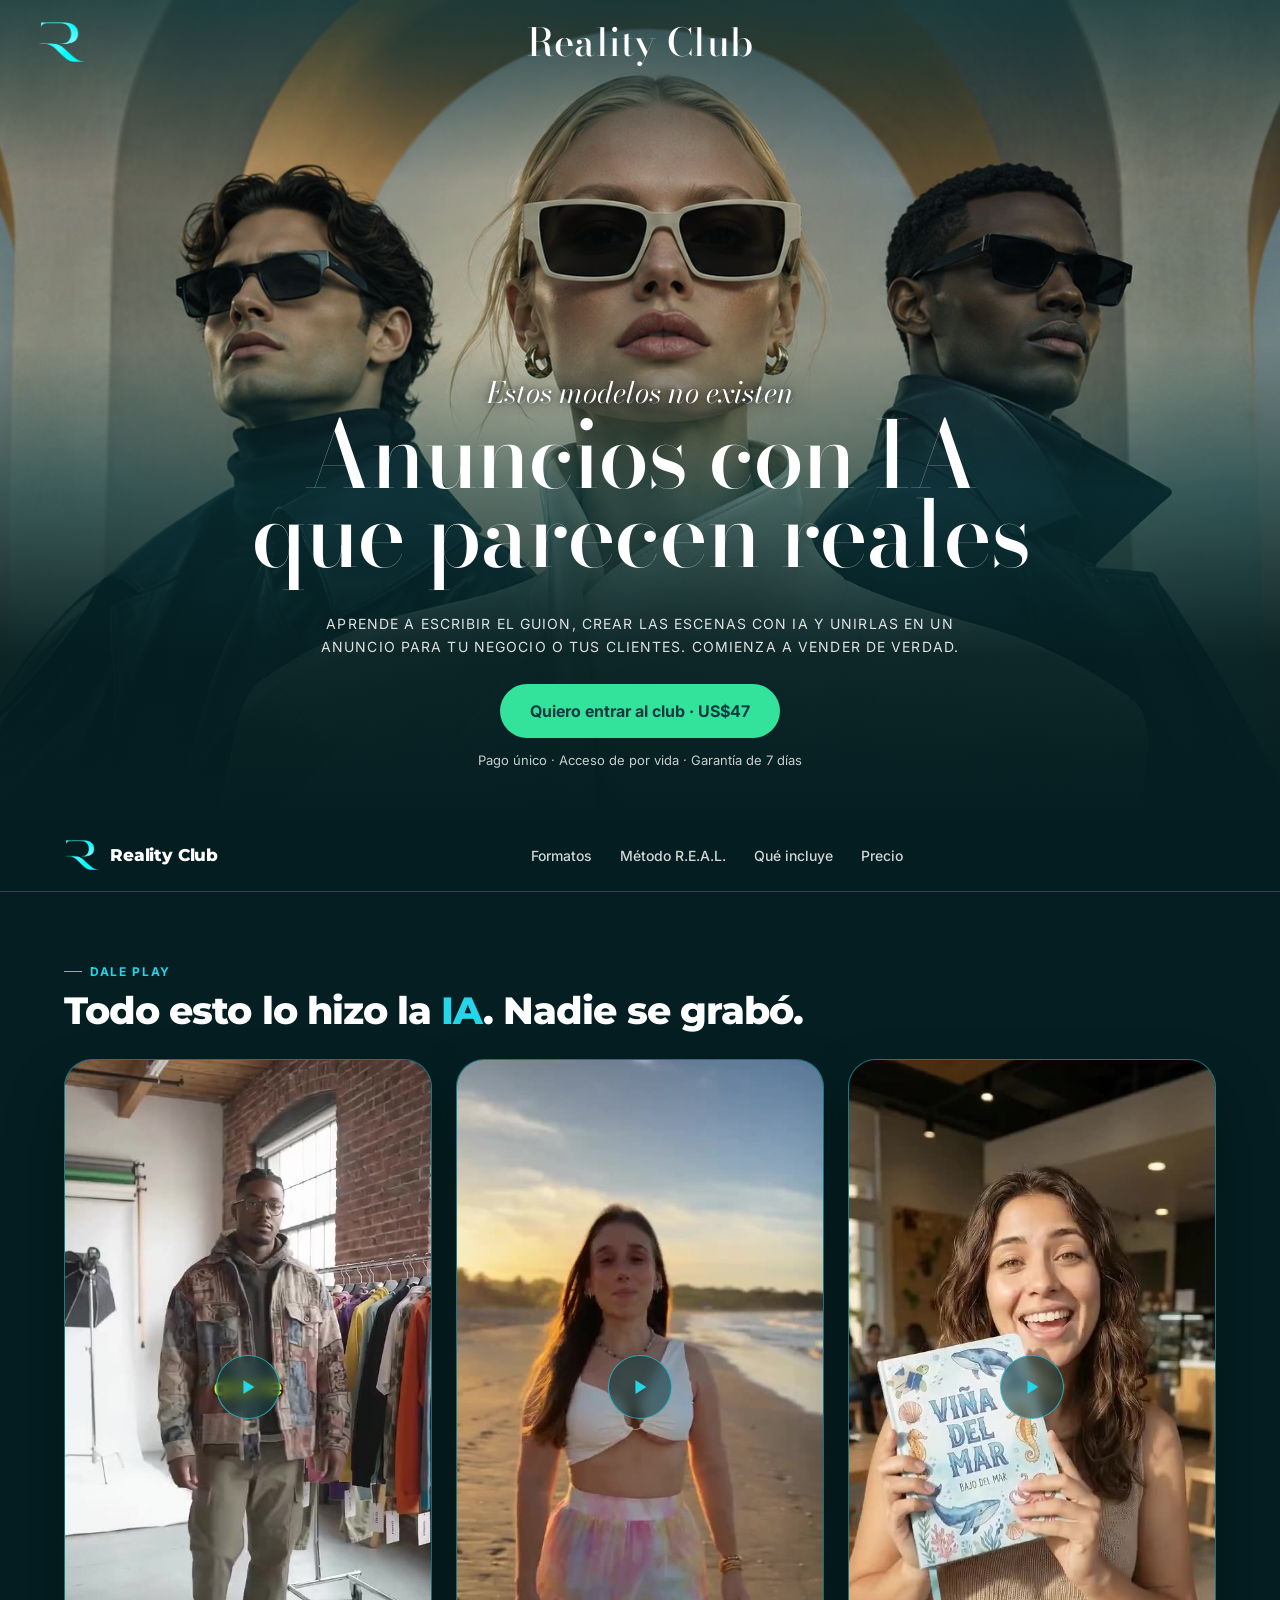
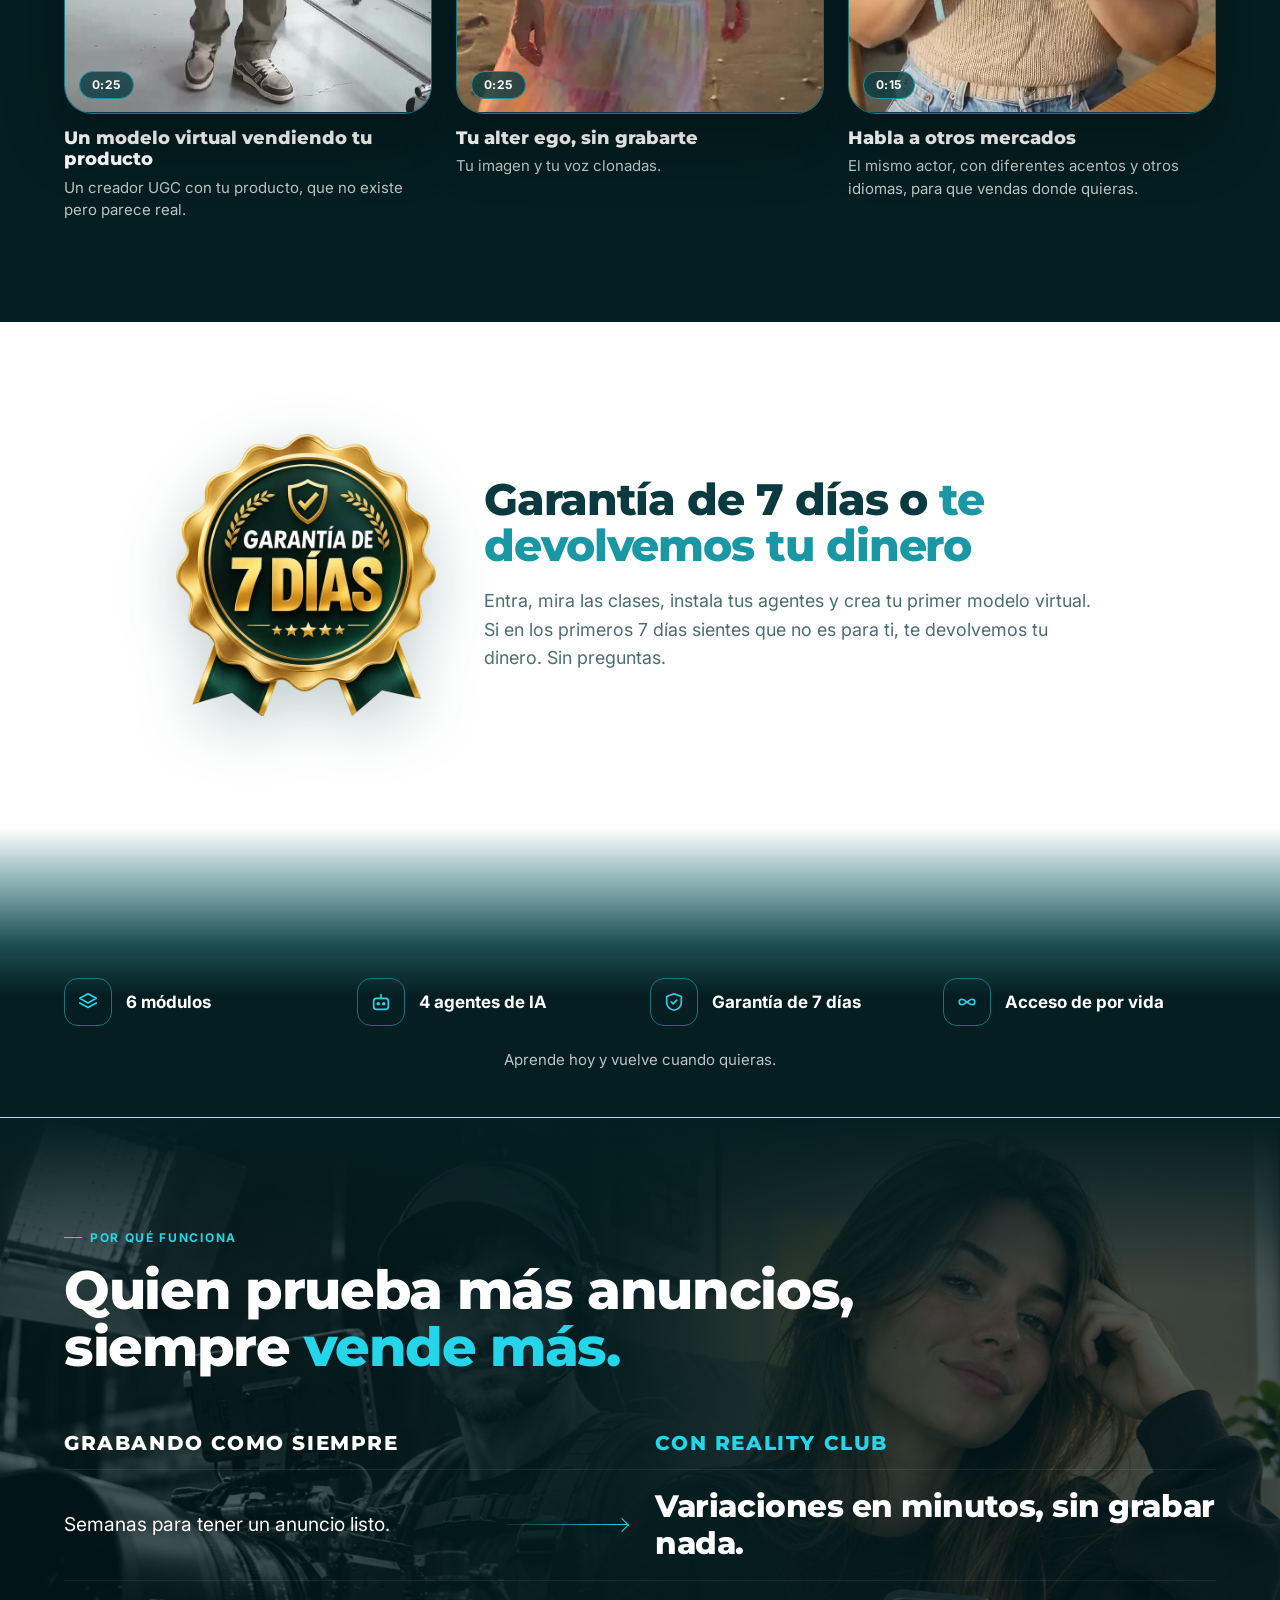
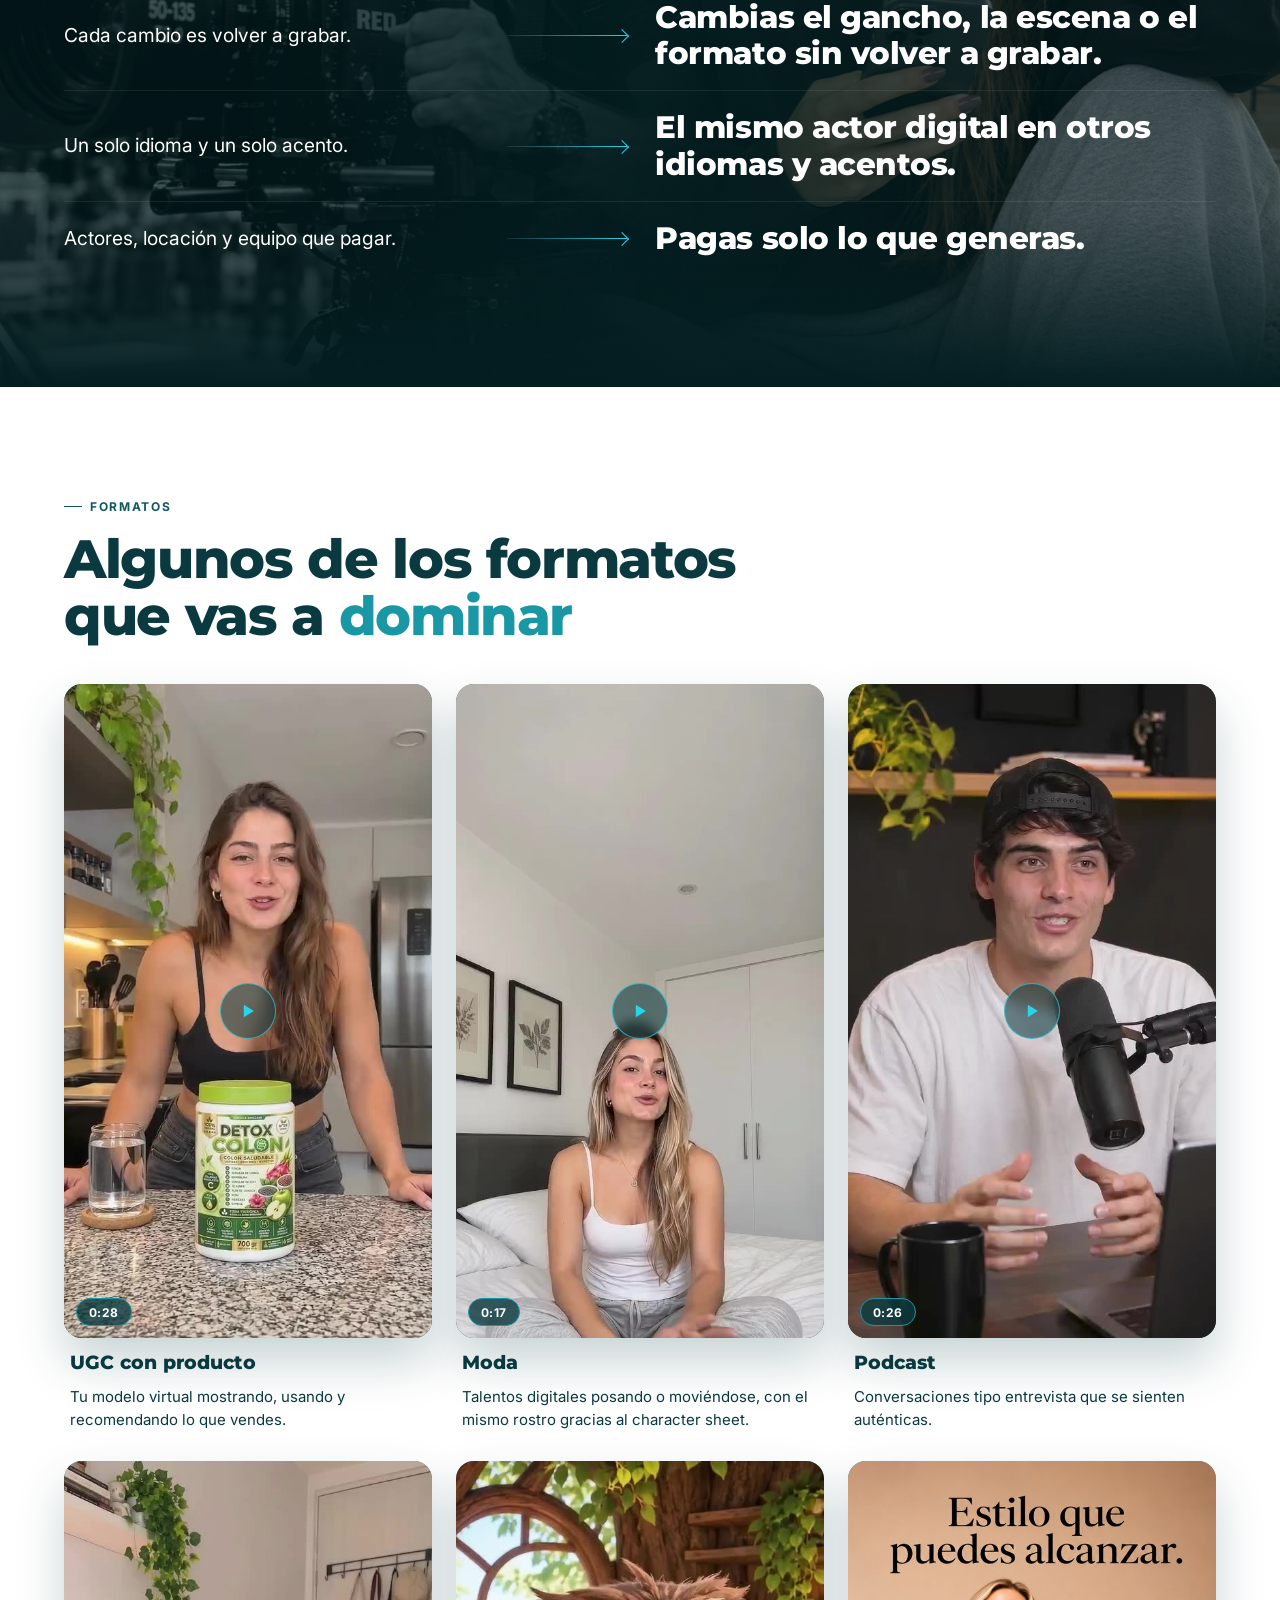
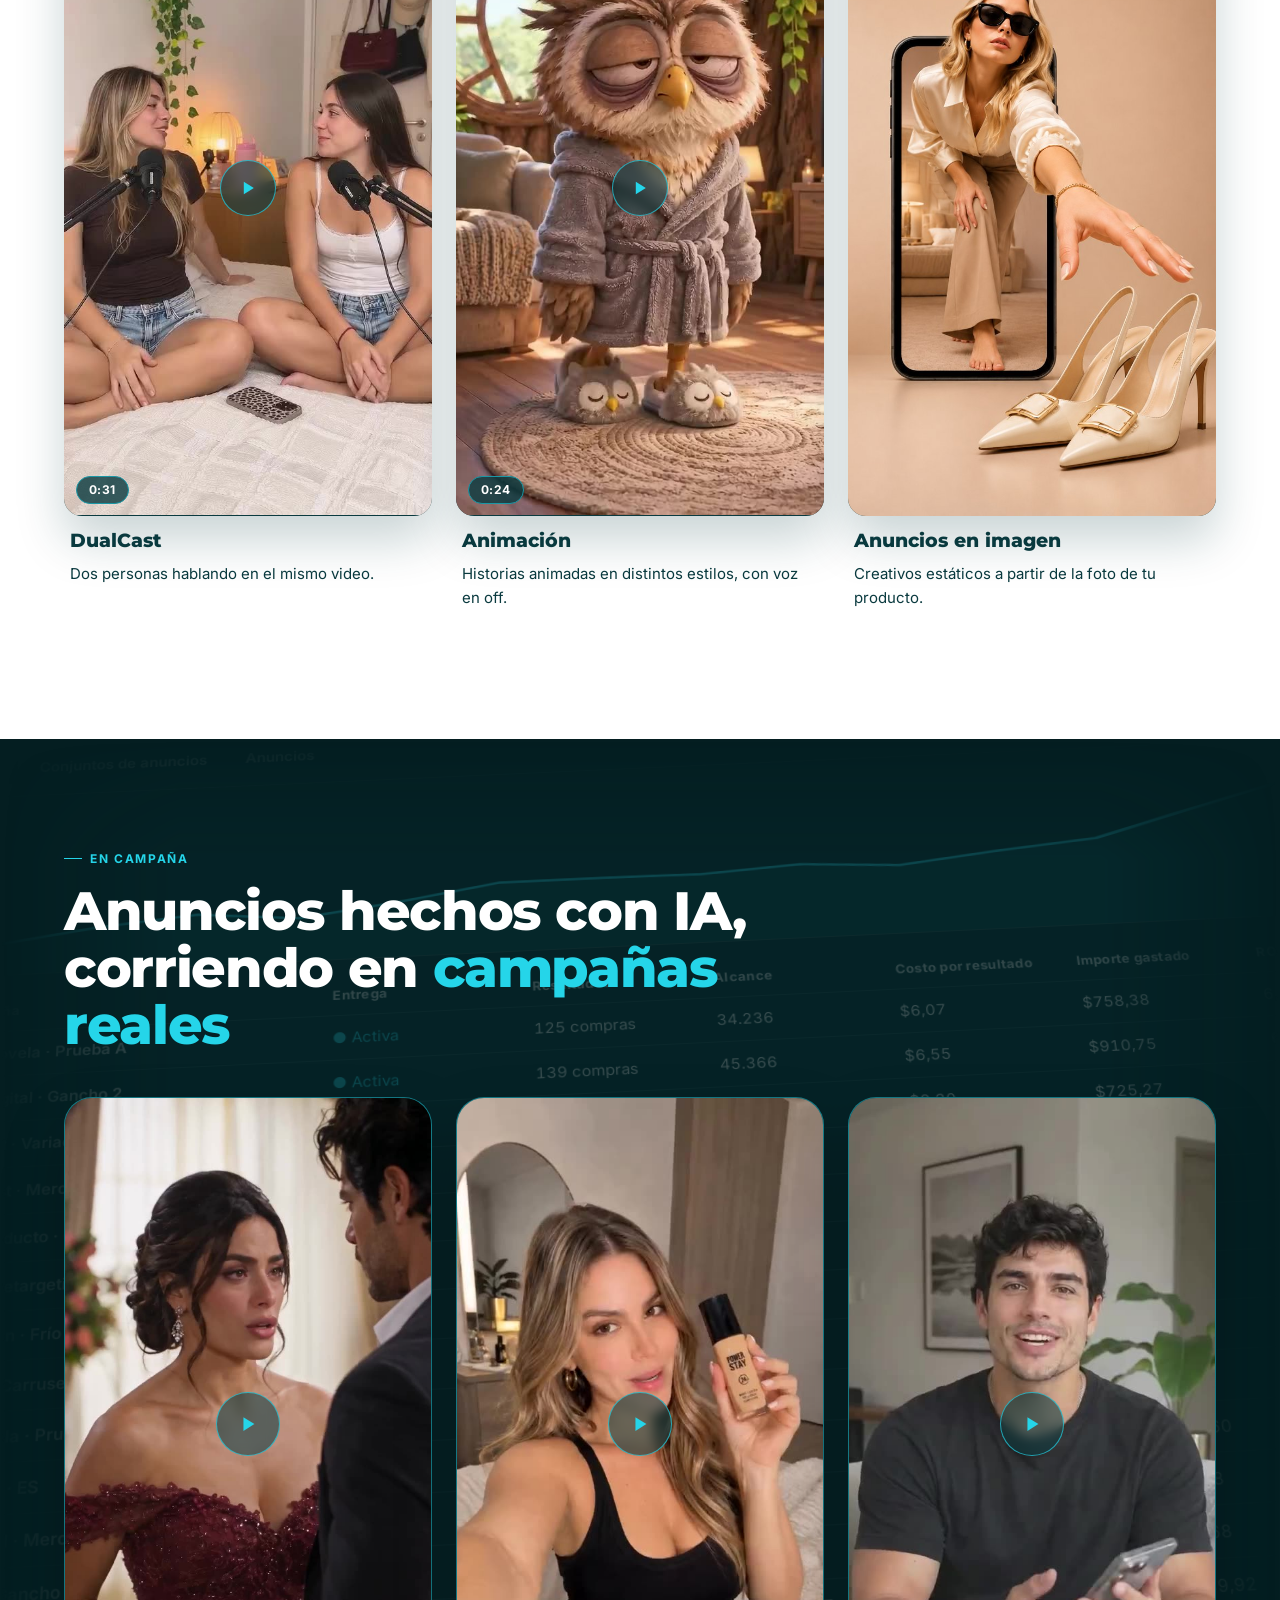
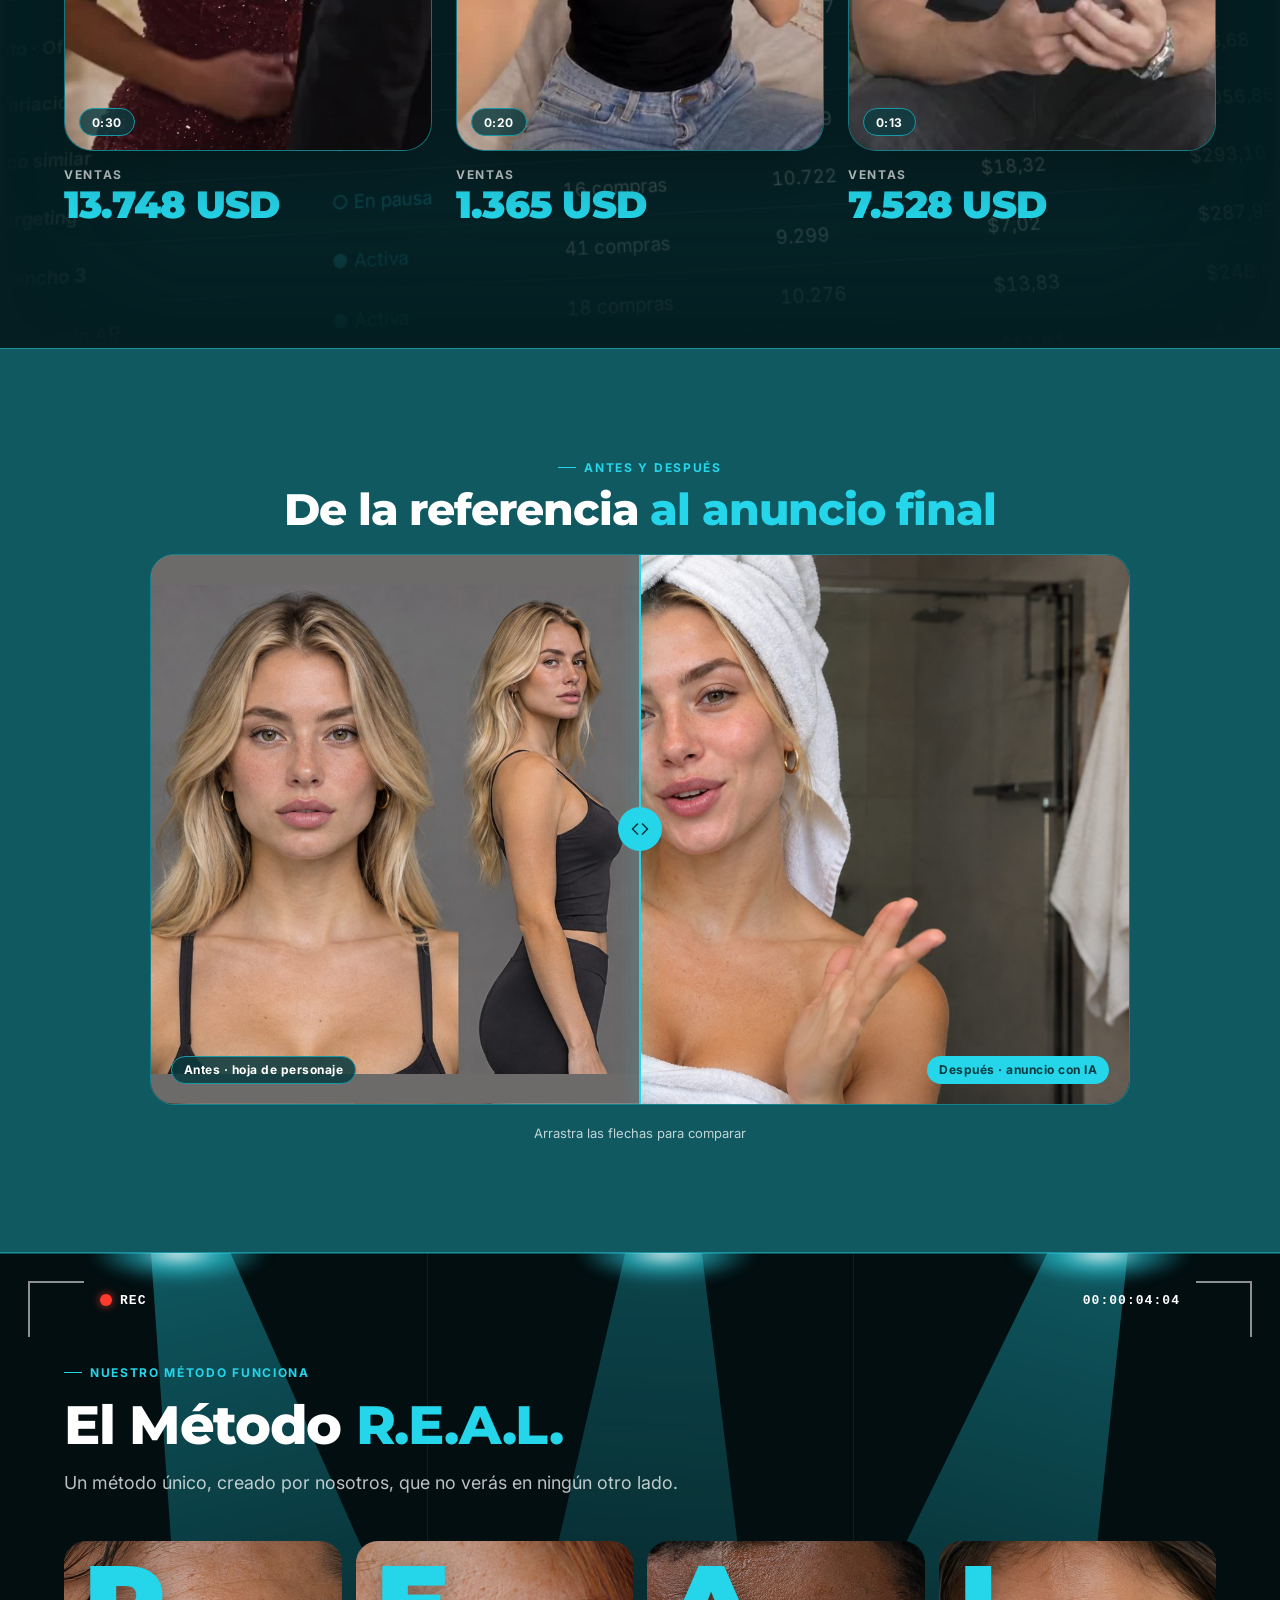
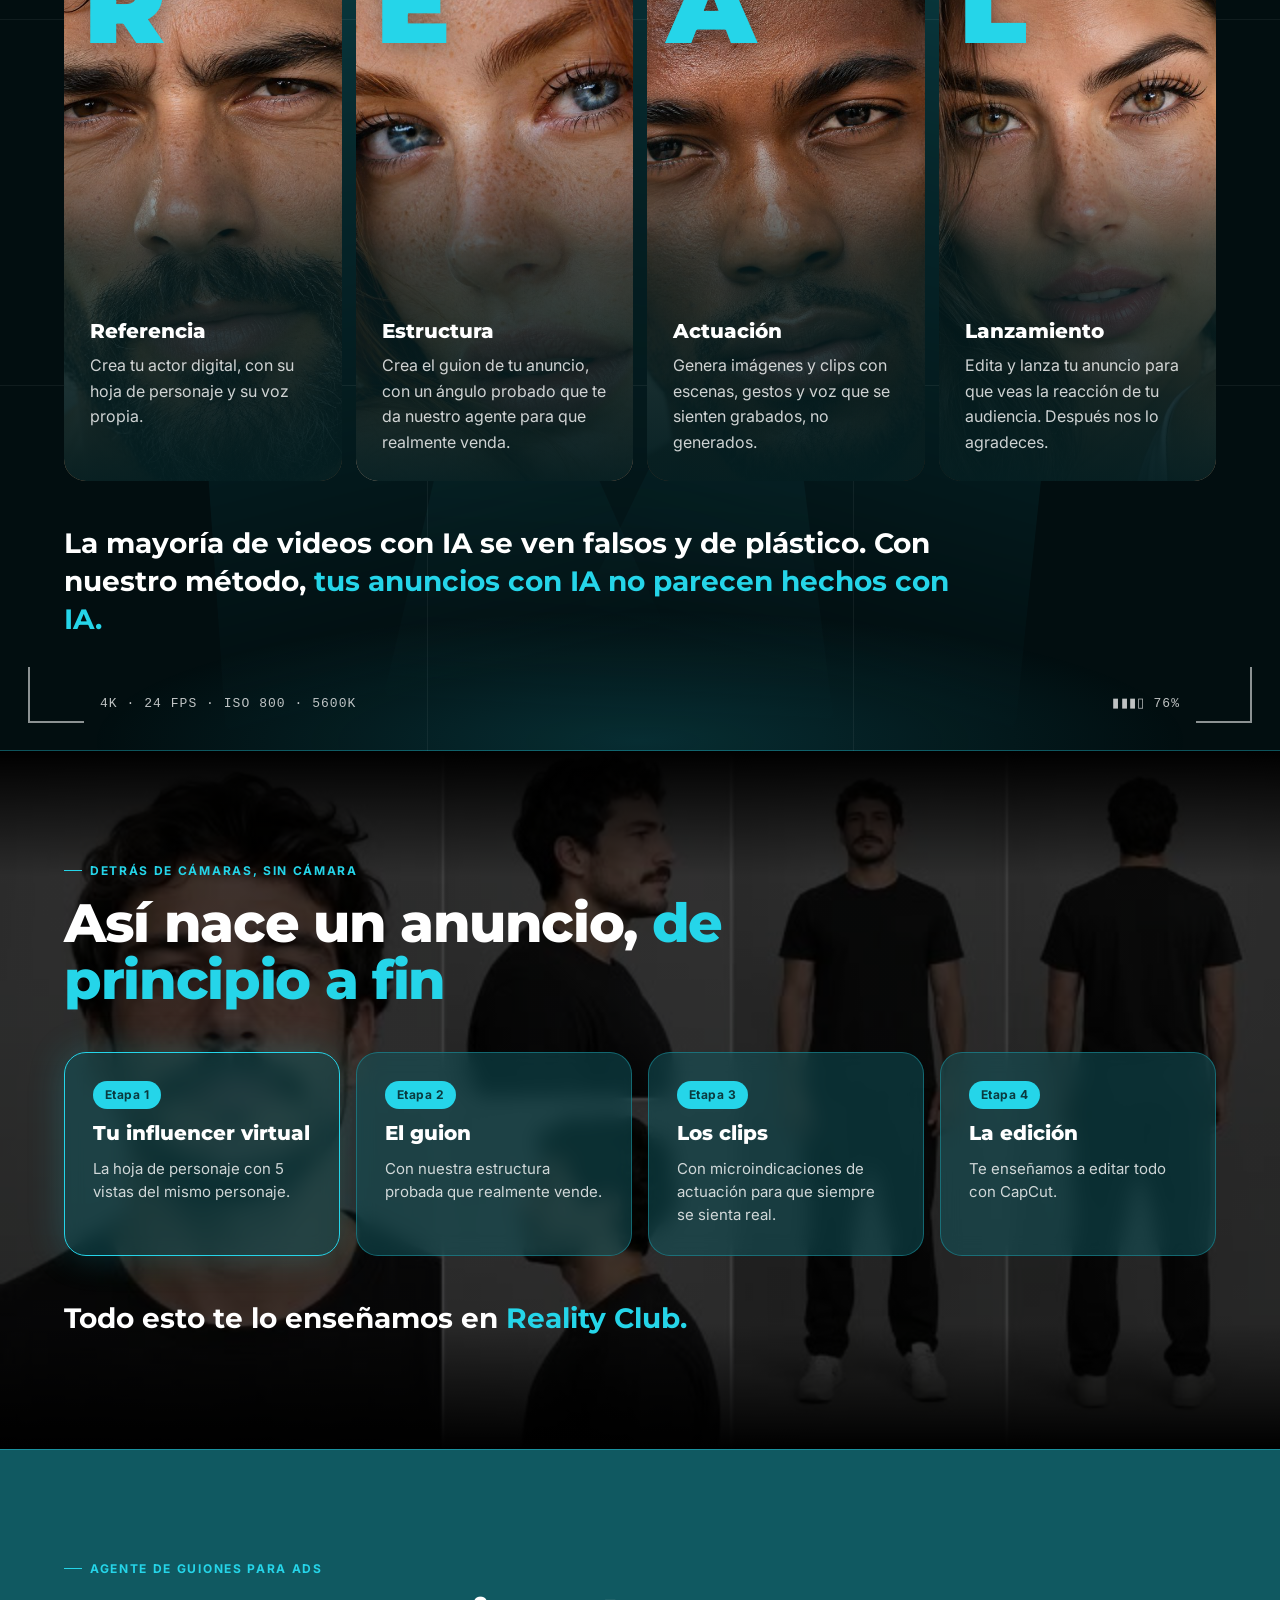
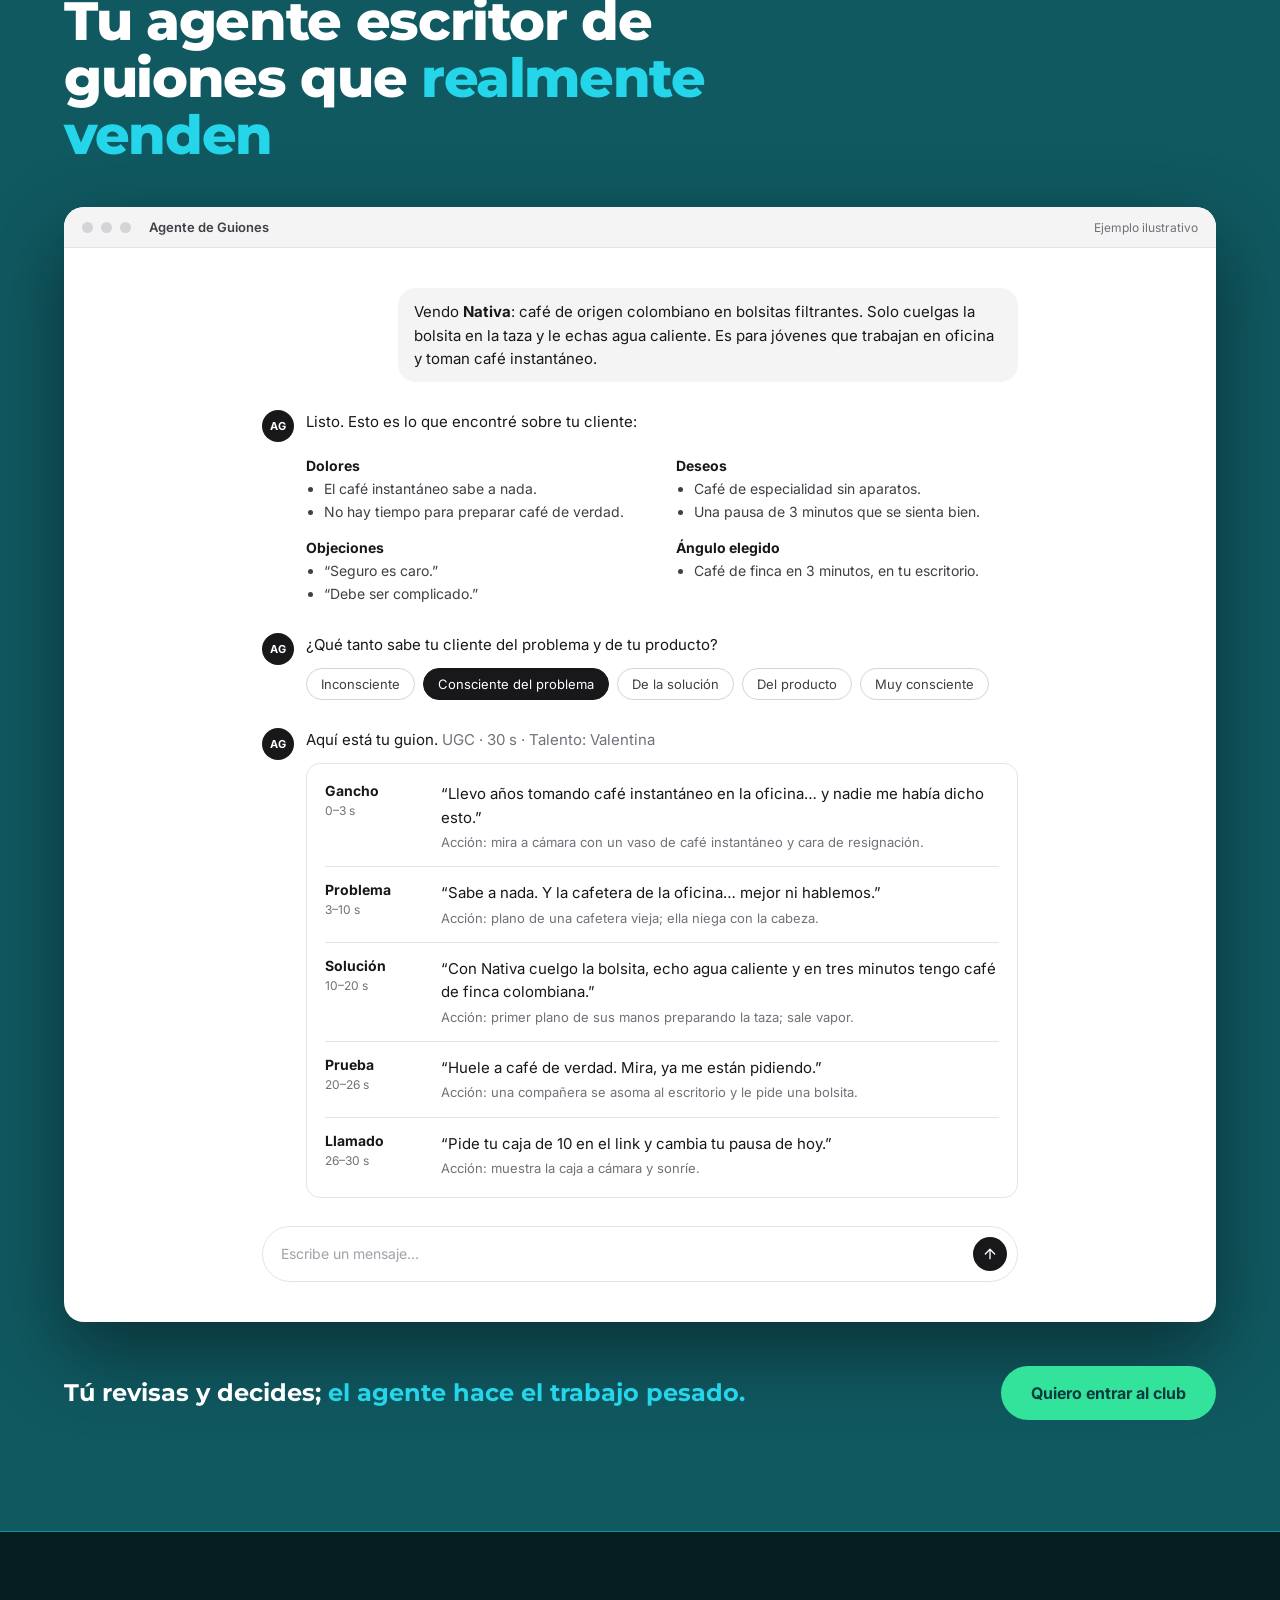
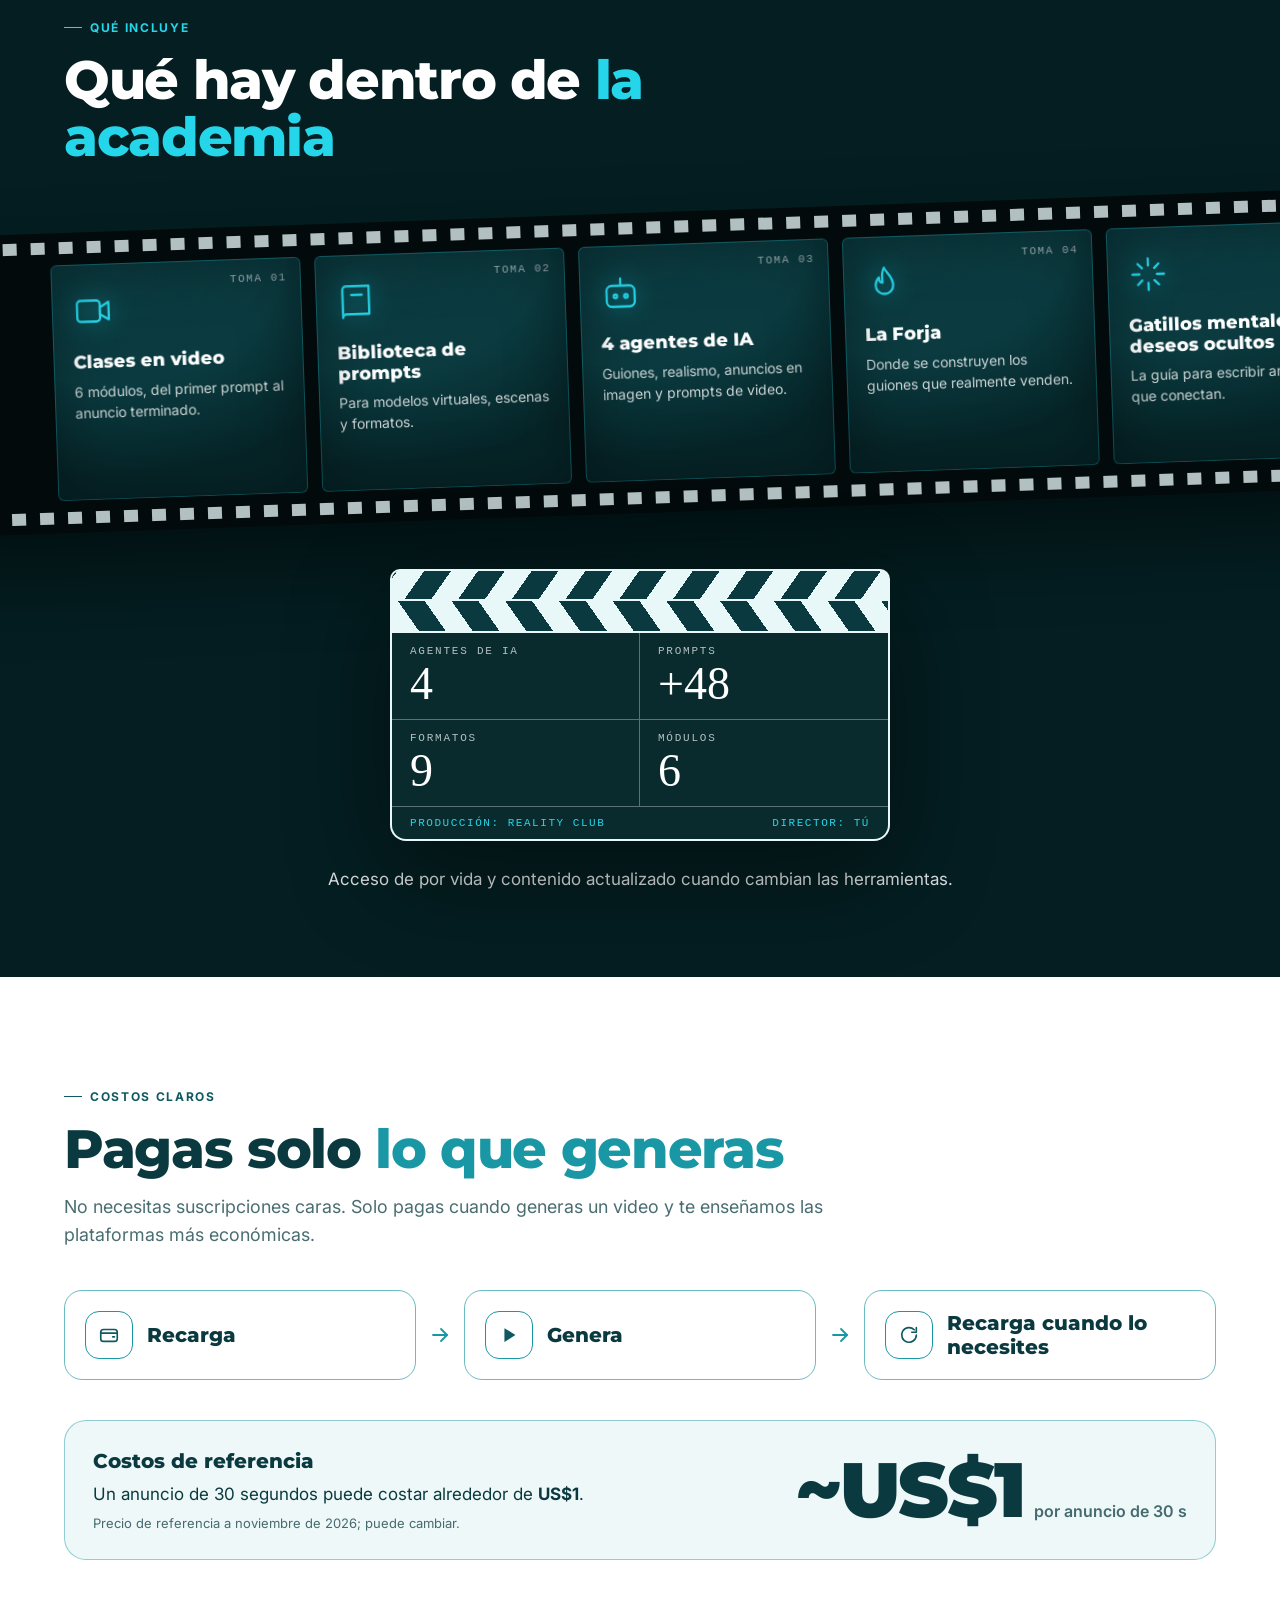
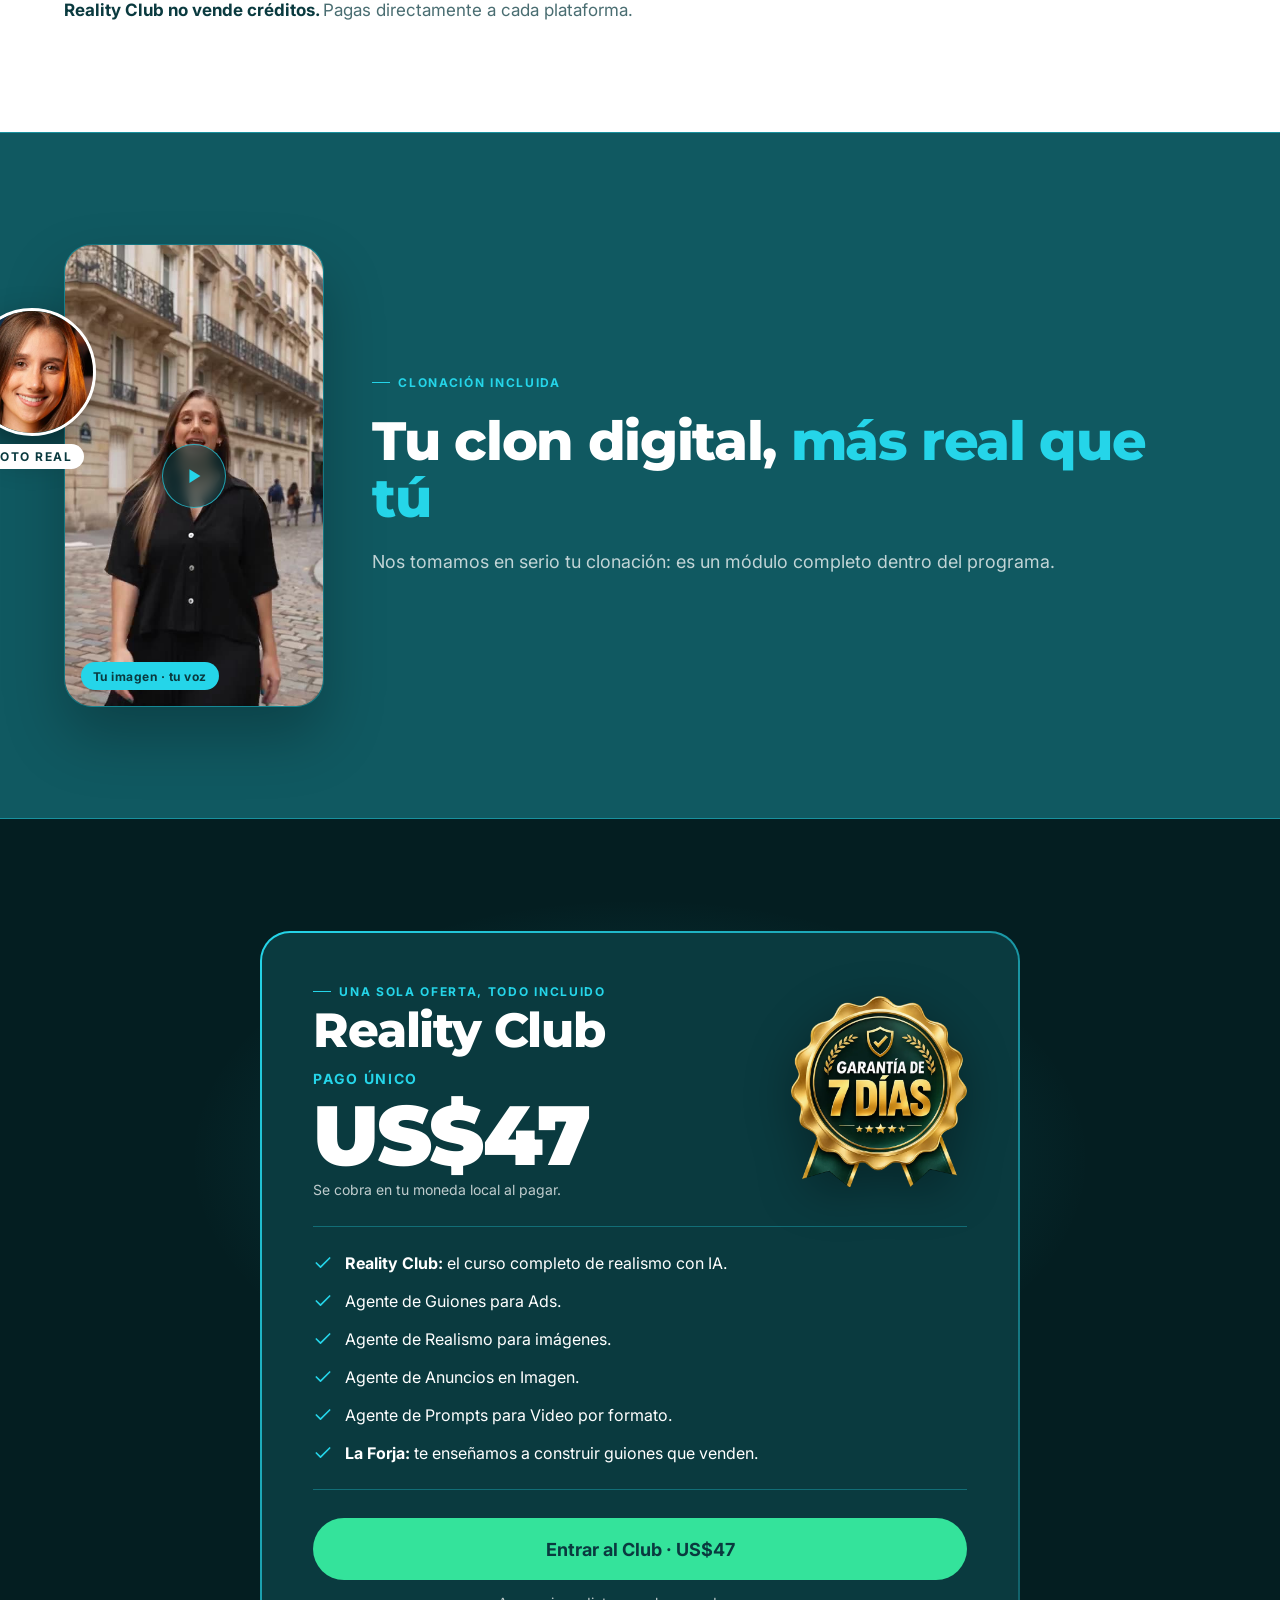
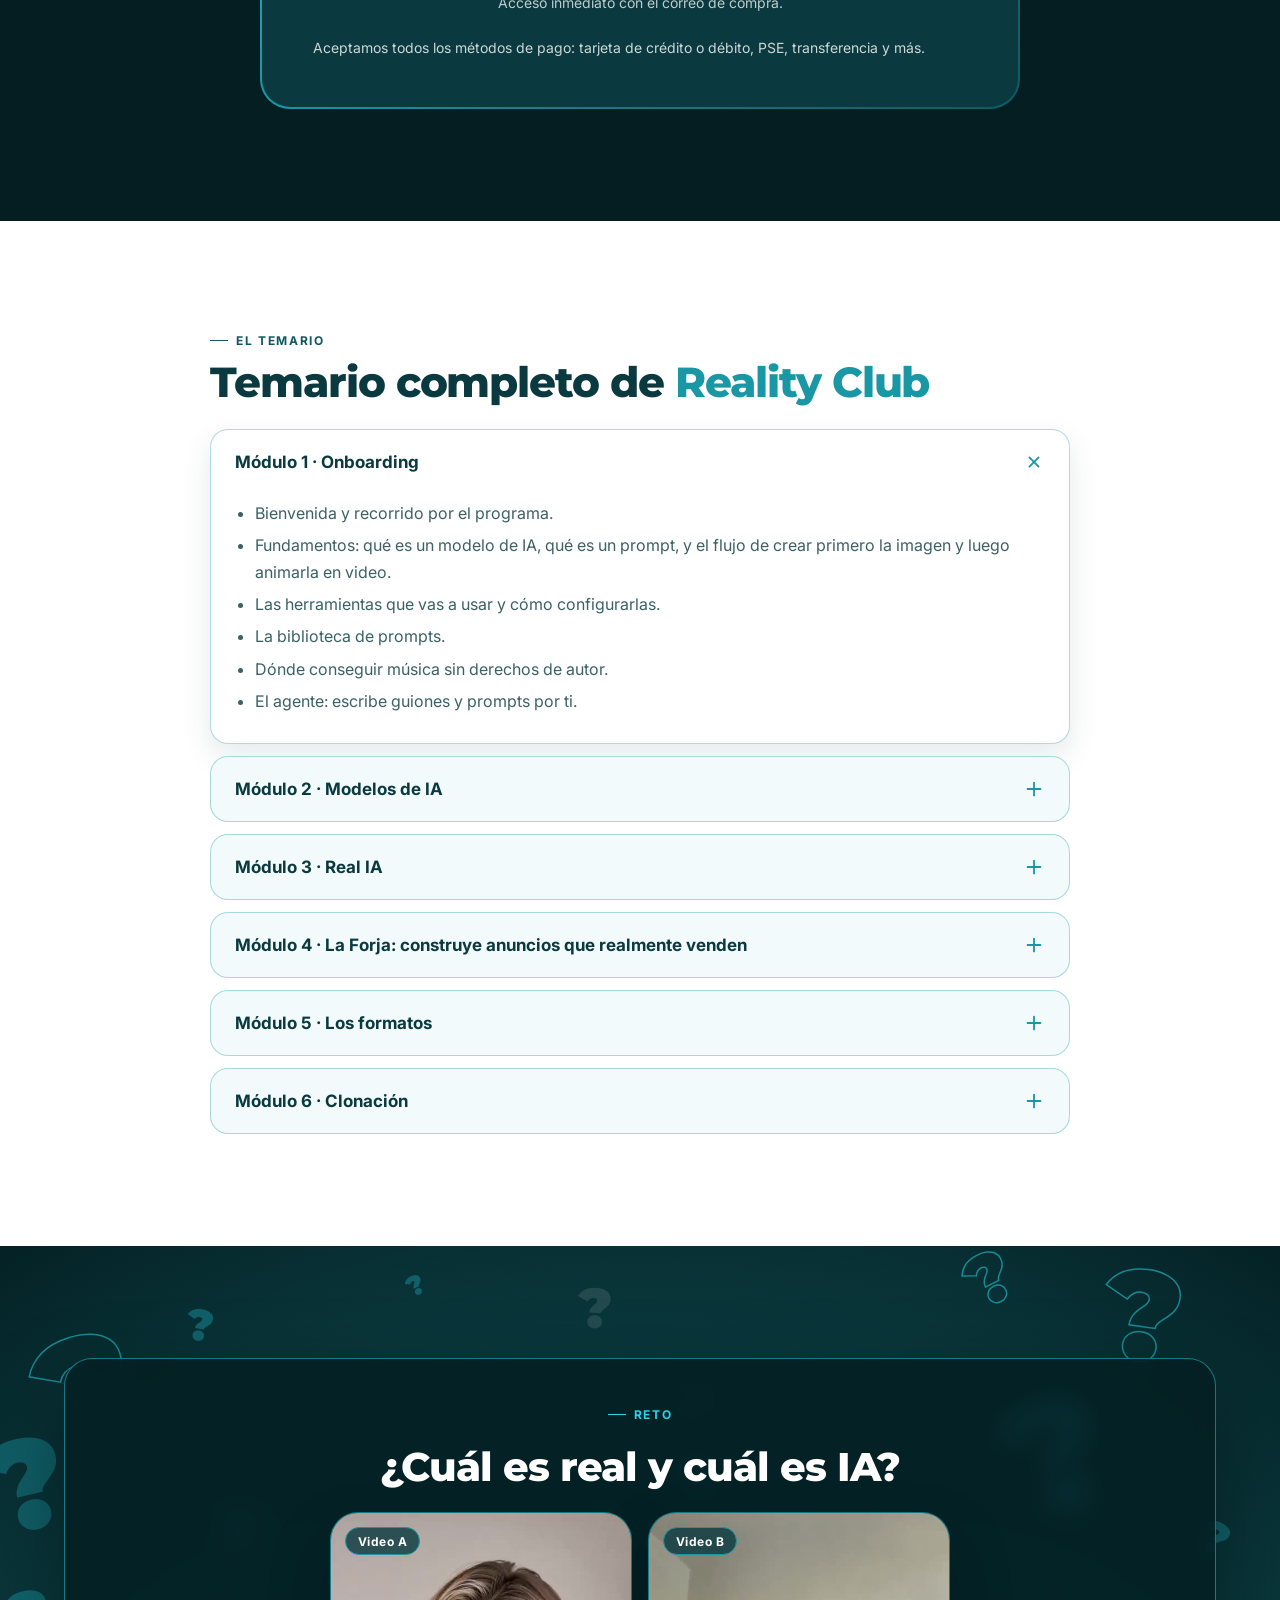
<file: index.html>
<!doctype html>
<html lang="es">
<head>
<meta charset="utf-8">
<meta name="viewport" content="width=device-width, initial-scale=1">
<title>Reality Club · Anuncios con IA que parecen reales</title>
<meta name="description" content="Aprende a crear anuncios con IA que parecen grabados por personas reales. Sin cámara, sin actores y sin productora.">
<meta name="theme-color" content="#041E21">
<link rel="icon" type="image/png" href="assets/a59d93ea5057dcfba0fdac7e6adc9930.png">
<link rel="preconnect" href="https://fonts.googleapis.com">
<link rel="preconnect" href="https://fonts.gstatic.com" crossorigin="anonymous">
<link rel="stylesheet" href="https://fonts.googleapis.com/css2?family=Bodoni+Moda:ital,wght@0,400;0,500;0,600;1,400;1,500&amp;family=Inter:wght@400;500;600;700&amp;family=Montserrat:wght@700;800;900&amp;family=Permanent+Marker&amp;display=swap">
<link rel="stylesheet" href="css/styles.css">
</head>
<body>
<div style="width: 100%; background: #041E21; color: #FFFFFF; font-family: -apple-system, 'SF Pro Text', Inter, sans-serif; overflow-x: clip">

<!-- 2 · HERO EDITORIAL -->
<header class="hero-box" aria-label="Portada" style="position: relative; height: clamp(720px, 64vw, 960px); overflow: hidden; background: #041E21">
  <img loading="lazy" fetchpriority="high" class="anim-settle hero-d" src="assets/e110eab4cba68945ea865051d76433cf.jpg" alt="Tres modelos virtuales creados con IA, con gafas de sol y abrigos, frente a arcos de concreto al atardecer" style="position: absolute; inset: 0; width: 100%; height: 100%; object-fit: cover; object-position: 50% 28%">
  <img loading="lazy" class="anim-settle hero-m" src="assets/7df9959986d89da0952d3efeab47b73c.jpg" alt="Tres modelos virtuales creados con IA, con gafas de sol y abrigos, frente a arcos de concreto al atardecer" style="position: absolute; inset: 0; width: 100%; height: 100%; object-fit: cover; object-position: 50% 15%">
  <div aria-hidden="true" style="position: absolute; inset: 0; background: linear-gradient(180deg, #0A3A3F 0%, #1A97A5 45%, #25D5E9 100%); mix-blend-mode: soft-light; opacity: 0.45"></div>
  <div aria-hidden="true" style="position: absolute; inset: 0; background: linear-gradient(180deg, rgba(10,58,63,0.7) 0%, rgba(10,58,63,0) 22%, rgba(10,58,63,0) 42%, rgba(10,58,63,0.62) 60%, rgba(4,30,33,0.94) 80%, #041E21 100%)"></div>

  <div style="position: absolute; top: 0; left: 0; right: 0; display: grid; grid-template-columns: 1fr auto 1fr; align-items: center; padding: 20px clamp(16px, 3vw, 40px); z-index: 3">
    <a href="#top-rest" aria-label="Reality Club, inicio" style="justify-self: start; display: inline-flex; align-items: center; min-height: 44px; color: #FFFFFF">
      <img src="assets/a59d93ea5057dcfba0fdac7e6adc9930.png" alt="" style="height: 40px; width: auto; display: block">
    </a>
    <p style="margin: 0; font-family: 'Bodoni Moda', Georgia, serif; font-size: clamp(26px, 3vw, 44px); font-weight: 500; letter-spacing: 0.01em; line-height: 1">Reality Club</p>
    <span aria-hidden="true"></span>
  </div>

  <div style="position: absolute; left: 0; right: 0; bottom: clamp(28px, 4vw, 56px); display: flex; flex-direction: column; align-items: center; text-align: center; padding: 0 20px; z-index: 2">
    <p class="anim-rise" style="margin: 0; font-family: 'Bodoni Moda', Georgia, serif; font-style: italic; font-size: clamp(20px, 2.3vw, 34px); color: #FFFFFF; font-weight: 400; text-shadow: 0 2px 18px rgba(4,30,33,0.85), 0 0 6px rgba(4,30,33,0.6)">Estos modelos no existen</p>
    <h1 class="anim-rise" style="margin: 0; font-family: 'Bodoni Moda', 'Playfair Display', Georgia, serif; font-weight: 500; letter-spacing: -0.02em; font-size: clamp(44px, 7.2vw, 110px); line-height: 0.86; color: #FFFFFF; max-width: 1200px; text-wrap: balance">Anuncios con IA que parecen reales</h1>
    <p class="anim-rise-2 hero-body" style="margin: 40px 0 0; max-width: 700px; font-size: 14px; line-height: 1.6; letter-spacing: 0.08em; text-transform: uppercase; color: rgba(255,255,255,0.86)">Aprende a escribir el guion, crear las escenas con IA y unirlas en un anuncio para tu negocio o tus clientes. Comienza a vender de verdad.</p>
    <a class="btn anim-rise-2" href="#oferta" style="margin-top: 26px; background: #34E39B; color: #0A3A3F">Quiero entrar al club · US$47</a>
    <p class="anim-rise-2" style="margin: 14px 0 0; font-size: 13px; color: rgba(255,255,255,0.78)">Pago único · Acceso de por vida · Garantía de 7 días</p>
  </div>
</header>

<!-- RESTO DE LA PÁGINA (contiene el menú y la barra de precio fijos) -->
<div id="top-rest" style="position: relative">

<!-- 1 · NAVEGACIÓN (aparece al salir del hero) -->
<nav aria-label="Principal" style="position: sticky; top: 0; z-index: 50; background: rgba(4,30,33,0.92); backdrop-filter: blur(14px); -webkit-backdrop-filter: blur(14px); border-bottom: 1px solid rgba(26,151,165,0.45)">
  <div class="wrap" style="display: flex; align-items: center; justify-content: space-between; gap: 16px; min-height: 72px">
    <a href="#top-rest" style="display: inline-flex; align-items: center; gap: 10px; text-decoration: none; color: #FFFFFF; min-height: 44px">
      <img loading="lazy" src="assets/a59d93ea5057dcfba0fdac7e6adc9930.png" alt="" style="height: 30px; width: auto; display: block">
      <span style="font-family: Montserrat, sans-serif; font-weight: 800; font-size: 17px; letter-spacing: -0.01em">Reality Club</span>
    </a>
    <div class="navlinks" style="display: flex; gap: 28px; align-items: center">
      <a href="#formatos">Formatos</a>
      <a href="#metodo">Método R.E.A.L.</a>
      <a href="#incluye">Qué incluye</a>
      <a href="#oferta">Precio</a>
    </div>
    <div style="display: flex; align-items: center; gap: 10px">
    </div>
  </div>
</nav>

<!-- 3 · CARRUSEL DE VIDEOS DEL HERO -->
<section class="hero-vids" aria-label="Ejemplos en video" style="padding: 72px 0 88px">
  <div class="wrap">
    <div style="display: flex; justify-content: space-between; align-items: flex-end; gap: 16px; flex-wrap: wrap; margin-bottom: 28px">
      <div style="display: flex; flex-direction: column; gap: 12px">
        <span class="eyebrow">Dale play</span>
        <h2 class="h2" style="font-size: clamp(26px, 3vw, 38px)">Todo esto lo hizo la <span class="hl">IA</span>. Nadie se grabó.</h2>
      </div>
    </div>
    <div class="rail">
      <article style="display: flex; flex-direction: column; gap: 14px">
          <div class="phone">
            <video data-vid="h2" src="assets/5fec6890a79775f68cf2a9f6c7c5e880.mp4" poster="assets/cba5ac8265e34da2424d4dc18e4bd55e.jpg" playsInline="playsInline" preload="none" aria-label="Anuncio hecho con IA: un creador UGC con el producto" style="position: absolute; inset: 0; width: 100%; height: 100%; object-fit: cover"></video>
          <button type="button" class="reto-btn" data-vid-toggle="h2" aria-label="Reproducir video con sonido"><span class="dc-if" data-play-ind="h2"><span class="play" aria-hidden="true"><svg width="22" height="22" viewBox="0 0 24 24" fill="currentColor" aria-hidden="true"><path d="M7 4.5v15l12-7.5z"></path></svg></span></span></button>
            <span class="pill pill-a" style="position: absolute; left: 14px; bottom: 14px; background: rgba(10,58,63,0.8); color: #FFFFFF">0:25</span>
          </div>
          <div>
            <h3 class="h3" style="font-size: 18px">Un modelo virtual vendiendo tu producto</h3>
            <p class="muted" style="margin: 6px 0 0; font-size: 15px; line-height: 1.5">Un creador UGC con tu producto, que no existe pero parece real.</p>
          </div>
        </article>
      <article style="display: flex; flex-direction: column; gap: 14px">
          <div class="phone">
            <video data-vid="h1" src="assets/5e767563e6753cbeb59e767403b02d7f.mp4" poster="assets/0ff863a52c4bf808f2997f31a50fd972.jpg" playsInline="playsInline" preload="none" aria-label="Anuncio hecho con IA: un alter ego con imagen y voz clonadas" style="position: absolute; inset: 0; width: 100%; height: 100%; object-fit: cover"></video>
          <button type="button" class="reto-btn" data-vid-toggle="h1" aria-label="Reproducir video con sonido"><span class="dc-if" data-play-ind="h1"><span class="play" aria-hidden="true"><svg width="22" height="22" viewBox="0 0 24 24" fill="currentColor" aria-hidden="true"><path d="M7 4.5v15l12-7.5z"></path></svg></span></span></button>
            <span class="pill pill-a" style="position: absolute; left: 14px; bottom: 14px; background: rgba(10,58,63,0.8); color: #FFFFFF">0:25</span>
          </div>
          <div>
            <h3 class="h3" style="font-size: 18px">Tu alter ego, sin grabarte</h3>
            <p class="muted" style="margin: 6px 0 0; font-size: 15px; line-height: 1.5">Tu imagen y tu voz clonadas.</p>
          </div>
        </article>
      <article style="display: flex; flex-direction: column; gap: 14px">
          <div class="phone">
            <video data-vid="h3" src="assets/40437ec91e17f72b55b083f6c26d58e5.mp4" poster="assets/a57fedfc63e0fb89834632bd52b679a3.jpg" playsInline="playsInline" preload="none" aria-label="Anuncio hecho con IA: el mismo talento digital hablándole a otro mercado" style="position: absolute; inset: 0; width: 100%; height: 100%; object-fit: cover"></video>
          <button type="button" class="reto-btn" data-vid-toggle="h3" aria-label="Reproducir video con sonido"><span class="dc-if" data-play-ind="h3"><span class="play" aria-hidden="true"><svg width="22" height="22" viewBox="0 0 24 24" fill="currentColor" aria-hidden="true"><path d="M7 4.5v15l12-7.5z"></path></svg></span></span></button>
            <span class="pill pill-a" style="position: absolute; left: 14px; bottom: 14px; background: rgba(10,58,63,0.8); color: #FFFFFF">0:15</span>
          </div>
          <div>
            <h3 class="h3" style="font-size: 18px">Habla a otros mercados</h3>
            <p class="muted" style="margin: 6px 0 0; font-size: 15px; line-height: 1.5">El mismo actor, con diferentes acentos y otros idiomas, para que vendas donde quieras.</p>
          </div>
        </article>
    </div>
    <p class="show-m muted" style="margin: 14px 0 0; font-size: 13px; text-align: center">Desliza para ver más →</p>
  </div>
</section>

<!-- 20 · GARANTÍA -->
<section class="sec light gar-sec">
  <div class="wrap" style="display: flex; flex-wrap: wrap; gap: 48px; align-items: center; justify-content: center">
    <img loading="eager" fetchpriority="low" decoding="async" src="assets/16232da9c9de6f819c0187356140f6d2.webp" alt="Sello de garantía de 7 días" style="flex: none; width: 260px; height: auto; display: block; filter: drop-shadow(0 18px 30px rgba(10,58,63,0.25))">
    <div style="flex: 1 1 420px; max-width: 620px; display: flex; flex-direction: column; gap: 18px">
      <h2 class="h2" style="font-size: clamp(28px, 3.4vw, 44px)">Garantía de 7 días o <span class="hl">te devolvemos tu dinero</span></h2>
      <p class="lead">Entra, mira las clases, instala tus agentes y crea tu primer modelo virtual. Si en los primeros 7 días sientes que no es para ti, te devolvemos tu dinero. Sin preguntas.</p>
    </div>
  </div>
</section>

<!-- 4 · BARRA DE CONFIANZA -->
<section class="trust-sec" aria-label="Lo que recibes" style="border-bottom: 1px solid rgba(37,213,233,0.45); background: linear-gradient(180deg, #FFFFFF 0%, #8FB5B8 18%, #1E4F54 40%, #041E21 58%, #041E21 100%)">
  <div class="wrap trust-wrap" style="padding-top: 150px; padding-bottom: 48px; display: flex; flex-direction: column; gap: 24px; align-items: center">
    <div style="display: grid; grid-template-columns: repeat(auto-fit, minmax(200px, 1fr)); gap: 20px; width: 100%">
      <div style="display: flex; align-items: center; gap: 14px">
        <div class="icon"><svg width="22" height="22" viewBox="0 0 24 24" fill="none" stroke="currentColor" stroke-width="1.8" stroke-linecap="round" stroke-linejoin="round" aria-hidden="true"><path d="m12 3 9 5-9 5-9-5z"></path><path d="m3 13 9 5 9-5"></path></svg></div>
        <span style="font-weight: 700; font-size: 17px">6 módulos</span>
      </div>
      <div style="display: flex; align-items: center; gap: 14px">
        <div class="icon"><svg width="22" height="22" viewBox="0 0 24 24" fill="none" stroke="currentColor" stroke-width="1.8" stroke-linecap="round" stroke-linejoin="round" aria-hidden="true"><rect x="4" y="8" width="16" height="12" rx="3"></rect><path d="M12 4v4"></path><circle cx="9" cy="14" r="1"></circle><circle cx="15" cy="14" r="1"></circle></svg></div>
        <span style="font-weight: 700; font-size: 17px">4 agentes de IA</span>
      </div>
      <div style="display: flex; align-items: center; gap: 14px">
        <div class="icon"><svg width="22" height="22" viewBox="0 0 24 24" fill="none" stroke="currentColor" stroke-width="1.8" stroke-linecap="round" stroke-linejoin="round" aria-hidden="true"><path d="M12 3 4 6v6c0 5 3.5 8 8 9 4.5-1 8-4 8-9V6z"></path><path d="m9 12 2 2 4-4"></path></svg></div>
        <span style="font-weight: 700; font-size: 17px">Garantía de 7 días</span>
      </div>
      <div style="display: flex; align-items: center; gap: 14px">
        <div class="icon"><svg width="22" height="22" viewBox="0 0 24 24" fill="none" stroke="currentColor" stroke-width="1.8" stroke-linecap="round" stroke-linejoin="round" aria-hidden="true"><path d="M6.5 9a3 3 0 1 0 0 6c2.5 0 3.5-2 5.5-3s3-3 5.5-3a3 3 0 1 1 0 6c-2.5 0-3.5-2-5.5-3S9 9 6.5 9z"></path></svg></div>
        <span style="font-weight: 700; font-size: 17px">Acceso de por vida</span>
      </div>
    </div>
    <p class="muted" style="margin: 0; font-size: 15px">Aprende hoy y vuelve cuando quieras.</p>
  </div>
</section>

<!-- 5 · QUIEN PRUEBA MÁS (COMPARATIVA) -->
<section id="vs-sec" class="sec vs-sec-old" style="position: relative; overflow: hidden">
  <div aria-hidden="true" style="position: absolute; inset: 0; z-index: 0; pointer-events: none">
    <div class="vs-bg vs-bg-left"><img loading="lazy" class="vs-bg-img vs-kb-a" src="assets/c25e1bd62c834dad4a86577f20b43b6b.jpg" alt=""></div>
    <div class="vs-bg vs-bg-right"><img loading="lazy" class="vs-bg-img vs-kb-b" src="assets/04c4be2b15b5a7857df5cfb7e9499cc9.jpg" alt=""></div>
    <div class="vs-ov" style="position: absolute; inset: 0; background: linear-gradient(180deg, #041E21 0%, rgba(4,30,33,0.6) 20%, rgba(4,30,33,0.6) 80%, #041E21 100%)"></div>
  </div>
  <div class="wrap" style="position: relative; z-index: 1; display: flex; flex-direction: column; gap: 56px">
    <div style="display: flex; flex-direction: column; gap: 16px; max-width: 820px">
      <span class="eyebrow">Por qué funciona</span>
      <h2 class="h2">Quien prueba más anuncios, siempre <span class="hl">vende más.</span></h2>
    </div>
    <div>
      <div class="vs-row vs-head" aria-hidden="true">
        <span style="font-family: Montserrat, sans-serif; font-size: clamp(16px, 1.6vw, 20px); font-weight: 800; letter-spacing: 0.08em; text-transform: uppercase; color: #FFFFFF">Grabando como siempre</span>
        <span></span>
        <span style="font-family: Montserrat, sans-serif; font-size: clamp(16px, 1.6vw, 20px); font-weight: 800; letter-spacing: 0.08em; text-transform: uppercase; color: #25D5E9">Con Reality Club</span>
      </div>
      <div class="vs-tabs" role="group" aria-label="Comparar" style="margin-bottom: 18px">
        <button type="button" class="on-old" aria-pressed="true" data-vs="old">Grabando como siempre</button>
        <button type="button" class="" aria-pressed="false" data-vs="new">Con Reality Club</button>
      </div>
      <ul id="vs-list" class="vs-list vs-tab-old">
      <li class="vs-row">
        <p class="vs-old"><span class="sr-only">Antes: </span>Semanas para tener un anuncio listo.</p>
        <span class="vs-arrow" aria-hidden="true"></span>
        <p class="vs-new"><span class="sr-only">Con Reality Club: </span>Variaciones en minutos, sin grabar nada.</p>
      </li>
      <li class="vs-row">
        <p class="vs-old"><span class="sr-only">Antes: </span>Cada cambio es volver a grabar.</p>
        <span class="vs-arrow" aria-hidden="true"></span>
        <p class="vs-new"><span class="sr-only">Con Reality Club: </span>Cambias el gancho, la escena o el formato sin volver a grabar.</p>
      </li>
      <li class="vs-row">
        <p class="vs-old"><span class="sr-only">Antes: </span>Un solo idioma y un solo acento.</p>
        <span class="vs-arrow" aria-hidden="true"></span>
        <p class="vs-new"><span class="sr-only">Con Reality Club: </span>El mismo actor digital en otros idiomas y acentos.</p>
      </li>
      <li class="vs-row">
        <p class="vs-old"><span class="sr-only">Antes: </span>Actores, locación y equipo que pagar.</p>
        <span class="vs-arrow" aria-hidden="true"></span>
        <p class="vs-new"><span class="sr-only">Con Reality Club: </span>Pagas solo lo que generas.</p>
      </li>
      </ul>
    </div>
  </div>
</section>

<!-- 6 · LOS FORMATOS -->
<section id="formatos" class="sec light fmt">
  <div class="wrap" style="display: flex; flex-direction: column; gap: 40px">
    <div style="display: flex; flex-direction: column; gap: 16px; max-width: 760px">
      <span class="eyebrow">Formatos</span>
      <h2 class="h2">Algunos de los formatos que vas a <span class="hl">dominar</span></h2>
    </div>
    <div class="rail">
      <article class="card" style="padding: 16px; display: flex; flex-direction: column; gap: 14px">
          <div class="thumb" style="aspect-ratio: 9 / 16">
            <video data-vid="f1" src="assets/812ed8e0771f9f4a4754814ff5ffa551.mp4" poster="assets/c8d4dd685e2762d8f0098faca8b50151.jpg" playsInline="playsInline" preload="none" aria-label="Ejemplo de formato UGC con producto" style="position: absolute; inset: 0; width: 100%; height: 100%; object-fit: cover"></video>
            <button type="button" class="reto-btn" data-vid-toggle="f1" aria-label="Reproducir video con sonido"><span class="dc-if" data-play-ind="f1"><span class="play" aria-hidden="true" style="width: 56px; height: 56px"><svg width="20" height="20" viewBox="0 0 24 24" fill="currentColor" aria-hidden="true"><path d="M7 4.5v15l12-7.5z"></path></svg></span></span></button>
            <span class="pill pill-a" style="position: absolute; left: 12px; bottom: 12px; background: rgba(10,58,63,0.8); color: #FFFFFF">0:28</span>
          </div>
          <div style="display: flex; flex-direction: column; gap: 10px; padding: 0 6px 6px">
            <h3 class="h3" style="font-size: 19px">UGC con producto</h3>
            <p style="margin: 0; line-height: 1.55; font-size: 15px">Tu modelo virtual mostrando, usando y recomendando lo que vendes.</p>
          </div>
        </article>
      <article class="card" style="padding: 16px; display: flex; flex-direction: column; gap: 14px">
          <div class="thumb" style="aspect-ratio: 9 / 16">
            <video data-vid="f2" src="assets/8a1183ce848cc37db87fdb8799bcfa5c.mp4" poster="assets/e21aa1dc31e156e1abc509890ed4a102.jpg" playsInline="playsInline" preload="none" aria-label="Ejemplo de formato moda" style="position: absolute; inset: 0; width: 100%; height: 100%; object-fit: cover"></video>
            <button type="button" class="reto-btn" data-vid-toggle="f2" aria-label="Reproducir video con sonido"><span class="dc-if" data-play-ind="f2"><span class="play" aria-hidden="true" style="width: 56px; height: 56px"><svg width="20" height="20" viewBox="0 0 24 24" fill="currentColor" aria-hidden="true"><path d="M7 4.5v15l12-7.5z"></path></svg></span></span></button>
            <span class="pill pill-a" style="position: absolute; left: 12px; bottom: 12px; background: rgba(10,58,63,0.8); color: #FFFFFF">0:17</span>
          </div>
          <div style="display: flex; flex-direction: column; gap: 10px; padding: 0 6px 6px">
            <h3 class="h3" style="font-size: 19px">Moda</h3>
            <p style="margin: 0; line-height: 1.55; font-size: 15px">Talentos digitales posando o moviéndose, con el mismo rostro gracias al character sheet.</p>
          </div>
        </article>
      <article class="card" style="padding: 16px; display: flex; flex-direction: column; gap: 14px">
          <div class="thumb" style="aspect-ratio: 9 / 16">
            <video data-vid="f3" src="assets/ea263e0108a06b121211493e376cc72f.mp4" poster="assets/0210d56f320feb1aec60d09937c583a2.jpg" playsInline="playsInline" preload="none" aria-label="Ejemplo de formato podcast" style="position: absolute; inset: 0; width: 100%; height: 100%; object-fit: cover"></video>
            <button type="button" class="reto-btn" data-vid-toggle="f3" aria-label="Reproducir video con sonido"><span class="dc-if" data-play-ind="f3"><span class="play" aria-hidden="true" style="width: 56px; height: 56px"><svg width="20" height="20" viewBox="0 0 24 24" fill="currentColor" aria-hidden="true"><path d="M7 4.5v15l12-7.5z"></path></svg></span></span></button>
            <span class="pill pill-a" style="position: absolute; left: 12px; bottom: 12px; background: rgba(10,58,63,0.8); color: #FFFFFF">0:26</span>
          </div>
          <div style="display: flex; flex-direction: column; gap: 10px; padding: 0 6px 6px">
            <h3 class="h3" style="font-size: 19px">Podcast</h3>
            <p style="margin: 0; line-height: 1.55; font-size: 15px">Conversaciones tipo entrevista que se sienten auténticas.</p>
          </div>
        </article>
      <article class="card" style="padding: 16px; display: flex; flex-direction: column; gap: 14px">
          <div class="thumb" style="aspect-ratio: 9 / 16">
            <video data-vid="f4" src="assets/7102d1e1e58a7e35f28d25bd8923f183.mp4" poster="assets/2e68cb662f0a127cc84e605c49aebdae.jpg" playsInline="playsInline" preload="none" aria-label="Ejemplo de formato DualCast" style="position: absolute; inset: 0; width: 100%; height: 100%; object-fit: cover"></video>
            <button type="button" class="reto-btn" data-vid-toggle="f4" aria-label="Reproducir video con sonido"><span class="dc-if" data-play-ind="f4"><span class="play" aria-hidden="true" style="width: 56px; height: 56px"><svg width="20" height="20" viewBox="0 0 24 24" fill="currentColor" aria-hidden="true"><path d="M7 4.5v15l12-7.5z"></path></svg></span></span></button>
            <span class="pill pill-a" style="position: absolute; left: 12px; bottom: 12px; background: rgba(10,58,63,0.8); color: #FFFFFF">0:31</span>
          </div>
          <div style="display: flex; flex-direction: column; gap: 10px; padding: 0 6px 6px">
            <h3 class="h3" style="font-size: 19px">DualCast</h3>
            <p style="margin: 0; line-height: 1.55; font-size: 15px">Dos personas hablando en el mismo video.</p>
          </div>
        </article>
      <article class="card" style="padding: 16px; display: flex; flex-direction: column; gap: 14px">
          <div class="thumb" style="aspect-ratio: 9 / 16">
            <video data-vid="f5" src="assets/4971ffaab2099a938e5fcbf15cd0ec5a.mp4" poster="assets/b79c0585fdf5af4cfa35af3b04d89ba6.jpg" playsInline="playsInline" preload="none" aria-label="Ejemplo de formato animación" style="position: absolute; inset: 0; width: 100%; height: 100%; object-fit: cover"></video>
            <button type="button" class="reto-btn" data-vid-toggle="f5" aria-label="Reproducir video con sonido"><span class="dc-if" data-play-ind="f5"><span class="play" aria-hidden="true" style="width: 56px; height: 56px"><svg width="20" height="20" viewBox="0 0 24 24" fill="currentColor" aria-hidden="true"><path d="M7 4.5v15l12-7.5z"></path></svg></span></span></button>
            <span class="pill pill-a" style="position: absolute; left: 12px; bottom: 12px; background: rgba(10,58,63,0.8); color: #FFFFFF">0:24</span>
          </div>
          <div style="display: flex; flex-direction: column; gap: 10px; padding: 0 6px 6px">
            <h3 class="h3" style="font-size: 19px">Animación</h3>
            <p style="margin: 0; line-height: 1.55; font-size: 15px">Historias animadas en distintos estilos, con voz en off.</p>
          </div>
        </article>
      <article class="card" style="padding: 16px; display: flex; flex-direction: column; gap: 14px">
          <div class="thumb" style="aspect-ratio: 9 / 16">
            <img src="assets/e0a771e8013c5d9a211820f9bf852530.jpg" alt="Ejemplo de anuncio en imagen: una modelo sale de un celular para alcanzar unos zapatos, con el texto Estilo que puedes alcanzar" loading="lazy" style="position: absolute; inset: 0; width: 100%; height: 100%; object-fit: cover">
          </div>
          <div style="display: flex; flex-direction: column; gap: 10px; padding: 0 6px 6px">
            <h3 class="h3" style="font-size: 19px">Anuncios en imagen</h3>
            <p style="margin: 0; line-height: 1.55; font-size: 15px">Creativos estáticos a partir de la foto de tu producto.</p>
          </div>
        </article>
    </div>
  </div>
</section>

<!-- 7 · RESULTADOS EN CAMPAÑAS REALES -->
<section class="sec ads-sec">
  <div class="ads-bg" aria-hidden="true">
    <div class="ads-board">
      <div class="ads-top"><span class="ads-tab on">Campañas</span><span class="ads-tab">Conjuntos de anuncios</span><span class="ads-tab">Anuncios</span><span class="ads-btn">+ Crear</span></div>
      <div class="ads-chart"><svg viewBox="0 0 600 180" preserveAspectRatio="none"><polygon points="0,150 40,148 80,134 120,125 160,134 200,121 240,105 280,105 320,106 360,100 400,106 440,95 480,86 520,58 560,31 600,41 600,180 0,180" fill="rgba(37,213,233,0.12)"></polygon><polyline points="0,150 40,148 80,134 120,125 160,134 200,121 240,105 280,105 320,106 360,100 400,106 440,95 480,86 520,58 560,31 600,41" fill="none" stroke="#25D5E9" stroke-width="2.5"></polyline></svg></div>
      <div class="ads-row ads-head"><span></span><span>Campaña</span><span>Entrega</span><span>Resultados</span><span>Alcance</span><span>Costo por resultado</span><span>Importe gastado</span><span>ROAS</span></div>
      <div class="ads-row"><span class="ads-tog on"></span><span class="ads-name">UGC novela · Prueba A</span><span class="ads-status">● Activa</span><span class="ads-val">125 compras</span><span class="ads-val">34.236</span><span class="ads-val">$6,07</span><span class="ads-val">$758,38</span><span class="ads-val">6,7</span></div><div class="ads-row"><span class="ads-tog on"></span><span class="ads-name">Clon digital · Gancho 2</span><span class="ads-status">● Activa</span><span class="ads-val">139 compras</span><span class="ads-val">45.366</span><span class="ads-val">$6,55</span><span class="ads-val">$910,75</span><span class="ads-val">6,4</span></div><div class="ads-row"><span class="ads-tog on"></span><span class="ads-name">Podcast · Variación 3</span><span class="ads-status">● Activa</span><span class="ads-val">78 compras</span><span class="ads-val">35.746</span><span class="ads-val">$9,30</span><span class="ads-val">$725,27</span><span class="ads-val">3,1</span></div><div class="ads-row"><span class="ads-tog"></span><span class="ads-name">DualCast · Mercado MX</span><span class="ads-status">○ En pausa</span><span class="ads-val">17 compras</span><span class="ads-val">12.724</span><span class="ads-val">$25,06</span><span class="ads-val">$426,00</span><span class="ads-val">2,0</span></div><div class="ads-row"><span class="ads-tog"></span><span class="ads-name">UGC producto · Gancho 1</span><span class="ads-status">○ En pausa</span><span class="ads-val">11 compras</span><span class="ads-val">7.840</span><span class="ads-val">$15,25</span><span class="ads-val">$167,77</span><span class="ads-val">2,6</span></div><div class="ads-row"><span class="ads-tog"></span><span class="ads-name">Moda · Retargeting</span><span class="ads-status">○ En pausa</span><span class="ads-val">28 compras</span><span class="ads-val">37.490</span><span class="ads-val">$25,94</span><span class="ads-val">$726,19</span><span class="ads-val">1,7</span></div><div class="ads-row"><span class="ads-tog on"></span><span class="ads-name">Animación · Frío</span><span class="ads-status">● Activa</span><span class="ads-val">102 compras</span><span class="ads-val">20.951</span><span class="ads-val">$4,82</span><span class="ads-val">$492,01</span><span class="ads-val">9,7</span></div><div class="ads-row"><span class="ads-tog on"></span><span class="ads-name">Imagen · Carrusel</span><span class="ads-status">● Activa</span><span class="ads-val">112 compras</span><span class="ads-val">34.190</span><span class="ads-val">$10,66</span><span class="ads-val">$1.194,34</span><span class="ads-val">4,5</span></div><div class="ads-row"><span class="ads-tog on"></span><span class="ads-name">UGC novela · Prueba B</span><span class="ads-status">● Activa</span><span class="ads-val">23 compras</span><span class="ads-val">4.941</span><span class="ads-val">$5,34</span><span class="ads-val">$122,83</span><span class="ads-val">8,0</span></div><div class="ads-row"><span class="ads-tog on"></span><span class="ads-name">Voz en off · ES</span><span class="ads-status">● Activa</span><span class="ads-val">142 compras</span><span class="ads-val">35.338</span><span class="ads-val">$7,76</span><span class="ads-val">$1.101,60</span><span class="ads-val">5,9</span></div><div class="ads-row"><span class="ads-tog"></span><span class="ads-name">Clon digital · Mercado CO</span><span class="ads-status">○ En pausa</span><span class="ads-val">30 compras</span><span class="ads-val">19.141</span><span class="ads-val">$18,58</span><span class="ads-val">$557,38</span><span class="ads-val">2,6</span></div><div class="ads-row"><span class="ads-tog"></span><span class="ads-name">Podcast · Gancho 4</span><span class="ads-status">○ En pausa</span><span class="ads-val">29 compras</span><span class="ads-val">22.558</span><span class="ads-val">$14,92</span><span class="ads-val">$432,68</span><span class="ads-val">3,2</span></div><div class="ads-row"><span class="ads-tog on"></span><span class="ads-name">UGC producto · Oferta</span><span class="ads-status">● Activa</span><span class="ads-val">166 compras</span><span class="ads-val">106.657</span><span class="ads-val">$11,75</span><span class="ads-val">$1.949,92</span><span class="ads-val">2,5</span></div><div class="ads-row"><span class="ads-tog"></span><span class="ads-name">DualCast · Variación 2</span><span class="ads-status">○ En pausa</span><span class="ads-val">21 compras</span><span class="ads-val">20.971</span><span class="ads-val">$19,84</span><span class="ads-val">$416,68</span><span class="ads-val">1,7</span></div><div class="ads-row"><span class="ads-tog on"></span><span class="ads-name">Moda · Público similar</span><span class="ads-status">● Activa</span><span class="ads-val">155 compras</span><span class="ads-val">80.339</span><span class="ads-val">$13,27</span><span class="ads-val">$2.056,86</span><span class="ads-val">2,9</span></div><div class="ads-row"><span class="ads-tog"></span><span class="ads-name">Imagen · Retargeting</span><span class="ads-status">○ En pausa</span><span class="ads-val">16 compras</span><span class="ads-val">10.722</span><span class="ads-val">$18,32</span><span class="ads-val">$293,10</span><span class="ads-val">2,2</span></div><div class="ads-row"><span class="ads-tog on"></span><span class="ads-name">Animación · Gancho 3</span><span class="ads-status">● Activa</span><span class="ads-val">41 compras</span><span class="ads-val">9.299</span><span class="ads-val">$7,02</span><span class="ads-val">$287,99</span><span class="ads-val">6,7</span></div><div class="ads-row"><span class="ads-tog on"></span><span class="ads-name">UGC novela · Mercado AR</span><span class="ads-status">● Activa</span><span class="ads-val">18 compras</span><span class="ads-val">10.276</span><span class="ads-val">$13,83</span><span class="ads-val">$248,99</span><span class="ads-val">3,1</span></div><div class="ads-row"><span class="ads-tog on"></span><span class="ads-name">Clon digital · Variación 5</span><span class="ads-status">● Activa</span><span class="ads-val">74 compras</span><span class="ads-val">37.305</span><span class="ads-val">$11,61</span><span class="ads-val">$858,97</span><span class="ads-val">3,2</span></div><div class="ads-row"><span class="ads-tog on"></span><span class="ads-name">Voz en off · MX</span><span class="ads-status">● Activa</span><span class="ads-val">46 compras</span><span class="ads-val">20.886</span><span class="ads-val">$13,81</span><span class="ads-val">$635,26</span><span class="ads-val">2,4</span></div><div class="ads-row"><span class="ads-tog on"></span><span class="ads-name">Podcast · Frío</span><span class="ads-status">● Activa</span><span class="ads-val">103 compras</span><span class="ads-val">30.044</span><span class="ads-val">$7,81</span><span class="ads-val">$804,22</span><span class="ads-val">5,7</span></div><div class="ads-row"><span class="ads-tog on"></span><span class="ads-name">UGC producto · Prueba C</span><span class="ads-status">● Activa</span><span class="ads-val">44 compras</span><span class="ads-val">10.618</span><span class="ads-val">$7,41</span><span class="ads-val">$326,16</span><span class="ads-val">7,1</span></div><div class="ads-row"><span class="ads-tog on"></span><span class="ads-name">DualCast · Oferta</span><span class="ads-status">● Activa</span><span class="ads-val">127 compras</span><span class="ads-val">29.790</span><span class="ads-val">$6,15</span><span class="ads-val">$781,45</span><span class="ads-val">7,5</span></div><div class="ads-row"><span class="ads-tog on"></span><span class="ads-name">Moda · Gancho 2</span><span class="ads-status">● Activa</span><span class="ads-val">186 compras</span><span class="ads-val">109.434</span><span class="ads-val">$10,92</span><span class="ads-val">$2.031,32</span><span class="ads-val">3,6</span></div><div class="ads-row"><span class="ads-tog on"></span><span class="ads-name">Imagen · Frío</span><span class="ads-status">● Activa</span><span class="ads-val">169 compras</span><span class="ads-val">66.662</span><span class="ads-val">$13,90</span><span class="ads-val">$2.348,52</span><span class="ads-val">2,7</span></div><div class="ads-row"><span class="ads-tog on"></span><span class="ads-name">UGC novela · Variación 6</span><span class="ads-status">● Activa</span><span class="ads-val">188 compras</span><span class="ads-val">60.679</span><span class="ads-val">$9,31</span><span class="ads-val">$1.749,96</span><span class="ads-val">5,5</span></div><div class="ads-row"><span class="ads-tog on"></span><span class="ads-name">Clon digital · Retargeting</span><span class="ads-status">● Activa</span><span class="ads-val">35 compras</span><span class="ads-val">8.428</span><span class="ads-val">$6,04</span><span class="ads-val">$211,46</span><span class="ads-val">6,5</span></div><div class="ads-row"><span class="ads-tog on"></span><span class="ads-name">Animación · Mercado CL</span><span class="ads-status">● Activa</span><span class="ads-val">32 compras</span><span class="ads-val">18.690</span><span class="ads-val">$11,54</span><span class="ads-val">$369,39</span><span class="ads-val">2,5</span></div>
    </div>
  </div>
  <div class="wrap" style="position: relative; z-index: 1; display: flex; flex-direction: column; gap: 44px">
    <div style="display: flex; flex-direction: column; gap: 16px; max-width: 820px">
      <span class="eyebrow">En campaña</span>
      <h2 class="h2">Anuncios hechos con IA, corriendo en <span class="hl">campañas reales</span></h2>
    </div>
    <div class="rail">
      <div style="display: flex; flex-direction: column; gap: 16px">
        <div class="phone">
          <video data-vid="a1" src="assets/876841fdac7b00076fdf7b1c51a35c03.mp4" poster="assets/f7ffeb4fcae35f879ac5ed387329ae1c.jpg" playsInline="playsInline" preload="none" aria-label="Anuncio hecho con IA corriendo en campaña" style="position: absolute; inset: 0; width: 100%; height: 100%; object-fit: cover"></video>
          <button type="button" class="reto-btn" data-vid-toggle="a1" aria-label="Reproducir video con sonido"><span class="dc-if" data-play-ind="a1"><span class="play" aria-hidden="true"><svg width="22" height="22" viewBox="0 0 24 24" fill="currentColor" aria-hidden="true"><path d="M7 4.5v15l12-7.5z"></path></svg></span></span></button>
          <span class="pill pill-a" style="position: absolute; left: 14px; bottom: 14px; background: rgba(10,58,63,0.8); color: #FFFFFF">0:30</span>
        </div>
        <p style="margin: 0; display: flex; flex-direction: column; gap: 4px"><span class="muted" style="font-size: 12px; font-weight: 700; letter-spacing: 0.14em; text-transform: uppercase">Ventas</span><span style="font-family: Montserrat, sans-serif; font-weight: 900; font-size: clamp(30px, 3vw, 40px); line-height: 1; letter-spacing: -0.02em; color: #25D5E9">13.748 USD</span></p>
      </div>
      <div style="display: flex; flex-direction: column; gap: 16px">
        <div class="phone">
          <video data-vid="a2" src="assets/db0d00b38f399cddf6b6bac7e04917dd.mp4" poster="assets/385d4913813a24e42a1ef648c2974d26.jpg" playsInline="playsInline" preload="none" aria-label="Segundo anuncio hecho con IA corriendo en campaña" style="position: absolute; inset: 0; width: 100%; height: 100%; object-fit: cover"></video>
          <button type="button" class="reto-btn" data-vid-toggle="a2" aria-label="Reproducir video con sonido"><span class="dc-if" data-play-ind="a2"><span class="play" aria-hidden="true"><svg width="22" height="22" viewBox="0 0 24 24" fill="currentColor" aria-hidden="true"><path d="M7 4.5v15l12-7.5z"></path></svg></span></span></button>
          <span class="pill pill-a" style="position: absolute; left: 14px; bottom: 14px; background: rgba(10,58,63,0.8); color: #FFFFFF">0:20</span>
        </div>
        <p style="margin: 0; display: flex; flex-direction: column; gap: 4px"><span class="muted" style="font-size: 12px; font-weight: 700; letter-spacing: 0.14em; text-transform: uppercase">Ventas</span><span style="font-family: Montserrat, sans-serif; font-weight: 900; font-size: clamp(30px, 3vw, 40px); line-height: 1; letter-spacing: -0.02em; color: #25D5E9">1.365 USD</span></p>
      </div>
      <div style="display: flex; flex-direction: column; gap: 16px">
        <div class="phone">
          <video data-vid="a3" src="assets/55ba29cac932044c025c41e07832f6ca.mp4" poster="assets/fb31e781f85f3ed8271d8f6283ac2605.jpg" playsInline="playsInline" preload="none" aria-label="Tercer anuncio hecho con IA corriendo en campaña" style="position: absolute; inset: 0; width: 100%; height: 100%; object-fit: cover"></video>
          <button type="button" class="reto-btn" data-vid-toggle="a3" aria-label="Reproducir video con sonido"><span class="dc-if" data-play-ind="a3"><span class="play" aria-hidden="true"><svg width="22" height="22" viewBox="0 0 24 24" fill="currentColor" aria-hidden="true"><path d="M7 4.5v15l12-7.5z"></path></svg></span></span></button>
          <span class="pill pill-a" style="position: absolute; left: 14px; bottom: 14px; background: rgba(10,58,63,0.8); color: #FFFFFF">0:13</span>
        </div>
        <p style="margin: 0; display: flex; flex-direction: column; gap: 4px"><span class="muted" style="font-size: 12px; font-weight: 700; letter-spacing: 0.14em; text-transform: uppercase">Ventas</span><span style="font-family: Montserrat, sans-serif; font-weight: 900; font-size: clamp(30px, 3vw, 40px); line-height: 1; letter-spacing: -0.02em; color: #25D5E9">7.528 USD</span></p>
      </div>
    </div>

  </div>
</section>

<!-- 7B · DE LA REFERENCIA AL ANUNCIO FINAL -->
<section class="sec alt">
  <div class="wrap" style="display: flex; flex-direction: column; gap: 44px">
    <div style="display: flex; flex-direction: column; gap: 20px; align-items: center">
      <div style="display: flex; flex-direction: column; gap: 12px; align-items: center; text-align: center">
        <span class="eyebrow">Antes y después</span>
        <h2 class="h2" style="font-size: clamp(28px, 3.4vw, 44px)">De la referencia <span class="hl">al anuncio final</span></h2>
      </div>
      <div style="position: relative; width: 100%; max-width: 980px; aspect-ratio: 16 / 9; border-radius: 24px; overflow: hidden; border: 1px solid rgba(26,151,165,0.65)">
        <div style="position: absolute; inset: 0; background: #0A3A3F; display: flex; align-items: flex-end; justify-content: flex-end; padding: 20px">
          <img loading="eager" fetchpriority="low" decoding="async" src="assets/b1e5fb220369c4d7d7c45d04ddde498b.jpg" alt="Anuncio final: la modelo virtual presenta una crema facial en un baño" style="position: absolute; inset: 0; width: 100%; height: 100%; object-fit: cover; pointer-events: none">
          <span class="pill pill-c" style="position: relative">Después · anuncio con IA</span>
        </div>
        <div style="position: absolute; inset: 0; background: #6D6A6A; display: flex; align-items: flex-end; padding: 20px; clip-path: inset(0 50% 0 0)" id="ba-top">
          <img loading="eager" fetchpriority="low" decoding="async" src="assets/3a54f965a0942d4cccbf011e5e693c19.jpg" alt="Hoja de personaje de la modelo virtual con cinco vistas" style="position: absolute; inset: 0; width: 100%; height: 100%; object-fit: contain; pointer-events: none">
          <span class="pill pill-a" style="position: relative; background: rgba(10,58,63,0.85); color: #FFFFFF">Antes · hoja de personaje</span>
        </div>
        <div aria-hidden="true" id="ba-line" style="position: absolute; top: 0; bottom: 0; left: 50%; width: 2px; background: #25D5E9; box-shadow: 0 0 18px #25D5E9; transform: translateX(-1px)">
          <div style="position: absolute; top: 50%; left: 50%; transform: translate(-50%, -50%); width: 44px; height: 44px; border-radius: 50%; background: #25D5E9; color: #0A3A3F; display: flex; align-items: center; justify-content: center">
            <svg width="20" height="20" viewBox="0 0 24 24" fill="none" stroke="currentColor" stroke-width="2" stroke-linecap="round" stroke-linejoin="round" aria-hidden="true"><path d="m9 6-6 6 6 6"></path><path d="m15 6 6 6-6 6"></path></svg>
          </div>
        </div>
        <input class="ba" type="range" min="0" max="100" step="0.5" value="50" id="ba-range" aria-label="Desliza para comparar antes y después">
      </div>
      <p class="muted" style="margin: 0; font-size: 13px">Arrastra las flechas para comparar</p>
    </div>
  </div>
</section>

<!-- 8 · MÉTODO R.E.A.L. -->
<section id="metodo" class="sec studio">
  <div class="studio-fx" aria-hidden="true">
    <span class="lamp" style="left: 14%"></span>
    <span class="lamp" style="left: 52%"></span>
    <span class="lamp" style="left: 86%"></span>
    <span class="beam beam-1"></span>
    <span class="beam beam-2"></span>
    <span class="beam beam-3"></span>
    <span class="floor-glow"></span>
    <span class="dust" style="left: 46%; top: 29%; animation-delay: -6s; animation-duration: 22s"></span><span class="dust" style="left: 11%; top: 19%; animation-delay: -13s; animation-duration: 20s"></span><span class="dust" style="left: 17%; top: 56%; animation-delay: -9s; animation-duration: 12s"></span><span class="dust" style="left: 69%; top: 37%; animation-delay: -0s; animation-duration: 13s"></span><span class="dust" style="left: 60%; top: 63%; animation-delay: -1s; animation-duration: 15s"></span><span class="dust" style="left: 16%; top: 80%; animation-delay: -6s; animation-duration: 12s"></span><span class="dust" style="left: 77%; top: 25%; animation-delay: -3s; animation-duration: 22s"></span><span class="dust" style="left: 85%; top: 84%; animation-delay: -0s; animation-duration: 21s"></span><span class="dust" style="left: 79%; top: 60%; animation-delay: -0s; animation-duration: 15s"></span><span class="dust" style="left: 10%; top: 81%; animation-delay: -13s; animation-duration: 14s"></span><span class="dust" style="left: 42%; top: 63%; animation-delay: -2s; animation-duration: 20s"></span><span class="dust" style="left: 20%; top: 83%; animation-delay: -4s; animation-duration: 20s"></span><span class="dust" style="left: 92%; top: 33%; animation-delay: -1s; animation-duration: 21s"></span><span class="dust" style="left: 78%; top: 34%; animation-delay: -5s; animation-duration: 13s"></span><span class="dust" style="left: 75%; top: 18%; animation-delay: -9s; animation-duration: 12s"></span><span class="dust" style="left: 84%; top: 36%; animation-delay: -7s; animation-duration: 22s"></span><span class="dust" style="left: 73%; top: 64%; animation-delay: -12s; animation-duration: 17s"></span><span class="dust" style="left: 64%; top: 84%; animation-delay: -14s; animation-duration: 19s"></span><span class="dust" style="left: 51%; top: 48%; animation-delay: -3s; animation-duration: 14s"></span><span class="dust" style="left: 94%; top: 41%; animation-delay: -1s; animation-duration: 21s"></span><span class="dust" style="left: 43%; top: 77%; animation-delay: -7s; animation-duration: 17s"></span><span class="dust" style="left: 62%; top: 46%; animation-delay: -9s; animation-duration: 13s"></span>
    <div class="cam-ui" style="position: absolute; inset: 0">
      <span class="cam-corner tl"></span><span class="cam-corner tr"></span><span class="cam-corner bl"></span><span class="cam-corner br"></span>
      <span class="cam-third v1"></span><span class="cam-third v2"></span><span class="cam-third h1"></span><span class="cam-third h2"></span>
      <span class="cam-rec"><span class="cam-dot"></span>REC</span>
      <span class="cam-tc" id="tc">00:00:00:00</span>
      <span class="cam-meta">4K · 24 FPS · ISO 800 · 5600K</span>
      <span class="cam-bat">▮▮▮▯ 76%</span>
    </div>
  </div>
  <div class="wrap" style="position: relative; z-index: 1; display: flex; flex-direction: column; gap: 44px">
    <div style="display: flex; flex-direction: column; gap: 16px; max-width: 780px">
      <span class="eyebrow">Nuestro método funciona</span>
      <h2 class="h2">El Método <span class="hl">R.E.A.L.</span></h2>
      <p class="lead">Un método único, creado por nosotros, que no verás en ningún otro lado.</p>
    </div>
    <div class="real-grid" id="real-grid" style="display: grid; grid-template-columns: repeat(auto-fit, minmax(250px, 1fr)); gap: 14px">
      <article class="card" style="display: flex; flex-direction: column; gap: 14px">
        <div class="real-ph">
          <img src="assets/3782fe4f860babe101c4fbcfdce6258d.jpg" alt="Retrato de un actor digital masculino creado con IA" loading="lazy">
          <span aria-hidden="true" class="real-letter">R</span>
        </div>
        <h3 class="h3">Referencia</h3>
        <p style="margin: 0; line-height: 1.6">Crea tu actor digital, con su hoja de personaje y su voz propia.</p>
      </article>
      <article class="card" style="display: flex; flex-direction: column; gap: 14px">
        <div class="real-ph">
          <img src="assets/f45c7556ae3810cdf95d0283f0170536.jpg" alt="Retrato de una modelo virtual pelirroja creada con IA" loading="lazy">
          <span aria-hidden="true" class="real-letter">E</span>
        </div>
        <h3 class="h3">Estructura</h3>
        <p style="margin: 0; line-height: 1.6">Crea el guion de tu anuncio, con un ángulo probado que te da nuestro agente para que realmente venda.</p>
      </article>
      <article class="card" style="display: flex; flex-direction: column; gap: 14px">
        <div class="real-ph">
          <img src="assets/d78fa5ffbb0a223cd7ab02e04541790a.jpg" alt="Retrato de un actor digital masculino creado con IA" loading="lazy">
          <span aria-hidden="true" class="real-letter">A</span>
        </div>
        <h3 class="h3">Actuación</h3>
        <p style="margin: 0; line-height: 1.6">Genera imágenes y clips con escenas, gestos y voz que se sienten grabados, no generados.</p>
      </article>
      <article class="card" style="display: flex; flex-direction: column; gap: 14px">
        <div class="real-ph">
          <img src="assets/5d5c6ce402403195fe60f7b1b6f4b85a.jpg" alt="Retrato de una modelo virtual de cabello castaño creada con IA" loading="lazy">
          <span aria-hidden="true" class="real-letter">L</span>
        </div>
        <h3 class="h3">Lanzamiento</h3>
        <p style="margin: 0; line-height: 1.6">Edita y lanza tu anuncio para que veas la reacción de tu audiencia. Después nos lo agradeces.</p>
      </article>
    </div>
    <p style="margin: 0; max-width: 900px; font-family: Montserrat, sans-serif; font-weight: 700; font-size: clamp(20px, 2.2vw, 28px); line-height: 1.35">La mayoría de videos con IA se ven falsos y de plástico. Con nuestro método, <span class="hl">tus anuncios con IA no parecen hechos con IA.</span></p>
  </div>
</section>

<!-- 9 · EJEMPLO PASO A PASO -->
<section class="sec" id="stage-sec" style="position: relative; overflow: hidden; background: #000000">
  <div class="stage-bg" aria-hidden="true" style="position: absolute; inset: 0; z-index: 0; overflow: hidden; pointer-events: none; background: #000000">
    <video class="stage-vid" data-stage-vid="0" src="assets/d3a2cdb11bda217f4c1efea56f7fc436.mp4" poster="assets/04da919ccc4f1c152d1b7b3beebcdbfc.jpg" muted="muted" playsInline="playsInline" preload="none" style="position: absolute; inset: 0; width: 100%; height: 100%; object-fit: cover; opacity: 0.6; transition: opacity 0.9s ease"></video>
    <video class="stage-vid" data-stage-vid="1" src="assets/d86ccac428264f6274849e6fd114cc45.mp4" poster="assets/cca7aba9d349d3cbed79ebf61cfa6026.jpg" muted="muted" playsInline="playsInline" preload="none" style="position: absolute; inset: 0; width: 100%; height: 100%; object-fit: cover; opacity: 0; transition: opacity 0.9s ease"></video>
    <video class="stage-vid" data-stage-vid="2" src="assets/f3b37d1e5a2d0127c81426ab1c77e740.mp4" poster="assets/9f945480cb27842414b40816651e7e20.jpg" muted="muted" playsInline="playsInline" preload="none" style="position: absolute; inset: 0; width: 100%; height: 100%; object-fit: cover; opacity: 0; transition: opacity 0.9s ease"></video>
    <video class="stage-vid" data-stage-vid="3" src="assets/c5c546aac9937bc8d4ee3fa22da2b6de.mp4" poster="assets/f2c51e5cdae9d943256c8c606eedd547.jpg" muted="muted" playsInline="playsInline" preload="none" style="position: absolute; inset: 0; width: 100%; height: 100%; object-fit: cover; opacity: 0; transition: opacity 0.9s ease"></video>
    <div style="position: absolute; inset: 0; background: linear-gradient(180deg, #000000 0%, rgba(0,0,0,0.55) 18%, rgba(0,0,0,0.55) 82%, #000000 100%)"></div>
  </div>
  <div class="tl-bg" aria-hidden="true">
    <div class="tl-ruler"></div>
    <div class="tl-tracks"><div class="tl-track"><span class="tl-clip" style="left: -5.9%; width: 37.1%"></span><span class="tl-clip" style="left: 33.0%; width: 30.9%"></span><span class="tl-clip" style="left: 65.5%; width: 19.9%"></span><span class="tl-clip" style="left: 91.4%; width: 19.0%"></span></div><div class="tl-track"><span class="tl-clip tl-audio" style="left: -1.7%; width: 24.9%"></span><span class="tl-clip tl-audio" style="left: 26.7%; width: 18.6%"></span><span class="tl-clip tl-audio" style="left: 50.5%; width: 16.1%"></span><span class="tl-clip tl-audio" style="left: 69.0%; width: 14.5%"></span><span class="tl-clip tl-audio" style="left: 85.9%; width: 23.8%"></span></div><div class="tl-track"><span class="tl-clip" style="left: -3.2%; width: 16.7%"></span><span class="tl-clip" style="left: 16.0%; width: 37.8%"></span><span class="tl-clip" style="left: 55.3%; width: 28.9%"></span><span class="tl-clip" style="left: 87.2%; width: 29.9%"></span></div><div class="tl-track"><span class="tl-clip tl-audio" style="left: 2.4%; width: 25.9%"></span><span class="tl-clip tl-audio" style="left: 32.7%; width: 35.6%"></span><span class="tl-clip tl-audio" style="left: 72.3%; width: 17.4%"></span><span class="tl-clip tl-audio" style="left: 91.2%; width: 36.7%"></span></div><div class="tl-track"><span class="tl-clip" style="left: -6.5%; width: 36.7%"></span><span class="tl-clip" style="left: 34.2%; width: 31.5%"></span><span class="tl-clip" style="left: 71.1%; width: 20.9%"></span><span class="tl-clip" style="left: 94.9%; width: 35.1%"></span></div><div class="tl-track"><span class="tl-clip tl-audio" style="left: 3.8%; width: 16.3%"></span><span class="tl-clip tl-audio" style="left: 24.6%; width: 30.9%"></span><span class="tl-clip tl-audio" style="left: 61.2%; width: 34.2%"></span><span class="tl-clip tl-audio" style="left: 99.1%; width: 18.7%"></span></div><div class="tl-track"><span class="tl-clip" style="left: -0.5%; width: 26.2%"></span><span class="tl-clip" style="left: 27.3%; width: 35.7%"></span><span class="tl-clip" style="left: 66.6%; width: 30.8%"></span><span class="tl-clip" style="left: 99.7%; width: 19.9%"></span></div><div class="tl-track"><span class="tl-clip tl-audio" style="left: -3.8%; width: 20.4%"></span><span class="tl-clip tl-audio" style="left: 19.8%; width: 23.0%"></span><span class="tl-clip tl-audio" style="left: 48.1%; width: 35.4%"></span><span class="tl-clip tl-audio" style="left: 85.5%; width: 23.5%"></span></div><div class="tl-track"><span class="tl-clip" style="left: 1.9%; width: 37.4%"></span><span class="tl-clip" style="left: 41.5%; width: 32.4%"></span><span class="tl-clip" style="left: 76.5%; width: 14.3%"></span><span class="tl-clip" style="left: 95.7%; width: 22.2%"></span></div><div class="tl-track"><span class="tl-clip tl-audio" style="left: -2.2%; width: 19.6%"></span><span class="tl-clip tl-audio" style="left: 20.6%; width: 24.7%"></span><span class="tl-clip tl-audio" style="left: 48.5%; width: 28.1%"></span><span class="tl-clip tl-audio" style="left: 79.2%; width: 16.3%"></span><span class="tl-clip tl-audio" style="left: 97.1%; width: 16.6%"></span></div><div class="tl-track"><span class="tl-clip" style="left: -3.5%; width: 33.4%"></span><span class="tl-clip" style="left: 33.5%; width: 31.0%"></span><span class="tl-clip" style="left: 70.4%; width: 15.5%"></span><span class="tl-clip" style="left: 87.2%; width: 17.4%"></span></div><div class="tl-track"><span class="tl-clip tl-audio" style="left: 0.3%; width: 31.9%"></span><span class="tl-clip tl-audio" style="left: 35.1%; width: 37.2%"></span><span class="tl-clip tl-audio" style="left: 73.4%; width: 34.1%"></span></div><div class="tl-track"><span class="tl-clip" style="left: 5.8%; width: 14.8%"></span><span class="tl-clip" style="left: 26.4%; width: 32.2%"></span><span class="tl-clip" style="left: 64.6%; width: 27.9%"></span><span class="tl-clip" style="left: 94.5%; width: 37.3%"></span></div><div class="tl-track"><span class="tl-clip tl-audio" style="left: -8.5%; width: 28.5%"></span><span class="tl-clip tl-audio" style="left: 23.6%; width: 25.4%"></span><span class="tl-clip tl-audio" style="left: 50.9%; width: 16.9%"></span><span class="tl-clip tl-audio" style="left: 71.8%; width: 24.9%"></span><span class="tl-clip tl-audio" style="left: 98.5%; width: 24.5%"></span></div><div class="tl-track"><span class="tl-clip" style="left: 2.9%; width: 25.3%"></span><span class="tl-clip" style="left: 31.3%; width: 22.7%"></span><span class="tl-clip" style="left: 56.2%; width: 18.7%"></span><span class="tl-clip" style="left: 78.3%; width: 16.6%"></span><span class="tl-clip" style="left: 99.6%; width: 31.0%"></span></div><div class="tl-track"><span class="tl-clip tl-audio" style="left: -9.6%; width: 22.7%"></span><span class="tl-clip tl-audio" style="left: 16.4%; width: 16.2%"></span><span class="tl-clip tl-audio" style="left: 38.5%; width: 32.1%"></span><span class="tl-clip tl-audio" style="left: 74.3%; width: 30.9%"></span></div><div class="tl-track"><span class="tl-clip" style="left: -5.9%; width: 26.6%"></span><span class="tl-clip" style="left: 25.5%; width: 29.5%"></span><span class="tl-clip" style="left: 56.3%; width: 28.7%"></span><span class="tl-clip" style="left: 90.6%; width: 31.8%"></span></div><div class="tl-track"><span class="tl-clip tl-audio" style="left: 7.7%; width: 19.4%"></span><span class="tl-clip tl-audio" style="left: 29.7%; width: 27.1%"></span><span class="tl-clip tl-audio" style="left: 62.7%; width: 22.9%"></span><span class="tl-clip tl-audio" style="left: 91.3%; width: 34.4%"></span></div><div class="tl-track"><span class="tl-clip" style="left: 1.3%; width: 37.0%"></span><span class="tl-clip" style="left: 43.2%; width: 21.1%"></span><span class="tl-clip" style="left: 69.5%; width: 18.7%"></span><span class="tl-clip" style="left: 91.2%; width: 37.0%"></span></div><div class="tl-track"><span class="tl-clip tl-audio" style="left: -4.4%; width: 21.0%"></span><span class="tl-clip tl-audio" style="left: 20.7%; width: 34.2%"></span><span class="tl-clip tl-audio" style="left: 59.4%; width: 36.5%"></span></div><div class="tl-track"><span class="tl-clip" style="left: 4.8%; width: 28.5%"></span><span class="tl-clip" style="left: 36.2%; width: 24.3%"></span><span class="tl-clip" style="left: 64.0%; width: 26.7%"></span><span class="tl-clip" style="left: 96.0%; width: 20.5%"></span></div><div class="tl-track"><span class="tl-clip tl-audio" style="left: 3.2%; width: 20.5%"></span><span class="tl-clip tl-audio" style="left: 26.9%; width: 16.8%"></span><span class="tl-clip tl-audio" style="left: 48.9%; width: 20.6%"></span><span class="tl-clip tl-audio" style="left: 72.1%; width: 33.3%"></span></div><div class="tl-track"><span class="tl-clip" style="left: -5.0%; width: 35.3%"></span><span class="tl-clip" style="left: 33.5%; width: 22.7%"></span><span class="tl-clip" style="left: 62.0%; width: 33.0%"></span><span class="tl-clip" style="left: 99.7%; width: 20.0%"></span></div><div class="tl-track"><span class="tl-clip tl-audio" style="left: 0.7%; width: 33.9%"></span><span class="tl-clip tl-audio" style="left: 37.6%; width: 32.7%"></span><span class="tl-clip tl-audio" style="left: 75.4%; width: 23.3%"></span></div><div class="tl-track"><span class="tl-clip" style="left: 4.0%; width: 37.8%"></span><span class="tl-clip" style="left: 47.5%; width: 32.9%"></span><span class="tl-clip" style="left: 82.2%; width: 28.6%"></span></div><div class="tl-track"><span class="tl-clip tl-audio" style="left: -8.4%; width: 25.1%"></span><span class="tl-clip tl-audio" style="left: 22.0%; width: 35.7%"></span><span class="tl-clip tl-audio" style="left: 63.4%; width: 16.2%"></span><span class="tl-clip tl-audio" style="left: 83.8%; width: 34.8%"></span></div><div class="tl-track"><span class="tl-clip" style="left: -4.2%; width: 14.9%"></span><span class="tl-clip" style="left: 16.3%; width: 34.6%"></span><span class="tl-clip" style="left: 55.3%; width: 22.8%"></span><span class="tl-clip" style="left: 83.2%; width: 33.6%"></span></div><div class="tl-track"><span class="tl-clip tl-audio" style="left: 0.8%; width: 21.7%"></span><span class="tl-clip tl-audio" style="left: 25.1%; width: 22.6%"></span><span class="tl-clip tl-audio" style="left: 50.4%; width: 26.5%"></span><span class="tl-clip tl-audio" style="left: 78.7%; width: 31.3%"></span></div><div class="tl-track"><span class="tl-clip" style="left: -7.1%; width: 20.1%"></span><span class="tl-clip" style="left: 16.1%; width: 24.3%"></span><span class="tl-clip" style="left: 45.4%; width: 16.4%"></span><span class="tl-clip" style="left: 64.0%; width: 21.0%"></span><span class="tl-clip" style="left: 87.1%; width: 32.0%"></span></div><div class="tl-track"><span class="tl-clip tl-audio" style="left: -9.1%; width: 27.3%"></span><span class="tl-clip tl-audio" style="left: 23.0%; width: 33.8%"></span><span class="tl-clip tl-audio" style="left: 60.7%; width: 21.8%"></span><span class="tl-clip tl-audio" style="left: 88.0%; width: 31.7%"></span></div><div class="tl-track"><span class="tl-clip" style="left: 0.1%; width: 36.5%"></span><span class="tl-clip" style="left: 42.6%; width: 36.3%"></span><span class="tl-clip" style="left: 80.8%; width: 21.8%"></span></div><div class="tl-track"><span class="tl-clip tl-audio" style="left: -7.0%; width: 32.3%"></span><span class="tl-clip tl-audio" style="left: 26.8%; width: 35.3%"></span><span class="tl-clip tl-audio" style="left: 66.1%; width: 28.7%"></span><span class="tl-clip tl-audio" style="left: 98.1%; width: 36.5%"></span></div></div>
    <div class="tl-head"></div>
  </div>
  <div class="wrap" style="position: relative; z-index: 1; display: flex; flex-direction: column; gap: 44px">
    <div style="display: flex; flex-direction: column; gap: 16px; max-width: 780px">
      <span class="eyebrow">Detrás de cámaras, sin cámara</span>
      <h2 class="h2">Así nace un anuncio, <span class="hl">de principio a fin</span></h2>
    </div>
    <div style="display: flex; flex-wrap: wrap; gap: 40px; align-items: center">
      <ol id="stage-list" style="flex: 1 1 100%; list-style: none; margin: 0; padding: 0; display: grid; grid-template-columns: repeat(auto-fit, minmax(220px, 1fr)); gap: 16px">
        <li class="card stage-card " style="display: flex; flex-direction: column; gap: 12px">
          <video class="scv" data-scv src="assets/d3a2cdb11bda217f4c1efea56f7fc436.mp4" poster="assets/04da919ccc4f1c152d1b7b3beebcdbfc.jpg" muted="muted" loop="loop" playsInline="playsInline" preload="none" aria-hidden="true"></video>
          <span class="pill pill-c" style="align-self: flex-start">Etapa 1</span>
          <h3 class="h3">Tu influencer virtual</h3>
          <p style="margin: 0; line-height: 1.55; font-size: 15px">La hoja de personaje con 5 vistas del mismo personaje.</p>
        </li>
        <li class="card stage-card " style="display: flex; flex-direction: column; gap: 12px">
          <video class="scv" data-scv src="assets/d86ccac428264f6274849e6fd114cc45.mp4" poster="assets/cca7aba9d349d3cbed79ebf61cfa6026.jpg" muted="muted" loop="loop" playsInline="playsInline" preload="none" aria-hidden="true"></video>
          <span class="pill pill-c" style="align-self: flex-start">Etapa 2</span>
          <h3 class="h3">El guion</h3>
          <p style="margin: 0; line-height: 1.55; font-size: 15px">Con nuestra estructura probada que realmente vende.</p>
        </li>
        <li class="card stage-card " style="display: flex; flex-direction: column; gap: 12px">
          <video class="scv" data-scv src="assets/f3b37d1e5a2d0127c81426ab1c77e740.mp4" poster="assets/9f945480cb27842414b40816651e7e20.jpg" muted="muted" loop="loop" playsInline="playsInline" preload="none" aria-hidden="true"></video>
          <span class="pill pill-c" style="align-self: flex-start">Etapa 3</span>
          <h3 class="h3">Los clips</h3>
          <p style="margin: 0; line-height: 1.55; font-size: 15px">Con microindicaciones de actuación para que siempre se sienta real.</p>
        </li>
        <li class="card stage-card " style="display: flex; flex-direction: column; gap: 12px">
          <video class="scv" data-scv src="assets/c5c546aac9937bc8d4ee3fa22da2b6de.mp4" poster="assets/f2c51e5cdae9d943256c8c606eedd547.jpg" muted="muted" loop="loop" playsInline="playsInline" preload="none" aria-hidden="true"></video>
          <span class="pill pill-c" style="align-self: flex-start">Etapa 4</span>
          <h3 class="h3">La edición</h3>
          <p style="margin: 0; line-height: 1.55; font-size: 15px">Te enseñamos a editar todo con CapCut.</p>
        </li>
      </ol>
    </div>
    <p style="margin: 0; font-family: Montserrat, sans-serif; font-weight: 700; font-size: clamp(20px, 2.2vw, 28px); line-height: 1.35">Todo esto te lo enseñamos en <span class="hl">Reality Club.</span></p>
  </div>
</section>

<!-- 10 · EL AGENTE DE GUIONES -->
<section class="sec alt">
  <div class="wrap" style="display: flex; flex-direction: column; gap: 44px">
    <div style="display: flex; flex-direction: column; gap: 16px; max-width: 780px">
      <span class="eyebrow">Agente de Guiones para Ads</span>
      <h2 class="h2">Tu agente escritor de guiones que <span class="hl">realmente venden</span></h2>
    </div>
    <div class="app" role="group" aria-label="Ejemplo ilustrativo de una conversación con el Agente de Guiones">
      <div style="display: flex; align-items: center; gap: 8px; padding: 12px 18px; background: #F4F4F5; border-bottom: 1px solid #E4E4E7">
        <span aria-hidden="true" style="width: 11px; height: 11px; border-radius: 50%; background: #D4D4D8"></span>
        <span aria-hidden="true" style="width: 11px; height: 11px; border-radius: 50%; background: #D4D4D8"></span>
        <span aria-hidden="true" style="width: 11px; height: 11px; border-radius: 50%; background: #D4D4D8"></span>
        <span style="margin-left: 10px; font-size: 13px; font-weight: 600; color: #3F3F46">Agente de Guiones</span>
        <span style="margin-left: auto; font-size: 12px; color: #71717A">Ejemplo ilustrativo</span>
      </div>

      <div style="max-width: 820px; margin: 0 auto; padding: clamp(20px, 3.5vw, 40px) clamp(16px, 3vw, 32px); display: flex; flex-direction: column; gap: 28px">

        <div style="align-self: flex-end; max-width: 82%; display: flex; flex-direction: column; gap: 6px; align-items: flex-end">
          <p style="margin: 0; padding: 12px 16px; border-radius: 18px; background: #F4F4F5; color: #18181B; font-size: 15px; line-height: 1.55">Vendo <strong>Nativa</strong>: café de origen colombiano en bolsitas filtrantes. Solo cuelgas la bolsita en la taza y le echas agua caliente. Es para jóvenes que trabajan en oficina y toman café instantáneo.</p>
        </div>

        <div style="display: flex; gap: 12px; align-items: flex-start">
          <span class="app-avatar" aria-hidden="true">AG</span>
          <div style="flex: 1; min-width: 0; display: flex; flex-direction: column; gap: 14px">
            <p class="app-p">Listo. Esto es lo que encontré sobre tu cliente:</p>
            <div style="display: grid; grid-template-columns: repeat(auto-fit, minmax(220px, 1fr)); gap: 6px 28px">
              <div><p class="app-h">Dolores</p><ul class="app-ul"><li>El café instantáneo sabe a nada.</li><li>No hay tiempo para preparar café de verdad.</li></ul></div>
              <div><p class="app-h">Deseos</p><ul class="app-ul"><li>Café de especialidad sin aparatos.</li><li>Una pausa de 3 minutos que se sienta bien.</li></ul></div>
              <div><p class="app-h">Objeciones</p><ul class="app-ul"><li>“Seguro es caro.”</li><li>“Debe ser complicado.”</li></ul></div>
              <div><p class="app-h">Ángulo elegido</p><ul class="app-ul"><li>Café de finca en 3 minutos, en tu escritorio.</li></ul></div>
            </div>
          </div>
        </div>

        <div style="display: flex; gap: 12px; align-items: flex-start">
          <span class="app-avatar" aria-hidden="true">AG</span>
          <div style="flex: 1; min-width: 0; display: flex; flex-direction: column; gap: 12px">
            <p class="app-p">¿Qué tanto sabe tu cliente del problema y de tu producto?</p>
            <div style="display: flex; flex-wrap: wrap; gap: 8px">
              <span class="app-chip">Inconsciente</span>
              <span class="app-chip app-chip-on">Consciente del problema</span>
              <span class="app-chip">De la solución</span>
              <span class="app-chip">Del producto</span>
              <span class="app-chip">Muy consciente</span>
            </div>
          </div>
        </div>

        <div style="display: flex; gap: 12px; align-items: flex-start">
          <span class="app-avatar" aria-hidden="true">AG</span>
          <div style="flex: 1; min-width: 0; display: flex; flex-direction: column; gap: 12px">
            <p class="app-p">Aquí está tu guion. <span style="color: #71717A">UGC · 30 s · Talento: Valentina</span></p>
            <div style="border: 1px solid #E4E4E7; border-radius: 14px; padding: 4px 18px">
              <div class="app-row">
                <div><p class="app-h" style="margin: 0">Gancho</p><span class="app-time">0–3 s</span></div>
                <div><p class="app-say">“Llevo años tomando café instantáneo en la oficina… y nadie me había dicho esto.”</p><p class="app-act">Acción: mira a cámara con un vaso de café instantáneo y cara de resignación.</p></div>
              </div>
              <div class="app-row">
                <div><p class="app-h" style="margin: 0">Problema</p><span class="app-time">3–10 s</span></div>
                <div><p class="app-say">“Sabe a nada. Y la cafetera de la oficina… mejor ni hablemos.”</p><p class="app-act">Acción: plano de una cafetera vieja; ella niega con la cabeza.</p></div>
              </div>
              <div class="app-row">
                <div><p class="app-h" style="margin: 0">Solución</p><span class="app-time">10–20 s</span></div>
                <div><p class="app-say">“Con Nativa cuelgo la bolsita, echo agua caliente y en tres minutos tengo café de finca colombiana.”</p><p class="app-act">Acción: primer plano de sus manos preparando la taza; sale vapor.</p></div>
              </div>
              <div class="app-row">
                <div><p class="app-h" style="margin: 0">Prueba</p><span class="app-time">20–26 s</span></div>
                <div><p class="app-say">“Huele a café de verdad. Mira, ya me están pidiendo.”</p><p class="app-act">Acción: una compañera se asoma al escritorio y le pide una bolsita.</p></div>
              </div>
              <div class="app-row">
                <div><p class="app-h" style="margin: 0">Llamado</p><span class="app-time">26–30 s</span></div>
                <div><p class="app-say">“Pide tu caja de 10 en el link y cambia tu pausa de hoy.”</p><p class="app-act">Acción: muestra la caja a cámara y sonríe.</p></div>
              </div>
            </div>
          </div>
        </div>

        <div aria-hidden="true" style="display: flex; align-items: center; gap: 10px; padding: 10px 10px 10px 18px; border: 1px solid #E4E4E7; border-radius: 999px; color: #A1A1AA; font-size: 14px">
          <span style="flex: 1">Escribe un mensaje…</span>
          <span style="width: 34px; height: 34px; border-radius: 50%; background: #18181B; color: #FFFFFF; display: flex; align-items: center; justify-content: center"><svg width="16" height="16" viewBox="0 0 24 24" fill="none" stroke="currentColor" stroke-width="2" stroke-linecap="round" stroke-linejoin="round" aria-hidden="true"><path d="M12 19V5"></path><path d="m5 12 7-7 7 7"></path></svg></span>
        </div>
      </div>
    </div>
    <div class="agent-cta" style="display: flex; flex-wrap: wrap; gap: 20px; align-items: center; justify-content: space-between">
      <p style="margin: 0; font-family: Montserrat, sans-serif; font-weight: 700; font-size: clamp(19px, 2vw, 24px)">Tú revisas y decides; <span class="hl">el agente hace el trabajo pesado.</span></p>
      <a class="btn" href="#oferta" style="background: #34E39B; color: #0A3A3F">Quiero entrar al club</a>
    </div>
  </div>
</section>

<!-- 11 · QUÉ HAY DENTRO -->
<section id="incluye" class="sec" style="position: relative; overflow: hidden; padding-top: 88px; padding-bottom: 88px">
  <div class="wrap" style="display: flex; flex-direction: column; gap: 16px; max-width: 1200px">
    <span class="eyebrow">Qué incluye</span>
    <h2 class="h2" style="max-width: 820px">Qué hay dentro de <span class="hl">la academia</span></h2>
  </div>

  <div class="reel" role="region" aria-label="Lo que incluye la academia">
    <p class="reel-hint">Desliza para ver <svg width="14" height="14" viewBox="0 0 24 24" fill="none" stroke="currentColor" stroke-width="2" stroke-linecap="round" stroke-linejoin="round" aria-hidden="true"><path d="M5 12h14"></path><path d="m13 6 6 6-6 6"></path></svg></p>
    <div class="reel-tilt">
      <div class="reel-scroll" id="reel">
      <ul class="strip">
        <li class="frame first">
          <span class="frame-take">TOMA 01</span>
          <span class="frame-icon"><svg width="56" height="56" viewBox="0 0 24 24" fill="none" stroke="currentColor" stroke-width="1.3" stroke-linecap="round" stroke-linejoin="round" aria-hidden="true"><rect x="3" y="6" width="13" height="12" rx="2"></rect><path d="m16 10 5-3v10l-5-3z"></path></svg></span>
          <h3 class="frame-title">Clases en video</h3>
          <p class="frame-text">6 módulos, del primer prompt al anuncio terminado.</p>
        </li>
        <li class="frame">
          <span class="frame-take">TOMA 02</span>
          <span class="frame-icon"><svg width="56" height="56" viewBox="0 0 24 24" fill="none" stroke="currentColor" stroke-width="1.3" stroke-linecap="round" stroke-linejoin="round" aria-hidden="true"><path d="M4 5a2 2 0 0 1 2-2h13v16H6a2 2 0 0 0-2 2z"></path><path d="M4 19V5"></path><path d="M9 8h6"></path></svg></span>
          <h3 class="frame-title">Biblioteca de prompts</h3>
          <p class="frame-text">Para modelos virtuales, escenas y formatos.</p>
        </li>
        <li class="frame">
          <span class="frame-take">TOMA 03</span>
          <span class="frame-icon"><svg width="56" height="56" viewBox="0 0 24 24" fill="none" stroke="currentColor" stroke-width="1.3" stroke-linecap="round" stroke-linejoin="round" aria-hidden="true"><rect x="4" y="8" width="16" height="12" rx="3"></rect><path d="M12 4v4"></path><circle cx="9" cy="14" r="1"></circle><circle cx="15" cy="14" r="1"></circle></svg></span>
          <h3 class="frame-title">4 agentes de IA</h3>
          <p class="frame-text">Guiones, realismo, anuncios en imagen y prompts de video.</p>
        </li>
        <li class="frame">
          <span class="frame-take">TOMA 04</span>
          <span class="frame-icon"><svg width="56" height="56" viewBox="0 0 24 24" fill="none" stroke="currentColor" stroke-width="1.3" stroke-linecap="round" stroke-linejoin="round" aria-hidden="true"><path d="M12 3c1 3 5 5 5 10a5 5 0 0 1-10 0c0-2 1-3.5 2-4.5 0 2 1 3 2 3 0-3-1-5 1-8.5z"></path></svg></span>
          <h3 class="frame-title">La Forja</h3>
          <p class="frame-text">Donde se construyen los guiones que realmente venden.</p>
        </li>
        <li class="frame">
          <span class="frame-take">TOMA 05</span>
          <span class="frame-icon"><svg width="56" height="56" viewBox="0 0 24 24" fill="none" stroke="currentColor" stroke-width="1.3" stroke-linecap="round" stroke-linejoin="round" aria-hidden="true"><path d="M12 3v4M12 17v4M3 12h4M17 12h4M6 6l2.5 2.5M15.5 15.5 18 18M6 18l2.5-2.5M15.5 8.5 18 6"></path></svg></span>
          <h3 class="frame-title">Gatillos mentales y deseos ocultos</h3>
          <p class="frame-text">La guía para escribir anuncios que conectan.</p>
        </li>
        <li class="frame">
          <span class="frame-take">TOMA 06</span>
          <span class="frame-icon"><svg width="56" height="56" viewBox="0 0 24 24" fill="none" stroke="currentColor" stroke-width="1.3" stroke-linecap="round" stroke-linejoin="round" aria-hidden="true"><circle cx="9" cy="8" r="3.2"></circle><path d="M3.5 20a5.5 5.5 0 0 1 11 0"></path><circle cx="16" cy="8" r="3.2" stroke-dasharray="2 2"></circle><path d="M14.6 14.6A5.5 5.5 0 0 1 20.5 20" stroke-dasharray="2 2"></path></svg></span>
          <h3 class="frame-title">Tu clon digital</h3>
          <p class="frame-text">Tu imagen y tu voz, en un clon más real que tú.</p>
        </li>
        <li class="frame first" aria-hidden="true">
          <span class="frame-take">TOMA 01</span>
          <span class="frame-icon"><svg width="56" height="56" viewBox="0 0 24 24" fill="none" stroke="currentColor" stroke-width="1.3" stroke-linecap="round" stroke-linejoin="round" aria-hidden="true"><rect x="3" y="6" width="13" height="12" rx="2"></rect><path d="m16 10 5-3v10l-5-3z"></path></svg></span>
          <h3 class="frame-title">Clases en video</h3>
          <p class="frame-text">6 módulos, del primer prompt al anuncio terminado.</p>
        </li>
        <li class="frame" aria-hidden="true">
          <span class="frame-take">TOMA 02</span>
          <span class="frame-icon"><svg width="56" height="56" viewBox="0 0 24 24" fill="none" stroke="currentColor" stroke-width="1.3" stroke-linecap="round" stroke-linejoin="round" aria-hidden="true"><path d="M4 5a2 2 0 0 1 2-2h13v16H6a2 2 0 0 0-2 2z"></path><path d="M4 19V5"></path><path d="M9 8h6"></path></svg></span>
          <h3 class="frame-title">Biblioteca de prompts</h3>
          <p class="frame-text">Para modelos virtuales, escenas y formatos.</p>
        </li>
        <li class="frame" aria-hidden="true">
          <span class="frame-take">TOMA 03</span>
          <span class="frame-icon"><svg width="56" height="56" viewBox="0 0 24 24" fill="none" stroke="currentColor" stroke-width="1.3" stroke-linecap="round" stroke-linejoin="round" aria-hidden="true"><rect x="4" y="8" width="16" height="12" rx="3"></rect><path d="M12 4v4"></path><circle cx="9" cy="14" r="1"></circle><circle cx="15" cy="14" r="1"></circle></svg></span>
          <h3 class="frame-title">4 agentes de IA</h3>
          <p class="frame-text">Guiones, realismo, anuncios en imagen y prompts de video.</p>
        </li>
        <li class="frame" aria-hidden="true">
          <span class="frame-take">TOMA 04</span>
          <span class="frame-icon"><svg width="56" height="56" viewBox="0 0 24 24" fill="none" stroke="currentColor" stroke-width="1.3" stroke-linecap="round" stroke-linejoin="round" aria-hidden="true"><path d="M12 3c1 3 5 5 5 10a5 5 0 0 1-10 0c0-2 1-3.5 2-4.5 0 2 1 3 2 3 0-3-1-5 1-8.5z"></path></svg></span>
          <h3 class="frame-title">La Forja</h3>
          <p class="frame-text">Donde se construyen los guiones que realmente venden.</p>
        </li>
        <li class="frame" aria-hidden="true">
          <span class="frame-take">TOMA 05</span>
          <span class="frame-icon"><svg width="56" height="56" viewBox="0 0 24 24" fill="none" stroke="currentColor" stroke-width="1.3" stroke-linecap="round" stroke-linejoin="round" aria-hidden="true"><path d="M12 3v4M12 17v4M3 12h4M17 12h4M6 6l2.5 2.5M15.5 15.5 18 18M6 18l2.5-2.5M15.5 8.5 18 6"></path></svg></span>
          <h3 class="frame-title">Gatillos mentales y deseos ocultos</h3>
          <p class="frame-text">La guía para escribir anuncios que conectan.</p>
        </li>
        <li class="frame" aria-hidden="true">
          <span class="frame-take">TOMA 06</span>
          <span class="frame-icon"><svg width="56" height="56" viewBox="0 0 24 24" fill="none" stroke="currentColor" stroke-width="1.3" stroke-linecap="round" stroke-linejoin="round" aria-hidden="true"><circle cx="9" cy="8" r="3.2"></circle><path d="M3.5 20a5.5 5.5 0 0 1 11 0"></path><circle cx="16" cy="8" r="3.2" stroke-dasharray="2 2"></circle><path d="M14.6 14.6A5.5 5.5 0 0 1 20.5 20" stroke-dasharray="2 2"></path></svg></span>
          <h3 class="frame-title">Tu clon digital</h3>
          <p class="frame-text">Tu imagen y tu voz, en un clon más real que tú.</p>
        </li>
      </ul>
      </div>
    </div>
  </div>

  <div class="wrap" style="display: flex; flex-direction: column; align-items: center; gap: 28px">
    <div class="clap" role="group" aria-label="Reality Club en cifras">
      <div class="clap-top" aria-hidden="true"></div>
      <div class="clap-bar" aria-hidden="true"></div>
      <div class="clap-body">
        <div class="clap-cell"><span class="clap-label">Agentes de IA</span><span class="clap-num"><span data-count="4">0</span></span></div>
        <div class="clap-cell"><span class="clap-label">Prompts</span><span class="clap-num">+<span data-count="50">0</span></span></div>
        <div class="clap-cell"><span class="clap-label">Formatos</span><span class="clap-num"><span data-count="9">0</span></span></div>
        <div class="clap-cell"><span class="clap-label">Módulos</span><span class="clap-num"><span data-count="6">0</span></span></div>
        <div class="clap-foot"><span>Producción: Reality Club</span><span>Director: tú</span></div>
      </div>
    </div>
    <p style="margin: 0; text-align: center; font-size: 17px; color: rgba(255,255,255,0.86)">Acceso de por vida y contenido actualizado cuando cambian las herramientas.</p>
  </div>
</section>

<!-- 13 · CUÁNTO CUESTA GENERAR -->
<section class="sec light costs-sec">
  <div class="wrap" style="display: flex; flex-direction: column; gap: 40px">
    <div style="display: flex; flex-direction: column; gap: 16px; max-width: 780px">
      <span class="eyebrow">Costos claros</span>
      <h2 class="h2">Pagas solo <span class="hl">lo que generas</span></h2>
      <p class="lead">No necesitas suscripciones caras. Solo pagas cuando generas un video y te enseñamos las plataformas más económicas.</p>
    </div>
    <div style="display: flex; flex-wrap: wrap; align-items: center; gap: 12px">
      <div style="flex: 1 1 200px; display: flex; align-items: center; gap: 14px; padding: 20px; border-radius: 18px; border: 1px solid rgba(26,151,165,0.65)">
        <div class="icon"><svg width="22" height="22" viewBox="0 0 24 24" fill="none" stroke="currentColor" stroke-width="1.8" stroke-linecap="round" stroke-linejoin="round" aria-hidden="true"><rect x="3" y="6" width="18" height="13" rx="3"></rect><path d="M3 10h18"></path><path d="M16 14h2"></path></svg></div>
        <span style="font-family: Montserrat, sans-serif; font-weight: 800; font-size: 20px">Recarga</span>
      </div>
      <svg class="hide-m" width="24" height="24" viewBox="0 0 24 24" fill="none" stroke="#1A97A5" stroke-width="1.8" stroke-linecap="round" stroke-linejoin="round" aria-hidden="true"><path d="M5 12h14"></path><path d="m13 6 6 6-6 6"></path></svg>
      <div style="flex: 1 1 200px; display: flex; align-items: center; gap: 14px; padding: 20px; border-radius: 18px; border: 1px solid rgba(26,151,165,0.65)">
        <div class="icon"><svg width="22" height="22" viewBox="0 0 24 24" fill="currentColor" aria-hidden="true"><path d="M7 4.5v15l12-7.5z"></path></svg></div>
        <span style="font-family: Montserrat, sans-serif; font-weight: 800; font-size: 20px">Genera</span>
      </div>
      <svg class="hide-m" width="24" height="24" viewBox="0 0 24 24" fill="none" stroke="#1A97A5" stroke-width="1.8" stroke-linecap="round" stroke-linejoin="round" aria-hidden="true"><path d="M5 12h14"></path><path d="m13 6 6 6-6 6"></path></svg>
      <div style="flex: 1 1 200px; display: flex; align-items: center; gap: 14px; padding: 20px; border-radius: 18px; border: 1px solid rgba(26,151,165,0.65)">
        <div class="icon"><svg width="22" height="22" viewBox="0 0 24 24" fill="none" stroke="currentColor" stroke-width="1.8" stroke-linecap="round" stroke-linejoin="round" aria-hidden="true"><path d="M20 12a8 8 0 1 1-2.3-5.7"></path><path d="M20 4v5h-5"></path></svg></div>
        <span style="font-family: Montserrat, sans-serif; font-weight: 800; font-size: 20px">Recarga cuando lo necesites</span>
      </div>
    </div>
    <div class="card" style="display: flex; flex-wrap: wrap; gap: 20px 40px; align-items: center; justify-content: space-between">
      <div style="display: flex; flex-direction: column; gap: 8px; max-width: 560px">
        <h3 class="h3">Costos de referencia</h3>
        <p style="margin: 0; font-size: 17px; line-height: 1.55">Un anuncio de 30 segundos puede costar alrededor de <strong>US$1</strong>.</p>
        <span class="muted" style="font-size: 13px">Precio de referencia a noviembre de 2026; puede cambiar.</span>
      </div>
      <p style="margin: 0; display: flex; align-items: baseline; gap: 10px"><span style="font-family: Montserrat, sans-serif; font-weight: 900; font-size: clamp(56px, 6vw, 80px); line-height: 1; letter-spacing: -0.03em; color: #0A3A3F">~US$1</span><span class="muted" style="font-weight: 600">por anuncio de 30 s</span></p>
    </div>
    <p style="margin: 0; font-weight: 700; font-size: 17px">Reality Club no vende créditos. <span class="muted" style="font-weight: 400">Pagas directamente a cada plataforma.</span></p>
  </div>
</section>

<!-- 14 · TU ALTER EGO, INCLUIDO -->
<section class="sec alt">
  <div class="wrap clone-wrap" style="display: flex; flex-wrap: wrap; gap: 48px; align-items: center">
    <div style="flex: 1 1 260px; max-width: 360px; margin: 0 auto; position: relative">
      <figure class="real-face">
        <img loading="eager" fetchpriority="high" decoding="async" src="assets/c52ed7631c3a32c7ef5901e457d4663d.jpg" alt="Foto real de la persona que se clonó">
        <figcaption>Foto real</figcaption>
      </figure>
      <div class="phone clone-phone">
        <video data-vid="cl" src="assets/af45b3bada2d0831bc515bf19e7581ed.mp4" poster="assets/d8562e59d5bda3f64bc15798e493b5a0.jpg" playsInline="playsInline" preload="none" aria-label="Video de ejemplo: un clon digital hablando a cámara" style="position: absolute; inset: 0; width: 100%; height: 100%; object-fit: cover"></video>
          <button type="button" class="reto-btn" data-vid-toggle="cl" aria-label="Reproducir video con sonido"><span class="dc-if" data-play-ind="cl"><span class="play" aria-hidden="true"><svg width="22" height="22" viewBox="0 0 24 24" fill="currentColor" aria-hidden="true"><path d="M7 4.5v15l12-7.5z"></path></svg></span></span></button>
        <span class="pill pill-c" style="position: absolute; left: 16px; bottom: 16px">Tu imagen · tu voz</span>
      </div>
    </div>
    <div style="flex: 999 1 480px; display: flex; flex-direction: column; gap: 22px">
      <span class="eyebrow hide-m">Clonación incluida</span>
      <h2 class="h2">Tu clon digital, <span class="hl">más real que tú</span></h2>
      <p class="lead">Nos tomamos en serio tu clonación: es un módulo completo dentro del programa.</p>
    </div>
  </div>
</section>

<!-- 15 · LA OFERTA -->
<section id="oferta-sec" class="sec" style="position: relative">
  <div aria-hidden="true" style="position: absolute; left: 50%; top: 80px; width: min(900px, 90%); height: 520px; transform: translateX(-50%); background: radial-gradient(closest-side, rgba(37,213,233,0.22), rgba(37,213,233,0)); pointer-events: none"></div>
  <div class="wrap" style="position: relative; display: flex; flex-direction: column; gap: 56px; align-items: center">
    <div style="width: 100%; max-width: 760px; padding: 2px; border-radius: 30px; background: linear-gradient(135deg, #25D5E9, #1A97A5 50%, #105961)">
      <div id="oferta" class="offer-card" style="border-radius: 28px; background: #0A3A3F; padding: clamp(28px, 4vw, 52px); display: flex; flex-direction: column; gap: 28px">
        <div class="offer-head">
          <div class="offer-title" style="display: flex; flex-direction: column; gap: 6px">
            <span class="eyebrow">Una sola oferta, todo incluido</span>
            <h2 class="h2" style="font-size: clamp(34px, 4vw, 48px)">Reality Club</h2>
          </div>
          <img loading="eager" fetchpriority="low" decoding="async" class="offer-seal hide-m" src="assets/16232da9c9de6f819c0187356140f6d2.webp" alt="Sello de garantía de 7 días" style="flex: none; width: 176px; height: auto; display: block; filter: drop-shadow(0 12px 24px rgba(0,0,0,0.35))">
          <div class="offer-price" style="display: flex; flex-direction: column; gap: 4px">
            <p style="margin: 0; display: flex; flex-direction: column; align-items: flex-start; gap: 6px"><span style="font-weight: 700; font-size: 14px; letter-spacing: 0.12em; text-transform: uppercase; color: #25D5E9">Pago único</span><span class="offer-amt" style="font-family: Montserrat, sans-serif; font-weight: 900; font-size: clamp(56px, 7vw, 84px); line-height: 1; letter-spacing: -0.03em">US$47</span></p>
            <p class="muted" style="margin: 0; font-size: 14px">Se cobra en tu moneda local al pagar.</p>
          </div>
        </div>
        <ul class="list" style="padding: 24px 0; border-top: 1px solid rgba(26,151,165,0.55); border-bottom: 1px solid rgba(26,151,165,0.55)">
          <li><svg width="20" height="20" viewBox="0 0 24 24" fill="none" stroke="#25D5E9" stroke-width="2" stroke-linecap="round" stroke-linejoin="round" aria-hidden="true"><path d="M20 6 9 17l-5-5"></path></svg><span><strong>Reality Club:</strong> el curso completo de realismo con IA.</span></li>
          <li><svg width="20" height="20" viewBox="0 0 24 24" fill="none" stroke="#25D5E9" stroke-width="2" stroke-linecap="round" stroke-linejoin="round" aria-hidden="true"><path d="M20 6 9 17l-5-5"></path></svg><span>Agente de Guiones para Ads.</span></li>
          <li><svg width="20" height="20" viewBox="0 0 24 24" fill="none" stroke="#25D5E9" stroke-width="2" stroke-linecap="round" stroke-linejoin="round" aria-hidden="true"><path d="M20 6 9 17l-5-5"></path></svg><span>Agente de Realismo para imágenes.</span></li>
          <li><svg width="20" height="20" viewBox="0 0 24 24" fill="none" stroke="#25D5E9" stroke-width="2" stroke-linecap="round" stroke-linejoin="round" aria-hidden="true"><path d="M20 6 9 17l-5-5"></path></svg><span>Agente de Anuncios en Imagen.</span></li>
          <li><svg width="20" height="20" viewBox="0 0 24 24" fill="none" stroke="#25D5E9" stroke-width="2" stroke-linecap="round" stroke-linejoin="round" aria-hidden="true"><path d="M20 6 9 17l-5-5"></path></svg><span>Agente de Prompts para Video por formato.</span></li>
          <li><svg width="20" height="20" viewBox="0 0 24 24" fill="none" stroke="#25D5E9" stroke-width="2" stroke-linecap="round" stroke-linejoin="round" aria-hidden="true"><path d="M20 6 9 17l-5-5"></path></svg><span><strong>La Forja:</strong> te enseñamos a construir guiones que venden.</span></li>
        </ul>
        <div style="display: flex; flex-direction: column; gap: 14px">
          <a class="btn" href="#checkout" style="background: #34E39B; color: #0A3A3F; width: 100%; min-height: 62px; font-size: 18px">Entrar al Club · US$47</a>
          <p class="muted" style="margin: 0; font-size: 14px; text-align: center">Acceso inmediato con el correo de compra.</p>
        </div>
        <img class="show-m offer-seal-m" loading="eager" fetchpriority="low" decoding="async" src="assets/16232da9c9de6f819c0187356140f6d2.webp" alt="Sello de garantía de 7 días">
        <div style="display: flex; flex-direction: column; gap: 12px">
          <p class="offer-pay" style="margin: 0; font-size: 14px; color: rgba(255,255,255,0.8)">Aceptamos todos los métodos de pago: tarjeta de crédito o débito, PSE, transferencia y más.</p>
        </div>
      </div>
    </div>

  </div>
</section>

<!-- 15B · TEMARIO -->
<section class="sec light" id="temario">
  <div class="wrap" style="display: flex; flex-direction: column; align-items: center">
    <div style="width: 100%; max-width: 860px; display: flex; flex-direction: column; gap: 24px">
      <div style="display: flex; flex-direction: column; gap: 12px">
        <span class="eyebrow">El temario</span>
        <h2 class="h2" style="font-size: clamp(28px, 3.4vw, 42px)">Temario completo de <span class="hl">Reality Club</span></h2>
      </div>
      <div>
        <details class="acc" open="open">
          <summary><span>Módulo 1 · Onboarding</span><svg class="chev" width="22" height="22" viewBox="0 0 24 24" fill="none" stroke="currentColor" stroke-width="2" stroke-linecap="round" aria-hidden="true"><path d="M12 5v14M5 12h14"></path></svg></summary>
          <div class="acc-body"><ul>
            <li>Bienvenida y recorrido por el programa.</li>
            <li>Fundamentos: qué es un modelo de IA, qué es un prompt, y el flujo de crear primero la imagen y luego animarla en video.</li>
            <li>Las herramientas que vas a usar y cómo configurarlas.</li>
            <li>La biblioteca de prompts.</li>
            <li>Dónde conseguir música sin derechos de autor.</li>
            <li>El agente: escribe guiones y prompts por ti.</li>
          </ul></div>
        </details>
        <details class="acc">
          <summary><span>Módulo 2 · Modelos de IA</span><svg class="chev" width="22" height="22" viewBox="0 0 24 24" fill="none" stroke="currentColor" stroke-width="2" stroke-linecap="round" aria-hidden="true"><path d="M12 5v14M5 12h14"></path></svg></summary>
          <div class="acc-body"><ul>
            <li>Qué modelos existen y cuáles usar.</li>
            <li>Los modelos de imagen más realistas del momento.</li>
            <li>Los mejores modelos de video y dónde usarlos más barato.</li>
            <li>El modelo de mayor calidad, para tus anuncios más exigentes.</li>
          </ul></div>
        </details>
        <details class="acc">
          <summary><span>Módulo 3 · Real IA</span><svg class="chev" width="22" height="22" viewBox="0 0 24 24" fill="none" stroke="currentColor" stroke-width="2" stroke-linecap="round" aria-hidden="true"><path d="M12 5v14M5 12h14"></path></svg></summary>
          <div class="acc-body"><ul>
            <li>Cómo lograr el realismo con IA: las microindicaciones.</li>
            <li>Tu Agente de Realismo y cómo instalarlo.</li>
            <li>Qué es una hoja de personaje y cómo usarla.</li>
            <li>Clase de avatares reales, usando el agente.</li>
            <li>Cómo buscar referentes en redes sociales con el agente.</li>
          </ul></div>
        </details>
        <details class="acc">
          <summary><span>Módulo 4 · La Forja: construye anuncios que realmente venden</span><svg class="chev" width="22" height="22" viewBox="0 0 24 24" fill="none" stroke="currentColor" stroke-width="2" stroke-linecap="round" aria-hidden="true"><path d="M12 5v14M5 12h14"></path></svg></summary>
          <div class="acc-body"><ul>
            <li>Cómo elegir el ángulo de tu anuncio: hablarle al dolor de tu cliente, a su sueño o a lo que quiere llegar a ser.</li>
            <li>Cómo armar una oferta que dé ganas de comprar.</li>
            <li>Qué hace que un anuncio atrape desde el primer segundo: el gancho, la edición y la música.</li>
            <li>Los niveles de conciencia: qué decirle a tu cliente según lo que ya sabe de su problema y de tu producto.</li>
            <li>La Forja, tu plantilla paso a paso para armar cada anuncio sin empezar de cero.</li>
            <li>Una guía de gatillos mentales y deseos ocultos para escribir anuncios que conectan.</li>
            <li>El Agente de Guiones: le cuentas qué vendes y te entrega el guion listo.</li>
          </ul></div>
        </details>
        <details class="acc">
          <summary><span>Módulo 5 · Los formatos</span><svg class="chev" width="22" height="22" viewBox="0 0 24 24" fill="none" stroke="currentColor" stroke-width="2" stroke-linecap="round" aria-hidden="true"><path d="M12 5v14M5 12h14"></path></svg></summary>
          <div class="acc-body"><ul>
            <li>UGC sin producto.</li>
            <li>UGC con producto.</li>
            <li>Moda.</li>
            <li>Podcast.</li>
            <li>Voz en off.</li>
            <li>DualCast.</li>
            <li>Anuncios en imagen.</li>
            <li>Animación.</li>
          </ul></div>
        </details>
        <details class="acc">
          <summary><span>Módulo 6 · Clonación</span><svg class="chev" width="22" height="22" viewBox="0 0 24 24" fill="none" stroke="currentColor" stroke-width="2" stroke-linecap="round" aria-hidden="true"><path d="M12 5v14M5 12h14"></path></svg></summary>
          <div class="acc-body"><ul>
            <li>Qué herramienta de clonación elegir según tu caso.</li>
            <li>Crear tu video con tus fotos reales.</li>
            <li>Clonar tu voz.</li>
            <li>Cambiar la voz de un video ya editado.</li>
          </ul></div>
        </details>
      </div>
    </div>
  </div>
</section>

<!-- 17 · MIRA EL MÉTODO EN ACCIÓN -->
<section class="sec qm-sec">
    <div class="qm-field" aria-hidden="true">
      <span class="qm qm-outline qm-a" style="left: 6.8%; top: 14.0%; font-size: 160px; --r: -17deg; animation-duration: 17s; animation-delay: -4.8s">?</span>
      <span class="qm qm-sans qm-c" style="left: 15.6%; top: 7.6%; font-size: 44px; --r: 10deg; animation-duration: 15s; animation-delay: -9.6s">?</span>
      <span class="qm qm-sans qm-c" style="left: 32.4%; top: 3.8%; font-size: 28px; --r: -26deg; animation-duration: 12s; animation-delay: -8.8s">?</span>
      <span class="qm qm-sans qm-w" style="left: 46.5%; top: 6.0%; font-size: 56px; --r: 3deg; animation-duration: 9s; animation-delay: -6.6s">?</span>
      <span class="qm qm-serif qm-w" style="left: 54.0%; top: 15.0%; font-size: 36px; --r: 20deg; animation-duration: 12s; animation-delay: -5.1s">?</span>
      <span class="qm qm-outline qm-c" style="left: 77.3%; top: 3.1%; font-size: 72px; --r: -27deg; animation-duration: 9s; animation-delay: -2.1s">?</span>
      <span class="qm qm-outline qm-c" style="left: 89.3%; top: 6.7%; font-size: 128px; --r: 8deg; animation-duration: 12s; animation-delay: -7.8s">?</span>
      <span class="qm qm-sans qm-a" style="left: 2.1%; top: 22.8%; font-size: 128px; --r: -13deg; animation-duration: 10s; animation-delay: -0.1s">?</span>
      <span class="qm qm-outline qm-a" style="left: 18.6%; top: 27.4%; font-size: 56px; --r: 18deg; animation-duration: 11s; animation-delay: -4.2s">?</span>
      <span class="qm qm-serif qm-w" style="left: 30.2%; top: 31.5%; font-size: 28px; --r: 28deg; animation-duration: 9s; animation-delay: -2.1s">?</span>
      <span class="qm qm-sans qm-a" style="left: 47.3%; top: 26.9%; font-size: 36px; --r: -15deg; animation-duration: 16s; animation-delay: -2.6s">?</span>
      <span class="qm qm-sans qm-c" style="left: 54.5%; top: 22.3%; font-size: 36px; --r: -15deg; animation-duration: 18s; animation-delay: -6.4s">?</span>
      <span class="qm qm-sans qm-c" style="left: 82.5%; top: 20.0%; font-size: 160px; --r: -17deg; animation-duration: 11s; animation-delay: -3.1s">?</span>
      <span class="qm qm-sans qm-c" style="left: 94.9%; top: 28.0%; font-size: 44px; --r: 28deg; animation-duration: 16s; animation-delay: -6.0s">?</span>
      <span class="qm qm-sans qm-c" style="left: 2.3%; top: 35.5%; font-size: 72px; --r: -12deg; animation-duration: 15s; animation-delay: -8.2s">?</span>
      <span class="qm qm-sans qm-a" style="left: 16.7%; top: 37.3%; font-size: 36px; --r: 2deg; animation-duration: 17s; animation-delay: -6.5s">?</span>
      <span class="qm qm-sans qm-c" style="left: 27.0%; top: 37.8%; font-size: 56px; --r: -11deg; animation-duration: 15s; animation-delay: -4.5s">?</span>
      <span class="qm qm-sans qm-w" style="left: 54.9%; top: 42.6%; font-size: 44px; --r: -20deg; animation-duration: 16s; animation-delay: -9.8s">?</span>
      <span class="qm qm-sans qm-c" style="left: 70.7%; top: 42.8%; font-size: 44px; --r: 2deg; animation-duration: 14s; animation-delay: -7.0s">?</span>
      <span class="qm qm-sans qm-w" style="left: 76.5%; top: 43.5%; font-size: 160px; --r: -8deg; animation-duration: 11s; animation-delay: -10.0s">?</span>
      <span class="qm qm-serif qm-w" style="left: 8.6%; top: 63.7%; font-size: 44px; --r: -23deg; animation-duration: 16s; animation-delay: -9.0s">?</span>
      <span class="qm qm-sans qm-c" style="left: 17.9%; top: 62.2%; font-size: 160px; --r: -4deg; animation-duration: 18s; animation-delay: -0.1s">?</span>
      <span class="qm qm-outline qm-c" style="left: 67.9%; top: 56.1%; font-size: 160px; --r: 25deg; animation-duration: 17s; animation-delay: -0.8s">?</span>
      <span class="qm qm-sans qm-a" style="left: 76.5%; top: 59.7%; font-size: 160px; --r: 16deg; animation-duration: 10s; animation-delay: -5.0s">?</span>
      <span class="qm qm-serif qm-w" style="left: 98.0%; top: 55.1%; font-size: 28px; --r: -19deg; animation-duration: 18s; animation-delay: -2.0s">?</span>
      <span class="qm qm-outline qm-a" style="left: 10.3%; top: 77.1%; font-size: 160px; --r: -8deg; animation-duration: 15s; animation-delay: -6.7s">?</span>
      <span class="qm qm-sans qm-c" style="left: 18.1%; top: 79.1%; font-size: 56px; --r: -14deg; animation-duration: 18s; animation-delay: -9.2s">?</span>
      <span class="qm qm-sans qm-w" style="left: 27.6%; top: 73.0%; font-size: 28px; --r: 24deg; animation-duration: 11s; animation-delay: -1.1s">?</span>
      <span class="qm qm-outline qm-w" style="left: 48.0%; top: 79.4%; font-size: 128px; --r: 17deg; animation-duration: 18s; animation-delay: -4.5s">?</span>
      <span class="qm qm-serif qm-c" style="left: 76.7%; top: 77.8%; font-size: 96px; --r: 13deg; animation-duration: 11s; animation-delay: -4.1s">?</span>
      <span class="qm qm-sans qm-c" style="left: 96.4%; top: 71.9%; font-size: 44px; --r: 0deg; animation-duration: 10s; animation-delay: -6.3s">?</span>
      <span class="qm qm-sans qm-c" style="left: 9.3%; top: 97.8%; font-size: 56px; --r: -12deg; animation-duration: 11s; animation-delay: -7.1s">?</span>
      <span class="qm qm-serif qm-w" style="left: 19.1%; top: 85.5%; font-size: 56px; --r: 6deg; animation-duration: 17s; animation-delay: -5.0s">?</span>
      <span class="qm qm-sans qm-c" style="left: 27.8%; top: 96.3%; font-size: 56px; --r: 18deg; animation-duration: 15s; animation-delay: -1.3s">?</span>
      <span class="qm qm-serif qm-c" style="left: 45.0%; top: 97.1%; font-size: 128px; --r: -8deg; animation-duration: 12s; animation-delay: -1.0s">?</span>
      <span class="qm qm-sans qm-a" style="left: 59.2%; top: 97.3%; font-size: 36px; --r: -4deg; animation-duration: 10s; animation-delay: -9.8s">?</span>
      <span class="qm qm-serif qm-c" style="left: 71.7%; top: 89.3%; font-size: 28px; --r: -26deg; animation-duration: 16s; animation-delay: -3.4s">?</span>
      <span class="qm qm-sans qm-c" style="left: 79.0%; top: 97.3%; font-size: 56px; --r: 23deg; animation-duration: 9s; animation-delay: -1.7s">?</span>
      <span class="qm qm-outline qm-c" style="left: 96.6%; top: 86.9%; font-size: 44px; --r: 9deg; animation-duration: 10s; animation-delay: -7.6s">?</span>
    </div>
  <div class="wrap" style="position: relative; z-index: 1; display: flex; flex-direction: column; gap: 48px">
    <div style="display: flex; flex-direction: column; gap: 24px; align-items: center; text-align: center; padding: clamp(24px, 4vw, 48px); border-radius: 28px; background: rgba(4,30,33,0.82); backdrop-filter: blur(10px); -webkit-backdrop-filter: blur(10px); border: 1px solid rgba(37,213,233,0.5); box-shadow: 0 40px 90px rgba(0,0,0,0.45)">
      <span class="eyebrow">Reto</span>
      <h3 class="h2" style="font-size: clamp(26px, 3.2vw, 40px)">¿Cuál es real y cuál es IA?</h3>
      <div style="display: grid; grid-template-columns: repeat(2, minmax(0, 1fr)); gap: 16px; width: 100%; max-width: 620px">
        <div class="phone">
          <video data-vid="A" src="assets/7a2da62d2d33dc0f00ef0f33573df284.mp4" poster="assets/366f693bd419828489bc72db322b26ea.jpg" playsInline="playsInline" preload="none" aria-label="Video A del reto" style="position: absolute; inset: 0; width: 100%; height: 100%; object-fit: cover"></video>
          <button type="button" class="reto-btn" data-vid-toggle="A" aria-label="Reproducir video con sonido"><span class="dc-if" data-play-ind="A"><span class="play" aria-hidden="true"><svg width="22" height="22" viewBox="0 0 24 24" fill="currentColor" aria-hidden="true"><path d="M7 4.5v15l12-7.5z"></path></svg></span></span></button>
          <span class="pill pill-a" style="position: absolute; top: 14px; left: 14px; background: rgba(10,58,63,0.8); color: #FFFFFF">Video A</span>
          <span class="dc-if" data-reveal hidden><span class="pill pill-c reveal-pop" style="position: absolute; left: 50%; bottom: 16px; transform: translateX(-50%); white-space: nowrap">Hecho con IA</span></span>
        </div>
        <div class="phone">
          <video data-vid="B" src="assets/118ee65def7eb1919f145dd548082553.mp4" poster="assets/571d22e6ec560c51b97729821900252c.jpg" playsInline="playsInline" preload="none" aria-label="Video B del reto" style="position: absolute; inset: 0; width: 100%; height: 100%; object-fit: cover"></video>
          <button type="button" class="reto-btn" data-vid-toggle="B" aria-label="Reproducir video con sonido"><span class="dc-if" data-play-ind="B"><span class="play" aria-hidden="true"><svg width="22" height="22" viewBox="0 0 24 24" fill="currentColor" aria-hidden="true"><path d="M7 4.5v15l12-7.5z"></path></svg></span></span></button>
          <span class="pill pill-a" style="position: absolute; top: 14px; left: 14px; background: rgba(10,58,63,0.8); color: #FFFFFF">Video B</span>
          <span class="dc-if" data-reveal hidden><span class="pill pill-c reveal-pop" style="position: absolute; left: 50%; bottom: 16px; transform: translateX(-50%); white-space: nowrap">Hecho con IA</span></span>
        </div>
      </div>
      <span class="dc-if" data-reveal hidden><p class="reveal-pop" style="margin: 0; font-family: Montserrat, sans-serif; font-weight: 800; font-size: clamp(22px, 2.6vw, 32px); line-height: 1.25">Las dos son IA. <span class="hl">Ninguna se grabó con cámara.</span></p></span>
      <button class="btn" type="button" id="reveal-btn">Ver la respuesta</button>
    </div>
  </div>
</section>

<!-- 19 · PARA QUIÉN ES Y PARA QUIÉN NO -->
<section class="sec light para-sec">
  <div class="wrap" style="display: flex; flex-direction: column; gap: 40px">
    <h2 class="h2" style="max-width: 760px">Para quién es <span class="hl">y para quién no</span></h2>
    <div style="display: grid; grid-template-columns: repeat(auto-fit, minmax(320px, 1fr)); gap: 20px">
      <div class="card" style="display: flex; flex-direction: column; gap: 20px; border-color: #25D5E9">
        <h3 class="h3" style="font-size: 22px">Es para ti si:</h3>
        <ul class="list">
          <li><svg width="20" height="20" viewBox="0 0 24 24" fill="none" stroke="#1A97A5" stroke-width="2" stroke-linecap="round" stroke-linejoin="round" aria-hidden="true"><path d="M20 6 9 17l-5-5"></path></svg><span>Quieres aprender una habilidad digital que las marcas están pagando.</span></li>
          <li><svg width="20" height="20" viewBox="0 0 24 24" fill="none" stroke="#1A97A5" stroke-width="2" stroke-linecap="round" stroke-linejoin="round" aria-hidden="true"><path d="M20 6 9 17l-5-5"></path></svg><span>Tienes un negocio y necesitas más anuncios por menos dinero.</span></li>
          <li><svg width="20" height="20" viewBox="0 0 24 24" fill="none" stroke="#1A97A5" stroke-width="2" stroke-linecap="round" stroke-linejoin="round" aria-hidden="true"><path d="M20 6 9 17l-5-5"></path></svg><span>No quieres salir en cámara o no tienes tiempo de grabar.</span></li>
          <li><svg width="20" height="20" viewBox="0 0 24 24" fill="none" stroke="#1A97A5" stroke-width="2" stroke-linecap="round" stroke-linejoin="round" aria-hidden="true"><path d="M20 6 9 17l-5-5"></path></svg><span>Te gusta aprender haciendo, con herramientas listas para usar.</span></li>
        </ul>
      </div>
      <div class="card" style="display: flex; flex-direction: column; gap: 20px">
        <h3 class="h3" style="font-size: 22px">No es para ti si:</h3>
        <ul class="list">
          <li><svg width="20" height="20" viewBox="0 0 24 24" fill="none" stroke="rgba(10,58,63,0.55)" stroke-width="2" stroke-linecap="round" aria-hidden="true"><path d="M18 6 6 18"></path><path d="m6 6 12 12"></path></svg><span>Buscas dinero rápido sin practicar.</span></li>
          <li><svg width="20" height="20" viewBox="0 0 24 24" fill="none" stroke="rgba(10,58,63,0.55)" stroke-width="2" stroke-linecap="round" aria-hidden="true"><path d="M18 6 6 18"></path><path d="m6 6 12 12"></path></svg><span>Quieres hacerte pasar por personas reales o engañar a tus clientes.</span></li>
          <li><svg width="20" height="20" viewBox="0 0 24 24" fill="none" stroke="rgba(10,58,63,0.55)" stroke-width="2" stroke-linecap="round" aria-hidden="true"><path d="M18 6 6 18"></path><path d="m6 6 12 12"></path></svg><span>No vas a dedicar unas horas a la semana a crear.</span></li>
        </ul>
      </div>
    </div>
  </div>
</section>

<!-- 21 · CONOCE A TU EXPERTA -->
<section class="sec alt">
  <div class="wrap" style="display: flex; flex-wrap: wrap; gap: 48px; align-items: center">
    <div class="thumb expert-photo" style="flex: 1 1 340px; max-width: 480px; aspect-ratio: 2 / 3; border-radius: 28px; border: 0; box-shadow: 0 40px 80px rgba(0,0,0,0.4)">
      <img src="assets/c21ceaa769a29bbdafc156ee8bc49f12.jpg" alt="Retrato de María Camila" loading="lazy" style="position: absolute; inset: 0; width: 100%; height: 100%; object-fit: cover; object-position: 50% 30%">
    </div>
    <div style="flex: 999 1 440px; display: flex; flex-direction: column; gap: 20px">
      <span class="eyebrow">Tu experta</span>
      <h2 class="h2">Conoce a <span class="hl">María Camila</span></h2>
      <div style="padding: 24px; border-radius: 18px; border: 1px dashed rgba(37,213,233,0.6); display: flex; flex-direction: column; gap: 10px">
        <span class="pend" style="align-self: flex-start">Pendiente · historia (la escribe Santi)</span>
        <p class="muted" style="margin: 0; font-size: 15px; line-height: 1.6">Cómo empezó a crear anuncios con IA y por qué creó Reality Club.</p>
      </div>
      <div style="display: grid; grid-template-columns: repeat(auto-fit, minmax(200px, 1fr)); gap: 14px">
        <div class="card" style="padding: 22px; display: flex; flex-direction: column; gap: 10px"><span style="font-family: Montserrat, sans-serif; font-weight: 900; font-size: clamp(36px, 4vw, 48px); line-height: 1; letter-spacing: -0.02em; color: #25D5E9">11 años</span><p style="margin: 0; font-size: 15px; line-height: 1.5">Productora audiovisual con 11 años de experiencia.</p></div>
        <div class="card" style="padding: 22px; display: flex; flex-direction: column; gap: 10px"><span style="font-family: Montserrat, sans-serif; font-weight: 900; font-size: clamp(36px, 4vw, 48px); line-height: 1; letter-spacing: -0.02em; color: #25D5E9">+US$7 M</span><p style="margin: 0; font-size: 15px; line-height: 1.5">6 años creando anuncios que han vendido más de 7 millones de dólares.</p></div>
      </div>
    </div>
  </div>
</section>

<!-- 22 · PREGUNTAS FRECUENTES -->
<section class="sec light">
  <div class="wrap" style="display: flex; flex-direction: column; gap: 36px; max-width: 900px">
    <h2 class="h2">Preguntas <span class="hl">frecuentes</span></h2>
    <div>
      <details class="acc"><summary><span>¿Puedo empezar sin saber nada de IA?</span><svg class="chev" width="22" height="22" viewBox="0 0 24 24" fill="none" stroke="currentColor" stroke-width="2" stroke-linecap="round" aria-hidden="true"><path d="M12 5v14M5 12h14"></path></svg></summary><div class="acc-body">Sí. Empiezas por los fundamentos y todo es paso a paso, con prompts y agentes listos para usar.</div></details>
      <details class="acc"><summary><span>¿Sirve para lo que yo vendo?</span><svg class="chev" width="22" height="22" viewBox="0 0 24 24" fill="none" stroke="currentColor" stroke-width="2" stroke-linecap="round" aria-hidden="true"><path d="M12 5v14M5 12h14"></path></svg></summary><div class="acc-body">Sí, sirve para producto físico, servicios e infoproductos. El Agente de Guiones adapta los ángulos a tu caso.</div></details>
      <details class="acc"><summary><span>¿Puedo hacer anuncios para clientes?</span><svg class="chev" width="22" height="22" viewBox="0 0 24 24" fill="none" stroke="currentColor" stroke-width="2" stroke-linecap="round" aria-hidden="true"><path d="M12 5v14M5 12h14"></path></svg></summary><div class="acc-body">Sí. Puedes usar lo que aprendes para ofrecer anuncios como servicio. Para clonar la voz o la imagen de otra persona necesitas su permiso.</div></details>
      <details class="acc"><summary><span>¿Tengo que salir en cámara?</span><svg class="chev" width="22" height="22" viewBox="0 0 24 24" fill="none" stroke="currentColor" stroke-width="2" stroke-linecap="round" aria-hidden="true"><path d="M12 5v14M5 12h14"></path></svg></summary><div class="acc-body">No. Puedes trabajar con modelos virtuales o crear tu alter ego con tus fotos.</div></details>
      <details class="acc"><summary><span>¿Puedo hacerlo desde el celular?</span><svg class="chev" width="22" height="22" viewBox="0 0 24 24" fill="none" stroke="currentColor" stroke-width="2" stroke-linecap="round" aria-hidden="true"><path d="M12 5v14M5 12h14"></path></svg></summary><div class="acc-body">Sí. Puedes ver las clases y trabajar con las plataformas desde el celular. Un computador resulta más cómodo para organizar tus materiales y editar. Cada herramienta externa tiene sus propios requisitos.</div></details>
      <details class="acc"><summary><span>¿Hay límite de videos?</span><svg class="chev" width="22" height="22" viewBox="0 0 24 24" fill="none" stroke="currentColor" stroke-width="2" stroke-linecap="round" aria-hidden="true"><path d="M12 5v14M5 12h14"></path></svg></summary><div class="acc-body">No hay límite del curso. Solo depende del saldo que recargues en cada plataforma.</div></details>
      <details class="acc"><summary><span>¿Puedo elegir idioma y acento?</span><svg class="chev" width="22" height="22" viewBox="0 0 24 24" fill="none" stroke="currentColor" stroke-width="2" stroke-linecap="round" aria-hidden="true"><path d="M12 5v14M5 12h14"></path></svg></summary><div class="acc-body">Sí. Los modelos generan voz en varios idiomas, y con ElevenLabs puedes controlar la voz.</div></details>
      <details class="acc"><summary><span>¿Cuánto cuesta generar los videos?</span><svg class="chev" width="22" height="22" viewBox="0 0 24 24" fill="none" stroke="currentColor" stroke-width="2" stroke-linecap="round" aria-hidden="true"><path d="M12 5v14M5 12h14"></path></svg></summary><div class="acc-body">Depende del modelo y la resolución. Un clip de 15 s puede costar desde menos de US$0,50 en pruebas hasta cerca de US$1 a 720p. En el curso te enseñamos dónde sale más barato cada modelo.</div></details>
      <details class="acc"><summary><span>¿Qué pasa si cambian las herramientas?</span><svg class="chev" width="22" height="22" viewBox="0 0 24 24" fill="none" stroke="currentColor" stroke-width="2" stroke-linecap="round" aria-hidden="true"><path d="M12 5v14M5 12h14"></path></svg></summary><div class="acc-body">Las clases se actualizan, y tu acceso es de por vida.</div></details>
      <details class="acc"><summary><span>¿Cómo accedo después de comprar?</span><svg class="chev" width="22" height="22" viewBox="0 0 24 24" fill="none" stroke="currentColor" stroke-width="2" stroke-linecap="round" aria-hidden="true"><path d="M12 5v14M5 12h14"></path></svg></summary><div class="acc-body">Recibes el acceso inmediato en el correo de compra.</div></details>
    </div>
  </div>
</section>

<!-- 23 · LLAMADO FINAL -->
<section class="sec" style="position: relative; overflow: hidden; background: #105961; border-top: 1px solid rgba(26,151,165,0.55)">
  <div aria-hidden="true" style="position: absolute; left: 50%; top: 50%; width: 820px; max-width: 100%; height: 420px; transform: translate(-50%, -50%); background: radial-gradient(closest-side, rgba(37,213,233,0.2), rgba(37,213,233,0))"></div>
  <div class="wrap" style="position: relative; display: flex; flex-direction: column; gap: 24px; align-items: center; justify-content: center; text-align: center">
    <h2 class="h2" style="max-width: 720px; margin: 0 auto; font-size: clamp(26px, 3.2vw, 42px); text-wrap: balance">Tu primer anuncio con IA, que no parece IA, está <span class="hl">a una clase de distancia.</span></h2>
    <a class="btn" href="#oferta" style="background: #34E39B; color: #0A3A3F; min-height: 60px; font-size: 18px; padding: 0 38px">Quiero entrar al club</a>
    <p style="margin: 0; font-size: 15px; color: rgba(255,255,255,0.84)">US$47 · Pago único · Acceso de por vida · Garantía de 7 días</p>
  </div>
</section>

<!-- 24 · PIE DE PÁGINA -->
<footer style="padding: 40px 0 112px; border-top: 1px solid rgba(26,151,165,0.45)">
  <div class="wrap" style="display: flex; flex-wrap: wrap; gap: 18px; align-items: center; justify-content: space-between">
    <div style="display: inline-flex; align-items: center; gap: 10px">
      <img loading="lazy" src="assets/a59d93ea5057dcfba0fdac7e6adc9930.png" alt="" style="height: 26px; width: auto; display: block">
      <span style="font-family: Montserrat, sans-serif; font-weight: 800">Reality Club</span>
    </div>
    <div style="display: flex; flex-wrap: wrap; gap: 20px; align-items: center; font-size: 14px">
      <a href="#legal" style="color: rgba(255,255,255,0.8)">Aviso legal</a>
      <a href="#legal" style="color: rgba(255,255,255,0.8)">Privacidad</a>
      <a href="#legal" style="color: rgba(255,255,255,0.8)">Términos</a>
      <span class="pend">Pendiente · páginas legales</span>
    </div>
  </div>
</footer>

<!-- BOTÓN FLOTANTE (solo aparece al bajar del hero) -->
<span class="dc-if" id="float-cta" hidden>
  <a class="btn float-cta" href="#oferta" style="background: #34E39B; color: #0A3A3F">Quiero entrar al club · US$47</a>
</span>

</div>
</div>
<script src="js/main.js"></script>
</body>
</html>
</file>
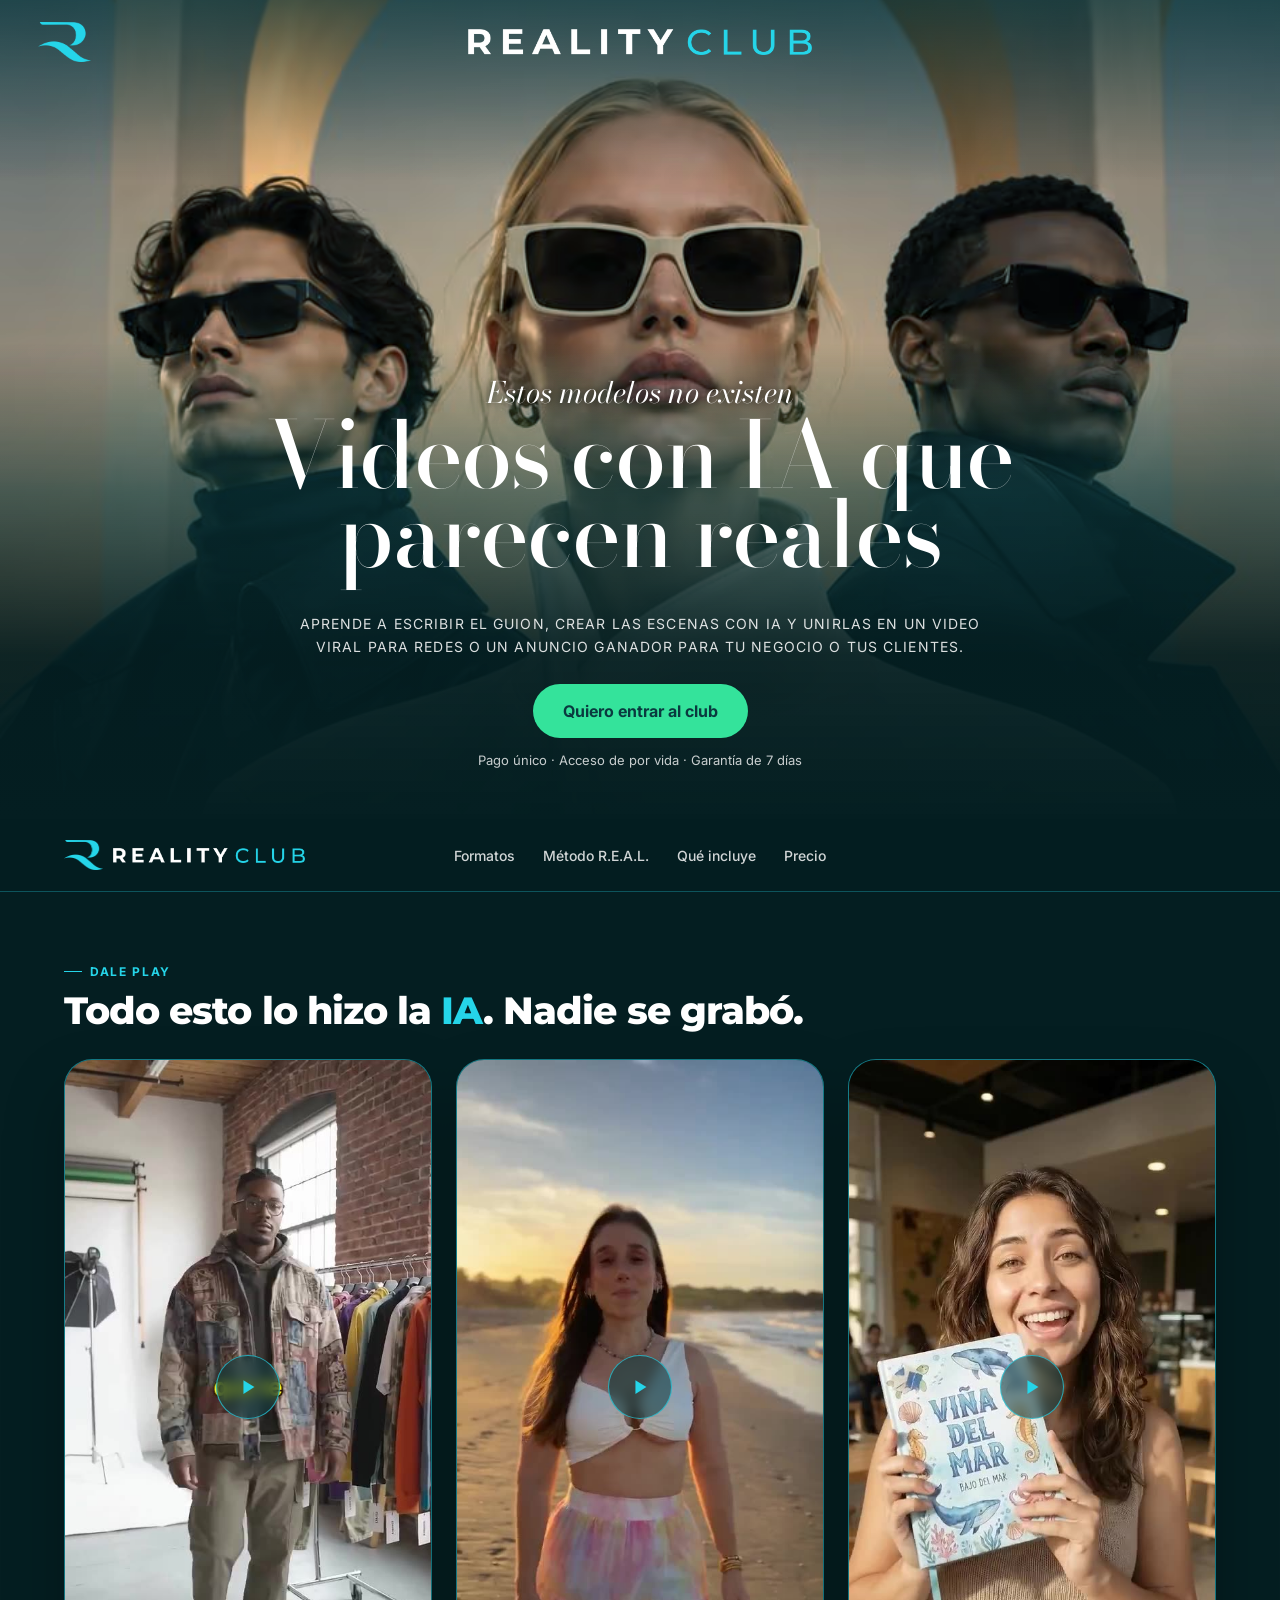
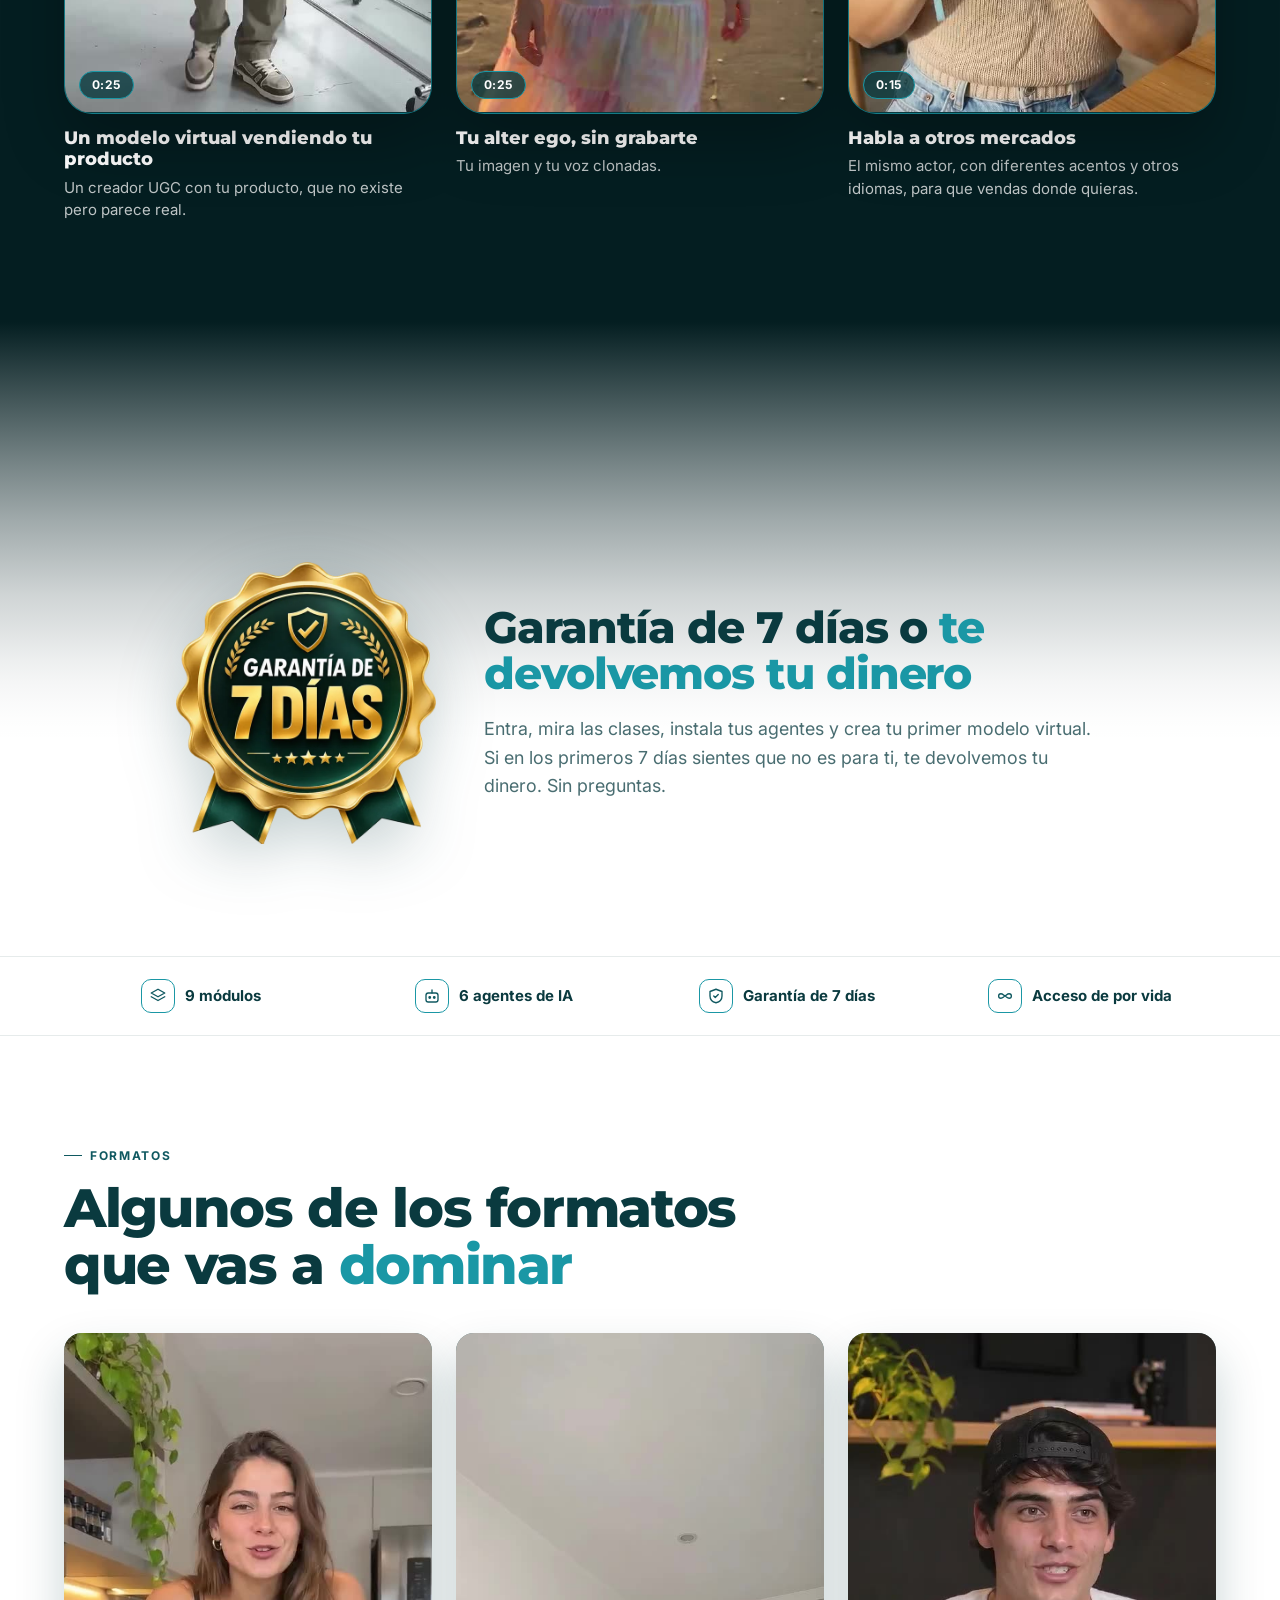
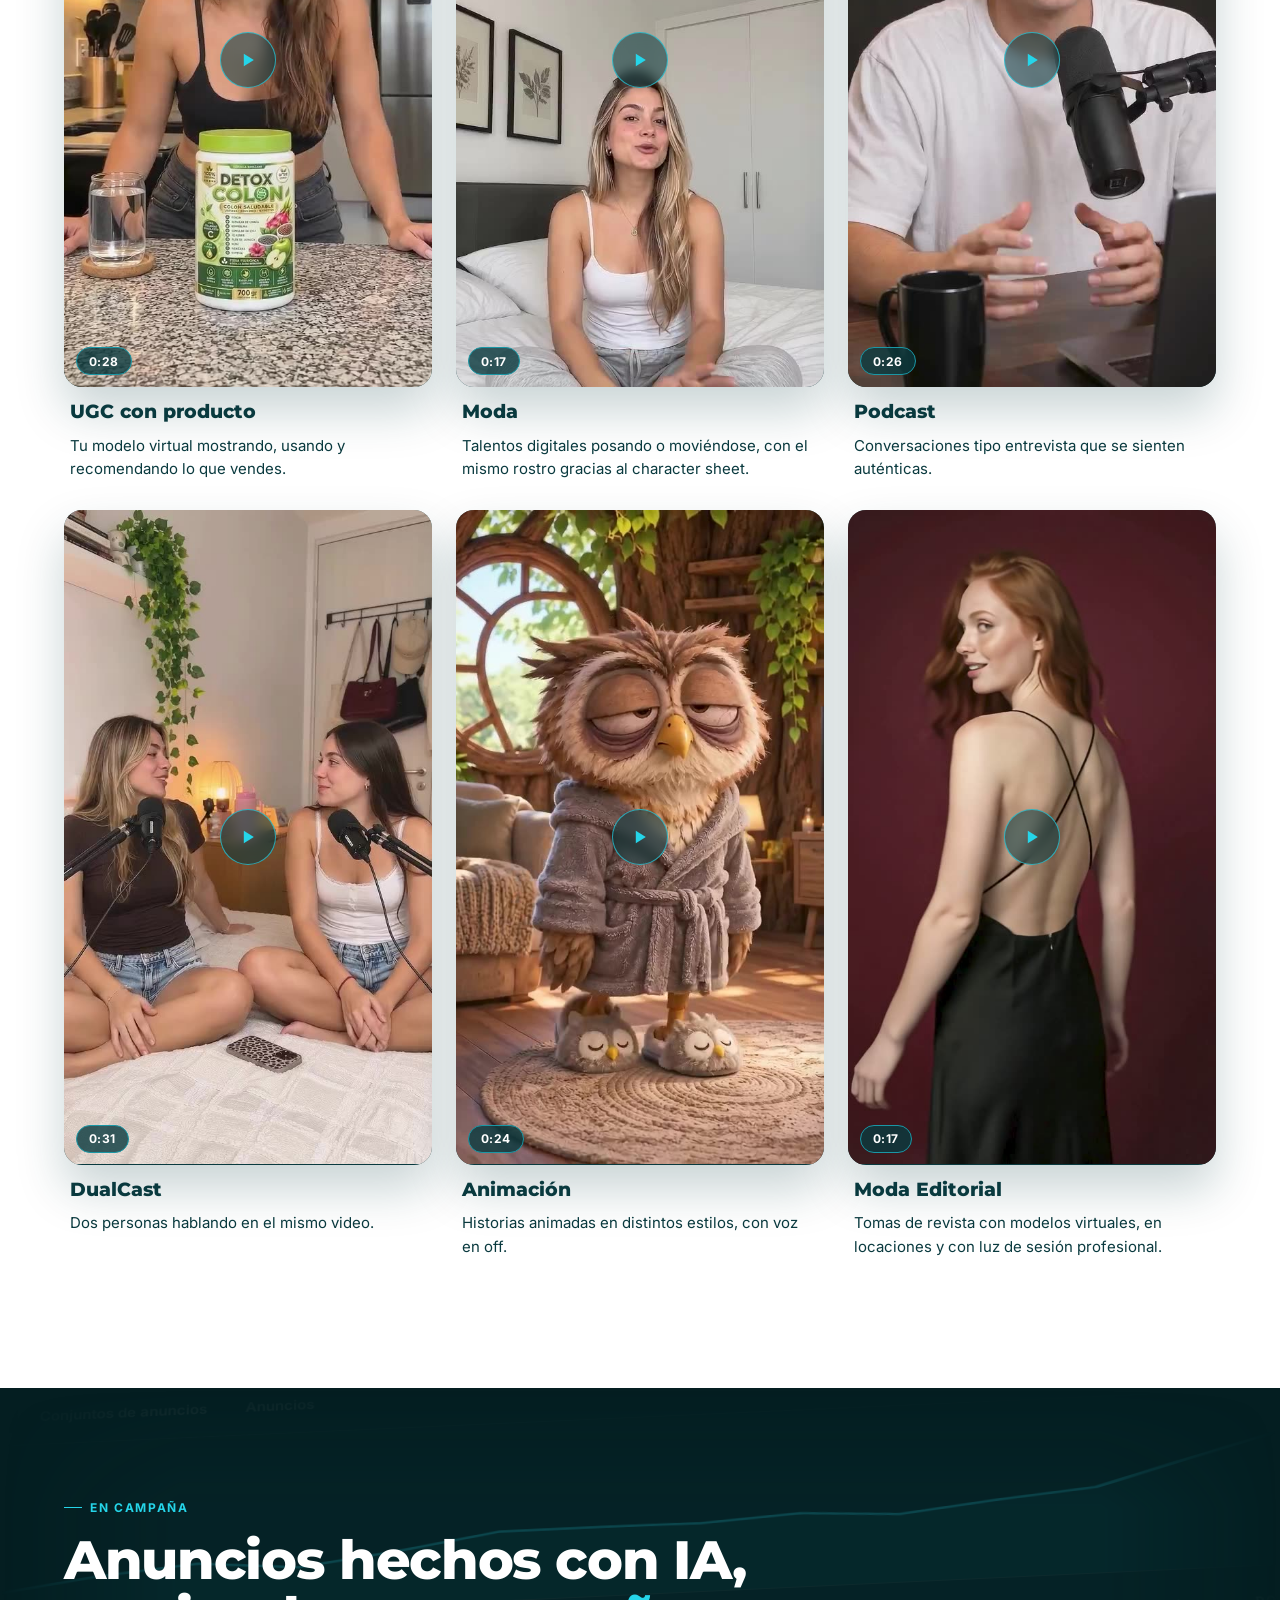
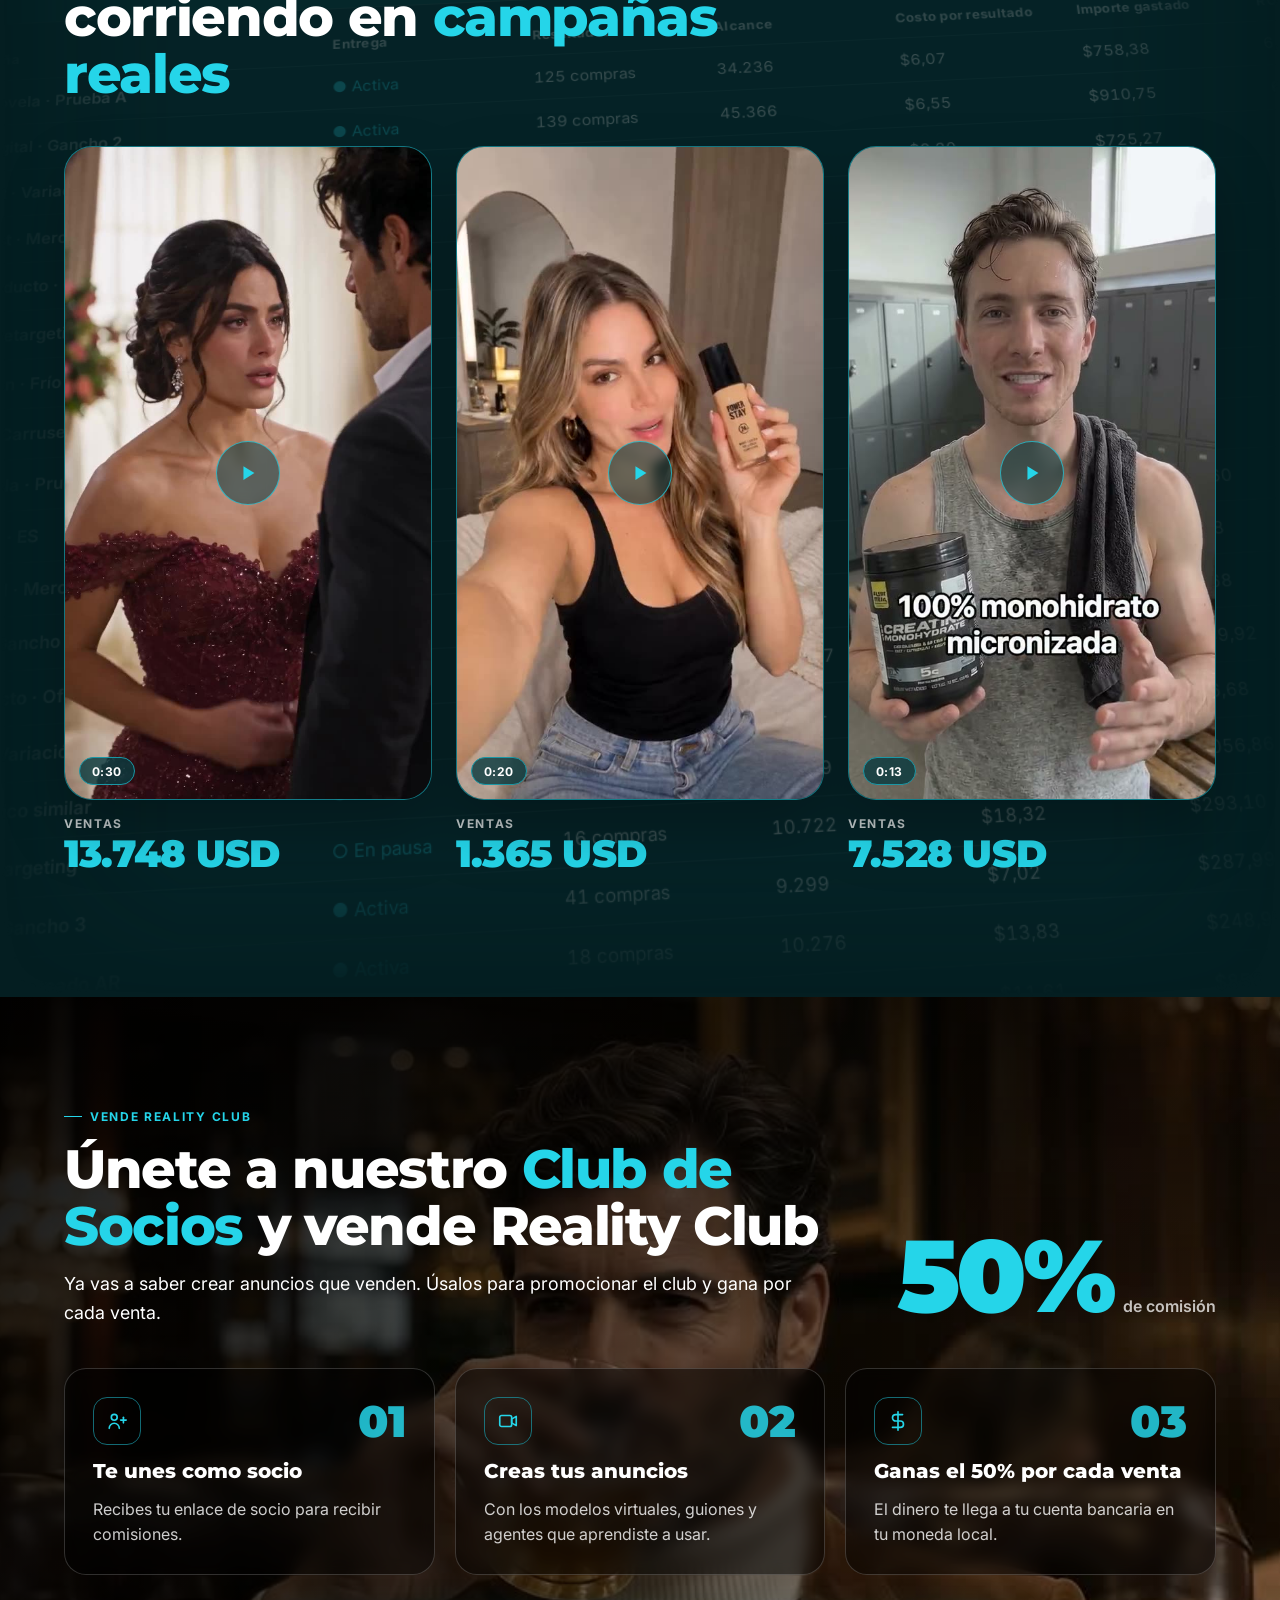
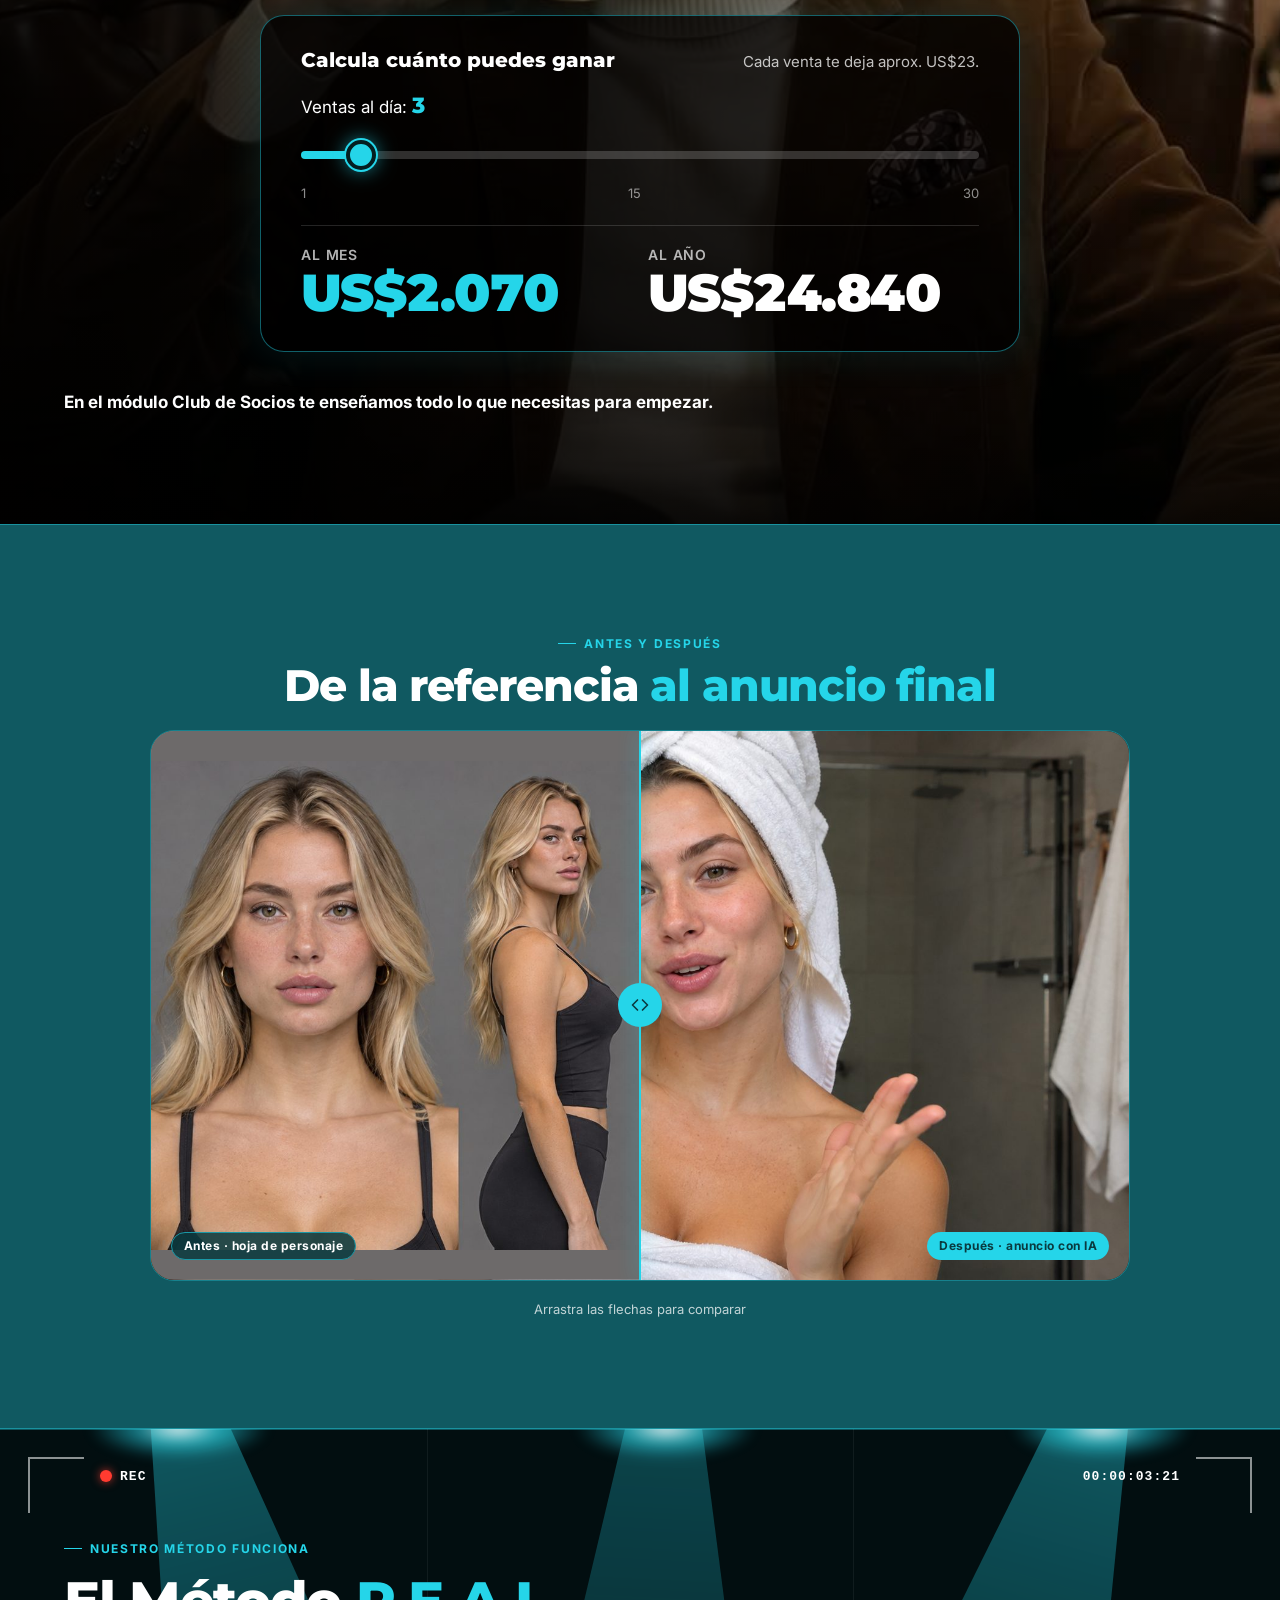
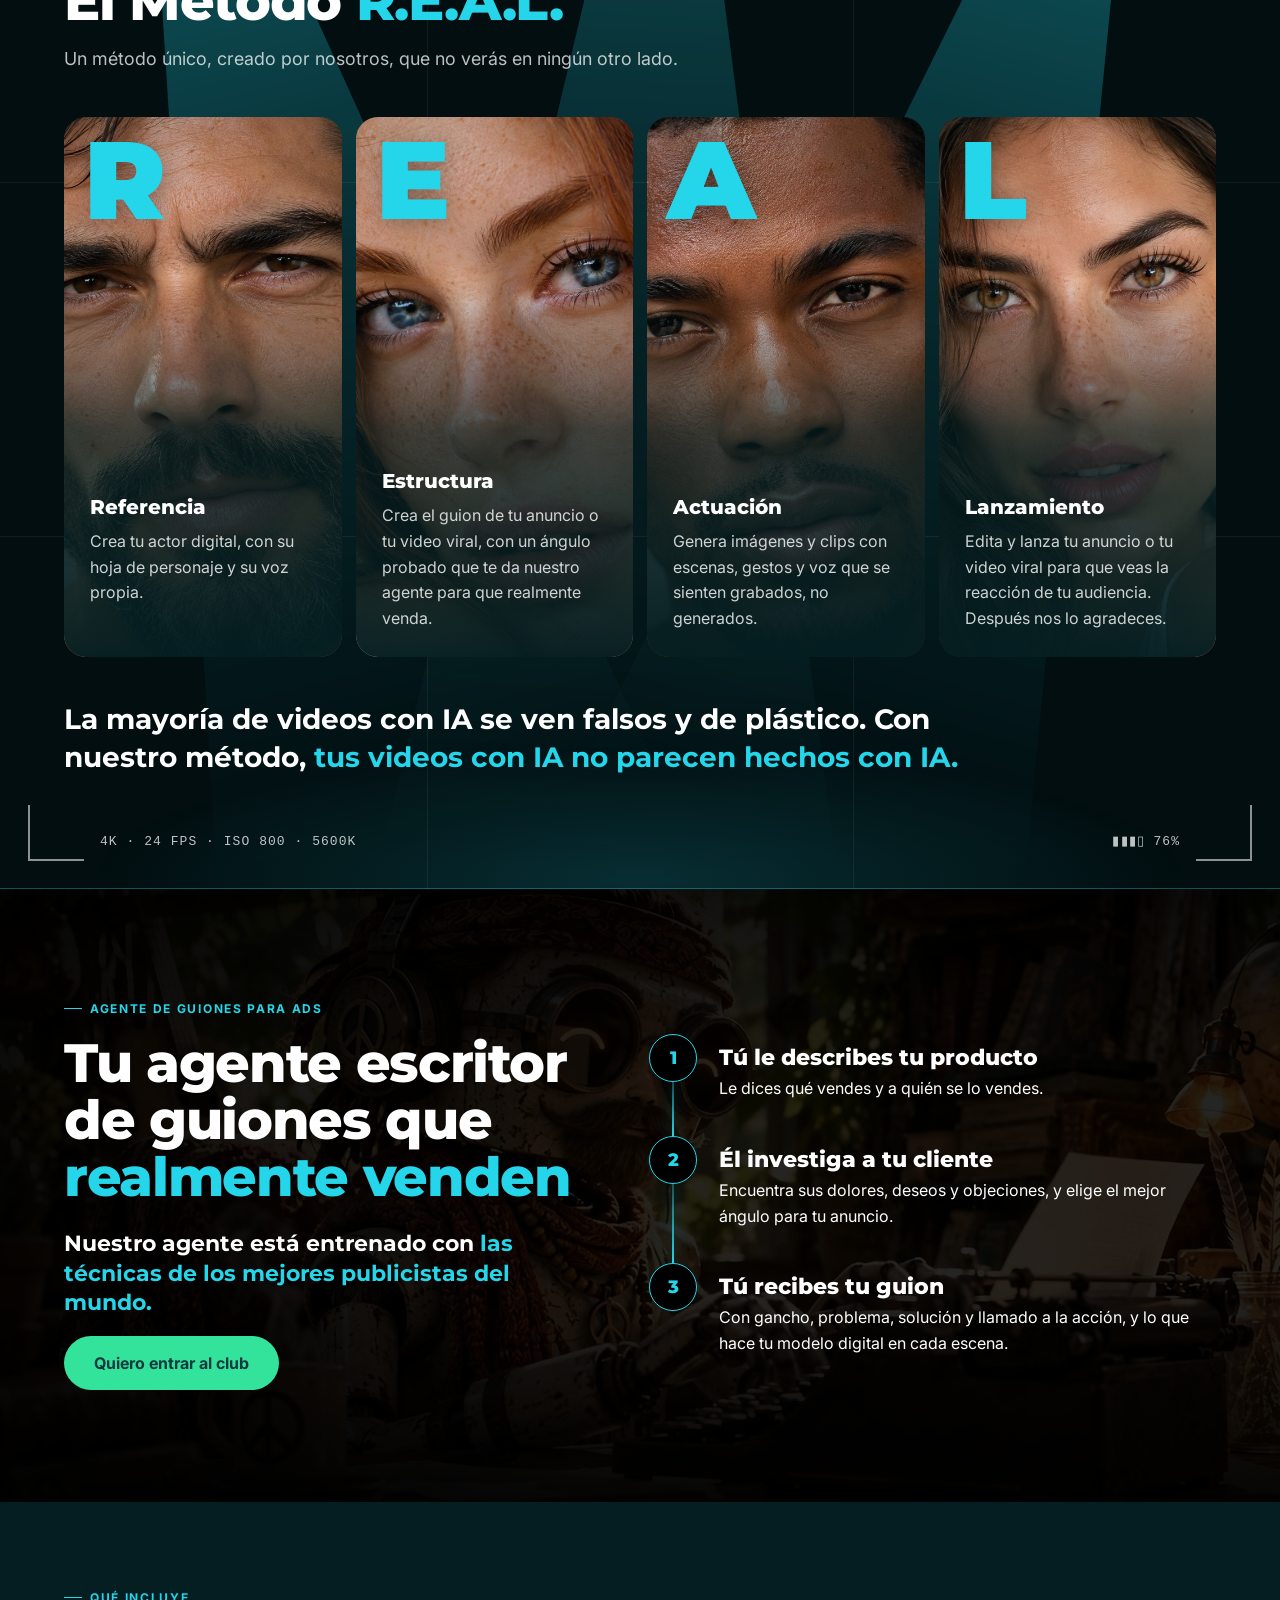
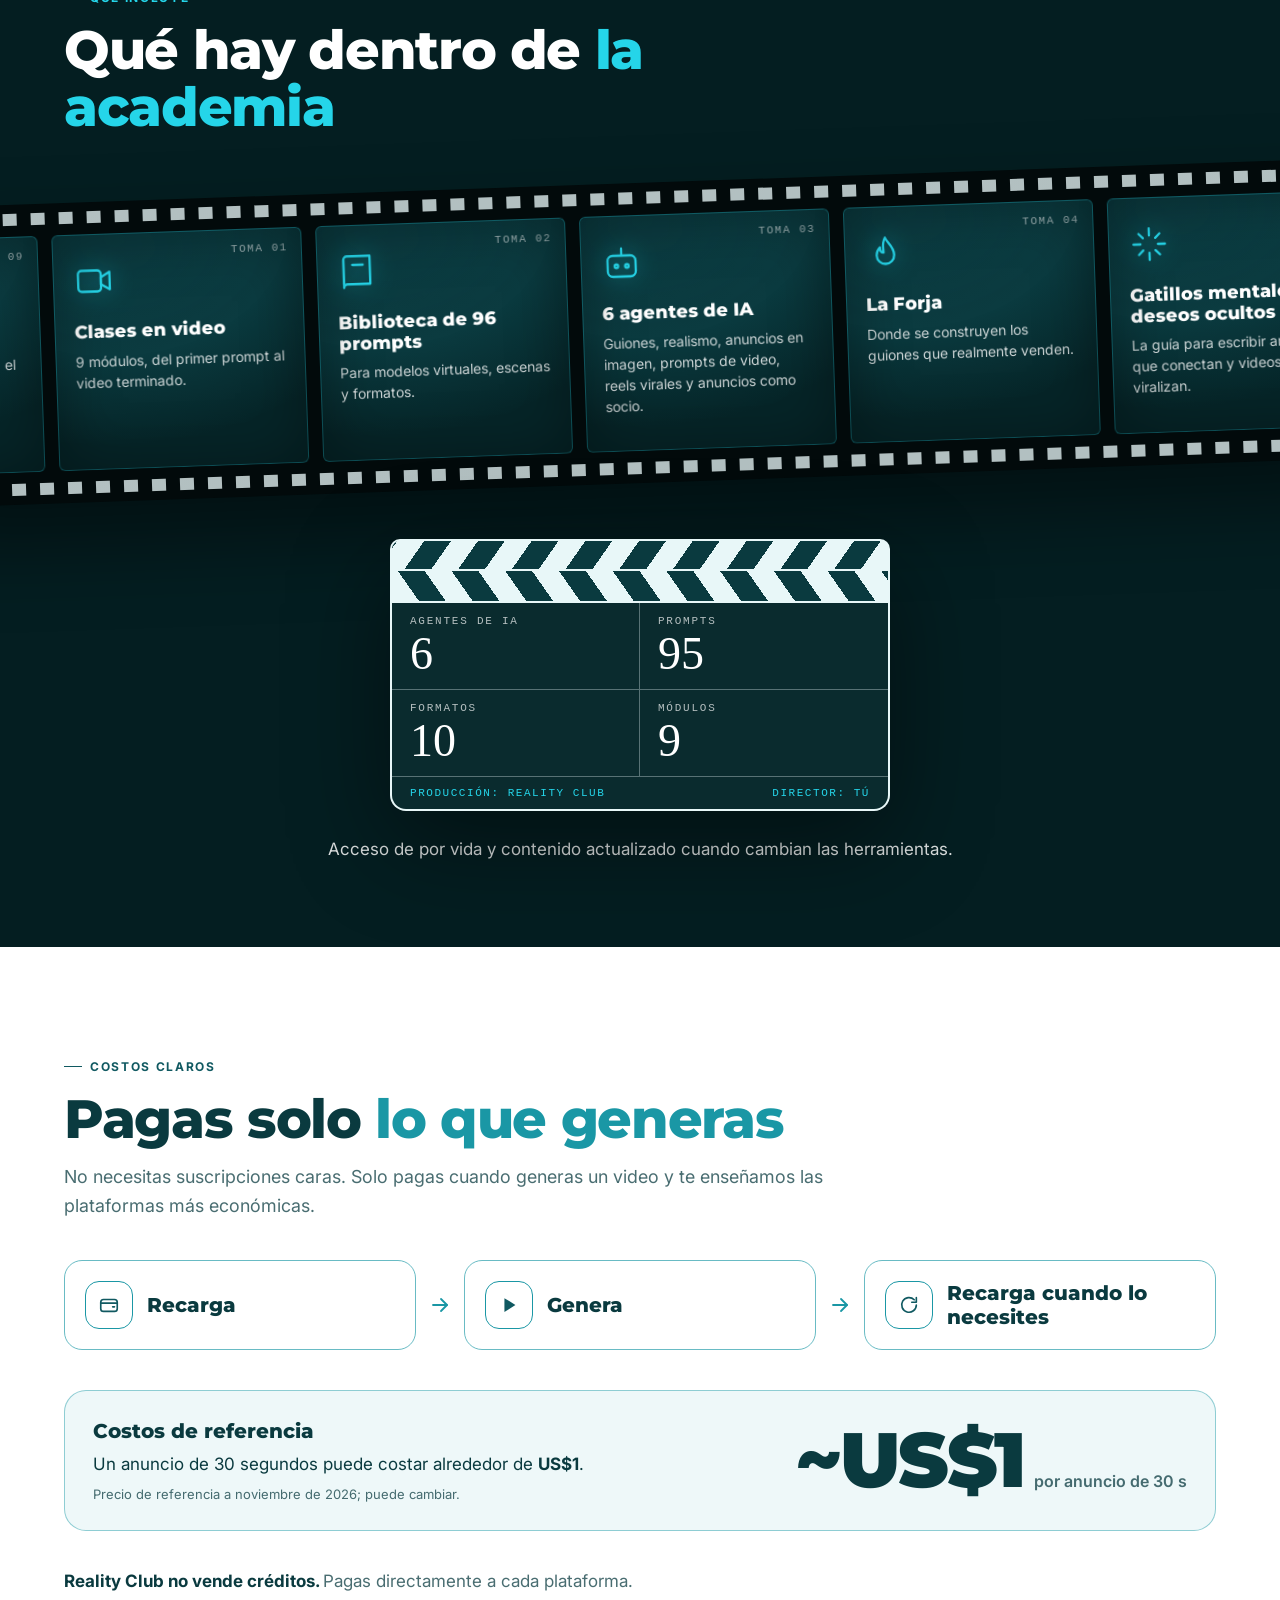
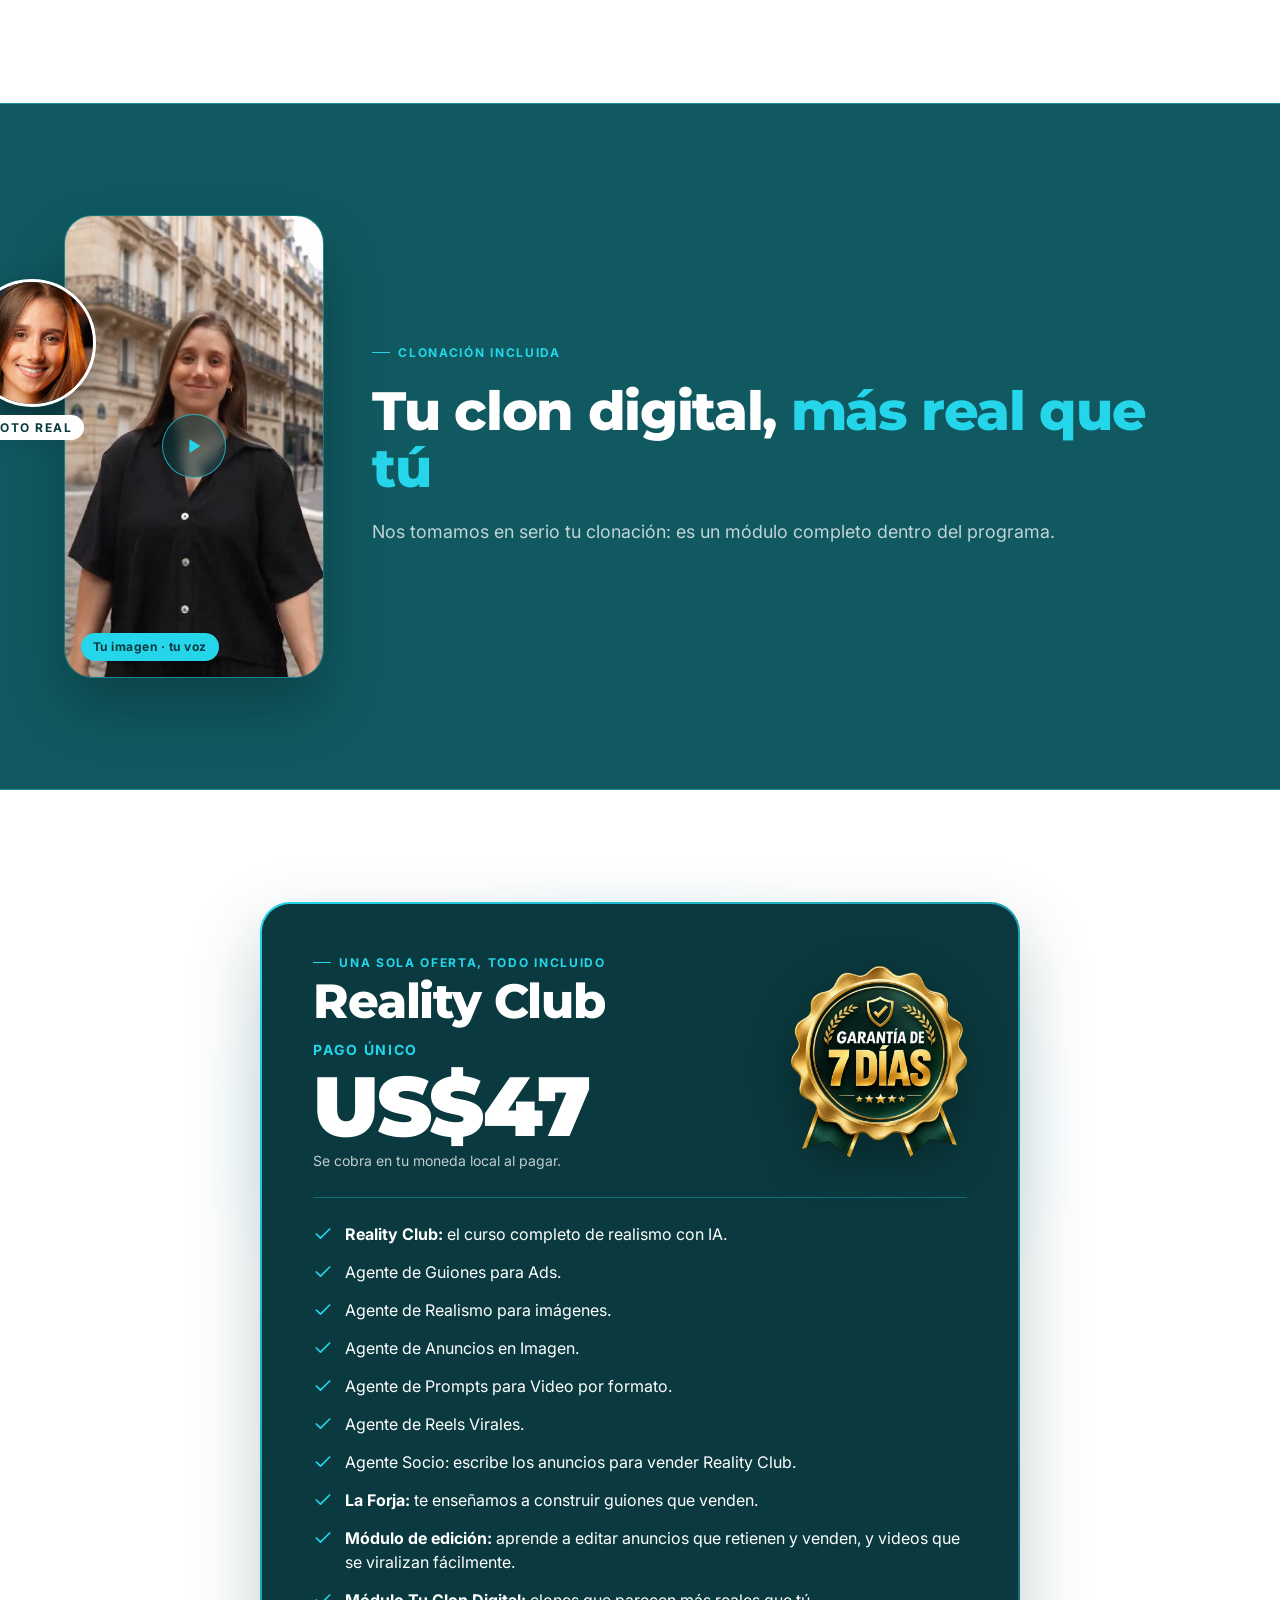
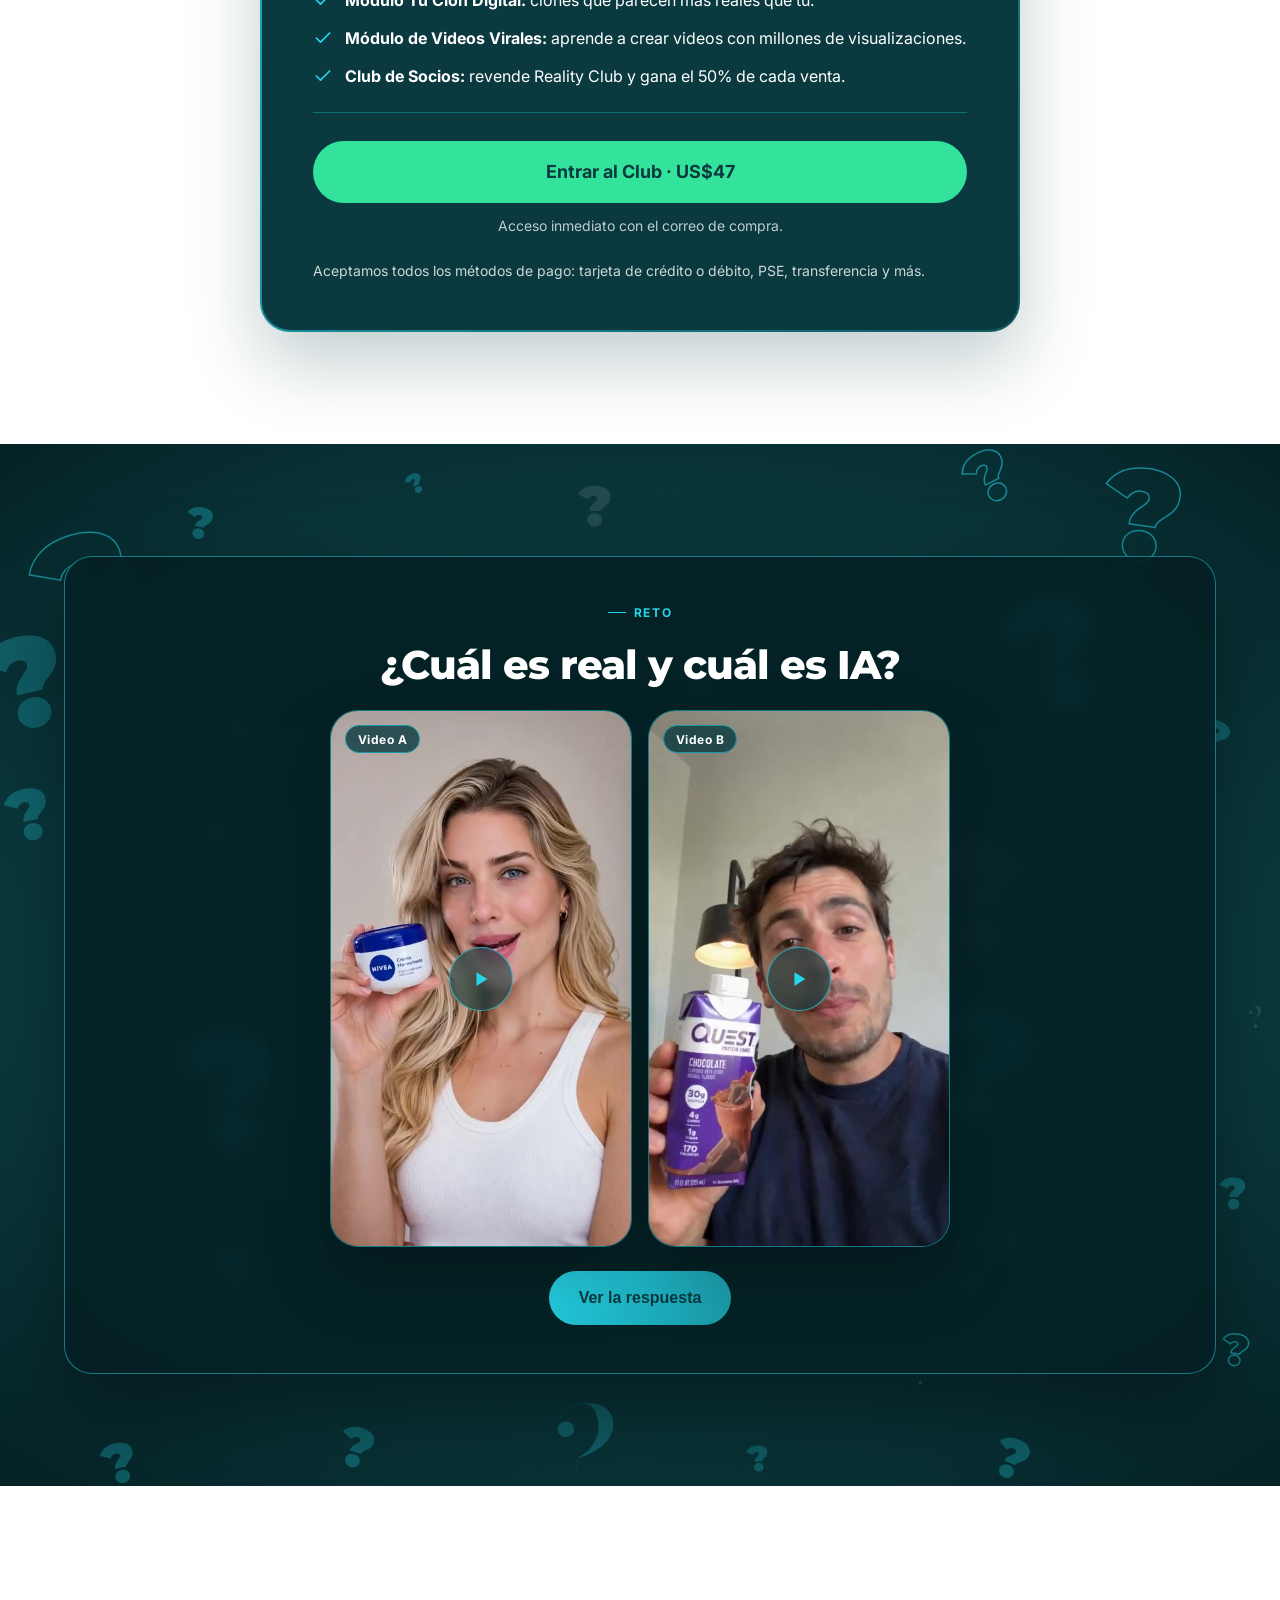
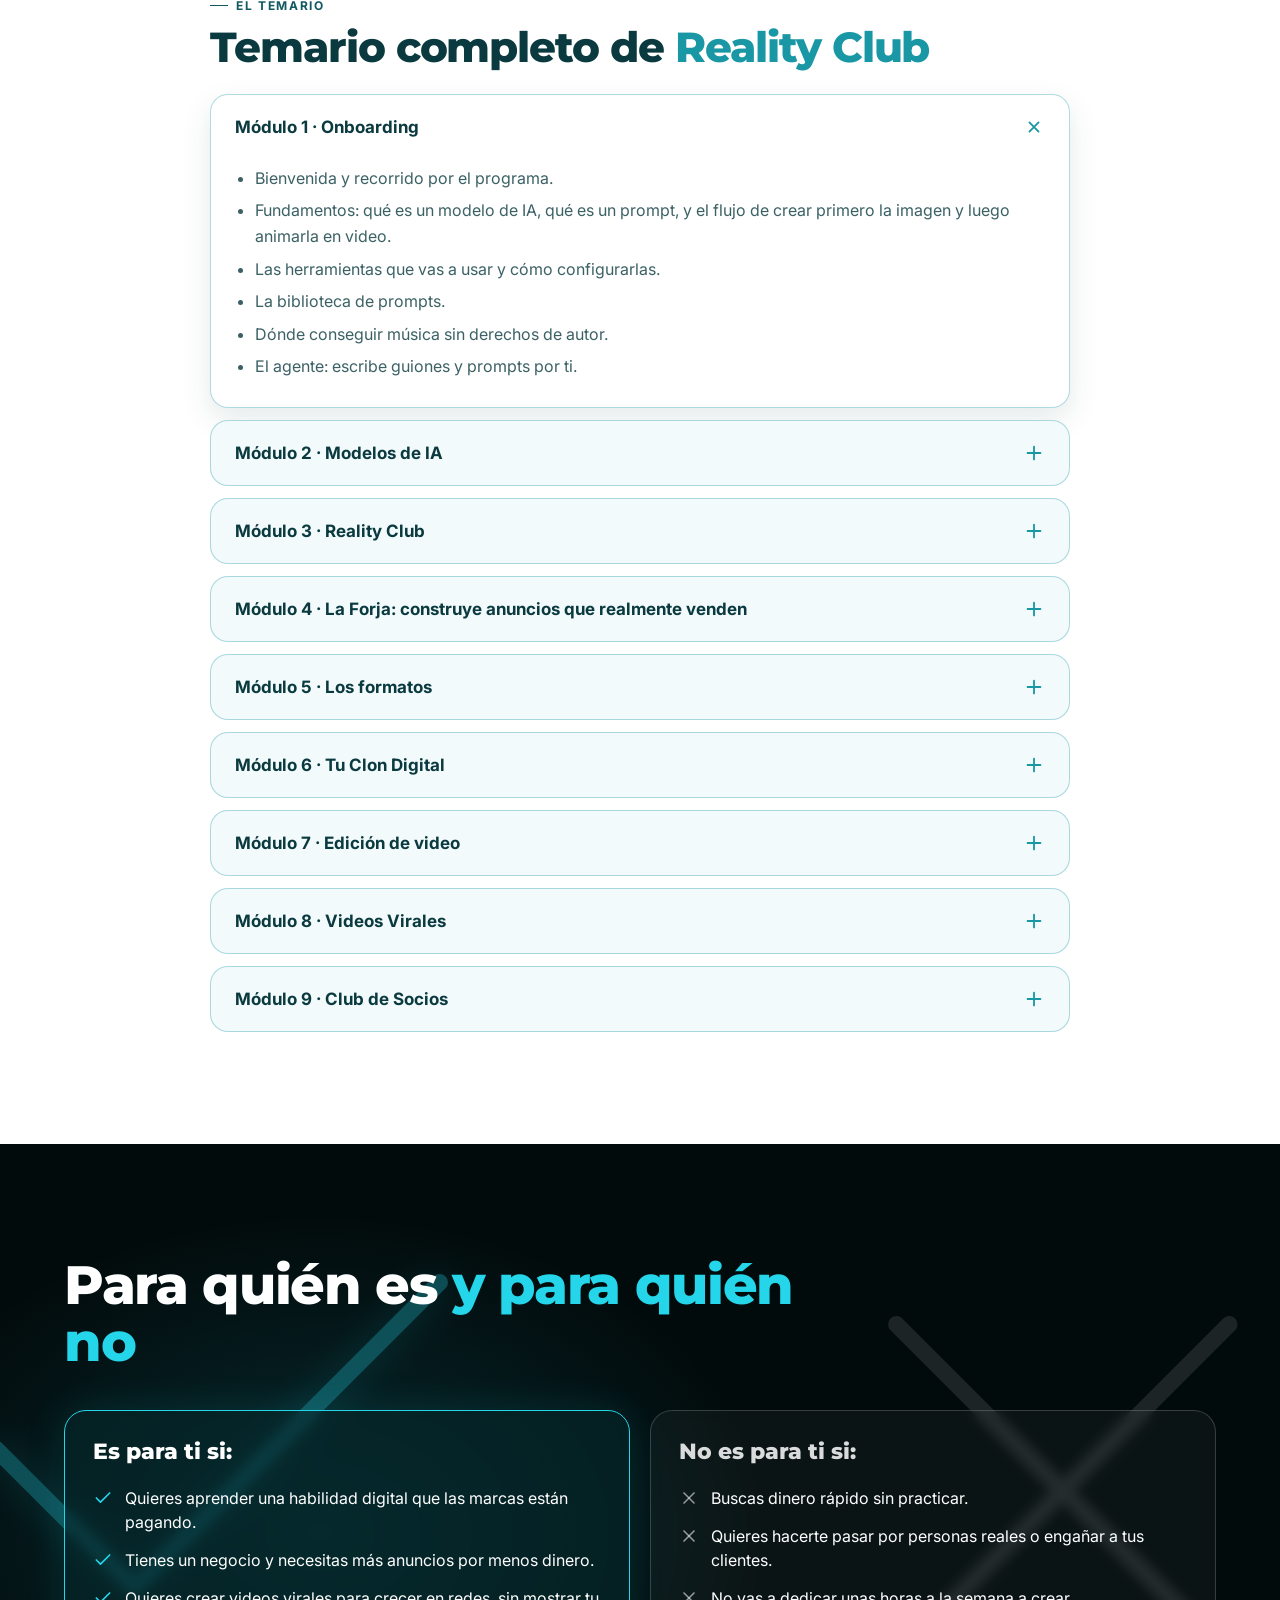
<file: public/index.html>
<!doctype html>
<html lang="es">
<head>
<meta charset="utf-8">
<meta name="viewport" content="width=device-width, initial-scale=1">
<title>Reality Club · Videos con IA que parecen reales</title>
<meta name="description" content="Aprende a crear anuncios y videos virales con IA que parecen grabados por personas reales. Sin cámara, sin actores y sin productora.">
<meta name="theme-color" content="#041E21">
<link rel="icon" type="image/png" sizes="32x32" href="assets/favicon-32.png">
<link rel="icon" type="image/png" sizes="512x512" href="assets/favicon-512.png">
<link rel="apple-touch-icon" href="assets/apple-touch-icon.png">
<link rel="preconnect" href="https://fonts.googleapis.com">
<link rel="preconnect" href="https://fonts.gstatic.com" crossorigin="anonymous">
<!-- Las fuentes cargan sin frenar la página (mientras llegan se ve la letra del sistema) -->
<link rel="preload" as="style" href="https://fonts.googleapis.com/css2?family=Bodoni+Moda:ital,wght@0,400;0,500;0,600;1,400;1,500&amp;family=Inter:wght@400;500;600;700&amp;family=Montserrat:wght@700;800;900&amp;family=Permanent+Marker&amp;display=swap">
<link rel="stylesheet" href="https://fonts.googleapis.com/css2?family=Bodoni+Moda:ital,wght@0,400;0,500;0,600;1,400;1,500&amp;family=Inter:wght@400;500;600;700&amp;family=Montserrat:wght@700;800;900&amp;family=Permanent+Marker&amp;display=swap" media="print" onload="this.media='all'">
<noscript><link rel="stylesheet" href="https://fonts.googleapis.com/css2?family=Bodoni+Moda:ital,wght@0,400;0,500;0,600;1,400;1,500&amp;family=Inter:wght@400;500;600;700&amp;family=Montserrat:wght@700;800;900&amp;family=Permanent+Marker&amp;display=swap"></noscript>
<link rel="stylesheet" href="css/styles.css">
<!-- Meta Pixel Code -->
<script>
!function(f,b,e,v,n,t,s){if(f.fbq)return;n=f.fbq=function(){n.callMethod?n.callMethod.apply(n,arguments):n.queue.push(arguments)};if(!f._fbq)f._fbq=n;n.push=n;n.loaded=!0;n.version='2.0';n.queue=[];t=b.createElement(e);t.async=!0;t.src=v;s=b.getElementsByTagName(e)[0];s.parentNode.insertBefore(t,s)}(window,document,'script','https://connect.facebook.net/en_US/fbevents.js');
fbq('init', '2929171684105095');
fbq('track', 'PageView');
</script>
<noscript><img height="1" width="1" style="display:none" alt="" src="https://www.facebook.com/tr?id=2929171684105095&ev=PageView&noscript=1"></noscript>
<!-- End Meta Pixel Code -->
</head>
<body>
<div style="width: 100%; background: #041E21; color: #FFFFFF; font-family: -apple-system, 'SF Pro Text', Inter, sans-serif; overflow-x: clip">

<!-- 2 · HERO EDITORIAL -->
<header class="hero-box" aria-label="Portada" style="position: relative; height: clamp(720px, 64vw, 960px); overflow: hidden; background: #041E21">
  <picture>
    <source media="(max-width: 899px)" type="image/avif" srcset="assets/hero-m.avif">
    <source media="(max-width: 899px)" type="image/webp" srcset="assets/hero-m.webp">
    <source media="(max-width: 899px)" srcset="assets/7df9959986d89da0952d3efeab47b73c.jpg">
    <source type="image/avif" srcset="assets/hero-d.avif">
    <source type="image/webp" srcset="assets/hero-d.webp">
    <img fetchpriority="high" class="anim-settle hero-img" src="assets/e110eab4cba68945ea865051d76433cf.jpg" alt="Tres modelos virtuales creados con IA, con gafas de sol y abrigos, frente a arcos de concreto al atardecer" style="position: absolute; inset: 0; width: 100%; height: 100%; object-fit: cover">
  </picture>
  <div aria-hidden="true" style="position: absolute; inset: 0; background: linear-gradient(180deg, #0A3A3F 0%, #1A97A5 45%, #25D5E9 100%); mix-blend-mode: soft-light; opacity: 0.45"></div>
  <div aria-hidden="true" style="position: absolute; inset: 0; background: linear-gradient(180deg, rgba(10,58,63,0.7) 0%, rgba(10,58,63,0) 22%, rgba(10,58,63,0) 42%, rgba(10,58,63,0.62) 60%, rgba(4,30,33,0.94) 80%, #041E21 100%)"></div>

  <div style="position: absolute; top: 0; left: 0; right: 0; display: grid; grid-template-columns: 1fr auto 1fr; align-items: center; padding: 20px clamp(16px, 3vw, 40px); z-index: 3">
    <span style="justify-self: start; display: inline-flex; align-items: center; min-height: 44px; color: #FFFFFF">
      <img src="assets/logo-r.png" alt="" style="height: 40px; width: auto; display: block">
    </span>
    <p style="margin: 0; line-height: 0"><img src="assets/logo-reality-club.png" alt="Reality Club" style="height: clamp(16px, 2.1vw, 28px); width: auto; display: block"></p>
    <span aria-hidden="true"></span>
  </div>

  <div style="position: absolute; left: 0; right: 0; bottom: clamp(28px, 4vw, 56px); display: flex; flex-direction: column; align-items: center; text-align: center; padding: 0 20px; z-index: 2">
    <p class="anim-rise" style="margin: 0; font-family: 'Bodoni Moda', Georgia, serif; font-style: italic; font-size: clamp(20px, 2.3vw, 34px); color: #FFFFFF; font-weight: 400; text-shadow: 0 2px 18px rgba(4,30,33,0.85), 0 0 6px rgba(4,30,33,0.6)">Estos modelos no existen</p>
    <h1 class="anim-rise" style="margin: 0; font-family: 'Bodoni Moda', 'Playfair Display', Georgia, serif; font-weight: 500; letter-spacing: -0.02em; font-size: clamp(44px, 7.2vw, 110px); line-height: 0.86; color: #FFFFFF; max-width: 1200px; text-wrap: balance">Videos con IA que parecen reales</h1>
    <p class="anim-rise-2 hero-body" style="margin: 40px 0 0; max-width: 700px; font-size: 14px; line-height: 1.6; letter-spacing: 0.08em; text-transform: uppercase; color: rgba(255,255,255,0.86)">Aprende a escribir el guion, crear las escenas con IA y unirlas en un video viral para redes o un anuncio ganador para tu negocio o tus clientes.</p>
    <a class="btn anim-rise-2" href="#oferta" style="margin-top: 26px; background: #34E39B; color: #0A3A3F">Quiero entrar al club</a>
    <p class="anim-rise-2" style="margin: 14px 0 0; font-size: 13px; color: rgba(255,255,255,0.78)">Pago único · Acceso de por vida · Garantía de 7 días</p>
  </div>
</header>

<!-- RESTO DE LA PÁGINA (contiene el menú y la barra de precio fijos) -->
<div id="top-rest" style="position: relative">

<!-- 1 · NAVEGACIÓN (aparece al salir del hero) -->
<nav aria-label="Principal" style="position: sticky; top: 0; z-index: 50; background: rgba(4,30,33,0.92); backdrop-filter: blur(14px); -webkit-backdrop-filter: blur(14px); border-bottom: 1px solid rgba(26,151,165,0.45)">
  <div class="wrap nav-row" style="display: flex; align-items: center; justify-content: space-between; gap: 16px; min-height: 72px">
    <span class="nav-logo" style="display: inline-flex; align-items: center; gap: 10px; color: #FFFFFF; min-height: 44px">
      <img loading="lazy" src="assets/logo-r.png" alt="" style="height: 30px; width: auto; display: block">
      <img class="logo-word" src="assets/logo-reality-club.png" alt="Reality Club" style="height: 15px; width: auto; display: block">
    </span>
    <div class="navlinks" style="display: flex; gap: 28px; align-items: center">
      <a href="#formatos">Formatos</a>
      <a href="#metodo">Método R.E.A.L.</a>
      <a href="#incluye">Qué incluye</a>
      <a href="#oferta">Precio</a>
    </div>
    <div style="display: flex; align-items: center; gap: 10px">
    </div>
  </div>
</nav>

<!-- 3 · CARRUSEL DE VIDEOS DEL HERO -->
<section class="hero-vids" aria-label="Ejemplos en video" style="padding: 72px 0 88px">
  <div class="wrap">
    <div style="display: flex; justify-content: space-between; align-items: flex-end; gap: 16px; flex-wrap: wrap; margin-bottom: 28px">
      <div style="display: flex; flex-direction: column; gap: 12px">
        <span class="eyebrow">Dale play</span>
        <h2 class="h2" style="font-size: clamp(26px, 3vw, 38px)">Todo esto lo hizo la <span class="hl">IA</span>. Nadie se grabó.</h2>
      </div>
    </div>
    <div class="rail">
      <article style="display: flex; flex-direction: column; gap: 14px">
          <div class="phone">
            <video data-vid="h2" src="assets/5fec6890a79775f68cf2a9f6c7c5e880.mp4" data-poster="assets/cba5ac8265e34da2424d4dc18e4bd55e.jpg" playsInline="playsInline" preload="none" aria-label="Anuncio hecho con IA: un creador UGC con el producto" style="position: absolute; inset: 0; width: 100%; height: 100%; object-fit: cover"></video>
          <button type="button" class="reto-btn" data-vid-toggle="h2" aria-label="Reproducir video con sonido"><span class="dc-if" data-play-ind="h2"><span class="play" aria-hidden="true"><svg width="22" height="22" viewBox="0 0 24 24" fill="currentColor" aria-hidden="true"><path d="M7 4.5v15l12-7.5z"></path></svg></span></span></button>
            <span class="pill pill-a" style="position: absolute; left: 14px; bottom: 14px; background: rgba(10,58,63,0.8); color: #FFFFFF">0:25</span>
          </div>
          <div>
            <h3 class="h3" style="font-size: 18px">Un modelo virtual vendiendo tu producto</h3>
            <p class="muted" style="margin: 6px 0 0; font-size: 15px; line-height: 1.5">Un creador UGC con tu producto, que no existe pero parece real.</p>
          </div>
        </article>
      <article style="display: flex; flex-direction: column; gap: 14px">
          <div class="phone">
            <video data-vid="h1" src="assets/5e767563e6753cbeb59e767403b02d7f.mp4" data-poster="assets/0ff863a52c4bf808f2997f31a50fd972.jpg" playsInline="playsInline" preload="none" aria-label="Anuncio hecho con IA: un alter ego con imagen y voz clonadas" style="position: absolute; inset: 0; width: 100%; height: 100%; object-fit: cover"></video>
          <button type="button" class="reto-btn" data-vid-toggle="h1" aria-label="Reproducir video con sonido"><span class="dc-if" data-play-ind="h1"><span class="play" aria-hidden="true"><svg width="22" height="22" viewBox="0 0 24 24" fill="currentColor" aria-hidden="true"><path d="M7 4.5v15l12-7.5z"></path></svg></span></span></button>
            <span class="pill pill-a" style="position: absolute; left: 14px; bottom: 14px; background: rgba(10,58,63,0.8); color: #FFFFFF">0:25</span>
          </div>
          <div>
            <h3 class="h3" style="font-size: 18px">Tu alter ego, sin grabarte</h3>
            <p class="muted" style="margin: 6px 0 0; font-size: 15px; line-height: 1.5">Tu imagen y tu voz clonadas.</p>
          </div>
        </article>
      <article style="display: flex; flex-direction: column; gap: 14px">
          <div class="phone">
            <video data-vid="h3" src="assets/40437ec91e17f72b55b083f6c26d58e5.mp4" data-poster="assets/a57fedfc63e0fb89834632bd52b679a3.jpg" playsInline="playsInline" preload="none" aria-label="Anuncio hecho con IA: el mismo talento digital hablándole a otro mercado" style="position: absolute; inset: 0; width: 100%; height: 100%; object-fit: cover"></video>
          <button type="button" class="reto-btn" data-vid-toggle="h3" aria-label="Reproducir video con sonido"><span class="dc-if" data-play-ind="h3"><span class="play" aria-hidden="true"><svg width="22" height="22" viewBox="0 0 24 24" fill="currentColor" aria-hidden="true"><path d="M7 4.5v15l12-7.5z"></path></svg></span></span></button>
            <span class="pill pill-a" style="position: absolute; left: 14px; bottom: 14px; background: rgba(10,58,63,0.8); color: #FFFFFF">0:15</span>
          </div>
          <div>
            <h3 class="h3" style="font-size: 18px">Habla a otros mercados</h3>
            <p class="muted" style="margin: 6px 0 0; font-size: 15px; line-height: 1.5">El mismo actor, con diferentes acentos y otros idiomas, para que vendas donde quieras.</p>
          </div>
        </article>
    </div>
    <p class="show-m muted" style="margin: 14px 0 0; font-size: 13px; text-align: center">Desliza para ver más →</p>
  </div>
</section>

<!-- 20 · GARANTÍA -->
<section class="sec light gar-sec">
  <div class="wrap" style="display: flex; flex-wrap: wrap; gap: 48px; align-items: center; justify-content: center">
    <img loading="lazy" decoding="async" src="assets/16232da9c9de6f819c0187356140f6d2.webp" alt="Sello de garantía de 7 días" style="flex: none; width: 260px; height: auto; display: block; filter: drop-shadow(0 18px 30px rgba(10,58,63,0.25))">
    <div style="flex: 1 1 420px; max-width: 620px; display: flex; flex-direction: column; gap: 18px">
      <h2 class="h2" style="font-size: clamp(28px, 3.4vw, 44px)">Garantía de 7 días o <span class="hl">te devolvemos tu dinero</span></h2>
      <p class="lead">Entra, mira las clases, instala tus agentes y crea tu primer modelo virtual. Si en los primeros 7 días sientes que no es para ti, te devolvemos tu dinero. Sin preguntas.</p>
    </div>
  </div>
</section>

<!-- 4 · BARRA DE CONFIANZA -->
<section class="trust-sec light" aria-label="Lo que recibes" style="border-top: 1px solid rgba(10,58,63,0.1); border-bottom: 1px solid rgba(10,58,63,0.1)">
  <div class="wrap trust-wrap" style="padding-top: 22px; padding-bottom: 22px">
    <div class="trust-grid">
      <div class="trust-item">
        <div class="icon trust-icon"><svg width="22" height="22" viewBox="0 0 24 24" fill="none" stroke="currentColor" stroke-width="1.8" stroke-linecap="round" stroke-linejoin="round" aria-hidden="true"><path d="m12 3 9 5-9 5-9-5z"></path><path d="m3 13 9 5 9-5"></path></svg></div>
        <span class="trust-label">9 módulos</span>
      </div>
      <div class="trust-item">
        <div class="icon trust-icon"><svg width="22" height="22" viewBox="0 0 24 24" fill="none" stroke="currentColor" stroke-width="1.8" stroke-linecap="round" stroke-linejoin="round" aria-hidden="true"><rect x="4" y="8" width="16" height="12" rx="3"></rect><path d="M12 4v4"></path><circle cx="9" cy="14" r="1"></circle><circle cx="15" cy="14" r="1"></circle></svg></div>
        <span class="trust-label">6 agentes de IA</span>
      </div>
      <div class="trust-item">
        <div class="icon trust-icon"><svg width="22" height="22" viewBox="0 0 24 24" fill="none" stroke="currentColor" stroke-width="1.8" stroke-linecap="round" stroke-linejoin="round" aria-hidden="true"><path d="M12 3 4 6v6c0 5 3.5 8 8 9 4.5-1 8-4 8-9V6z"></path><path d="m9 12 2 2 4-4"></path></svg></div>
        <span class="trust-label">Garantía de 7 días</span>
      </div>
      <div class="trust-item">
        <div class="icon trust-icon"><svg width="22" height="22" viewBox="0 0 24 24" fill="none" stroke="currentColor" stroke-width="1.8" stroke-linecap="round" stroke-linejoin="round" aria-hidden="true"><path d="M6.5 9a3 3 0 1 0 0 6c2.5 0 3.5-2 5.5-3s3-3 5.5-3a3 3 0 1 1 0 6c-2.5 0-3.5-2-5.5-3S9 9 6.5 9z"></path></svg></div>
        <span class="trust-label">Acceso de por vida</span>
      </div>
    </div>
  </div>
</section>

<!-- 6 · LOS FORMATOS -->
<section id="formatos" class="sec light fmt">
  <div class="wrap" style="display: flex; flex-direction: column; gap: 40px">
    <div style="display: flex; flex-direction: column; gap: 16px; max-width: 760px">
      <span class="eyebrow">Formatos</span>
      <h2 class="h2">Algunos de los formatos que vas a <span class="hl">dominar</span></h2>
    </div>
    <div class="rail">
      <article class="card" style="padding: 16px; display: flex; flex-direction: column; gap: 14px">
          <div class="thumb" style="aspect-ratio: 9 / 16">
            <video data-vid="f1" src="assets/812ed8e0771f9f4a4754814ff5ffa551.mp4" data-poster="assets/c8d4dd685e2762d8f0098faca8b50151.jpg" playsInline="playsInline" preload="none" aria-label="Ejemplo de formato UGC con producto" style="position: absolute; inset: 0; width: 100%; height: 100%; object-fit: cover"></video>
            <button type="button" class="reto-btn" data-vid-toggle="f1" aria-label="Reproducir video con sonido"><span class="dc-if" data-play-ind="f1"><span class="play" aria-hidden="true" style="width: 56px; height: 56px"><svg width="20" height="20" viewBox="0 0 24 24" fill="currentColor" aria-hidden="true"><path d="M7 4.5v15l12-7.5z"></path></svg></span></span></button>
            <span class="pill pill-a" style="position: absolute; left: 12px; bottom: 12px; background: rgba(10,58,63,0.8); color: #FFFFFF">0:28</span>
          </div>
          <div style="display: flex; flex-direction: column; gap: 10px; padding: 0 6px 6px">
            <h3 class="h3" style="font-size: 19px">UGC con producto</h3>
            <p style="margin: 0; line-height: 1.55; font-size: 15px">Tu modelo virtual mostrando, usando y recomendando lo que vendes.</p>
          </div>
        </article>
      <article class="card" style="padding: 16px; display: flex; flex-direction: column; gap: 14px">
          <div class="thumb" style="aspect-ratio: 9 / 16">
            <video data-vid="f2" src="assets/8a1183ce848cc37db87fdb8799bcfa5c.mp4" data-poster="assets/e21aa1dc31e156e1abc509890ed4a102.jpg" playsInline="playsInline" preload="none" aria-label="Ejemplo de formato moda" style="position: absolute; inset: 0; width: 100%; height: 100%; object-fit: cover"></video>
            <button type="button" class="reto-btn" data-vid-toggle="f2" aria-label="Reproducir video con sonido"><span class="dc-if" data-play-ind="f2"><span class="play" aria-hidden="true" style="width: 56px; height: 56px"><svg width="20" height="20" viewBox="0 0 24 24" fill="currentColor" aria-hidden="true"><path d="M7 4.5v15l12-7.5z"></path></svg></span></span></button>
            <span class="pill pill-a" style="position: absolute; left: 12px; bottom: 12px; background: rgba(10,58,63,0.8); color: #FFFFFF">0:17</span>
          </div>
          <div style="display: flex; flex-direction: column; gap: 10px; padding: 0 6px 6px">
            <h3 class="h3" style="font-size: 19px">Moda</h3>
            <p style="margin: 0; line-height: 1.55; font-size: 15px">Talentos digitales posando o moviéndose, con el mismo rostro gracias al character sheet.</p>
          </div>
        </article>
      <article class="card" style="padding: 16px; display: flex; flex-direction: column; gap: 14px">
          <div class="thumb" style="aspect-ratio: 9 / 16">
            <video data-vid="f3" src="assets/ea263e0108a06b121211493e376cc72f.mp4" data-poster="assets/0210d56f320feb1aec60d09937c583a2.jpg" playsInline="playsInline" preload="none" aria-label="Ejemplo de formato podcast" style="position: absolute; inset: 0; width: 100%; height: 100%; object-fit: cover"></video>
            <button type="button" class="reto-btn" data-vid-toggle="f3" aria-label="Reproducir video con sonido"><span class="dc-if" data-play-ind="f3"><span class="play" aria-hidden="true" style="width: 56px; height: 56px"><svg width="20" height="20" viewBox="0 0 24 24" fill="currentColor" aria-hidden="true"><path d="M7 4.5v15l12-7.5z"></path></svg></span></span></button>
            <span class="pill pill-a" style="position: absolute; left: 12px; bottom: 12px; background: rgba(10,58,63,0.8); color: #FFFFFF">0:26</span>
          </div>
          <div style="display: flex; flex-direction: column; gap: 10px; padding: 0 6px 6px">
            <h3 class="h3" style="font-size: 19px">Podcast</h3>
            <p style="margin: 0; line-height: 1.55; font-size: 15px">Conversaciones tipo entrevista que se sienten auténticas.</p>
          </div>
        </article>
      <article class="card" style="padding: 16px; display: flex; flex-direction: column; gap: 14px">
          <div class="thumb" style="aspect-ratio: 9 / 16">
            <video data-vid="f4" src="assets/7102d1e1e58a7e35f28d25bd8923f183.mp4" data-poster="assets/2e68cb662f0a127cc84e605c49aebdae.jpg" playsInline="playsInline" preload="none" aria-label="Ejemplo de formato DualCast" style="position: absolute; inset: 0; width: 100%; height: 100%; object-fit: cover"></video>
            <button type="button" class="reto-btn" data-vid-toggle="f4" aria-label="Reproducir video con sonido"><span class="dc-if" data-play-ind="f4"><span class="play" aria-hidden="true" style="width: 56px; height: 56px"><svg width="20" height="20" viewBox="0 0 24 24" fill="currentColor" aria-hidden="true"><path d="M7 4.5v15l12-7.5z"></path></svg></span></span></button>
            <span class="pill pill-a" style="position: absolute; left: 12px; bottom: 12px; background: rgba(10,58,63,0.8); color: #FFFFFF">0:31</span>
          </div>
          <div style="display: flex; flex-direction: column; gap: 10px; padding: 0 6px 6px">
            <h3 class="h3" style="font-size: 19px">DualCast</h3>
            <p style="margin: 0; line-height: 1.55; font-size: 15px">Dos personas hablando en el mismo video.</p>
          </div>
        </article>
      <article class="card" style="padding: 16px; display: flex; flex-direction: column; gap: 14px">
          <div class="thumb" style="aspect-ratio: 9 / 16">
            <video data-vid="f5" src="assets/4971ffaab2099a938e5fcbf15cd0ec5a.mp4" data-poster="assets/b79c0585fdf5af4cfa35af3b04d89ba6.jpg" playsInline="playsInline" preload="none" aria-label="Ejemplo de formato animación" style="position: absolute; inset: 0; width: 100%; height: 100%; object-fit: cover"></video>
            <button type="button" class="reto-btn" data-vid-toggle="f5" aria-label="Reproducir video con sonido"><span class="dc-if" data-play-ind="f5"><span class="play" aria-hidden="true" style="width: 56px; height: 56px"><svg width="20" height="20" viewBox="0 0 24 24" fill="currentColor" aria-hidden="true"><path d="M7 4.5v15l12-7.5z"></path></svg></span></span></button>
            <span class="pill pill-a" style="position: absolute; left: 12px; bottom: 12px; background: rgba(10,58,63,0.8); color: #FFFFFF">0:24</span>
          </div>
          <div style="display: flex; flex-direction: column; gap: 10px; padding: 0 6px 6px">
            <h3 class="h3" style="font-size: 19px">Animación</h3>
            <p style="margin: 0; line-height: 1.55; font-size: 15px">Historias animadas en distintos estilos, con voz en off.</p>
          </div>
        </article>
      <article class="card" style="padding: 16px; display: flex; flex-direction: column; gap: 14px">
          <div class="thumb" style="aspect-ratio: 9 / 16">
            <video data-vid="f6" src="assets/moda-editorial.mp4" data-poster="assets/moda-editorial.jpg" playsInline="playsInline" preload="none" aria-label="Ejemplo de formato moda editorial" style="position: absolute; inset: 0; width: 100%; height: 100%; object-fit: cover"></video>
            <button type="button" class="reto-btn" data-vid-toggle="f6" aria-label="Reproducir video con sonido"><span class="dc-if" data-play-ind="f6"><span class="play" aria-hidden="true" style="width: 56px; height: 56px"><svg width="20" height="20" viewBox="0 0 24 24" fill="currentColor" aria-hidden="true"><path d="M7 4.5v15l12-7.5z"></path></svg></span></span></button>
            <span class="pill pill-a" style="position: absolute; left: 12px; bottom: 12px; background: rgba(10,58,63,0.8); color: #FFFFFF">0:17</span>
          </div>
          <div style="display: flex; flex-direction: column; gap: 10px; padding: 0 6px 6px">
            <h3 class="h3" style="font-size: 19px">Moda Editorial</h3>
            <p style="margin: 0; line-height: 1.55; font-size: 15px">Tomas de revista con modelos virtuales, en locaciones y con luz de sesión profesional.</p>
          </div>
        </article>
    </div>
  </div>
</section>

<!-- 7 · RESULTADOS EN CAMPAÑAS REALES -->
<section class="sec ads-sec">
  <div class="ads-bg" aria-hidden="true">
    <div class="ads-board">
      <div class="ads-top"><span class="ads-tab on">Campañas</span><span class="ads-tab">Conjuntos de anuncios</span><span class="ads-tab">Anuncios</span><span class="ads-btn">+ Crear</span></div>
      <div class="ads-chart"><svg viewBox="0 0 600 180" preserveAspectRatio="none"><polygon points="0,150 40,148 80,134 120,125 160,134 200,121 240,105 280,105 320,106 360,100 400,106 440,95 480,86 520,58 560,31 600,41 600,180 0,180" fill="rgba(37,213,233,0.12)"></polygon><polyline points="0,150 40,148 80,134 120,125 160,134 200,121 240,105 280,105 320,106 360,100 400,106 440,95 480,86 520,58 560,31 600,41" fill="none" stroke="#25D5E9" stroke-width="2.5"></polyline></svg></div>
      <div class="ads-row ads-head"><span></span><span>Campaña</span><span>Entrega</span><span>Resultados</span><span>Alcance</span><span>Costo por resultado</span><span>Importe gastado</span><span>ROAS</span></div>
      <div class="ads-row"><span class="ads-tog on"></span><span class="ads-name">UGC novela · Prueba A</span><span class="ads-status">● Activa</span><span class="ads-val">125 compras</span><span class="ads-val">34.236</span><span class="ads-val">$6,07</span><span class="ads-val">$758,38</span><span class="ads-val">6,7</span></div><div class="ads-row"><span class="ads-tog on"></span><span class="ads-name">Clon digital · Gancho 2</span><span class="ads-status">● Activa</span><span class="ads-val">139 compras</span><span class="ads-val">45.366</span><span class="ads-val">$6,55</span><span class="ads-val">$910,75</span><span class="ads-val">6,4</span></div><div class="ads-row"><span class="ads-tog on"></span><span class="ads-name">Podcast · Variación 3</span><span class="ads-status">● Activa</span><span class="ads-val">78 compras</span><span class="ads-val">35.746</span><span class="ads-val">$9,30</span><span class="ads-val">$725,27</span><span class="ads-val">3,1</span></div><div class="ads-row"><span class="ads-tog"></span><span class="ads-name">DualCast · Mercado MX</span><span class="ads-status">○ En pausa</span><span class="ads-val">17 compras</span><span class="ads-val">12.724</span><span class="ads-val">$25,06</span><span class="ads-val">$426,00</span><span class="ads-val">2,0</span></div><div class="ads-row"><span class="ads-tog"></span><span class="ads-name">UGC producto · Gancho 1</span><span class="ads-status">○ En pausa</span><span class="ads-val">11 compras</span><span class="ads-val">7.840</span><span class="ads-val">$15,25</span><span class="ads-val">$167,77</span><span class="ads-val">2,6</span></div><div class="ads-row"><span class="ads-tog"></span><span class="ads-name">Moda · Retargeting</span><span class="ads-status">○ En pausa</span><span class="ads-val">28 compras</span><span class="ads-val">37.490</span><span class="ads-val">$25,94</span><span class="ads-val">$726,19</span><span class="ads-val">1,7</span></div><div class="ads-row"><span class="ads-tog on"></span><span class="ads-name">Animación · Frío</span><span class="ads-status">● Activa</span><span class="ads-val">102 compras</span><span class="ads-val">20.951</span><span class="ads-val">$4,82</span><span class="ads-val">$492,01</span><span class="ads-val">9,7</span></div><div class="ads-row"><span class="ads-tog on"></span><span class="ads-name">Imagen · Carrusel</span><span class="ads-status">● Activa</span><span class="ads-val">112 compras</span><span class="ads-val">34.190</span><span class="ads-val">$10,66</span><span class="ads-val">$1.194,34</span><span class="ads-val">4,5</span></div><div class="ads-row"><span class="ads-tog on"></span><span class="ads-name">UGC novela · Prueba B</span><span class="ads-status">● Activa</span><span class="ads-val">23 compras</span><span class="ads-val">4.941</span><span class="ads-val">$5,34</span><span class="ads-val">$122,83</span><span class="ads-val">8,0</span></div><div class="ads-row"><span class="ads-tog on"></span><span class="ads-name">Voz en off · ES</span><span class="ads-status">● Activa</span><span class="ads-val">142 compras</span><span class="ads-val">35.338</span><span class="ads-val">$7,76</span><span class="ads-val">$1.101,60</span><span class="ads-val">5,9</span></div><div class="ads-row"><span class="ads-tog"></span><span class="ads-name">Clon digital · Mercado CO</span><span class="ads-status">○ En pausa</span><span class="ads-val">30 compras</span><span class="ads-val">19.141</span><span class="ads-val">$18,58</span><span class="ads-val">$557,38</span><span class="ads-val">2,6</span></div><div class="ads-row"><span class="ads-tog"></span><span class="ads-name">Podcast · Gancho 4</span><span class="ads-status">○ En pausa</span><span class="ads-val">29 compras</span><span class="ads-val">22.558</span><span class="ads-val">$14,92</span><span class="ads-val">$432,68</span><span class="ads-val">3,2</span></div><div class="ads-row"><span class="ads-tog on"></span><span class="ads-name">UGC producto · Oferta</span><span class="ads-status">● Activa</span><span class="ads-val">166 compras</span><span class="ads-val">106.657</span><span class="ads-val">$11,75</span><span class="ads-val">$1.949,92</span><span class="ads-val">2,5</span></div><div class="ads-row"><span class="ads-tog"></span><span class="ads-name">DualCast · Variación 2</span><span class="ads-status">○ En pausa</span><span class="ads-val">21 compras</span><span class="ads-val">20.971</span><span class="ads-val">$19,84</span><span class="ads-val">$416,68</span><span class="ads-val">1,7</span></div><div class="ads-row"><span class="ads-tog on"></span><span class="ads-name">Moda · Público similar</span><span class="ads-status">● Activa</span><span class="ads-val">155 compras</span><span class="ads-val">80.339</span><span class="ads-val">$13,27</span><span class="ads-val">$2.056,86</span><span class="ads-val">2,9</span></div><div class="ads-row"><span class="ads-tog"></span><span class="ads-name">Imagen · Retargeting</span><span class="ads-status">○ En pausa</span><span class="ads-val">16 compras</span><span class="ads-val">10.722</span><span class="ads-val">$18,32</span><span class="ads-val">$293,10</span><span class="ads-val">2,2</span></div><div class="ads-row"><span class="ads-tog on"></span><span class="ads-name">Animación · Gancho 3</span><span class="ads-status">● Activa</span><span class="ads-val">41 compras</span><span class="ads-val">9.299</span><span class="ads-val">$7,02</span><span class="ads-val">$287,99</span><span class="ads-val">6,7</span></div><div class="ads-row"><span class="ads-tog on"></span><span class="ads-name">UGC novela · Mercado AR</span><span class="ads-status">● Activa</span><span class="ads-val">18 compras</span><span class="ads-val">10.276</span><span class="ads-val">$13,83</span><span class="ads-val">$248,99</span><span class="ads-val">3,1</span></div><div class="ads-row"><span class="ads-tog on"></span><span class="ads-name">Clon digital · Variación 5</span><span class="ads-status">● Activa</span><span class="ads-val">74 compras</span><span class="ads-val">37.305</span><span class="ads-val">$11,61</span><span class="ads-val">$858,97</span><span class="ads-val">3,2</span></div><div class="ads-row"><span class="ads-tog on"></span><span class="ads-name">Voz en off · MX</span><span class="ads-status">● Activa</span><span class="ads-val">46 compras</span><span class="ads-val">20.886</span><span class="ads-val">$13,81</span><span class="ads-val">$635,26</span><span class="ads-val">2,4</span></div><div class="ads-row"><span class="ads-tog on"></span><span class="ads-name">Podcast · Frío</span><span class="ads-status">● Activa</span><span class="ads-val">103 compras</span><span class="ads-val">30.044</span><span class="ads-val">$7,81</span><span class="ads-val">$804,22</span><span class="ads-val">5,7</span></div><div class="ads-row"><span class="ads-tog on"></span><span class="ads-name">UGC producto · Prueba C</span><span class="ads-status">● Activa</span><span class="ads-val">44 compras</span><span class="ads-val">10.618</span><span class="ads-val">$7,41</span><span class="ads-val">$326,16</span><span class="ads-val">7,1</span></div><div class="ads-row"><span class="ads-tog on"></span><span class="ads-name">DualCast · Oferta</span><span class="ads-status">● Activa</span><span class="ads-val">127 compras</span><span class="ads-val">29.790</span><span class="ads-val">$6,15</span><span class="ads-val">$781,45</span><span class="ads-val">7,5</span></div><div class="ads-row"><span class="ads-tog on"></span><span class="ads-name">Moda · Gancho 2</span><span class="ads-status">● Activa</span><span class="ads-val">186 compras</span><span class="ads-val">109.434</span><span class="ads-val">$10,92</span><span class="ads-val">$2.031,32</span><span class="ads-val">3,6</span></div><div class="ads-row"><span class="ads-tog on"></span><span class="ads-name">Imagen · Frío</span><span class="ads-status">● Activa</span><span class="ads-val">169 compras</span><span class="ads-val">66.662</span><span class="ads-val">$13,90</span><span class="ads-val">$2.348,52</span><span class="ads-val">2,7</span></div><div class="ads-row"><span class="ads-tog on"></span><span class="ads-name">UGC novela · Variación 6</span><span class="ads-status">● Activa</span><span class="ads-val">188 compras</span><span class="ads-val">60.679</span><span class="ads-val">$9,31</span><span class="ads-val">$1.749,96</span><span class="ads-val">5,5</span></div><div class="ads-row"><span class="ads-tog on"></span><span class="ads-name">Clon digital · Retargeting</span><span class="ads-status">● Activa</span><span class="ads-val">35 compras</span><span class="ads-val">8.428</span><span class="ads-val">$6,04</span><span class="ads-val">$211,46</span><span class="ads-val">6,5</span></div><div class="ads-row"><span class="ads-tog on"></span><span class="ads-name">Animación · Mercado CL</span><span class="ads-status">● Activa</span><span class="ads-val">32 compras</span><span class="ads-val">18.690</span><span class="ads-val">$11,54</span><span class="ads-val">$369,39</span><span class="ads-val">2,5</span></div>
    </div>
  </div>
  <div class="wrap" style="position: relative; z-index: 1; display: flex; flex-direction: column; gap: 44px">
    <div style="display: flex; flex-direction: column; gap: 16px; max-width: 820px">
      <span class="eyebrow">En campaña</span>
      <h2 class="h2">Anuncios hechos con IA, corriendo en <span class="hl">campañas reales</span></h2>
    </div>
    <div class="rail">
      <div style="display: flex; flex-direction: column; gap: 16px">
        <div class="phone">
          <video data-vid="a1" src="assets/876841fdac7b00076fdf7b1c51a35c03.mp4" data-poster="assets/f7ffeb4fcae35f879ac5ed387329ae1c.jpg" playsInline="playsInline" preload="none" aria-label="Anuncio hecho con IA corriendo en campaña" style="position: absolute; inset: 0; width: 100%; height: 100%; object-fit: cover"></video>
          <button type="button" class="reto-btn" data-vid-toggle="a1" aria-label="Reproducir video con sonido"><span class="dc-if" data-play-ind="a1"><span class="play" aria-hidden="true"><svg width="22" height="22" viewBox="0 0 24 24" fill="currentColor" aria-hidden="true"><path d="M7 4.5v15l12-7.5z"></path></svg></span></span></button>
          <span class="pill pill-a" style="position: absolute; left: 14px; bottom: 14px; background: rgba(10,58,63,0.8); color: #FFFFFF">0:30</span>
        </div>
        <p style="margin: 0; display: flex; flex-direction: column; gap: 4px"><span class="muted" style="font-size: 12px; font-weight: 700; letter-spacing: 0.14em; text-transform: uppercase">Ventas</span><span style="font-family: Montserrat, sans-serif; font-weight: 900; font-size: clamp(30px, 3vw, 40px); line-height: 1; letter-spacing: -0.02em; color: #25D5E9">13.748 USD</span></p>
      </div>
      <div style="display: flex; flex-direction: column; gap: 16px">
        <div class="phone">
          <video data-vid="a2" src="assets/db0d00b38f399cddf6b6bac7e04917dd.mp4" data-poster="assets/385d4913813a24e42a1ef648c2974d26.jpg" playsInline="playsInline" preload="none" aria-label="Segundo anuncio hecho con IA corriendo en campaña" style="position: absolute; inset: 0; width: 100%; height: 100%; object-fit: cover"></video>
          <button type="button" class="reto-btn" data-vid-toggle="a2" aria-label="Reproducir video con sonido"><span class="dc-if" data-play-ind="a2"><span class="play" aria-hidden="true"><svg width="22" height="22" viewBox="0 0 24 24" fill="currentColor" aria-hidden="true"><path d="M7 4.5v15l12-7.5z"></path></svg></span></span></button>
          <span class="pill pill-a" style="position: absolute; left: 14px; bottom: 14px; background: rgba(10,58,63,0.8); color: #FFFFFF">0:20</span>
        </div>
        <p style="margin: 0; display: flex; flex-direction: column; gap: 4px"><span class="muted" style="font-size: 12px; font-weight: 700; letter-spacing: 0.14em; text-transform: uppercase">Ventas</span><span style="font-family: Montserrat, sans-serif; font-weight: 900; font-size: clamp(30px, 3vw, 40px); line-height: 1; letter-spacing: -0.02em; color: #25D5E9">1.365 USD</span></p>
      </div>
      <div style="display: flex; flex-direction: column; gap: 16px">
        <div class="phone">
          <video data-vid="a3" src="assets/anuncio-3.mp4" data-poster="assets/anuncio-3.jpg" playsInline="playsInline" preload="none" aria-label="Tercer anuncio hecho con IA corriendo en campaña" style="position: absolute; inset: 0; width: 100%; height: 100%; object-fit: cover"></video>
          <button type="button" class="reto-btn" data-vid-toggle="a3" aria-label="Reproducir video con sonido"><span class="dc-if" data-play-ind="a3"><span class="play" aria-hidden="true"><svg width="22" height="22" viewBox="0 0 24 24" fill="currentColor" aria-hidden="true"><path d="M7 4.5v15l12-7.5z"></path></svg></span></span></button>
          <span class="pill pill-a" style="position: absolute; left: 14px; bottom: 14px; background: rgba(10,58,63,0.8); color: #FFFFFF">0:13</span>
        </div>
        <p style="margin: 0; display: flex; flex-direction: column; gap: 4px"><span class="muted" style="font-size: 12px; font-weight: 700; letter-spacing: 0.14em; text-transform: uppercase">Ventas</span><span style="font-family: Montserrat, sans-serif; font-weight: 900; font-size: clamp(30px, 3vw, 40px); line-height: 1; letter-spacing: -0.02em; color: #25D5E9">7.528 USD</span></p>
      </div>
    </div>

  </div>
</section>

<!-- 7C · CLUB DE SOCIOS -->
<section id="socios" class="sec socios-video">
  <div class="sv-bg" aria-hidden="true">
    <video class="sv-video" src="assets/socios-fondo.mp4" data-poster="assets/socios-fondo.jpg" muted loop playsinline preload="none"></video>
    <div class="sv-shade"></div>
  </div>
  <div class="wrap" style="display: flex; flex-direction: column; gap: 40px">
    <div style="display: flex; flex-wrap: wrap; gap: 24px 48px; align-items: flex-end; justify-content: space-between">
      <div style="display: flex; flex-direction: column; gap: 16px; max-width: 760px">
        <span class="eyebrow">Vende Reality Club</span>
        <h2 class="h2">Únete a nuestro <span class="hl">Club de Socios</span> y vende Reality Club</h2>
        <p class="lead" style="color: #FFFFFF">Ya vas a saber crear anuncios que venden. Úsalos para promocionar el club y gana por cada venta.</p>
      </div>
      <p style="margin: 0; display: flex; align-items: baseline; gap: 10px"><span style="font-family: Montserrat, sans-serif; font-weight: 900; font-size: clamp(64px, 8vw, 104px); line-height: 1; letter-spacing: -0.04em; color: #25D5E9">50%</span><span class="muted" style="font-weight: 600">de comisión</span></p>
    </div>
    <ol class="grid-auto" style="list-style: none; margin: 0; padding: 0">
      <li class="card" style="display: flex; flex-direction: column; gap: 14px">
        <div class="step-media"><video class="step-video" src="assets/socios-fondo.mp4" data-poster="assets/socios-fondo.jpg" muted loop playsinline preload="none" aria-label="Un hombre en un club exclusivo"></video></div>
        <div style="display: flex; align-items: center; justify-content: space-between; gap: 12px"><div class="icon"><svg width="22" height="22" viewBox="0 0 24 24" fill="none" stroke="currentColor" stroke-width="1.8" stroke-linecap="round" stroke-linejoin="round" aria-hidden="true"><circle cx="9" cy="8" r="3.2"></circle><path d="M3.5 20a5.5 5.5 0 0 1 11 0"></path><path d="M19 8v6"></path><path d="M16 11h6"></path></svg></div><span style="font-family: Montserrat, sans-serif; font-weight: 900; font-size: 44px; line-height: 1; color: rgba(37,213,233,0.85)">01</span></div>
        <h3 class="h3">Te unes como socio</h3>
        <p style="margin: 0; line-height: 1.55; font-size: 16px">Recibes tu enlace de socio para recibir comisiones.</p>
      </li>
      <li class="card" style="display: flex; flex-direction: column; gap: 14px">
        <div class="step-media"><video class="step-video" src="assets/socios-paso2.mp4" data-poster="assets/socios-paso2.jpg" muted loop playsinline preload="none" aria-label="Primer plano de los ojos de un hombre creando un anuncio con IA"></video></div>
        <div style="display: flex; align-items: center; justify-content: space-between; gap: 12px"><div class="icon"><svg width="22" height="22" viewBox="0 0 24 24" fill="none" stroke="currentColor" stroke-width="1.8" stroke-linecap="round" stroke-linejoin="round" aria-hidden="true"><rect x="3" y="6" width="13" height="12" rx="2"></rect><path d="m16 10 5-3v10l-5-3z"></path></svg></div><span style="font-family: Montserrat, sans-serif; font-weight: 900; font-size: 44px; line-height: 1; color: rgba(37,213,233,0.85)">02</span></div>
        <h3 class="h3">Creas tus anuncios</h3>
        <p style="margin: 0; line-height: 1.55; font-size: 16px">Con los modelos virtuales, guiones y agentes que aprendiste a usar.</p>
      </li>
      <li class="card" style="display: flex; flex-direction: column; gap: 14px">
        <div class="step-media"><video class="step-video" src="assets/socios-paso3.mp4" data-poster="assets/socios-paso3.jpg" muted loop playsinline preload="none" aria-label="Un hombre celebra mientras mira su celular"></video></div>
        <div style="display: flex; align-items: center; justify-content: space-between; gap: 12px"><div class="icon"><svg width="22" height="22" viewBox="0 0 24 24" fill="none" stroke="currentColor" stroke-width="1.8" stroke-linecap="round" stroke-linejoin="round" aria-hidden="true"><path d="M12 2v20"></path><path d="M17 5H9.5a3.5 3.5 0 0 0 0 7h5a3.5 3.5 0 0 1 0 7H6"></path></svg></div><span style="font-family: Montserrat, sans-serif; font-weight: 900; font-size: 44px; line-height: 1; color: rgba(37,213,233,0.85)">03</span></div>
        <h3 class="h3">Ganas el 50% por cada venta</h3>
        <p style="margin: 0; line-height: 1.55; font-size: 16px">El dinero te llega a tu cuenta bancaria en tu moneda local.</p>
      </li>
    </ol>
    <div class="calc" id="calc">
      <div class="calc-head">
        <h3 class="h3">Calcula cuánto puedes ganar</h3>
        <p class="calc-sub">Cada venta te deja aprox. US$23.</p>
      </div>
      <label class="calc-label" for="calc-range">Ventas al día: <strong id="calc-sales">3</strong></label>
      <input class="calc-range" type="range" min="1" max="30" step="1" value="3" id="calc-range">
      <div class="calc-scale" aria-hidden="true"><span>1</span><span>15</span><span>30</span></div>
      <div class="calc-out" aria-live="polite">
        <div><span class="calc-k">Al mes</span><span class="calc-v" id="calc-month">US$2.070</span></div>
        <div><span class="calc-k">Al año</span><span class="calc-v calc-v2" id="calc-year">US$24.840</span></div>
      </div>
    </div>
    <p style="margin: 0; font-weight: 700; font-size: 17px">En el módulo Club de Socios te enseñamos todo lo que necesitas para empezar.</p>
  </div>
</section>

<!-- 7B · DE LA REFERENCIA AL ANUNCIO FINAL -->
<section class="sec alt">
  <div class="wrap" style="display: flex; flex-direction: column; gap: 44px">
    <div style="display: flex; flex-direction: column; gap: 20px; align-items: center">
      <div style="display: flex; flex-direction: column; gap: 12px; align-items: center; text-align: center">
        <span class="eyebrow">Antes y después</span>
        <h2 class="h2" style="font-size: clamp(28px, 3.4vw, 44px)">De la referencia <span class="hl">al anuncio final</span></h2>
      </div>
      <div style="position: relative; width: 100%; max-width: 980px; aspect-ratio: 16 / 9; border-radius: 24px; overflow: hidden; border: 1px solid rgba(26,151,165,0.65)">
        <div style="position: absolute; inset: 0; background: #0A3A3F; display: flex; align-items: flex-end; justify-content: flex-end; padding: 20px">
          <img loading="lazy" decoding="async" src="assets/b1e5fb220369c4d7d7c45d04ddde498b.jpg" alt="Anuncio final: la modelo virtual presenta una crema facial en un baño" style="position: absolute; inset: 0; width: 100%; height: 100%; object-fit: cover; pointer-events: none">
          <span class="pill pill-c" style="position: relative">Después · anuncio con IA</span>
        </div>
        <div style="position: absolute; inset: 0; background: #6D6A6A; display: flex; align-items: flex-end; padding: 20px; clip-path: inset(0 50% 0 0)" id="ba-top">
          <img loading="lazy" decoding="async" src="assets/3a54f965a0942d4cccbf011e5e693c19.jpg" alt="Hoja de personaje de la modelo virtual con cinco vistas" style="position: absolute; inset: 0; width: 100%; height: 100%; object-fit: contain; pointer-events: none">
          <span class="pill pill-a" style="position: relative; background: rgba(10,58,63,0.85); color: #FFFFFF">Antes · hoja de personaje</span>
        </div>
        <div aria-hidden="true" id="ba-line" style="position: absolute; top: 0; bottom: 0; left: 50%; width: 2px; background: #25D5E9; box-shadow: 0 0 18px #25D5E9; transform: translateX(-1px)">
          <div style="position: absolute; top: 50%; left: 50%; transform: translate(-50%, -50%); width: 44px; height: 44px; border-radius: 50%; background: #25D5E9; color: #0A3A3F; display: flex; align-items: center; justify-content: center">
            <svg width="20" height="20" viewBox="0 0 24 24" fill="none" stroke="currentColor" stroke-width="2" stroke-linecap="round" stroke-linejoin="round" aria-hidden="true"><path d="m9 6-6 6 6 6"></path><path d="m15 6 6 6-6 6"></path></svg>
          </div>
        </div>
        <input class="ba" type="range" min="0" max="100" step="0.5" value="50" id="ba-range" aria-label="Desliza para comparar antes y después">
      </div>
      <p class="muted" style="margin: 0; font-size: 13px">Arrastra las flechas para comparar</p>
    </div>
  </div>
</section>

<!-- 8 · MÉTODO R.E.A.L. -->
<section id="metodo" class="sec studio">
  <div class="studio-fx" aria-hidden="true">
    <span class="lamp" style="left: 14%"></span>
    <span class="lamp" style="left: 52%"></span>
    <span class="lamp" style="left: 86%"></span>
    <span class="beam beam-1"></span>
    <span class="beam beam-2"></span>
    <span class="beam beam-3"></span>
    <span class="floor-glow"></span>
    <span class="dust" style="left: 46%; top: 29%; animation-delay: -6s; animation-duration: 22s"></span><span class="dust" style="left: 11%; top: 19%; animation-delay: -13s; animation-duration: 20s"></span><span class="dust" style="left: 17%; top: 56%; animation-delay: -9s; animation-duration: 12s"></span><span class="dust" style="left: 69%; top: 37%; animation-delay: -0s; animation-duration: 13s"></span><span class="dust" style="left: 60%; top: 63%; animation-delay: -1s; animation-duration: 15s"></span><span class="dust" style="left: 16%; top: 80%; animation-delay: -6s; animation-duration: 12s"></span><span class="dust" style="left: 77%; top: 25%; animation-delay: -3s; animation-duration: 22s"></span><span class="dust" style="left: 85%; top: 84%; animation-delay: -0s; animation-duration: 21s"></span><span class="dust" style="left: 79%; top: 60%; animation-delay: -0s; animation-duration: 15s"></span><span class="dust" style="left: 10%; top: 81%; animation-delay: -13s; animation-duration: 14s"></span><span class="dust" style="left: 42%; top: 63%; animation-delay: -2s; animation-duration: 20s"></span><span class="dust" style="left: 20%; top: 83%; animation-delay: -4s; animation-duration: 20s"></span><span class="dust" style="left: 92%; top: 33%; animation-delay: -1s; animation-duration: 21s"></span><span class="dust" style="left: 78%; top: 34%; animation-delay: -5s; animation-duration: 13s"></span><span class="dust" style="left: 75%; top: 18%; animation-delay: -9s; animation-duration: 12s"></span><span class="dust" style="left: 84%; top: 36%; animation-delay: -7s; animation-duration: 22s"></span><span class="dust" style="left: 73%; top: 64%; animation-delay: -12s; animation-duration: 17s"></span><span class="dust" style="left: 64%; top: 84%; animation-delay: -14s; animation-duration: 19s"></span><span class="dust" style="left: 51%; top: 48%; animation-delay: -3s; animation-duration: 14s"></span><span class="dust" style="left: 94%; top: 41%; animation-delay: -1s; animation-duration: 21s"></span><span class="dust" style="left: 43%; top: 77%; animation-delay: -7s; animation-duration: 17s"></span><span class="dust" style="left: 62%; top: 46%; animation-delay: -9s; animation-duration: 13s"></span>
    <div class="cam-ui" style="position: absolute; inset: 0">
      <span class="cam-corner tl"></span><span class="cam-corner tr"></span><span class="cam-corner bl"></span><span class="cam-corner br"></span>
      <span class="cam-third v1"></span><span class="cam-third v2"></span><span class="cam-third h1"></span><span class="cam-third h2"></span>
      <span class="cam-rec"><span class="cam-dot"></span>REC</span>
      <span class="cam-tc" id="tc">00:00:00:00</span>
      <span class="cam-meta">4K · 24 FPS · ISO 800 · 5600K</span>
      <span class="cam-bat">▮▮▮▯ 76%</span>
    </div>
  </div>
  <div class="wrap" style="position: relative; z-index: 1; display: flex; flex-direction: column; gap: 44px">
    <div style="display: flex; flex-direction: column; gap: 16px; max-width: 780px">
      <span class="eyebrow">Nuestro método funciona</span>
      <h2 class="h2">El Método <span class="hl">R.E.A.L.</span></h2>
      <p class="lead">Un método único, creado por nosotros, que no verás en ningún otro lado.</p>
    </div>
    <div class="real-grid" id="real-grid" style="display: grid; grid-template-columns: repeat(auto-fit, minmax(250px, 1fr)); gap: 14px">
      <article class="card" style="display: flex; flex-direction: column; gap: 14px">
        <div class="real-ph">
          <img src="assets/3782fe4f860babe101c4fbcfdce6258d.jpg" alt="Retrato de un actor digital masculino creado con IA" loading="lazy">
          <span aria-hidden="true" class="real-letter">R</span>
        </div>
        <h3 class="h3">Referencia</h3>
        <p style="margin: 0; line-height: 1.6">Crea tu actor digital, con su hoja de personaje y su voz propia.</p>
      </article>
      <article class="card" style="display: flex; flex-direction: column; gap: 14px">
        <div class="real-ph">
          <img src="assets/f45c7556ae3810cdf95d0283f0170536.jpg" alt="Retrato de una modelo virtual pelirroja creada con IA" loading="lazy">
          <span aria-hidden="true" class="real-letter">E</span>
        </div>
        <h3 class="h3">Estructura</h3>
        <p style="margin: 0; line-height: 1.6">Crea el guion de tu anuncio o tu video viral, con un ángulo probado que te da nuestro agente para que realmente venda.</p>
      </article>
      <article class="card" style="display: flex; flex-direction: column; gap: 14px">
        <div class="real-ph">
          <img src="assets/d78fa5ffbb0a223cd7ab02e04541790a.jpg" alt="Retrato de un actor digital masculino creado con IA" loading="lazy">
          <span aria-hidden="true" class="real-letter">A</span>
        </div>
        <h3 class="h3">Actuación</h3>
        <p style="margin: 0; line-height: 1.6">Genera imágenes y clips con escenas, gestos y voz que se sienten grabados, no generados.</p>
      </article>
      <article class="card" style="display: flex; flex-direction: column; gap: 14px">
        <div class="real-ph">
          <img src="assets/5d5c6ce402403195fe60f7b1b6f4b85a.jpg" alt="Retrato de una modelo virtual de cabello castaño creada con IA" loading="lazy">
          <span aria-hidden="true" class="real-letter">L</span>
        </div>
        <h3 class="h3">Lanzamiento</h3>
        <p style="margin: 0; line-height: 1.6">Edita y lanza tu anuncio o tu video viral para que veas la reacción de tu audiencia. Después nos lo agradeces.</p>
      </article>
    </div>
    <p style="margin: 0; max-width: 900px; font-family: Montserrat, sans-serif; font-weight: 700; font-size: clamp(20px, 2.2vw, 28px); line-height: 1.35">La mayoría de videos con IA se ven falsos y de plástico. Con nuestro método, <span class="hl">tus videos con IA no parecen hechos con IA.</span></p>
  </div>
</section>

<!-- 10 · EL AGENTE DE GUIONES -->
<section class="sec ag-sec">
  <div class="ag-bg" aria-hidden="true">
    <video class="ag-video ag-video-d" src="assets/agente-fondo.mp4" data-poster="assets/agente-fondo.jpg" muted loop playsinline preload="none"></video>
    <video class="ag-video ag-video-m" src="assets/agente-fondo-vertical.mp4" data-poster="assets/agente-fondo-vertical.jpg" muted loop playsinline preload="none"></video>
    <div class="ag-shade"></div>
  </div>
  <div class="wrap agent-flow">
    <div class="agent-flow-head">
      <span class="eyebrow">Agente de Guiones para Ads</span>
      <h2 class="h2">Tu agente escritor de guiones que <span class="hl">realmente venden</span></h2>
      <p class="agent-flow-quote">Nuestro agente está entrenado con <span class="hl">las técnicas de los mejores publicistas del mundo.</span></p>
      <a class="btn" href="#oferta" style="align-self: flex-start; background: #34E39B; color: #0A3A3F">Quiero entrar al club</a>
    </div>
    <ol class="flow" aria-label="Cómo trabaja el Agente de Guiones">
        <li>
          <span class="flow-node" aria-hidden="true">1</span>
          <div>
            <h3 class="flow-title">Tú le describes tu producto</h3>
            <p class="flow-text">Le dices qué vendes y a quién se lo vendes.</p>
          </div>
        </li>
        <li>
          <span class="flow-node" aria-hidden="true">2</span>
          <div>
            <h3 class="flow-title">Él investiga a tu cliente</h3>
            <p class="flow-text">Encuentra sus dolores, deseos y objeciones, y elige el mejor ángulo para tu anuncio.</p>
          </div>
        </li>
        <li>
          <span class="flow-node" aria-hidden="true">3</span>
          <div>
            <h3 class="flow-title">Tú recibes tu guion</h3>
            <p class="flow-text">Con gancho, problema, solución y llamado a la acción, y lo que hace tu modelo digital en cada escena.</p>
          </div>
        </li>
    </ol>
  </div>
</section>

<!-- 11 · QUÉ HAY DENTRO -->
<section id="incluye" class="sec" style="position: relative; overflow: hidden; padding-top: 88px; padding-bottom: 88px">
  <div class="wrap" style="display: flex; flex-direction: column; gap: 16px; max-width: 1200px">
    <span class="eyebrow">Qué incluye</span>
    <h2 class="h2" style="max-width: 820px">Qué hay dentro de <span class="hl">la academia</span></h2>
  </div>

  <div class="reel" role="region" aria-label="Lo que incluye la academia">
    <p class="reel-hint">Desliza para ver <svg width="14" height="14" viewBox="0 0 24 24" fill="none" stroke="currentColor" stroke-width="2" stroke-linecap="round" stroke-linejoin="round" aria-hidden="true"><path d="M5 12h14"></path><path d="m13 6 6 6-6 6"></path></svg></p>
    <div class="reel-tilt">
      <div class="reel-scroll" id="reel">
      <ul class="strip">
        <li class="frame first">
          <span class="frame-take">TOMA 01</span>
          <span class="frame-icon"><svg width="56" height="56" viewBox="0 0 24 24" fill="none" stroke="currentColor" stroke-width="1.3" stroke-linecap="round" stroke-linejoin="round" aria-hidden="true"><rect x="3" y="6" width="13" height="12" rx="2"></rect><path d="m16 10 5-3v10l-5-3z"></path></svg></span>
          <h3 class="frame-title">Clases en video</h3>
          <p class="frame-text">9 módulos, del primer prompt al video terminado.</p>
        </li>
        <li class="frame">
          <span class="frame-take">TOMA 02</span>
          <span class="frame-icon"><svg width="56" height="56" viewBox="0 0 24 24" fill="none" stroke="currentColor" stroke-width="1.3" stroke-linecap="round" stroke-linejoin="round" aria-hidden="true"><path d="M4 5a2 2 0 0 1 2-2h13v16H6a2 2 0 0 0-2 2z"></path><path d="M4 19V5"></path><path d="M9 8h6"></path></svg></span>
          <h3 class="frame-title">Biblioteca de 96 prompts</h3>
          <p class="frame-text">Para modelos virtuales, escenas y formatos.</p>
        </li>
        <li class="frame">
          <span class="frame-take">TOMA 03</span>
          <span class="frame-icon"><svg width="56" height="56" viewBox="0 0 24 24" fill="none" stroke="currentColor" stroke-width="1.3" stroke-linecap="round" stroke-linejoin="round" aria-hidden="true"><rect x="4" y="8" width="16" height="12" rx="3"></rect><path d="M12 4v4"></path><circle cx="9" cy="14" r="1"></circle><circle cx="15" cy="14" r="1"></circle></svg></span>
          <h3 class="frame-title">6 agentes de IA</h3>
          <p class="frame-text">Guiones, realismo, anuncios en imagen, prompts de video, reels virales y anuncios como socio.</p>
        </li>
        <li class="frame">
          <span class="frame-take">TOMA 04</span>
          <span class="frame-icon"><svg width="56" height="56" viewBox="0 0 24 24" fill="none" stroke="currentColor" stroke-width="1.3" stroke-linecap="round" stroke-linejoin="round" aria-hidden="true"><path d="M12 3c1 3 5 5 5 10a5 5 0 0 1-10 0c0-2 1-3.5 2-4.5 0 2 1 3 2 3 0-3-1-5 1-8.5z"></path></svg></span>
          <h3 class="frame-title">La Forja</h3>
          <p class="frame-text">Donde se construyen los guiones que realmente venden.</p>
        </li>
        <li class="frame">
          <span class="frame-take">TOMA 05</span>
          <span class="frame-icon"><svg width="56" height="56" viewBox="0 0 24 24" fill="none" stroke="currentColor" stroke-width="1.3" stroke-linecap="round" stroke-linejoin="round" aria-hidden="true"><path d="M12 3v4M12 17v4M3 12h4M17 12h4M6 6l2.5 2.5M15.5 15.5 18 18M6 18l2.5-2.5M15.5 8.5 18 6"></path></svg></span>
          <h3 class="frame-title">Gatillos mentales y deseos ocultos</h3>
          <p class="frame-text">La guía para escribir anuncios que conectan y videos que se viralizan.</p>
        </li>
        <li class="frame">
          <span class="frame-take">TOMA 06</span>
          <span class="frame-icon"><svg width="56" height="56" viewBox="0 0 24 24" fill="none" stroke="currentColor" stroke-width="1.3" stroke-linecap="round" stroke-linejoin="round" aria-hidden="true"><circle cx="9" cy="8" r="3.2"></circle><path d="M3.5 20a5.5 5.5 0 0 1 11 0"></path><circle cx="16" cy="8" r="3.2" stroke-dasharray="2 2"></circle><path d="M14.6 14.6A5.5 5.5 0 0 1 20.5 20" stroke-dasharray="2 2"></path></svg></span>
          <h3 class="frame-title">Tu clon digital</h3>
          <p class="frame-text">Tu imagen y tu voz, en un clon más real que tú.</p>
        </li>
        <li class="frame">
          <span class="frame-take">TOMA 07</span>
          <span class="frame-icon"><svg width="56" height="56" viewBox="0 0 24 24" fill="none" stroke="currentColor" stroke-width="1.3" stroke-linecap="round" stroke-linejoin="round" aria-hidden="true"><circle cx="6" cy="6" r="3"></circle><circle cx="6" cy="18" r="3"></circle><path d="M20 4 8.12 15.88"></path><path d="M14.47 14.48 20 20"></path><path d="M8.12 8.12 12 12"></path></svg></span>
          <h3 class="frame-title">Edición de video</h3>
          <p class="frame-text">Cortes, textos, música y efectos para que tu anuncio retenga y venda, y tu video se viralice.</p>
        </li>
        <li class="frame">
          <span class="frame-take">TOMA 08</span>
          <span class="frame-icon"><svg width="56" height="56" viewBox="0 0 24 24" fill="none" stroke="currentColor" stroke-width="1.3" stroke-linecap="round" stroke-linejoin="round" aria-hidden="true"><path d="M3 17l6-6 4 4 8-8"></path><path d="M15 7h6v6"></path></svg></span>
          <h3 class="frame-title">Videos virales</h3>
          <p class="frame-text">Aprende a crear videos que llegan a millones de visualizaciones.</p>
        </li>
        <li class="frame">
          <span class="frame-take">TOMA 09</span>
          <span class="frame-icon"><svg width="56" height="56" viewBox="0 0 24 24" fill="none" stroke="currentColor" stroke-width="1.3" stroke-linecap="round" stroke-linejoin="round" aria-hidden="true"><circle cx="9" cy="8" r="3.2"></circle><path d="M3.5 20a5.5 5.5 0 0 1 11 0"></path><path d="M16 4.5a3.2 3.2 0 0 1 0 6.4"></path><path d="M17.5 14.2A5.5 5.5 0 0 1 20.5 20"></path></svg></span>
          <h3 class="frame-title">Club de Socios</h3>
          <p class="frame-text">Revende Reality Club y gana el 50% de cada venta.</p>
        </li>
        <li class="frame first" aria-hidden="true">
          <span class="frame-take">TOMA 01</span>
          <span class="frame-icon"><svg width="56" height="56" viewBox="0 0 24 24" fill="none" stroke="currentColor" stroke-width="1.3" stroke-linecap="round" stroke-linejoin="round" aria-hidden="true"><rect x="3" y="6" width="13" height="12" rx="2"></rect><path d="m16 10 5-3v10l-5-3z"></path></svg></span>
          <h3 class="frame-title">Clases en video</h3>
          <p class="frame-text">9 módulos, del primer prompt al video terminado.</p>
        </li>
        <li class="frame" aria-hidden="true">
          <span class="frame-take">TOMA 02</span>
          <span class="frame-icon"><svg width="56" height="56" viewBox="0 0 24 24" fill="none" stroke="currentColor" stroke-width="1.3" stroke-linecap="round" stroke-linejoin="round" aria-hidden="true"><path d="M4 5a2 2 0 0 1 2-2h13v16H6a2 2 0 0 0-2 2z"></path><path d="M4 19V5"></path><path d="M9 8h6"></path></svg></span>
          <h3 class="frame-title">Biblioteca de 96 prompts</h3>
          <p class="frame-text">Para modelos virtuales, escenas y formatos.</p>
        </li>
        <li class="frame" aria-hidden="true">
          <span class="frame-take">TOMA 03</span>
          <span class="frame-icon"><svg width="56" height="56" viewBox="0 0 24 24" fill="none" stroke="currentColor" stroke-width="1.3" stroke-linecap="round" stroke-linejoin="round" aria-hidden="true"><rect x="4" y="8" width="16" height="12" rx="3"></rect><path d="M12 4v4"></path><circle cx="9" cy="14" r="1"></circle><circle cx="15" cy="14" r="1"></circle></svg></span>
          <h3 class="frame-title">6 agentes de IA</h3>
          <p class="frame-text">Guiones, realismo, anuncios en imagen, prompts de video, reels virales y anuncios como socio.</p>
        </li>
        <li class="frame" aria-hidden="true">
          <span class="frame-take">TOMA 04</span>
          <span class="frame-icon"><svg width="56" height="56" viewBox="0 0 24 24" fill="none" stroke="currentColor" stroke-width="1.3" stroke-linecap="round" stroke-linejoin="round" aria-hidden="true"><path d="M12 3c1 3 5 5 5 10a5 5 0 0 1-10 0c0-2 1-3.5 2-4.5 0 2 1 3 2 3 0-3-1-5 1-8.5z"></path></svg></span>
          <h3 class="frame-title">La Forja</h3>
          <p class="frame-text">Donde se construyen los guiones que realmente venden.</p>
        </li>
        <li class="frame" aria-hidden="true">
          <span class="frame-take">TOMA 05</span>
          <span class="frame-icon"><svg width="56" height="56" viewBox="0 0 24 24" fill="none" stroke="currentColor" stroke-width="1.3" stroke-linecap="round" stroke-linejoin="round" aria-hidden="true"><path d="M12 3v4M12 17v4M3 12h4M17 12h4M6 6l2.5 2.5M15.5 15.5 18 18M6 18l2.5-2.5M15.5 8.5 18 6"></path></svg></span>
          <h3 class="frame-title">Gatillos mentales y deseos ocultos</h3>
          <p class="frame-text">La guía para escribir anuncios que conectan y videos que se viralizan.</p>
        </li>
        <li class="frame" aria-hidden="true">
          <span class="frame-take">TOMA 06</span>
          <span class="frame-icon"><svg width="56" height="56" viewBox="0 0 24 24" fill="none" stroke="currentColor" stroke-width="1.3" stroke-linecap="round" stroke-linejoin="round" aria-hidden="true"><circle cx="9" cy="8" r="3.2"></circle><path d="M3.5 20a5.5 5.5 0 0 1 11 0"></path><circle cx="16" cy="8" r="3.2" stroke-dasharray="2 2"></circle><path d="M14.6 14.6A5.5 5.5 0 0 1 20.5 20" stroke-dasharray="2 2"></path></svg></span>
          <h3 class="frame-title">Tu clon digital</h3>
          <p class="frame-text">Tu imagen y tu voz, en un clon más real que tú.</p>
        </li>
        <li class="frame" aria-hidden="true">
          <span class="frame-take">TOMA 07</span>
          <span class="frame-icon"><svg width="56" height="56" viewBox="0 0 24 24" fill="none" stroke="currentColor" stroke-width="1.3" stroke-linecap="round" stroke-linejoin="round" aria-hidden="true"><circle cx="6" cy="6" r="3"></circle><circle cx="6" cy="18" r="3"></circle><path d="M20 4 8.12 15.88"></path><path d="M14.47 14.48 20 20"></path><path d="M8.12 8.12 12 12"></path></svg></span>
          <h3 class="frame-title">Edición de video</h3>
          <p class="frame-text">Cortes, textos, música y efectos para que tu anuncio retenga y venda, y tu video se viralice.</p>
        </li>
        <li class="frame" aria-hidden="true">
          <span class="frame-take">TOMA 08</span>
          <span class="frame-icon"><svg width="56" height="56" viewBox="0 0 24 24" fill="none" stroke="currentColor" stroke-width="1.3" stroke-linecap="round" stroke-linejoin="round" aria-hidden="true"><path d="M3 17l6-6 4 4 8-8"></path><path d="M15 7h6v6"></path></svg></span>
          <h3 class="frame-title">Videos virales</h3>
          <p class="frame-text">Aprende a crear videos que llegan a millones de visualizaciones.</p>
        </li>
        <li class="frame" aria-hidden="true">
          <span class="frame-take">TOMA 09</span>
          <span class="frame-icon"><svg width="56" height="56" viewBox="0 0 24 24" fill="none" stroke="currentColor" stroke-width="1.3" stroke-linecap="round" stroke-linejoin="round" aria-hidden="true"><circle cx="9" cy="8" r="3.2"></circle><path d="M3.5 20a5.5 5.5 0 0 1 11 0"></path><path d="M16 4.5a3.2 3.2 0 0 1 0 6.4"></path><path d="M17.5 14.2A5.5 5.5 0 0 1 20.5 20"></path></svg></span>
          <h3 class="frame-title">Club de Socios</h3>
          <p class="frame-text">Revende Reality Club y gana el 50% de cada venta.</p>
        </li>
      </ul>
      </div>
    </div>
  </div>

  <div class="wrap" style="display: flex; flex-direction: column; align-items: center; gap: 28px">
    <div class="clap" role="group" aria-label="Reality Club en cifras">
      <div class="clap-top" aria-hidden="true"></div>
      <div class="clap-bar" aria-hidden="true"></div>
      <div class="clap-body">
        <div class="clap-cell"><span class="clap-label">Agentes de IA</span><span class="clap-num"><span data-count="6">0</span></span></div>
        <div class="clap-cell"><span class="clap-label">Prompts</span><span class="clap-num"><span data-count="96">0</span></span></div>
        <div class="clap-cell"><span class="clap-label">Formatos</span><span class="clap-num"><span data-count="10">0</span></span></div>
        <div class="clap-cell"><span class="clap-label">Módulos</span><span class="clap-num"><span data-count="9">0</span></span></div>
        <div class="clap-foot"><span>Producción: Reality Club</span><span>Director: tú</span></div>
      </div>
    </div>
    <p style="margin: 0; text-align: center; font-size: 17px; color: rgba(255,255,255,0.86)">Acceso de por vida y contenido actualizado cuando cambian las herramientas.</p>
  </div>
</section>

<!-- 13 · CUÁNTO CUESTA GENERAR -->
<section class="sec light costs-sec">
  <div class="wrap" style="display: flex; flex-direction: column; gap: 40px">
    <div style="display: flex; flex-direction: column; gap: 16px; max-width: 780px">
      <span class="eyebrow">Costos claros</span>
      <h2 class="h2">Pagas solo <span class="hl">lo que generas</span></h2>
      <p class="lead">No necesitas suscripciones caras. Solo pagas cuando generas un video y te enseñamos las plataformas más económicas.</p>
    </div>
    <div style="display: flex; flex-wrap: wrap; align-items: center; gap: 12px">
      <div style="flex: 1 1 200px; display: flex; align-items: center; gap: 14px; padding: 20px; border-radius: 18px; border: 1px solid rgba(26,151,165,0.65)">
        <div class="icon"><svg width="22" height="22" viewBox="0 0 24 24" fill="none" stroke="currentColor" stroke-width="1.8" stroke-linecap="round" stroke-linejoin="round" aria-hidden="true"><rect x="3" y="6" width="18" height="13" rx="3"></rect><path d="M3 10h18"></path><path d="M16 14h2"></path></svg></div>
        <span style="font-family: Montserrat, sans-serif; font-weight: 800; font-size: 20px">Recarga</span>
      </div>
      <svg class="hide-m" width="24" height="24" viewBox="0 0 24 24" fill="none" stroke="#1A97A5" stroke-width="1.8" stroke-linecap="round" stroke-linejoin="round" aria-hidden="true"><path d="M5 12h14"></path><path d="m13 6 6 6-6 6"></path></svg>
      <div style="flex: 1 1 200px; display: flex; align-items: center; gap: 14px; padding: 20px; border-radius: 18px; border: 1px solid rgba(26,151,165,0.65)">
        <div class="icon"><svg width="22" height="22" viewBox="0 0 24 24" fill="currentColor" aria-hidden="true"><path d="M7 4.5v15l12-7.5z"></path></svg></div>
        <span style="font-family: Montserrat, sans-serif; font-weight: 800; font-size: 20px">Genera</span>
      </div>
      <svg class="hide-m" width="24" height="24" viewBox="0 0 24 24" fill="none" stroke="#1A97A5" stroke-width="1.8" stroke-linecap="round" stroke-linejoin="round" aria-hidden="true"><path d="M5 12h14"></path><path d="m13 6 6 6-6 6"></path></svg>
      <div style="flex: 1 1 200px; display: flex; align-items: center; gap: 14px; padding: 20px; border-radius: 18px; border: 1px solid rgba(26,151,165,0.65)">
        <div class="icon"><svg width="22" height="22" viewBox="0 0 24 24" fill="none" stroke="currentColor" stroke-width="1.8" stroke-linecap="round" stroke-linejoin="round" aria-hidden="true"><path d="M20 12a8 8 0 1 1-2.3-5.7"></path><path d="M20 4v5h-5"></path></svg></div>
        <span style="font-family: Montserrat, sans-serif; font-weight: 800; font-size: 20px">Recarga cuando lo necesites</span>
      </div>
    </div>
    <div class="card" style="display: flex; flex-wrap: wrap; gap: 20px 40px; align-items: center; justify-content: space-between">
      <div style="display: flex; flex-direction: column; gap: 8px; max-width: 560px">
        <h3 class="h3">Costos de referencia</h3>
        <p style="margin: 0; font-size: 17px; line-height: 1.55">Un anuncio de 30 segundos puede costar alrededor de <strong>US$1</strong>.</p>
        <span class="muted" style="font-size: 13px">Precio de referencia a noviembre de 2026; puede cambiar.</span>
      </div>
      <p style="margin: 0; display: flex; align-items: baseline; gap: 10px"><span style="font-family: Montserrat, sans-serif; font-weight: 900; font-size: clamp(56px, 6vw, 80px); line-height: 1; letter-spacing: -0.03em; color: #0A3A3F">~US$1</span><span class="muted" style="font-weight: 600">por anuncio de 30 s</span></p>
    </div>
    <p style="margin: 0; font-weight: 700; font-size: 17px">Reality Club no vende créditos. <span class="muted" style="font-weight: 400">Pagas directamente a cada plataforma.</span></p>
  </div>
</section>

<!-- 14 · TU ALTER EGO, INCLUIDO -->
<section class="sec alt">
  <div class="wrap clone-wrap" style="display: flex; flex-wrap: wrap; gap: 48px; align-items: center">
    <div style="flex: 1 1 260px; max-width: 360px; margin: 0 auto; position: relative">
      <figure class="real-face">
        <img loading="lazy" fetchpriority="high" decoding="async" src="assets/c52ed7631c3a32c7ef5901e457d4663d.jpg" alt="Foto real de la persona que se clonó">
        <figcaption>Foto real</figcaption>
      </figure>
      <div class="phone clone-phone">
        <video data-vid="cl" src="assets/af45b3bada2d0831bc515bf19e7581ed.mp4" data-poster="assets/clon-portada.jpg" playsInline="playsInline" preload="none" aria-label="Video de ejemplo: un clon digital hablando a cámara" style="position: absolute; inset: 0; width: 100%; height: 100%; object-fit: cover"></video>
          <button type="button" class="reto-btn" data-vid-toggle="cl" aria-label="Reproducir video con sonido"><span class="dc-if" data-play-ind="cl"><span class="play" aria-hidden="true"><svg width="22" height="22" viewBox="0 0 24 24" fill="currentColor" aria-hidden="true"><path d="M7 4.5v15l12-7.5z"></path></svg></span></span></button>
        <span class="pill pill-c" style="position: absolute; left: 16px; bottom: 16px">Tu imagen · tu voz</span>
      </div>
    </div>
    <div style="flex: 999 1 480px; display: flex; flex-direction: column; gap: 22px">
      <span class="eyebrow hide-m">Clonación incluida</span>
      <h2 class="h2">Tu clon digital, <span class="hl">más real que tú</span></h2>
      <p class="lead">Nos tomamos en serio tu clonación: es un módulo completo dentro del programa.</p>
    </div>
  </div>
</section>

<!-- 15 · LA OFERTA -->
<section id="oferta-sec" class="sec" style="position: relative; background: #FFFFFF">
  <div aria-hidden="true" style="position: absolute; left: 50%; top: 80px; width: min(900px, 90%); height: 520px; transform: translateX(-50%); background: radial-gradient(closest-side, rgba(37,213,233,0.22), rgba(37,213,233,0)); pointer-events: none"></div>
  <div class="wrap" style="position: relative; display: flex; flex-direction: column; gap: 56px; align-items: center">
    <div style="width: 100%; max-width: 760px; padding: 2px; border-radius: 30px; background: linear-gradient(135deg, #25D5E9, #1A97A5 50%, #105961); box-shadow: 0 30px 70px rgba(10,58,63,0.25)">
      <div id="oferta" class="offer-card" style="border-radius: 28px; background: #0A3A3F; padding: clamp(28px, 4vw, 52px); display: flex; flex-direction: column; gap: 28px">
        <div class="offer-head">
          <div class="offer-title" style="display: flex; flex-direction: column; gap: 6px">
            <span class="eyebrow">Una sola oferta, todo incluido</span>
            <h2 class="h2" style="font-size: clamp(34px, 4vw, 48px)">Reality Club</h2>
          </div>
          <img loading="lazy" decoding="async" class="offer-seal hide-m" src="assets/16232da9c9de6f819c0187356140f6d2.webp" alt="Sello de garantía de 7 días" style="flex: none; width: 176px; height: auto; display: block; filter: drop-shadow(0 12px 24px rgba(0,0,0,0.35))">
          <div class="offer-price" style="display: flex; flex-direction: column; gap: 4px">
            <p style="margin: 0; display: flex; flex-direction: column; align-items: flex-start; gap: 6px"><span style="font-weight: 700; font-size: 14px; letter-spacing: 0.12em; text-transform: uppercase; color: #25D5E9">Pago único</span><span class="offer-amt" style="font-family: Montserrat, sans-serif; font-weight: 900; font-size: clamp(56px, 7vw, 84px); line-height: 1; letter-spacing: -0.03em">US$47</span></p>
            <p class="muted" style="margin: 0; font-size: 14px">Se cobra en tu moneda local al pagar.</p>
          </div>
        </div>
        <ul class="list" style="padding: 24px 0; border-top: 1px solid rgba(26,151,165,0.55); border-bottom: 1px solid rgba(26,151,165,0.55)">
          <li><svg width="20" height="20" viewBox="0 0 24 24" fill="none" stroke="#25D5E9" stroke-width="2" stroke-linecap="round" stroke-linejoin="round" aria-hidden="true"><path d="M20 6 9 17l-5-5"></path></svg><span><strong>Reality Club:</strong> el curso completo de realismo con IA.</span></li>
          <li><svg width="20" height="20" viewBox="0 0 24 24" fill="none" stroke="#25D5E9" stroke-width="2" stroke-linecap="round" stroke-linejoin="round" aria-hidden="true"><path d="M20 6 9 17l-5-5"></path></svg><span>Agente de Guiones para Ads.</span></li>
          <li><svg width="20" height="20" viewBox="0 0 24 24" fill="none" stroke="#25D5E9" stroke-width="2" stroke-linecap="round" stroke-linejoin="round" aria-hidden="true"><path d="M20 6 9 17l-5-5"></path></svg><span>Agente de Realismo para imágenes.</span></li>
          <li><svg width="20" height="20" viewBox="0 0 24 24" fill="none" stroke="#25D5E9" stroke-width="2" stroke-linecap="round" stroke-linejoin="round" aria-hidden="true"><path d="M20 6 9 17l-5-5"></path></svg><span>Agente de Anuncios en Imagen.</span></li>
          <li><svg width="20" height="20" viewBox="0 0 24 24" fill="none" stroke="#25D5E9" stroke-width="2" stroke-linecap="round" stroke-linejoin="round" aria-hidden="true"><path d="M20 6 9 17l-5-5"></path></svg><span>Agente de Prompts para Video por formato.</span></li>
          <li><svg width="20" height="20" viewBox="0 0 24 24" fill="none" stroke="#25D5E9" stroke-width="2" stroke-linecap="round" stroke-linejoin="round" aria-hidden="true"><path d="M20 6 9 17l-5-5"></path></svg><span>Agente de Reels Virales.</span></li>
          <li><svg width="20" height="20" viewBox="0 0 24 24" fill="none" stroke="#25D5E9" stroke-width="2" stroke-linecap="round" stroke-linejoin="round" aria-hidden="true"><path d="M20 6 9 17l-5-5"></path></svg><span>Agente Socio: escribe los anuncios para vender Reality Club.</span></li>
          <li><svg width="20" height="20" viewBox="0 0 24 24" fill="none" stroke="#25D5E9" stroke-width="2" stroke-linecap="round" stroke-linejoin="round" aria-hidden="true"><path d="M20 6 9 17l-5-5"></path></svg><span><strong>La Forja:</strong> te enseñamos a construir guiones que venden.</span></li>
          <li><svg width="20" height="20" viewBox="0 0 24 24" fill="none" stroke="#25D5E9" stroke-width="2" stroke-linecap="round" stroke-linejoin="round" aria-hidden="true"><path d="M20 6 9 17l-5-5"></path></svg><span><strong>Módulo de edición:</strong> aprende a editar anuncios que retienen y venden, y videos que se viralizan fácilmente.</span></li>
          <li><svg width="20" height="20" viewBox="0 0 24 24" fill="none" stroke="#25D5E9" stroke-width="2" stroke-linecap="round" stroke-linejoin="round" aria-hidden="true"><path d="M20 6 9 17l-5-5"></path></svg><span><strong>Módulo Tu Clon Digital:</strong> clones que parecen más reales que tú.</span></li>
          <li><svg width="20" height="20" viewBox="0 0 24 24" fill="none" stroke="#25D5E9" stroke-width="2" stroke-linecap="round" stroke-linejoin="round" aria-hidden="true"><path d="M20 6 9 17l-5-5"></path></svg><span><strong>Módulo de Videos Virales:</strong> aprende a crear videos con millones de visualizaciones.</span></li>
          <li><svg width="20" height="20" viewBox="0 0 24 24" fill="none" stroke="#25D5E9" stroke-width="2" stroke-linecap="round" stroke-linejoin="round" aria-hidden="true"><path d="M20 6 9 17l-5-5"></path></svg><span><strong>Club de Socios:</strong> revende Reality Club y gana el 50% de cada venta.</span></li>
        </ul>
        <div style="display: flex; flex-direction: column; gap: 14px">
          <a class="btn" href="https://pay.hotmart.com/E108564799D?off=ir3bjgrz&amp;checkoutMode=10" data-checkout style="background: #34E39B; color: #0A3A3F; width: 100%; min-height: 62px; font-size: 18px">Entrar al Club · US$47</a>
          <p class="muted" style="margin: 0; font-size: 14px; text-align: center">Acceso inmediato con el correo de compra.</p>
        </div>
        <img class="show-m offer-seal-m" loading="lazy" decoding="async" src="assets/16232da9c9de6f819c0187356140f6d2.webp" alt="Sello de garantía de 7 días">
        <div style="display: flex; flex-direction: column; gap: 12px">
          <p class="offer-pay" style="margin: 0; font-size: 14px; color: rgba(255,255,255,0.8)">Aceptamos todos los métodos de pago: tarjeta de crédito o débito, PSE, transferencia y más.</p>
        </div>
      </div>
    </div>

  </div>
</section>

<!-- 17 · MIRA EL MÉTODO EN ACCIÓN -->
<section class="sec qm-sec">
    <div class="qm-field" aria-hidden="true">
      <span class="qm qm-outline qm-a" style="left: 6.8%; top: 14.0%; font-size: 160px; --r: -17deg; animation-duration: 17s; animation-delay: -4.8s">?</span>
      <span class="qm qm-sans qm-c" style="left: 15.6%; top: 7.6%; font-size: 44px; --r: 10deg; animation-duration: 15s; animation-delay: -9.6s">?</span>
      <span class="qm qm-sans qm-c" style="left: 32.4%; top: 3.8%; font-size: 28px; --r: -26deg; animation-duration: 12s; animation-delay: -8.8s">?</span>
      <span class="qm qm-sans qm-w" style="left: 46.5%; top: 6.0%; font-size: 56px; --r: 3deg; animation-duration: 9s; animation-delay: -6.6s">?</span>
      <span class="qm qm-serif qm-w" style="left: 54.0%; top: 15.0%; font-size: 36px; --r: 20deg; animation-duration: 12s; animation-delay: -5.1s">?</span>
      <span class="qm qm-outline qm-c" style="left: 77.3%; top: 3.1%; font-size: 72px; --r: -27deg; animation-duration: 9s; animation-delay: -2.1s">?</span>
      <span class="qm qm-outline qm-c" style="left: 89.3%; top: 6.7%; font-size: 128px; --r: 8deg; animation-duration: 12s; animation-delay: -7.8s">?</span>
      <span class="qm qm-sans qm-a" style="left: 2.1%; top: 22.8%; font-size: 128px; --r: -13deg; animation-duration: 10s; animation-delay: -0.1s">?</span>
      <span class="qm qm-outline qm-a" style="left: 18.6%; top: 27.4%; font-size: 56px; --r: 18deg; animation-duration: 11s; animation-delay: -4.2s">?</span>
      <span class="qm qm-serif qm-w" style="left: 30.2%; top: 31.5%; font-size: 28px; --r: 28deg; animation-duration: 9s; animation-delay: -2.1s">?</span>
      <span class="qm qm-sans qm-a" style="left: 47.3%; top: 26.9%; font-size: 36px; --r: -15deg; animation-duration: 16s; animation-delay: -2.6s">?</span>
      <span class="qm qm-sans qm-c" style="left: 54.5%; top: 22.3%; font-size: 36px; --r: -15deg; animation-duration: 18s; animation-delay: -6.4s">?</span>
      <span class="qm qm-sans qm-c" style="left: 82.5%; top: 20.0%; font-size: 160px; --r: -17deg; animation-duration: 11s; animation-delay: -3.1s">?</span>
      <span class="qm qm-sans qm-c" style="left: 94.9%; top: 28.0%; font-size: 44px; --r: 28deg; animation-duration: 16s; animation-delay: -6.0s">?</span>
      <span class="qm qm-sans qm-c" style="left: 2.3%; top: 35.5%; font-size: 72px; --r: -12deg; animation-duration: 15s; animation-delay: -8.2s">?</span>
      <span class="qm qm-sans qm-a" style="left: 16.7%; top: 37.3%; font-size: 36px; --r: 2deg; animation-duration: 17s; animation-delay: -6.5s">?</span>
      <span class="qm qm-sans qm-c" style="left: 27.0%; top: 37.8%; font-size: 56px; --r: -11deg; animation-duration: 15s; animation-delay: -4.5s">?</span>
      <span class="qm qm-sans qm-w" style="left: 54.9%; top: 42.6%; font-size: 44px; --r: -20deg; animation-duration: 16s; animation-delay: -9.8s">?</span>
      <span class="qm qm-sans qm-c" style="left: 70.7%; top: 42.8%; font-size: 44px; --r: 2deg; animation-duration: 14s; animation-delay: -7.0s">?</span>
      <span class="qm qm-sans qm-w" style="left: 76.5%; top: 43.5%; font-size: 160px; --r: -8deg; animation-duration: 11s; animation-delay: -10.0s">?</span>
      <span class="qm qm-serif qm-w" style="left: 8.6%; top: 63.7%; font-size: 44px; --r: -23deg; animation-duration: 16s; animation-delay: -9.0s">?</span>
      <span class="qm qm-sans qm-c" style="left: 17.9%; top: 62.2%; font-size: 160px; --r: -4deg; animation-duration: 18s; animation-delay: -0.1s">?</span>
      <span class="qm qm-outline qm-c" style="left: 67.9%; top: 56.1%; font-size: 160px; --r: 25deg; animation-duration: 17s; animation-delay: -0.8s">?</span>
      <span class="qm qm-sans qm-a" style="left: 76.5%; top: 59.7%; font-size: 160px; --r: 16deg; animation-duration: 10s; animation-delay: -5.0s">?</span>
      <span class="qm qm-serif qm-w" style="left: 98.0%; top: 55.1%; font-size: 28px; --r: -19deg; animation-duration: 18s; animation-delay: -2.0s">?</span>
      <span class="qm qm-outline qm-a" style="left: 10.3%; top: 77.1%; font-size: 160px; --r: -8deg; animation-duration: 15s; animation-delay: -6.7s">?</span>
      <span class="qm qm-sans qm-c" style="left: 18.1%; top: 79.1%; font-size: 56px; --r: -14deg; animation-duration: 18s; animation-delay: -9.2s">?</span>
      <span class="qm qm-sans qm-w" style="left: 27.6%; top: 73.0%; font-size: 28px; --r: 24deg; animation-duration: 11s; animation-delay: -1.1s">?</span>
      <span class="qm qm-outline qm-w" style="left: 48.0%; top: 79.4%; font-size: 128px; --r: 17deg; animation-duration: 18s; animation-delay: -4.5s">?</span>
      <span class="qm qm-serif qm-c" style="left: 76.7%; top: 77.8%; font-size: 96px; --r: 13deg; animation-duration: 11s; animation-delay: -4.1s">?</span>
      <span class="qm qm-sans qm-c" style="left: 96.4%; top: 71.9%; font-size: 44px; --r: 0deg; animation-duration: 10s; animation-delay: -6.3s">?</span>
      <span class="qm qm-sans qm-c" style="left: 9.3%; top: 97.8%; font-size: 56px; --r: -12deg; animation-duration: 11s; animation-delay: -7.1s">?</span>
      <span class="qm qm-serif qm-w" style="left: 19.1%; top: 85.5%; font-size: 56px; --r: 6deg; animation-duration: 17s; animation-delay: -5.0s">?</span>
      <span class="qm qm-sans qm-c" style="left: 27.8%; top: 96.3%; font-size: 56px; --r: 18deg; animation-duration: 15s; animation-delay: -1.3s">?</span>
      <span class="qm qm-serif qm-c" style="left: 45.0%; top: 97.1%; font-size: 128px; --r: -8deg; animation-duration: 12s; animation-delay: -1.0s">?</span>
      <span class="qm qm-sans qm-a" style="left: 59.2%; top: 97.3%; font-size: 36px; --r: -4deg; animation-duration: 10s; animation-delay: -9.8s">?</span>
      <span class="qm qm-serif qm-c" style="left: 71.7%; top: 89.3%; font-size: 28px; --r: -26deg; animation-duration: 16s; animation-delay: -3.4s">?</span>
      <span class="qm qm-sans qm-c" style="left: 79.0%; top: 97.3%; font-size: 56px; --r: 23deg; animation-duration: 9s; animation-delay: -1.7s">?</span>
      <span class="qm qm-outline qm-c" style="left: 96.6%; top: 86.9%; font-size: 44px; --r: 9deg; animation-duration: 10s; animation-delay: -7.6s">?</span>
    </div>
  <div class="wrap" style="position: relative; z-index: 1; display: flex; flex-direction: column; gap: 48px">
    <div style="display: flex; flex-direction: column; gap: 24px; align-items: center; text-align: center; padding: clamp(24px, 4vw, 48px); border-radius: 28px; background: rgba(4,30,33,0.82); backdrop-filter: blur(10px); -webkit-backdrop-filter: blur(10px); border: 1px solid rgba(37,213,233,0.5); box-shadow: 0 40px 90px rgba(0,0,0,0.45)">
      <span class="eyebrow">Reto</span>
      <h3 class="h2" style="font-size: clamp(26px, 3.2vw, 40px)">¿Cuál es real y cuál es IA?</h3>
      <div style="display: grid; grid-template-columns: repeat(2, minmax(0, 1fr)); gap: 16px; width: 100%; max-width: 620px">
        <div class="phone">
          <video data-vid="A" src="assets/7a2da62d2d33dc0f00ef0f33573df284.mp4" data-poster="assets/366f693bd419828489bc72db322b26ea.jpg" playsInline="playsInline" preload="none" aria-label="Video A del reto" style="position: absolute; inset: 0; width: 100%; height: 100%; object-fit: cover"></video>
          <button type="button" class="reto-btn" data-vid-toggle="A" aria-label="Reproducir video con sonido"><span class="dc-if" data-play-ind="A"><span class="play" aria-hidden="true"><svg width="22" height="22" viewBox="0 0 24 24" fill="currentColor" aria-hidden="true"><path d="M7 4.5v15l12-7.5z"></path></svg></span></span></button>
          <span class="pill pill-a" style="position: absolute; top: 14px; left: 14px; background: rgba(10,58,63,0.8); color: #FFFFFF">Video A</span>
          <span class="dc-if" data-reveal hidden><span class="pill pill-c reveal-pop" style="position: absolute; left: 50%; bottom: 16px; transform: translateX(-50%); white-space: nowrap">Hecho con IA</span></span>
        </div>
        <div class="phone">
          <video data-vid="B" src="assets/118ee65def7eb1919f145dd548082553.mp4" data-poster="assets/571d22e6ec560c51b97729821900252c.jpg" playsInline="playsInline" preload="none" aria-label="Video B del reto" style="position: absolute; inset: 0; width: 100%; height: 100%; object-fit: cover"></video>
          <button type="button" class="reto-btn" data-vid-toggle="B" aria-label="Reproducir video con sonido"><span class="dc-if" data-play-ind="B"><span class="play" aria-hidden="true"><svg width="22" height="22" viewBox="0 0 24 24" fill="currentColor" aria-hidden="true"><path d="M7 4.5v15l12-7.5z"></path></svg></span></span></button>
          <span class="pill pill-a" style="position: absolute; top: 14px; left: 14px; background: rgba(10,58,63,0.8); color: #FFFFFF">Video B</span>
          <span class="dc-if" data-reveal hidden><span class="pill pill-c reveal-pop" style="position: absolute; left: 50%; bottom: 16px; transform: translateX(-50%); white-space: nowrap">Hecho con IA</span></span>
        </div>
      </div>
      <span class="dc-if" data-reveal hidden><p class="reveal-pop" style="margin: 0; font-family: Montserrat, sans-serif; font-weight: 800; font-size: clamp(22px, 2.6vw, 32px); line-height: 1.25">Las dos son IA. <span class="hl">Ninguna se grabó con cámara.</span></p></span>
      <button class="btn" type="button" id="reveal-btn">Ver la respuesta</button>
    </div>
  </div>
</section>

<!-- 15B · TEMARIO -->
<section class="sec light" id="temario">
  <div class="wrap" style="display: flex; flex-direction: column; align-items: center">
    <div style="width: 100%; max-width: 860px; display: flex; flex-direction: column; gap: 24px">
      <div style="display: flex; flex-direction: column; gap: 12px">
        <span class="eyebrow">El temario</span>
        <h2 class="h2" style="font-size: clamp(28px, 3.4vw, 42px)">Temario completo de <span class="hl">Reality Club</span></h2>
      </div>
      <div>
        <details class="acc" open="open">
          <summary><span>Módulo 1 · Onboarding</span><svg class="chev" width="22" height="22" viewBox="0 0 24 24" fill="none" stroke="currentColor" stroke-width="2" stroke-linecap="round" aria-hidden="true"><path d="M12 5v14M5 12h14"></path></svg></summary>
          <div class="acc-body"><ul>
            <li>Bienvenida y recorrido por el programa.</li>
            <li>Fundamentos: qué es un modelo de IA, qué es un prompt, y el flujo de crear primero la imagen y luego animarla en video.</li>
            <li>Las herramientas que vas a usar y cómo configurarlas.</li>
            <li>La biblioteca de prompts.</li>
            <li>Dónde conseguir música sin derechos de autor.</li>
            <li>El agente: escribe guiones y prompts por ti.</li>
          </ul></div>
        </details>
        <details class="acc">
          <summary><span>Módulo 2 · Modelos de IA</span><svg class="chev" width="22" height="22" viewBox="0 0 24 24" fill="none" stroke="currentColor" stroke-width="2" stroke-linecap="round" aria-hidden="true"><path d="M12 5v14M5 12h14"></path></svg></summary>
          <div class="acc-body"><ul>
            <li>Qué modelos existen y cuáles usar.</li>
            <li>Los modelos de imagen más realistas del momento.</li>
            <li>Los mejores modelos de video y dónde usarlos más barato.</li>
            <li>El modelo de mayor calidad, para tus anuncios más exigentes.</li>
          </ul></div>
        </details>
        <details class="acc">
          <summary><span>Módulo 3 · Reality Club</span><svg class="chev" width="22" height="22" viewBox="0 0 24 24" fill="none" stroke="currentColor" stroke-width="2" stroke-linecap="round" aria-hidden="true"><path d="M12 5v14M5 12h14"></path></svg></summary>
          <div class="acc-body"><ul>
            <li>Cómo lograr el realismo con IA: las microindicaciones.</li>
            <li>Tu Agente de Realismo y cómo instalarlo.</li>
            <li>Qué es una hoja de personaje y cómo usarla.</li>
            <li>Clase de avatares reales, usando el agente.</li>
            <li>Cómo buscar referentes en redes sociales con el agente.</li>
          </ul></div>
        </details>
        <details class="acc">
          <summary><span>Módulo 4 · La Forja: construye anuncios que realmente venden</span><svg class="chev" width="22" height="22" viewBox="0 0 24 24" fill="none" stroke="currentColor" stroke-width="2" stroke-linecap="round" aria-hidden="true"><path d="M12 5v14M5 12h14"></path></svg></summary>
          <div class="acc-body"><ul>
            <li>Cómo elegir el ángulo de tu anuncio: hablarle al dolor de tu cliente, a su sueño o a lo que quiere llegar a ser.</li>
            <li>Cómo armar una oferta que dé ganas de comprar.</li>
            <li>Qué hace que un anuncio o un video viral atrape desde el primer segundo: el gancho, la edición y la música.</li>
            <li>Los niveles de conciencia: qué decirle a tu cliente según lo que ya sabe de su problema y de tu producto.</li>
            <li>La Forja, tu plantilla paso a paso para armar cada anuncio sin empezar de cero.</li>
            <li>Una guía de gatillos mentales y deseos ocultos para escribir anuncios que conectan.</li>
            <li>El Agente de Guiones: le cuentas qué vendes y te entrega el guion listo.</li>
          </ul></div>
        </details>
        <details class="acc">
          <summary><span>Módulo 5 · Los formatos</span><svg class="chev" width="22" height="22" viewBox="0 0 24 24" fill="none" stroke="currentColor" stroke-width="2" stroke-linecap="round" aria-hidden="true"><path d="M12 5v14M5 12h14"></path></svg></summary>
          <div class="acc-body"><ul>
            <li>UGC sin producto.</li>
            <li>UGC con producto.</li>
            <li>Moda.</li>
            <li>Podcast.</li>
            <li>Voz en off.</li>
            <li>DualCast.</li>
            <li>Anuncios en imagen.</li>
            <li>Animación.</li>
            <li>Editorial de moda.</li>
          </ul></div>
        </details>
        <details class="acc">
          <summary><span>Módulo 6 · Tu Clon Digital</span><svg class="chev" width="22" height="22" viewBox="0 0 24 24" fill="none" stroke="currentColor" stroke-width="2" stroke-linecap="round" aria-hidden="true"><path d="M12 5v14M5 12h14"></path></svg></summary>
          <div class="acc-body"><ul>
            <li>Qué herramienta de clonación elegir según tu caso.</li>
            <li>Crear tu video con tus fotos reales.</li>
            <li>Clonar tu voz.</li>
            <li>Cambiar la voz de un video ya editado.</li>
          </ul></div>
        </details>
        <details class="acc">
          <summary><span>Módulo 7 · Edición de video</span><svg class="chev" width="22" height="22" viewBox="0 0 24 24" fill="none" stroke="currentColor" stroke-width="2" stroke-linecap="round" aria-hidden="true"><path d="M12 5v14M5 12h14"></path></svg></summary>
          <div class="acc-body"><ul>
            <li>Cortes y ritmo: cómo mantener la atención de principio a fin.</li>
            <li>Subtítulos y textos en pantalla, incluido el gancho.</li>
            <li>Música y efectos de sonido.</li>
            <li>Transiciones y efectos que se sienten naturales.</li>
            <li>Exportar en el formato correcto para Reels, TikTok y anuncios.</li>
          </ul></div>
        </details>
        <details class="acc">
          <summary><span>Módulo 8 · Videos Virales</span><svg class="chev" width="22" height="22" viewBox="0 0 24 24" fill="none" stroke="currentColor" stroke-width="2" stroke-linecap="round" aria-hidden="true"><path d="M12 5v14M5 12h14"></path></svg></summary>
          <div class="acc-body"><ul>
            <li>Qué hace que un video se vuelva viral y por qué el algoritmo lo empuja.</li>
            <li>Cómo encontrar temas e ideas con potencial viral.</li>
            <li>Ganchos y estructura para retener hasta el final.</li>
            <li>Formatos virales que puedes crear con IA sin mostrar tu cara.</li>
            <li>Cómo publicar para llegar a millones de visualizaciones.</li>
            <li>El Agente de Reels Virales: te da el tema, el guion y los prompts de cada escena.</li>
          </ul></div>
        </details>
        <details class="acc">
          <summary><span>Módulo 9 · Club de Socios</span><svg class="chev" width="22" height="22" viewBox="0 0 24 24" fill="none" stroke="currentColor" stroke-width="2" stroke-linecap="round" aria-hidden="true"><path d="M12 5v14M5 12h14"></path></svg></summary>
          <div class="acc-body"><ul>
            <li>Cómo funciona el Club de Socios, sus reglas y buenas prácticas para anunciar Reality Club.</li>
            <li>Cómo pedir tu enlace de socio en Hotmart.</li>
            <li>De regalo: tu agente para escribir anuncios que vendan Reality Club.</li>
          </ul></div>
        </details>
      </div>
    </div>
  </div>
</section>

<!-- 19 · PARA QUIÉN ES Y PARA QUIÉN NO -->
<section class="sec para-sec para-dark">
  <div class="para-bg" aria-hidden="true">
    <div class="para-glow"></div>
    <svg class="para-sym para-yes" viewBox="0 0 24 24" fill="none" stroke="#25D5E9" stroke-width="0.6" stroke-linecap="round" stroke-linejoin="round"><path d="M20 6 9 17l-5-5"></path></svg>
    <svg class="para-sym para-no" viewBox="0 0 24 24" fill="none" stroke="#FFFFFF" stroke-width="0.6" stroke-linecap="round"><path d="M18 6 6 18"></path><path d="m6 6 12 12"></path></svg>
  </div>
  <div class="wrap" style="display: flex; flex-direction: column; gap: 40px">
    <h2 class="h2" style="max-width: 760px">Para quién es <span class="hl">y para quién no</span></h2>
    <div style="display: grid; grid-template-columns: repeat(auto-fit, minmax(320px, 1fr)); gap: 20px">
      <div class="card para-card para-card-yes" style="display: flex; flex-direction: column; gap: 20px">
        <h3 class="h3" style="font-size: 22px">Es para ti si:</h3>
        <ul class="list">
          <li><svg width="20" height="20" viewBox="0 0 24 24" fill="none" stroke="#25D5E9" stroke-width="2" stroke-linecap="round" stroke-linejoin="round" aria-hidden="true"><path d="M20 6 9 17l-5-5"></path></svg><span>Quieres aprender una habilidad digital que las marcas están pagando.</span></li>
          <li><svg width="20" height="20" viewBox="0 0 24 24" fill="none" stroke="#25D5E9" stroke-width="2" stroke-linecap="round" stroke-linejoin="round" aria-hidden="true"><path d="M20 6 9 17l-5-5"></path></svg><span>Tienes un negocio y necesitas más anuncios por menos dinero.</span></li>
          <li><svg width="20" height="20" viewBox="0 0 24 24" fill="none" stroke="#25D5E9" stroke-width="2" stroke-linecap="round" stroke-linejoin="round" aria-hidden="true"><path d="M20 6 9 17l-5-5"></path></svg><span>Quieres crear videos virales para crecer en redes, sin mostrar tu cara.</span></li>
          <li><svg width="20" height="20" viewBox="0 0 24 24" fill="none" stroke="#25D5E9" stroke-width="2" stroke-linecap="round" stroke-linejoin="round" aria-hidden="true"><path d="M20 6 9 17l-5-5"></path></svg><span>No quieres salir en cámara o no tienes tiempo de grabar.</span></li>
          <li><svg width="20" height="20" viewBox="0 0 24 24" fill="none" stroke="#25D5E9" stroke-width="2" stroke-linecap="round" stroke-linejoin="round" aria-hidden="true"><path d="M20 6 9 17l-5-5"></path></svg><span>Te gusta aprender haciendo, con herramientas listas para usar.</span></li>
        </ul>
      </div>
      <div class="card para-card para-card-no" style="display: flex; flex-direction: column; gap: 20px">
        <h3 class="h3" style="font-size: 22px">No es para ti si:</h3>
        <ul class="list">
          <li><svg width="20" height="20" viewBox="0 0 24 24" fill="none" stroke="rgba(255,255,255,0.55)" stroke-width="2" stroke-linecap="round" aria-hidden="true"><path d="M18 6 6 18"></path><path d="m6 6 12 12"></path></svg><span>Buscas dinero rápido sin practicar.</span></li>
          <li><svg width="20" height="20" viewBox="0 0 24 24" fill="none" stroke="rgba(255,255,255,0.55)" stroke-width="2" stroke-linecap="round" aria-hidden="true"><path d="M18 6 6 18"></path><path d="m6 6 12 12"></path></svg><span>Quieres hacerte pasar por personas reales o engañar a tus clientes.</span></li>
          <li><svg width="20" height="20" viewBox="0 0 24 24" fill="none" stroke="rgba(255,255,255,0.55)" stroke-width="2" stroke-linecap="round" aria-hidden="true"><path d="M18 6 6 18"></path><path d="m6 6 12 12"></path></svg><span>No vas a dedicar unas horas a la semana a crear.</span></li>
        </ul>
      </div>
    </div>
  </div>
</section>

<!-- 21 · CONOCE A TU EXPERTA -->
<section class="sec alt">
  <div class="wrap" style="display: flex; flex-wrap: wrap; gap: 48px; align-items: center">
    <div class="thumb expert-photo" style="flex: 1 1 340px; max-width: 480px; aspect-ratio: 2 / 3; border-radius: 28px; border: 0; box-shadow: 0 40px 80px rgba(0,0,0,0.4)">
      <img src="assets/c21ceaa769a29bbdafc156ee8bc49f12.jpg" alt="Retrato de María Camila" loading="lazy" style="position: absolute; inset: 0; width: 100%; height: 100%; object-fit: cover; object-position: 50% 30%">
    </div>
    <div style="flex: 999 1 440px; display: flex; flex-direction: column; gap: 20px">
      <span class="eyebrow">Tu experta</span>
      <h2 class="h2">Conoce a <span class="hl">María Camila</span></h2>
      <div style="display: flex; flex-direction: column; gap: 16px; max-width: 680px">
        <p class="lead" style="color: #FFFFFF">¡Hola! Soy María Camila, y estoy encantada de que estés aquí.</p>
        <p class="lead">Hace muchos años quise estudiar arquitectura; el arte siempre movió algo dentro de mí. Lastimosamente, no me dejaron estudiarla y, en cambio, tuve que estudiar ingeniería financiera. Hoy soy buena con los números, pero me alejé de ellos lo más que pude y ahora me dedico a crear videos para mí y para mis clientes: un acercamiento al arte y la creatividad que me permite ser feliz.</p>
        <p class="lead">Gracias a la IA, mi trabajo cambió mucho. Ahora es más fácil que nunca crear un buen video y, además, uno que venda. Eso sí, debemos conocer las herramientas necesarias y saber cómo manejarlas bien.</p>
        <p class="lead">Eso es lo que quiero enseñarte: una nueva habilidad que te permita vender más. El que sabe vender nunca se vara. Te espero adentro para enseñarte todo lo que sé. <span style="color: #FFFFFF; font-weight: 600">¡Un abrazo!</span></p>
      </div>
      <div style="display: grid; grid-template-columns: repeat(auto-fit, minmax(200px, 1fr)); gap: 14px">
        <div class="card" style="padding: 22px; display: flex; flex-direction: column; gap: 10px"><span style="font-family: Montserrat, sans-serif; font-weight: 900; font-size: clamp(36px, 4vw, 48px); line-height: 1; letter-spacing: -0.02em; color: #25D5E9">11 años</span><p style="margin: 0; font-size: 15px; line-height: 1.5">Productora audiovisual con 11 años de experiencia.</p></div>
        <div class="card" style="padding: 22px; display: flex; flex-direction: column; gap: 10px"><span style="font-family: Montserrat, sans-serif; font-weight: 900; font-size: clamp(36px, 4vw, 48px); line-height: 1; letter-spacing: -0.02em; color: #25D5E9">+US$7 M</span><p style="margin: 0; font-size: 15px; line-height: 1.5">6 años creando anuncios que han vendido más de 7 millones de dólares.</p></div>
      </div>
    </div>
  </div>
</section>

<!-- 22 · PREGUNTAS FRECUENTES -->
<section class="sec light">
  <div class="wrap" style="display: flex; flex-direction: column; gap: 36px; max-width: 900px">
    <h2 class="h2">Preguntas <span class="hl">frecuentes</span></h2>
    <div>
      <details class="acc"><summary><span>Si revendo el programa, ¿cómo recibo el dinero?</span><svg class="chev" width="22" height="22" viewBox="0 0 24 24" fill="none" stroke="currentColor" stroke-width="2" stroke-linecap="round" aria-hidden="true"><path d="M12 5v14M5 12h14"></path></svg></summary><div class="acc-body">El dinero llega a tu cuenta de Hotmart, la plataforma donde está alojado nuestro curso, y desde ahí tú lo retiras a tu cuenta bancaria. Todo te lo explicamos en el módulo Club de Socios.</div></details>
      <details class="acc"><summary><span>¿Puedo empezar sin saber nada de IA?</span><svg class="chev" width="22" height="22" viewBox="0 0 24 24" fill="none" stroke="currentColor" stroke-width="2" stroke-linecap="round" aria-hidden="true"><path d="M12 5v14M5 12h14"></path></svg></summary><div class="acc-body">Sí. Empiezas por los fundamentos y todo es paso a paso, con prompts y agentes listos para usar.</div></details>
      <details class="acc"><summary><span>¿Sirve para lo que yo vendo?</span><svg class="chev" width="22" height="22" viewBox="0 0 24 24" fill="none" stroke="currentColor" stroke-width="2" stroke-linecap="round" aria-hidden="true"><path d="M12 5v14M5 12h14"></path></svg></summary><div class="acc-body">Sí, sirve para producto físico, servicios e infoproductos. El Agente de Guiones adapta los ángulos a tu caso.</div></details>
      <details class="acc"><summary><span>¿Puedo hacer anuncios para clientes?</span><svg class="chev" width="22" height="22" viewBox="0 0 24 24" fill="none" stroke="currentColor" stroke-width="2" stroke-linecap="round" aria-hidden="true"><path d="M12 5v14M5 12h14"></path></svg></summary><div class="acc-body">Sí. Puedes usar lo que aprendes para ofrecer anuncios y videos virales como servicio. Para clonar la voz o la imagen de otra persona necesitas su permiso.</div></details>
      <details class="acc"><summary><span>¿Tengo que salir en cámara?</span><svg class="chev" width="22" height="22" viewBox="0 0 24 24" fill="none" stroke="currentColor" stroke-width="2" stroke-linecap="round" aria-hidden="true"><path d="M12 5v14M5 12h14"></path></svg></summary><div class="acc-body">No. Puedes trabajar con modelos virtuales o crear tu alter ego con tus fotos.</div></details>
      <details class="acc"><summary><span>¿Necesito saber editar videos?</span><svg class="chev" width="22" height="22" viewBox="0 0 24 24" fill="none" stroke="currentColor" stroke-width="2" stroke-linecap="round" aria-hidden="true"><path d="M12 5v14M5 12h14"></path></svg></summary><div class="acc-body">No. Te enseñamos a editar tus anuncios y videos virales desde cero, paso a paso: cortes, textos, música y efectos.</div></details>
      <details class="acc"><summary><span>¿Puedo hacerlo desde el celular?</span><svg class="chev" width="22" height="22" viewBox="0 0 24 24" fill="none" stroke="currentColor" stroke-width="2" stroke-linecap="round" aria-hidden="true"><path d="M12 5v14M5 12h14"></path></svg></summary><div class="acc-body">Sí. Puedes ver las clases y trabajar con las plataformas desde el celular. Un computador resulta más cómodo para organizar tus materiales y editar. Cada herramienta externa tiene sus propios requisitos.</div></details>
      <details class="acc"><summary><span>¿Hay límite de videos?</span><svg class="chev" width="22" height="22" viewBox="0 0 24 24" fill="none" stroke="currentColor" stroke-width="2" stroke-linecap="round" aria-hidden="true"><path d="M12 5v14M5 12h14"></path></svg></summary><div class="acc-body">No hay límite del curso. Solo depende del saldo que recargues en cada plataforma.</div></details>
      <details class="acc"><summary><span>¿Puedo elegir idioma y acento?</span><svg class="chev" width="22" height="22" viewBox="0 0 24 24" fill="none" stroke="currentColor" stroke-width="2" stroke-linecap="round" aria-hidden="true"><path d="M12 5v14M5 12h14"></path></svg></summary><div class="acc-body">Sí. Los modelos generan voz en varios idiomas, y con ElevenLabs puedes controlar la voz.</div></details>
      <details class="acc"><summary><span>¿Cuánto cuesta generar los videos?</span><svg class="chev" width="22" height="22" viewBox="0 0 24 24" fill="none" stroke="currentColor" stroke-width="2" stroke-linecap="round" aria-hidden="true"><path d="M12 5v14M5 12h14"></path></svg></summary><div class="acc-body">Depende del modelo y la resolución. Un clip de 15 s puede costar desde menos de US$0,50 en pruebas hasta cerca de US$1 a 720p. En el curso te enseñamos dónde sale más barato cada modelo.</div></details>
      <details class="acc"><summary><span>¿Qué pasa si cambian las herramientas?</span><svg class="chev" width="22" height="22" viewBox="0 0 24 24" fill="none" stroke="currentColor" stroke-width="2" stroke-linecap="round" aria-hidden="true"><path d="M12 5v14M5 12h14"></path></svg></summary><div class="acc-body">Las clases se actualizan, y tu acceso es de por vida.</div></details>
      <details class="acc"><summary><span>¿Cómo accedo después de comprar?</span><svg class="chev" width="22" height="22" viewBox="0 0 24 24" fill="none" stroke="currentColor" stroke-width="2" stroke-linecap="round" aria-hidden="true"><path d="M12 5v14M5 12h14"></path></svg></summary><div class="acc-body">Recibes el acceso inmediato en el correo de compra.</div></details>
    </div>
  </div>
</section>

<!-- 23 · LLAMADO FINAL -->
<section class="sec" style="position: relative; overflow: hidden; background: #105961; border-top: 1px solid rgba(26,151,165,0.55)">
  <div aria-hidden="true" style="position: absolute; left: 50%; top: 50%; width: 820px; max-width: 100%; height: 420px; transform: translate(-50%, -50%); background: radial-gradient(closest-side, rgba(37,213,233,0.2), rgba(37,213,233,0))"></div>
  <div class="wrap" style="position: relative; display: flex; flex-direction: column; gap: 24px; align-items: center; justify-content: center; text-align: center">
    <h2 class="h2" style="max-width: 720px; margin: 0 auto; font-size: clamp(26px, 3.2vw, 42px); text-wrap: balance">Tu primer video con IA, que no parece IA, está <span class="hl">a una clase de distancia.</span></h2>
    <a class="btn" href="https://pay.hotmart.com/E108564799D?off=ir3bjgrz&amp;checkoutMode=10" data-checkout style="background: #34E39B; color: #0A3A3F; min-height: 60px; font-size: 18px; padding: 0 38px">Quiero entrar al club · US$47</a>
    <p style="margin: 0; font-size: 15px; color: rgba(255,255,255,0.84)">US$47 · Pago único · Acceso de por vida · Garantía de 7 días</p>
  </div>
</section>

<!-- 24 · PIE DE PÁGINA -->
<footer style="padding: 40px 0 112px; border-top: 1px solid rgba(26,151,165,0.45)">
  <div class="wrap" style="display: flex; flex-wrap: wrap; gap: 18px; align-items: center; justify-content: space-between">
    <div style="display: inline-flex; align-items: center; gap: 10px">
      <img loading="lazy" src="assets/logo-r.png" alt="" style="height: 26px; width: auto; display: block">
      <img class="logo-word" src="assets/logo-reality-club.png" alt="Reality Club" style="height: 14px; width: auto; display: block">
    </div>
    <div style="display: flex; flex-wrap: wrap; gap: 8px 20px; align-items: center; font-size: 14px">
      <a href="terminos.html" style="color: rgba(255,255,255,0.8)">Términos y condiciones</a>
      <a href="privacidad.html" style="color: rgba(255,255,255,0.8)">Política de datos</a>
      <a href="terminos.html#pqr" style="color: rgba(255,255,255,0.8)">Peticiones, quejas y reclamos</a>
      <a href="https://www.sic.gov.co" target="_blank" rel="noopener" style="color: rgba(255,255,255,0.8)">Superintendencia de Industria y Comercio</a>
    </div>
    <p style="flex: 1 1 100%; margin: 0; font-size: 13px; color: rgba(255,255,255,0.65)">Libana Mar SAS · NIT 901588763-3</p>
  </div>
</footer>

<!-- BOTÓN FLOTANTE (solo aparece al bajar del hero) -->
<span class="dc-if" id="float-cta" hidden>
  <a class="btn float-cta" href="#oferta" style="background: #34E39B; color: #0A3A3F">Quiero entrar al club</a>
</span>

</div>
</div>
<script src="js/main.js"></script>
<script src="https://cerebrocentro.vercel.app/rastreo.js" defer></script>
</body>
</html>
</file>
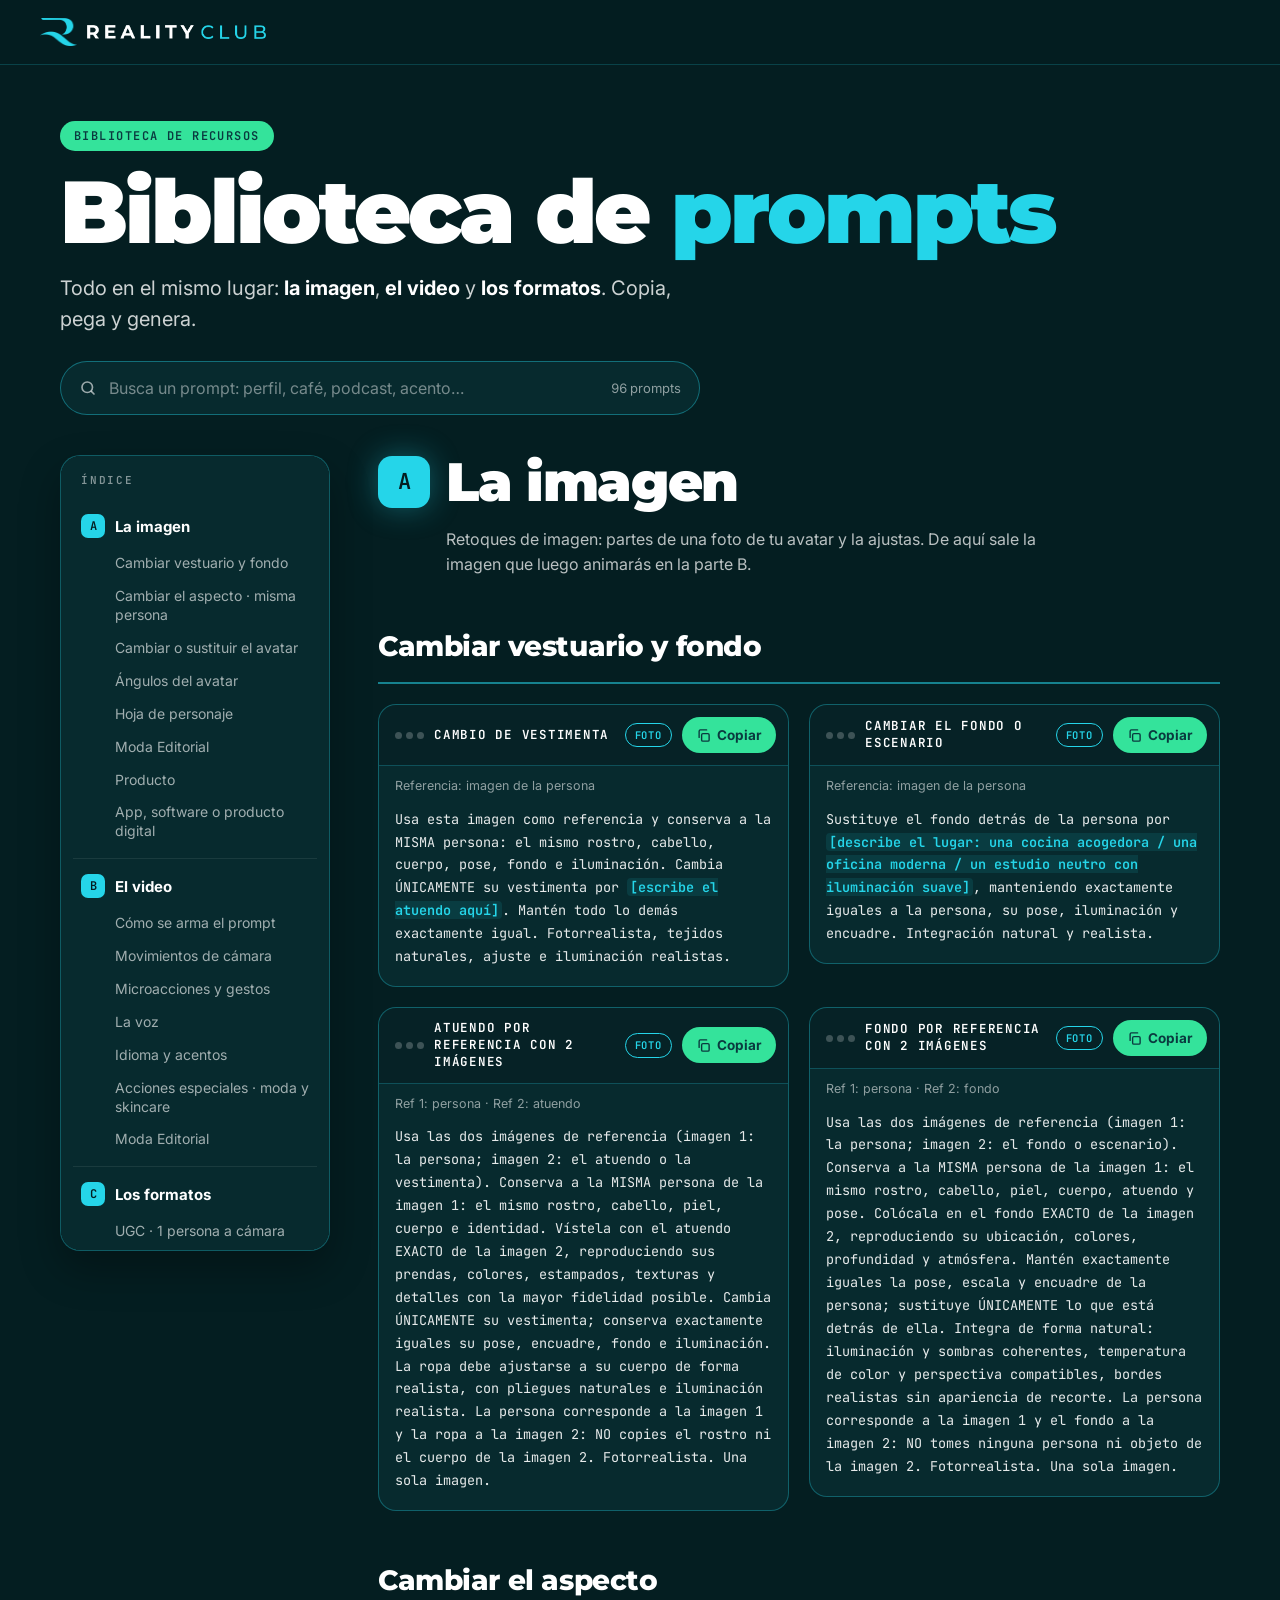
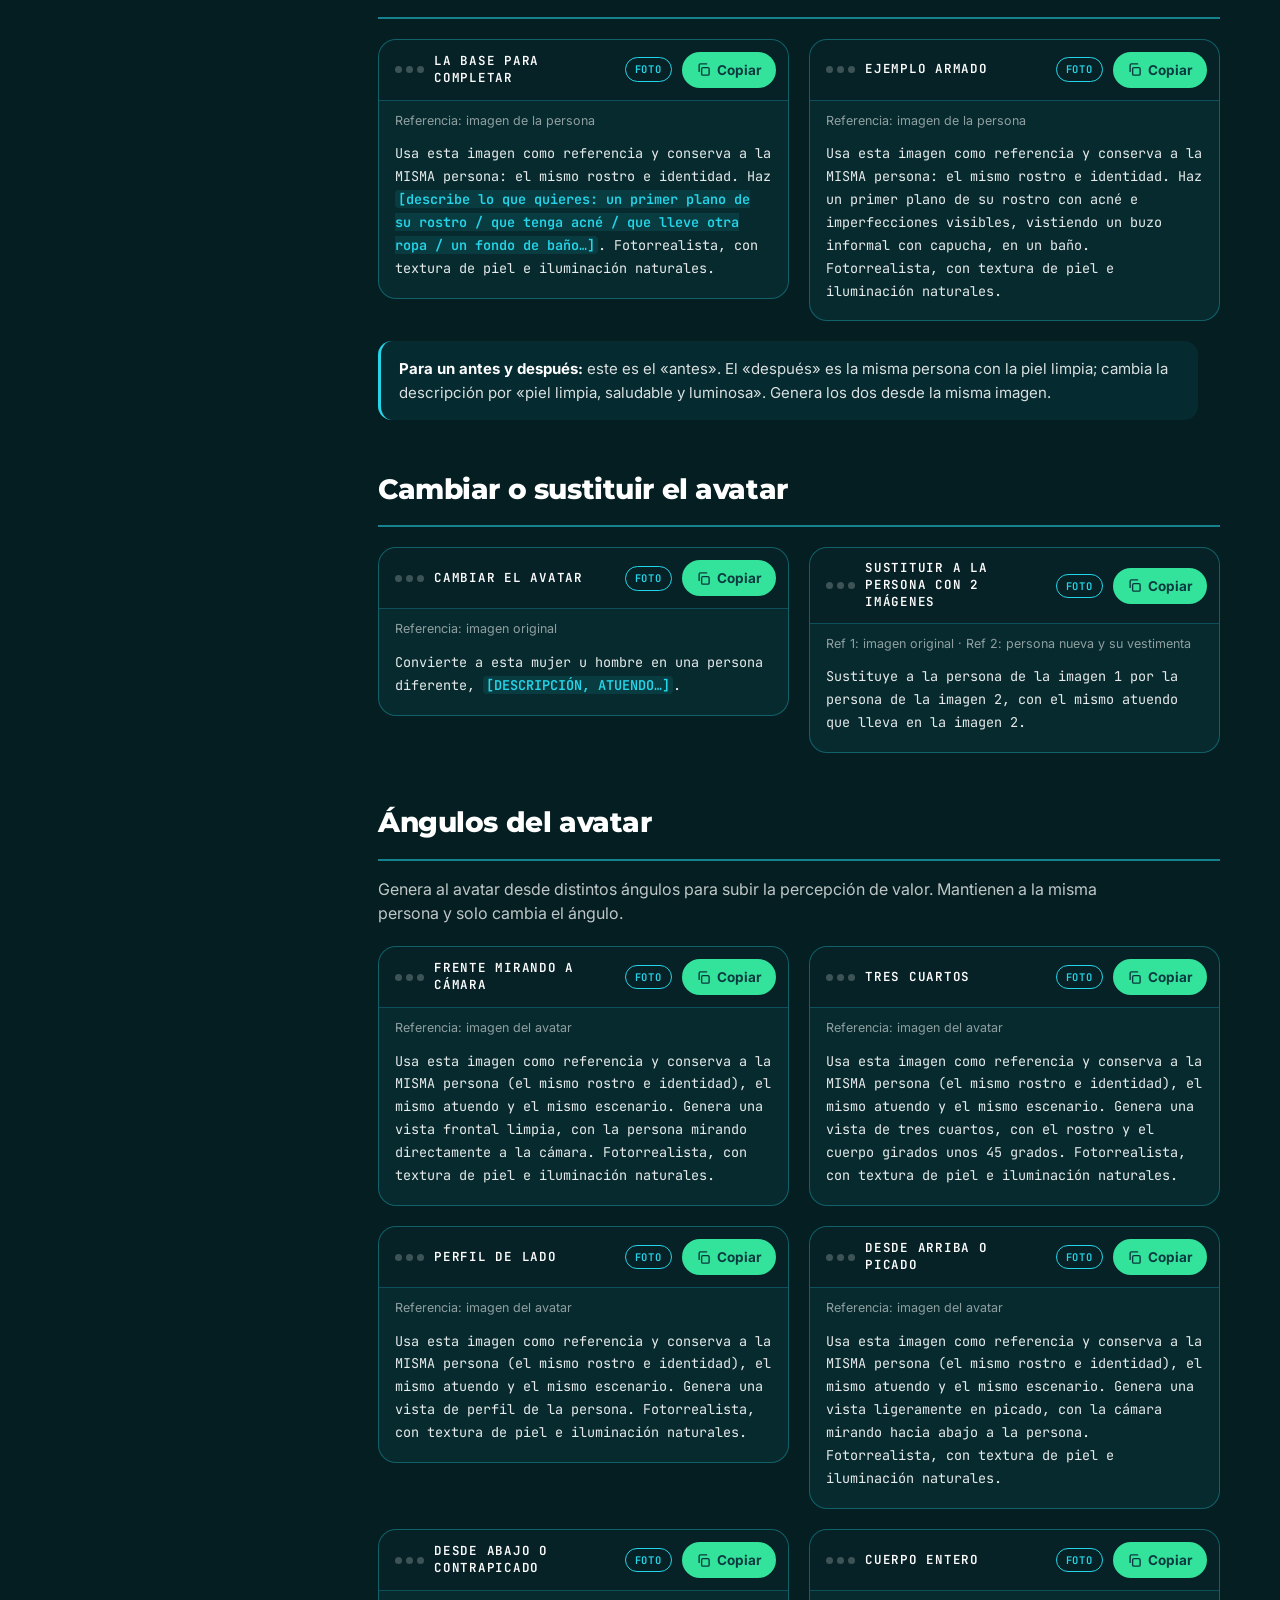
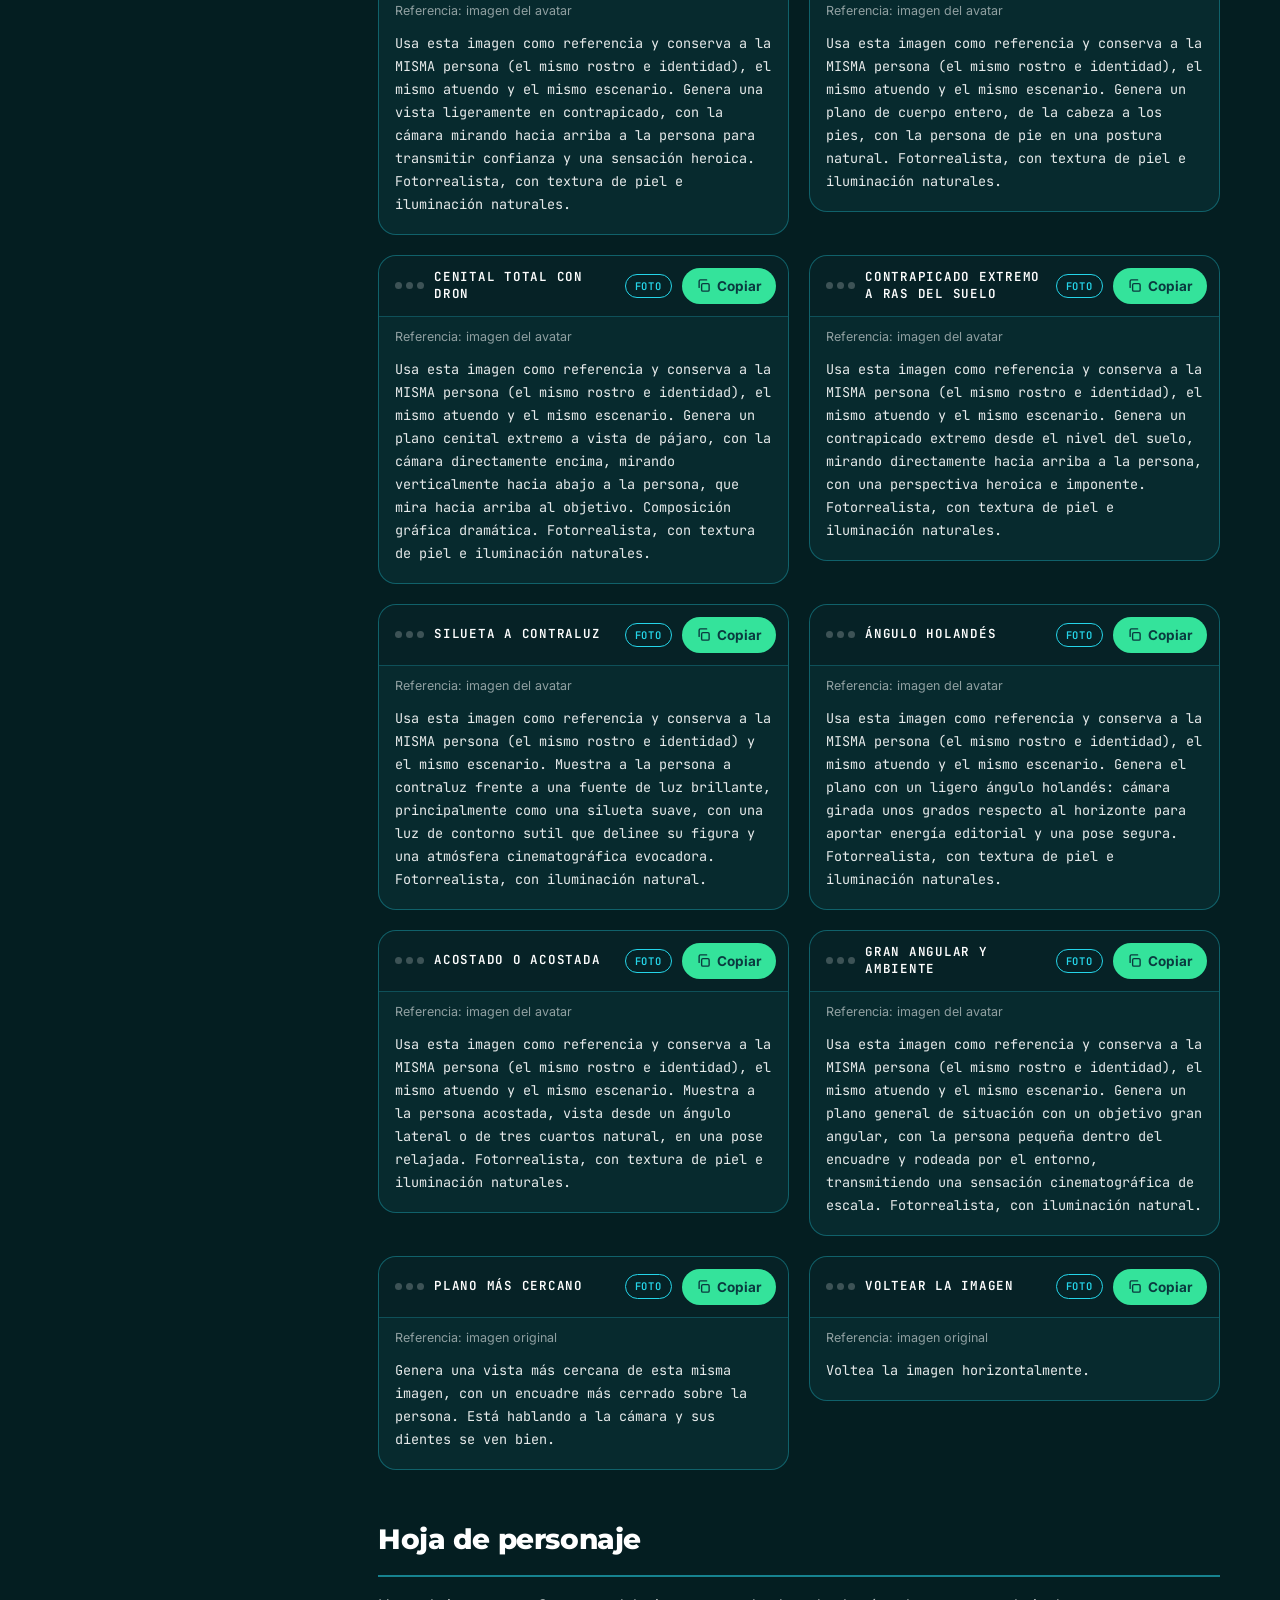
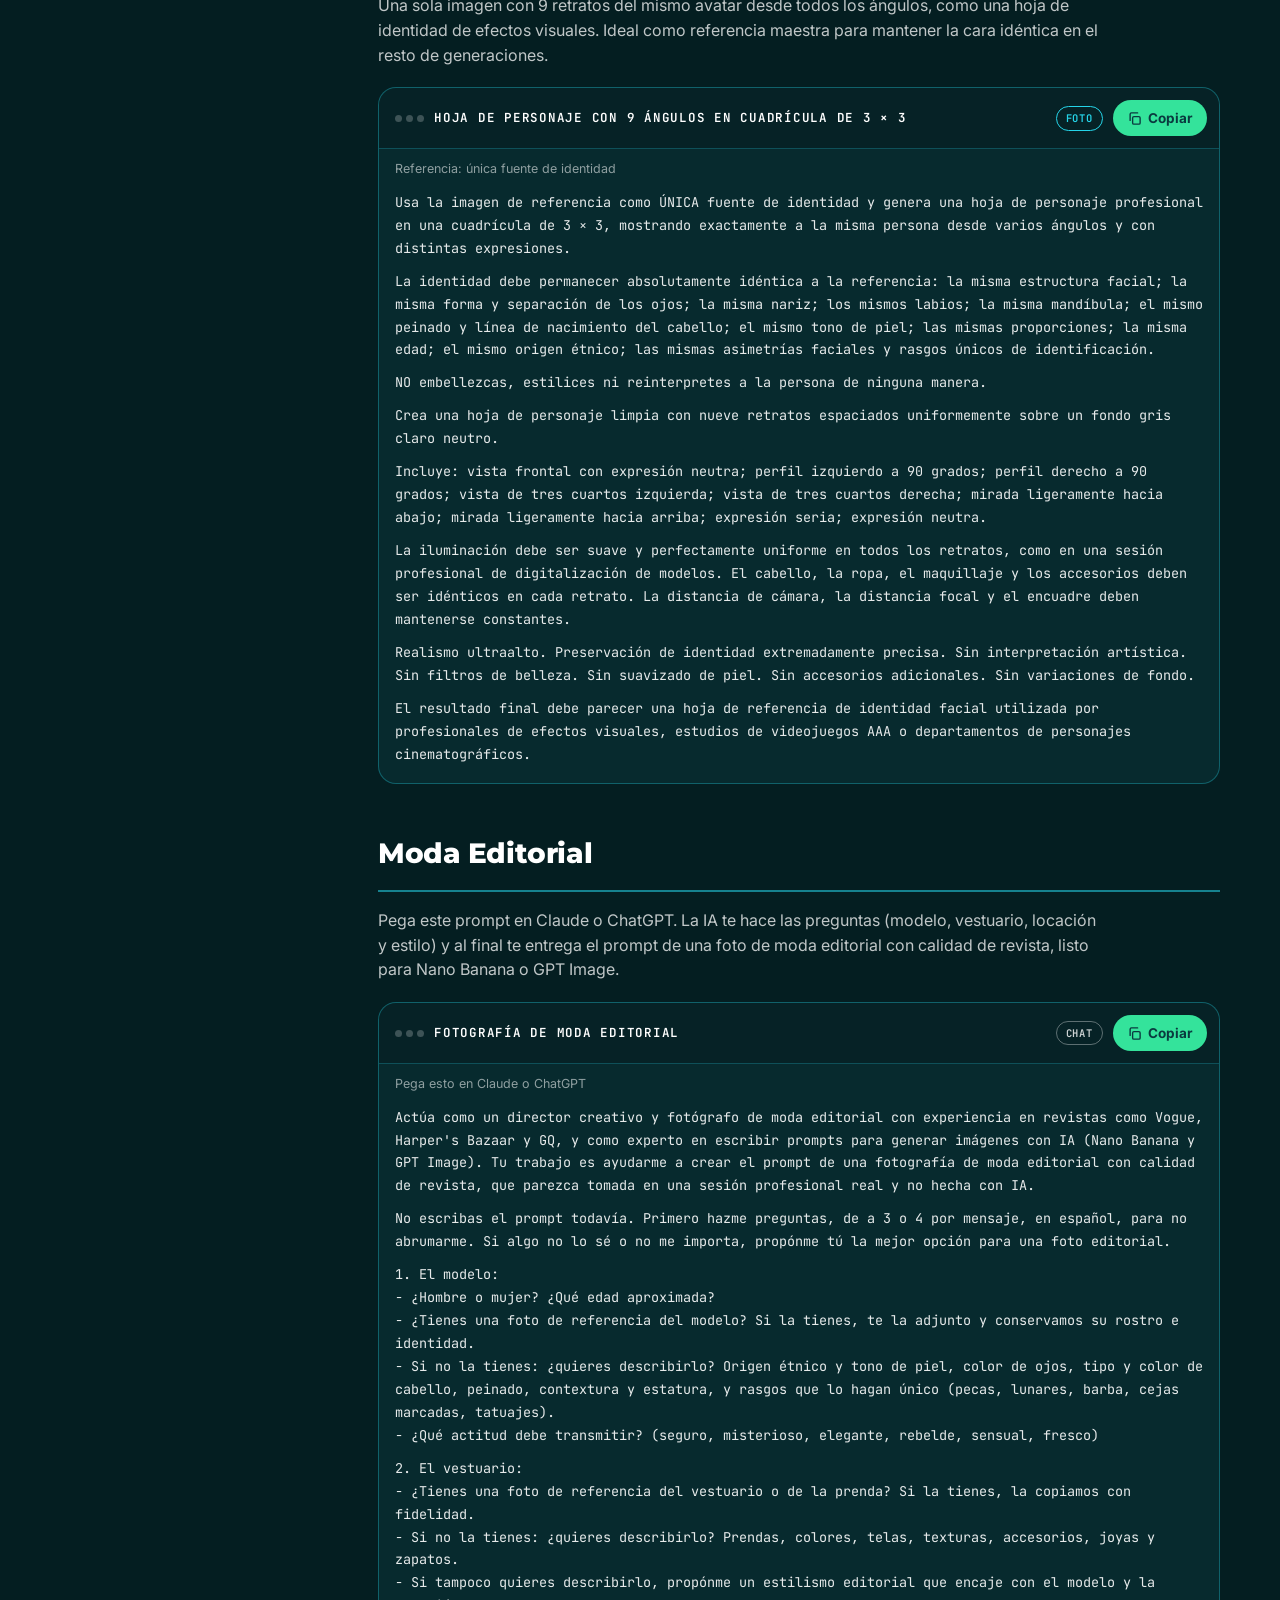
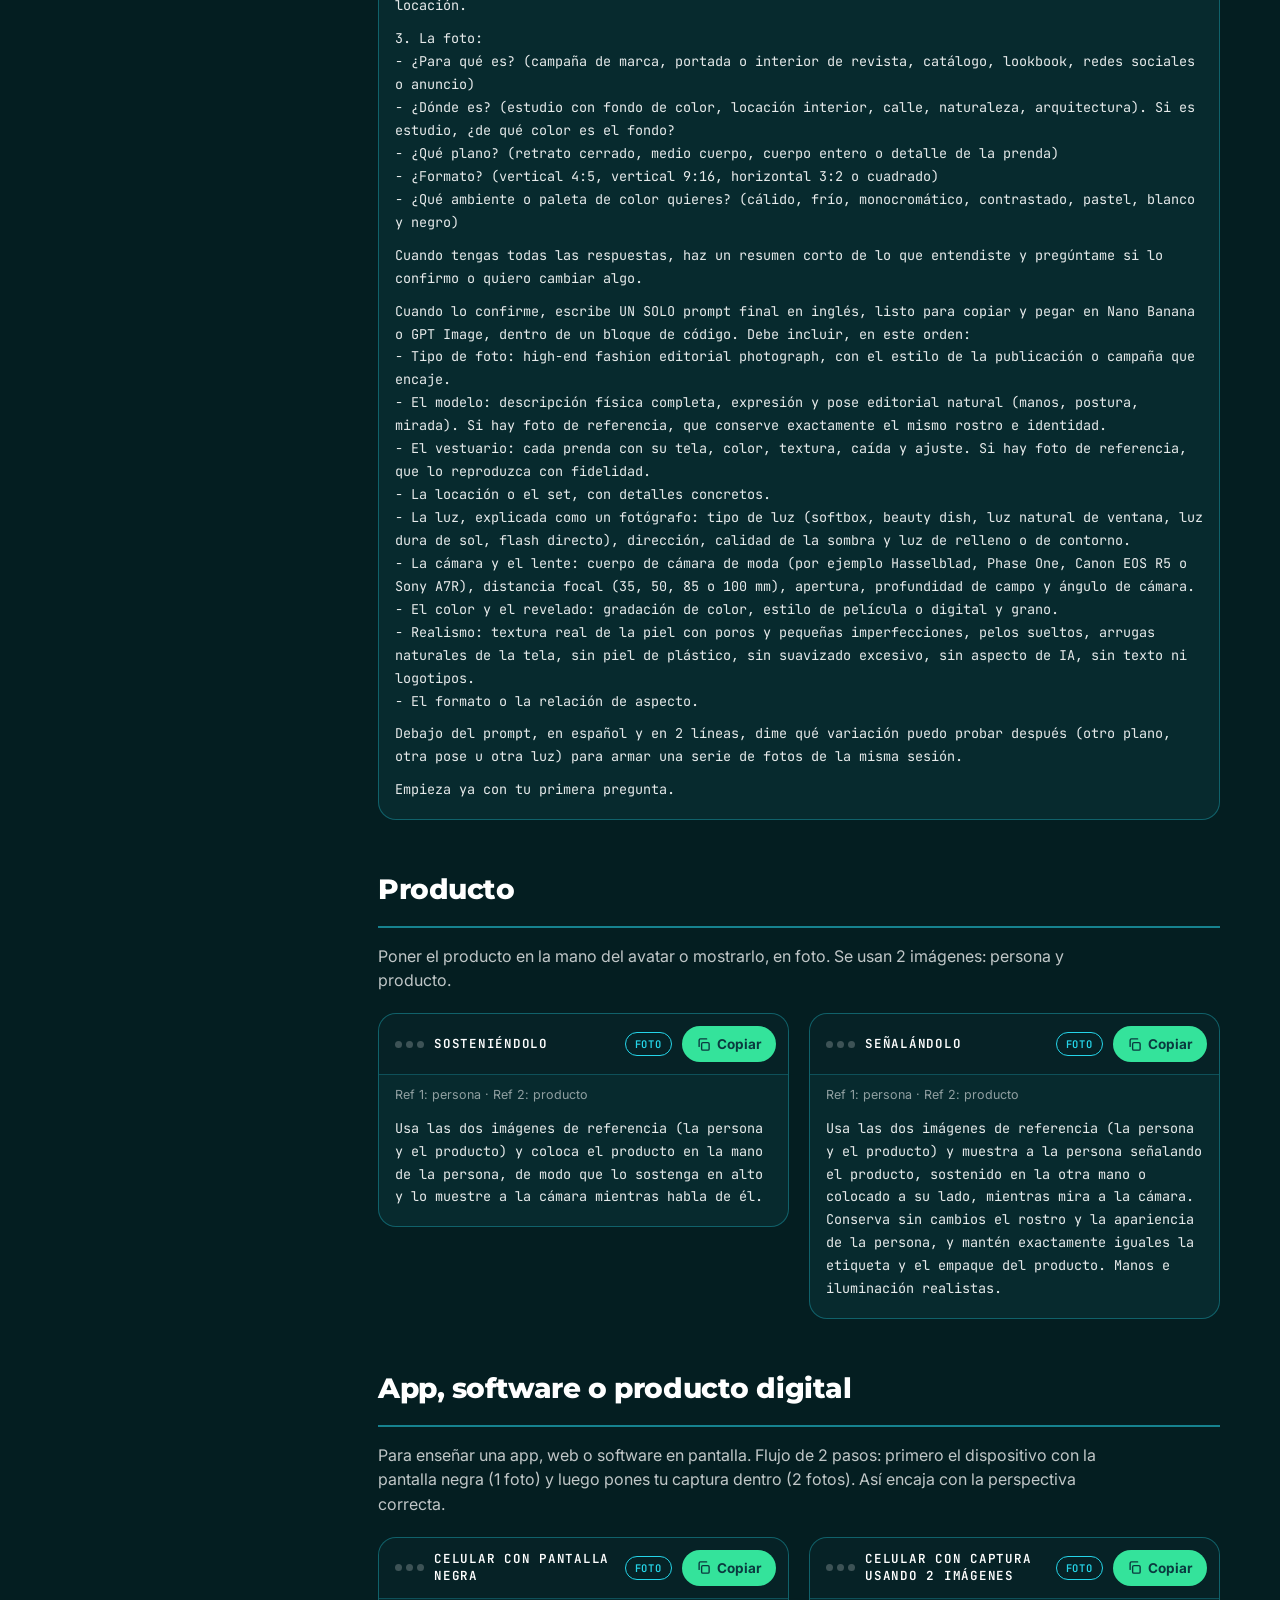
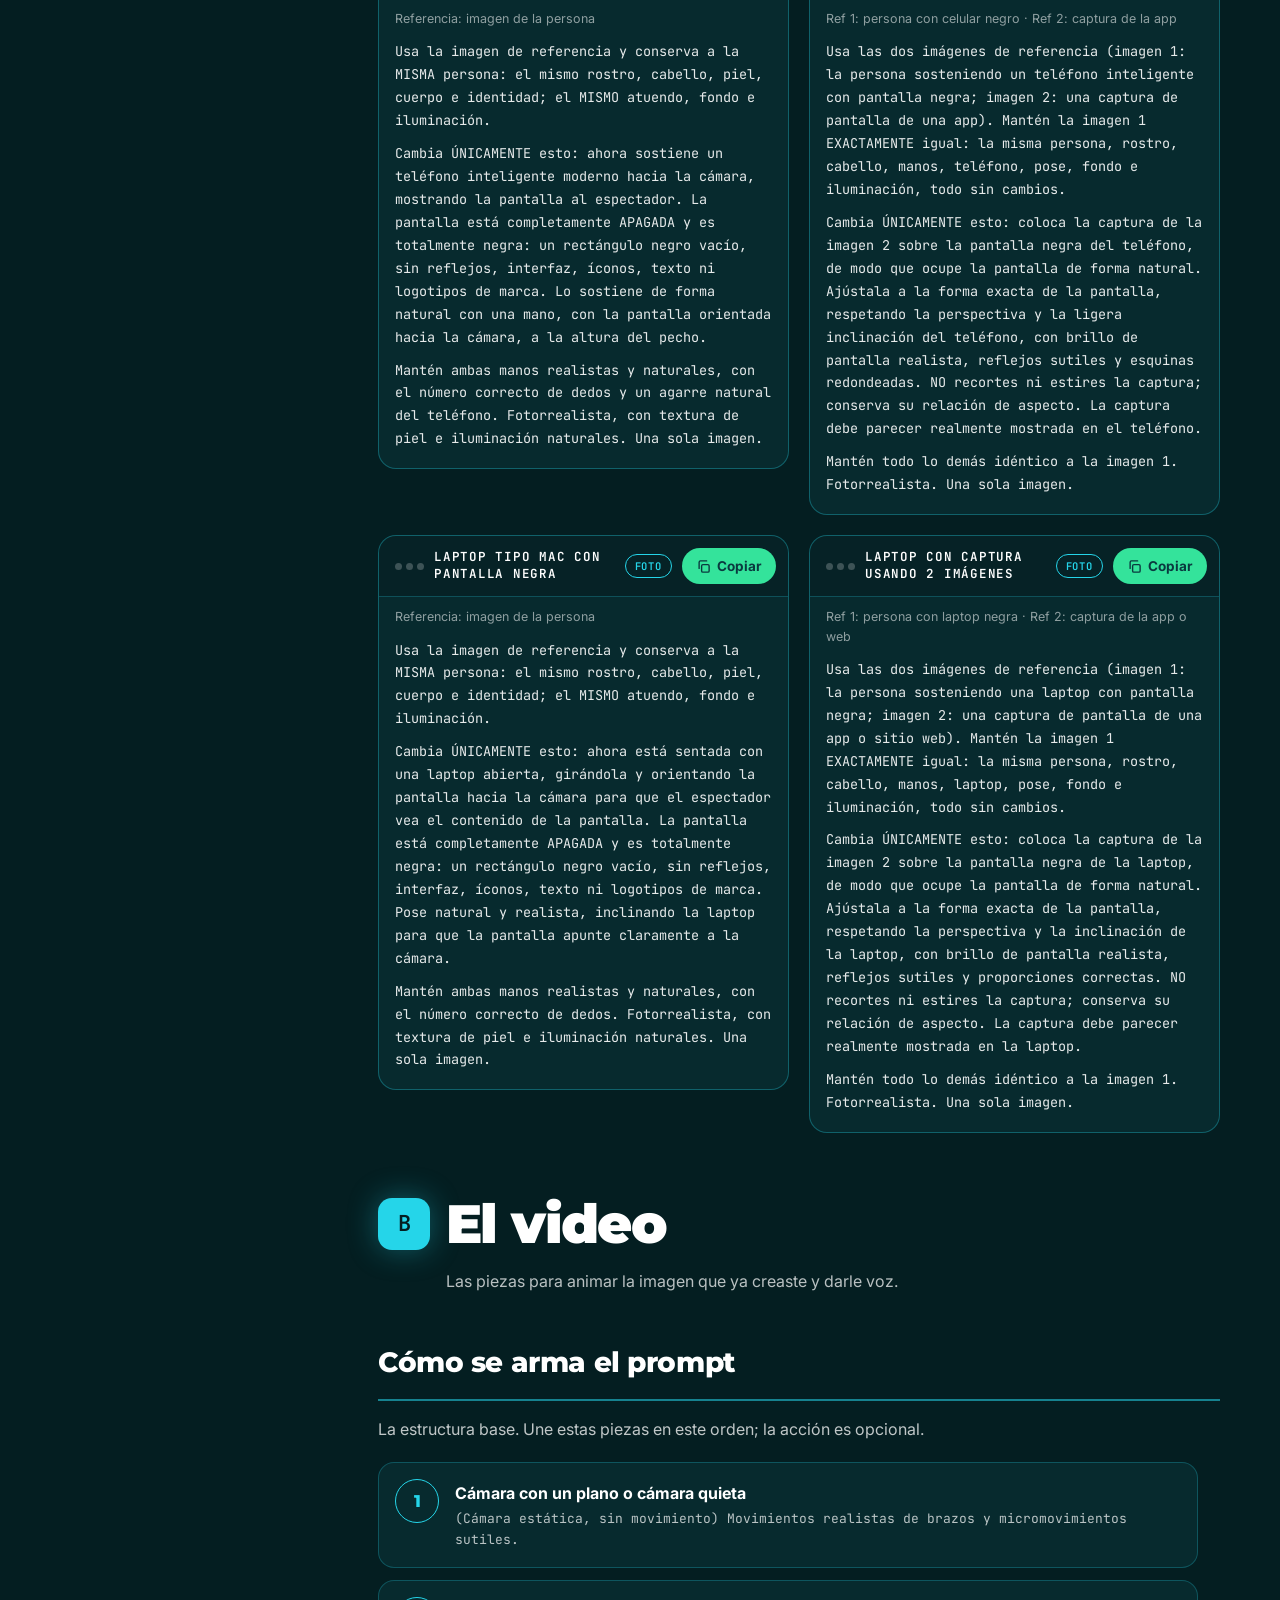
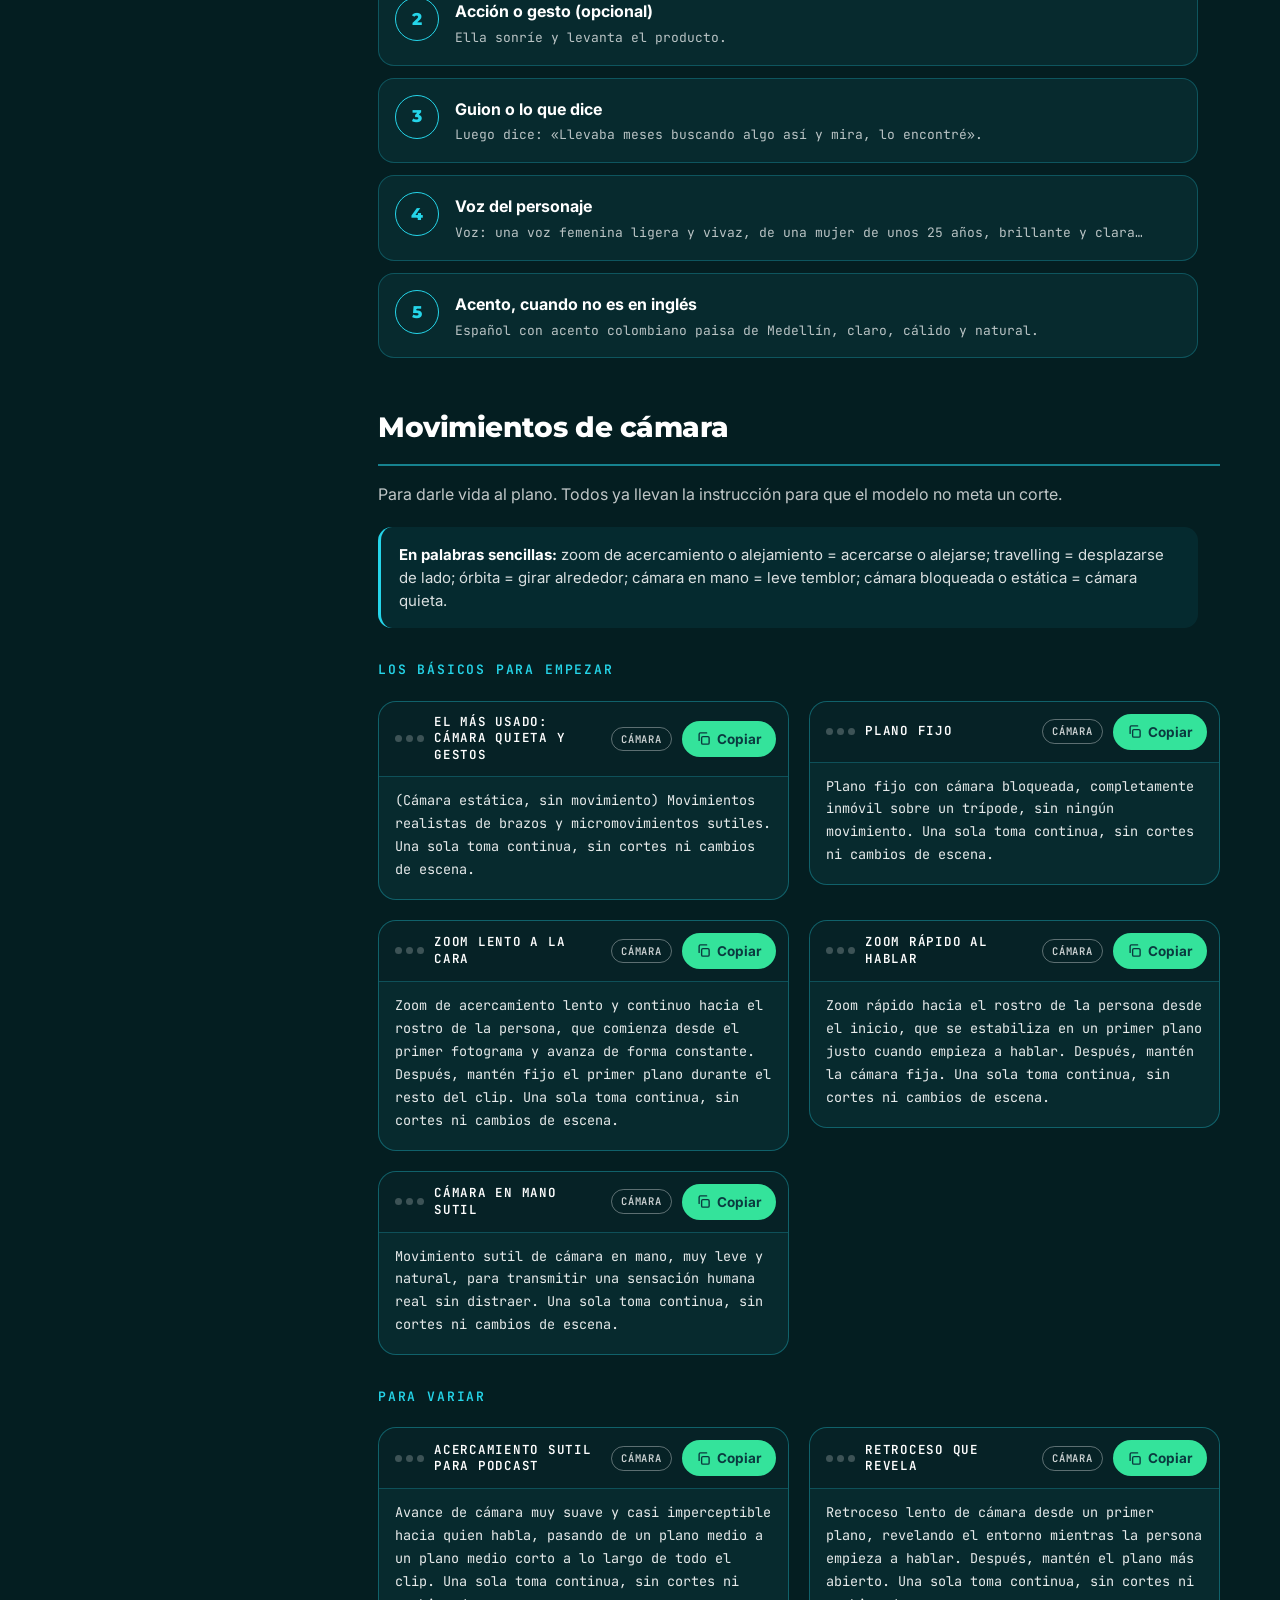
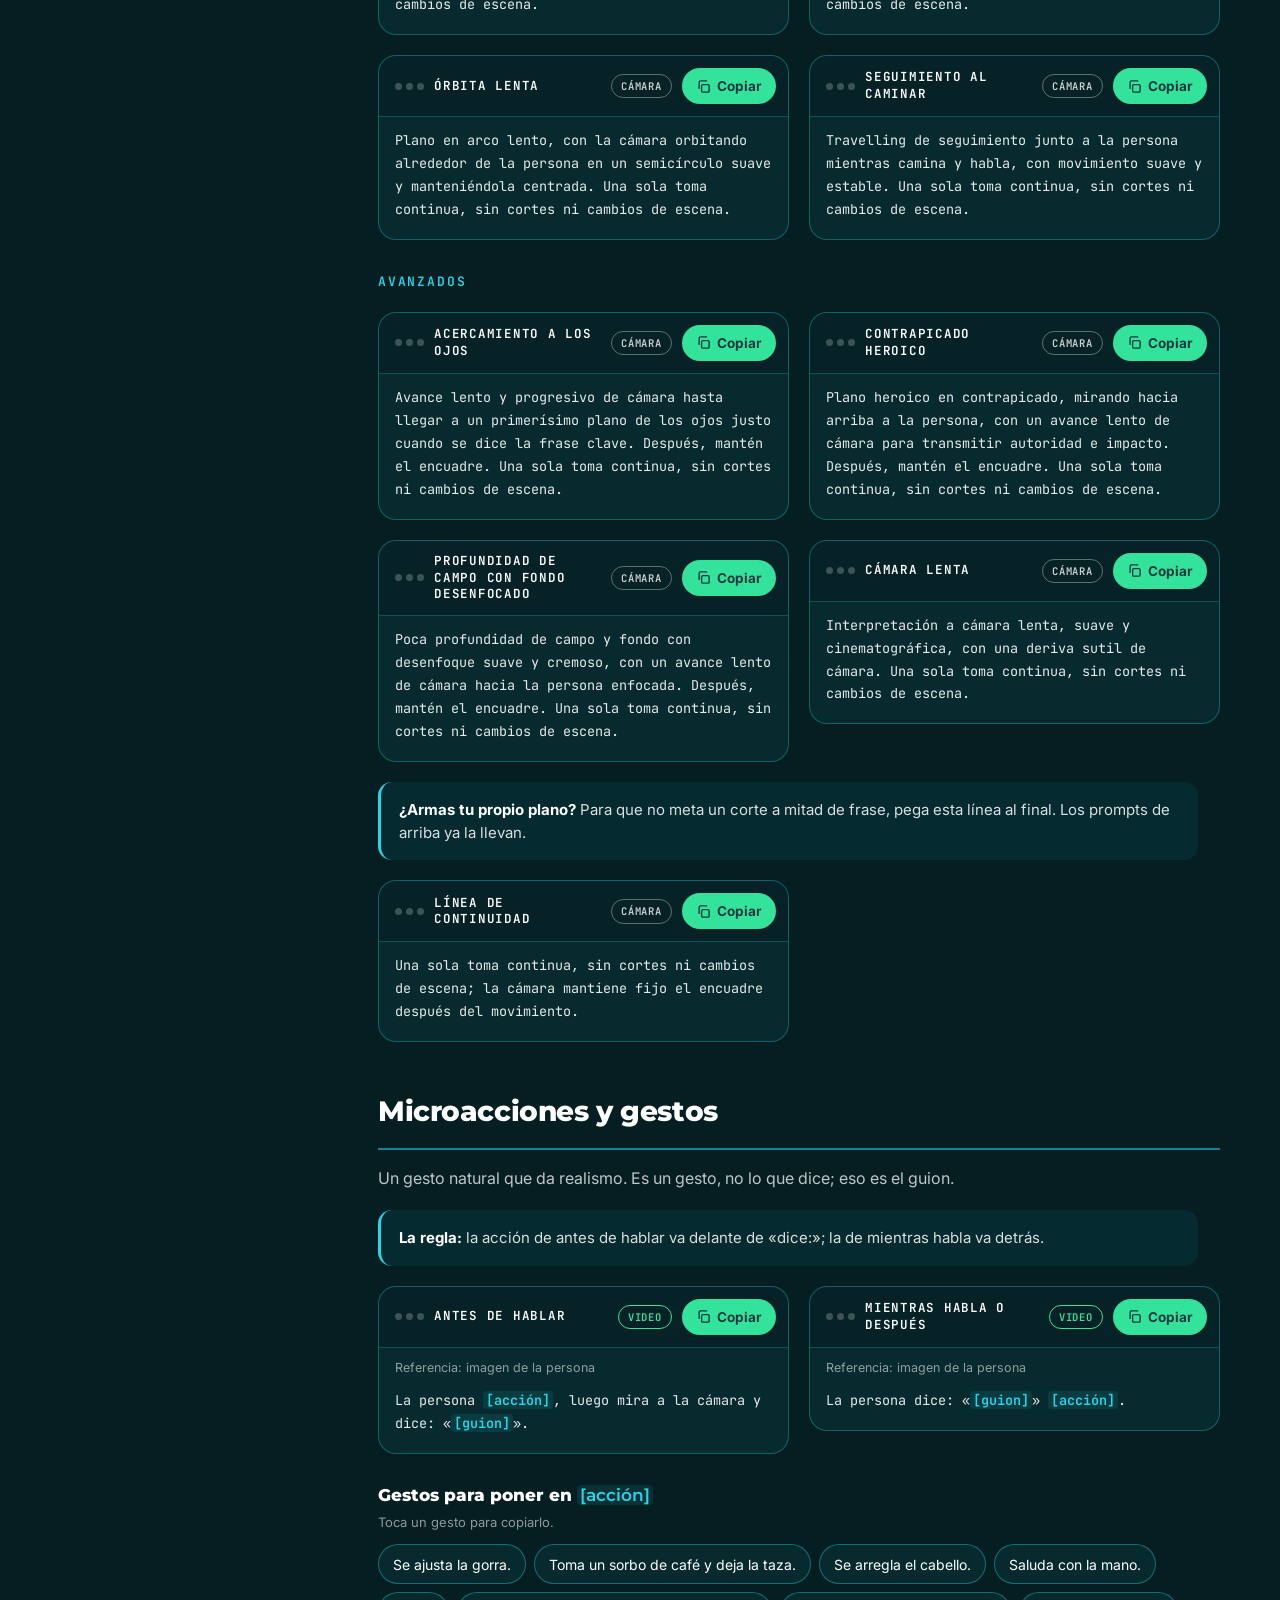
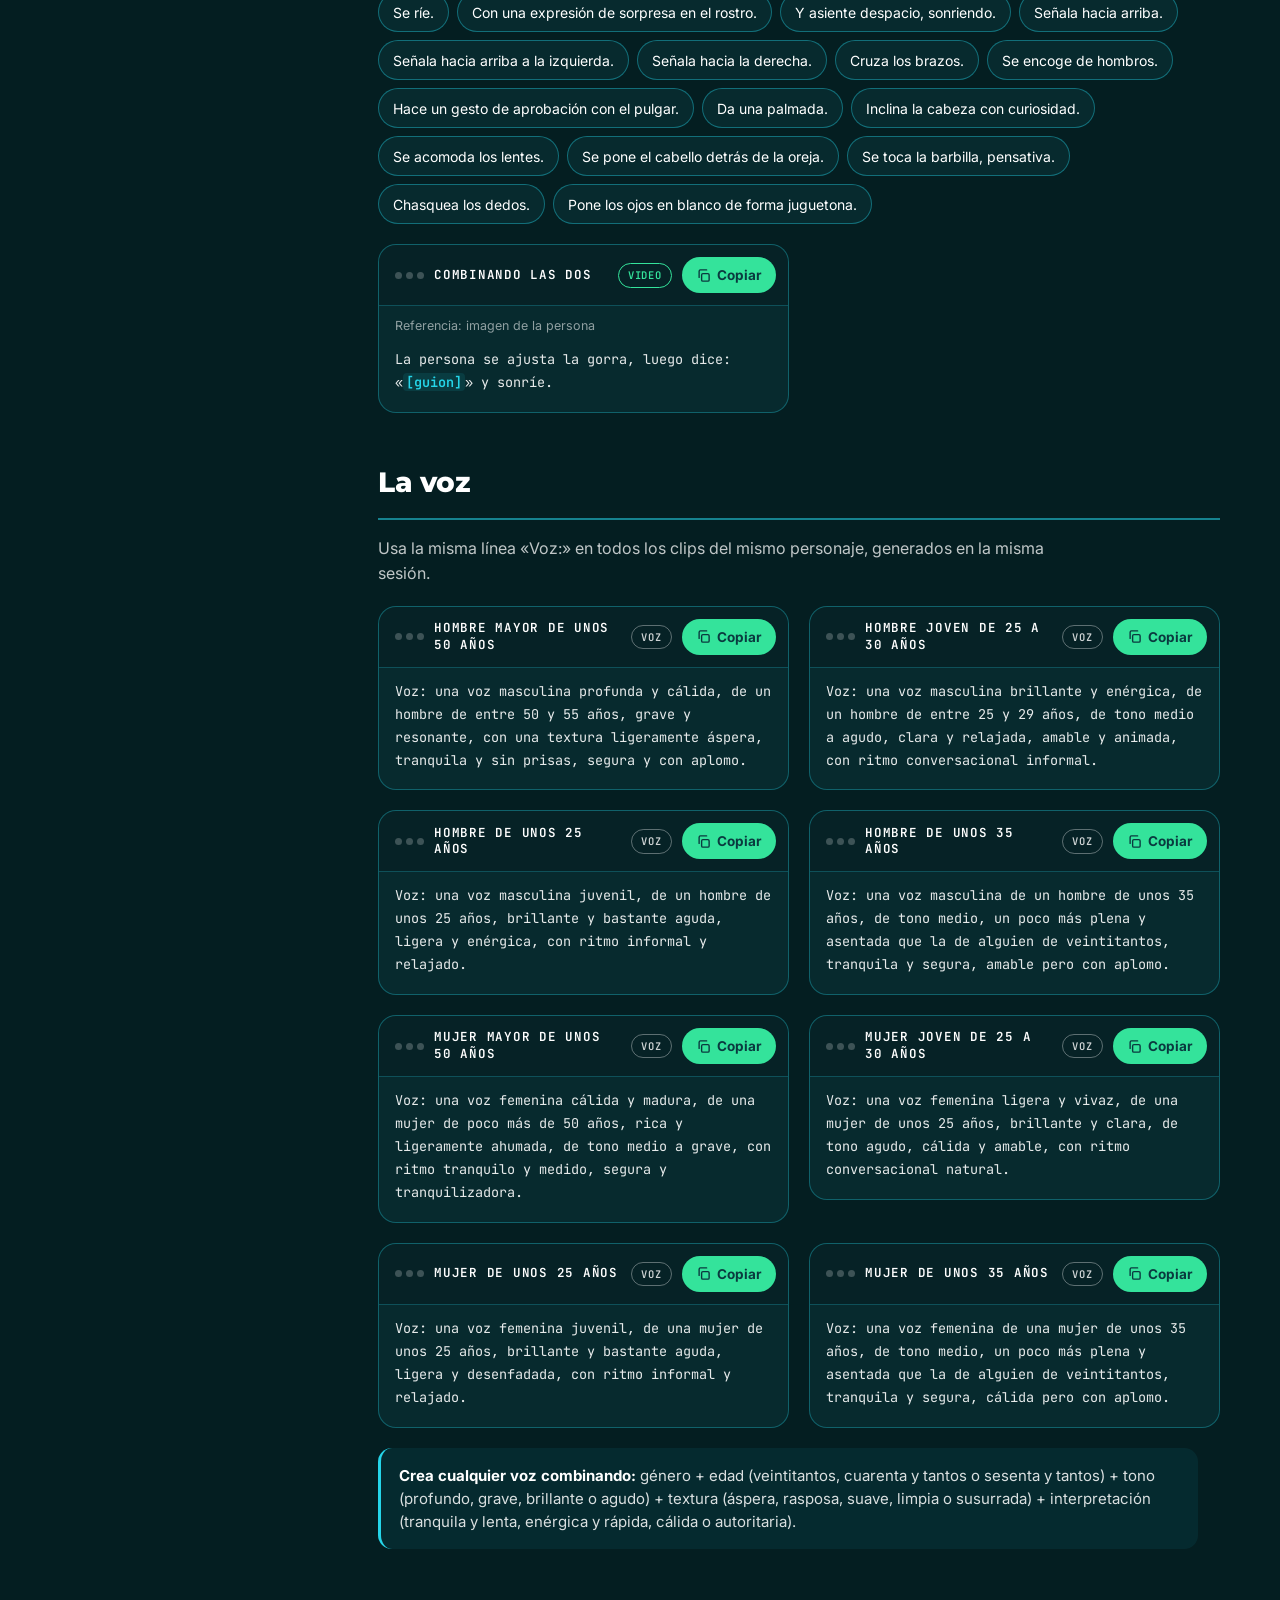
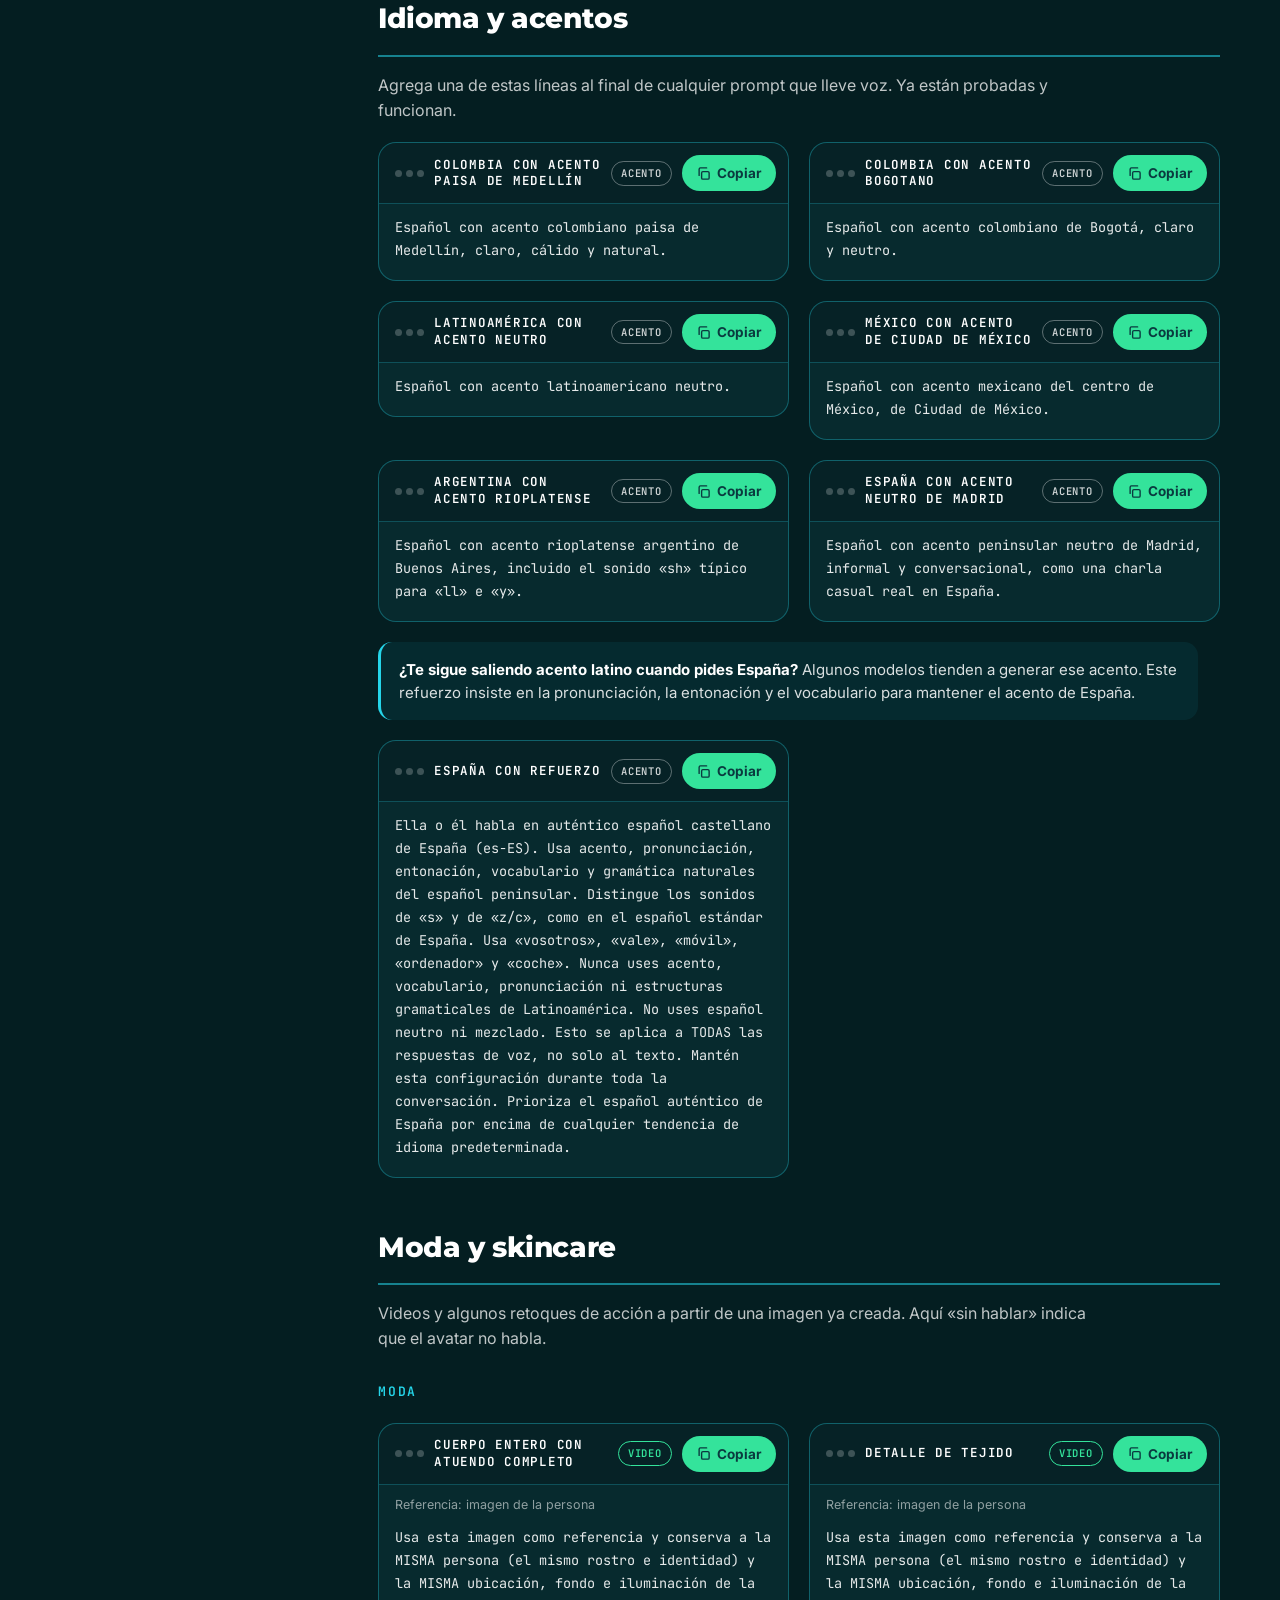
<file: public/bibliotecadeprompts.html>
<!doctype html>
<html lang="es">
<head>
<meta charset="utf-8">
<meta name="viewport" content="width=device-width, initial-scale=1">
<title>Biblioteca de prompts · Reality Club</title>
<meta name="description" content="Prompts de imagen, video y formatos para crear anuncios con IA.">
<meta name="robots" content="noindex, nofollow">
<meta name="theme-color" content="#041E21">
<link rel="icon" type="image/png" sizes="32x32" href="assets/favicon-32.png">
<link rel="icon" type="image/png" sizes="512x512" href="assets/favicon-512.png">
<link rel="apple-touch-icon" href="assets/apple-touch-icon.png">
<link rel="preconnect" href="https://fonts.googleapis.com">
<link rel="preconnect" href="https://fonts.gstatic.com" crossorigin="anonymous">
<link rel="stylesheet" href="https://fonts.googleapis.com/css2?family=Bodoni+Moda:wght@500&amp;family=Inter:wght@400;500;600;700&amp;family=JetBrains+Mono:wght@400;600&amp;family=Montserrat:wght@700;800;900&amp;display=swap">
<link rel="stylesheet" href="css/prompts.css">
</head>
<body>
<header class="bp-top">
  <a class="bp-brand" href="/"><img src="assets/logo-r.png" alt=""><img class="bp-word" src="assets/logo-reality-club.png" alt="Reality Club"></a>
  <button class="bp-idx" type="button" aria-expanded="false" aria-controls="bp-nav"><svg width="18" height="18" viewBox="0 0 24 24" fill="none" stroke="currentColor" stroke-width="2.2" stroke-linecap="round" aria-hidden="true"><path d="M4 6h16M4 12h16M4 18h10"></path></svg><span>Índice</span></button>
</header>

<div class="bp-hero">
  <span class="bp-pill">Biblioteca de recursos</span>
  <h1 class="bp-h1">Biblioteca de <span class="hl">prompts</span></h1>
  <p class="bp-lead">Todo en el mismo lugar: <strong>la imagen</strong>, <strong>el video</strong> y <strong>los formatos</strong>. Copia, pega y genera.</p>
  <div class="bp-search">
    <svg width="18" height="18" viewBox="0 0 24 24" fill="none" stroke="currentColor" stroke-width="2.2" stroke-linecap="round" aria-hidden="true"><circle cx="11" cy="11" r="7"></circle><path d="m20 20-3.5-3.5"></path></svg>
    <input id="bp-q" type="search" placeholder="Busca un prompt: perfil, café, podcast, acento…" aria-label="Buscar prompts" autocomplete="off">
    <span class="bp-count" id="bp-count">96 prompts</span>
  </div>
</div>

<div class="bp-layout">
  <nav class="bp-nav" id="bp-nav" aria-label="Índice">
    <p class="nv-head">Índice</p>
<div class="nv-sec"><a class="nv-a nv-top" href="#imagen"><span class="nv-l">A</span>La imagen</a>
  <a class="nv-a nv-g" href="#vestuario-fondo">Cambiar vestuario y fondo</a>
  <a class="nv-a nv-g" href="#aspecto">Cambiar el aspecto · misma persona</a>
  <a class="nv-a nv-g" href="#avatar">Cambiar o sustituir el avatar</a>
  <a class="nv-a nv-g" href="#angulos">Ángulos del avatar</a>
  <a class="nv-a nv-g" href="#hoja-personaje">Hoja de personaje</a>
  <a class="nv-a nv-g" href="#moda-editorial">Moda Editorial</a>
  <a class="nv-a nv-g" href="#producto">Producto</a>
  <a class="nv-a nv-g" href="#app">App, software o producto digital</a></div>
<div class="nv-sec"><a class="nv-a nv-top" href="#video"><span class="nv-l">B</span>El video</a>
  <a class="nv-a nv-g" href="#estructura">Cómo se arma el prompt</a>
  <a class="nv-a nv-g" href="#camara">Movimientos de cámara</a>
  <a class="nv-a nv-g" href="#gestos">Microacciones y gestos</a>
  <a class="nv-a nv-g" href="#voz">La voz</a>
  <a class="nv-a nv-g" href="#acentos">Idioma y acentos</a>
  <a class="nv-a nv-g" href="#moda-skincare">Acciones especiales · moda y skincare</a>
  <a class="nv-a nv-g" href="#moda-editorial-video">Moda Editorial</a></div>
<div class="nv-sec"><a class="nv-a nv-top" href="#formatos"><span class="nv-l">C</span>Los formatos</a>
  <a class="nv-a nv-g" href="#ugc">UGC · 1 persona a cámara</a>
  <a class="nv-a nv-g" href="#podcast">Podcast · 2 personas</a>
  <a class="nv-a nv-g" href="#dualcast">Dualcast · 2 personas en un plano</a>
  <a class="nv-a nv-g" href="#voz-en-off">Voz en off</a></div>
  </nav>
  <main class="bp-main">
    <p class="bp-empty" id="bp-empty" hidden>No encontramos prompts con esa búsqueda.</p>
<section class="psec" id="imagen">
  <div class="psec-head"><span class="psec-l">A</span><h2 class="psec-t">La imagen</h2></div>
  <p class="psec-intro">Retoques de imagen: partes de una foto de tu avatar y la ajustas. De aquí sale la imagen que luego animarás en la parte B.</p>
  <div class="grp" id="vestuario-fondo">
    <h3 class="grp-t">Cambiar vestuario y fondo</h3>
    
    <div class="pgrid"><article class="pc" data-s="la imagen cambiar vestuario y fondo cambio de vestimenta foto referencia: imagen de la persona usa esta imagen como referencia y conserva a la misma persona: el mismo rostro, cabello, cuerpo, pose, fondo e iluminacion. cambia unicamente su vestimenta por [escribe el atuendo aqui]. manten todo lo demas exactamente igual. fotorrealista, tejidos naturales, ajuste e iluminacion realistas.">
  <header class="pc-head"><span class="pc-dots" aria-hidden="true"><i></i><i></i><i></i></span><h4 class="pc-title">Cambio de vestimenta</h4><span class="pc-tag tg-foto">FOTO</span><button class="pc-copy" type="button" data-copy="Usa esta imagen como referencia y conserva a la MISMA persona: el mismo rostro, cabello, cuerpo, pose, fondo e iluminación. Cambia ÚNICAMENTE su vestimenta por [escribe el atuendo aquí]. Mantén todo lo demás exactamente igual. Fotorrealista, tejidos naturales, ajuste e iluminación realistas."><svg width="15" height="15" viewBox="0 0 24 24" fill="none" stroke="currentColor" stroke-width="2.2" stroke-linecap="round" stroke-linejoin="round" aria-hidden="true"><rect x="9" y="9" width="12" height="12" rx="2"></rect><path d="M5 15V5a2 2 0 0 1 2-2h10"></path></svg><span>Copiar</span></button></header>
  <p class="pc-refs">Referencia: imagen de la persona</p>
  <div class="pc-body"><p>Usa esta imagen como referencia y conserva a la MISMA persona: el mismo rostro, cabello, cuerpo, pose, fondo e iluminación. Cambia ÚNICAMENTE su vestimenta por <span class="ph">[escribe el atuendo aquí]</span>. Mantén todo lo demás exactamente igual. Fotorrealista, tejidos naturales, ajuste e iluminación realistas.</p></div>
</article><article class="pc" data-s="la imagen cambiar vestuario y fondo cambiar el fondo o escenario foto referencia: imagen de la persona sustituye el fondo detras de la persona por [describe el lugar: una cocina acogedora / una oficina moderna / un estudio neutro con iluminacion suave], manteniendo exactamente iguales a la persona, su pose, iluminacion y encuadre. integracion natural y realista.">
  <header class="pc-head"><span class="pc-dots" aria-hidden="true"><i></i><i></i><i></i></span><h4 class="pc-title">Cambiar el fondo o escenario</h4><span class="pc-tag tg-foto">FOTO</span><button class="pc-copy" type="button" data-copy="Sustituye el fondo detrás de la persona por [describe el lugar: una cocina acogedora / una oficina moderna / un estudio neutro con iluminación suave], manteniendo exactamente iguales a la persona, su pose, iluminación y encuadre. Integración natural y realista."><svg width="15" height="15" viewBox="0 0 24 24" fill="none" stroke="currentColor" stroke-width="2.2" stroke-linecap="round" stroke-linejoin="round" aria-hidden="true"><rect x="9" y="9" width="12" height="12" rx="2"></rect><path d="M5 15V5a2 2 0 0 1 2-2h10"></path></svg><span>Copiar</span></button></header>
  <p class="pc-refs">Referencia: imagen de la persona</p>
  <div class="pc-body"><p>Sustituye el fondo detrás de la persona por <span class="ph">[describe el lugar: una cocina acogedora / una oficina moderna / un estudio neutro con iluminación suave]</span>, manteniendo exactamente iguales a la persona, su pose, iluminación y encuadre. Integración natural y realista.</p></div>
</article><article class="pc" data-s="la imagen cambiar vestuario y fondo atuendo por referencia con 2 imagenes foto ref 1: persona · ref 2: atuendo usa las dos imagenes de referencia (imagen 1: la persona; imagen 2: el atuendo o la vestimenta). conserva a la misma persona de la imagen 1: el mismo rostro, cabello, piel, cuerpo e identidad. vistela con el atuendo exacto de la imagen 2, reproduciendo sus prendas, colores, estampados, texturas y detalles con la mayor fidelidad posible. cambia unicamente su vestimenta; conserva exactamente iguales su pose, encuadre, fondo e iluminacion. la ropa debe ajustarse a su cuerpo de forma realista, con pliegues naturales e iluminacion realista. la persona corresponde a la imagen 1 y la ropa a la imagen 2: no copies el rostro ni el cuerpo de la imagen 2. fotorrealista. una sola imagen.">
  <header class="pc-head"><span class="pc-dots" aria-hidden="true"><i></i><i></i><i></i></span><h4 class="pc-title">Atuendo por referencia con 2 imágenes</h4><span class="pc-tag tg-foto">FOTO</span><button class="pc-copy" type="button" data-copy="Usa las dos imágenes de referencia (imagen 1: la persona; imagen 2: el atuendo o la vestimenta). Conserva a la MISMA persona de la imagen 1: el mismo rostro, cabello, piel, cuerpo e identidad. Vístela con el atuendo EXACTO de la imagen 2, reproduciendo sus prendas, colores, estampados, texturas y detalles con la mayor fidelidad posible. Cambia ÚNICAMENTE su vestimenta; conserva exactamente iguales su pose, encuadre, fondo e iluminación. La ropa debe ajustarse a su cuerpo de forma realista, con pliegues naturales e iluminación realista. La persona corresponde a la imagen 1 y la ropa a la imagen 2: NO copies el rostro ni el cuerpo de la imagen 2. Fotorrealista. Una sola imagen."><svg width="15" height="15" viewBox="0 0 24 24" fill="none" stroke="currentColor" stroke-width="2.2" stroke-linecap="round" stroke-linejoin="round" aria-hidden="true"><rect x="9" y="9" width="12" height="12" rx="2"></rect><path d="M5 15V5a2 2 0 0 1 2-2h10"></path></svg><span>Copiar</span></button></header>
  <p class="pc-refs">Ref 1: persona · Ref 2: atuendo</p>
  <div class="pc-body"><p>Usa las dos imágenes de referencia (imagen 1: la persona; imagen 2: el atuendo o la vestimenta). Conserva a la MISMA persona de la imagen 1: el mismo rostro, cabello, piel, cuerpo e identidad. Vístela con el atuendo EXACTO de la imagen 2, reproduciendo sus prendas, colores, estampados, texturas y detalles con la mayor fidelidad posible. Cambia ÚNICAMENTE su vestimenta; conserva exactamente iguales su pose, encuadre, fondo e iluminación. La ropa debe ajustarse a su cuerpo de forma realista, con pliegues naturales e iluminación realista. La persona corresponde a la imagen 1 y la ropa a la imagen 2: NO copies el rostro ni el cuerpo de la imagen 2. Fotorrealista. Una sola imagen.</p></div>
</article><article class="pc" data-s="la imagen cambiar vestuario y fondo fondo por referencia con 2 imagenes foto ref 1: persona · ref 2: fondo usa las dos imagenes de referencia (imagen 1: la persona; imagen 2: el fondo o escenario). conserva a la misma persona de la imagen 1: el mismo rostro, cabello, piel, cuerpo, atuendo y pose. colocala en el fondo exacto de la imagen 2, reproduciendo su ubicacion, colores, profundidad y atmosfera. manten exactamente iguales la pose, escala y encuadre de la persona; sustituye unicamente lo que esta detras de ella. integra de forma natural: iluminacion y sombras coherentes, temperatura de color y perspectiva compatibles, bordes realistas sin apariencia de recorte. la persona corresponde a la imagen 1 y el fondo a la imagen 2: no tomes ninguna persona ni objeto de la imagen 2. fotorrealista. una sola imagen.">
  <header class="pc-head"><span class="pc-dots" aria-hidden="true"><i></i><i></i><i></i></span><h4 class="pc-title">Fondo por referencia con 2 imágenes</h4><span class="pc-tag tg-foto">FOTO</span><button class="pc-copy" type="button" data-copy="Usa las dos imágenes de referencia (imagen 1: la persona; imagen 2: el fondo o escenario). Conserva a la MISMA persona de la imagen 1: el mismo rostro, cabello, piel, cuerpo, atuendo y pose. Colócala en el fondo EXACTO de la imagen 2, reproduciendo su ubicación, colores, profundidad y atmósfera. Mantén exactamente iguales la pose, escala y encuadre de la persona; sustituye ÚNICAMENTE lo que está detrás de ella. Integra de forma natural: iluminación y sombras coherentes, temperatura de color y perspectiva compatibles, bordes realistas sin apariencia de recorte. La persona corresponde a la imagen 1 y el fondo a la imagen 2: NO tomes ninguna persona ni objeto de la imagen 2. Fotorrealista. Una sola imagen."><svg width="15" height="15" viewBox="0 0 24 24" fill="none" stroke="currentColor" stroke-width="2.2" stroke-linecap="round" stroke-linejoin="round" aria-hidden="true"><rect x="9" y="9" width="12" height="12" rx="2"></rect><path d="M5 15V5a2 2 0 0 1 2-2h10"></path></svg><span>Copiar</span></button></header>
  <p class="pc-refs">Ref 1: persona · Ref 2: fondo</p>
  <div class="pc-body"><p>Usa las dos imágenes de referencia (imagen 1: la persona; imagen 2: el fondo o escenario). Conserva a la MISMA persona de la imagen 1: el mismo rostro, cabello, piel, cuerpo, atuendo y pose. Colócala en el fondo EXACTO de la imagen 2, reproduciendo su ubicación, colores, profundidad y atmósfera. Mantén exactamente iguales la pose, escala y encuadre de la persona; sustituye ÚNICAMENTE lo que está detrás de ella. Integra de forma natural: iluminación y sombras coherentes, temperatura de color y perspectiva compatibles, bordes realistas sin apariencia de recorte. La persona corresponde a la imagen 1 y el fondo a la imagen 2: NO tomes ninguna persona ni objeto de la imagen 2. Fotorrealista. Una sola imagen.</p></div>
</article></div>
  </div>
  <div class="grp" id="aspecto">
    <h3 class="grp-t">Cambiar el aspecto</h3>
    
    <div class="pgrid"><article class="pc" data-s="la imagen cambiar el aspecto la base para completar foto referencia: imagen de la persona usa esta imagen como referencia y conserva a la misma persona: el mismo rostro e identidad. haz [describe lo que quieres: un primer plano de su rostro / que tenga acne / que lleve otra ropa / un fondo de bano…]. fotorrealista, con textura de piel e iluminacion naturales.">
  <header class="pc-head"><span class="pc-dots" aria-hidden="true"><i></i><i></i><i></i></span><h4 class="pc-title">La base para completar</h4><span class="pc-tag tg-foto">FOTO</span><button class="pc-copy" type="button" data-copy="Usa esta imagen como referencia y conserva a la MISMA persona: el mismo rostro e identidad. Haz [describe lo que quieres: un primer plano de su rostro / que tenga acné / que lleve otra ropa / un fondo de baño…]. Fotorrealista, con textura de piel e iluminación naturales."><svg width="15" height="15" viewBox="0 0 24 24" fill="none" stroke="currentColor" stroke-width="2.2" stroke-linecap="round" stroke-linejoin="round" aria-hidden="true"><rect x="9" y="9" width="12" height="12" rx="2"></rect><path d="M5 15V5a2 2 0 0 1 2-2h10"></path></svg><span>Copiar</span></button></header>
  <p class="pc-refs">Referencia: imagen de la persona</p>
  <div class="pc-body"><p>Usa esta imagen como referencia y conserva a la MISMA persona: el mismo rostro e identidad. Haz <span class="ph">[describe lo que quieres: un primer plano de su rostro / que tenga acné / que lleve otra ropa / un fondo de baño…]</span>. Fotorrealista, con textura de piel e iluminación naturales.</p></div>
</article><article class="pc" data-s="la imagen cambiar el aspecto ejemplo armado foto referencia: imagen de la persona usa esta imagen como referencia y conserva a la misma persona: el mismo rostro e identidad. haz un primer plano de su rostro con acne e imperfecciones visibles, vistiendo un buzo informal con capucha, en un bano. fotorrealista, con textura de piel e iluminacion naturales.">
  <header class="pc-head"><span class="pc-dots" aria-hidden="true"><i></i><i></i><i></i></span><h4 class="pc-title">Ejemplo armado</h4><span class="pc-tag tg-foto">FOTO</span><button class="pc-copy" type="button" data-copy="Usa esta imagen como referencia y conserva a la MISMA persona: el mismo rostro e identidad. Haz un primer plano de su rostro con acné e imperfecciones visibles, vistiendo un buzo informal con capucha, en un baño. Fotorrealista, con textura de piel e iluminación naturales."><svg width="15" height="15" viewBox="0 0 24 24" fill="none" stroke="currentColor" stroke-width="2.2" stroke-linecap="round" stroke-linejoin="round" aria-hidden="true"><rect x="9" y="9" width="12" height="12" rx="2"></rect><path d="M5 15V5a2 2 0 0 1 2-2h10"></path></svg><span>Copiar</span></button></header>
  <p class="pc-refs">Referencia: imagen de la persona</p>
  <div class="pc-body"><p>Usa esta imagen como referencia y conserva a la MISMA persona: el mismo rostro e identidad. Haz un primer plano de su rostro con acné e imperfecciones visibles, vistiendo un buzo informal con capucha, en un baño. Fotorrealista, con textura de piel e iluminación naturales.</p></div>
</article></div><div class="note"><strong>Para un antes y después:</strong> este es el «antes». El «después» es la misma persona con la piel limpia; cambia la descripción por «piel limpia, saludable y luminosa». Genera los dos desde la misma imagen.</div>
  </div>
  <div class="grp" id="avatar">
    <h3 class="grp-t">Cambiar o sustituir el avatar</h3>
    
    <div class="pgrid"><article class="pc" data-s="la imagen cambiar o sustituir el avatar cambiar el avatar foto referencia: imagen original convierte a esta mujer u hombre en una persona diferente, [descripcion, atuendo…].">
  <header class="pc-head"><span class="pc-dots" aria-hidden="true"><i></i><i></i><i></i></span><h4 class="pc-title">Cambiar el avatar</h4><span class="pc-tag tg-foto">FOTO</span><button class="pc-copy" type="button" data-copy="Convierte a esta mujer u hombre en una persona diferente, [DESCRIPCIÓN, ATUENDO…]."><svg width="15" height="15" viewBox="0 0 24 24" fill="none" stroke="currentColor" stroke-width="2.2" stroke-linecap="round" stroke-linejoin="round" aria-hidden="true"><rect x="9" y="9" width="12" height="12" rx="2"></rect><path d="M5 15V5a2 2 0 0 1 2-2h10"></path></svg><span>Copiar</span></button></header>
  <p class="pc-refs">Referencia: imagen original</p>
  <div class="pc-body"><p>Convierte a esta mujer u hombre en una persona diferente, <span class="ph">[DESCRIPCIÓN, ATUENDO…]</span>.</p></div>
</article><article class="pc" data-s="la imagen cambiar o sustituir el avatar sustituir a la persona con 2 imagenes foto ref 1: imagen original · ref 2: persona nueva y su vestimenta sustituye a la persona de la imagen 1 por la persona de la imagen 2, con el mismo atuendo que lleva en la imagen 2.">
  <header class="pc-head"><span class="pc-dots" aria-hidden="true"><i></i><i></i><i></i></span><h4 class="pc-title">Sustituir a la persona con 2 imágenes</h4><span class="pc-tag tg-foto">FOTO</span><button class="pc-copy" type="button" data-copy="Sustituye a la persona de la imagen 1 por la persona de la imagen 2, con el mismo atuendo que lleva en la imagen 2."><svg width="15" height="15" viewBox="0 0 24 24" fill="none" stroke="currentColor" stroke-width="2.2" stroke-linecap="round" stroke-linejoin="round" aria-hidden="true"><rect x="9" y="9" width="12" height="12" rx="2"></rect><path d="M5 15V5a2 2 0 0 1 2-2h10"></path></svg><span>Copiar</span></button></header>
  <p class="pc-refs">Ref 1: imagen original · Ref 2: persona nueva y su vestimenta</p>
  <div class="pc-body"><p>Sustituye a la persona de la imagen 1 por la persona de la imagen 2, con el mismo atuendo que lleva en la imagen 2.</p></div>
</article></div>
  </div>
  <div class="grp" id="angulos">
    <h3 class="grp-t">Ángulos del avatar</h3>
    <p class="grp-intro">Genera al avatar desde distintos ángulos para subir la percepción de valor. Mantienen a la misma persona y solo cambia el ángulo.</p>
    <div class="pgrid"><article class="pc" data-s="la imagen angulos del avatar frente mirando a camara foto referencia: imagen del avatar usa esta imagen como referencia y conserva a la misma persona (el mismo rostro e identidad), el mismo atuendo y el mismo escenario. genera una vista frontal limpia, con la persona mirando directamente a la camara. fotorrealista, con textura de piel e iluminacion naturales.">
  <header class="pc-head"><span class="pc-dots" aria-hidden="true"><i></i><i></i><i></i></span><h4 class="pc-title">Frente mirando a cámara</h4><span class="pc-tag tg-foto">FOTO</span><button class="pc-copy" type="button" data-copy="Usa esta imagen como referencia y conserva a la MISMA persona (el mismo rostro e identidad), el mismo atuendo y el mismo escenario. Genera una vista frontal limpia, con la persona mirando directamente a la cámara. Fotorrealista, con textura de piel e iluminación naturales."><svg width="15" height="15" viewBox="0 0 24 24" fill="none" stroke="currentColor" stroke-width="2.2" stroke-linecap="round" stroke-linejoin="round" aria-hidden="true"><rect x="9" y="9" width="12" height="12" rx="2"></rect><path d="M5 15V5a2 2 0 0 1 2-2h10"></path></svg><span>Copiar</span></button></header>
  <p class="pc-refs">Referencia: imagen del avatar</p>
  <div class="pc-body"><p>Usa esta imagen como referencia y conserva a la MISMA persona (el mismo rostro e identidad), el mismo atuendo y el mismo escenario. Genera una vista frontal limpia, con la persona mirando directamente a la cámara. Fotorrealista, con textura de piel e iluminación naturales.</p></div>
</article><article class="pc" data-s="la imagen angulos del avatar tres cuartos foto referencia: imagen del avatar usa esta imagen como referencia y conserva a la misma persona (el mismo rostro e identidad), el mismo atuendo y el mismo escenario. genera una vista de tres cuartos, con el rostro y el cuerpo girados unos 45 grados. fotorrealista, con textura de piel e iluminacion naturales.">
  <header class="pc-head"><span class="pc-dots" aria-hidden="true"><i></i><i></i><i></i></span><h4 class="pc-title">Tres cuartos</h4><span class="pc-tag tg-foto">FOTO</span><button class="pc-copy" type="button" data-copy="Usa esta imagen como referencia y conserva a la MISMA persona (el mismo rostro e identidad), el mismo atuendo y el mismo escenario. Genera una vista de tres cuartos, con el rostro y el cuerpo girados unos 45 grados. Fotorrealista, con textura de piel e iluminación naturales."><svg width="15" height="15" viewBox="0 0 24 24" fill="none" stroke="currentColor" stroke-width="2.2" stroke-linecap="round" stroke-linejoin="round" aria-hidden="true"><rect x="9" y="9" width="12" height="12" rx="2"></rect><path d="M5 15V5a2 2 0 0 1 2-2h10"></path></svg><span>Copiar</span></button></header>
  <p class="pc-refs">Referencia: imagen del avatar</p>
  <div class="pc-body"><p>Usa esta imagen como referencia y conserva a la MISMA persona (el mismo rostro e identidad), el mismo atuendo y el mismo escenario. Genera una vista de tres cuartos, con el rostro y el cuerpo girados unos 45 grados. Fotorrealista, con textura de piel e iluminación naturales.</p></div>
</article><article class="pc" data-s="la imagen angulos del avatar perfil de lado foto referencia: imagen del avatar usa esta imagen como referencia y conserva a la misma persona (el mismo rostro e identidad), el mismo atuendo y el mismo escenario. genera una vista de perfil de la persona. fotorrealista, con textura de piel e iluminacion naturales.">
  <header class="pc-head"><span class="pc-dots" aria-hidden="true"><i></i><i></i><i></i></span><h4 class="pc-title">Perfil de lado</h4><span class="pc-tag tg-foto">FOTO</span><button class="pc-copy" type="button" data-copy="Usa esta imagen como referencia y conserva a la MISMA persona (el mismo rostro e identidad), el mismo atuendo y el mismo escenario. Genera una vista de perfil de la persona. Fotorrealista, con textura de piel e iluminación naturales."><svg width="15" height="15" viewBox="0 0 24 24" fill="none" stroke="currentColor" stroke-width="2.2" stroke-linecap="round" stroke-linejoin="round" aria-hidden="true"><rect x="9" y="9" width="12" height="12" rx="2"></rect><path d="M5 15V5a2 2 0 0 1 2-2h10"></path></svg><span>Copiar</span></button></header>
  <p class="pc-refs">Referencia: imagen del avatar</p>
  <div class="pc-body"><p>Usa esta imagen como referencia y conserva a la MISMA persona (el mismo rostro e identidad), el mismo atuendo y el mismo escenario. Genera una vista de perfil de la persona. Fotorrealista, con textura de piel e iluminación naturales.</p></div>
</article><article class="pc" data-s="la imagen angulos del avatar desde arriba o picado foto referencia: imagen del avatar usa esta imagen como referencia y conserva a la misma persona (el mismo rostro e identidad), el mismo atuendo y el mismo escenario. genera una vista ligeramente en picado, con la camara mirando hacia abajo a la persona. fotorrealista, con textura de piel e iluminacion naturales.">
  <header class="pc-head"><span class="pc-dots" aria-hidden="true"><i></i><i></i><i></i></span><h4 class="pc-title">Desde arriba o picado</h4><span class="pc-tag tg-foto">FOTO</span><button class="pc-copy" type="button" data-copy="Usa esta imagen como referencia y conserva a la MISMA persona (el mismo rostro e identidad), el mismo atuendo y el mismo escenario. Genera una vista ligeramente en picado, con la cámara mirando hacia abajo a la persona. Fotorrealista, con textura de piel e iluminación naturales."><svg width="15" height="15" viewBox="0 0 24 24" fill="none" stroke="currentColor" stroke-width="2.2" stroke-linecap="round" stroke-linejoin="round" aria-hidden="true"><rect x="9" y="9" width="12" height="12" rx="2"></rect><path d="M5 15V5a2 2 0 0 1 2-2h10"></path></svg><span>Copiar</span></button></header>
  <p class="pc-refs">Referencia: imagen del avatar</p>
  <div class="pc-body"><p>Usa esta imagen como referencia y conserva a la MISMA persona (el mismo rostro e identidad), el mismo atuendo y el mismo escenario. Genera una vista ligeramente en picado, con la cámara mirando hacia abajo a la persona. Fotorrealista, con textura de piel e iluminación naturales.</p></div>
</article><article class="pc" data-s="la imagen angulos del avatar desde abajo o contrapicado foto referencia: imagen del avatar usa esta imagen como referencia y conserva a la misma persona (el mismo rostro e identidad), el mismo atuendo y el mismo escenario. genera una vista ligeramente en contrapicado, con la camara mirando hacia arriba a la persona para transmitir confianza y una sensacion heroica. fotorrealista, con textura de piel e iluminacion naturales.">
  <header class="pc-head"><span class="pc-dots" aria-hidden="true"><i></i><i></i><i></i></span><h4 class="pc-title">Desde abajo o contrapicado</h4><span class="pc-tag tg-foto">FOTO</span><button class="pc-copy" type="button" data-copy="Usa esta imagen como referencia y conserva a la MISMA persona (el mismo rostro e identidad), el mismo atuendo y el mismo escenario. Genera una vista ligeramente en contrapicado, con la cámara mirando hacia arriba a la persona para transmitir confianza y una sensación heroica. Fotorrealista, con textura de piel e iluminación naturales."><svg width="15" height="15" viewBox="0 0 24 24" fill="none" stroke="currentColor" stroke-width="2.2" stroke-linecap="round" stroke-linejoin="round" aria-hidden="true"><rect x="9" y="9" width="12" height="12" rx="2"></rect><path d="M5 15V5a2 2 0 0 1 2-2h10"></path></svg><span>Copiar</span></button></header>
  <p class="pc-refs">Referencia: imagen del avatar</p>
  <div class="pc-body"><p>Usa esta imagen como referencia y conserva a la MISMA persona (el mismo rostro e identidad), el mismo atuendo y el mismo escenario. Genera una vista ligeramente en contrapicado, con la cámara mirando hacia arriba a la persona para transmitir confianza y una sensación heroica. Fotorrealista, con textura de piel e iluminación naturales.</p></div>
</article><article class="pc" data-s="la imagen angulos del avatar cuerpo entero foto referencia: imagen del avatar usa esta imagen como referencia y conserva a la misma persona (el mismo rostro e identidad), el mismo atuendo y el mismo escenario. genera un plano de cuerpo entero, de la cabeza a los pies, con la persona de pie en una postura natural. fotorrealista, con textura de piel e iluminacion naturales.">
  <header class="pc-head"><span class="pc-dots" aria-hidden="true"><i></i><i></i><i></i></span><h4 class="pc-title">Cuerpo entero</h4><span class="pc-tag tg-foto">FOTO</span><button class="pc-copy" type="button" data-copy="Usa esta imagen como referencia y conserva a la MISMA persona (el mismo rostro e identidad), el mismo atuendo y el mismo escenario. Genera un plano de cuerpo entero, de la cabeza a los pies, con la persona de pie en una postura natural. Fotorrealista, con textura de piel e iluminación naturales."><svg width="15" height="15" viewBox="0 0 24 24" fill="none" stroke="currentColor" stroke-width="2.2" stroke-linecap="round" stroke-linejoin="round" aria-hidden="true"><rect x="9" y="9" width="12" height="12" rx="2"></rect><path d="M5 15V5a2 2 0 0 1 2-2h10"></path></svg><span>Copiar</span></button></header>
  <p class="pc-refs">Referencia: imagen del avatar</p>
  <div class="pc-body"><p>Usa esta imagen como referencia y conserva a la MISMA persona (el mismo rostro e identidad), el mismo atuendo y el mismo escenario. Genera un plano de cuerpo entero, de la cabeza a los pies, con la persona de pie en una postura natural. Fotorrealista, con textura de piel e iluminación naturales.</p></div>
</article><article class="pc" data-s="la imagen angulos del avatar cenital total con dron foto referencia: imagen del avatar usa esta imagen como referencia y conserva a la misma persona (el mismo rostro e identidad), el mismo atuendo y el mismo escenario. genera un plano cenital extremo a vista de pajaro, con la camara directamente encima, mirando verticalmente hacia abajo a la persona, que mira hacia arriba al objetivo. composicion grafica dramatica. fotorrealista, con textura de piel e iluminacion naturales.">
  <header class="pc-head"><span class="pc-dots" aria-hidden="true"><i></i><i></i><i></i></span><h4 class="pc-title">Cenital total con dron</h4><span class="pc-tag tg-foto">FOTO</span><button class="pc-copy" type="button" data-copy="Usa esta imagen como referencia y conserva a la MISMA persona (el mismo rostro e identidad), el mismo atuendo y el mismo escenario. Genera un plano cenital extremo a vista de pájaro, con la cámara directamente encima, mirando verticalmente hacia abajo a la persona, que mira hacia arriba al objetivo. Composición gráfica dramática. Fotorrealista, con textura de piel e iluminación naturales."><svg width="15" height="15" viewBox="0 0 24 24" fill="none" stroke="currentColor" stroke-width="2.2" stroke-linecap="round" stroke-linejoin="round" aria-hidden="true"><rect x="9" y="9" width="12" height="12" rx="2"></rect><path d="M5 15V5a2 2 0 0 1 2-2h10"></path></svg><span>Copiar</span></button></header>
  <p class="pc-refs">Referencia: imagen del avatar</p>
  <div class="pc-body"><p>Usa esta imagen como referencia y conserva a la MISMA persona (el mismo rostro e identidad), el mismo atuendo y el mismo escenario. Genera un plano cenital extremo a vista de pájaro, con la cámara directamente encima, mirando verticalmente hacia abajo a la persona, que mira hacia arriba al objetivo. Composición gráfica dramática. Fotorrealista, con textura de piel e iluminación naturales.</p></div>
</article><article class="pc" data-s="la imagen angulos del avatar contrapicado extremo a ras del suelo foto referencia: imagen del avatar usa esta imagen como referencia y conserva a la misma persona (el mismo rostro e identidad), el mismo atuendo y el mismo escenario. genera un contrapicado extremo desde el nivel del suelo, mirando directamente hacia arriba a la persona, con una perspectiva heroica e imponente. fotorrealista, con textura de piel e iluminacion naturales.">
  <header class="pc-head"><span class="pc-dots" aria-hidden="true"><i></i><i></i><i></i></span><h4 class="pc-title">Contrapicado extremo a ras del suelo</h4><span class="pc-tag tg-foto">FOTO</span><button class="pc-copy" type="button" data-copy="Usa esta imagen como referencia y conserva a la MISMA persona (el mismo rostro e identidad), el mismo atuendo y el mismo escenario. Genera un contrapicado extremo desde el nivel del suelo, mirando directamente hacia arriba a la persona, con una perspectiva heroica e imponente. Fotorrealista, con textura de piel e iluminación naturales."><svg width="15" height="15" viewBox="0 0 24 24" fill="none" stroke="currentColor" stroke-width="2.2" stroke-linecap="round" stroke-linejoin="round" aria-hidden="true"><rect x="9" y="9" width="12" height="12" rx="2"></rect><path d="M5 15V5a2 2 0 0 1 2-2h10"></path></svg><span>Copiar</span></button></header>
  <p class="pc-refs">Referencia: imagen del avatar</p>
  <div class="pc-body"><p>Usa esta imagen como referencia y conserva a la MISMA persona (el mismo rostro e identidad), el mismo atuendo y el mismo escenario. Genera un contrapicado extremo desde el nivel del suelo, mirando directamente hacia arriba a la persona, con una perspectiva heroica e imponente. Fotorrealista, con textura de piel e iluminación naturales.</p></div>
</article><article class="pc" data-s="la imagen angulos del avatar silueta a contraluz foto referencia: imagen del avatar usa esta imagen como referencia y conserva a la misma persona (el mismo rostro e identidad) y el mismo escenario. muestra a la persona a contraluz frente a una fuente de luz brillante, principalmente como una silueta suave, con una luz de contorno sutil que delinee su figura y una atmosfera cinematografica evocadora. fotorrealista, con iluminacion natural.">
  <header class="pc-head"><span class="pc-dots" aria-hidden="true"><i></i><i></i><i></i></span><h4 class="pc-title">Silueta a contraluz</h4><span class="pc-tag tg-foto">FOTO</span><button class="pc-copy" type="button" data-copy="Usa esta imagen como referencia y conserva a la MISMA persona (el mismo rostro e identidad) y el mismo escenario. Muestra a la persona a contraluz frente a una fuente de luz brillante, principalmente como una silueta suave, con una luz de contorno sutil que delinee su figura y una atmósfera cinematográfica evocadora. Fotorrealista, con iluminación natural."><svg width="15" height="15" viewBox="0 0 24 24" fill="none" stroke="currentColor" stroke-width="2.2" stroke-linecap="round" stroke-linejoin="round" aria-hidden="true"><rect x="9" y="9" width="12" height="12" rx="2"></rect><path d="M5 15V5a2 2 0 0 1 2-2h10"></path></svg><span>Copiar</span></button></header>
  <p class="pc-refs">Referencia: imagen del avatar</p>
  <div class="pc-body"><p>Usa esta imagen como referencia y conserva a la MISMA persona (el mismo rostro e identidad) y el mismo escenario. Muestra a la persona a contraluz frente a una fuente de luz brillante, principalmente como una silueta suave, con una luz de contorno sutil que delinee su figura y una atmósfera cinematográfica evocadora. Fotorrealista, con iluminación natural.</p></div>
</article><article class="pc" data-s="la imagen angulos del avatar angulo holandes foto referencia: imagen del avatar usa esta imagen como referencia y conserva a la misma persona (el mismo rostro e identidad), el mismo atuendo y el mismo escenario. genera el plano con un ligero angulo holandes: camara girada unos grados respecto al horizonte para aportar energia editorial y una pose segura. fotorrealista, con textura de piel e iluminacion naturales.">
  <header class="pc-head"><span class="pc-dots" aria-hidden="true"><i></i><i></i><i></i></span><h4 class="pc-title">Ángulo holandés</h4><span class="pc-tag tg-foto">FOTO</span><button class="pc-copy" type="button" data-copy="Usa esta imagen como referencia y conserva a la MISMA persona (el mismo rostro e identidad), el mismo atuendo y el mismo escenario. Genera el plano con un ligero ángulo holandés: cámara girada unos grados respecto al horizonte para aportar energía editorial y una pose segura. Fotorrealista, con textura de piel e iluminación naturales."><svg width="15" height="15" viewBox="0 0 24 24" fill="none" stroke="currentColor" stroke-width="2.2" stroke-linecap="round" stroke-linejoin="round" aria-hidden="true"><rect x="9" y="9" width="12" height="12" rx="2"></rect><path d="M5 15V5a2 2 0 0 1 2-2h10"></path></svg><span>Copiar</span></button></header>
  <p class="pc-refs">Referencia: imagen del avatar</p>
  <div class="pc-body"><p>Usa esta imagen como referencia y conserva a la MISMA persona (el mismo rostro e identidad), el mismo atuendo y el mismo escenario. Genera el plano con un ligero ángulo holandés: cámara girada unos grados respecto al horizonte para aportar energía editorial y una pose segura. Fotorrealista, con textura de piel e iluminación naturales.</p></div>
</article><article class="pc" data-s="la imagen angulos del avatar acostado o acostada foto referencia: imagen del avatar usa esta imagen como referencia y conserva a la misma persona (el mismo rostro e identidad), el mismo atuendo y el mismo escenario. muestra a la persona acostada, vista desde un angulo lateral o de tres cuartos natural, en una pose relajada. fotorrealista, con textura de piel e iluminacion naturales.">
  <header class="pc-head"><span class="pc-dots" aria-hidden="true"><i></i><i></i><i></i></span><h4 class="pc-title">Acostado o acostada</h4><span class="pc-tag tg-foto">FOTO</span><button class="pc-copy" type="button" data-copy="Usa esta imagen como referencia y conserva a la MISMA persona (el mismo rostro e identidad), el mismo atuendo y el mismo escenario. Muestra a la persona acostada, vista desde un ángulo lateral o de tres cuartos natural, en una pose relajada. Fotorrealista, con textura de piel e iluminación naturales."><svg width="15" height="15" viewBox="0 0 24 24" fill="none" stroke="currentColor" stroke-width="2.2" stroke-linecap="round" stroke-linejoin="round" aria-hidden="true"><rect x="9" y="9" width="12" height="12" rx="2"></rect><path d="M5 15V5a2 2 0 0 1 2-2h10"></path></svg><span>Copiar</span></button></header>
  <p class="pc-refs">Referencia: imagen del avatar</p>
  <div class="pc-body"><p>Usa esta imagen como referencia y conserva a la MISMA persona (el mismo rostro e identidad), el mismo atuendo y el mismo escenario. Muestra a la persona acostada, vista desde un ángulo lateral o de tres cuartos natural, en una pose relajada. Fotorrealista, con textura de piel e iluminación naturales.</p></div>
</article><article class="pc" data-s="la imagen angulos del avatar gran angular y ambiente foto referencia: imagen del avatar usa esta imagen como referencia y conserva a la misma persona (el mismo rostro e identidad), el mismo atuendo y el mismo escenario. genera un plano general de situacion con un objetivo gran angular, con la persona pequena dentro del encuadre y rodeada por el entorno, transmitiendo una sensacion cinematografica de escala. fotorrealista, con iluminacion natural.">
  <header class="pc-head"><span class="pc-dots" aria-hidden="true"><i></i><i></i><i></i></span><h4 class="pc-title">Gran angular y ambiente</h4><span class="pc-tag tg-foto">FOTO</span><button class="pc-copy" type="button" data-copy="Usa esta imagen como referencia y conserva a la MISMA persona (el mismo rostro e identidad), el mismo atuendo y el mismo escenario. Genera un plano general de situación con un objetivo gran angular, con la persona pequeña dentro del encuadre y rodeada por el entorno, transmitiendo una sensación cinematográfica de escala. Fotorrealista, con iluminación natural."><svg width="15" height="15" viewBox="0 0 24 24" fill="none" stroke="currentColor" stroke-width="2.2" stroke-linecap="round" stroke-linejoin="round" aria-hidden="true"><rect x="9" y="9" width="12" height="12" rx="2"></rect><path d="M5 15V5a2 2 0 0 1 2-2h10"></path></svg><span>Copiar</span></button></header>
  <p class="pc-refs">Referencia: imagen del avatar</p>
  <div class="pc-body"><p>Usa esta imagen como referencia y conserva a la MISMA persona (el mismo rostro e identidad), el mismo atuendo y el mismo escenario. Genera un plano general de situación con un objetivo gran angular, con la persona pequeña dentro del encuadre y rodeada por el entorno, transmitiendo una sensación cinematográfica de escala. Fotorrealista, con iluminación natural.</p></div>
</article><article class="pc" data-s="la imagen angulos del avatar plano mas cercano foto referencia: imagen original genera una vista mas cercana de esta misma imagen, con un encuadre mas cerrado sobre la persona. esta hablando a la camara y sus dientes se ven bien.">
  <header class="pc-head"><span class="pc-dots" aria-hidden="true"><i></i><i></i><i></i></span><h4 class="pc-title">Plano más cercano</h4><span class="pc-tag tg-foto">FOTO</span><button class="pc-copy" type="button" data-copy="Genera una vista más cercana de esta misma imagen, con un encuadre más cerrado sobre la persona. Está hablando a la cámara y sus dientes se ven bien."><svg width="15" height="15" viewBox="0 0 24 24" fill="none" stroke="currentColor" stroke-width="2.2" stroke-linecap="round" stroke-linejoin="round" aria-hidden="true"><rect x="9" y="9" width="12" height="12" rx="2"></rect><path d="M5 15V5a2 2 0 0 1 2-2h10"></path></svg><span>Copiar</span></button></header>
  <p class="pc-refs">Referencia: imagen original</p>
  <div class="pc-body"><p>Genera una vista más cercana de esta misma imagen, con un encuadre más cerrado sobre la persona. Está hablando a la cámara y sus dientes se ven bien.</p></div>
</article><article class="pc" data-s="la imagen angulos del avatar voltear la imagen foto referencia: imagen original voltea la imagen horizontalmente.">
  <header class="pc-head"><span class="pc-dots" aria-hidden="true"><i></i><i></i><i></i></span><h4 class="pc-title">Voltear la imagen</h4><span class="pc-tag tg-foto">FOTO</span><button class="pc-copy" type="button" data-copy="Voltea la imagen horizontalmente."><svg width="15" height="15" viewBox="0 0 24 24" fill="none" stroke="currentColor" stroke-width="2.2" stroke-linecap="round" stroke-linejoin="round" aria-hidden="true"><rect x="9" y="9" width="12" height="12" rx="2"></rect><path d="M5 15V5a2 2 0 0 1 2-2h10"></path></svg><span>Copiar</span></button></header>
  <p class="pc-refs">Referencia: imagen original</p>
  <div class="pc-body"><p>Voltea la imagen horizontalmente.</p></div>
</article></div>
  </div>
  <div class="grp" id="hoja-personaje">
    <h3 class="grp-t">Hoja de personaje</h3>
    <p class="grp-intro">Una sola imagen con 9 retratos del mismo avatar desde todos los ángulos, como una hoja de identidad de efectos visuales. Ideal como referencia maestra para mantener la cara idéntica en el resto de generaciones.</p>
    <div class="pgrid"><article class="pc pc-wide" data-s="la imagen hoja de personaje hoja de personaje con 9 angulos en cuadricula de 3 × 3 foto referencia: unica fuente de identidad usa la imagen de referencia como unica fuente de identidad y genera una hoja de personaje profesional en una cuadricula de 3 × 3, mostrando exactamente a la misma persona desde varios angulos y con distintas expresiones.

la identidad debe permanecer absolutamente identica a la referencia: la misma estructura facial; la misma forma y separacion de los ojos; la misma nariz; los mismos labios; la misma mandibula; el mismo peinado y linea de nacimiento del cabello; el mismo tono de piel; las mismas proporciones; la misma edad; el mismo origen etnico; las mismas asimetrias faciales y rasgos unicos de identificacion.

no embellezcas, estilices ni reinterpretes a la persona de ninguna manera.

crea una hoja de personaje limpia con nueve retratos espaciados uniformemente sobre un fondo gris claro neutro.

incluye: vista frontal con expresion neutra; perfil izquierdo a 90 grados; perfil derecho a 90 grados; vista de tres cuartos izquierda; vista de tres cuartos derecha; mirada ligeramente hacia abajo; mirada ligeramente hacia arriba; expresion seria; expresion neutra.

la iluminacion debe ser suave y perfectamente uniforme en todos los retratos, como en una sesion profesional de digitalizacion de modelos. el cabello, la ropa, el maquillaje y los accesorios deben ser identicos en cada retrato. la distancia de camara, la distancia focal y el encuadre deben mantenerse constantes.

realismo ultraalto. preservacion de identidad extremadamente precisa. sin interpretacion artistica. sin filtros de belleza. sin suavizado de piel. sin accesorios adicionales. sin variaciones de fondo.

el resultado final debe parecer una hoja de referencia de identidad facial utilizada por profesionales de efectos visuales, estudios de videojuegos aaa o departamentos de personajes cinematograficos.">
  <header class="pc-head"><span class="pc-dots" aria-hidden="true"><i></i><i></i><i></i></span><h4 class="pc-title">Hoja de personaje con 9 ángulos en cuadrícula de 3 × 3</h4><span class="pc-tag tg-foto">FOTO</span><button class="pc-copy" type="button" data-copy="Usa la imagen de referencia como ÚNICA fuente de identidad y genera una hoja de personaje profesional en una cuadrícula de 3 × 3, mostrando exactamente a la misma persona desde varios ángulos y con distintas expresiones.

La identidad debe permanecer absolutamente idéntica a la referencia: la misma estructura facial; la misma forma y separación de los ojos; la misma nariz; los mismos labios; la misma mandíbula; el mismo peinado y línea de nacimiento del cabello; el mismo tono de piel; las mismas proporciones; la misma edad; el mismo origen étnico; las mismas asimetrías faciales y rasgos únicos de identificación.

NO embellezcas, estilices ni reinterpretes a la persona de ninguna manera.

Crea una hoja de personaje limpia con nueve retratos espaciados uniformemente sobre un fondo gris claro neutro.

Incluye: vista frontal con expresión neutra; perfil izquierdo a 90 grados; perfil derecho a 90 grados; vista de tres cuartos izquierda; vista de tres cuartos derecha; mirada ligeramente hacia abajo; mirada ligeramente hacia arriba; expresión seria; expresión neutra.

La iluminación debe ser suave y perfectamente uniforme en todos los retratos, como en una sesión profesional de digitalización de modelos. El cabello, la ropa, el maquillaje y los accesorios deben ser idénticos en cada retrato. La distancia de cámara, la distancia focal y el encuadre deben mantenerse constantes.

Realismo ultraalto. Preservación de identidad extremadamente precisa. Sin interpretación artística. Sin filtros de belleza. Sin suavizado de piel. Sin accesorios adicionales. Sin variaciones de fondo.

El resultado final debe parecer una hoja de referencia de identidad facial utilizada por profesionales de efectos visuales, estudios de videojuegos AAA o departamentos de personajes cinematográficos."><svg width="15" height="15" viewBox="0 0 24 24" fill="none" stroke="currentColor" stroke-width="2.2" stroke-linecap="round" stroke-linejoin="round" aria-hidden="true"><rect x="9" y="9" width="12" height="12" rx="2"></rect><path d="M5 15V5a2 2 0 0 1 2-2h10"></path></svg><span>Copiar</span></button></header>
  <p class="pc-refs">Referencia: única fuente de identidad</p>
  <div class="pc-body"><p>Usa la imagen de referencia como ÚNICA fuente de identidad y genera una hoja de personaje profesional en una cuadrícula de 3 × 3, mostrando exactamente a la misma persona desde varios ángulos y con distintas expresiones.</p><p>La identidad debe permanecer absolutamente idéntica a la referencia: la misma estructura facial; la misma forma y separación de los ojos; la misma nariz; los mismos labios; la misma mandíbula; el mismo peinado y línea de nacimiento del cabello; el mismo tono de piel; las mismas proporciones; la misma edad; el mismo origen étnico; las mismas asimetrías faciales y rasgos únicos de identificación.</p><p>NO embellezcas, estilices ni reinterpretes a la persona de ninguna manera.</p><p>Crea una hoja de personaje limpia con nueve retratos espaciados uniformemente sobre un fondo gris claro neutro.</p><p>Incluye: vista frontal con expresión neutra; perfil izquierdo a 90 grados; perfil derecho a 90 grados; vista de tres cuartos izquierda; vista de tres cuartos derecha; mirada ligeramente hacia abajo; mirada ligeramente hacia arriba; expresión seria; expresión neutra.</p><p>La iluminación debe ser suave y perfectamente uniforme en todos los retratos, como en una sesión profesional de digitalización de modelos. El cabello, la ropa, el maquillaje y los accesorios deben ser idénticos en cada retrato. La distancia de cámara, la distancia focal y el encuadre deben mantenerse constantes.</p><p>Realismo ultraalto. Preservación de identidad extremadamente precisa. Sin interpretación artística. Sin filtros de belleza. Sin suavizado de piel. Sin accesorios adicionales. Sin variaciones de fondo.</p><p>El resultado final debe parecer una hoja de referencia de identidad facial utilizada por profesionales de efectos visuales, estudios de videojuegos AAA o departamentos de personajes cinematográficos.</p></div>
</article></div>
  </div>
  <div class="grp" id="moda-editorial">
    <h3 class="grp-t">Moda Editorial</h3>
    <p class="grp-intro">Pega este prompt en Claude o ChatGPT. La IA te hace las preguntas (modelo, vestuario, locación y estilo) y al final te entrega el prompt de una foto de moda editorial con calidad de revista, listo para Nano Banana o GPT Image.</p>
    <div class="pgrid"><article class="pc pc-wide" data-s="la imagen moda editorial fotografia de moda editorial chat pega esto en claude o chatgpt actua como un director creativo y fotografo de moda editorial con experiencia en revistas como vogue, harper's bazaar y gq, y como experto en escribir prompts para generar imagenes con ia (nano banana y gpt image). tu trabajo es ayudarme a crear el prompt de una fotografia de moda editorial con calidad de revista, que parezca tomada en una sesion profesional real y no hecha con ia.

no escribas el prompt todavia. primero hazme preguntas, de a 3 o 4 por mensaje, en espanol, para no abrumarme. si algo no lo se o no me importa, proponme tu la mejor opcion para una foto editorial.

1. el modelo:
- ¿hombre o mujer? ¿que edad aproximada?
- ¿tienes una foto de referencia del modelo? si la tienes, te la adjunto y conservamos su rostro e identidad.
- si no la tienes: ¿quieres describirlo? origen etnico y tono de piel, color de ojos, tipo y color de cabello, peinado, contextura y estatura, y rasgos que lo hagan unico (pecas, lunares, barba, cejas marcadas, tatuajes).
- ¿que actitud debe transmitir? (seguro, misterioso, elegante, rebelde, sensual, fresco)

2. el vestuario:
- ¿tienes una foto de referencia del vestuario o de la prenda? si la tienes, la copiamos con fidelidad.
- si no la tienes: ¿quieres describirlo? prendas, colores, telas, texturas, accesorios, joyas y zapatos.
- si tampoco quieres describirlo, proponme un estilismo editorial que encaje con el modelo y la locacion.

3. la foto:
- ¿para que es? (campana de marca, portada o interior de revista, catalogo, lookbook, redes sociales o anuncio)
- ¿donde es? (estudio con fondo de color, locacion interior, calle, naturaleza, arquitectura). si es estudio, ¿de que color es el fondo?
- ¿que plano? (retrato cerrado, medio cuerpo, cuerpo entero o detalle de la prenda)
- ¿formato? (vertical 4:5, vertical 9:16, horizontal 3:2 o cuadrado)
- ¿que ambiente o paleta de color quieres? (calido, frio, monocromatico, contrastado, pastel, blanco y negro)

cuando tengas todas las respuestas, haz un resumen corto de lo que entendiste y preguntame si lo confirmo o quiero cambiar algo.

cuando lo confirme, escribe un solo prompt final en ingles, listo para copiar y pegar en nano banana o gpt image, dentro de un bloque de codigo. debe incluir, en este orden:
- tipo de foto: high-end fashion editorial photograph, con el estilo de la publicacion o campana que encaje.
- el modelo: descripcion fisica completa, expresion y pose editorial natural (manos, postura, mirada). si hay foto de referencia, que conserve exactamente el mismo rostro e identidad.
- el vestuario: cada prenda con su tela, color, textura, caida y ajuste. si hay foto de referencia, que lo reproduzca con fidelidad.
- la locacion o el set, con detalles concretos.
- la luz, explicada como un fotografo: tipo de luz (softbox, beauty dish, luz natural de ventana, luz dura de sol, flash directo), direccion, calidad de la sombra y luz de relleno o de contorno.
- la camara y el lente: cuerpo de camara de moda (por ejemplo hasselblad, phase one, canon eos r5 o sony a7r), distancia focal (35, 50, 85 o 100 mm), apertura, profundidad de campo y angulo de camara.
- el color y el revelado: gradacion de color, estilo de pelicula o digital y grano.
- realismo: textura real de la piel con poros y pequenas imperfecciones, pelos sueltos, arrugas naturales de la tela, sin piel de plastico, sin suavizado excesivo, sin aspecto de ia, sin texto ni logotipos.
- el formato o la relacion de aspecto.

debajo del prompt, en espanol y en 2 lineas, dime que variacion puedo probar despues (otro plano, otra pose u otra luz) para armar una serie de fotos de la misma sesion.

empieza ya con tu primera pregunta.">
  <header class="pc-head"><span class="pc-dots" aria-hidden="true"><i></i><i></i><i></i></span><h4 class="pc-title">Fotografía de moda editorial</h4><span class="pc-tag tg-other">CHAT</span><button class="pc-copy" type="button" data-copy="Actúa como un director creativo y fotógrafo de moda editorial con experiencia en revistas como Vogue, Harper's Bazaar y GQ, y como experto en escribir prompts para generar imágenes con IA (Nano Banana y GPT Image). Tu trabajo es ayudarme a crear el prompt de una fotografía de moda editorial con calidad de revista, que parezca tomada en una sesión profesional real y no hecha con IA.

No escribas el prompt todavía. Primero hazme preguntas, de a 3 o 4 por mensaje, en español, para no abrumarme. Si algo no lo sé o no me importa, propónme tú la mejor opción para una foto editorial.

1. El modelo:
- ¿Hombre o mujer? ¿Qué edad aproximada?
- ¿Tienes una foto de referencia del modelo? Si la tienes, te la adjunto y conservamos su rostro e identidad.
- Si no la tienes: ¿quieres describirlo? Origen étnico y tono de piel, color de ojos, tipo y color de cabello, peinado, contextura y estatura, y rasgos que lo hagan único (pecas, lunares, barba, cejas marcadas, tatuajes).
- ¿Qué actitud debe transmitir? (seguro, misterioso, elegante, rebelde, sensual, fresco)

2. El vestuario:
- ¿Tienes una foto de referencia del vestuario o de la prenda? Si la tienes, la copiamos con fidelidad.
- Si no la tienes: ¿quieres describirlo? Prendas, colores, telas, texturas, accesorios, joyas y zapatos.
- Si tampoco quieres describirlo, propónme un estilismo editorial que encaje con el modelo y la locación.

3. La foto:
- ¿Para qué es? (campaña de marca, portada o interior de revista, catálogo, lookbook, redes sociales o anuncio)
- ¿Dónde es? (estudio con fondo de color, locación interior, calle, naturaleza, arquitectura). Si es estudio, ¿de qué color es el fondo?
- ¿Qué plano? (retrato cerrado, medio cuerpo, cuerpo entero o detalle de la prenda)
- ¿Formato? (vertical 4:5, vertical 9:16, horizontal 3:2 o cuadrado)
- ¿Qué ambiente o paleta de color quieres? (cálido, frío, monocromático, contrastado, pastel, blanco y negro)

Cuando tengas todas las respuestas, haz un resumen corto de lo que entendiste y pregúntame si lo confirmo o quiero cambiar algo.

Cuando lo confirme, escribe UN SOLO prompt final en inglés, listo para copiar y pegar en Nano Banana o GPT Image, dentro de un bloque de código. Debe incluir, en este orden:
- Tipo de foto: high-end fashion editorial photograph, con el estilo de la publicación o campaña que encaje.
- El modelo: descripción física completa, expresión y pose editorial natural (manos, postura, mirada). Si hay foto de referencia, que conserve exactamente el mismo rostro e identidad.
- El vestuario: cada prenda con su tela, color, textura, caída y ajuste. Si hay foto de referencia, que lo reproduzca con fidelidad.
- La locación o el set, con detalles concretos.
- La luz, explicada como un fotógrafo: tipo de luz (softbox, beauty dish, luz natural de ventana, luz dura de sol, flash directo), dirección, calidad de la sombra y luz de relleno o de contorno.
- La cámara y el lente: cuerpo de cámara de moda (por ejemplo Hasselblad, Phase One, Canon EOS R5 o Sony A7R), distancia focal (35, 50, 85 o 100 mm), apertura, profundidad de campo y ángulo de cámara.
- El color y el revelado: gradación de color, estilo de película o digital y grano.
- Realismo: textura real de la piel con poros y pequeñas imperfecciones, pelos sueltos, arrugas naturales de la tela, sin piel de plástico, sin suavizado excesivo, sin aspecto de IA, sin texto ni logotipos.
- El formato o la relación de aspecto.

Debajo del prompt, en español y en 2 líneas, dime qué variación puedo probar después (otro plano, otra pose u otra luz) para armar una serie de fotos de la misma sesión.

Empieza ya con tu primera pregunta."><svg width="15" height="15" viewBox="0 0 24 24" fill="none" stroke="currentColor" stroke-width="2.2" stroke-linecap="round" stroke-linejoin="round" aria-hidden="true"><rect x="9" y="9" width="12" height="12" rx="2"></rect><path d="M5 15V5a2 2 0 0 1 2-2h10"></path></svg><span>Copiar</span></button></header>
  <p class="pc-refs">Pega esto en Claude o ChatGPT</p>
  <div class="pc-body"><p>Actúa como un director creativo y fotógrafo de moda editorial con experiencia en revistas como Vogue, Harper's Bazaar y GQ, y como experto en escribir prompts para generar imágenes con IA (Nano Banana y GPT Image). Tu trabajo es ayudarme a crear el prompt de una fotografía de moda editorial con calidad de revista, que parezca tomada en una sesión profesional real y no hecha con IA.</p><p>No escribas el prompt todavía. Primero hazme preguntas, de a 3 o 4 por mensaje, en español, para no abrumarme. Si algo no lo sé o no me importa, propónme tú la mejor opción para una foto editorial.</p><p>1. El modelo:<br>- ¿Hombre o mujer? ¿Qué edad aproximada?<br>- ¿Tienes una foto de referencia del modelo? Si la tienes, te la adjunto y conservamos su rostro e identidad.<br>- Si no la tienes: ¿quieres describirlo? Origen étnico y tono de piel, color de ojos, tipo y color de cabello, peinado, contextura y estatura, y rasgos que lo hagan único (pecas, lunares, barba, cejas marcadas, tatuajes).<br>- ¿Qué actitud debe transmitir? (seguro, misterioso, elegante, rebelde, sensual, fresco)</p><p>2. El vestuario:<br>- ¿Tienes una foto de referencia del vestuario o de la prenda? Si la tienes, la copiamos con fidelidad.<br>- Si no la tienes: ¿quieres describirlo? Prendas, colores, telas, texturas, accesorios, joyas y zapatos.<br>- Si tampoco quieres describirlo, propónme un estilismo editorial que encaje con el modelo y la locación.</p><p>3. La foto:<br>- ¿Para qué es? (campaña de marca, portada o interior de revista, catálogo, lookbook, redes sociales o anuncio)<br>- ¿Dónde es? (estudio con fondo de color, locación interior, calle, naturaleza, arquitectura). Si es estudio, ¿de qué color es el fondo?<br>- ¿Qué plano? (retrato cerrado, medio cuerpo, cuerpo entero o detalle de la prenda)<br>- ¿Formato? (vertical 4:5, vertical 9:16, horizontal 3:2 o cuadrado)<br>- ¿Qué ambiente o paleta de color quieres? (cálido, frío, monocromático, contrastado, pastel, blanco y negro)</p><p>Cuando tengas todas las respuestas, haz un resumen corto de lo que entendiste y pregúntame si lo confirmo o quiero cambiar algo.</p><p>Cuando lo confirme, escribe UN SOLO prompt final en inglés, listo para copiar y pegar en Nano Banana o GPT Image, dentro de un bloque de código. Debe incluir, en este orden:<br>- Tipo de foto: high-end fashion editorial photograph, con el estilo de la publicación o campaña que encaje.<br>- El modelo: descripción física completa, expresión y pose editorial natural (manos, postura, mirada). Si hay foto de referencia, que conserve exactamente el mismo rostro e identidad.<br>- El vestuario: cada prenda con su tela, color, textura, caída y ajuste. Si hay foto de referencia, que lo reproduzca con fidelidad.<br>- La locación o el set, con detalles concretos.<br>- La luz, explicada como un fotógrafo: tipo de luz (softbox, beauty dish, luz natural de ventana, luz dura de sol, flash directo), dirección, calidad de la sombra y luz de relleno o de contorno.<br>- La cámara y el lente: cuerpo de cámara de moda (por ejemplo Hasselblad, Phase One, Canon EOS R5 o Sony A7R), distancia focal (35, 50, 85 o 100 mm), apertura, profundidad de campo y ángulo de cámara.<br>- El color y el revelado: gradación de color, estilo de película o digital y grano.<br>- Realismo: textura real de la piel con poros y pequeñas imperfecciones, pelos sueltos, arrugas naturales de la tela, sin piel de plástico, sin suavizado excesivo, sin aspecto de IA, sin texto ni logotipos.<br>- El formato o la relación de aspecto.</p><p>Debajo del prompt, en español y en 2 líneas, dime qué variación puedo probar después (otro plano, otra pose u otra luz) para armar una serie de fotos de la misma sesión.</p><p>Empieza ya con tu primera pregunta.</p></div>
</article></div>
  </div>
  <div class="grp" id="producto">
    <h3 class="grp-t">Producto</h3>
    <p class="grp-intro">Poner el producto en la mano del avatar o mostrarlo, en foto. Se usan 2 imágenes: persona y producto.</p>
    <div class="pgrid"><article class="pc" data-s="la imagen producto sosteniendolo foto ref 1: persona · ref 2: producto usa las dos imagenes de referencia (la persona y el producto) y coloca el producto en la mano de la persona, de modo que lo sostenga en alto y lo muestre a la camara mientras habla de el.">
  <header class="pc-head"><span class="pc-dots" aria-hidden="true"><i></i><i></i><i></i></span><h4 class="pc-title">Sosteniéndolo</h4><span class="pc-tag tg-foto">FOTO</span><button class="pc-copy" type="button" data-copy="Usa las dos imágenes de referencia (la persona y el producto) y coloca el producto en la mano de la persona, de modo que lo sostenga en alto y lo muestre a la cámara mientras habla de él."><svg width="15" height="15" viewBox="0 0 24 24" fill="none" stroke="currentColor" stroke-width="2.2" stroke-linecap="round" stroke-linejoin="round" aria-hidden="true"><rect x="9" y="9" width="12" height="12" rx="2"></rect><path d="M5 15V5a2 2 0 0 1 2-2h10"></path></svg><span>Copiar</span></button></header>
  <p class="pc-refs">Ref 1: persona · Ref 2: producto</p>
  <div class="pc-body"><p>Usa las dos imágenes de referencia (la persona y el producto) y coloca el producto en la mano de la persona, de modo que lo sostenga en alto y lo muestre a la cámara mientras habla de él.</p></div>
</article><article class="pc" data-s="la imagen producto senalandolo foto ref 1: persona · ref 2: producto usa las dos imagenes de referencia (la persona y el producto) y muestra a la persona senalando el producto, sostenido en la otra mano o colocado a su lado, mientras mira a la camara. conserva sin cambios el rostro y la apariencia de la persona, y manten exactamente iguales la etiqueta y el empaque del producto. manos e iluminacion realistas.">
  <header class="pc-head"><span class="pc-dots" aria-hidden="true"><i></i><i></i><i></i></span><h4 class="pc-title">Señalándolo</h4><span class="pc-tag tg-foto">FOTO</span><button class="pc-copy" type="button" data-copy="Usa las dos imágenes de referencia (la persona y el producto) y muestra a la persona señalando el producto, sostenido en la otra mano o colocado a su lado, mientras mira a la cámara. Conserva sin cambios el rostro y la apariencia de la persona, y mantén exactamente iguales la etiqueta y el empaque del producto. Manos e iluminación realistas."><svg width="15" height="15" viewBox="0 0 24 24" fill="none" stroke="currentColor" stroke-width="2.2" stroke-linecap="round" stroke-linejoin="round" aria-hidden="true"><rect x="9" y="9" width="12" height="12" rx="2"></rect><path d="M5 15V5a2 2 0 0 1 2-2h10"></path></svg><span>Copiar</span></button></header>
  <p class="pc-refs">Ref 1: persona · Ref 2: producto</p>
  <div class="pc-body"><p>Usa las dos imágenes de referencia (la persona y el producto) y muestra a la persona señalando el producto, sostenido en la otra mano o colocado a su lado, mientras mira a la cámara. Conserva sin cambios el rostro y la apariencia de la persona, y mantén exactamente iguales la etiqueta y el empaque del producto. Manos e iluminación realistas.</p></div>
</article></div>
  </div>
  <div class="grp" id="app">
    <h3 class="grp-t">App, software o producto digital</h3>
    <p class="grp-intro">Para enseñar una app, web o software en pantalla. Flujo de 2 pasos: primero el dispositivo con la pantalla negra (1 foto) y luego pones tu captura dentro (2 fotos). Así encaja con la perspectiva correcta.</p>
    <div class="pgrid"><article class="pc" data-s="la imagen app, software o producto digital celular con pantalla negra foto referencia: imagen de la persona usa la imagen de referencia y conserva a la misma persona: el mismo rostro, cabello, piel, cuerpo e identidad; el mismo atuendo, fondo e iluminacion.

cambia unicamente esto: ahora sostiene un telefono inteligente moderno hacia la camara, mostrando la pantalla al espectador. la pantalla esta completamente apagada y es totalmente negra: un rectangulo negro vacio, sin reflejos, interfaz, iconos, texto ni logotipos de marca. lo sostiene de forma natural con una mano, con la pantalla orientada hacia la camara, a la altura del pecho.

manten ambas manos realistas y naturales, con el numero correcto de dedos y un agarre natural del telefono. fotorrealista, con textura de piel e iluminacion naturales. una sola imagen.">
  <header class="pc-head"><span class="pc-dots" aria-hidden="true"><i></i><i></i><i></i></span><h4 class="pc-title">Celular con pantalla negra</h4><span class="pc-tag tg-foto">FOTO</span><button class="pc-copy" type="button" data-copy="Usa la imagen de referencia y conserva a la MISMA persona: el mismo rostro, cabello, piel, cuerpo e identidad; el MISMO atuendo, fondo e iluminación.

Cambia ÚNICAMENTE esto: ahora sostiene un teléfono inteligente moderno hacia la cámara, mostrando la pantalla al espectador. La pantalla está completamente APAGADA y es totalmente negra: un rectángulo negro vacío, sin reflejos, interfaz, íconos, texto ni logotipos de marca. Lo sostiene de forma natural con una mano, con la pantalla orientada hacia la cámara, a la altura del pecho.

Mantén ambas manos realistas y naturales, con el número correcto de dedos y un agarre natural del teléfono. Fotorrealista, con textura de piel e iluminación naturales. Una sola imagen."><svg width="15" height="15" viewBox="0 0 24 24" fill="none" stroke="currentColor" stroke-width="2.2" stroke-linecap="round" stroke-linejoin="round" aria-hidden="true"><rect x="9" y="9" width="12" height="12" rx="2"></rect><path d="M5 15V5a2 2 0 0 1 2-2h10"></path></svg><span>Copiar</span></button></header>
  <p class="pc-refs">Referencia: imagen de la persona</p>
  <div class="pc-body"><p>Usa la imagen de referencia y conserva a la MISMA persona: el mismo rostro, cabello, piel, cuerpo e identidad; el MISMO atuendo, fondo e iluminación.</p><p>Cambia ÚNICAMENTE esto: ahora sostiene un teléfono inteligente moderno hacia la cámara, mostrando la pantalla al espectador. La pantalla está completamente APAGADA y es totalmente negra: un rectángulo negro vacío, sin reflejos, interfaz, íconos, texto ni logotipos de marca. Lo sostiene de forma natural con una mano, con la pantalla orientada hacia la cámara, a la altura del pecho.</p><p>Mantén ambas manos realistas y naturales, con el número correcto de dedos y un agarre natural del teléfono. Fotorrealista, con textura de piel e iluminación naturales. Una sola imagen.</p></div>
</article><article class="pc" data-s="la imagen app, software o producto digital celular con captura usando 2 imagenes foto ref 1: persona con celular negro · ref 2: captura de la app usa las dos imagenes de referencia (imagen 1: la persona sosteniendo un telefono inteligente con pantalla negra; imagen 2: una captura de pantalla de una app). manten la imagen 1 exactamente igual: la misma persona, rostro, cabello, manos, telefono, pose, fondo e iluminacion, todo sin cambios.

cambia unicamente esto: coloca la captura de la imagen 2 sobre la pantalla negra del telefono, de modo que ocupe la pantalla de forma natural. ajustala a la forma exacta de la pantalla, respetando la perspectiva y la ligera inclinacion del telefono, con brillo de pantalla realista, reflejos sutiles y esquinas redondeadas. no recortes ni estires la captura; conserva su relacion de aspecto. la captura debe parecer realmente mostrada en el telefono.

manten todo lo demas identico a la imagen 1. fotorrealista. una sola imagen.">
  <header class="pc-head"><span class="pc-dots" aria-hidden="true"><i></i><i></i><i></i></span><h4 class="pc-title">Celular con captura usando 2 imágenes</h4><span class="pc-tag tg-foto">FOTO</span><button class="pc-copy" type="button" data-copy="Usa las dos imágenes de referencia (imagen 1: la persona sosteniendo un teléfono inteligente con pantalla negra; imagen 2: una captura de pantalla de una app). Mantén la imagen 1 EXACTAMENTE igual: la misma persona, rostro, cabello, manos, teléfono, pose, fondo e iluminación, todo sin cambios.

Cambia ÚNICAMENTE esto: coloca la captura de la imagen 2 sobre la pantalla negra del teléfono, de modo que ocupe la pantalla de forma natural. Ajústala a la forma exacta de la pantalla, respetando la perspectiva y la ligera inclinación del teléfono, con brillo de pantalla realista, reflejos sutiles y esquinas redondeadas. NO recortes ni estires la captura; conserva su relación de aspecto. La captura debe parecer realmente mostrada en el teléfono.

Mantén todo lo demás idéntico a la imagen 1. Fotorrealista. Una sola imagen."><svg width="15" height="15" viewBox="0 0 24 24" fill="none" stroke="currentColor" stroke-width="2.2" stroke-linecap="round" stroke-linejoin="round" aria-hidden="true"><rect x="9" y="9" width="12" height="12" rx="2"></rect><path d="M5 15V5a2 2 0 0 1 2-2h10"></path></svg><span>Copiar</span></button></header>
  <p class="pc-refs">Ref 1: persona con celular negro · Ref 2: captura de la app</p>
  <div class="pc-body"><p>Usa las dos imágenes de referencia (imagen 1: la persona sosteniendo un teléfono inteligente con pantalla negra; imagen 2: una captura de pantalla de una app). Mantén la imagen 1 EXACTAMENTE igual: la misma persona, rostro, cabello, manos, teléfono, pose, fondo e iluminación, todo sin cambios.</p><p>Cambia ÚNICAMENTE esto: coloca la captura de la imagen 2 sobre la pantalla negra del teléfono, de modo que ocupe la pantalla de forma natural. Ajústala a la forma exacta de la pantalla, respetando la perspectiva y la ligera inclinación del teléfono, con brillo de pantalla realista, reflejos sutiles y esquinas redondeadas. NO recortes ni estires la captura; conserva su relación de aspecto. La captura debe parecer realmente mostrada en el teléfono.</p><p>Mantén todo lo demás idéntico a la imagen 1. Fotorrealista. Una sola imagen.</p></div>
</article><article class="pc" data-s="la imagen app, software o producto digital laptop tipo mac con pantalla negra foto referencia: imagen de la persona usa la imagen de referencia y conserva a la misma persona: el mismo rostro, cabello, piel, cuerpo e identidad; el mismo atuendo, fondo e iluminacion.

cambia unicamente esto: ahora esta sentada con una laptop abierta, girandola y orientando la pantalla hacia la camara para que el espectador vea el contenido de la pantalla. la pantalla esta completamente apagada y es totalmente negra: un rectangulo negro vacio, sin reflejos, interfaz, iconos, texto ni logotipos de marca. pose natural y realista, inclinando la laptop para que la pantalla apunte claramente a la camara.

manten ambas manos realistas y naturales, con el numero correcto de dedos. fotorrealista, con textura de piel e iluminacion naturales. una sola imagen.">
  <header class="pc-head"><span class="pc-dots" aria-hidden="true"><i></i><i></i><i></i></span><h4 class="pc-title">Laptop tipo Mac con pantalla negra</h4><span class="pc-tag tg-foto">FOTO</span><button class="pc-copy" type="button" data-copy="Usa la imagen de referencia y conserva a la MISMA persona: el mismo rostro, cabello, piel, cuerpo e identidad; el MISMO atuendo, fondo e iluminación.

Cambia ÚNICAMENTE esto: ahora está sentada con una laptop abierta, girándola y orientando la pantalla hacia la cámara para que el espectador vea el contenido de la pantalla. La pantalla está completamente APAGADA y es totalmente negra: un rectángulo negro vacío, sin reflejos, interfaz, íconos, texto ni logotipos de marca. Pose natural y realista, inclinando la laptop para que la pantalla apunte claramente a la cámara.

Mantén ambas manos realistas y naturales, con el número correcto de dedos. Fotorrealista, con textura de piel e iluminación naturales. Una sola imagen."><svg width="15" height="15" viewBox="0 0 24 24" fill="none" stroke="currentColor" stroke-width="2.2" stroke-linecap="round" stroke-linejoin="round" aria-hidden="true"><rect x="9" y="9" width="12" height="12" rx="2"></rect><path d="M5 15V5a2 2 0 0 1 2-2h10"></path></svg><span>Copiar</span></button></header>
  <p class="pc-refs">Referencia: imagen de la persona</p>
  <div class="pc-body"><p>Usa la imagen de referencia y conserva a la MISMA persona: el mismo rostro, cabello, piel, cuerpo e identidad; el MISMO atuendo, fondo e iluminación.</p><p>Cambia ÚNICAMENTE esto: ahora está sentada con una laptop abierta, girándola y orientando la pantalla hacia la cámara para que el espectador vea el contenido de la pantalla. La pantalla está completamente APAGADA y es totalmente negra: un rectángulo negro vacío, sin reflejos, interfaz, íconos, texto ni logotipos de marca. Pose natural y realista, inclinando la laptop para que la pantalla apunte claramente a la cámara.</p><p>Mantén ambas manos realistas y naturales, con el número correcto de dedos. Fotorrealista, con textura de piel e iluminación naturales. Una sola imagen.</p></div>
</article><article class="pc" data-s="la imagen app, software o producto digital laptop con captura usando 2 imagenes foto ref 1: persona con laptop negra · ref 2: captura de la app o web usa las dos imagenes de referencia (imagen 1: la persona sosteniendo una laptop con pantalla negra; imagen 2: una captura de pantalla de una app o sitio web). manten la imagen 1 exactamente igual: la misma persona, rostro, cabello, manos, laptop, pose, fondo e iluminacion, todo sin cambios.

cambia unicamente esto: coloca la captura de la imagen 2 sobre la pantalla negra de la laptop, de modo que ocupe la pantalla de forma natural. ajustala a la forma exacta de la pantalla, respetando la perspectiva y la inclinacion de la laptop, con brillo de pantalla realista, reflejos sutiles y proporciones correctas. no recortes ni estires la captura; conserva su relacion de aspecto. la captura debe parecer realmente mostrada en la laptop.

manten todo lo demas identico a la imagen 1. fotorrealista. una sola imagen.">
  <header class="pc-head"><span class="pc-dots" aria-hidden="true"><i></i><i></i><i></i></span><h4 class="pc-title">Laptop con captura usando 2 imágenes</h4><span class="pc-tag tg-foto">FOTO</span><button class="pc-copy" type="button" data-copy="Usa las dos imágenes de referencia (imagen 1: la persona sosteniendo una laptop con pantalla negra; imagen 2: una captura de pantalla de una app o sitio web). Mantén la imagen 1 EXACTAMENTE igual: la misma persona, rostro, cabello, manos, laptop, pose, fondo e iluminación, todo sin cambios.

Cambia ÚNICAMENTE esto: coloca la captura de la imagen 2 sobre la pantalla negra de la laptop, de modo que ocupe la pantalla de forma natural. Ajústala a la forma exacta de la pantalla, respetando la perspectiva y la inclinación de la laptop, con brillo de pantalla realista, reflejos sutiles y proporciones correctas. NO recortes ni estires la captura; conserva su relación de aspecto. La captura debe parecer realmente mostrada en la laptop.

Mantén todo lo demás idéntico a la imagen 1. Fotorrealista. Una sola imagen."><svg width="15" height="15" viewBox="0 0 24 24" fill="none" stroke="currentColor" stroke-width="2.2" stroke-linecap="round" stroke-linejoin="round" aria-hidden="true"><rect x="9" y="9" width="12" height="12" rx="2"></rect><path d="M5 15V5a2 2 0 0 1 2-2h10"></path></svg><span>Copiar</span></button></header>
  <p class="pc-refs">Ref 1: persona con laptop negra · Ref 2: captura de la app o web</p>
  <div class="pc-body"><p>Usa las dos imágenes de referencia (imagen 1: la persona sosteniendo una laptop con pantalla negra; imagen 2: una captura de pantalla de una app o sitio web). Mantén la imagen 1 EXACTAMENTE igual: la misma persona, rostro, cabello, manos, laptop, pose, fondo e iluminación, todo sin cambios.</p><p>Cambia ÚNICAMENTE esto: coloca la captura de la imagen 2 sobre la pantalla negra de la laptop, de modo que ocupe la pantalla de forma natural. Ajústala a la forma exacta de la pantalla, respetando la perspectiva y la inclinación de la laptop, con brillo de pantalla realista, reflejos sutiles y proporciones correctas. NO recortes ni estires la captura; conserva su relación de aspecto. La captura debe parecer realmente mostrada en la laptop.</p><p>Mantén todo lo demás idéntico a la imagen 1. Fotorrealista. Una sola imagen.</p></div>
</article></div>
  </div>
</section>
<section class="psec" id="video">
  <div class="psec-head"><span class="psec-l">B</span><h2 class="psec-t">El video</h2></div>
  <p class="psec-intro">Las piezas para animar la imagen que ya creaste y darle voz.</p>
  <div class="grp" id="estructura">
    <h3 class="grp-t">Cómo se arma el prompt</h3>
    <p class="grp-intro">La estructura base. Une estas piezas en este orden; la acción es opcional.</p>
    <ol class="steps"><li><span class="st-n">1</span><div><p class="st-p">Cámara con un plano o cámara quieta</p><p class="st-e">(Cámara estática, sin movimiento) Movimientos realistas de brazos y micromovimientos sutiles.</p></div></li><li><span class="st-n">2</span><div><p class="st-p">Acción o gesto (opcional)</p><p class="st-e">Ella sonríe y levanta el producto.</p></div></li><li><span class="st-n">3</span><div><p class="st-p">Guion o lo que dice</p><p class="st-e">Luego dice: «Llevaba meses buscando algo así y mira, lo encontré».</p></div></li><li><span class="st-n">4</span><div><p class="st-p">Voz del personaje</p><p class="st-e">Voz: una voz femenina ligera y vivaz, de una mujer de unos 25 años, brillante y clara…</p></div></li><li><span class="st-n">5</span><div><p class="st-p">Acento, cuando no es en inglés</p><p class="st-e">Español con acento colombiano paisa de Medellín, claro, cálido y natural.</p></div></li></ol>
  </div>
  <div class="grp" id="camara">
    <h3 class="grp-t">Movimientos de cámara</h3>
    <p class="grp-intro">Para darle vida al plano. Todos ya llevan la instrucción para que el modelo no meta un corte.</p>
    <div class="note"><strong>En palabras sencillas:</strong> zoom de acercamiento o alejamiento = acercarse o alejarse; travelling = desplazarse de lado; órbita = girar alrededor; cámara en mano = leve temblor; cámara bloqueada o estática = cámara quieta.</div><h4 class="subh">Los básicos para empezar</h4><div class="pgrid"><article class="pc" data-s="el video movimientos de camara el mas usado: camara quieta y gestos camara  (camara estatica, sin movimiento) movimientos realistas de brazos y micromovimientos sutiles. una sola toma continua, sin cortes ni cambios de escena.">
  <header class="pc-head"><span class="pc-dots" aria-hidden="true"><i></i><i></i><i></i></span><h4 class="pc-title">El más usado: cámara quieta y gestos</h4><span class="pc-tag tg-other">CÁMARA</span><button class="pc-copy" type="button" data-copy="(Cámara estática, sin movimiento) Movimientos realistas de brazos y micromovimientos sutiles. Una sola toma continua, sin cortes ni cambios de escena."><svg width="15" height="15" viewBox="0 0 24 24" fill="none" stroke="currentColor" stroke-width="2.2" stroke-linecap="round" stroke-linejoin="round" aria-hidden="true"><rect x="9" y="9" width="12" height="12" rx="2"></rect><path d="M5 15V5a2 2 0 0 1 2-2h10"></path></svg><span>Copiar</span></button></header>
  
  <div class="pc-body"><p>(Cámara estática, sin movimiento) Movimientos realistas de brazos y micromovimientos sutiles. Una sola toma continua, sin cortes ni cambios de escena.</p></div>
</article><article class="pc" data-s="el video movimientos de camara plano fijo camara  plano fijo con camara bloqueada, completamente inmovil sobre un tripode, sin ningun movimiento. una sola toma continua, sin cortes ni cambios de escena.">
  <header class="pc-head"><span class="pc-dots" aria-hidden="true"><i></i><i></i><i></i></span><h4 class="pc-title">Plano fijo</h4><span class="pc-tag tg-other">CÁMARA</span><button class="pc-copy" type="button" data-copy="Plano fijo con cámara bloqueada, completamente inmóvil sobre un trípode, sin ningún movimiento. Una sola toma continua, sin cortes ni cambios de escena."><svg width="15" height="15" viewBox="0 0 24 24" fill="none" stroke="currentColor" stroke-width="2.2" stroke-linecap="round" stroke-linejoin="round" aria-hidden="true"><rect x="9" y="9" width="12" height="12" rx="2"></rect><path d="M5 15V5a2 2 0 0 1 2-2h10"></path></svg><span>Copiar</span></button></header>
  
  <div class="pc-body"><p>Plano fijo con cámara bloqueada, completamente inmóvil sobre un trípode, sin ningún movimiento. Una sola toma continua, sin cortes ni cambios de escena.</p></div>
</article><article class="pc" data-s="el video movimientos de camara zoom lento a la cara camara  zoom de acercamiento lento y continuo hacia el rostro de la persona, que comienza desde el primer fotograma y avanza de forma constante. despues, manten fijo el primer plano durante el resto del clip. una sola toma continua, sin cortes ni cambios de escena.">
  <header class="pc-head"><span class="pc-dots" aria-hidden="true"><i></i><i></i><i></i></span><h4 class="pc-title">Zoom lento a la cara</h4><span class="pc-tag tg-other">CÁMARA</span><button class="pc-copy" type="button" data-copy="Zoom de acercamiento lento y continuo hacia el rostro de la persona, que comienza desde el primer fotograma y avanza de forma constante. Después, mantén fijo el primer plano durante el resto del clip. Una sola toma continua, sin cortes ni cambios de escena."><svg width="15" height="15" viewBox="0 0 24 24" fill="none" stroke="currentColor" stroke-width="2.2" stroke-linecap="round" stroke-linejoin="round" aria-hidden="true"><rect x="9" y="9" width="12" height="12" rx="2"></rect><path d="M5 15V5a2 2 0 0 1 2-2h10"></path></svg><span>Copiar</span></button></header>
  
  <div class="pc-body"><p>Zoom de acercamiento lento y continuo hacia el rostro de la persona, que comienza desde el primer fotograma y avanza de forma constante. Después, mantén fijo el primer plano durante el resto del clip. Una sola toma continua, sin cortes ni cambios de escena.</p></div>
</article><article class="pc" data-s="el video movimientos de camara zoom rapido al hablar camara  zoom rapido hacia el rostro de la persona desde el inicio, que se estabiliza en un primer plano justo cuando empieza a hablar. despues, manten la camara fija. una sola toma continua, sin cortes ni cambios de escena.">
  <header class="pc-head"><span class="pc-dots" aria-hidden="true"><i></i><i></i><i></i></span><h4 class="pc-title">Zoom rápido al hablar</h4><span class="pc-tag tg-other">CÁMARA</span><button class="pc-copy" type="button" data-copy="Zoom rápido hacia el rostro de la persona desde el inicio, que se estabiliza en un primer plano justo cuando empieza a hablar. Después, mantén la cámara fija. Una sola toma continua, sin cortes ni cambios de escena."><svg width="15" height="15" viewBox="0 0 24 24" fill="none" stroke="currentColor" stroke-width="2.2" stroke-linecap="round" stroke-linejoin="round" aria-hidden="true"><rect x="9" y="9" width="12" height="12" rx="2"></rect><path d="M5 15V5a2 2 0 0 1 2-2h10"></path></svg><span>Copiar</span></button></header>
  
  <div class="pc-body"><p>Zoom rápido hacia el rostro de la persona desde el inicio, que se estabiliza en un primer plano justo cuando empieza a hablar. Después, mantén la cámara fija. Una sola toma continua, sin cortes ni cambios de escena.</p></div>
</article><article class="pc" data-s="el video movimientos de camara camara en mano sutil camara  movimiento sutil de camara en mano, muy leve y natural, para transmitir una sensacion humana real sin distraer. una sola toma continua, sin cortes ni cambios de escena.">
  <header class="pc-head"><span class="pc-dots" aria-hidden="true"><i></i><i></i><i></i></span><h4 class="pc-title">Cámara en mano sutil</h4><span class="pc-tag tg-other">CÁMARA</span><button class="pc-copy" type="button" data-copy="Movimiento sutil de cámara en mano, muy leve y natural, para transmitir una sensación humana real sin distraer. Una sola toma continua, sin cortes ni cambios de escena."><svg width="15" height="15" viewBox="0 0 24 24" fill="none" stroke="currentColor" stroke-width="2.2" stroke-linecap="round" stroke-linejoin="round" aria-hidden="true"><rect x="9" y="9" width="12" height="12" rx="2"></rect><path d="M5 15V5a2 2 0 0 1 2-2h10"></path></svg><span>Copiar</span></button></header>
  
  <div class="pc-body"><p>Movimiento sutil de cámara en mano, muy leve y natural, para transmitir una sensación humana real sin distraer. Una sola toma continua, sin cortes ni cambios de escena.</p></div>
</article></div><h4 class="subh">Para variar</h4><div class="pgrid"><article class="pc" data-s="el video movimientos de camara acercamiento sutil para podcast camara  avance de camara muy suave y casi imperceptible hacia quien habla, pasando de un plano medio a un plano medio corto a lo largo de todo el clip. una sola toma continua, sin cortes ni cambios de escena.">
  <header class="pc-head"><span class="pc-dots" aria-hidden="true"><i></i><i></i><i></i></span><h4 class="pc-title">Acercamiento sutil para podcast</h4><span class="pc-tag tg-other">CÁMARA</span><button class="pc-copy" type="button" data-copy="Avance de cámara muy suave y casi imperceptible hacia quien habla, pasando de un plano medio a un plano medio corto a lo largo de todo el clip. Una sola toma continua, sin cortes ni cambios de escena."><svg width="15" height="15" viewBox="0 0 24 24" fill="none" stroke="currentColor" stroke-width="2.2" stroke-linecap="round" stroke-linejoin="round" aria-hidden="true"><rect x="9" y="9" width="12" height="12" rx="2"></rect><path d="M5 15V5a2 2 0 0 1 2-2h10"></path></svg><span>Copiar</span></button></header>
  
  <div class="pc-body"><p>Avance de cámara muy suave y casi imperceptible hacia quien habla, pasando de un plano medio a un plano medio corto a lo largo de todo el clip. Una sola toma continua, sin cortes ni cambios de escena.</p></div>
</article><article class="pc" data-s="el video movimientos de camara retroceso que revela camara  retroceso lento de camara desde un primer plano, revelando el entorno mientras la persona empieza a hablar. despues, manten el plano mas abierto. una sola toma continua, sin cortes ni cambios de escena.">
  <header class="pc-head"><span class="pc-dots" aria-hidden="true"><i></i><i></i><i></i></span><h4 class="pc-title">Retroceso que revela</h4><span class="pc-tag tg-other">CÁMARA</span><button class="pc-copy" type="button" data-copy="Retroceso lento de cámara desde un primer plano, revelando el entorno mientras la persona empieza a hablar. Después, mantén el plano más abierto. Una sola toma continua, sin cortes ni cambios de escena."><svg width="15" height="15" viewBox="0 0 24 24" fill="none" stroke="currentColor" stroke-width="2.2" stroke-linecap="round" stroke-linejoin="round" aria-hidden="true"><rect x="9" y="9" width="12" height="12" rx="2"></rect><path d="M5 15V5a2 2 0 0 1 2-2h10"></path></svg><span>Copiar</span></button></header>
  
  <div class="pc-body"><p>Retroceso lento de cámara desde un primer plano, revelando el entorno mientras la persona empieza a hablar. Después, mantén el plano más abierto. Una sola toma continua, sin cortes ni cambios de escena.</p></div>
</article><article class="pc" data-s="el video movimientos de camara orbita lenta camara  plano en arco lento, con la camara orbitando alrededor de la persona en un semicirculo suave y manteniendola centrada. una sola toma continua, sin cortes ni cambios de escena.">
  <header class="pc-head"><span class="pc-dots" aria-hidden="true"><i></i><i></i><i></i></span><h4 class="pc-title">Órbita lenta</h4><span class="pc-tag tg-other">CÁMARA</span><button class="pc-copy" type="button" data-copy="Plano en arco lento, con la cámara orbitando alrededor de la persona en un semicírculo suave y manteniéndola centrada. Una sola toma continua, sin cortes ni cambios de escena."><svg width="15" height="15" viewBox="0 0 24 24" fill="none" stroke="currentColor" stroke-width="2.2" stroke-linecap="round" stroke-linejoin="round" aria-hidden="true"><rect x="9" y="9" width="12" height="12" rx="2"></rect><path d="M5 15V5a2 2 0 0 1 2-2h10"></path></svg><span>Copiar</span></button></header>
  
  <div class="pc-body"><p>Plano en arco lento, con la cámara orbitando alrededor de la persona en un semicírculo suave y manteniéndola centrada. Una sola toma continua, sin cortes ni cambios de escena.</p></div>
</article><article class="pc" data-s="el video movimientos de camara seguimiento al caminar camara  travelling de seguimiento junto a la persona mientras camina y habla, con movimiento suave y estable. una sola toma continua, sin cortes ni cambios de escena.">
  <header class="pc-head"><span class="pc-dots" aria-hidden="true"><i></i><i></i><i></i></span><h4 class="pc-title">Seguimiento al caminar</h4><span class="pc-tag tg-other">CÁMARA</span><button class="pc-copy" type="button" data-copy="Travelling de seguimiento junto a la persona mientras camina y habla, con movimiento suave y estable. Una sola toma continua, sin cortes ni cambios de escena."><svg width="15" height="15" viewBox="0 0 24 24" fill="none" stroke="currentColor" stroke-width="2.2" stroke-linecap="round" stroke-linejoin="round" aria-hidden="true"><rect x="9" y="9" width="12" height="12" rx="2"></rect><path d="M5 15V5a2 2 0 0 1 2-2h10"></path></svg><span>Copiar</span></button></header>
  
  <div class="pc-body"><p>Travelling de seguimiento junto a la persona mientras camina y habla, con movimiento suave y estable. Una sola toma continua, sin cortes ni cambios de escena.</p></div>
</article></div><h4 class="subh">Avanzados</h4><div class="pgrid"><article class="pc" data-s="el video movimientos de camara acercamiento a los ojos camara  avance lento y progresivo de camara hasta llegar a un primerisimo plano de los ojos justo cuando se dice la frase clave. despues, manten el encuadre. una sola toma continua, sin cortes ni cambios de escena.">
  <header class="pc-head"><span class="pc-dots" aria-hidden="true"><i></i><i></i><i></i></span><h4 class="pc-title">Acercamiento a los ojos</h4><span class="pc-tag tg-other">CÁMARA</span><button class="pc-copy" type="button" data-copy="Avance lento y progresivo de cámara hasta llegar a un primerísimo plano de los ojos justo cuando se dice la frase clave. Después, mantén el encuadre. Una sola toma continua, sin cortes ni cambios de escena."><svg width="15" height="15" viewBox="0 0 24 24" fill="none" stroke="currentColor" stroke-width="2.2" stroke-linecap="round" stroke-linejoin="round" aria-hidden="true"><rect x="9" y="9" width="12" height="12" rx="2"></rect><path d="M5 15V5a2 2 0 0 1 2-2h10"></path></svg><span>Copiar</span></button></header>
  
  <div class="pc-body"><p>Avance lento y progresivo de cámara hasta llegar a un primerísimo plano de los ojos justo cuando se dice la frase clave. Después, mantén el encuadre. Una sola toma continua, sin cortes ni cambios de escena.</p></div>
</article><article class="pc" data-s="el video movimientos de camara contrapicado heroico camara  plano heroico en contrapicado, mirando hacia arriba a la persona, con un avance lento de camara para transmitir autoridad e impacto. despues, manten el encuadre. una sola toma continua, sin cortes ni cambios de escena.">
  <header class="pc-head"><span class="pc-dots" aria-hidden="true"><i></i><i></i><i></i></span><h4 class="pc-title">Contrapicado heroico</h4><span class="pc-tag tg-other">CÁMARA</span><button class="pc-copy" type="button" data-copy="Plano heroico en contrapicado, mirando hacia arriba a la persona, con un avance lento de cámara para transmitir autoridad e impacto. Después, mantén el encuadre. Una sola toma continua, sin cortes ni cambios de escena."><svg width="15" height="15" viewBox="0 0 24 24" fill="none" stroke="currentColor" stroke-width="2.2" stroke-linecap="round" stroke-linejoin="round" aria-hidden="true"><rect x="9" y="9" width="12" height="12" rx="2"></rect><path d="M5 15V5a2 2 0 0 1 2-2h10"></path></svg><span>Copiar</span></button></header>
  
  <div class="pc-body"><p>Plano heroico en contrapicado, mirando hacia arriba a la persona, con un avance lento de cámara para transmitir autoridad e impacto. Después, mantén el encuadre. Una sola toma continua, sin cortes ni cambios de escena.</p></div>
</article><article class="pc" data-s="el video movimientos de camara profundidad de campo con fondo desenfocado camara  poca profundidad de campo y fondo con desenfoque suave y cremoso, con un avance lento de camara hacia la persona enfocada. despues, manten el encuadre. una sola toma continua, sin cortes ni cambios de escena.">
  <header class="pc-head"><span class="pc-dots" aria-hidden="true"><i></i><i></i><i></i></span><h4 class="pc-title">Profundidad de campo con fondo desenfocado</h4><span class="pc-tag tg-other">CÁMARA</span><button class="pc-copy" type="button" data-copy="Poca profundidad de campo y fondo con desenfoque suave y cremoso, con un avance lento de cámara hacia la persona enfocada. Después, mantén el encuadre. Una sola toma continua, sin cortes ni cambios de escena."><svg width="15" height="15" viewBox="0 0 24 24" fill="none" stroke="currentColor" stroke-width="2.2" stroke-linecap="round" stroke-linejoin="round" aria-hidden="true"><rect x="9" y="9" width="12" height="12" rx="2"></rect><path d="M5 15V5a2 2 0 0 1 2-2h10"></path></svg><span>Copiar</span></button></header>
  
  <div class="pc-body"><p>Poca profundidad de campo y fondo con desenfoque suave y cremoso, con un avance lento de cámara hacia la persona enfocada. Después, mantén el encuadre. Una sola toma continua, sin cortes ni cambios de escena.</p></div>
</article><article class="pc" data-s="el video movimientos de camara camara lenta camara  interpretacion a camara lenta, suave y cinematografica, con una deriva sutil de camara. una sola toma continua, sin cortes ni cambios de escena.">
  <header class="pc-head"><span class="pc-dots" aria-hidden="true"><i></i><i></i><i></i></span><h4 class="pc-title">Cámara lenta</h4><span class="pc-tag tg-other">CÁMARA</span><button class="pc-copy" type="button" data-copy="Interpretación a cámara lenta, suave y cinematográfica, con una deriva sutil de cámara. Una sola toma continua, sin cortes ni cambios de escena."><svg width="15" height="15" viewBox="0 0 24 24" fill="none" stroke="currentColor" stroke-width="2.2" stroke-linecap="round" stroke-linejoin="round" aria-hidden="true"><rect x="9" y="9" width="12" height="12" rx="2"></rect><path d="M5 15V5a2 2 0 0 1 2-2h10"></path></svg><span>Copiar</span></button></header>
  
  <div class="pc-body"><p>Interpretación a cámara lenta, suave y cinematográfica, con una deriva sutil de cámara. Una sola toma continua, sin cortes ni cambios de escena.</p></div>
</article></div><div class="note"><strong>¿Armas tu propio plano?</strong> Para que no meta un corte a mitad de frase, pega esta línea al final. Los prompts de arriba ya la llevan.</div><div class="pgrid"><article class="pc" data-s="el video movimientos de camara linea de continuidad camara  una sola toma continua, sin cortes ni cambios de escena; la camara mantiene fijo el encuadre despues del movimiento.">
  <header class="pc-head"><span class="pc-dots" aria-hidden="true"><i></i><i></i><i></i></span><h4 class="pc-title">Línea de continuidad</h4><span class="pc-tag tg-other">CÁMARA</span><button class="pc-copy" type="button" data-copy="Una sola toma continua, sin cortes ni cambios de escena; la cámara mantiene fijo el encuadre después del movimiento."><svg width="15" height="15" viewBox="0 0 24 24" fill="none" stroke="currentColor" stroke-width="2.2" stroke-linecap="round" stroke-linejoin="round" aria-hidden="true"><rect x="9" y="9" width="12" height="12" rx="2"></rect><path d="M5 15V5a2 2 0 0 1 2-2h10"></path></svg><span>Copiar</span></button></header>
  
  <div class="pc-body"><p>Una sola toma continua, sin cortes ni cambios de escena; la cámara mantiene fijo el encuadre después del movimiento.</p></div>
</article></div>
  </div>
  <div class="grp" id="gestos">
    <h3 class="grp-t">Microacciones y gestos</h3>
    <p class="grp-intro">Un gesto natural que da realismo. Es un gesto, no lo que dice; eso es el guion.</p>
    <div class="note"><strong>La regla:</strong> la acción de antes de hablar va delante de «dice:»; la de mientras habla va detrás.</div><div class="pgrid"><article class="pc" data-s="el video microacciones y gestos antes de hablar video referencia: imagen de la persona la persona [accion], luego mira a la camara y dice: «[guion]».">
  <header class="pc-head"><span class="pc-dots" aria-hidden="true"><i></i><i></i><i></i></span><h4 class="pc-title">Antes de hablar</h4><span class="pc-tag tg-video">VIDEO</span><button class="pc-copy" type="button" data-copy="La persona [acción], luego mira a la cámara y dice: «[guion]»."><svg width="15" height="15" viewBox="0 0 24 24" fill="none" stroke="currentColor" stroke-width="2.2" stroke-linecap="round" stroke-linejoin="round" aria-hidden="true"><rect x="9" y="9" width="12" height="12" rx="2"></rect><path d="M5 15V5a2 2 0 0 1 2-2h10"></path></svg><span>Copiar</span></button></header>
  <p class="pc-refs">Referencia: imagen de la persona</p>
  <div class="pc-body"><p>La persona <span class="ph">[acción]</span>, luego mira a la cámara y dice: «<span class="ph">[guion]</span>».</p></div>
</article><article class="pc" data-s="el video microacciones y gestos mientras habla o despues video referencia: imagen de la persona la persona dice: «[guion]» [accion].">
  <header class="pc-head"><span class="pc-dots" aria-hidden="true"><i></i><i></i><i></i></span><h4 class="pc-title">Mientras habla o después</h4><span class="pc-tag tg-video">VIDEO</span><button class="pc-copy" type="button" data-copy="La persona dice: «[guion]» [acción]."><svg width="15" height="15" viewBox="0 0 24 24" fill="none" stroke="currentColor" stroke-width="2.2" stroke-linecap="round" stroke-linejoin="round" aria-hidden="true"><rect x="9" y="9" width="12" height="12" rx="2"></rect><path d="M5 15V5a2 2 0 0 1 2-2h10"></path></svg><span>Copiar</span></button></header>
  <p class="pc-refs">Referencia: imagen de la persona</p>
  <div class="pc-body"><p>La persona dice: «<span class="ph">[guion]</span>» <span class="ph">[acción]</span>.</p></div>
</article></div><div class="chips-blk"><h5 class="chips-title">Gestos para poner en <span class="ph">[acción]</span></h5><p class="chips-hint">Toca un gesto para copiarlo.</p><div class="chips"><button class="chip" type="button" data-copy="Se ajusta la gorra." data-s="se ajusta la gorra. gestos para poner en [accion]">Se ajusta la gorra.</button><button class="chip" type="button" data-copy="Toma un sorbo de café y deja la taza." data-s="toma un sorbo de cafe y deja la taza. gestos para poner en [accion]">Toma un sorbo de café y deja la taza.</button><button class="chip" type="button" data-copy="Se arregla el cabello." data-s="se arregla el cabello. gestos para poner en [accion]">Se arregla el cabello.</button><button class="chip" type="button" data-copy="Saluda con la mano." data-s="saluda con la mano. gestos para poner en [accion]">Saluda con la mano.</button><button class="chip" type="button" data-copy="Se ríe." data-s="se rie. gestos para poner en [accion]">Se ríe.</button><button class="chip" type="button" data-copy="Con una expresión de sorpresa en el rostro." data-s="con una expresion de sorpresa en el rostro. gestos para poner en [accion]">Con una expresión de sorpresa en el rostro.</button><button class="chip" type="button" data-copy="Y asiente despacio, sonriendo." data-s="y asiente despacio, sonriendo. gestos para poner en [accion]">Y asiente despacio, sonriendo.</button><button class="chip" type="button" data-copy="Señala hacia arriba." data-s="senala hacia arriba. gestos para poner en [accion]">Señala hacia arriba.</button><button class="chip" type="button" data-copy="Señala hacia arriba a la izquierda." data-s="senala hacia arriba a la izquierda. gestos para poner en [accion]">Señala hacia arriba a la izquierda.</button><button class="chip" type="button" data-copy="Señala hacia la derecha." data-s="senala hacia la derecha. gestos para poner en [accion]">Señala hacia la derecha.</button><button class="chip" type="button" data-copy="Cruza los brazos." data-s="cruza los brazos. gestos para poner en [accion]">Cruza los brazos.</button><button class="chip" type="button" data-copy="Se encoge de hombros." data-s="se encoge de hombros. gestos para poner en [accion]">Se encoge de hombros.</button><button class="chip" type="button" data-copy="Hace un gesto de aprobación con el pulgar." data-s="hace un gesto de aprobacion con el pulgar. gestos para poner en [accion]">Hace un gesto de aprobación con el pulgar.</button><button class="chip" type="button" data-copy="Da una palmada." data-s="da una palmada. gestos para poner en [accion]">Da una palmada.</button><button class="chip" type="button" data-copy="Inclina la cabeza con curiosidad." data-s="inclina la cabeza con curiosidad. gestos para poner en [accion]">Inclina la cabeza con curiosidad.</button><button class="chip" type="button" data-copy="Se acomoda los lentes." data-s="se acomoda los lentes. gestos para poner en [accion]">Se acomoda los lentes.</button><button class="chip" type="button" data-copy="Se pone el cabello detrás de la oreja." data-s="se pone el cabello detras de la oreja. gestos para poner en [accion]">Se pone el cabello detrás de la oreja.</button><button class="chip" type="button" data-copy="Se toca la barbilla, pensativa." data-s="se toca la barbilla, pensativa. gestos para poner en [accion]">Se toca la barbilla, pensativa.</button><button class="chip" type="button" data-copy="Chasquea los dedos." data-s="chasquea los dedos. gestos para poner en [accion]">Chasquea los dedos.</button><button class="chip" type="button" data-copy="Pone los ojos en blanco de forma juguetona." data-s="pone los ojos en blanco de forma juguetona. gestos para poner en [accion]">Pone los ojos en blanco de forma juguetona.</button></div></div><div class="pgrid"><article class="pc" data-s="el video microacciones y gestos combinando las dos video referencia: imagen de la persona la persona se ajusta la gorra, luego dice: «[guion]» y sonrie.">
  <header class="pc-head"><span class="pc-dots" aria-hidden="true"><i></i><i></i><i></i></span><h4 class="pc-title">Combinando las dos</h4><span class="pc-tag tg-video">VIDEO</span><button class="pc-copy" type="button" data-copy="La persona se ajusta la gorra, luego dice: «[guion]» y sonríe."><svg width="15" height="15" viewBox="0 0 24 24" fill="none" stroke="currentColor" stroke-width="2.2" stroke-linecap="round" stroke-linejoin="round" aria-hidden="true"><rect x="9" y="9" width="12" height="12" rx="2"></rect><path d="M5 15V5a2 2 0 0 1 2-2h10"></path></svg><span>Copiar</span></button></header>
  <p class="pc-refs">Referencia: imagen de la persona</p>
  <div class="pc-body"><p>La persona se ajusta la gorra, luego dice: «<span class="ph">[guion]</span>» y sonríe.</p></div>
</article></div>
  </div>
  <div class="grp" id="voz">
    <h3 class="grp-t">La voz</h3>
    <p class="grp-intro">Usa la misma línea «Voz:» en todos los clips del mismo personaje, generados en la misma sesión.</p>
    <div class="pgrid"><article class="pc" data-s="el video la voz hombre mayor de unos 50 anos voz  voz: una voz masculina profunda y calida, de un hombre de entre 50 y 55 anos, grave y resonante, con una textura ligeramente aspera, tranquila y sin prisas, segura y con aplomo.">
  <header class="pc-head"><span class="pc-dots" aria-hidden="true"><i></i><i></i><i></i></span><h4 class="pc-title">Hombre mayor de unos 50 años</h4><span class="pc-tag tg-other">VOZ</span><button class="pc-copy" type="button" data-copy="Voz: una voz masculina profunda y cálida, de un hombre de entre 50 y 55 años, grave y resonante, con una textura ligeramente áspera, tranquila y sin prisas, segura y con aplomo."><svg width="15" height="15" viewBox="0 0 24 24" fill="none" stroke="currentColor" stroke-width="2.2" stroke-linecap="round" stroke-linejoin="round" aria-hidden="true"><rect x="9" y="9" width="12" height="12" rx="2"></rect><path d="M5 15V5a2 2 0 0 1 2-2h10"></path></svg><span>Copiar</span></button></header>
  
  <div class="pc-body"><p>Voz: una voz masculina profunda y cálida, de un hombre de entre 50 y 55 años, grave y resonante, con una textura ligeramente áspera, tranquila y sin prisas, segura y con aplomo.</p></div>
</article><article class="pc" data-s="el video la voz hombre joven de 25 a 30 anos voz  voz: una voz masculina brillante y energica, de un hombre de entre 25 y 29 anos, de tono medio a agudo, clara y relajada, amable y animada, con ritmo conversacional informal.">
  <header class="pc-head"><span class="pc-dots" aria-hidden="true"><i></i><i></i><i></i></span><h4 class="pc-title">Hombre joven de 25 a 30 años</h4><span class="pc-tag tg-other">VOZ</span><button class="pc-copy" type="button" data-copy="Voz: una voz masculina brillante y enérgica, de un hombre de entre 25 y 29 años, de tono medio a agudo, clara y relajada, amable y animada, con ritmo conversacional informal."><svg width="15" height="15" viewBox="0 0 24 24" fill="none" stroke="currentColor" stroke-width="2.2" stroke-linecap="round" stroke-linejoin="round" aria-hidden="true"><rect x="9" y="9" width="12" height="12" rx="2"></rect><path d="M5 15V5a2 2 0 0 1 2-2h10"></path></svg><span>Copiar</span></button></header>
  
  <div class="pc-body"><p>Voz: una voz masculina brillante y enérgica, de un hombre de entre 25 y 29 años, de tono medio a agudo, clara y relajada, amable y animada, con ritmo conversacional informal.</p></div>
</article><article class="pc" data-s="el video la voz hombre de unos 25 anos voz  voz: una voz masculina juvenil, de un hombre de unos 25 anos, brillante y bastante aguda, ligera y energica, con ritmo informal y relajado.">
  <header class="pc-head"><span class="pc-dots" aria-hidden="true"><i></i><i></i><i></i></span><h4 class="pc-title">Hombre de unos 25 años</h4><span class="pc-tag tg-other">VOZ</span><button class="pc-copy" type="button" data-copy="Voz: una voz masculina juvenil, de un hombre de unos 25 años, brillante y bastante aguda, ligera y enérgica, con ritmo informal y relajado."><svg width="15" height="15" viewBox="0 0 24 24" fill="none" stroke="currentColor" stroke-width="2.2" stroke-linecap="round" stroke-linejoin="round" aria-hidden="true"><rect x="9" y="9" width="12" height="12" rx="2"></rect><path d="M5 15V5a2 2 0 0 1 2-2h10"></path></svg><span>Copiar</span></button></header>
  
  <div class="pc-body"><p>Voz: una voz masculina juvenil, de un hombre de unos 25 años, brillante y bastante aguda, ligera y enérgica, con ritmo informal y relajado.</p></div>
</article><article class="pc" data-s="el video la voz hombre de unos 35 anos voz  voz: una voz masculina de un hombre de unos 35 anos, de tono medio, un poco mas plena y asentada que la de alguien de veintitantos, tranquila y segura, amable pero con aplomo.">
  <header class="pc-head"><span class="pc-dots" aria-hidden="true"><i></i><i></i><i></i></span><h4 class="pc-title">Hombre de unos 35 años</h4><span class="pc-tag tg-other">VOZ</span><button class="pc-copy" type="button" data-copy="Voz: una voz masculina de un hombre de unos 35 años, de tono medio, un poco más plena y asentada que la de alguien de veintitantos, tranquila y segura, amable pero con aplomo."><svg width="15" height="15" viewBox="0 0 24 24" fill="none" stroke="currentColor" stroke-width="2.2" stroke-linecap="round" stroke-linejoin="round" aria-hidden="true"><rect x="9" y="9" width="12" height="12" rx="2"></rect><path d="M5 15V5a2 2 0 0 1 2-2h10"></path></svg><span>Copiar</span></button></header>
  
  <div class="pc-body"><p>Voz: una voz masculina de un hombre de unos 35 años, de tono medio, un poco más plena y asentada que la de alguien de veintitantos, tranquila y segura, amable pero con aplomo.</p></div>
</article><article class="pc" data-s="el video la voz mujer mayor de unos 50 anos voz  voz: una voz femenina calida y madura, de una mujer de poco mas de 50 anos, rica y ligeramente ahumada, de tono medio a grave, con ritmo tranquilo y medido, segura y tranquilizadora.">
  <header class="pc-head"><span class="pc-dots" aria-hidden="true"><i></i><i></i><i></i></span><h4 class="pc-title">Mujer mayor de unos 50 años</h4><span class="pc-tag tg-other">VOZ</span><button class="pc-copy" type="button" data-copy="Voz: una voz femenina cálida y madura, de una mujer de poco más de 50 años, rica y ligeramente ahumada, de tono medio a grave, con ritmo tranquilo y medido, segura y tranquilizadora."><svg width="15" height="15" viewBox="0 0 24 24" fill="none" stroke="currentColor" stroke-width="2.2" stroke-linecap="round" stroke-linejoin="round" aria-hidden="true"><rect x="9" y="9" width="12" height="12" rx="2"></rect><path d="M5 15V5a2 2 0 0 1 2-2h10"></path></svg><span>Copiar</span></button></header>
  
  <div class="pc-body"><p>Voz: una voz femenina cálida y madura, de una mujer de poco más de 50 años, rica y ligeramente ahumada, de tono medio a grave, con ritmo tranquilo y medido, segura y tranquilizadora.</p></div>
</article><article class="pc" data-s="el video la voz mujer joven de 25 a 30 anos voz  voz: una voz femenina ligera y vivaz, de una mujer de unos 25 anos, brillante y clara, de tono agudo, calida y amable, con ritmo conversacional natural.">
  <header class="pc-head"><span class="pc-dots" aria-hidden="true"><i></i><i></i><i></i></span><h4 class="pc-title">Mujer joven de 25 a 30 años</h4><span class="pc-tag tg-other">VOZ</span><button class="pc-copy" type="button" data-copy="Voz: una voz femenina ligera y vivaz, de una mujer de unos 25 años, brillante y clara, de tono agudo, cálida y amable, con ritmo conversacional natural."><svg width="15" height="15" viewBox="0 0 24 24" fill="none" stroke="currentColor" stroke-width="2.2" stroke-linecap="round" stroke-linejoin="round" aria-hidden="true"><rect x="9" y="9" width="12" height="12" rx="2"></rect><path d="M5 15V5a2 2 0 0 1 2-2h10"></path></svg><span>Copiar</span></button></header>
  
  <div class="pc-body"><p>Voz: una voz femenina ligera y vivaz, de una mujer de unos 25 años, brillante y clara, de tono agudo, cálida y amable, con ritmo conversacional natural.</p></div>
</article><article class="pc" data-s="el video la voz mujer de unos 25 anos voz  voz: una voz femenina juvenil, de una mujer de unos 25 anos, brillante y bastante aguda, ligera y desenfadada, con ritmo informal y relajado.">
  <header class="pc-head"><span class="pc-dots" aria-hidden="true"><i></i><i></i><i></i></span><h4 class="pc-title">Mujer de unos 25 años</h4><span class="pc-tag tg-other">VOZ</span><button class="pc-copy" type="button" data-copy="Voz: una voz femenina juvenil, de una mujer de unos 25 años, brillante y bastante aguda, ligera y desenfadada, con ritmo informal y relajado."><svg width="15" height="15" viewBox="0 0 24 24" fill="none" stroke="currentColor" stroke-width="2.2" stroke-linecap="round" stroke-linejoin="round" aria-hidden="true"><rect x="9" y="9" width="12" height="12" rx="2"></rect><path d="M5 15V5a2 2 0 0 1 2-2h10"></path></svg><span>Copiar</span></button></header>
  
  <div class="pc-body"><p>Voz: una voz femenina juvenil, de una mujer de unos 25 años, brillante y bastante aguda, ligera y desenfadada, con ritmo informal y relajado.</p></div>
</article><article class="pc" data-s="el video la voz mujer de unos 35 anos voz  voz: una voz femenina de una mujer de unos 35 anos, de tono medio, un poco mas plena y asentada que la de alguien de veintitantos, tranquila y segura, calida pero con aplomo.">
  <header class="pc-head"><span class="pc-dots" aria-hidden="true"><i></i><i></i><i></i></span><h4 class="pc-title">Mujer de unos 35 años</h4><span class="pc-tag tg-other">VOZ</span><button class="pc-copy" type="button" data-copy="Voz: una voz femenina de una mujer de unos 35 años, de tono medio, un poco más plena y asentada que la de alguien de veintitantos, tranquila y segura, cálida pero con aplomo."><svg width="15" height="15" viewBox="0 0 24 24" fill="none" stroke="currentColor" stroke-width="2.2" stroke-linecap="round" stroke-linejoin="round" aria-hidden="true"><rect x="9" y="9" width="12" height="12" rx="2"></rect><path d="M5 15V5a2 2 0 0 1 2-2h10"></path></svg><span>Copiar</span></button></header>
  
  <div class="pc-body"><p>Voz: una voz femenina de una mujer de unos 35 años, de tono medio, un poco más plena y asentada que la de alguien de veintitantos, tranquila y segura, cálida pero con aplomo.</p></div>
</article></div><div class="note"><strong>Crea cualquier voz combinando:</strong> género + edad (veintitantos, cuarenta y tantos o sesenta y tantos) + tono (profundo, grave, brillante o agudo) + textura (áspera, rasposa, suave, limpia o susurrada) + interpretación (tranquila y lenta, enérgica y rápida, cálida o autoritaria).</div>
  </div>
  <div class="grp" id="acentos">
    <h3 class="grp-t">Idioma y acentos</h3>
    <p class="grp-intro">Agrega una de estas líneas al final de cualquier prompt que lleve voz. Ya están probadas y funcionan.</p>
    <div class="pgrid"><article class="pc" data-s="el video idioma y acentos colombia con acento paisa de medellin acento  espanol con acento colombiano paisa de medellin, claro, calido y natural.">
  <header class="pc-head"><span class="pc-dots" aria-hidden="true"><i></i><i></i><i></i></span><h4 class="pc-title">Colombia con acento paisa de Medellín</h4><span class="pc-tag tg-other">ACENTO</span><button class="pc-copy" type="button" data-copy="Español con acento colombiano paisa de Medellín, claro, cálido y natural."><svg width="15" height="15" viewBox="0 0 24 24" fill="none" stroke="currentColor" stroke-width="2.2" stroke-linecap="round" stroke-linejoin="round" aria-hidden="true"><rect x="9" y="9" width="12" height="12" rx="2"></rect><path d="M5 15V5a2 2 0 0 1 2-2h10"></path></svg><span>Copiar</span></button></header>
  
  <div class="pc-body"><p>Español con acento colombiano paisa de Medellín, claro, cálido y natural.</p></div>
</article><article class="pc" data-s="el video idioma y acentos colombia con acento bogotano acento  espanol con acento colombiano de bogota, claro y neutro.">
  <header class="pc-head"><span class="pc-dots" aria-hidden="true"><i></i><i></i><i></i></span><h4 class="pc-title">Colombia con acento bogotano</h4><span class="pc-tag tg-other">ACENTO</span><button class="pc-copy" type="button" data-copy="Español con acento colombiano de Bogotá, claro y neutro."><svg width="15" height="15" viewBox="0 0 24 24" fill="none" stroke="currentColor" stroke-width="2.2" stroke-linecap="round" stroke-linejoin="round" aria-hidden="true"><rect x="9" y="9" width="12" height="12" rx="2"></rect><path d="M5 15V5a2 2 0 0 1 2-2h10"></path></svg><span>Copiar</span></button></header>
  
  <div class="pc-body"><p>Español con acento colombiano de Bogotá, claro y neutro.</p></div>
</article><article class="pc" data-s="el video idioma y acentos latinoamerica con acento neutro acento  espanol con acento latinoamericano neutro.">
  <header class="pc-head"><span class="pc-dots" aria-hidden="true"><i></i><i></i><i></i></span><h4 class="pc-title">Latinoamérica con acento neutro</h4><span class="pc-tag tg-other">ACENTO</span><button class="pc-copy" type="button" data-copy="Español con acento latinoamericano neutro."><svg width="15" height="15" viewBox="0 0 24 24" fill="none" stroke="currentColor" stroke-width="2.2" stroke-linecap="round" stroke-linejoin="round" aria-hidden="true"><rect x="9" y="9" width="12" height="12" rx="2"></rect><path d="M5 15V5a2 2 0 0 1 2-2h10"></path></svg><span>Copiar</span></button></header>
  
  <div class="pc-body"><p>Español con acento latinoamericano neutro.</p></div>
</article><article class="pc" data-s="el video idioma y acentos mexico con acento de ciudad de mexico acento  espanol con acento mexicano del centro de mexico, de ciudad de mexico.">
  <header class="pc-head"><span class="pc-dots" aria-hidden="true"><i></i><i></i><i></i></span><h4 class="pc-title">México con acento de Ciudad de México</h4><span class="pc-tag tg-other">ACENTO</span><button class="pc-copy" type="button" data-copy="Español con acento mexicano del centro de México, de Ciudad de México."><svg width="15" height="15" viewBox="0 0 24 24" fill="none" stroke="currentColor" stroke-width="2.2" stroke-linecap="round" stroke-linejoin="round" aria-hidden="true"><rect x="9" y="9" width="12" height="12" rx="2"></rect><path d="M5 15V5a2 2 0 0 1 2-2h10"></path></svg><span>Copiar</span></button></header>
  
  <div class="pc-body"><p>Español con acento mexicano del centro de México, de Ciudad de México.</p></div>
</article><article class="pc" data-s="el video idioma y acentos argentina con acento rioplatense acento  espanol con acento rioplatense argentino de buenos aires, incluido el sonido «sh» tipico para «ll» e «y».">
  <header class="pc-head"><span class="pc-dots" aria-hidden="true"><i></i><i></i><i></i></span><h4 class="pc-title">Argentina con acento rioplatense</h4><span class="pc-tag tg-other">ACENTO</span><button class="pc-copy" type="button" data-copy="Español con acento rioplatense argentino de Buenos Aires, incluido el sonido «sh» típico para «ll» e «y»."><svg width="15" height="15" viewBox="0 0 24 24" fill="none" stroke="currentColor" stroke-width="2.2" stroke-linecap="round" stroke-linejoin="round" aria-hidden="true"><rect x="9" y="9" width="12" height="12" rx="2"></rect><path d="M5 15V5a2 2 0 0 1 2-2h10"></path></svg><span>Copiar</span></button></header>
  
  <div class="pc-body"><p>Español con acento rioplatense argentino de Buenos Aires, incluido el sonido «sh» típico para «ll» e «y».</p></div>
</article><article class="pc" data-s="el video idioma y acentos espana con acento neutro de madrid acento  espanol con acento peninsular neutro de madrid, informal y conversacional, como una charla casual real en espana.">
  <header class="pc-head"><span class="pc-dots" aria-hidden="true"><i></i><i></i><i></i></span><h4 class="pc-title">España con acento neutro de Madrid</h4><span class="pc-tag tg-other">ACENTO</span><button class="pc-copy" type="button" data-copy="Español con acento peninsular neutro de Madrid, informal y conversacional, como una charla casual real en España."><svg width="15" height="15" viewBox="0 0 24 24" fill="none" stroke="currentColor" stroke-width="2.2" stroke-linecap="round" stroke-linejoin="round" aria-hidden="true"><rect x="9" y="9" width="12" height="12" rx="2"></rect><path d="M5 15V5a2 2 0 0 1 2-2h10"></path></svg><span>Copiar</span></button></header>
  
  <div class="pc-body"><p>Español con acento peninsular neutro de Madrid, informal y conversacional, como una charla casual real en España.</p></div>
</article></div><div class="note"><strong>¿Te sigue saliendo acento latino cuando pides España?</strong> Algunos modelos tienden a generar ese acento. Este refuerzo insiste en la pronunciación, la entonación y el vocabulario para mantener el acento de España.</div><div class="pgrid"><article class="pc" data-s="el video idioma y acentos espana con refuerzo acento  ella o el habla en autentico espanol castellano de espana (es-es). usa acento, pronunciacion, entonacion, vocabulario y gramatica naturales del espanol peninsular. distingue los sonidos de «s» y de «z/c», como en el espanol estandar de espana. usa «vosotros», «vale», «movil», «ordenador» y «coche». nunca uses acento, vocabulario, pronunciacion ni estructuras gramaticales de latinoamerica. no uses espanol neutro ni mezclado. esto se aplica a todas las respuestas de voz, no solo al texto. manten esta configuracion durante toda la conversacion. prioriza el espanol autentico de espana por encima de cualquier tendencia de idioma predeterminada.">
  <header class="pc-head"><span class="pc-dots" aria-hidden="true"><i></i><i></i><i></i></span><h4 class="pc-title">España con refuerzo</h4><span class="pc-tag tg-other">ACENTO</span><button class="pc-copy" type="button" data-copy="Ella o él habla en auténtico español castellano de España (es-ES). Usa acento, pronunciación, entonación, vocabulario y gramática naturales del español peninsular. Distingue los sonidos de «s» y de «z/c», como en el español estándar de España. Usa «vosotros», «vale», «móvil», «ordenador» y «coche». Nunca uses acento, vocabulario, pronunciación ni estructuras gramaticales de Latinoamérica. No uses español neutro ni mezclado. Esto se aplica a TODAS las respuestas de voz, no solo al texto. Mantén esta configuración durante toda la conversación. Prioriza el español auténtico de España por encima de cualquier tendencia de idioma predeterminada."><svg width="15" height="15" viewBox="0 0 24 24" fill="none" stroke="currentColor" stroke-width="2.2" stroke-linecap="round" stroke-linejoin="round" aria-hidden="true"><rect x="9" y="9" width="12" height="12" rx="2"></rect><path d="M5 15V5a2 2 0 0 1 2-2h10"></path></svg><span>Copiar</span></button></header>
  
  <div class="pc-body"><p>Ella o él habla en auténtico español castellano de España (es-ES). Usa acento, pronunciación, entonación, vocabulario y gramática naturales del español peninsular. Distingue los sonidos de «s» y de «z/c», como en el español estándar de España. Usa «vosotros», «vale», «móvil», «ordenador» y «coche». Nunca uses acento, vocabulario, pronunciación ni estructuras gramaticales de Latinoamérica. No uses español neutro ni mezclado. Esto se aplica a TODAS las respuestas de voz, no solo al texto. Mantén esta configuración durante toda la conversación. Prioriza el español auténtico de España por encima de cualquier tendencia de idioma predeterminada.</p></div>
</article></div>
  </div>
  <div class="grp" id="moda-skincare">
    <h3 class="grp-t">Moda y skincare</h3>
    <p class="grp-intro">Videos y algunos retoques de acción a partir de una imagen ya creada. Aquí «sin hablar» indica que el avatar no habla.</p>
    <h4 class="subh">Moda</h4><div class="pgrid"><article class="pc" data-s="el video moda y skincare cuerpo entero con atuendo completo video referencia: imagen de la persona usa esta imagen como referencia y conserva a la misma persona (el mismo rostro e identidad) y la misma ubicacion, fondo e iluminacion de la referencia. no cambies el escenario. plano de cuerpo entero, de la cabeza a los pies, mostrando el atuendo completo, con la persona de pie y girando ligeramente para ensenar la ropa. iluminacion cinematografica, sin hablar, boca cerrada. una sola toma continua, sin cortes.">
  <header class="pc-head"><span class="pc-dots" aria-hidden="true"><i></i><i></i><i></i></span><h4 class="pc-title">Cuerpo entero con atuendo completo</h4><span class="pc-tag tg-video">VIDEO</span><button class="pc-copy" type="button" data-copy="Usa esta imagen como referencia y conserva a la MISMA persona (el mismo rostro e identidad) y la MISMA ubicación, fondo e iluminación de la referencia. NO cambies el escenario. Plano de cuerpo entero, de la cabeza a los pies, mostrando el atuendo completo, con la persona de pie y girando ligeramente para enseñar la ropa. Iluminación cinematográfica, sin hablar, boca cerrada. Una sola toma continua, sin cortes."><svg width="15" height="15" viewBox="0 0 24 24" fill="none" stroke="currentColor" stroke-width="2.2" stroke-linecap="round" stroke-linejoin="round" aria-hidden="true"><rect x="9" y="9" width="12" height="12" rx="2"></rect><path d="M5 15V5a2 2 0 0 1 2-2h10"></path></svg><span>Copiar</span></button></header>
  <p class="pc-refs">Referencia: imagen de la persona</p>
  <div class="pc-body"><p>Usa esta imagen como referencia y conserva a la MISMA persona (el mismo rostro e identidad) y la MISMA ubicación, fondo e iluminación de la referencia. NO cambies el escenario. Plano de cuerpo entero, de la cabeza a los pies, mostrando el atuendo completo, con la persona de pie y girando ligeramente para enseñar la ropa. Iluminación cinematográfica, sin hablar, boca cerrada. Una sola toma continua, sin cortes.</p></div>
</article><article class="pc" data-s="el video moda y skincare detalle de tejido video referencia: imagen de la persona usa esta imagen como referencia y conserva a la misma persona (el mismo rostro e identidad) y la misma ubicacion, fondo e iluminacion de la referencia. no cambies el escenario. primer plano de detalle del tejido y la textura de la ropa: costuras, material y estampado perfectamente enfocados. iluminacion cinematografica, sin hablar, boca cerrada. una sola toma continua, sin cortes.">
  <header class="pc-head"><span class="pc-dots" aria-hidden="true"><i></i><i></i><i></i></span><h4 class="pc-title">Detalle de tejido</h4><span class="pc-tag tg-video">VIDEO</span><button class="pc-copy" type="button" data-copy="Usa esta imagen como referencia y conserva a la MISMA persona (el mismo rostro e identidad) y la MISMA ubicación, fondo e iluminación de la referencia. NO cambies el escenario. Primer plano de detalle del tejido y la textura de la ropa: costuras, material y estampado perfectamente enfocados. Iluminación cinematográfica, sin hablar, boca cerrada. Una sola toma continua, sin cortes."><svg width="15" height="15" viewBox="0 0 24 24" fill="none" stroke="currentColor" stroke-width="2.2" stroke-linecap="round" stroke-linejoin="round" aria-hidden="true"><rect x="9" y="9" width="12" height="12" rx="2"></rect><path d="M5 15V5a2 2 0 0 1 2-2h10"></path></svg><span>Copiar</span></button></header>
  <p class="pc-refs">Referencia: imagen de la persona</p>
  <div class="pc-body"><p>Usa esta imagen como referencia y conserva a la MISMA persona (el mismo rostro e identidad) y la MISMA ubicación, fondo e iluminación de la referencia. NO cambies el escenario. Primer plano de detalle del tejido y la textura de la ropa: costuras, material y estampado perfectamente enfocados. Iluminación cinematográfica, sin hablar, boca cerrada. Una sola toma continua, sin cortes.</p></div>
</article><article class="pc" data-s="el video moda y skincare giro de 360 grados video referencia: imagen de la persona usa esta imagen como referencia y conserva a la misma persona (el mismo rostro e identidad) y la misma ubicacion, fondo e iluminacion de la referencia. no cambies el escenario. la persona gira lentamente 360 grados en el mismo sitio para mostrar el atuendo desde todos los lados, con una rotacion suave y continua. iluminacion cinematografica, sin hablar, boca cerrada. una sola toma continua, sin cortes.">
  <header class="pc-head"><span class="pc-dots" aria-hidden="true"><i></i><i></i><i></i></span><h4 class="pc-title">Giro de 360 grados</h4><span class="pc-tag tg-video">VIDEO</span><button class="pc-copy" type="button" data-copy="Usa esta imagen como referencia y conserva a la MISMA persona (el mismo rostro e identidad) y la MISMA ubicación, fondo e iluminación de la referencia. NO cambies el escenario. La persona gira lentamente 360 grados en el mismo sitio para mostrar el atuendo desde todos los lados, con una rotación suave y continua. Iluminación cinematográfica, sin hablar, boca cerrada. Una sola toma continua, sin cortes."><svg width="15" height="15" viewBox="0 0 24 24" fill="none" stroke="currentColor" stroke-width="2.2" stroke-linecap="round" stroke-linejoin="round" aria-hidden="true"><rect x="9" y="9" width="12" height="12" rx="2"></rect><path d="M5 15V5a2 2 0 0 1 2-2h10"></path></svg><span>Copiar</span></button></header>
  <p class="pc-refs">Referencia: imagen de la persona</p>
  <div class="pc-body"><p>Usa esta imagen como referencia y conserva a la MISMA persona (el mismo rostro e identidad) y la MISMA ubicación, fondo e iluminación de la referencia. NO cambies el escenario. La persona gira lentamente 360 grados en el mismo sitio para mostrar el atuendo desde todos los lados, con una rotación suave y continua. Iluminación cinematográfica, sin hablar, boca cerrada. Una sola toma continua, sin cortes.</p></div>
</article><article class="pc" data-s="el video moda y skincare caminando como en pasarela video referencia: imagen de la persona usa esta imagen como referencia y conserva a la misma persona (el mismo rostro e identidad) y la misma ubicacion, fondo e iluminacion de la referencia. no cambies el escenario. la persona camina hacia la camara mostrando el atuendo en movimiento, con una actitud de pasarela segura y natural. iluminacion cinematografica, sin hablar, boca cerrada. una sola toma continua, sin cortes.">
  <header class="pc-head"><span class="pc-dots" aria-hidden="true"><i></i><i></i><i></i></span><h4 class="pc-title">Caminando como en pasarela</h4><span class="pc-tag tg-video">VIDEO</span><button class="pc-copy" type="button" data-copy="Usa esta imagen como referencia y conserva a la MISMA persona (el mismo rostro e identidad) y la MISMA ubicación, fondo e iluminación de la referencia. NO cambies el escenario. La persona camina hacia la cámara mostrando el atuendo en movimiento, con una actitud de pasarela segura y natural. Iluminación cinematográfica, sin hablar, boca cerrada. Una sola toma continua, sin cortes."><svg width="15" height="15" viewBox="0 0 24 24" fill="none" stroke="currentColor" stroke-width="2.2" stroke-linecap="round" stroke-linejoin="round" aria-hidden="true"><rect x="9" y="9" width="12" height="12" rx="2"></rect><path d="M5 15V5a2 2 0 0 1 2-2h10"></path></svg><span>Copiar</span></button></header>
  <p class="pc-refs">Referencia: imagen de la persona</p>
  <div class="pc-body"><p>Usa esta imagen como referencia y conserva a la MISMA persona (el mismo rostro e identidad) y la MISMA ubicación, fondo e iluminación de la referencia. NO cambies el escenario. La persona camina hacia la cámara mostrando el atuendo en movimiento, con una actitud de pasarela segura y natural. Iluminación cinematográfica, sin hablar, boca cerrada. Una sola toma continua, sin cortes.</p></div>
</article><article class="pc" data-s="el video moda y skincare pose editorial video referencia: imagen de la persona usa esta imagen como referencia y conserva a la misma persona (el mismo rostro e identidad) y la misma ubicacion, fondo e iluminacion de la referencia. no cambies el escenario. la persona mantiene una pose editorial relajada mostrando el atuendo, con una estetica natural de catalogo de moda. iluminacion cinematografica, sin hablar, boca cerrada. una sola toma continua, sin cortes.">
  <header class="pc-head"><span class="pc-dots" aria-hidden="true"><i></i><i></i><i></i></span><h4 class="pc-title">Pose editorial</h4><span class="pc-tag tg-video">VIDEO</span><button class="pc-copy" type="button" data-copy="Usa esta imagen como referencia y conserva a la MISMA persona (el mismo rostro e identidad) y la MISMA ubicación, fondo e iluminación de la referencia. NO cambies el escenario. La persona mantiene una pose editorial relajada mostrando el atuendo, con una estética natural de catálogo de moda. Iluminación cinematográfica, sin hablar, boca cerrada. Una sola toma continua, sin cortes."><svg width="15" height="15" viewBox="0 0 24 24" fill="none" stroke="currentColor" stroke-width="2.2" stroke-linecap="round" stroke-linejoin="round" aria-hidden="true"><rect x="9" y="9" width="12" height="12" rx="2"></rect><path d="M5 15V5a2 2 0 0 1 2-2h10"></path></svg><span>Copiar</span></button></header>
  <p class="pc-refs">Referencia: imagen de la persona</p>
  <div class="pc-body"><p>Usa esta imagen como referencia y conserva a la MISMA persona (el mismo rostro e identidad) y la MISMA ubicación, fondo e iluminación de la referencia. NO cambies el escenario. La persona mantiene una pose editorial relajada mostrando el atuendo, con una estética natural de catálogo de moda. Iluminación cinematográfica, sin hablar, boca cerrada. Una sola toma continua, sin cortes.</p></div>
</article><article class="pc" data-s="el video moda y skincare detalle de accesorio video referencia: imagen de la persona usa esta imagen como referencia y conserva a la misma persona (el mismo rostro e identidad) y la misma ubicacion, fondo e iluminacion de la referencia. no cambies el escenario. primer plano de los accesorios, como zapatos, bolso o joyas, perfectamente enfocados y mostrando sus detalles. iluminacion cinematografica, sin hablar, boca cerrada. una sola toma continua, sin cortes.">
  <header class="pc-head"><span class="pc-dots" aria-hidden="true"><i></i><i></i><i></i></span><h4 class="pc-title">Detalle de accesorio</h4><span class="pc-tag tg-video">VIDEO</span><button class="pc-copy" type="button" data-copy="Usa esta imagen como referencia y conserva a la MISMA persona (el mismo rostro e identidad) y la MISMA ubicación, fondo e iluminación de la referencia. NO cambies el escenario. Primer plano de los accesorios, como zapatos, bolso o joyas, perfectamente enfocados y mostrando sus detalles. Iluminación cinematográfica, sin hablar, boca cerrada. Una sola toma continua, sin cortes."><svg width="15" height="15" viewBox="0 0 24 24" fill="none" stroke="currentColor" stroke-width="2.2" stroke-linecap="round" stroke-linejoin="round" aria-hidden="true"><rect x="9" y="9" width="12" height="12" rx="2"></rect><path d="M5 15V5a2 2 0 0 1 2-2h10"></path></svg><span>Copiar</span></button></header>
  <p class="pc-refs">Referencia: imagen de la persona</p>
  <div class="pc-body"><p>Usa esta imagen como referencia y conserva a la MISMA persona (el mismo rostro e identidad) y la MISMA ubicación, fondo e iluminación de la referencia. NO cambies el escenario. Primer plano de los accesorios, como zapatos, bolso o joyas, perfectamente enfocados y mostrando sus detalles. Iluminación cinematográfica, sin hablar, boca cerrada. Una sola toma continua, sin cortes.</p></div>
</article></div><h4 class="subh">Skincare</h4><div class="note"><strong>Esta acción le cuesta más a la IA que otras.</strong> Para abrir el producto, la segunda imagen es solo una referencia de la tapa abatible abierta. La IA suele confundirse y arrancar la tapa en vez de abrir la bisagra; esa foto le indica el mecanismo que queremos y ayuda a conservar el envase.</div><div class="pgrid"><article class="pc" data-s="el video moda y skincare tapa abierta a punto de aplicar con 2 imagenes foto ref 1: persona con producto · ref 2: mecanismo de la tapa usa las dos imagenes de referencia (imagen 1: la persona sosteniendo el envase del producto; imagen 2: una tapa abatible abierta, mostrada unicamente como referencia del mecanismo). conserva a la misma persona (el mismo rostro, cabello, piel e identidad), el mismo envase con su etiqueta, colores y textos exactamente sin cambios, y la misma habitacion, fondo e iluminacion.

cambia unicamente esto: la tapa abatible del envase esta ahora abierta sobre su bisagra, con la pequena tapa inclinada hacia arriba y hacia atras y el orificio de salida expuesto, exactamente como el mecanismo abierto de la imagen 2. la tapa con bisagra permanece unida al envase; no retires la tapa. ella levanta la otra mano junto al envase, con la palma abierta y ahuecada y los dedos relajados, como si fuera a sacar un poco de producto sobre ella.

manten ambas manos realistas y naturales, con el numero correcto de dedos. fotorrealista, con textura de piel e iluminacion naturales. una sola imagen.">
  <header class="pc-head"><span class="pc-dots" aria-hidden="true"><i></i><i></i><i></i></span><h4 class="pc-title">Tapa abierta a punto de aplicar con 2 imágenes</h4><span class="pc-tag tg-foto">FOTO</span><button class="pc-copy" type="button" data-copy="Usa las dos imágenes de referencia (imagen 1: la persona sosteniendo el envase del producto; imagen 2: una tapa abatible abierta, mostrada ÚNICAMENTE como referencia del mecanismo). Conserva a la MISMA persona (el mismo rostro, cabello, piel e identidad), el MISMO envase con su etiqueta, colores y textos exactamente sin cambios, y la MISMA habitación, fondo e iluminación.

Cambia ÚNICAMENTE esto: la tapa abatible del envase está ahora abierta sobre su bisagra, con la pequeña tapa inclinada hacia arriba y hacia atrás y el orificio de salida expuesto, exactamente como el mecanismo abierto de la imagen 2. La tapa con bisagra permanece UNIDA al envase; NO retires la tapa. Ella levanta la otra mano junto al envase, con la palma abierta y ahuecada y los dedos relajados, como si fuera a sacar un poco de producto sobre ella.

Mantén ambas manos realistas y naturales, con el número correcto de dedos. Fotorrealista, con textura de piel e iluminación naturales. Una sola imagen."><svg width="15" height="15" viewBox="0 0 24 24" fill="none" stroke="currentColor" stroke-width="2.2" stroke-linecap="round" stroke-linejoin="round" aria-hidden="true"><rect x="9" y="9" width="12" height="12" rx="2"></rect><path d="M5 15V5a2 2 0 0 1 2-2h10"></path></svg><span>Copiar</span></button></header>
  <p class="pc-refs">Ref 1: persona con producto · Ref 2: mecanismo de la tapa</p>
  <div class="pc-body"><p>Usa las dos imágenes de referencia (imagen 1: la persona sosteniendo el envase del producto; imagen 2: una tapa abatible abierta, mostrada ÚNICAMENTE como referencia del mecanismo). Conserva a la MISMA persona (el mismo rostro, cabello, piel e identidad), el MISMO envase con su etiqueta, colores y textos exactamente sin cambios, y la MISMA habitación, fondo e iluminación.</p><p>Cambia ÚNICAMENTE esto: la tapa abatible del envase está ahora abierta sobre su bisagra, con la pequeña tapa inclinada hacia arriba y hacia atrás y el orificio de salida expuesto, exactamente como el mecanismo abierto de la imagen 2. La tapa con bisagra permanece UNIDA al envase; NO retires la tapa. Ella levanta la otra mano junto al envase, con la palma abierta y ahuecada y los dedos relajados, como si fuera a sacar un poco de producto sobre ella.</p><p>Mantén ambas manos realistas y naturales, con el número correcto de dedos. Fotorrealista, con textura de piel e iluminación naturales. Una sola imagen.</p></div>
</article><article class="pc" data-s="el video moda y skincare extender la crema como base video referencia: imagen de la persona mientras habla, ella extiende gradualmente la crema visible en [aqui la zona] hasta que se absorbe de forma uniforme en la piel. la cantidad de crema visible disminuye de forma continua durante todo el clip, sin dejar residuos, marcas ni acumulaciones.">
  <header class="pc-head"><span class="pc-dots" aria-hidden="true"><i></i><i></i><i></i></span><h4 class="pc-title">Extender la crema como base</h4><span class="pc-tag tg-video">VIDEO</span><button class="pc-copy" type="button" data-copy="Mientras habla, ella extiende gradualmente la crema visible en [aquí la zona] hasta que se absorbe de forma uniforme en la piel. La cantidad de crema visible disminuye de forma continua durante todo el clip, sin dejar residuos, marcas ni acumulaciones."><svg width="15" height="15" viewBox="0 0 24 24" fill="none" stroke="currentColor" stroke-width="2.2" stroke-linecap="round" stroke-linejoin="round" aria-hidden="true"><rect x="9" y="9" width="12" height="12" rx="2"></rect><path d="M5 15V5a2 2 0 0 1 2-2h10"></path></svg><span>Copiar</span></button></header>
  <p class="pc-refs">Referencia: imagen de la persona</p>
  <div class="pc-body"><p>Mientras habla, ella extiende gradualmente la crema visible en <span class="ph">[aquí la zona]</span> hasta que se absorbe de forma uniforme en la piel. La cantidad de crema visible disminuye de forma continua durante todo el clip, sin dejar residuos, marcas ni acumulaciones.</p></div>
</article><article class="pc" data-s="el video moda y skincare masajear el producto en el rostro video referencia: imagen de la persona usa esta imagen como referencia y conserva a la misma persona (el mismo rostro e identidad) y la misma ubicacion, fondo e iluminacion de la referencia. no cambies el escenario. ella masajea el producto visible sobre el rostro con movimientos circulares suaves y ascendentes. la cantidad de producto visible disminuye de forma continua durante todo el clip hasta absorberse de manera uniforme en la piel, sin dejar residuos, marcas ni acumulaciones. iluminacion cinematografica, sin hablar, boca cerrada. una sola toma continua, sin cortes.">
  <header class="pc-head"><span class="pc-dots" aria-hidden="true"><i></i><i></i><i></i></span><h4 class="pc-title">Masajear el producto en el rostro</h4><span class="pc-tag tg-video">VIDEO</span><button class="pc-copy" type="button" data-copy="Usa esta imagen como referencia y conserva a la MISMA persona (el mismo rostro e identidad) y la MISMA ubicación, fondo e iluminación de la referencia. NO cambies el escenario. Ella masajea el producto visible sobre el rostro con movimientos circulares suaves y ascendentes. La cantidad de producto visible disminuye de forma continua durante todo el clip hasta absorberse de manera uniforme en la piel, sin dejar residuos, marcas ni acumulaciones. Iluminación cinematográfica, sin hablar, boca cerrada. Una sola toma continua, sin cortes."><svg width="15" height="15" viewBox="0 0 24 24" fill="none" stroke="currentColor" stroke-width="2.2" stroke-linecap="round" stroke-linejoin="round" aria-hidden="true"><rect x="9" y="9" width="12" height="12" rx="2"></rect><path d="M5 15V5a2 2 0 0 1 2-2h10"></path></svg><span>Copiar</span></button></header>
  <p class="pc-refs">Referencia: imagen de la persona</p>
  <div class="pc-body"><p>Usa esta imagen como referencia y conserva a la MISMA persona (el mismo rostro e identidad) y la MISMA ubicación, fondo e iluminación de la referencia. NO cambies el escenario. Ella masajea el producto visible sobre el rostro con movimientos circulares suaves y ascendentes. La cantidad de producto visible disminuye de forma continua durante todo el clip hasta absorberse de manera uniforme en la piel, sin dejar residuos, marcas ni acumulaciones. Iluminación cinematográfica, sin hablar, boca cerrada. Una sola toma continua, sin cortes.</p></div>
</article></div><div class="chips-blk"><h5 class="chips-title">Zonas para <span class="ph">[aquí la zona]</span></h5><p class="chips-hint">Toca una zona para copiarla.</p><div class="chips"><button class="chip" type="button" data-copy="contorno de ojos" data-s="contorno de ojos zonas para [aqui la zona]">Contorno de ojos</button><button class="chip" type="button" data-copy="mejillas" data-s="mejillas zonas para [aqui la zona]">Mejillas</button><button class="chip" type="button" data-copy="frente" data-s="frente zonas para [aqui la zona]">Frente</button><button class="chip" type="button" data-copy="cuello" data-s="cuello zonas para [aqui la zona]">Cuello</button></div></div>
  </div>
  <div class="grp" id="moda-editorial-video">
    <h3 class="grp-t">Moda Editorial</h3>
    <p class="grp-intro">Videos de moda con calidad de campaña a partir de una imagen ya creada (por ejemplo, la foto de la sección A · Moda Editorial). Van en inglés y sirven para modelo hombre o mujer.</p>
    <div class="pgrid"><article class="pc" data-s="el video moda editorial video shoot editorial video referencia: imagen del avatar high-end fashion editorial video shoot. the model moves, turns and shows off the outfit with glamour and confidence, posing naturally and changing poses fluidly. fast, dynamic camera that is always moving, never static. many quick cuts between shots: close-ups of the face, detail shots of the fabric, accessories and hands, medium shots and wide full-body shots. fashion campaign energy, magazine-quality look. keep the same person, face and outfit as the reference image in every shot. no light leaks, no glows, no flashes, no lens flares.">
  <header class="pc-head"><span class="pc-dots" aria-hidden="true"><i></i><i></i><i></i></span><h4 class="pc-title">Video Shoot Editorial</h4><span class="pc-tag tg-video">VIDEO</span><button class="pc-copy" type="button" data-copy="High-end fashion editorial video shoot. The model moves, turns and shows off the outfit with glamour and confidence, posing naturally and changing poses fluidly. Fast, dynamic camera that is always moving, never static. Many quick cuts between shots: close-ups of the face, detail shots of the fabric, accessories and hands, medium shots and wide full-body shots. Fashion campaign energy, magazine-quality look. Keep the same person, face and outfit as the reference image in every shot. No light leaks, no glows, no flashes, no lens flares."><svg width="15" height="15" viewBox="0 0 24 24" fill="none" stroke="currentColor" stroke-width="2.2" stroke-linecap="round" stroke-linejoin="round" aria-hidden="true"><rect x="9" y="9" width="12" height="12" rx="2"></rect><path d="M5 15V5a2 2 0 0 1 2-2h10"></path></svg><span>Copiar</span></button></header>
  <p class="pc-refs">Referencia: imagen del avatar</p>
  <div class="pc-body"><p>High-end fashion editorial video shoot. The model moves, turns and shows off the outfit with glamour and confidence, posing naturally and changing poses fluidly. Fast, dynamic camera that is always moving, never static. Many quick cuts between shots: close-ups of the face, detail shots of the fabric, accessories and hands, medium shots and wide full-body shots. Fashion campaign energy, magazine-quality look. Keep the same person, face and outfit as the reference image in every shot. No light leaks, no glows, no flashes, no lens flares.</p></div>
</article><article class="pc" data-s="el video moda editorial pasarela hacia la camara video referencia: imagen del avatar fashion editorial video. the model walks confidently toward the camera like on a runway, with a strong, steady gaze locked directly into the lens and a serious, powerful expression. the camera tracks backward in front of the model, keeping the same distance as they walk, with a subtle handheld feel. the outfit moves naturally with each step. keep the same person, face and outfit as the reference image. one continuous shot, no cuts. no light leaks, no glows, no flashes, no lens flares.">
  <header class="pc-head"><span class="pc-dots" aria-hidden="true"><i></i><i></i><i></i></span><h4 class="pc-title">Pasarela hacia la cámara</h4><span class="pc-tag tg-video">VIDEO</span><button class="pc-copy" type="button" data-copy="Fashion editorial video. The model walks confidently toward the camera like on a runway, with a strong, steady gaze locked directly into the lens and a serious, powerful expression. The camera tracks backward in front of the model, keeping the same distance as they walk, with a subtle handheld feel. The outfit moves naturally with each step. Keep the same person, face and outfit as the reference image. One continuous shot, no cuts. No light leaks, no glows, no flashes, no lens flares."><svg width="15" height="15" viewBox="0 0 24 24" fill="none" stroke="currentColor" stroke-width="2.2" stroke-linecap="round" stroke-linejoin="round" aria-hidden="true"><rect x="9" y="9" width="12" height="12" rx="2"></rect><path d="M5 15V5a2 2 0 0 1 2-2h10"></path></svg><span>Copiar</span></button></header>
  <p class="pc-refs">Referencia: imagen del avatar</p>
  <div class="pc-body"><p>Fashion editorial video. The model walks confidently toward the camera like on a runway, with a strong, steady gaze locked directly into the lens and a serious, powerful expression. The camera tracks backward in front of the model, keeping the same distance as they walk, with a subtle handheld feel. The outfit moves naturally with each step. Keep the same person, face and outfit as the reference image. One continuous shot, no cuts. No light leaks, no glows, no flashes, no lens flares.</p></div>
</article><article class="pc" data-s="el video moda editorial secuencia de tomas video referencia: imagen del avatar fashion editorial video with several shot changes in one sequence. shot 1: wide full-body shot, the model walks into frame and stops in a strong pose. shot 2: fast cut to a medium shot from a low angle as the model turns toward the camera. shot 3: close-up of the face, the model looks directly into the lens with a confident expression. shot 4: detail shot of the hands touching the outfit and the accessories. shot 5: wide shot from behind as the model walks away. the camera is always moving, with quick, rhythmic cuts like a fashion campaign. keep the same person, face and outfit as the reference image in every shot. no light leaks, no glows, no flashes, no lens flares.">
  <header class="pc-head"><span class="pc-dots" aria-hidden="true"><i></i><i></i><i></i></span><h4 class="pc-title">Secuencia de tomas</h4><span class="pc-tag tg-video">VIDEO</span><button class="pc-copy" type="button" data-copy="Fashion editorial video with several shot changes in one sequence. Shot 1: wide full-body shot, the model walks into frame and stops in a strong pose. Shot 2: fast cut to a medium shot from a low angle as the model turns toward the camera. Shot 3: close-up of the face, the model looks directly into the lens with a confident expression. Shot 4: detail shot of the hands touching the outfit and the accessories. Shot 5: wide shot from behind as the model walks away. The camera is always moving, with quick, rhythmic cuts like a fashion campaign. Keep the same person, face and outfit as the reference image in every shot. No light leaks, no glows, no flashes, no lens flares."><svg width="15" height="15" viewBox="0 0 24 24" fill="none" stroke="currentColor" stroke-width="2.2" stroke-linecap="round" stroke-linejoin="round" aria-hidden="true"><rect x="9" y="9" width="12" height="12" rx="2"></rect><path d="M5 15V5a2 2 0 0 1 2-2h10"></path></svg><span>Copiar</span></button></header>
  <p class="pc-refs">Referencia: imagen del avatar</p>
  <div class="pc-body"><p>Fashion editorial video with several shot changes in one sequence. Shot 1: wide full-body shot, the model walks into frame and stops in a strong pose. Shot 2: fast cut to a medium shot from a low angle as the model turns toward the camera. Shot 3: close-up of the face, the model looks directly into the lens with a confident expression. Shot 4: detail shot of the hands touching the outfit and the accessories. Shot 5: wide shot from behind as the model walks away. The camera is always moving, with quick, rhythmic cuts like a fashion campaign. Keep the same person, face and outfit as the reference image in every shot. No light leaks, no glows, no flashes, no lens flares.</p></div>
</article><article class="pc" data-s="el video moda editorial camara que lo rodea video referencia: imagen del avatar fashion editorial video. the model holds a strong editorial pose and makes small, slow movements: a turn of the head, a hand adjusting the collar, a shift of weight. the camera orbits slowly 360 degrees around the model, revealing the outfit from every angle, with a cinematic, controlled movement. keep the same person, face and outfit as the reference image. one continuous shot, no cuts. no light leaks, no glows, no flashes, no lens flares.">
  <header class="pc-head"><span class="pc-dots" aria-hidden="true"><i></i><i></i><i></i></span><h4 class="pc-title">Cámara que lo rodea</h4><span class="pc-tag tg-video">VIDEO</span><button class="pc-copy" type="button" data-copy="Fashion editorial video. The model holds a strong editorial pose and makes small, slow movements: a turn of the head, a hand adjusting the collar, a shift of weight. The camera orbits slowly 360 degrees around the model, revealing the outfit from every angle, with a cinematic, controlled movement. Keep the same person, face and outfit as the reference image. One continuous shot, no cuts. No light leaks, no glows, no flashes, no lens flares."><svg width="15" height="15" viewBox="0 0 24 24" fill="none" stroke="currentColor" stroke-width="2.2" stroke-linecap="round" stroke-linejoin="round" aria-hidden="true"><rect x="9" y="9" width="12" height="12" rx="2"></rect><path d="M5 15V5a2 2 0 0 1 2-2h10"></path></svg><span>Copiar</span></button></header>
  <p class="pc-refs">Referencia: imagen del avatar</p>
  <div class="pc-body"><p>Fashion editorial video. The model holds a strong editorial pose and makes small, slow movements: a turn of the head, a hand adjusting the collar, a shift of weight. The camera orbits slowly 360 degrees around the model, revealing the outfit from every angle, with a cinematic, controlled movement. Keep the same person, face and outfit as the reference image. One continuous shot, no cuts. No light leaks, no glows, no flashes, no lens flares.</p></div>
</article><article class="pc" data-s="el video moda editorial detalles del look video referencia: imagen del avatar fashion editorial video focused on the details of the outfit. slow, elegant camera movements with shallow depth of field: macro close-ups of the fabric texture, the stitching, the buttons, the jewelry, the hands and the shoes, gliding from one detail to the next. the video ends on a close-up of the model's face looking directly into the lens. keep the same person, face and outfit as the reference image. no light leaks, no glows, no flashes, no lens flares.">
  <header class="pc-head"><span class="pc-dots" aria-hidden="true"><i></i><i></i><i></i></span><h4 class="pc-title">Detalles del look</h4><span class="pc-tag tg-video">VIDEO</span><button class="pc-copy" type="button" data-copy="Fashion editorial video focused on the details of the outfit. Slow, elegant camera movements with shallow depth of field: macro close-ups of the fabric texture, the stitching, the buttons, the jewelry, the hands and the shoes, gliding from one detail to the next. The video ends on a close-up of the model's face looking directly into the lens. Keep the same person, face and outfit as the reference image. No light leaks, no glows, no flashes, no lens flares."><svg width="15" height="15" viewBox="0 0 24 24" fill="none" stroke="currentColor" stroke-width="2.2" stroke-linecap="round" stroke-linejoin="round" aria-hidden="true"><rect x="9" y="9" width="12" height="12" rx="2"></rect><path d="M5 15V5a2 2 0 0 1 2-2h10"></path></svg><span>Copiar</span></button></header>
  <p class="pc-refs">Referencia: imagen del avatar</p>
  <div class="pc-body"><p>Fashion editorial video focused on the details of the outfit. Slow, elegant camera movements with shallow depth of field: macro close-ups of the fabric texture, the stitching, the buttons, the jewelry, the hands and the shoes, gliding from one detail to the next. The video ends on a close-up of the model's face looking directly into the lens. Keep the same person, face and outfit as the reference image. No light leaks, no glows, no flashes, no lens flares.</p></div>
</article></div>
  </div>
</section>
<section class="psec" id="formatos">
  <div class="psec-head"><span class="psec-l">C</span><h2 class="psec-t">Los formatos</h2></div>
  <p class="psec-intro">El anuncio ya armado. Combina las piezas de A (imagen) y B (video), y agrega la voz y el acento.</p>
  <div class="grp" id="ugc">
    <h3 class="grp-t">UGC · 1 persona a cámara</h3>
    
    <h4 class="subh">Video mirando a cámara</h4><div class="pgrid"><article class="pc" data-s="los formatos ugc · 1 persona a camara camara quieta ugc  (camara estatica, sin movimiento) el o ella mira directamente a la camara, con movimientos realistas de brazos y un tono claro de creador de contenido: «[inserta el guion aqui]».">
  <header class="pc-head"><span class="pc-dots" aria-hidden="true"><i></i><i></i><i></i></span><h4 class="pc-title">Cámara quieta</h4><span class="pc-tag tg-other">UGC</span><button class="pc-copy" type="button" data-copy="(Cámara estática, sin movimiento) Él o ella mira directamente a la cámara, con movimientos realistas de brazos y un tono claro de creador de contenido: «[inserta el guion aquí]»."><svg width="15" height="15" viewBox="0 0 24 24" fill="none" stroke="currentColor" stroke-width="2.2" stroke-linecap="round" stroke-linejoin="round" aria-hidden="true"><rect x="9" y="9" width="12" height="12" rx="2"></rect><path d="M5 15V5a2 2 0 0 1 2-2h10"></path></svg><span>Copiar</span></button></header>
  
  <div class="pc-body"><p>(Cámara estática, sin movimiento) Él o ella mira directamente a la cámara, con movimientos realistas de brazos y un tono claro de creador de contenido: «<span class="ph">[inserta el guion aquí]</span>».</p></div>
</article><article class="pc" data-s="los formatos ugc · 1 persona a camara con micromovimientos ugc  movimientos realistas de brazos. la mujer o el hombre dice exactamente, con energia directa y clara: «[inserta el guion aqui]».">
  <header class="pc-head"><span class="pc-dots" aria-hidden="true"><i></i><i></i><i></i></span><h4 class="pc-title">Con micromovimientos</h4><span class="pc-tag tg-other">UGC</span><button class="pc-copy" type="button" data-copy="Movimientos realistas de brazos. La mujer o el hombre dice exactamente, con energía directa y clara: «[inserta el guion aquí]»."><svg width="15" height="15" viewBox="0 0 24 24" fill="none" stroke="currentColor" stroke-width="2.2" stroke-linecap="round" stroke-linejoin="round" aria-hidden="true"><rect x="9" y="9" width="12" height="12" rx="2"></rect><path d="M5 15V5a2 2 0 0 1 2-2h10"></path></svg><span>Copiar</span></button></header>
  
  <div class="pc-body"><p>Movimientos realistas de brazos. La mujer o el hombre dice exactamente, con energía directa y clara: «<span class="ph">[inserta el guion aquí]</span>».</p></div>
</article></div><div class="note">Luego agrega la voz y el acento de la sección B y, si quieres, una microacción. Para poner el producto en la mano en la foto, ve a <a href="#producto">A · Producto</a>: «Sosteniéndolo» o «Señalándolo».</div><h4 class="subh">Mostrar el producto en el video</h4><div class="pgrid"><article class="pc" data-s="los formatos ugc · 1 persona a camara lo sostiene y lo ensena video referencia: producto usa el producto de la imagen de referencia. la persona sostiene el producto con una mano y lo muestra a la camara mientras habla, mirando a la camara con gestos naturales y realistas. manten la etiqueta y el empaque del producto claramente visibles y sin cambios. una sola toma continua, sin cortes.">
  <header class="pc-head"><span class="pc-dots" aria-hidden="true"><i></i><i></i><i></i></span><h4 class="pc-title">Lo sostiene y lo enseña</h4><span class="pc-tag tg-video">VIDEO</span><button class="pc-copy" type="button" data-copy="Usa el producto de la imagen de referencia. La persona sostiene el producto con una mano y lo muestra a la cámara mientras habla, mirando a la cámara con gestos naturales y realistas. Mantén la etiqueta y el empaque del producto claramente visibles y sin cambios. Una sola toma continua, sin cortes."><svg width="15" height="15" viewBox="0 0 24 24" fill="none" stroke="currentColor" stroke-width="2.2" stroke-linecap="round" stroke-linejoin="round" aria-hidden="true"><rect x="9" y="9" width="12" height="12" rx="2"></rect><path d="M5 15V5a2 2 0 0 1 2-2h10"></path></svg><span>Copiar</span></button></header>
  <p class="pc-refs">Referencia: producto</p>
  <div class="pc-body"><p>Usa el producto de la imagen de referencia. La persona sostiene el producto con una mano y lo muestra a la cámara mientras habla, mirando a la cámara con gestos naturales y realistas. Mantén la etiqueta y el empaque del producto claramente visibles y sin cambios. Una sola toma continua, sin cortes.</p></div>
</article><article class="pc" data-s="los formatos ugc · 1 persona a camara lo senala y lo mira video referencia: producto usa el producto de la imagen de referencia. mientras habla a la camara, la persona senala el producto de forma natural y lo mira un par de veces antes de volver la mirada a la camara, con gestos relajados y realistas. manten la etiqueta y el empaque del producto claramente visibles y sin cambios. una sola toma continua, sin cortes.">
  <header class="pc-head"><span class="pc-dots" aria-hidden="true"><i></i><i></i><i></i></span><h4 class="pc-title">Lo señala y lo mira</h4><span class="pc-tag tg-video">VIDEO</span><button class="pc-copy" type="button" data-copy="Usa el producto de la imagen de referencia. Mientras habla a la cámara, la persona señala el producto de forma natural y lo mira un par de veces antes de volver la mirada a la cámara, con gestos relajados y realistas. Mantén la etiqueta y el empaque del producto claramente visibles y sin cambios. Una sola toma continua, sin cortes."><svg width="15" height="15" viewBox="0 0 24 24" fill="none" stroke="currentColor" stroke-width="2.2" stroke-linecap="round" stroke-linejoin="round" aria-hidden="true"><rect x="9" y="9" width="12" height="12" rx="2"></rect><path d="M5 15V5a2 2 0 0 1 2-2h10"></path></svg><span>Copiar</span></button></header>
  <p class="pc-refs">Referencia: producto</p>
  <div class="pc-body"><p>Usa el producto de la imagen de referencia. Mientras habla a la cámara, la persona señala el producto de forma natural y lo mira un par de veces antes de volver la mirada a la cámara, con gestos relajados y realistas. Mantén la etiqueta y el empaque del producto claramente visibles y sin cambios. Una sola toma continua, sin cortes.</p></div>
</article><article class="pc" data-s="los formatos ugc · 1 persona a camara producto solo, como plano de recurso video referencia: producto usa el producto de la imagen de referencia y crea un plano de belleza limpio del producto sobre [superficie: un meson de marmol / una mesa de madera / un fondo neutro], con un movimiento de camara lento y suave, iluminacion natural suave y el producto perfectamente enfocado, con su etiqueta claramente visible y sin cambios. sin personas. una sola toma continua, sin cortes.">
  <header class="pc-head"><span class="pc-dots" aria-hidden="true"><i></i><i></i><i></i></span><h4 class="pc-title">Producto solo, como plano de recurso</h4><span class="pc-tag tg-video">VIDEO</span><button class="pc-copy" type="button" data-copy="Usa el producto de la imagen de referencia y crea un plano de belleza limpio del producto sobre [superficie: un mesón de mármol / una mesa de madera / un fondo neutro], con un movimiento de cámara lento y suave, iluminación natural suave y el producto perfectamente enfocado, con su etiqueta claramente visible y sin cambios. Sin personas. Una sola toma continua, sin cortes."><svg width="15" height="15" viewBox="0 0 24 24" fill="none" stroke="currentColor" stroke-width="2.2" stroke-linecap="round" stroke-linejoin="round" aria-hidden="true"><rect x="9" y="9" width="12" height="12" rx="2"></rect><path d="M5 15V5a2 2 0 0 1 2-2h10"></path></svg><span>Copiar</span></button></header>
  <p class="pc-refs">Referencia: producto</p>
  <div class="pc-body"><p>Usa el producto de la imagen de referencia y crea un plano de belleza limpio del producto sobre <span class="ph">[superficie: un mesón de mármol / una mesa de madera / un fondo neutro]</span>, con un movimiento de cámara lento y suave, iluminación natural suave y el producto perfectamente enfocado, con su etiqueta claramente visible y sin cambios. Sin personas. Una sola toma continua, sin cortes.</p></div>
</article></div><h4 class="subh">Ejemplo completo</h4><div class="pgrid"><article class="pc pc-wide" data-s="los formatos ugc · 1 persona a camara ejemplo completo de ugc completo  la persona mira directamente a la camara con gestos naturales y un tono claro y amable de creador de contenido. zoom lento de acercamiento hacia su rostro desde el primer fotograma, manteniendo el encuadre una vez cerca. una sola toma continua, sin cortes. dice: «[tu guion]».

voz: una voz masculina brillante y energica, de un hombre de entre 25 y 29 anos, clara y relajada, amable y animada.

espanol con acento colombiano paisa de medellin, claro, calido y natural.">
  <header class="pc-head"><span class="pc-dots" aria-hidden="true"><i></i><i></i><i></i></span><h4 class="pc-title">Ejemplo completo de UGC</h4><span class="pc-tag tg-other">COMPLETO</span><button class="pc-copy" type="button" data-copy="La persona mira directamente a la cámara con gestos naturales y un tono claro y amable de creador de contenido. Zoom lento de acercamiento hacia su rostro desde el primer fotograma, manteniendo el encuadre una vez cerca. Una sola toma continua, sin cortes. Dice: «[tu guion]».

Voz: una voz masculina brillante y enérgica, de un hombre de entre 25 y 29 años, clara y relajada, amable y animada.

Español con acento colombiano paisa de Medellín, claro, cálido y natural."><svg width="15" height="15" viewBox="0 0 24 24" fill="none" stroke="currentColor" stroke-width="2.2" stroke-linecap="round" stroke-linejoin="round" aria-hidden="true"><rect x="9" y="9" width="12" height="12" rx="2"></rect><path d="M5 15V5a2 2 0 0 1 2-2h10"></path></svg><span>Copiar</span></button></header>
  
  <div class="pc-body"><p>La persona mira directamente a la cámara con gestos naturales y un tono claro y amable de creador de contenido. Zoom lento de acercamiento hacia su rostro desde el primer fotograma, manteniendo el encuadre una vez cerca. Una sola toma continua, sin cortes. Dice: «<span class="ph">[tu guion]</span>».</p><p>Voz: una voz masculina brillante y enérgica, de un hombre de entre 25 y 29 años, clara y relajada, amable y animada.</p><p>Español con acento colombiano paisa de Medellín, claro, cálido y natural.</p></div>
</article></div>
  </div>
  <div class="grp" id="podcast">
    <h3 class="grp-t">Podcast · 2 personas</h3>
    <p class="grp-intro">Generas a cada persona por separado: cámara quieta, que hable solo ella y con su voz. Después las unes en tu editor, cortando entre las dos como en un podcast real. Para la segunda, voltea la imagen (sección A · Ángulos).</p>
    <div class="pgrid"><article class="pc" data-s="los formatos podcast · 2 personas que mire al interlocutor mirada  ella o el mira hacia el lado derecho o izquierdo del encuadre, como si hablara con alguien sentado a su lado.">
  <header class="pc-head"><span class="pc-dots" aria-hidden="true"><i></i><i></i><i></i></span><h4 class="pc-title">Que mire al interlocutor</h4><span class="pc-tag tg-other">MIRADA</span><button class="pc-copy" type="button" data-copy="Ella o él mira hacia el lado derecho o izquierdo del encuadre, como si hablara con alguien sentado a su lado."><svg width="15" height="15" viewBox="0 0 24 24" fill="none" stroke="currentColor" stroke-width="2.2" stroke-linecap="round" stroke-linejoin="round" aria-hidden="true"><rect x="9" y="9" width="12" height="12" rx="2"></rect><path d="M5 15V5a2 2 0 0 1 2-2h10"></path></svg><span>Copiar</span></button></header>
  
  <div class="pc-body"><p>Ella o él mira hacia el lado derecho o izquierdo del encuadre, como si hablara con alguien sentado a su lado.</p></div>
</article><article class="pc" data-s="los formatos podcast · 2 personas camara estatica hablando video  (camara estatica, sin movimiento) la persona habla de forma natural, con micromovimientos realistas y gestos sutiles de brazos, transmitiendo una energia conversacional autentica. dice: «[inserta el guion aqui]».">
  <header class="pc-head"><span class="pc-dots" aria-hidden="true"><i></i><i></i><i></i></span><h4 class="pc-title">Cámara estática hablando</h4><span class="pc-tag tg-video">VIDEO</span><button class="pc-copy" type="button" data-copy="(Cámara estática, sin movimiento) La persona habla de forma natural, con micromovimientos realistas y gestos sutiles de brazos, transmitiendo una energía conversacional auténtica. Dice: «[inserta el guion aquí]»."><svg width="15" height="15" viewBox="0 0 24 24" fill="none" stroke="currentColor" stroke-width="2.2" stroke-linecap="round" stroke-linejoin="round" aria-hidden="true"><rect x="9" y="9" width="12" height="12" rx="2"></rect><path d="M5 15V5a2 2 0 0 1 2-2h10"></path></svg><span>Copiar</span></button></header>
  
  <div class="pc-body"><p>(Cámara estática, sin movimiento) La persona habla de forma natural, con micromovimientos realistas y gestos sutiles de brazos, transmitiendo una energía conversacional auténtica. Dice: «<span class="ph">[inserta el guion aquí]</span>».</p></div>
</article><article class="pc" data-s="los formatos podcast · 2 personas que hable solo una persona interlocucion  un solo hablante: unicamente habla la persona de la imagen de referencia.">
  <header class="pc-head"><span class="pc-dots" aria-hidden="true"><i></i><i></i><i></i></span><h4 class="pc-title">Que hable solo una persona</h4><span class="pc-tag tg-other">INTERLOCUCIÓN</span><button class="pc-copy" type="button" data-copy="Un solo hablante: únicamente habla la persona de la imagen de referencia."><svg width="15" height="15" viewBox="0 0 24 24" fill="none" stroke="currentColor" stroke-width="2.2" stroke-linecap="round" stroke-linejoin="round" aria-hidden="true"><rect x="9" y="9" width="12" height="12" rx="2"></rect><path d="M5 15V5a2 2 0 0 1 2-2h10"></path></svg><span>Copiar</span></button></header>
  
  <div class="pc-body"><p>Un solo hablante: únicamente habla la persona de la imagen de referencia.</p></div>
</article></div><div class="note"><strong>Segundo invitado directo:</strong> genera al otro invitado en el mismo sitio, pero del otro lado, sin voltear la imagen; así el fondo no sale calcado en espejo. Sube la foto del primer invitado como referencia.</div><div class="pgrid"><article class="pc pc-wide" data-s="los formatos podcast · 2 personas segundo invitado desde el otro lado foto referencia: escenario y estilo del primer invitado usa esta imagen unicamente como referencia del escenario y el estilo. recrea el mismo podcast en la misma habitacion: el mismo tipo de sofa, el mismo microfono de podcast montado en un brazo articulado, la misma atmosfera calida y acogedora de sala y un fondo de cortinas similar, pero visto desde el otro lado del podcast, como si se filmara al segundo invitado sentado al otro lado de la mesa.

no tiene que ser una copia exacta del fondo: la planta, la iluminacion especifica, los cojines y los objetos pequenos pueden ser distintos y colocarse de forma natural, siempre que se reconozca claramente la misma habitacion. no hagas una imagen en espejo de la referencia.

muestra el plano desde el asiento opuesto: ahora el microfono entra desde el lado izquierdo del encuadre y la persona se orienta hacia la izquierda o el centro, como si mirara al invitado sentado enfrente.

coloca alli a una persona completamente diferente: rostro, cabello, piel, cuerpo y atuendo nuevos, sin compartir ninguno de los rasgos de la persona original. nueva persona: [describe a la persona, por ejemplo: un hombre de unos 30 anos, de apariencia comun].

fotorrealista, con textura de piel e iluminacion naturales. una sola imagen.">
  <header class="pc-head"><span class="pc-dots" aria-hidden="true"><i></i><i></i><i></i></span><h4 class="pc-title">Segundo invitado desde el otro lado</h4><span class="pc-tag tg-foto">FOTO</span><button class="pc-copy" type="button" data-copy="Usa esta imagen únicamente como referencia del escenario y el estilo. Recrea el MISMO podcast en la MISMA habitación: el mismo tipo de sofá, el mismo micrófono de podcast montado en un brazo articulado, la misma atmósfera cálida y acogedora de sala y un fondo de cortinas similar, pero visto desde el OTRO lado del podcast, como si se filmara al segundo invitado sentado al otro lado de la mesa.

No tiene que ser una copia exacta del fondo: la planta, la iluminación específica, los cojines y los objetos pequeños pueden ser distintos y colocarse de forma natural, siempre que se reconozca claramente la misma habitación. NO hagas una imagen en espejo de la referencia.

Muestra el plano desde el asiento opuesto: ahora el micrófono entra desde el lado IZQUIERDO del encuadre y la persona se orienta hacia la izquierda o el centro, como si mirara al invitado sentado enfrente.

Coloca allí a una persona COMPLETAMENTE DIFERENTE: rostro, cabello, piel, cuerpo y atuendo nuevos, sin compartir ninguno de los rasgos de la persona original. Nueva persona: [describe a la persona, por ejemplo: un hombre de unos 30 años, de apariencia común].

Fotorrealista, con textura de piel e iluminación naturales. Una sola imagen."><svg width="15" height="15" viewBox="0 0 24 24" fill="none" stroke="currentColor" stroke-width="2.2" stroke-linecap="round" stroke-linejoin="round" aria-hidden="true"><rect x="9" y="9" width="12" height="12" rx="2"></rect><path d="M5 15V5a2 2 0 0 1 2-2h10"></path></svg><span>Copiar</span></button></header>
  <p class="pc-refs">Referencia: escenario y estilo del primer invitado</p>
  <div class="pc-body"><p>Usa esta imagen únicamente como referencia del escenario y el estilo. Recrea el MISMO podcast en la MISMA habitación: el mismo tipo de sofá, el mismo micrófono de podcast montado en un brazo articulado, la misma atmósfera cálida y acogedora de sala y un fondo de cortinas similar, pero visto desde el OTRO lado del podcast, como si se filmara al segundo invitado sentado al otro lado de la mesa.</p><p>No tiene que ser una copia exacta del fondo: la planta, la iluminación específica, los cojines y los objetos pequeños pueden ser distintos y colocarse de forma natural, siempre que se reconozca claramente la misma habitación. NO hagas una imagen en espejo de la referencia.</p><p>Muestra el plano desde el asiento opuesto: ahora el micrófono entra desde el lado IZQUIERDO del encuadre y la persona se orienta hacia la izquierda o el centro, como si mirara al invitado sentado enfrente.</p><p>Coloca allí a una persona COMPLETAMENTE DIFERENTE: rostro, cabello, piel, cuerpo y atuendo nuevos, sin compartir ninguno de los rasgos de la persona original. Nueva persona: <span class="ph">[describe a la persona, por ejemplo: un hombre de unos 30 años, de apariencia común]</span>.</p><p>Fotorrealista, con textura de piel e iluminación naturales. Una sola imagen.</p></div>
</article></div>
  </div>
  <div class="grp" id="dualcast">
    <h3 class="grp-t">Dualcast · 2 personas en un plano</h3>
    <p class="grp-intro">Las dos personas en la misma imagen, interactuando. Partes de una imagen con las dos y eliges cuál habla; la otra escucha y reacciona. Pega tu guion en <span class="ph">[guion aquí]</span>.</p>
    <div class="pgrid"><article class="pc" data-s="los formatos dualcast · 2 personas en un plano habla la persona de la izquierda video referencia: imagen con las dos personas la persona de la izquierda esta hablando activamente en una conversacion natural.

[guion aqui]

[accion aqui, opcional]

la persona de la derecha solo escucha, asiente ligeramente de vez en cuando, reacciona de forma natural y mira a el o ella mientras habla. interaccion informal y realista, reacciones faciales sutiles, energia conversacional autentica, sin interrupciones.">
  <header class="pc-head"><span class="pc-dots" aria-hidden="true"><i></i><i></i><i></i></span><h4 class="pc-title">Habla la persona de la izquierda</h4><span class="pc-tag tg-video">VIDEO</span><button class="pc-copy" type="button" data-copy="La persona de la IZQUIERDA está hablando activamente en una conversación natural.

[guion aquí]

[acción aquí, opcional]

La persona de la DERECHA solo escucha, asiente ligeramente de vez en cuando, reacciona de forma natural y mira a ÉL o ELLA mientras habla. Interacción informal y realista, reacciones faciales sutiles, energía conversacional auténtica, sin interrupciones."><svg width="15" height="15" viewBox="0 0 24 24" fill="none" stroke="currentColor" stroke-width="2.2" stroke-linecap="round" stroke-linejoin="round" aria-hidden="true"><rect x="9" y="9" width="12" height="12" rx="2"></rect><path d="M5 15V5a2 2 0 0 1 2-2h10"></path></svg><span>Copiar</span></button></header>
  <p class="pc-refs">Referencia: imagen con las dos personas</p>
  <div class="pc-body"><p>La persona de la IZQUIERDA está hablando activamente en una conversación natural.</p><p><span class="ph">[guion aquí]</span></p><p><span class="ph">[acción aquí, opcional]</span></p><p>La persona de la DERECHA solo escucha, asiente ligeramente de vez en cuando, reacciona de forma natural y mira a ÉL o ELLA mientras habla. Interacción informal y realista, reacciones faciales sutiles, energía conversacional auténtica, sin interrupciones.</p></div>
</article><article class="pc" data-s="los formatos dualcast · 2 personas en un plano habla la persona de la derecha video referencia: imagen con las dos personas la persona de la derecha esta hablando activamente en una conversacion natural.

[guion aqui]

[accion aqui, opcional]

la persona de la izquierda solo escucha, asiente ligeramente de vez en cuando, reacciona de forma natural y mira a el o ella mientras habla. interaccion informal y realista, reacciones faciales sutiles, energia conversacional autentica, sin interrupciones.">
  <header class="pc-head"><span class="pc-dots" aria-hidden="true"><i></i><i></i><i></i></span><h4 class="pc-title">Habla la persona de la derecha</h4><span class="pc-tag tg-video">VIDEO</span><button class="pc-copy" type="button" data-copy="La persona de la DERECHA está hablando activamente en una conversación natural.

[guion aquí]

[acción aquí, opcional]

La persona de la IZQUIERDA solo escucha, asiente ligeramente de vez en cuando, reacciona de forma natural y mira a ÉL o ELLA mientras habla. Interacción informal y realista, reacciones faciales sutiles, energía conversacional auténtica, sin interrupciones."><svg width="15" height="15" viewBox="0 0 24 24" fill="none" stroke="currentColor" stroke-width="2.2" stroke-linecap="round" stroke-linejoin="round" aria-hidden="true"><rect x="9" y="9" width="12" height="12" rx="2"></rect><path d="M5 15V5a2 2 0 0 1 2-2h10"></path></svg><span>Copiar</span></button></header>
  <p class="pc-refs">Referencia: imagen con las dos personas</p>
  <div class="pc-body"><p>La persona de la DERECHA está hablando activamente en una conversación natural.</p><p><span class="ph">[guion aquí]</span></p><p><span class="ph">[acción aquí, opcional]</span></p><p>La persona de la IZQUIERDA solo escucha, asiente ligeramente de vez en cuando, reacciona de forma natural y mira a ÉL o ELLA mientras habla. Interacción informal y realista, reacciones faciales sutiles, energía conversacional auténtica, sin interrupciones.</p></div>
</article></div>
  </div>
  <div class="grp" id="voz-en-off">
    <h3 class="grp-t">Voz en off</h3>
    <p class="grp-intro">Imágenes o clips en los que el avatar NO habla, usados como planos de recurso. Sirven para poner tu voz en off narrando por encima en la edición. Ideal para lo más informativo.</p>
    <div class="note"><strong>La clave:</strong> el avatar nunca habla a cámara. En los prompts de video va siempre «sin hablar», con la boca cerrada. Generas cada clip sin voz y luego pones la narración encima en tu editor. Para la voz, toma una voz y un acento de la sección B.</div><div class="bld" id="armador">
  <div class="bld-head"><div><span class="eyebrow">Armador de prompts</span><h4 class="bld-title">Elige las piezas y copia tu prompt</h4></div>
  <div class="bld-tabs" role="tablist"><button type="button" class="bld-tab is-on" data-mode="img" role="tab" aria-selected="true">Imagen</button><button type="button" class="bld-tab" data-mode="vid" role="tab" aria-selected="false">Video</button></div></div>
  <div class="bld-fields">
    <label class="bld-f"><span>Acción</span><select id="b-acc"><optgroup label="Rutina de mañana y casa"><option value="Se mira en el espejo del baño recién despertada, con el cabello desordenado y encrespado, una mano sobre el rostro y expresión somnolienta.">Recién despertada al espejo</option><option value="Se estira en la cama después de despertarse, con luz natural de la mañana.">Estirándose en la cama</option><option value="Sostiene una taza de café con ambas manos, relajada, mirando por la ventana.">Tomando café</option><option value="Está sentada a una mesa de cocina desayunando, en un momento informal y espontáneo.">Desayunando</option><option value="Se arregla frente al espejo como parte de su rutina de la mañana.">Arreglándose al espejo</option><option value="Se lava la cara en el lavamanos, con agua y salpicaduras.">Lavándose la cara</option><option value="Se cepilla los dientes en el baño de forma cotidiana.">Cepillándose los dientes</option><option value="Se cepilla el cabello frente al espejo.">Peinándose</option><option value="Está acurrucada en el sofá, cómoda y envuelta en una cobija.">En el sofá relajada</option><option value="Cocina en el mesón de la cocina, cortando ingredientes.">Cocinando</option><option value="Lee un libro en el sofá con luz tranquila de la tarde.">Leyendo</option><option value="Trabaja concentrada con una laptop en un escritorio.">Trabajando en la laptop</option></optgroup><optgroup label="Belleza y cuidado personal"><option value="Pasa los dedos por su cabello encrespado con expresión de frustración.">Tocándose el cabello, frustrada</option><option value="Aprieta suavemente sus rizos con las manos para definir su forma.">Definiendo el rizo</option><option value="Se aplica crema facial con movimientos circulares suaves.">Crema en la cara</option><option value="Distribuye producto capilar en su cabello; la cantidad visible disminuye hasta absorberse.">Producto en el cabello</option><option value="Se acerca al espejo para examinar su piel.">Mirándose la piel</option><option value="Se maquilla frente al espejo sosteniendo una brocha.">Maquillándose</option><option value="Se seca el cabello con secador, con el cabello en movimiento.">Secándose el cabello</option><option value="Rocía perfume sobre su cuello.">Poniéndose perfume</option></optgroup><optgroup label="Calle, exterior y estilo de vida"><option value="Camina por una calle de ciudad, con paso natural y mirando hacia delante.">Caminando por la calle</option><option value="Camina mientras mira su celular, en un momento espontáneo.">Mirando el celular</option><option value="Está sentada en la terraza de una cafetería al aire libre con una bebida.">En una terraza</option><option value="Cruza la calle por un paso peatonal.">Cruzando la calle</option><option value="Mira prendas en un perchero de una tienda.">De compras</option><option value="Está sentada sobre el pasto de un parque, relajada.">En el parque</option><option value="Espera en una parada de bus, mirando a su alrededor.">Esperando el bus</option><option value="Camina feliz con bolsas de compras.">Con bolsas de compras</option><option value="Toma una foto con su celular.">Tomando una foto</option><option value="Se ríe de algo fuera de cámara, de forma espontánea.">Riéndose</option></optgroup><optgroup label="Producto y UGC"><option value="Sostiene el producto en alto y lo muestra a la cámara.">Sosteniendo el producto</option><option value="Señala el producto con una expresión de interés.">Señalando el producto</option><option value="Muestra el resultado, feliz y segura.">Enseñando el resultado</option><option value="Sostiene dos productos, uno en cada mano, y los compara.">Comparando dos productos</option><option value="Abre un paquete con emoción.">Abriendo un paquete</option><option value="Lee con atención la etiqueta del producto.">Leyendo la etiqueta</option></optgroup><optgroup label="Fitness y salud"><option value="Hace estiramientos antes de entrenar, con ropa deportiva.">Estirando</option><option value="Toma agua de una botella después de hacer ejercicio.">Tomando agua</option><option value="Está de pie con ropa deportiva, con un gimnasio de fondo.">Ropa deportiva</option><option value="Está en una postura de yoga sobre un tapete, tranquila.">Haciendo yoga</option><option value="Camina al aire libre a paso enérgico y deportivo.">Caminando con energía</option></optgroup><optgroup label="Emociones y expresiones"><option value="Tiene expresión de sorpresa y los ojos muy abiertos.">Sorprendida</option><option value="Tiene expresión pensativa, con una mano en la barbilla.">Pensativa</option><option value="Muestra una sonrisa cálida y genuina, relajada.">Feliz y natural</option><option value="Tiene una expresión seria y segura, mirando directamente a la cámara.">Seria o decidida</option><option value="Se ríe de forma genuina, con líneas de expresión en los ojos, en un momento espontáneo.">Riendo de verdad</option><option value="Tiene expresión de cansancio y los ojos ligeramente cerrados.">Cansada</option><option value="Guiña un ojo de forma juguetona.">Guiñando el ojo</option></optgroup><optgroup label="Comida y bebida"><option value="Le da un mordisco a la comida y lo disfruta.">Comiendo algo</option><option value="Levanta una copa como si brindara.">Brindando</option><option value="Prueba comida de una cuchara mientras cocina.">Cocinando y probando</option></optgroup></select></label>
    <label class="bld-f"><span>Lugar y luz</span><select id="b-lug"><option value="En un baño luminoso, con luz suave de la mañana entrando por la ventana.">Baño de mañana</option><option value="En una habitación acogedora, con luz cálida de una lámpara.">Habitación acogedora</option><option value="Junto a una ventana, con luz natural de un día nublado.">Junto a la ventana</option><option value="En una cocina moderna y luminosa, con luz natural del día.">Cocina luminosa</option><option value="En una calle de ciudad, con luz natural del día y fondo urbano.">Calle de ciudad</option><option value="En una terraza al aire libre, con sol cálido de la tarde.">Terraza exterior</option><option value="En una sala, con luz suave y cálida de la tarde.">Sala por la tarde</option><option value="En una tienda de ropa, con iluminación interior brillante.">Tienda o probador</option><option value="En un parque, con fondo verde y luz natural suave.">Parque o naturaleza</option><option value="De noche, con flash directo y duro de iPhone y alto contraste.">Noche con flash</option></select></label>
    <label class="bld-f" id="f-pla"><span>Plano</span><select id="b-pla"><option value="Plano frontal limpio.">Frontal</option><option value="Vista de tres cuartos, girada 45 grados.">Tres cuartos</option><option value="Vista de perfil.">Perfil</option><option value="Primer plano del rostro.">Primer plano</option><option value="Plano medio, de la cintura hacia arriba.">Plano medio</option><option value="Plano de cuerpo entero, de la cabeza a los pies.">Cuerpo entero</option><option value="Ángulo ligeramente en picado, mirando hacia abajo.">Picado</option><option value="Ángulo ligeramente en contrapicado, mirando hacia arriba.">Contrapicado</option><option value="Plano desde atrás, vista de espalda.">Desde atrás</option><option value="Plano de su reflejo en el espejo.">Reflejo en espejo</option></select></label>
    <label class="bld-f" id="f-mov" hidden><span>Movimiento de cámara</span><select id="b-mov"><option value="Plano fijo con cámara bloqueada, sin movimiento.">Estática</option><option value="Avance de cámara lento y sutil.">Acercamiento lento</option><option value="Zoom lento y continuo hacia su rostro.">Zoom de acercamiento</option><option value="Movimiento sutil de cámara en mano.">Cámara en mano sutil</option><option value="Retroceso lento de cámara que revela el entorno.">Retroceso</option><option value="Plano en arco lento, orbitando alrededor de ella.">Arco u órbita</option><option value="Travelling de seguimiento junto a ella mientras camina.">Travelling caminando</option><option value="Cámara lenta, cinematográfica.">Cámara lenta</option><option value="Avance lento y progresivo de cámara hasta un primerísimo plano de los ojos.">Primerísimo plano de ojos</option><option value="Plano heroico en contrapicado, mirando hacia arriba.">Contrapicado heroico</option></select></label>
  </div>
  <div class="bld-out"><p id="b-out"></p><button class="pc-copy bld-copy" type="button" id="b-copy"><svg width="15" height="15" viewBox="0 0 24 24" fill="none" stroke="currentColor" stroke-width="2.2" stroke-linecap="round" stroke-linejoin="round" aria-hidden="true"><rect x="9" y="9" width="12" height="12" rx="2"></rect><path d="M5 15V5a2 2 0 0 1 2-2h10"></path></svg><span>Copiar</span></button></div>
</div><h4 class="subh">Plantillas</h4><div class="pgrid"><article class="pc" data-s="los formatos voz en off plantilla de imagen sin hablar foto referencia: imagen de la persona usa esta imagen como referencia y conserva a la misma persona: el mismo rostro e identidad. ella [accion]. [lugar + luz]. [plano]. fotorrealista, textura de piel natural, poros visibles. sin texto, sin marca de agua, sin distorsion.">
  <header class="pc-head"><span class="pc-dots" aria-hidden="true"><i></i><i></i><i></i></span><h4 class="pc-title">Plantilla de imagen sin hablar</h4><span class="pc-tag tg-foto">FOTO</span><button class="pc-copy" type="button" data-copy="Usa esta imagen como referencia y conserva a la MISMA persona: el mismo rostro e identidad. Ella [acción]. [lugar + luz]. [plano]. Fotorrealista, textura de piel natural, poros visibles. Sin texto, sin marca de agua, sin distorsión."><svg width="15" height="15" viewBox="0 0 24 24" fill="none" stroke="currentColor" stroke-width="2.2" stroke-linecap="round" stroke-linejoin="round" aria-hidden="true"><rect x="9" y="9" width="12" height="12" rx="2"></rect><path d="M5 15V5a2 2 0 0 1 2-2h10"></path></svg><span>Copiar</span></button></header>
  <p class="pc-refs">Referencia: imagen de la persona</p>
  <div class="pc-body"><p>Usa esta imagen como referencia y conserva a la MISMA persona: el mismo rostro e identidad. Ella <span class="ph">[acción]</span>. <span class="ph">[lugar + luz]</span>. <span class="ph">[plano]</span>. Fotorrealista, textura de piel natural, poros visibles. Sin texto, sin marca de agua, sin distorsión.</p></div>
</article><article class="pc" data-s="los formatos voz en off plantilla de video sin dialogo video referencia: imagen de la persona [movimiento de camara], cinematografico, sin hablar. conserva a la misma persona de la referencia. ella [accion]. [lugar + luz]. sin texto, sin marca de agua.">
  <header class="pc-head"><span class="pc-dots" aria-hidden="true"><i></i><i></i><i></i></span><h4 class="pc-title">Plantilla de video sin diálogo</h4><span class="pc-tag tg-video">VIDEO</span><button class="pc-copy" type="button" data-copy="[movimiento de cámara], cinematográfico, sin hablar. Conserva a la MISMA persona de la referencia. Ella [acción]. [lugar + luz]. Sin texto, sin marca de agua."><svg width="15" height="15" viewBox="0 0 24 24" fill="none" stroke="currentColor" stroke-width="2.2" stroke-linecap="round" stroke-linejoin="round" aria-hidden="true"><rect x="9" y="9" width="12" height="12" rx="2"></rect><path d="M5 15V5a2 2 0 0 1 2-2h10"></path></svg><span>Copiar</span></button></header>
  <p class="pc-refs">Referencia: imagen de la persona</p>
  <div class="pc-body"><p><span class="ph">[movimiento de cámara]</span>, cinematográfico, sin hablar. Conserva a la MISMA persona de la referencia. Ella <span class="ph">[acción]</span>. <span class="ph">[lugar + luz]</span>. Sin texto, sin marca de agua.</p></div>
</article></div><div class="note">Copias la plantilla y llenas los campos con las piezas de abajo: una acción, un lugar con luz y un plano (o un movimiento de cámara, si es video). Toca cualquier pieza para copiarla.</div><div class="chips-blk"><h5 class="chips-title">Acciones · Rutina de mañana y casa</h5><div class="chip-rows"><button class="chip-row" type="button" data-copy="Se mira en el espejo del baño recién despertada, con el cabello desordenado y encrespado, una mano sobre el rostro y expresión somnolienta." data-s="recien despertada al espejo se mira en el espejo del bano recien despertada, con el cabello desordenado y encrespado, una mano sobre el rostro y expresion somnolienta. acciones · rutina de manana y casa"><span class="cr-l">Recién despertada al espejo</span><span class="cr-t">Se mira en el espejo del baño recién despertada, con el cabello desordenado y encrespado, una mano sobre el rostro y expresión somnolienta.</span><span class="cr-i"><svg width="15" height="15" viewBox="0 0 24 24" fill="none" stroke="currentColor" stroke-width="2.2" stroke-linecap="round" stroke-linejoin="round" aria-hidden="true"><rect x="9" y="9" width="12" height="12" rx="2"></rect><path d="M5 15V5a2 2 0 0 1 2-2h10"></path></svg></span></button><button class="chip-row" type="button" data-copy="Se estira en la cama después de despertarse, con luz natural de la mañana." data-s="estirandose en la cama se estira en la cama despues de despertarse, con luz natural de la manana. acciones · rutina de manana y casa"><span class="cr-l">Estirándose en la cama</span><span class="cr-t">Se estira en la cama después de despertarse, con luz natural de la mañana.</span><span class="cr-i"><svg width="15" height="15" viewBox="0 0 24 24" fill="none" stroke="currentColor" stroke-width="2.2" stroke-linecap="round" stroke-linejoin="round" aria-hidden="true"><rect x="9" y="9" width="12" height="12" rx="2"></rect><path d="M5 15V5a2 2 0 0 1 2-2h10"></path></svg></span></button><button class="chip-row" type="button" data-copy="Sostiene una taza de café con ambas manos, relajada, mirando por la ventana." data-s="tomando cafe sostiene una taza de cafe con ambas manos, relajada, mirando por la ventana. acciones · rutina de manana y casa"><span class="cr-l">Tomando café</span><span class="cr-t">Sostiene una taza de café con ambas manos, relajada, mirando por la ventana.</span><span class="cr-i"><svg width="15" height="15" viewBox="0 0 24 24" fill="none" stroke="currentColor" stroke-width="2.2" stroke-linecap="round" stroke-linejoin="round" aria-hidden="true"><rect x="9" y="9" width="12" height="12" rx="2"></rect><path d="M5 15V5a2 2 0 0 1 2-2h10"></path></svg></span></button><button class="chip-row" type="button" data-copy="Está sentada a una mesa de cocina desayunando, en un momento informal y espontáneo." data-s="desayunando esta sentada a una mesa de cocina desayunando, en un momento informal y espontaneo. acciones · rutina de manana y casa"><span class="cr-l">Desayunando</span><span class="cr-t">Está sentada a una mesa de cocina desayunando, en un momento informal y espontáneo.</span><span class="cr-i"><svg width="15" height="15" viewBox="0 0 24 24" fill="none" stroke="currentColor" stroke-width="2.2" stroke-linecap="round" stroke-linejoin="round" aria-hidden="true"><rect x="9" y="9" width="12" height="12" rx="2"></rect><path d="M5 15V5a2 2 0 0 1 2-2h10"></path></svg></span></button><button class="chip-row" type="button" data-copy="Se arregla frente al espejo como parte de su rutina de la mañana." data-s="arreglandose al espejo se arregla frente al espejo como parte de su rutina de la manana. acciones · rutina de manana y casa"><span class="cr-l">Arreglándose al espejo</span><span class="cr-t">Se arregla frente al espejo como parte de su rutina de la mañana.</span><span class="cr-i"><svg width="15" height="15" viewBox="0 0 24 24" fill="none" stroke="currentColor" stroke-width="2.2" stroke-linecap="round" stroke-linejoin="round" aria-hidden="true"><rect x="9" y="9" width="12" height="12" rx="2"></rect><path d="M5 15V5a2 2 0 0 1 2-2h10"></path></svg></span></button><button class="chip-row" type="button" data-copy="Se lava la cara en el lavamanos, con agua y salpicaduras." data-s="lavandose la cara se lava la cara en el lavamanos, con agua y salpicaduras. acciones · rutina de manana y casa"><span class="cr-l">Lavándose la cara</span><span class="cr-t">Se lava la cara en el lavamanos, con agua y salpicaduras.</span><span class="cr-i"><svg width="15" height="15" viewBox="0 0 24 24" fill="none" stroke="currentColor" stroke-width="2.2" stroke-linecap="round" stroke-linejoin="round" aria-hidden="true"><rect x="9" y="9" width="12" height="12" rx="2"></rect><path d="M5 15V5a2 2 0 0 1 2-2h10"></path></svg></span></button><button class="chip-row" type="button" data-copy="Se cepilla los dientes en el baño de forma cotidiana." data-s="cepillandose los dientes se cepilla los dientes en el bano de forma cotidiana. acciones · rutina de manana y casa"><span class="cr-l">Cepillándose los dientes</span><span class="cr-t">Se cepilla los dientes en el baño de forma cotidiana.</span><span class="cr-i"><svg width="15" height="15" viewBox="0 0 24 24" fill="none" stroke="currentColor" stroke-width="2.2" stroke-linecap="round" stroke-linejoin="round" aria-hidden="true"><rect x="9" y="9" width="12" height="12" rx="2"></rect><path d="M5 15V5a2 2 0 0 1 2-2h10"></path></svg></span></button><button class="chip-row" type="button" data-copy="Se cepilla el cabello frente al espejo." data-s="peinandose se cepilla el cabello frente al espejo. acciones · rutina de manana y casa"><span class="cr-l">Peinándose</span><span class="cr-t">Se cepilla el cabello frente al espejo.</span><span class="cr-i"><svg width="15" height="15" viewBox="0 0 24 24" fill="none" stroke="currentColor" stroke-width="2.2" stroke-linecap="round" stroke-linejoin="round" aria-hidden="true"><rect x="9" y="9" width="12" height="12" rx="2"></rect><path d="M5 15V5a2 2 0 0 1 2-2h10"></path></svg></span></button><button class="chip-row" type="button" data-copy="Está acurrucada en el sofá, cómoda y envuelta en una cobija." data-s="en el sofa relajada esta acurrucada en el sofa, comoda y envuelta en una cobija. acciones · rutina de manana y casa"><span class="cr-l">En el sofá relajada</span><span class="cr-t">Está acurrucada en el sofá, cómoda y envuelta en una cobija.</span><span class="cr-i"><svg width="15" height="15" viewBox="0 0 24 24" fill="none" stroke="currentColor" stroke-width="2.2" stroke-linecap="round" stroke-linejoin="round" aria-hidden="true"><rect x="9" y="9" width="12" height="12" rx="2"></rect><path d="M5 15V5a2 2 0 0 1 2-2h10"></path></svg></span></button><button class="chip-row" type="button" data-copy="Cocina en el mesón de la cocina, cortando ingredientes." data-s="cocinando cocina en el meson de la cocina, cortando ingredientes. acciones · rutina de manana y casa"><span class="cr-l">Cocinando</span><span class="cr-t">Cocina en el mesón de la cocina, cortando ingredientes.</span><span class="cr-i"><svg width="15" height="15" viewBox="0 0 24 24" fill="none" stroke="currentColor" stroke-width="2.2" stroke-linecap="round" stroke-linejoin="round" aria-hidden="true"><rect x="9" y="9" width="12" height="12" rx="2"></rect><path d="M5 15V5a2 2 0 0 1 2-2h10"></path></svg></span></button><button class="chip-row" type="button" data-copy="Lee un libro en el sofá con luz tranquila de la tarde." data-s="leyendo lee un libro en el sofa con luz tranquila de la tarde. acciones · rutina de manana y casa"><span class="cr-l">Leyendo</span><span class="cr-t">Lee un libro en el sofá con luz tranquila de la tarde.</span><span class="cr-i"><svg width="15" height="15" viewBox="0 0 24 24" fill="none" stroke="currentColor" stroke-width="2.2" stroke-linecap="round" stroke-linejoin="round" aria-hidden="true"><rect x="9" y="9" width="12" height="12" rx="2"></rect><path d="M5 15V5a2 2 0 0 1 2-2h10"></path></svg></span></button><button class="chip-row" type="button" data-copy="Trabaja concentrada con una laptop en un escritorio." data-s="trabajando en la laptop trabaja concentrada con una laptop en un escritorio. acciones · rutina de manana y casa"><span class="cr-l">Trabajando en la laptop</span><span class="cr-t">Trabaja concentrada con una laptop en un escritorio.</span><span class="cr-i"><svg width="15" height="15" viewBox="0 0 24 24" fill="none" stroke="currentColor" stroke-width="2.2" stroke-linecap="round" stroke-linejoin="round" aria-hidden="true"><rect x="9" y="9" width="12" height="12" rx="2"></rect><path d="M5 15V5a2 2 0 0 1 2-2h10"></path></svg></span></button></div></div><div class="chips-blk"><h5 class="chips-title">Acciones · Belleza y cuidado personal</h5><div class="chip-rows"><button class="chip-row" type="button" data-copy="Pasa los dedos por su cabello encrespado con expresión de frustración." data-s="tocandose el cabello, frustrada pasa los dedos por su cabello encrespado con expresion de frustracion. acciones · belleza y cuidado personal"><span class="cr-l">Tocándose el cabello, frustrada</span><span class="cr-t">Pasa los dedos por su cabello encrespado con expresión de frustración.</span><span class="cr-i"><svg width="15" height="15" viewBox="0 0 24 24" fill="none" stroke="currentColor" stroke-width="2.2" stroke-linecap="round" stroke-linejoin="round" aria-hidden="true"><rect x="9" y="9" width="12" height="12" rx="2"></rect><path d="M5 15V5a2 2 0 0 1 2-2h10"></path></svg></span></button><button class="chip-row" type="button" data-copy="Aprieta suavemente sus rizos con las manos para definir su forma." data-s="definiendo el rizo aprieta suavemente sus rizos con las manos para definir su forma. acciones · belleza y cuidado personal"><span class="cr-l">Definiendo el rizo</span><span class="cr-t">Aprieta suavemente sus rizos con las manos para definir su forma.</span><span class="cr-i"><svg width="15" height="15" viewBox="0 0 24 24" fill="none" stroke="currentColor" stroke-width="2.2" stroke-linecap="round" stroke-linejoin="round" aria-hidden="true"><rect x="9" y="9" width="12" height="12" rx="2"></rect><path d="M5 15V5a2 2 0 0 1 2-2h10"></path></svg></span></button><button class="chip-row" type="button" data-copy="Se aplica crema facial con movimientos circulares suaves." data-s="crema en la cara se aplica crema facial con movimientos circulares suaves. acciones · belleza y cuidado personal"><span class="cr-l">Crema en la cara</span><span class="cr-t">Se aplica crema facial con movimientos circulares suaves.</span><span class="cr-i"><svg width="15" height="15" viewBox="0 0 24 24" fill="none" stroke="currentColor" stroke-width="2.2" stroke-linecap="round" stroke-linejoin="round" aria-hidden="true"><rect x="9" y="9" width="12" height="12" rx="2"></rect><path d="M5 15V5a2 2 0 0 1 2-2h10"></path></svg></span></button><button class="chip-row" type="button" data-copy="Distribuye producto capilar en su cabello; la cantidad visible disminuye hasta absorberse." data-s="producto en el cabello distribuye producto capilar en su cabello; la cantidad visible disminuye hasta absorberse. acciones · belleza y cuidado personal"><span class="cr-l">Producto en el cabello</span><span class="cr-t">Distribuye producto capilar en su cabello; la cantidad visible disminuye hasta absorberse.</span><span class="cr-i"><svg width="15" height="15" viewBox="0 0 24 24" fill="none" stroke="currentColor" stroke-width="2.2" stroke-linecap="round" stroke-linejoin="round" aria-hidden="true"><rect x="9" y="9" width="12" height="12" rx="2"></rect><path d="M5 15V5a2 2 0 0 1 2-2h10"></path></svg></span></button><button class="chip-row" type="button" data-copy="Se acerca al espejo para examinar su piel." data-s="mirandose la piel se acerca al espejo para examinar su piel. acciones · belleza y cuidado personal"><span class="cr-l">Mirándose la piel</span><span class="cr-t">Se acerca al espejo para examinar su piel.</span><span class="cr-i"><svg width="15" height="15" viewBox="0 0 24 24" fill="none" stroke="currentColor" stroke-width="2.2" stroke-linecap="round" stroke-linejoin="round" aria-hidden="true"><rect x="9" y="9" width="12" height="12" rx="2"></rect><path d="M5 15V5a2 2 0 0 1 2-2h10"></path></svg></span></button><button class="chip-row" type="button" data-copy="Se maquilla frente al espejo sosteniendo una brocha." data-s="maquillandose se maquilla frente al espejo sosteniendo una brocha. acciones · belleza y cuidado personal"><span class="cr-l">Maquillándose</span><span class="cr-t">Se maquilla frente al espejo sosteniendo una brocha.</span><span class="cr-i"><svg width="15" height="15" viewBox="0 0 24 24" fill="none" stroke="currentColor" stroke-width="2.2" stroke-linecap="round" stroke-linejoin="round" aria-hidden="true"><rect x="9" y="9" width="12" height="12" rx="2"></rect><path d="M5 15V5a2 2 0 0 1 2-2h10"></path></svg></span></button><button class="chip-row" type="button" data-copy="Se seca el cabello con secador, con el cabello en movimiento." data-s="secandose el cabello se seca el cabello con secador, con el cabello en movimiento. acciones · belleza y cuidado personal"><span class="cr-l">Secándose el cabello</span><span class="cr-t">Se seca el cabello con secador, con el cabello en movimiento.</span><span class="cr-i"><svg width="15" height="15" viewBox="0 0 24 24" fill="none" stroke="currentColor" stroke-width="2.2" stroke-linecap="round" stroke-linejoin="round" aria-hidden="true"><rect x="9" y="9" width="12" height="12" rx="2"></rect><path d="M5 15V5a2 2 0 0 1 2-2h10"></path></svg></span></button><button class="chip-row" type="button" data-copy="Rocía perfume sobre su cuello." data-s="poniendose perfume rocia perfume sobre su cuello. acciones · belleza y cuidado personal"><span class="cr-l">Poniéndose perfume</span><span class="cr-t">Rocía perfume sobre su cuello.</span><span class="cr-i"><svg width="15" height="15" viewBox="0 0 24 24" fill="none" stroke="currentColor" stroke-width="2.2" stroke-linecap="round" stroke-linejoin="round" aria-hidden="true"><rect x="9" y="9" width="12" height="12" rx="2"></rect><path d="M5 15V5a2 2 0 0 1 2-2h10"></path></svg></span></button></div></div><div class="chips-blk"><h5 class="chips-title">Acciones · Calle, exterior y estilo de vida</h5><div class="chip-rows"><button class="chip-row" type="button" data-copy="Camina por una calle de ciudad, con paso natural y mirando hacia delante." data-s="caminando por la calle camina por una calle de ciudad, con paso natural y mirando hacia delante. acciones · calle, exterior y estilo de vida"><span class="cr-l">Caminando por la calle</span><span class="cr-t">Camina por una calle de ciudad, con paso natural y mirando hacia delante.</span><span class="cr-i"><svg width="15" height="15" viewBox="0 0 24 24" fill="none" stroke="currentColor" stroke-width="2.2" stroke-linecap="round" stroke-linejoin="round" aria-hidden="true"><rect x="9" y="9" width="12" height="12" rx="2"></rect><path d="M5 15V5a2 2 0 0 1 2-2h10"></path></svg></span></button><button class="chip-row" type="button" data-copy="Camina mientras mira su celular, en un momento espontáneo." data-s="mirando el celular camina mientras mira su celular, en un momento espontaneo. acciones · calle, exterior y estilo de vida"><span class="cr-l">Mirando el celular</span><span class="cr-t">Camina mientras mira su celular, en un momento espontáneo.</span><span class="cr-i"><svg width="15" height="15" viewBox="0 0 24 24" fill="none" stroke="currentColor" stroke-width="2.2" stroke-linecap="round" stroke-linejoin="round" aria-hidden="true"><rect x="9" y="9" width="12" height="12" rx="2"></rect><path d="M5 15V5a2 2 0 0 1 2-2h10"></path></svg></span></button><button class="chip-row" type="button" data-copy="Está sentada en la terraza de una cafetería al aire libre con una bebida." data-s="en una terraza esta sentada en la terraza de una cafeteria al aire libre con una bebida. acciones · calle, exterior y estilo de vida"><span class="cr-l">En una terraza</span><span class="cr-t">Está sentada en la terraza de una cafetería al aire libre con una bebida.</span><span class="cr-i"><svg width="15" height="15" viewBox="0 0 24 24" fill="none" stroke="currentColor" stroke-width="2.2" stroke-linecap="round" stroke-linejoin="round" aria-hidden="true"><rect x="9" y="9" width="12" height="12" rx="2"></rect><path d="M5 15V5a2 2 0 0 1 2-2h10"></path></svg></span></button><button class="chip-row" type="button" data-copy="Cruza la calle por un paso peatonal." data-s="cruzando la calle cruza la calle por un paso peatonal. acciones · calle, exterior y estilo de vida"><span class="cr-l">Cruzando la calle</span><span class="cr-t">Cruza la calle por un paso peatonal.</span><span class="cr-i"><svg width="15" height="15" viewBox="0 0 24 24" fill="none" stroke="currentColor" stroke-width="2.2" stroke-linecap="round" stroke-linejoin="round" aria-hidden="true"><rect x="9" y="9" width="12" height="12" rx="2"></rect><path d="M5 15V5a2 2 0 0 1 2-2h10"></path></svg></span></button><button class="chip-row" type="button" data-copy="Mira prendas en un perchero de una tienda." data-s="de compras mira prendas en un perchero de una tienda. acciones · calle, exterior y estilo de vida"><span class="cr-l">De compras</span><span class="cr-t">Mira prendas en un perchero de una tienda.</span><span class="cr-i"><svg width="15" height="15" viewBox="0 0 24 24" fill="none" stroke="currentColor" stroke-width="2.2" stroke-linecap="round" stroke-linejoin="round" aria-hidden="true"><rect x="9" y="9" width="12" height="12" rx="2"></rect><path d="M5 15V5a2 2 0 0 1 2-2h10"></path></svg></span></button><button class="chip-row" type="button" data-copy="Está sentada sobre el pasto de un parque, relajada." data-s="en el parque esta sentada sobre el pasto de un parque, relajada. acciones · calle, exterior y estilo de vida"><span class="cr-l">En el parque</span><span class="cr-t">Está sentada sobre el pasto de un parque, relajada.</span><span class="cr-i"><svg width="15" height="15" viewBox="0 0 24 24" fill="none" stroke="currentColor" stroke-width="2.2" stroke-linecap="round" stroke-linejoin="round" aria-hidden="true"><rect x="9" y="9" width="12" height="12" rx="2"></rect><path d="M5 15V5a2 2 0 0 1 2-2h10"></path></svg></span></button><button class="chip-row" type="button" data-copy="Espera en una parada de bus, mirando a su alrededor." data-s="esperando el bus espera en una parada de bus, mirando a su alrededor. acciones · calle, exterior y estilo de vida"><span class="cr-l">Esperando el bus</span><span class="cr-t">Espera en una parada de bus, mirando a su alrededor.</span><span class="cr-i"><svg width="15" height="15" viewBox="0 0 24 24" fill="none" stroke="currentColor" stroke-width="2.2" stroke-linecap="round" stroke-linejoin="round" aria-hidden="true"><rect x="9" y="9" width="12" height="12" rx="2"></rect><path d="M5 15V5a2 2 0 0 1 2-2h10"></path></svg></span></button><button class="chip-row" type="button" data-copy="Camina feliz con bolsas de compras." data-s="con bolsas de compras camina feliz con bolsas de compras. acciones · calle, exterior y estilo de vida"><span class="cr-l">Con bolsas de compras</span><span class="cr-t">Camina feliz con bolsas de compras.</span><span class="cr-i"><svg width="15" height="15" viewBox="0 0 24 24" fill="none" stroke="currentColor" stroke-width="2.2" stroke-linecap="round" stroke-linejoin="round" aria-hidden="true"><rect x="9" y="9" width="12" height="12" rx="2"></rect><path d="M5 15V5a2 2 0 0 1 2-2h10"></path></svg></span></button><button class="chip-row" type="button" data-copy="Toma una foto con su celular." data-s="tomando una foto toma una foto con su celular. acciones · calle, exterior y estilo de vida"><span class="cr-l">Tomando una foto</span><span class="cr-t">Toma una foto con su celular.</span><span class="cr-i"><svg width="15" height="15" viewBox="0 0 24 24" fill="none" stroke="currentColor" stroke-width="2.2" stroke-linecap="round" stroke-linejoin="round" aria-hidden="true"><rect x="9" y="9" width="12" height="12" rx="2"></rect><path d="M5 15V5a2 2 0 0 1 2-2h10"></path></svg></span></button><button class="chip-row" type="button" data-copy="Se ríe de algo fuera de cámara, de forma espontánea." data-s="riendose se rie de algo fuera de camara, de forma espontanea. acciones · calle, exterior y estilo de vida"><span class="cr-l">Riéndose</span><span class="cr-t">Se ríe de algo fuera de cámara, de forma espontánea.</span><span class="cr-i"><svg width="15" height="15" viewBox="0 0 24 24" fill="none" stroke="currentColor" stroke-width="2.2" stroke-linecap="round" stroke-linejoin="round" aria-hidden="true"><rect x="9" y="9" width="12" height="12" rx="2"></rect><path d="M5 15V5a2 2 0 0 1 2-2h10"></path></svg></span></button></div></div><div class="chips-blk"><h5 class="chips-title">Acciones · Producto y UGC</h5><div class="chip-rows"><button class="chip-row" type="button" data-copy="Sostiene el producto en alto y lo muestra a la cámara." data-s="sosteniendo el producto sostiene el producto en alto y lo muestra a la camara. acciones · producto y ugc"><span class="cr-l">Sosteniendo el producto</span><span class="cr-t">Sostiene el producto en alto y lo muestra a la cámara.</span><span class="cr-i"><svg width="15" height="15" viewBox="0 0 24 24" fill="none" stroke="currentColor" stroke-width="2.2" stroke-linecap="round" stroke-linejoin="round" aria-hidden="true"><rect x="9" y="9" width="12" height="12" rx="2"></rect><path d="M5 15V5a2 2 0 0 1 2-2h10"></path></svg></span></button><button class="chip-row" type="button" data-copy="Señala el producto con una expresión de interés." data-s="senalando el producto senala el producto con una expresion de interes. acciones · producto y ugc"><span class="cr-l">Señalando el producto</span><span class="cr-t">Señala el producto con una expresión de interés.</span><span class="cr-i"><svg width="15" height="15" viewBox="0 0 24 24" fill="none" stroke="currentColor" stroke-width="2.2" stroke-linecap="round" stroke-linejoin="round" aria-hidden="true"><rect x="9" y="9" width="12" height="12" rx="2"></rect><path d="M5 15V5a2 2 0 0 1 2-2h10"></path></svg></span></button><button class="chip-row" type="button" data-copy="Muestra el resultado, feliz y segura." data-s="ensenando el resultado muestra el resultado, feliz y segura. acciones · producto y ugc"><span class="cr-l">Enseñando el resultado</span><span class="cr-t">Muestra el resultado, feliz y segura.</span><span class="cr-i"><svg width="15" height="15" viewBox="0 0 24 24" fill="none" stroke="currentColor" stroke-width="2.2" stroke-linecap="round" stroke-linejoin="round" aria-hidden="true"><rect x="9" y="9" width="12" height="12" rx="2"></rect><path d="M5 15V5a2 2 0 0 1 2-2h10"></path></svg></span></button><button class="chip-row" type="button" data-copy="Sostiene dos productos, uno en cada mano, y los compara." data-s="comparando dos productos sostiene dos productos, uno en cada mano, y los compara. acciones · producto y ugc"><span class="cr-l">Comparando dos productos</span><span class="cr-t">Sostiene dos productos, uno en cada mano, y los compara.</span><span class="cr-i"><svg width="15" height="15" viewBox="0 0 24 24" fill="none" stroke="currentColor" stroke-width="2.2" stroke-linecap="round" stroke-linejoin="round" aria-hidden="true"><rect x="9" y="9" width="12" height="12" rx="2"></rect><path d="M5 15V5a2 2 0 0 1 2-2h10"></path></svg></span></button><button class="chip-row" type="button" data-copy="Abre un paquete con emoción." data-s="abriendo un paquete abre un paquete con emocion. acciones · producto y ugc"><span class="cr-l">Abriendo un paquete</span><span class="cr-t">Abre un paquete con emoción.</span><span class="cr-i"><svg width="15" height="15" viewBox="0 0 24 24" fill="none" stroke="currentColor" stroke-width="2.2" stroke-linecap="round" stroke-linejoin="round" aria-hidden="true"><rect x="9" y="9" width="12" height="12" rx="2"></rect><path d="M5 15V5a2 2 0 0 1 2-2h10"></path></svg></span></button><button class="chip-row" type="button" data-copy="Lee con atención la etiqueta del producto." data-s="leyendo la etiqueta lee con atencion la etiqueta del producto. acciones · producto y ugc"><span class="cr-l">Leyendo la etiqueta</span><span class="cr-t">Lee con atención la etiqueta del producto.</span><span class="cr-i"><svg width="15" height="15" viewBox="0 0 24 24" fill="none" stroke="currentColor" stroke-width="2.2" stroke-linecap="round" stroke-linejoin="round" aria-hidden="true"><rect x="9" y="9" width="12" height="12" rx="2"></rect><path d="M5 15V5a2 2 0 0 1 2-2h10"></path></svg></span></button></div></div><div class="chips-blk"><h5 class="chips-title">Acciones · Fitness y salud</h5><div class="chip-rows"><button class="chip-row" type="button" data-copy="Hace estiramientos antes de entrenar, con ropa deportiva." data-s="estirando hace estiramientos antes de entrenar, con ropa deportiva. acciones · fitness y salud"><span class="cr-l">Estirando</span><span class="cr-t">Hace estiramientos antes de entrenar, con ropa deportiva.</span><span class="cr-i"><svg width="15" height="15" viewBox="0 0 24 24" fill="none" stroke="currentColor" stroke-width="2.2" stroke-linecap="round" stroke-linejoin="round" aria-hidden="true"><rect x="9" y="9" width="12" height="12" rx="2"></rect><path d="M5 15V5a2 2 0 0 1 2-2h10"></path></svg></span></button><button class="chip-row" type="button" data-copy="Toma agua de una botella después de hacer ejercicio." data-s="tomando agua toma agua de una botella despues de hacer ejercicio. acciones · fitness y salud"><span class="cr-l">Tomando agua</span><span class="cr-t">Toma agua de una botella después de hacer ejercicio.</span><span class="cr-i"><svg width="15" height="15" viewBox="0 0 24 24" fill="none" stroke="currentColor" stroke-width="2.2" stroke-linecap="round" stroke-linejoin="round" aria-hidden="true"><rect x="9" y="9" width="12" height="12" rx="2"></rect><path d="M5 15V5a2 2 0 0 1 2-2h10"></path></svg></span></button><button class="chip-row" type="button" data-copy="Está de pie con ropa deportiva, con un gimnasio de fondo." data-s="ropa deportiva esta de pie con ropa deportiva, con un gimnasio de fondo. acciones · fitness y salud"><span class="cr-l">Ropa deportiva</span><span class="cr-t">Está de pie con ropa deportiva, con un gimnasio de fondo.</span><span class="cr-i"><svg width="15" height="15" viewBox="0 0 24 24" fill="none" stroke="currentColor" stroke-width="2.2" stroke-linecap="round" stroke-linejoin="round" aria-hidden="true"><rect x="9" y="9" width="12" height="12" rx="2"></rect><path d="M5 15V5a2 2 0 0 1 2-2h10"></path></svg></span></button><button class="chip-row" type="button" data-copy="Está en una postura de yoga sobre un tapete, tranquila." data-s="haciendo yoga esta en una postura de yoga sobre un tapete, tranquila. acciones · fitness y salud"><span class="cr-l">Haciendo yoga</span><span class="cr-t">Está en una postura de yoga sobre un tapete, tranquila.</span><span class="cr-i"><svg width="15" height="15" viewBox="0 0 24 24" fill="none" stroke="currentColor" stroke-width="2.2" stroke-linecap="round" stroke-linejoin="round" aria-hidden="true"><rect x="9" y="9" width="12" height="12" rx="2"></rect><path d="M5 15V5a2 2 0 0 1 2-2h10"></path></svg></span></button><button class="chip-row" type="button" data-copy="Camina al aire libre a paso enérgico y deportivo." data-s="caminando con energia camina al aire libre a paso energico y deportivo. acciones · fitness y salud"><span class="cr-l">Caminando con energía</span><span class="cr-t">Camina al aire libre a paso enérgico y deportivo.</span><span class="cr-i"><svg width="15" height="15" viewBox="0 0 24 24" fill="none" stroke="currentColor" stroke-width="2.2" stroke-linecap="round" stroke-linejoin="round" aria-hidden="true"><rect x="9" y="9" width="12" height="12" rx="2"></rect><path d="M5 15V5a2 2 0 0 1 2-2h10"></path></svg></span></button></div></div><div class="chips-blk"><h5 class="chips-title">Acciones · Emociones y expresiones</h5><div class="chip-rows"><button class="chip-row" type="button" data-copy="Tiene expresión de sorpresa y los ojos muy abiertos." data-s="sorprendida tiene expresion de sorpresa y los ojos muy abiertos. acciones · emociones y expresiones"><span class="cr-l">Sorprendida</span><span class="cr-t">Tiene expresión de sorpresa y los ojos muy abiertos.</span><span class="cr-i"><svg width="15" height="15" viewBox="0 0 24 24" fill="none" stroke="currentColor" stroke-width="2.2" stroke-linecap="round" stroke-linejoin="round" aria-hidden="true"><rect x="9" y="9" width="12" height="12" rx="2"></rect><path d="M5 15V5a2 2 0 0 1 2-2h10"></path></svg></span></button><button class="chip-row" type="button" data-copy="Tiene expresión pensativa, con una mano en la barbilla." data-s="pensativa tiene expresion pensativa, con una mano en la barbilla. acciones · emociones y expresiones"><span class="cr-l">Pensativa</span><span class="cr-t">Tiene expresión pensativa, con una mano en la barbilla.</span><span class="cr-i"><svg width="15" height="15" viewBox="0 0 24 24" fill="none" stroke="currentColor" stroke-width="2.2" stroke-linecap="round" stroke-linejoin="round" aria-hidden="true"><rect x="9" y="9" width="12" height="12" rx="2"></rect><path d="M5 15V5a2 2 0 0 1 2-2h10"></path></svg></span></button><button class="chip-row" type="button" data-copy="Muestra una sonrisa cálida y genuina, relajada." data-s="feliz y natural muestra una sonrisa calida y genuina, relajada. acciones · emociones y expresiones"><span class="cr-l">Feliz y natural</span><span class="cr-t">Muestra una sonrisa cálida y genuina, relajada.</span><span class="cr-i"><svg width="15" height="15" viewBox="0 0 24 24" fill="none" stroke="currentColor" stroke-width="2.2" stroke-linecap="round" stroke-linejoin="round" aria-hidden="true"><rect x="9" y="9" width="12" height="12" rx="2"></rect><path d="M5 15V5a2 2 0 0 1 2-2h10"></path></svg></span></button><button class="chip-row" type="button" data-copy="Tiene una expresión seria y segura, mirando directamente a la cámara." data-s="seria o decidida tiene una expresion seria y segura, mirando directamente a la camara. acciones · emociones y expresiones"><span class="cr-l">Seria o decidida</span><span class="cr-t">Tiene una expresión seria y segura, mirando directamente a la cámara.</span><span class="cr-i"><svg width="15" height="15" viewBox="0 0 24 24" fill="none" stroke="currentColor" stroke-width="2.2" stroke-linecap="round" stroke-linejoin="round" aria-hidden="true"><rect x="9" y="9" width="12" height="12" rx="2"></rect><path d="M5 15V5a2 2 0 0 1 2-2h10"></path></svg></span></button><button class="chip-row" type="button" data-copy="Se ríe de forma genuina, con líneas de expresión en los ojos, en un momento espontáneo." data-s="riendo de verdad se rie de forma genuina, con lineas de expresion en los ojos, en un momento espontaneo. acciones · emociones y expresiones"><span class="cr-l">Riendo de verdad</span><span class="cr-t">Se ríe de forma genuina, con líneas de expresión en los ojos, en un momento espontáneo.</span><span class="cr-i"><svg width="15" height="15" viewBox="0 0 24 24" fill="none" stroke="currentColor" stroke-width="2.2" stroke-linecap="round" stroke-linejoin="round" aria-hidden="true"><rect x="9" y="9" width="12" height="12" rx="2"></rect><path d="M5 15V5a2 2 0 0 1 2-2h10"></path></svg></span></button><button class="chip-row" type="button" data-copy="Tiene expresión de cansancio y los ojos ligeramente cerrados." data-s="cansada tiene expresion de cansancio y los ojos ligeramente cerrados. acciones · emociones y expresiones"><span class="cr-l">Cansada</span><span class="cr-t">Tiene expresión de cansancio y los ojos ligeramente cerrados.</span><span class="cr-i"><svg width="15" height="15" viewBox="0 0 24 24" fill="none" stroke="currentColor" stroke-width="2.2" stroke-linecap="round" stroke-linejoin="round" aria-hidden="true"><rect x="9" y="9" width="12" height="12" rx="2"></rect><path d="M5 15V5a2 2 0 0 1 2-2h10"></path></svg></span></button><button class="chip-row" type="button" data-copy="Guiña un ojo de forma juguetona." data-s="guinando el ojo guina un ojo de forma juguetona. acciones · emociones y expresiones"><span class="cr-l">Guiñando el ojo</span><span class="cr-t">Guiña un ojo de forma juguetona.</span><span class="cr-i"><svg width="15" height="15" viewBox="0 0 24 24" fill="none" stroke="currentColor" stroke-width="2.2" stroke-linecap="round" stroke-linejoin="round" aria-hidden="true"><rect x="9" y="9" width="12" height="12" rx="2"></rect><path d="M5 15V5a2 2 0 0 1 2-2h10"></path></svg></span></button></div></div><div class="chips-blk"><h5 class="chips-title">Acciones · Comida y bebida</h5><div class="chip-rows"><button class="chip-row" type="button" data-copy="Le da un mordisco a la comida y lo disfruta." data-s="comiendo algo le da un mordisco a la comida y lo disfruta. acciones · comida y bebida"><span class="cr-l">Comiendo algo</span><span class="cr-t">Le da un mordisco a la comida y lo disfruta.</span><span class="cr-i"><svg width="15" height="15" viewBox="0 0 24 24" fill="none" stroke="currentColor" stroke-width="2.2" stroke-linecap="round" stroke-linejoin="round" aria-hidden="true"><rect x="9" y="9" width="12" height="12" rx="2"></rect><path d="M5 15V5a2 2 0 0 1 2-2h10"></path></svg></span></button><button class="chip-row" type="button" data-copy="Levanta una copa como si brindara." data-s="brindando levanta una copa como si brindara. acciones · comida y bebida"><span class="cr-l">Brindando</span><span class="cr-t">Levanta una copa como si brindara.</span><span class="cr-i"><svg width="15" height="15" viewBox="0 0 24 24" fill="none" stroke="currentColor" stroke-width="2.2" stroke-linecap="round" stroke-linejoin="round" aria-hidden="true"><rect x="9" y="9" width="12" height="12" rx="2"></rect><path d="M5 15V5a2 2 0 0 1 2-2h10"></path></svg></span></button><button class="chip-row" type="button" data-copy="Prueba comida de una cuchara mientras cocina." data-s="cocinando y probando prueba comida de una cuchara mientras cocina. acciones · comida y bebida"><span class="cr-l">Cocinando y probando</span><span class="cr-t">Prueba comida de una cuchara mientras cocina.</span><span class="cr-i"><svg width="15" height="15" viewBox="0 0 24 24" fill="none" stroke="currentColor" stroke-width="2.2" stroke-linecap="round" stroke-linejoin="round" aria-hidden="true"><rect x="9" y="9" width="12" height="12" rx="2"></rect><path d="M5 15V5a2 2 0 0 1 2-2h10"></path></svg></span></button></div></div><div class="chips-blk"><h5 class="chips-title">Lugar y luz</h5><div class="chip-rows"><button class="chip-row" type="button" data-copy="En un baño luminoso, con luz suave de la mañana entrando por la ventana." data-s="bano de manana en un bano luminoso, con luz suave de la manana entrando por la ventana. lugar y luz"><span class="cr-l">Baño de mañana</span><span class="cr-t">En un baño luminoso, con luz suave de la mañana entrando por la ventana.</span><span class="cr-i"><svg width="15" height="15" viewBox="0 0 24 24" fill="none" stroke="currentColor" stroke-width="2.2" stroke-linecap="round" stroke-linejoin="round" aria-hidden="true"><rect x="9" y="9" width="12" height="12" rx="2"></rect><path d="M5 15V5a2 2 0 0 1 2-2h10"></path></svg></span></button><button class="chip-row" type="button" data-copy="En una habitación acogedora, con luz cálida de una lámpara." data-s="habitacion acogedora en una habitacion acogedora, con luz calida de una lampara. lugar y luz"><span class="cr-l">Habitación acogedora</span><span class="cr-t">En una habitación acogedora, con luz cálida de una lámpara.</span><span class="cr-i"><svg width="15" height="15" viewBox="0 0 24 24" fill="none" stroke="currentColor" stroke-width="2.2" stroke-linecap="round" stroke-linejoin="round" aria-hidden="true"><rect x="9" y="9" width="12" height="12" rx="2"></rect><path d="M5 15V5a2 2 0 0 1 2-2h10"></path></svg></span></button><button class="chip-row" type="button" data-copy="Junto a una ventana, con luz natural de un día nublado." data-s="junto a la ventana junto a una ventana, con luz natural de un dia nublado. lugar y luz"><span class="cr-l">Junto a la ventana</span><span class="cr-t">Junto a una ventana, con luz natural de un día nublado.</span><span class="cr-i"><svg width="15" height="15" viewBox="0 0 24 24" fill="none" stroke="currentColor" stroke-width="2.2" stroke-linecap="round" stroke-linejoin="round" aria-hidden="true"><rect x="9" y="9" width="12" height="12" rx="2"></rect><path d="M5 15V5a2 2 0 0 1 2-2h10"></path></svg></span></button><button class="chip-row" type="button" data-copy="En una cocina moderna y luminosa, con luz natural del día." data-s="cocina luminosa en una cocina moderna y luminosa, con luz natural del dia. lugar y luz"><span class="cr-l">Cocina luminosa</span><span class="cr-t">En una cocina moderna y luminosa, con luz natural del día.</span><span class="cr-i"><svg width="15" height="15" viewBox="0 0 24 24" fill="none" stroke="currentColor" stroke-width="2.2" stroke-linecap="round" stroke-linejoin="round" aria-hidden="true"><rect x="9" y="9" width="12" height="12" rx="2"></rect><path d="M5 15V5a2 2 0 0 1 2-2h10"></path></svg></span></button><button class="chip-row" type="button" data-copy="En una calle de ciudad, con luz natural del día y fondo urbano." data-s="calle de ciudad en una calle de ciudad, con luz natural del dia y fondo urbano. lugar y luz"><span class="cr-l">Calle de ciudad</span><span class="cr-t">En una calle de ciudad, con luz natural del día y fondo urbano.</span><span class="cr-i"><svg width="15" height="15" viewBox="0 0 24 24" fill="none" stroke="currentColor" stroke-width="2.2" stroke-linecap="round" stroke-linejoin="round" aria-hidden="true"><rect x="9" y="9" width="12" height="12" rx="2"></rect><path d="M5 15V5a2 2 0 0 1 2-2h10"></path></svg></span></button><button class="chip-row" type="button" data-copy="En una terraza al aire libre, con sol cálido de la tarde." data-s="terraza exterior en una terraza al aire libre, con sol calido de la tarde. lugar y luz"><span class="cr-l">Terraza exterior</span><span class="cr-t">En una terraza al aire libre, con sol cálido de la tarde.</span><span class="cr-i"><svg width="15" height="15" viewBox="0 0 24 24" fill="none" stroke="currentColor" stroke-width="2.2" stroke-linecap="round" stroke-linejoin="round" aria-hidden="true"><rect x="9" y="9" width="12" height="12" rx="2"></rect><path d="M5 15V5a2 2 0 0 1 2-2h10"></path></svg></span></button><button class="chip-row" type="button" data-copy="En una sala, con luz suave y cálida de la tarde." data-s="sala por la tarde en una sala, con luz suave y calida de la tarde. lugar y luz"><span class="cr-l">Sala por la tarde</span><span class="cr-t">En una sala, con luz suave y cálida de la tarde.</span><span class="cr-i"><svg width="15" height="15" viewBox="0 0 24 24" fill="none" stroke="currentColor" stroke-width="2.2" stroke-linecap="round" stroke-linejoin="round" aria-hidden="true"><rect x="9" y="9" width="12" height="12" rx="2"></rect><path d="M5 15V5a2 2 0 0 1 2-2h10"></path></svg></span></button><button class="chip-row" type="button" data-copy="En una tienda de ropa, con iluminación interior brillante." data-s="tienda o probador en una tienda de ropa, con iluminacion interior brillante. lugar y luz"><span class="cr-l">Tienda o probador</span><span class="cr-t">En una tienda de ropa, con iluminación interior brillante.</span><span class="cr-i"><svg width="15" height="15" viewBox="0 0 24 24" fill="none" stroke="currentColor" stroke-width="2.2" stroke-linecap="round" stroke-linejoin="round" aria-hidden="true"><rect x="9" y="9" width="12" height="12" rx="2"></rect><path d="M5 15V5a2 2 0 0 1 2-2h10"></path></svg></span></button><button class="chip-row" type="button" data-copy="En un parque, con fondo verde y luz natural suave." data-s="parque o naturaleza en un parque, con fondo verde y luz natural suave. lugar y luz"><span class="cr-l">Parque o naturaleza</span><span class="cr-t">En un parque, con fondo verde y luz natural suave.</span><span class="cr-i"><svg width="15" height="15" viewBox="0 0 24 24" fill="none" stroke="currentColor" stroke-width="2.2" stroke-linecap="round" stroke-linejoin="round" aria-hidden="true"><rect x="9" y="9" width="12" height="12" rx="2"></rect><path d="M5 15V5a2 2 0 0 1 2-2h10"></path></svg></span></button><button class="chip-row" type="button" data-copy="De noche, con flash directo y duro de iPhone y alto contraste." data-s="noche con flash de noche, con flash directo y duro de iphone y alto contraste. lugar y luz"><span class="cr-l">Noche con flash</span><span class="cr-t">De noche, con flash directo y duro de iPhone y alto contraste.</span><span class="cr-i"><svg width="15" height="15" viewBox="0 0 24 24" fill="none" stroke="currentColor" stroke-width="2.2" stroke-linecap="round" stroke-linejoin="round" aria-hidden="true"><rect x="9" y="9" width="12" height="12" rx="2"></rect><path d="M5 15V5a2 2 0 0 1 2-2h10"></path></svg></span></button></div></div><div class="chips-blk"><h5 class="chips-title">Plano y ángulo (para imagen)</h5><div class="chip-rows"><button class="chip-row" type="button" data-copy="Plano frontal limpio." data-s="frontal plano frontal limpio. plano y angulo (para imagen)"><span class="cr-l">Frontal</span><span class="cr-t">Plano frontal limpio.</span><span class="cr-i"><svg width="15" height="15" viewBox="0 0 24 24" fill="none" stroke="currentColor" stroke-width="2.2" stroke-linecap="round" stroke-linejoin="round" aria-hidden="true"><rect x="9" y="9" width="12" height="12" rx="2"></rect><path d="M5 15V5a2 2 0 0 1 2-2h10"></path></svg></span></button><button class="chip-row" type="button" data-copy="Vista de tres cuartos, girada 45 grados." data-s="tres cuartos vista de tres cuartos, girada 45 grados. plano y angulo (para imagen)"><span class="cr-l">Tres cuartos</span><span class="cr-t">Vista de tres cuartos, girada 45 grados.</span><span class="cr-i"><svg width="15" height="15" viewBox="0 0 24 24" fill="none" stroke="currentColor" stroke-width="2.2" stroke-linecap="round" stroke-linejoin="round" aria-hidden="true"><rect x="9" y="9" width="12" height="12" rx="2"></rect><path d="M5 15V5a2 2 0 0 1 2-2h10"></path></svg></span></button><button class="chip-row" type="button" data-copy="Vista de perfil." data-s="perfil vista de perfil. plano y angulo (para imagen)"><span class="cr-l">Perfil</span><span class="cr-t">Vista de perfil.</span><span class="cr-i"><svg width="15" height="15" viewBox="0 0 24 24" fill="none" stroke="currentColor" stroke-width="2.2" stroke-linecap="round" stroke-linejoin="round" aria-hidden="true"><rect x="9" y="9" width="12" height="12" rx="2"></rect><path d="M5 15V5a2 2 0 0 1 2-2h10"></path></svg></span></button><button class="chip-row" type="button" data-copy="Primer plano del rostro." data-s="primer plano primer plano del rostro. plano y angulo (para imagen)"><span class="cr-l">Primer plano</span><span class="cr-t">Primer plano del rostro.</span><span class="cr-i"><svg width="15" height="15" viewBox="0 0 24 24" fill="none" stroke="currentColor" stroke-width="2.2" stroke-linecap="round" stroke-linejoin="round" aria-hidden="true"><rect x="9" y="9" width="12" height="12" rx="2"></rect><path d="M5 15V5a2 2 0 0 1 2-2h10"></path></svg></span></button><button class="chip-row" type="button" data-copy="Plano medio, de la cintura hacia arriba." data-s="plano medio plano medio, de la cintura hacia arriba. plano y angulo (para imagen)"><span class="cr-l">Plano medio</span><span class="cr-t">Plano medio, de la cintura hacia arriba.</span><span class="cr-i"><svg width="15" height="15" viewBox="0 0 24 24" fill="none" stroke="currentColor" stroke-width="2.2" stroke-linecap="round" stroke-linejoin="round" aria-hidden="true"><rect x="9" y="9" width="12" height="12" rx="2"></rect><path d="M5 15V5a2 2 0 0 1 2-2h10"></path></svg></span></button><button class="chip-row" type="button" data-copy="Plano de cuerpo entero, de la cabeza a los pies." data-s="cuerpo entero plano de cuerpo entero, de la cabeza a los pies. plano y angulo (para imagen)"><span class="cr-l">Cuerpo entero</span><span class="cr-t">Plano de cuerpo entero, de la cabeza a los pies.</span><span class="cr-i"><svg width="15" height="15" viewBox="0 0 24 24" fill="none" stroke="currentColor" stroke-width="2.2" stroke-linecap="round" stroke-linejoin="round" aria-hidden="true"><rect x="9" y="9" width="12" height="12" rx="2"></rect><path d="M5 15V5a2 2 0 0 1 2-2h10"></path></svg></span></button><button class="chip-row" type="button" data-copy="Ángulo ligeramente en picado, mirando hacia abajo." data-s="picado angulo ligeramente en picado, mirando hacia abajo. plano y angulo (para imagen)"><span class="cr-l">Picado</span><span class="cr-t">Ángulo ligeramente en picado, mirando hacia abajo.</span><span class="cr-i"><svg width="15" height="15" viewBox="0 0 24 24" fill="none" stroke="currentColor" stroke-width="2.2" stroke-linecap="round" stroke-linejoin="round" aria-hidden="true"><rect x="9" y="9" width="12" height="12" rx="2"></rect><path d="M5 15V5a2 2 0 0 1 2-2h10"></path></svg></span></button><button class="chip-row" type="button" data-copy="Ángulo ligeramente en contrapicado, mirando hacia arriba." data-s="contrapicado angulo ligeramente en contrapicado, mirando hacia arriba. plano y angulo (para imagen)"><span class="cr-l">Contrapicado</span><span class="cr-t">Ángulo ligeramente en contrapicado, mirando hacia arriba.</span><span class="cr-i"><svg width="15" height="15" viewBox="0 0 24 24" fill="none" stroke="currentColor" stroke-width="2.2" stroke-linecap="round" stroke-linejoin="round" aria-hidden="true"><rect x="9" y="9" width="12" height="12" rx="2"></rect><path d="M5 15V5a2 2 0 0 1 2-2h10"></path></svg></span></button><button class="chip-row" type="button" data-copy="Plano desde atrás, vista de espalda." data-s="desde atras plano desde atras, vista de espalda. plano y angulo (para imagen)"><span class="cr-l">Desde atrás</span><span class="cr-t">Plano desde atrás, vista de espalda.</span><span class="cr-i"><svg width="15" height="15" viewBox="0 0 24 24" fill="none" stroke="currentColor" stroke-width="2.2" stroke-linecap="round" stroke-linejoin="round" aria-hidden="true"><rect x="9" y="9" width="12" height="12" rx="2"></rect><path d="M5 15V5a2 2 0 0 1 2-2h10"></path></svg></span></button><button class="chip-row" type="button" data-copy="Plano de su reflejo en el espejo." data-s="reflejo en espejo plano de su reflejo en el espejo. plano y angulo (para imagen)"><span class="cr-l">Reflejo en espejo</span><span class="cr-t">Plano de su reflejo en el espejo.</span><span class="cr-i"><svg width="15" height="15" viewBox="0 0 24 24" fill="none" stroke="currentColor" stroke-width="2.2" stroke-linecap="round" stroke-linejoin="round" aria-hidden="true"><rect x="9" y="9" width="12" height="12" rx="2"></rect><path d="M5 15V5a2 2 0 0 1 2-2h10"></path></svg></span></button></div></div><div class="chips-blk"><h5 class="chips-title">Movimiento de cámara (para video)</h5><div class="chip-rows"><button class="chip-row" type="button" data-copy="Plano fijo con cámara bloqueada, sin movimiento." data-s="estatica plano fijo con camara bloqueada, sin movimiento. movimiento de camara (para video)"><span class="cr-l">Estática</span><span class="cr-t">Plano fijo con cámara bloqueada, sin movimiento.</span><span class="cr-i"><svg width="15" height="15" viewBox="0 0 24 24" fill="none" stroke="currentColor" stroke-width="2.2" stroke-linecap="round" stroke-linejoin="round" aria-hidden="true"><rect x="9" y="9" width="12" height="12" rx="2"></rect><path d="M5 15V5a2 2 0 0 1 2-2h10"></path></svg></span></button><button class="chip-row" type="button" data-copy="Avance de cámara lento y sutil." data-s="acercamiento lento avance de camara lento y sutil. movimiento de camara (para video)"><span class="cr-l">Acercamiento lento</span><span class="cr-t">Avance de cámara lento y sutil.</span><span class="cr-i"><svg width="15" height="15" viewBox="0 0 24 24" fill="none" stroke="currentColor" stroke-width="2.2" stroke-linecap="round" stroke-linejoin="round" aria-hidden="true"><rect x="9" y="9" width="12" height="12" rx="2"></rect><path d="M5 15V5a2 2 0 0 1 2-2h10"></path></svg></span></button><button class="chip-row" type="button" data-copy="Zoom lento y continuo hacia su rostro." data-s="zoom de acercamiento zoom lento y continuo hacia su rostro. movimiento de camara (para video)"><span class="cr-l">Zoom de acercamiento</span><span class="cr-t">Zoom lento y continuo hacia su rostro.</span><span class="cr-i"><svg width="15" height="15" viewBox="0 0 24 24" fill="none" stroke="currentColor" stroke-width="2.2" stroke-linecap="round" stroke-linejoin="round" aria-hidden="true"><rect x="9" y="9" width="12" height="12" rx="2"></rect><path d="M5 15V5a2 2 0 0 1 2-2h10"></path></svg></span></button><button class="chip-row" type="button" data-copy="Movimiento sutil de cámara en mano." data-s="camara en mano sutil movimiento sutil de camara en mano. movimiento de camara (para video)"><span class="cr-l">Cámara en mano sutil</span><span class="cr-t">Movimiento sutil de cámara en mano.</span><span class="cr-i"><svg width="15" height="15" viewBox="0 0 24 24" fill="none" stroke="currentColor" stroke-width="2.2" stroke-linecap="round" stroke-linejoin="round" aria-hidden="true"><rect x="9" y="9" width="12" height="12" rx="2"></rect><path d="M5 15V5a2 2 0 0 1 2-2h10"></path></svg></span></button><button class="chip-row" type="button" data-copy="Retroceso lento de cámara que revela el entorno." data-s="retroceso retroceso lento de camara que revela el entorno. movimiento de camara (para video)"><span class="cr-l">Retroceso</span><span class="cr-t">Retroceso lento de cámara que revela el entorno.</span><span class="cr-i"><svg width="15" height="15" viewBox="0 0 24 24" fill="none" stroke="currentColor" stroke-width="2.2" stroke-linecap="round" stroke-linejoin="round" aria-hidden="true"><rect x="9" y="9" width="12" height="12" rx="2"></rect><path d="M5 15V5a2 2 0 0 1 2-2h10"></path></svg></span></button><button class="chip-row" type="button" data-copy="Plano en arco lento, orbitando alrededor de ella." data-s="arco u orbita plano en arco lento, orbitando alrededor de ella. movimiento de camara (para video)"><span class="cr-l">Arco u órbita</span><span class="cr-t">Plano en arco lento, orbitando alrededor de ella.</span><span class="cr-i"><svg width="15" height="15" viewBox="0 0 24 24" fill="none" stroke="currentColor" stroke-width="2.2" stroke-linecap="round" stroke-linejoin="round" aria-hidden="true"><rect x="9" y="9" width="12" height="12" rx="2"></rect><path d="M5 15V5a2 2 0 0 1 2-2h10"></path></svg></span></button><button class="chip-row" type="button" data-copy="Travelling de seguimiento junto a ella mientras camina." data-s="travelling caminando travelling de seguimiento junto a ella mientras camina. movimiento de camara (para video)"><span class="cr-l">Travelling caminando</span><span class="cr-t">Travelling de seguimiento junto a ella mientras camina.</span><span class="cr-i"><svg width="15" height="15" viewBox="0 0 24 24" fill="none" stroke="currentColor" stroke-width="2.2" stroke-linecap="round" stroke-linejoin="round" aria-hidden="true"><rect x="9" y="9" width="12" height="12" rx="2"></rect><path d="M5 15V5a2 2 0 0 1 2-2h10"></path></svg></span></button><button class="chip-row" type="button" data-copy="Cámara lenta, cinematográfica." data-s="camara lenta camara lenta, cinematografica. movimiento de camara (para video)"><span class="cr-l">Cámara lenta</span><span class="cr-t">Cámara lenta, cinematográfica.</span><span class="cr-i"><svg width="15" height="15" viewBox="0 0 24 24" fill="none" stroke="currentColor" stroke-width="2.2" stroke-linecap="round" stroke-linejoin="round" aria-hidden="true"><rect x="9" y="9" width="12" height="12" rx="2"></rect><path d="M5 15V5a2 2 0 0 1 2-2h10"></path></svg></span></button><button class="chip-row" type="button" data-copy="Avance lento y progresivo de cámara hasta un primerísimo plano de los ojos." data-s="primerisimo plano de ojos avance lento y progresivo de camara hasta un primerisimo plano de los ojos. movimiento de camara (para video)"><span class="cr-l">Primerísimo plano de ojos</span><span class="cr-t">Avance lento y progresivo de cámara hasta un primerísimo plano de los ojos.</span><span class="cr-i"><svg width="15" height="15" viewBox="0 0 24 24" fill="none" stroke="currentColor" stroke-width="2.2" stroke-linecap="round" stroke-linejoin="round" aria-hidden="true"><rect x="9" y="9" width="12" height="12" rx="2"></rect><path d="M5 15V5a2 2 0 0 1 2-2h10"></path></svg></span></button><button class="chip-row" type="button" data-copy="Plano heroico en contrapicado, mirando hacia arriba." data-s="contrapicado heroico plano heroico en contrapicado, mirando hacia arriba. movimiento de camara (para video)"><span class="cr-l">Contrapicado heroico</span><span class="cr-t">Plano heroico en contrapicado, mirando hacia arriba.</span><span class="cr-i"><svg width="15" height="15" viewBox="0 0 24 24" fill="none" stroke="currentColor" stroke-width="2.2" stroke-linecap="round" stroke-linejoin="round" aria-hidden="true"><rect x="9" y="9" width="12" height="12" rx="2"></rect><path d="M5 15V5a2 2 0 0 1 2-2h10"></path></svg></span></button></div></div><h4 class="subh">Ejemplos ya armados, listos para copiar</h4><div class="pgrid"><article class="pc" data-s="los formatos voz en off recien despertada con frizz video referencia: imagen de la persona avance de camara lento y sutil, cinematografico, sin hablar. conserva a la misma persona de la referencia. ella se mira en el espejo del bano recien despertada, con el cabello rizado desordenado y encrespado, una mano tocandole el rostro y expresion somnolienta. luz suave de la manana entrando por la ventana, poca profundidad de campo. sin texto, sin marca de agua.">
  <header class="pc-head"><span class="pc-dots" aria-hidden="true"><i></i><i></i><i></i></span><h4 class="pc-title">Recién despertada con frizz</h4><span class="pc-tag tg-video">VIDEO</span><button class="pc-copy" type="button" data-copy="Avance de cámara lento y sutil, cinematográfico, sin hablar. Conserva a la MISMA persona de la referencia. Ella se mira en el espejo del baño recién despertada, con el cabello rizado desordenado y encrespado, una mano tocándole el rostro y expresión somnolienta. Luz suave de la mañana entrando por la ventana, poca profundidad de campo. Sin texto, sin marca de agua."><svg width="15" height="15" viewBox="0 0 24 24" fill="none" stroke="currentColor" stroke-width="2.2" stroke-linecap="round" stroke-linejoin="round" aria-hidden="true"><rect x="9" y="9" width="12" height="12" rx="2"></rect><path d="M5 15V5a2 2 0 0 1 2-2h10"></path></svg><span>Copiar</span></button></header>
  <p class="pc-refs">Referencia: imagen de la persona</p>
  <div class="pc-body"><p>Avance de cámara lento y sutil, cinematográfico, sin hablar. Conserva a la MISMA persona de la referencia. Ella se mira en el espejo del baño recién despertada, con el cabello rizado desordenado y encrespado, una mano tocándole el rostro y expresión somnolienta. Luz suave de la mañana entrando por la ventana, poca profundidad de campo. Sin texto, sin marca de agua.</p></div>
</article><article class="pc" data-s="los formatos voz en off caminando por la calle video referencia: imagen de la persona travelling de seguimiento junto a ella, cinematografico, sin hablar. conserva a la misma persona. ella camina por una calle de ciudad con paso natural y el cabello en movimiento. fondo urbano de dia, luz natural. sin texto, sin marca de agua.">
  <header class="pc-head"><span class="pc-dots" aria-hidden="true"><i></i><i></i><i></i></span><h4 class="pc-title">Caminando por la calle</h4><span class="pc-tag tg-video">VIDEO</span><button class="pc-copy" type="button" data-copy="Travelling de seguimiento junto a ella, cinematográfico, sin hablar. Conserva a la MISMA persona. Ella camina por una calle de ciudad con paso natural y el cabello en movimiento. Fondo urbano de día, luz natural. Sin texto, sin marca de agua."><svg width="15" height="15" viewBox="0 0 24 24" fill="none" stroke="currentColor" stroke-width="2.2" stroke-linecap="round" stroke-linejoin="round" aria-hidden="true"><rect x="9" y="9" width="12" height="12" rx="2"></rect><path d="M5 15V5a2 2 0 0 1 2-2h10"></path></svg><span>Copiar</span></button></header>
  <p class="pc-refs">Referencia: imagen de la persona</p>
  <div class="pc-body"><p>Travelling de seguimiento junto a ella, cinematográfico, sin hablar. Conserva a la MISMA persona. Ella camina por una calle de ciudad con paso natural y el cabello en movimiento. Fondo urbano de día, luz natural. Sin texto, sin marca de agua.</p></div>
</article><article class="pc" data-s="los formatos voz en off aplicandose crema video referencia: imagen de la persona primer plano estatico, cinematografico, sin hablar. conserva a la misma persona. ella extiende la crema visible sobre su rostro con movimientos circulares suaves; la cantidad de producto disminuye hasta absorberse. bano luminoso, luz suave. sin texto, sin marca de agua.">
  <header class="pc-head"><span class="pc-dots" aria-hidden="true"><i></i><i></i><i></i></span><h4 class="pc-title">Aplicándose crema</h4><span class="pc-tag tg-video">VIDEO</span><button class="pc-copy" type="button" data-copy="Primer plano estático, cinematográfico, sin hablar. Conserva a la MISMA persona. Ella extiende la crema visible sobre su rostro con movimientos circulares suaves; la cantidad de producto disminuye hasta absorberse. Baño luminoso, luz suave. Sin texto, sin marca de agua."><svg width="15" height="15" viewBox="0 0 24 24" fill="none" stroke="currentColor" stroke-width="2.2" stroke-linecap="round" stroke-linejoin="round" aria-hidden="true"><rect x="9" y="9" width="12" height="12" rx="2"></rect><path d="M5 15V5a2 2 0 0 1 2-2h10"></path></svg><span>Copiar</span></button></header>
  <p class="pc-refs">Referencia: imagen de la persona</p>
  <div class="pc-body"><p>Primer plano estático, cinematográfico, sin hablar. Conserva a la MISMA persona. Ella extiende la crema visible sobre su rostro con movimientos circulares suaves; la cantidad de producto disminuye hasta absorberse. Baño luminoso, luz suave. Sin texto, sin marca de agua.</p></div>
</article><article class="pc" data-s="los formatos voz en off cafe junto a la ventana video referencia: imagen de la persona plano en arco lento, orbitando alrededor de ella, cinematografico, sin hablar. conserva a la misma persona. ella sostiene una taza de cafe con ambas manos, relajada, mirando por la ventana. luz calida de la manana. sin texto, sin marca de agua.">
  <header class="pc-head"><span class="pc-dots" aria-hidden="true"><i></i><i></i><i></i></span><h4 class="pc-title">Café junto a la ventana</h4><span class="pc-tag tg-video">VIDEO</span><button class="pc-copy" type="button" data-copy="Plano en arco lento, orbitando alrededor de ella, cinematográfico, sin hablar. Conserva a la MISMA persona. Ella sostiene una taza de café con ambas manos, relajada, mirando por la ventana. Luz cálida de la mañana. Sin texto, sin marca de agua."><svg width="15" height="15" viewBox="0 0 24 24" fill="none" stroke="currentColor" stroke-width="2.2" stroke-linecap="round" stroke-linejoin="round" aria-hidden="true"><rect x="9" y="9" width="12" height="12" rx="2"></rect><path d="M5 15V5a2 2 0 0 1 2-2h10"></path></svg><span>Copiar</span></button></header>
  <p class="pc-refs">Referencia: imagen de la persona</p>
  <div class="pc-body"><p>Plano en arco lento, orbitando alrededor de ella, cinematográfico, sin hablar. Conserva a la MISMA persona. Ella sostiene una taza de café con ambas manos, relajada, mirando por la ventana. Luz cálida de la mañana. Sin texto, sin marca de agua.</p></div>
</article><article class="pc" data-s="los formatos voz en off resultado del cabello video referencia: imagen de la persona camara lenta, cinematografica, sin hablar. conserva a la misma persona. ella mueve su cabello rizado, definido y saludable, primero de perfil y despues de espaldas, con la luz iluminando el cabello. luz natural suave. sin texto, sin marca de agua.">
  <header class="pc-head"><span class="pc-dots" aria-hidden="true"><i></i><i></i><i></i></span><h4 class="pc-title">Resultado del cabello</h4><span class="pc-tag tg-video">VIDEO</span><button class="pc-copy" type="button" data-copy="Cámara lenta, cinematográfica, sin hablar. Conserva a la MISMA persona. Ella mueve su cabello rizado, definido y saludable, primero de perfil y después de espaldas, con la luz iluminando el cabello. Luz natural suave. Sin texto, sin marca de agua."><svg width="15" height="15" viewBox="0 0 24 24" fill="none" stroke="currentColor" stroke-width="2.2" stroke-linecap="round" stroke-linejoin="round" aria-hidden="true"><rect x="9" y="9" width="12" height="12" rx="2"></rect><path d="M5 15V5a2 2 0 0 1 2-2h10"></path></svg><span>Copiar</span></button></header>
  <p class="pc-refs">Referencia: imagen de la persona</p>
  <div class="pc-body"><p>Cámara lenta, cinematográfica, sin hablar. Conserva a la MISMA persona. Ella mueve su cabello rizado, definido y saludable, primero de perfil y después de espaldas, con la luz iluminando el cabello. Luz natural suave. Sin texto, sin marca de agua.</p></div>
</article><article class="pc" data-s="los formatos voz en off producto solo, como plano de recurso video referencia: producto movimiento de camara lento y suave, cinematografico, sin hablar. plano de belleza limpio del producto sobre una superficie, con iluminacion natural suave, el producto perfectamente enfocado y la etiqueta visible y sin cambios. sin personas. sin texto, sin marca de agua.">
  <header class="pc-head"><span class="pc-dots" aria-hidden="true"><i></i><i></i><i></i></span><h4 class="pc-title">Producto solo, como plano de recurso</h4><span class="pc-tag tg-video">VIDEO</span><button class="pc-copy" type="button" data-copy="Movimiento de cámara lento y suave, cinematográfico, sin hablar. Plano de belleza limpio del producto sobre una superficie, con iluminación natural suave, el producto perfectamente enfocado y la etiqueta visible y sin cambios. Sin personas. Sin texto, sin marca de agua."><svg width="15" height="15" viewBox="0 0 24 24" fill="none" stroke="currentColor" stroke-width="2.2" stroke-linecap="round" stroke-linejoin="round" aria-hidden="true"><rect x="9" y="9" width="12" height="12" rx="2"></rect><path d="M5 15V5a2 2 0 0 1 2-2h10"></path></svg><span>Copiar</span></button></header>
  <p class="pc-refs">Referencia: producto</p>
  <div class="pc-body"><p>Movimiento de cámara lento y suave, cinematográfico, sin hablar. Plano de belleza limpio del producto sobre una superficie, con iluminación natural suave, el producto perfectamente enfocado y la etiqueta visible y sin cambios. Sin personas. Sin texto, sin marca de agua.</p></div>
</article></div>
  </div>
</section>
  </main>
</div>

<footer class="bp-foot"><p>Reality Club · Biblioteca de prompts</p></footer>
<div class="toast" id="toast" role="status" aria-live="polite"></div>
<script src="js/prompts.js"></script>
</body>
</html>
</file>
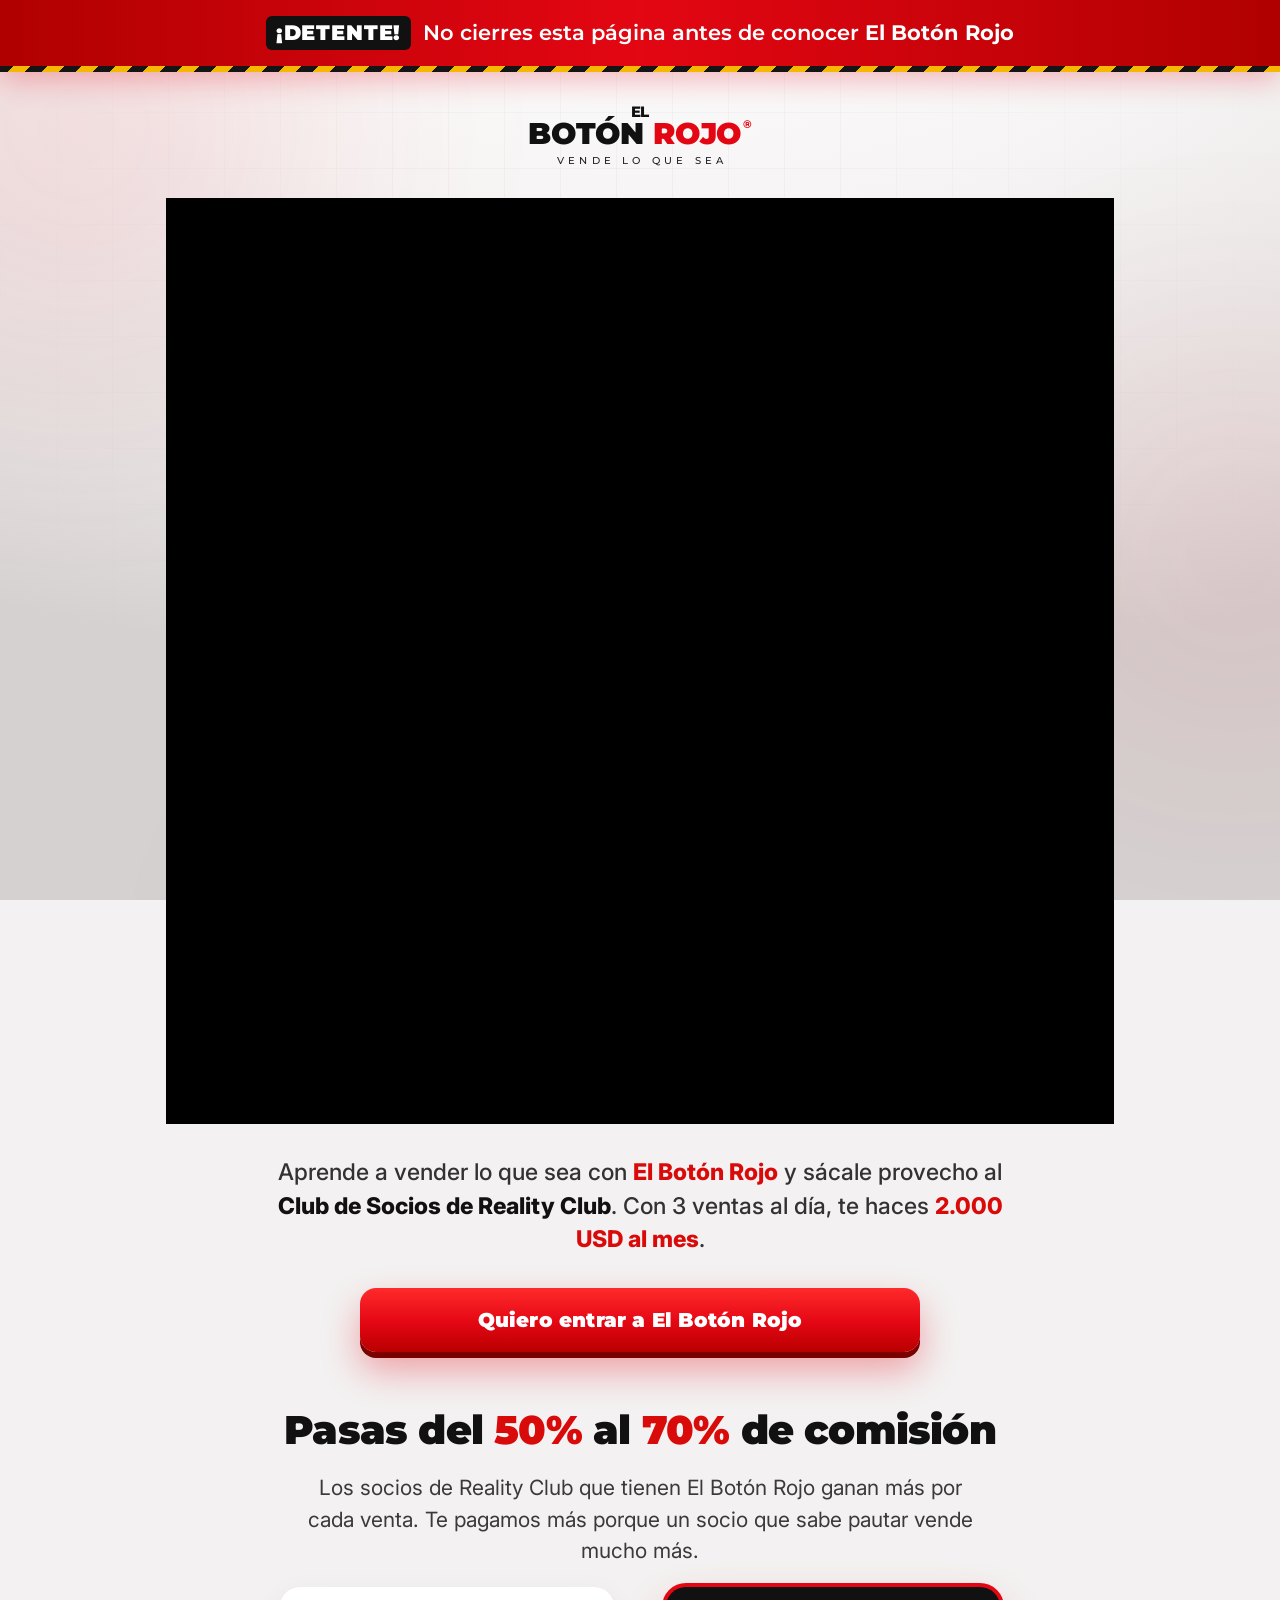
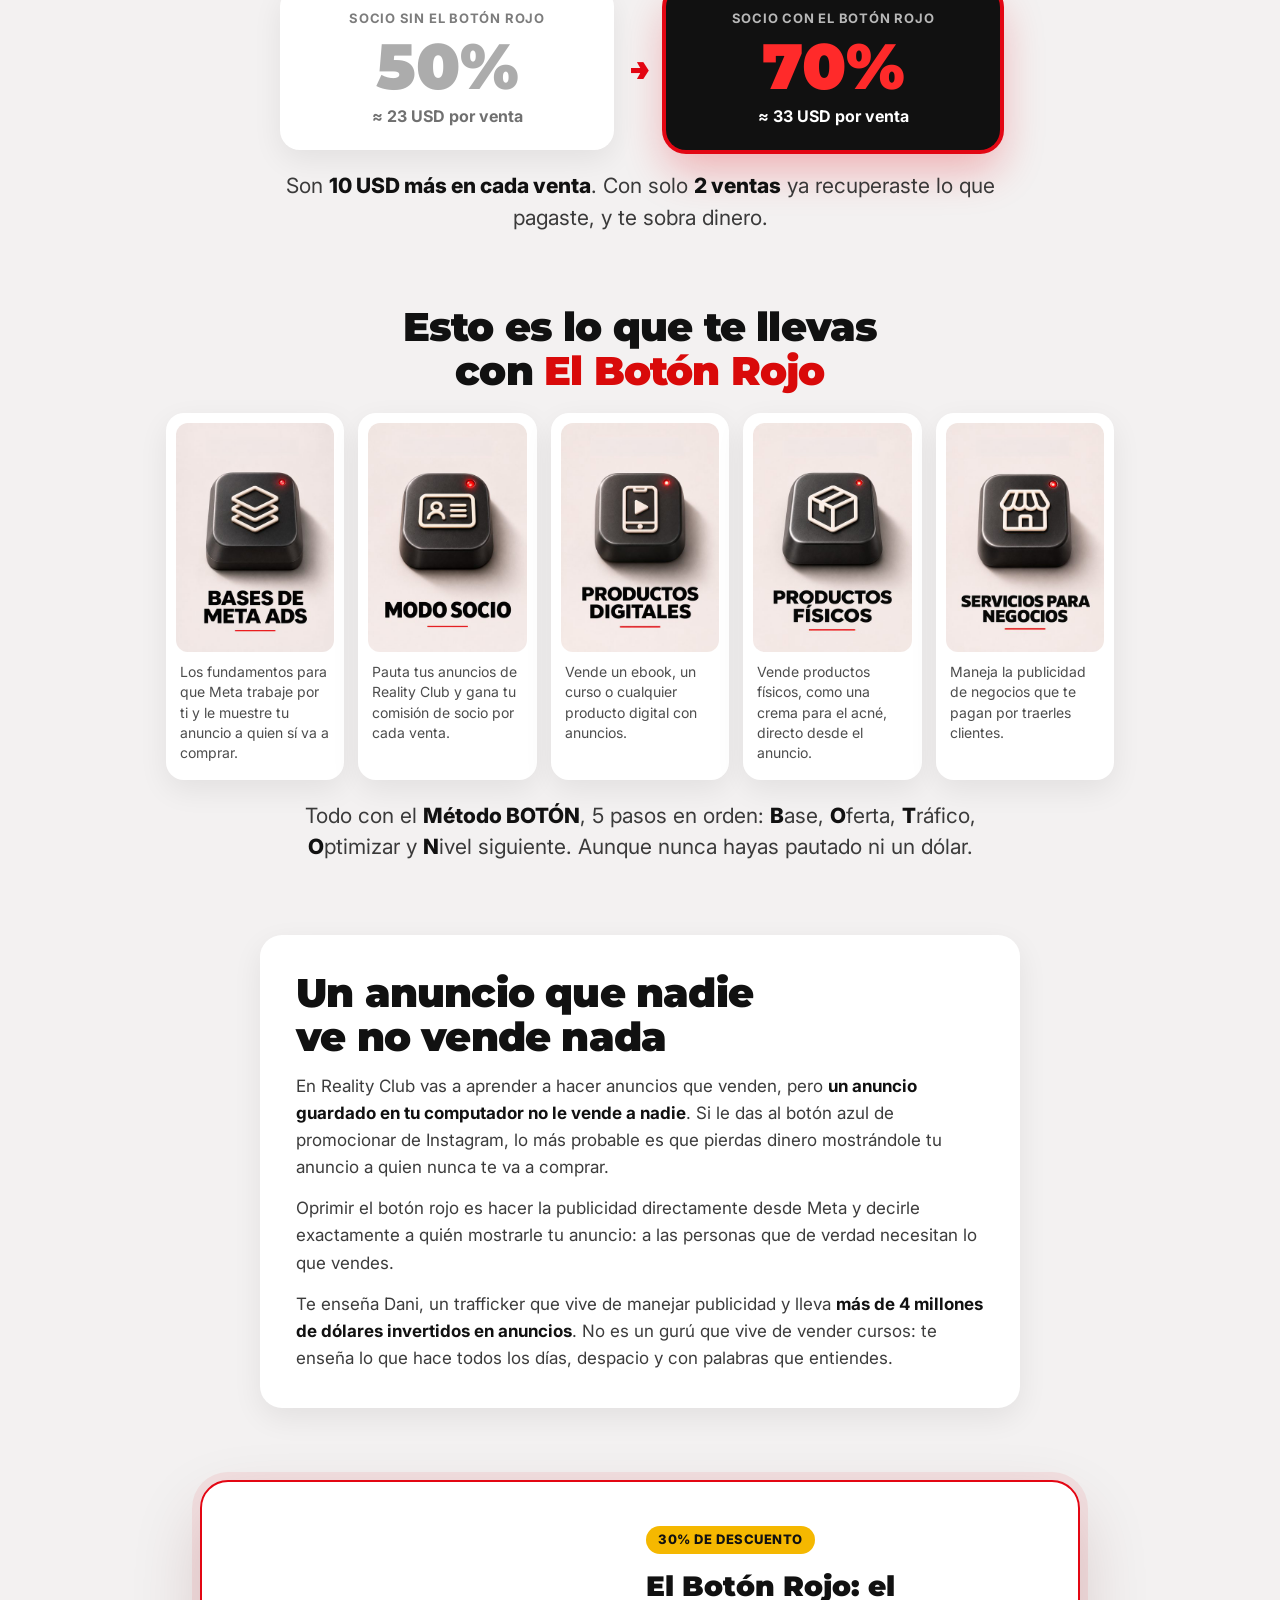
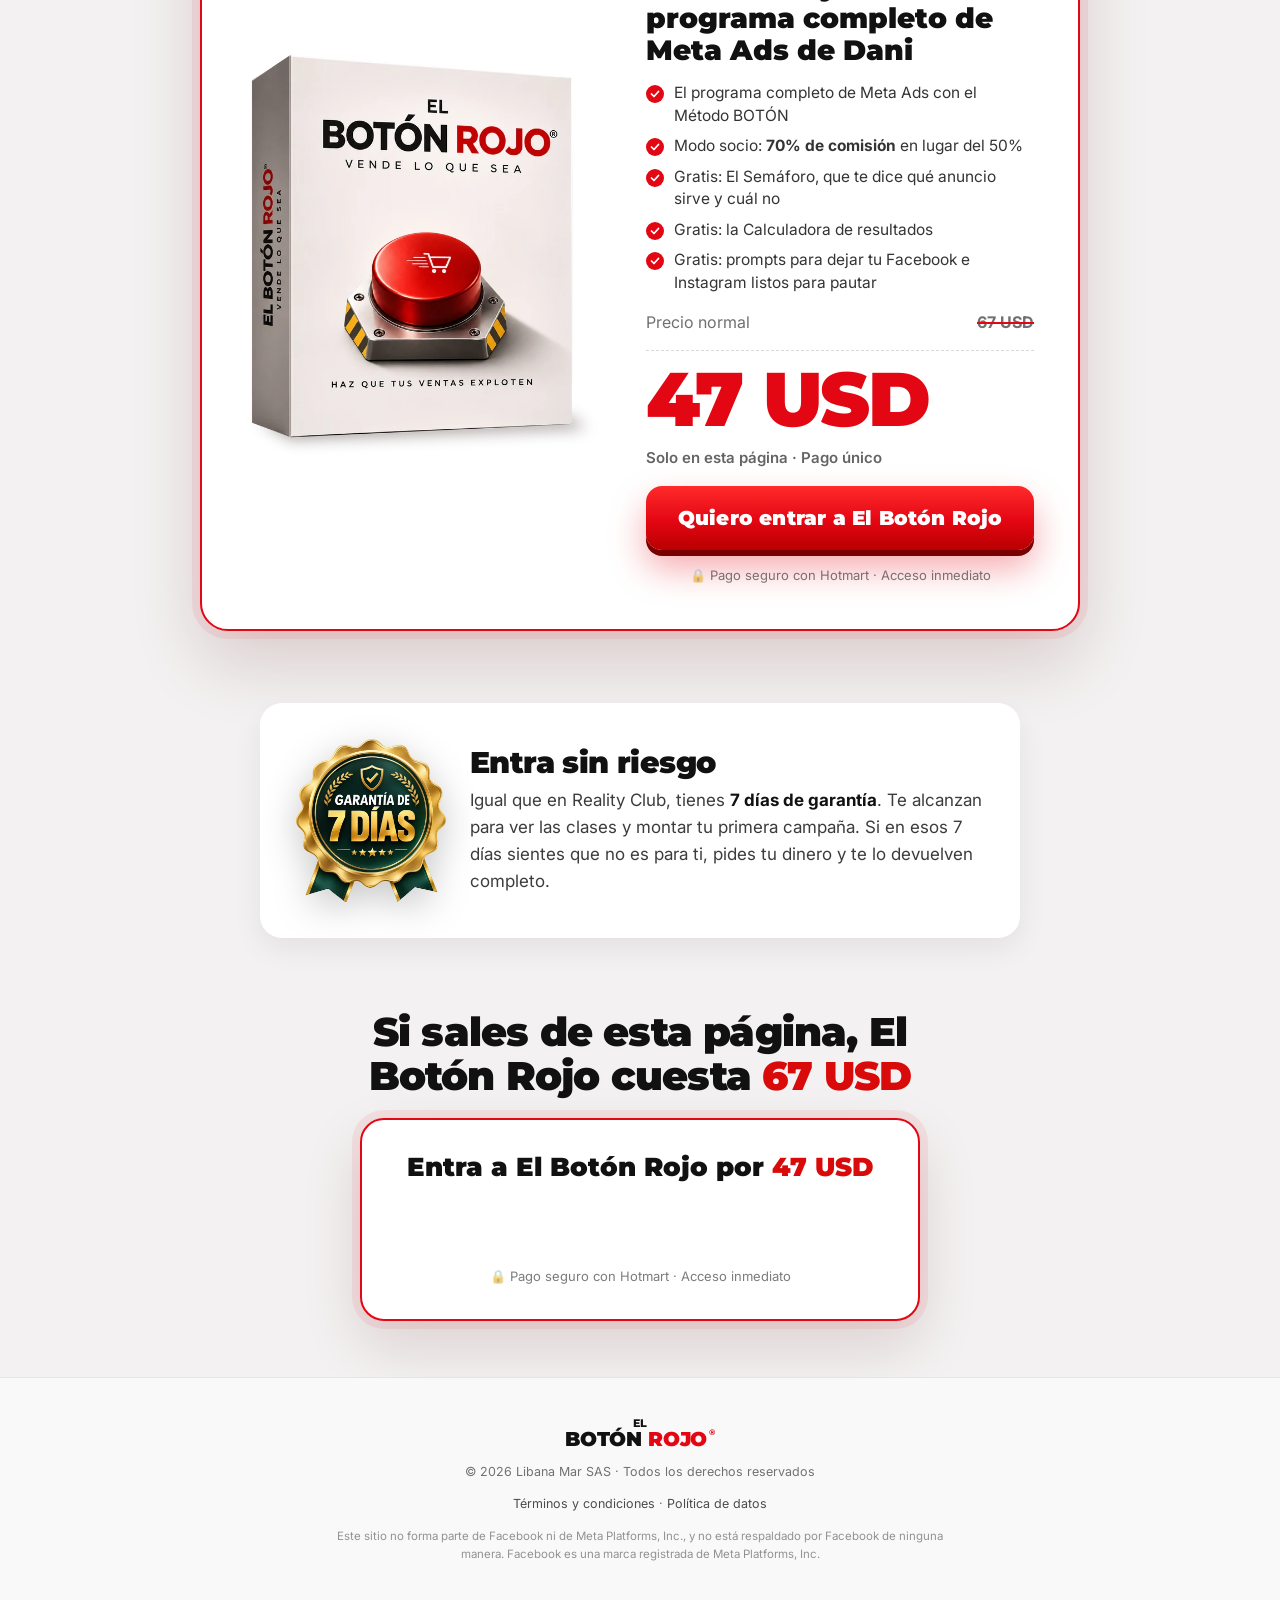
<file: public/botonrojo.html>
<!doctype html>
<html lang="es">
<head>
<meta charset="utf-8">
<meta name="viewport" content="width=device-width, initial-scale=1">
<title>El Botón Rojo · Mira el video</title>
<meta name="description" content="El Botón Rojo: vende lo que sea. Haz que tus ventas exploten.">
<meta name="theme-color" content="#D90A0A">
<link rel="icon" type="image/png" sizes="32x32" href="assets/botonrojo-favicon-32.png">
<link rel="icon" type="image/png" sizes="512x512" href="assets/botonrojo-favicon-512.png">
<link rel="apple-touch-icon" href="assets/botonrojo-apple-touch-icon.png">
<!-- vturb: conecta desde el inicio para que el video y su headline lleguen antes -->
<link rel="preconnect" href="https://scripts.converteai.net">
<link rel="preconnect" href="https://cdn.converteai.net">
<link rel="preconnect" href="https://images.converteai.net">
<link rel="preload" as="script" href="https://scripts.converteai.net/20ea845f-a13d-40c8-b3b4-169ed8f1ad07/players/6b09b106dbd1503394029a2a/v4/player.js">
<link rel="preconnect" href="https://fonts.googleapis.com">
<link rel="preconnect" href="https://fonts.gstatic.com" crossorigin="anonymous">
<!-- Las fuentes cargan sin frenar la página (mientras llegan se ve la letra del sistema) -->
<link rel="preload" as="style" href="https://fonts.googleapis.com/css2?family=Inter:wght@400;500;600;700&amp;family=Montserrat:wght@500;600;700;800;900&amp;display=swap">
<link rel="stylesheet" href="https://fonts.googleapis.com/css2?family=Inter:wght@400;500;600;700&amp;family=Montserrat:wght@500;600;700;800;900&amp;display=swap" media="print" onload="this.media='all'">
<noscript><link rel="stylesheet" href="https://fonts.googleapis.com/css2?family=Inter:wght@400;500;600;700&amp;family=Montserrat:wght@500;600;700;800;900&amp;display=swap"></noscript>
<style>
*{box-sizing:border-box}
html,body{margin:0}
body{min-height:100vh;background:#F3F1F1;color:#111111;font-family:-apple-system,"SF Pro Text",Inter,sans-serif;-webkit-font-smoothing:antialiased;line-height:1.5;overflow-x:clip}
a{color:inherit}
.hl{color:#D90A0A}

/* Fondo: blanco del empaque, con sombra gris y luces rojas que se mueven lento */
.bg{position:fixed;inset:0;z-index:0;pointer-events:none;overflow:hidden;background:radial-gradient(120% 85% at 50% -10%,#FFFFFF 0%,#F6F4F4 40%,#E4E0E0 80%,#D6D1D1 100%)}
.bg i{position:absolute;border-radius:50%;filter:blur(90px);opacity:0.5;will-change:transform}
.bg .b1{width:60vmax;height:60vmax;left:-24vmax;top:-20vmax;background:radial-gradient(closest-side,rgba(227,6,19,0.22),rgba(227,6,19,0));animation:drift1 26s ease-in-out infinite alternate}
.bg .b2{width:55vmax;height:55vmax;right:-24vmax;top:22vh;background:radial-gradient(closest-side,rgba(227,6,19,0.16),rgba(227,6,19,0));animation:drift2 32s ease-in-out infinite alternate}
.bg .b3{width:50vmax;height:50vmax;left:15vw;bottom:-32vmax;background:radial-gradient(closest-side,rgba(120,110,110,0.25),rgba(120,110,110,0));animation:drift3 38s ease-in-out infinite alternate}
.bg::after{content:"";position:absolute;inset:0;background-image:linear-gradient(rgba(0,0,0,0.035) 1px,transparent 1px),linear-gradient(90deg,rgba(0,0,0,0.035) 1px,transparent 1px);background-size:56px 56px;-webkit-mask-image:radial-gradient(ellipse at 50% 30%,#000 0%,transparent 75%);mask-image:radial-gradient(ellipse at 50% 30%,#000 0%,transparent 75%)}
@keyframes drift1{to{transform:translate(18vw,12vh) scale(1.1)}}
@keyframes drift2{to{transform:translate(-16vw,-10vh) scale(1.15)}}
@keyframes drift3{to{transform:translate(12vw,-14vh) scale(0.9)}}

.page{position:relative;z-index:1;min-height:100vh;display:flex;flex-direction:column}

/* Ceja: rojo del botón, con la franja de seguridad amarilla y negra de la base */
.ceja{position:relative;margin:0;padding:16px 16px 22px;background:linear-gradient(90deg,#B00000,#E30613 50%,#B00000);color:#FFFFFF;text-align:center;font-family:Montserrat,sans-serif;font-weight:600;font-size:clamp(15px,1.8vw,21px);line-height:1.45;text-wrap:balance;box-shadow:0 6px 30px rgba(227,6,19,0.3)}
.ceja::after{content:"";position:absolute;left:0;right:0;bottom:0;height:6px;background:repeating-linear-gradient(-45deg,#F5B800 0 12px,#151515 12px 24px)}
.ceja .at{display:inline-block;margin-right:6px;padding:2px 10px;border-radius:6px;background:#111111;color:#FFFFFF;font-weight:900;letter-spacing:0.04em;text-transform:uppercase}

.main{flex:1;width:100%;max-width:980px;margin:0 auto;padding:clamp(20px,3vw,32px) 16px 56px;display:flex;flex-direction:column;align-items:center;gap:clamp(22px,3vw,32px);text-align:center}

/* Logo en texto, como en el empaque */
.logo{display:flex;flex-direction:column;align-items:center;font-family:Montserrat,sans-serif;font-weight:900;line-height:1;letter-spacing:-0.01em;text-decoration:none}
.logo .el{font-size:15px;font-weight:800;color:#111111}
.logo .name{font-size:30px;color:#111111;white-space:nowrap}
.logo .name b{color:#E30613;font-weight:900}
.logo .name sup{font-size:0.38em;font-weight:700;color:#E30613;vertical-align:top;margin-left:2px}
.logo .tag{margin-top:7px;font-size:10px;font-weight:500;letter-spacing:0.42em;color:#222222;padding-left:0.42em}

/* Recuadro del video */
.vsl{position:relative;width:100%;background:transparent;container-type:inline-size}
/* Reserva el alto final del reproductor de vturb (headline + video) para que la página no salte al cargar. Medido: alto ≈ 28px + 94.7% del ancho */
.vsl vturb-smartplayer{min-height:calc(28px + 94.7cqw)}
.vsl > iframe,.vsl > video,.vsl > div:not(.vsl-ph){position:absolute;inset:0;width:100%;height:100%;border:0}
.vsl-ph{position:absolute;inset:0;display:flex;flex-direction:column;align-items:center;justify-content:center;gap:14px;background:radial-gradient(circle at 50% 45%,#3A0B0B 0%,#000 75%);color:rgba(255,255,255,0.6);font-size:14px}
.vsl-play{width:84px;height:84px;border-radius:50%;display:flex;align-items:center;justify-content:center;background:radial-gradient(circle at 40% 32%,#FF3B3B,#E30613 55%,#A80000);color:#FFFFFF;box-shadow:0 0 0 10px rgba(227,6,19,0.2),0 0 40px rgba(227,6,19,0.6);animation:pulse 2.4s ease-in-out infinite}
@keyframes pulse{50%{box-shadow:0 0 0 18px rgba(227,6,19,0.08),0 0 50px rgba(227,6,19,0.75)}}

/* Texto debajo del video */
.below{margin:0;max-width:760px;font-size:clamp(18px,2.1vw,23px);line-height:1.45;font-weight:500;color:rgba(17,17,17,0.85)}
.below strong{color:#111111;font-weight:800}
.below strong.hl{color:#D90A0A}

/* Mini página de ventas debajo del video */
html{scroll-behavior:smooth}
.sales{width:100%;display:flex;flex-direction:column;align-items:center;gap:clamp(40px,6vw,72px);margin-top:clamp(8px,2vw,24px)}
.sales section{width:100%;display:flex;flex-direction:column;align-items:center;gap:20px}
.sales h2{margin:0;font-family:Montserrat,sans-serif;font-weight:900;letter-spacing:-0.02em;line-height:1.1;text-wrap:balance;font-size:clamp(26px,3.6vw,40px);max-width:760px}
.lead{margin:0;max-width:720px;font-size:clamp(17px,2vw,21px);line-height:1.5;color:rgba(17,17,17,0.82);text-wrap:pretty}
.lead strong{color:#111111;font-weight:800}

/* Botón de compra */
.btn{display:flex;align-items:center;justify-content:center;gap:10px;width:100%;min-height:64px;padding:14px 26px;border-radius:16px;background:linear-gradient(180deg,#FF2A2A,#E30613 55%,#B80000);color:#FFFFFF;font-family:Montserrat,sans-serif;font-weight:900;font-size:clamp(17px,2vw,20px);letter-spacing:0.01em;text-decoration:none;text-align:center;box-shadow:0 6px 0 #7A0000,0 18px 36px rgba(227,6,19,0.35);transition:transform .12s ease,box-shadow .12s ease;animation:nudge 2.6s ease-in-out infinite}
.btn:hover{transform:translateY(2px);box-shadow:0 4px 0 #7A0000,0 12px 26px rgba(227,6,19,0.35)}
.btn:active{transform:translateY(6px);box-shadow:0 0 0 #7A0000,0 6px 16px rgba(227,6,19,0.3)}
@keyframes nudge{0%,88%,100%{transform:none}92%{transform:scale(1.025)}96%{transform:scale(0.99)}}
.btn-main{max-width:560px}
.secure{margin:0;font-size:13px;color:rgba(17,17,17,0.55);text-align:center}

/* Módulos */
.mods{width:100%;display:grid;grid-template-columns:repeat(5,1fr);gap:14px}
.mod{display:flex;flex-direction:column;gap:10px;padding:10px 10px 16px;border-radius:18px;background:#FFFFFF;box-shadow:0 10px 30px rgba(0,0,0,0.07);text-align:left}
.mod img{display:block;width:100%;height:auto;aspect-ratio:432/624;border-radius:12px}
.mod p{margin:0 4px;font-size:14px;line-height:1.45;color:rgba(17,17,17,0.75)}

/* Comisión 50% vs 70% */
.comm{display:flex;align-items:center;justify-content:center;gap:16px;width:100%;max-width:720px}
.cbox{flex:1;display:flex;flex-direction:column;align-items:center;gap:6px;padding:22px 16px;border-radius:20px;background:#FFFFFF;box-shadow:0 10px 30px rgba(0,0,0,0.07)}
.cbox .ck{font-size:13px;font-weight:700;letter-spacing:0.06em;text-transform:uppercase;color:rgba(17,17,17,0.55)}
.cbox .cp{font-family:Montserrat,sans-serif;font-weight:900;font-size:clamp(48px,6vw,64px);line-height:1;color:rgba(17,17,17,0.35)}
.cbox .cv{font-weight:700;font-size:16px;color:rgba(17,17,17,0.6)}
.cbox.on{background:#111111;box-shadow:0 0 0 4px #E30613,0 20px 44px rgba(227,6,19,0.28)}
.cbox.on .ck{color:rgba(255,255,255,0.7)}
.cbox.on .cp{color:#FF2A2A}
.cbox.on .cv{color:#FFFFFF}
.carrow{font-family:Montserrat,sans-serif;font-weight:900;font-size:34px;color:#E30613}

/* Bloques de texto */
.card{width:100%;max-width:760px;padding:clamp(22px,4vw,36px);border-radius:22px;background:#FFFFFF;box-shadow:0 10px 30px rgba(0,0,0,0.07);text-align:left;display:flex;flex-direction:column;gap:14px}
.card p{margin:0;font-size:17px;line-height:1.6;color:rgba(17,17,17,0.82)}
.card strong{color:#111111}
.card.guar{flex-direction:row;gap:24px;align-items:center}
.seal{flex:none;display:block;width:150px;height:auto;filter:drop-shadow(0 10px 18px rgba(0,0,0,0.22))}

/* Tarjeta de la oferta */
.offer{width:100%;max-width:880px;display:grid;grid-template-columns:1fr 1.1fr;align-items:center;gap:clamp(20px,4vw,48px);padding:clamp(22px,4vw,44px);border-radius:28px;background:#FFFFFF;border:2px solid #E30613;box-shadow:0 0 0 8px rgba(227,6,19,0.07),0 30px 70px rgba(80,0,0,0.16);text-align:left}
.offer .caja{display:block;width:100%;max-width:360px;height:auto;margin:0 auto}
.offer-body{display:flex;flex-direction:column;gap:16px}
.offer-body h3{margin:0;font-family:Montserrat,sans-serif;font-weight:900;font-size:clamp(22px,2.6vw,28px);line-height:1.15}
.save{align-self:flex-start;margin:0;padding:4px 12px;border-radius:999px;background:#F5B800;color:#111111;font-weight:800;font-size:13px;letter-spacing:0.04em;text-transform:uppercase}
.incl{margin:0;padding:0;list-style:none;display:flex;flex-direction:column;gap:8px;text-align:left}
.incl li{position:relative;padding-left:28px;font-size:15.5px;line-height:1.45;color:rgba(17,17,17,0.85)}
.incl li::before{content:"";position:absolute;left:0;top:3px;width:18px;height:18px;border-radius:50%;background:#E30613 url("data:image/svg+xml,%3Csvg xmlns='http://www.w3.org/2000/svg' viewBox='0 0 24 24' fill='none' stroke='white' stroke-width='3.5' stroke-linecap='round' stroke-linejoin='round'%3E%3Cpath d='M5 12l5 5 9-10'/%3E%3C/svg%3E") center/12px no-repeat}
.prices{display:flex;flex-direction:column;gap:6px;margin:0;padding:0;list-style:none}
.prices li{display:flex;justify-content:space-between;gap:12px;font-size:16px;color:rgba(17,17,17,0.6)}
.prices li s{font-weight:700;text-decoration-color:#E30613;text-decoration-thickness:2px}
.price-now{display:flex;align-items:baseline;gap:10px;flex-wrap:wrap;padding-top:10px;border-top:1px dashed rgba(0,0,0,0.15)}
.price-now .amt{font-family:Montserrat,sans-serif;font-weight:900;font-size:clamp(56px,7vw,76px);line-height:1;letter-spacing:-0.03em;color:#E30613}
.price-now .note{font-size:15px;font-weight:600;color:rgba(17,17,17,0.65)}

/* Recuadro con los botones de compra de Hotmart (widget de embudo) */
.hm-box{width:100%;max-width:560px;display:flex;flex-direction:column;gap:12px;scroll-margin-top:24px;padding:clamp(20px,4vw,32px);border-radius:24px;background:#FFFFFF;border:2px solid #E30613;box-shadow:0 0 0 8px rgba(227,6,19,0.07),0 24px 60px rgba(80,0,0,0.14)}
.hm-title{margin:0;font-family:Montserrat,sans-serif;font-weight:900;font-size:clamp(20px,2.4vw,26px);line-height:1.2}
#hotmart-sales-funnel{width:100%;min-height:60px}

@media (max-width:860px){
.mods{grid-template-columns:repeat(2,1fr)}
.mods .mod:last-child{grid-column:1 / -1;flex-direction:row;align-items:center}
.mods .mod:last-child img{width:42%;flex:none}
}
@media (max-width:699px){
.offer{grid-template-columns:1fr;text-align:center}
.offer .caja{max-width:300px}
.save{align-self:center}
.price-now{justify-content:center}
}

/* Pie */
.foot{position:relative;z-index:1;padding:40px 16px 48px;display:flex;flex-direction:column;align-items:center;gap:14px;text-align:center;border-top:1px solid rgba(0,0,0,0.08);background:rgba(255,255,255,0.6)}
.foot .logo .name{font-size:20px}
.foot .logo .el{font-size:11px}
.foot p{margin:0;font-size:12.5px;color:rgba(0,0,0,0.55)}
.foot .links a{color:rgba(0,0,0,0.7);text-decoration:none}
.foot .links a:hover{color:#E30613}
.foot .legal{max-width:640px;font-size:11.5px;line-height:1.55;color:rgba(0,0,0,0.42)}

.br-m{display:none}
@media (max-width:599px){
.mods{grid-template-columns:1fr;gap:10px}
.mod,.mods .mod:last-child{flex-direction:row;align-items:center;gap:14px}
.mod img,.mods .mod:last-child img{width:30%;flex:none}
.mod p{font-size:15px}
.comm{gap:8px}
.cbox{padding:18px 8px}
.carrow{font-size:24px}
.card.guar{flex-direction:column;text-align:center}
.seal{width:130px}
.hm-box{padding:18px 6px 14px;border-radius:18px}
.hm-title{padding:0 10px}

.vsl-play{width:64px;height:64px}
.vsl-play svg{width:24px;height:24px}
.logo .name{font-size:26px}
.ceja{padding:10px 4px 15px;font-size:14px;line-height:1.4;font-weight:500;letter-spacing:-0.012em}
.ceja::after{height:5px}
.ceja .at{margin-right:3px;padding:1px 5px;border-radius:5px;letter-spacing:0.02em}
.br-m{display:inline}
}
</style>
</head>
<body>
<div class="bg" aria-hidden="true"><i class="b1"></i><i class="b2"></i><i class="b3"></i></div>
<div class="page">
  <p class="ceja"><strong class="at">¡Detente!</strong> No cierres esta página<br class="br-m"> antes de conocer <strong>El Botón Rojo</strong></p>

  <main class="main">
    <div class="logo" aria-label="El Botón Rojo">
      <span class="el">EL</span>
      <span class="name">BOTÓN <b>ROJO</b><sup>®</sup></span>
      <span class="tag">VENDE LO QUE SEA</span>
    </div>

    <!-- VIDEO: reproductor de vturb (trae el headline incluido) -->
    <div class="vsl" id="vsl">
      <vturb-smartplayer id="vid-6b09b106dbd1503394029a2a" style="display: block; margin: 0 auto; width: 100%; "><div class="vturb-player-placeholder" style="position: relative; width: 100%; padding: calc(28px + 94.7%) 0 0; z-index: 0; background-color: black;"></div></vturb-smartplayer> <script type="text/javascript"> var s=document.createElement("script"); s.src="https://scripts.converteai.net/20ea845f-a13d-40c8-b3b4-169ed8f1ad07/players/6b09b106dbd1503394029a2a/v4/player.js", s.async=!0,document.head.appendChild(s); </script>
    </div>

    <p class="below">Aprende a vender lo que sea con <strong class="hl">El Botón Rojo</strong> y sácale provecho al <strong>Club de Socios de Reality Club</strong>. Con 3 ventas al día, te haces <strong class="hl">2.000 USD al mes</strong>.</p>

    <a class="btn btn-main" href="#comprar">Quiero entrar a El Botón Rojo</a>

    <div class="sales">
      <section>
        <h2>Pasas del <span class="hl">50%</span> al <span class="hl">70%</span> de comisión</h2>
        <p class="lead">Los socios de Reality Club que tienen El Botón Rojo ganan más por cada venta. Te pagamos más porque un socio que sabe pautar vende mucho más.</p>
        <div class="comm">
          <div class="cbox"><span class="ck">Socio sin El Botón Rojo</span><span class="cp">50%</span><span class="cv">≈ 23 USD por venta</span></div>
          <span class="carrow" aria-hidden="true">→</span>
          <div class="cbox on"><span class="ck">Socio con El Botón Rojo</span><span class="cp">70%</span><span class="cv">≈ 33 USD por venta</span></div>
        </div>
        <p class="lead">Son <strong>10 USD más en cada venta</strong>. Con solo <strong>2 ventas</strong> ya recuperaste lo que pagaste, y te sobra dinero.</p>
      </section>

      <section>
        <h2>Esto es lo que te llevas con <span class="hl">El Botón Rojo</span></h2>
        <div class="mods">
          <div class="mod"><img src="assets/br-mod-meta.jpg" width="432" height="624" alt="Bases de Meta Ads" loading="lazy"><p>Los fundamentos para que Meta trabaje por ti y le muestre tu anuncio a quien sí va a comprar.</p></div>
          <div class="mod"><img src="assets/br-mod-socio.jpg" width="432" height="624" alt="Modo socio" loading="lazy"><p>Pauta tus anuncios de Reality Club y gana tu comisión de socio por cada venta.</p></div>
          <div class="mod"><img src="assets/br-mod-digitales.jpg" width="432" height="624" alt="Productos digitales" loading="lazy"><p>Vende un ebook, un curso o cualquier producto digital con anuncios.</p></div>
          <div class="mod"><img src="assets/br-mod-fisicos.jpg" width="432" height="624" alt="Productos físicos" loading="lazy"><p>Vende productos físicos, como una crema para el acné, directo desde el anuncio.</p></div>
          <div class="mod"><img src="assets/br-mod-servicios.jpg" width="432" height="624" alt="Servicios para negocios" loading="lazy"><p>Maneja la publicidad de negocios que te pagan por traerles clientes.</p></div>
        </div>
        <p class="lead">Todo con el <strong>Método BOTÓN</strong>, 5 pasos en orden: <strong class="hl">B</strong>ase, <strong class="hl">O</strong>ferta, <strong class="hl">T</strong>ráfico, <strong class="hl">O</strong>ptimizar y <strong class="hl">N</strong>ivel siguiente. Aunque nunca hayas pautado ni un dólar.</p>
      </section>

      <section>
        <div class="card">
          <h2>Un anuncio que nadie ve no vende nada</h2>
          <p>En Reality Club vas a aprender a hacer anuncios que venden, pero <strong>un anuncio guardado en tu computador no le vende a nadie</strong>. Si le das al botón azul de promocionar de Instagram, lo más probable es que pierdas dinero mostrándole tu anuncio a quien nunca te va a comprar.</p>
          <p>Oprimir el botón rojo es hacer la publicidad directamente desde Meta y decirle exactamente a quién mostrarle tu anuncio: a las personas que de verdad necesitan lo que vendes.</p>
          <p>Te enseña Dani, un trafficker que vive de manejar publicidad y lleva <strong>más de 4 millones de dólares invertidos en anuncios</strong>. No es un gurú que vive de vender cursos: te enseña lo que hace todos los días, despacio y con palabras que entiendes.</p>
        </div>
      </section>

      <section>
        <div class="offer">
          <img class="caja" src="assets/br-caja.webp" width="633" height="720" alt="Caja de El Botón Rojo: vende lo que sea" loading="lazy">
          <div class="offer-body">
            <p class="save">30% de descuento</p>
            <h3>El Botón Rojo: el programa completo de Meta Ads de Dani</h3>
            <ul class="incl">
              <li>El programa completo de Meta Ads con el Método BOTÓN</li>
              <li>Modo socio: <strong>70% de comisión</strong> en lugar del 50%</li>
              <li>Gratis: El Semáforo, que te dice qué anuncio sirve y cuál no</li>
              <li>Gratis: la Calculadora de resultados</li>
              <li>Gratis: prompts para dejar tu Facebook e Instagram listos para pautar</li>
            </ul>
            <ul class="prices">
              <li><span>Precio normal</span><s>67 USD</s></li>
            </ul>
            <div class="price-now"><span class="amt">47 USD</span><span class="note">Solo en esta página · Pago único</span></div>
            <a class="btn" href="#comprar">Quiero entrar a El Botón Rojo</a>
            <p class="secure">🔒 Pago seguro con Hotmart · Acceso inmediato</p>
          </div>
        </div>
      </section>

      <section>
        <div class="card guar">
          <img class="seal" src="assets/16232da9c9de6f819c0187356140f6d2.webp" width="590" height="640" alt="Sello de garantía de 7 días" loading="lazy">
          <div>
            <h2 style="font-size:clamp(22px,2.8vw,30px);margin-bottom:8px">Entra sin riesgo</h2>
            <p>Igual que en Reality Club, tienes <strong>7 días de garantía</strong>. Te alcanzan para ver las clases y montar tu primera campaña. Si en esos 7 días sientes que no es para ti, pides tu dinero y te lo devuelven completo.</p>
          </div>
        </div>
      </section>

      <section>
        <h2>Si sales de esta página, El Botón Rojo cuesta <span class="hl" style="white-space:nowrap">67 USD</span></h2>
        <div class="hm-box" id="comprar">
          <p class="hm-title">Entra a El Botón Rojo por <span class="hl" style="white-space:nowrap">47 USD</span></p>
          <!-- HOTMART - Sales Funnel Widget -->
          <!--- sales funnel container --->
          <div id="hotmart-sales-funnel"></div>

          <!--- script load and setup --->
          <script src="https://checkout.hotmart.com/lib/hotmart-checkout-elements.js"></script>
          <script>
          checkoutElements.init('salesFunnel').mount('#hotmart-sales-funnel')
          </script>
          <!-- HOTMART - Sales Funnel Widget -->
          <p class="secure">🔒 Pago seguro con Hotmart · Acceso inmediato</p>
        </div>
      </section>
    </div>
  </main>

  <footer class="foot">
    <div class="logo" aria-label="El Botón Rojo">
      <span class="el">EL</span>
      <span class="name">BOTÓN <b>ROJO</b><sup>®</sup></span>
    </div>
    <p>© 2026 Libana Mar SAS · Todos los derechos reservados</p>
    <p class="links"><a href="terminos.html">Términos y condiciones</a> · <a href="privacidad.html">Política de datos</a></p>
    <p class="legal">Este sitio no forma parte de Facebook ni de Meta Platforms, Inc., y no está respaldado por Facebook de ninguna manera. Facebook es una marca registrada de Meta Platforms, Inc.</p>
  </footer>
</div>
<script src="https://cerebrocentro.vercel.app/rastreo.js" defer></script>
</body>
</html>
</file>
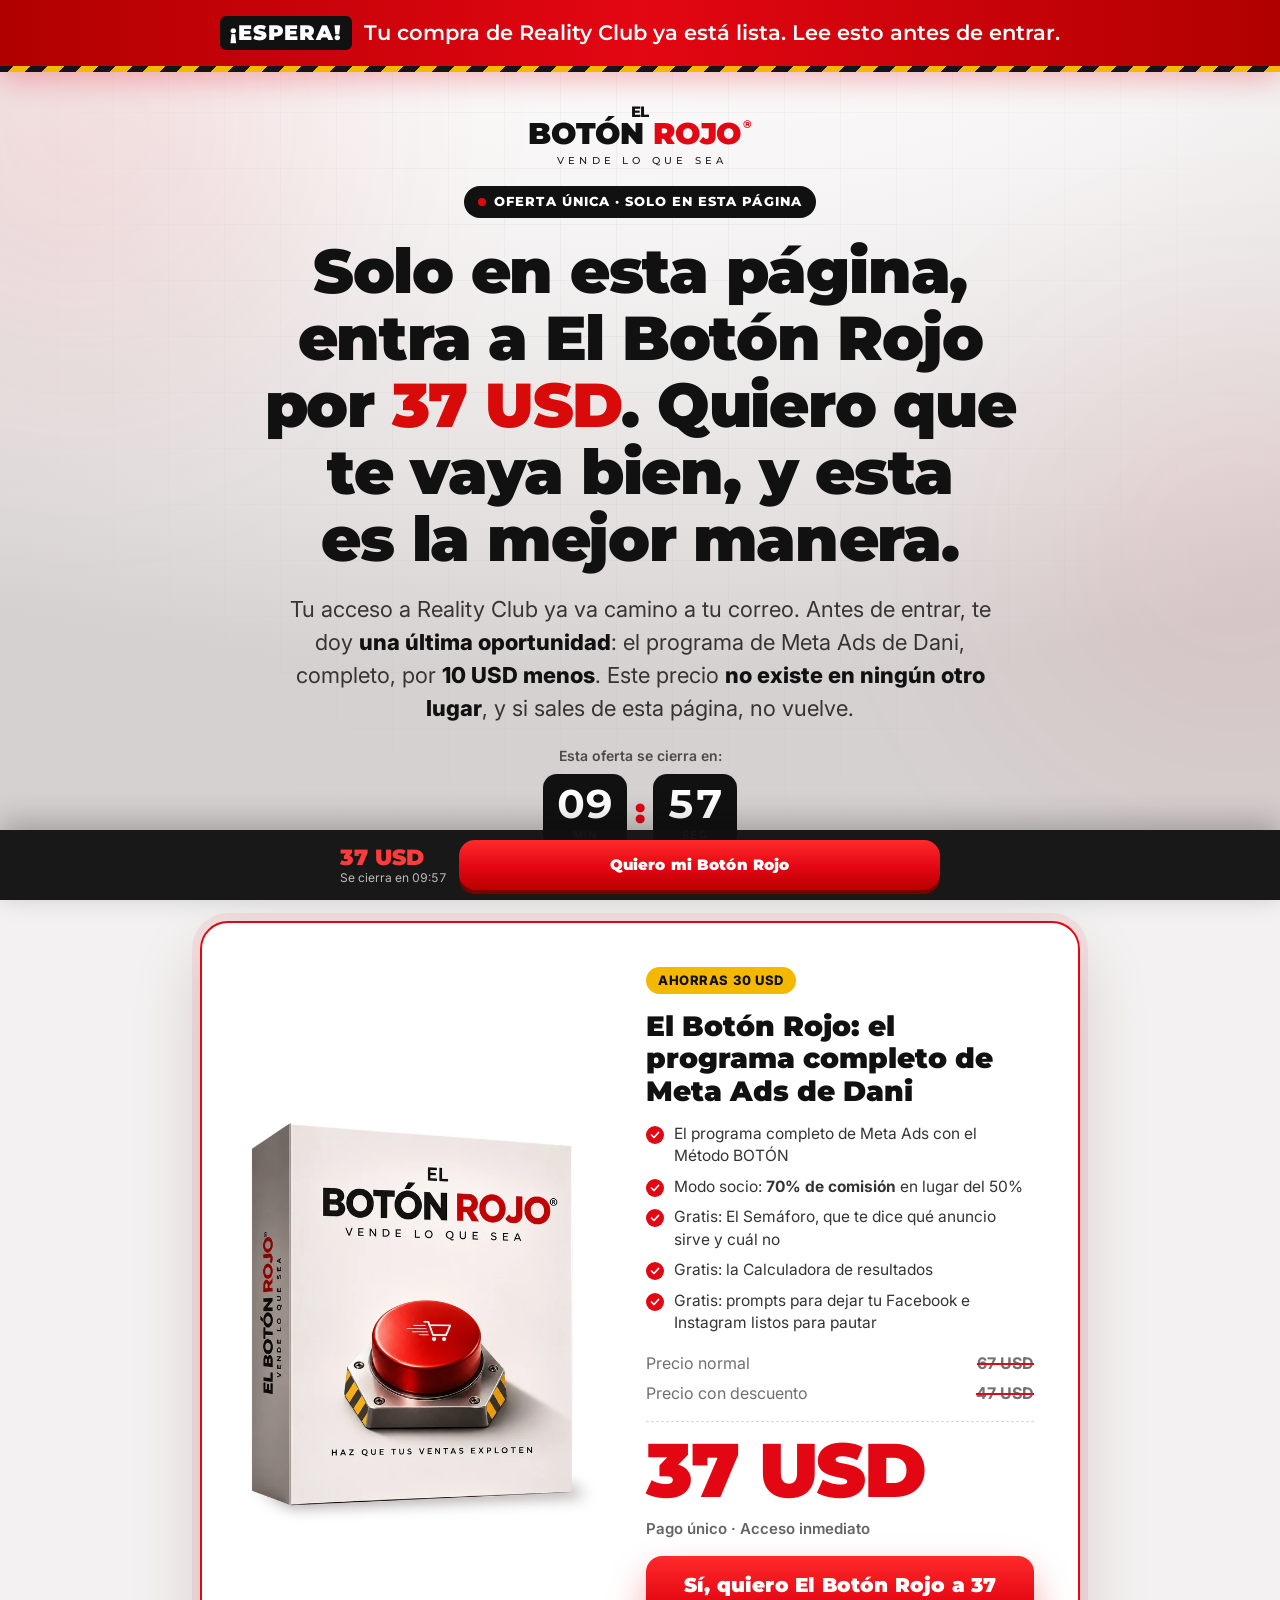
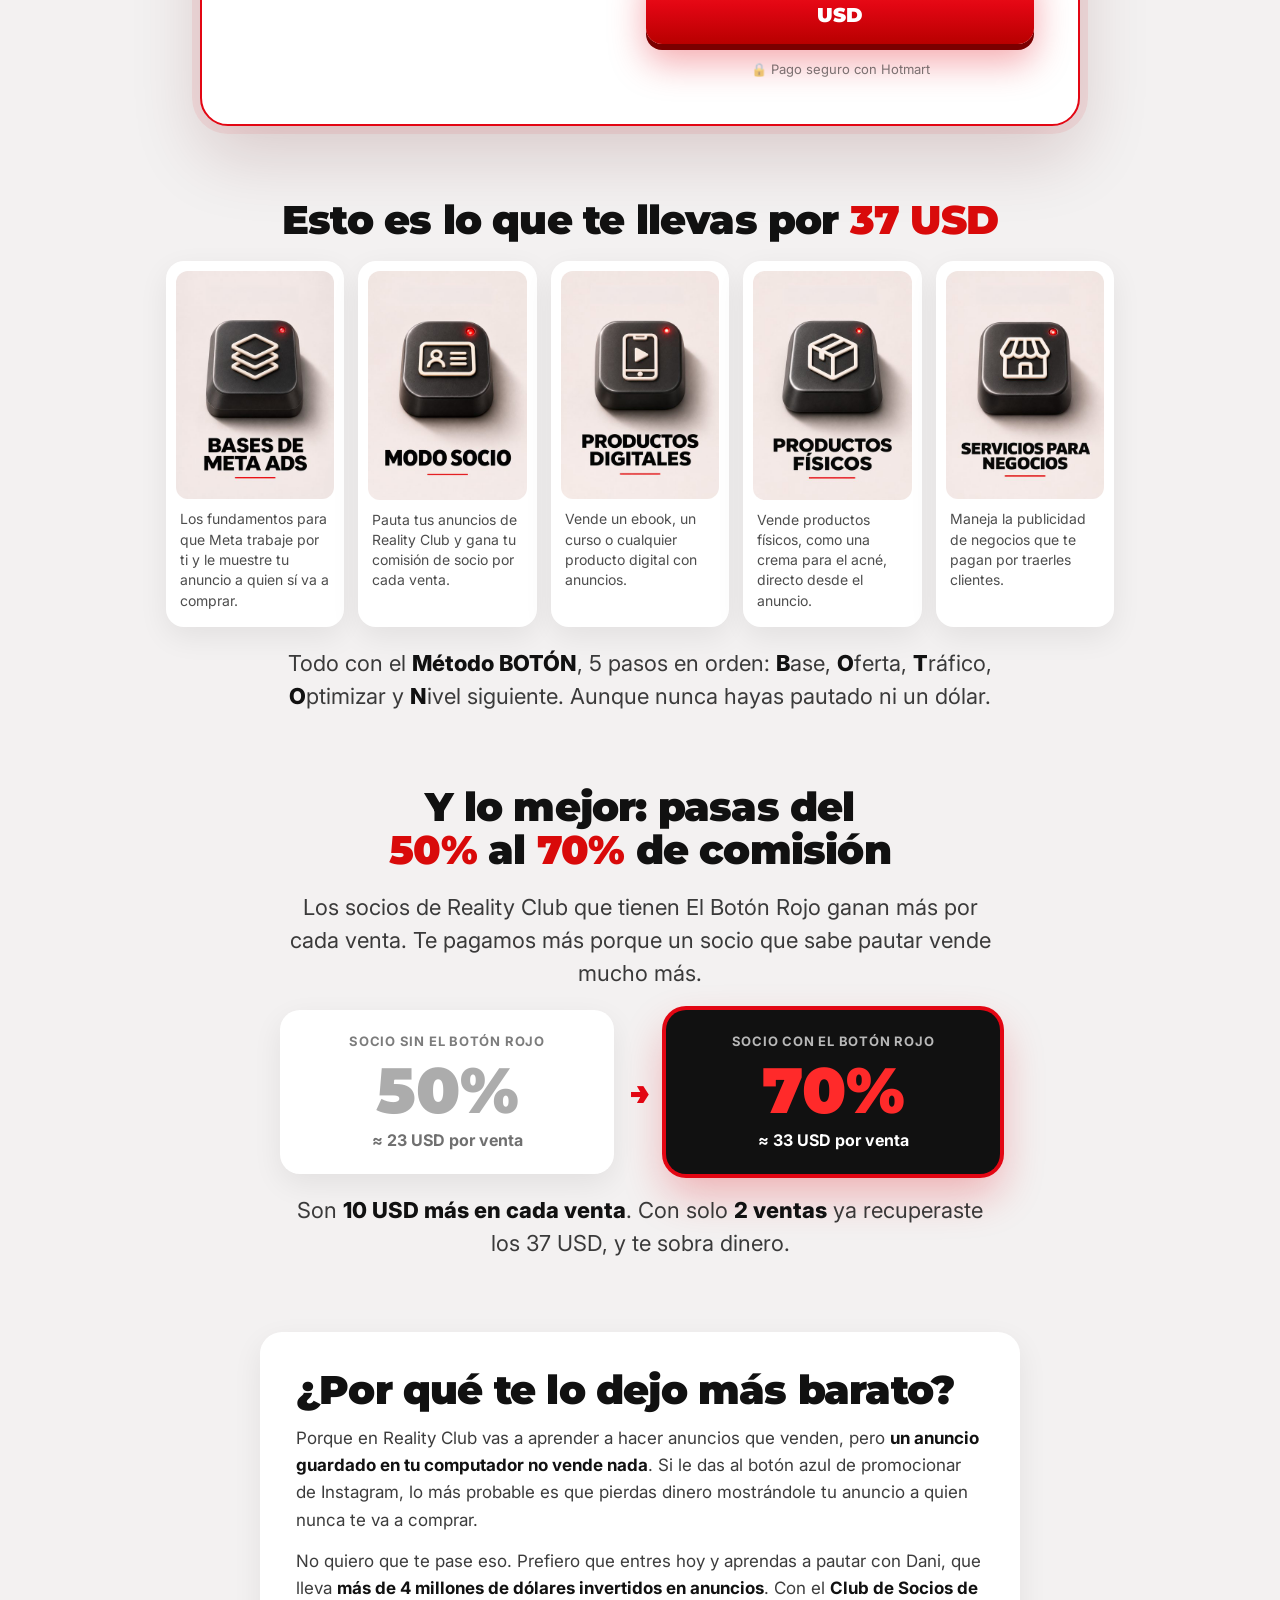
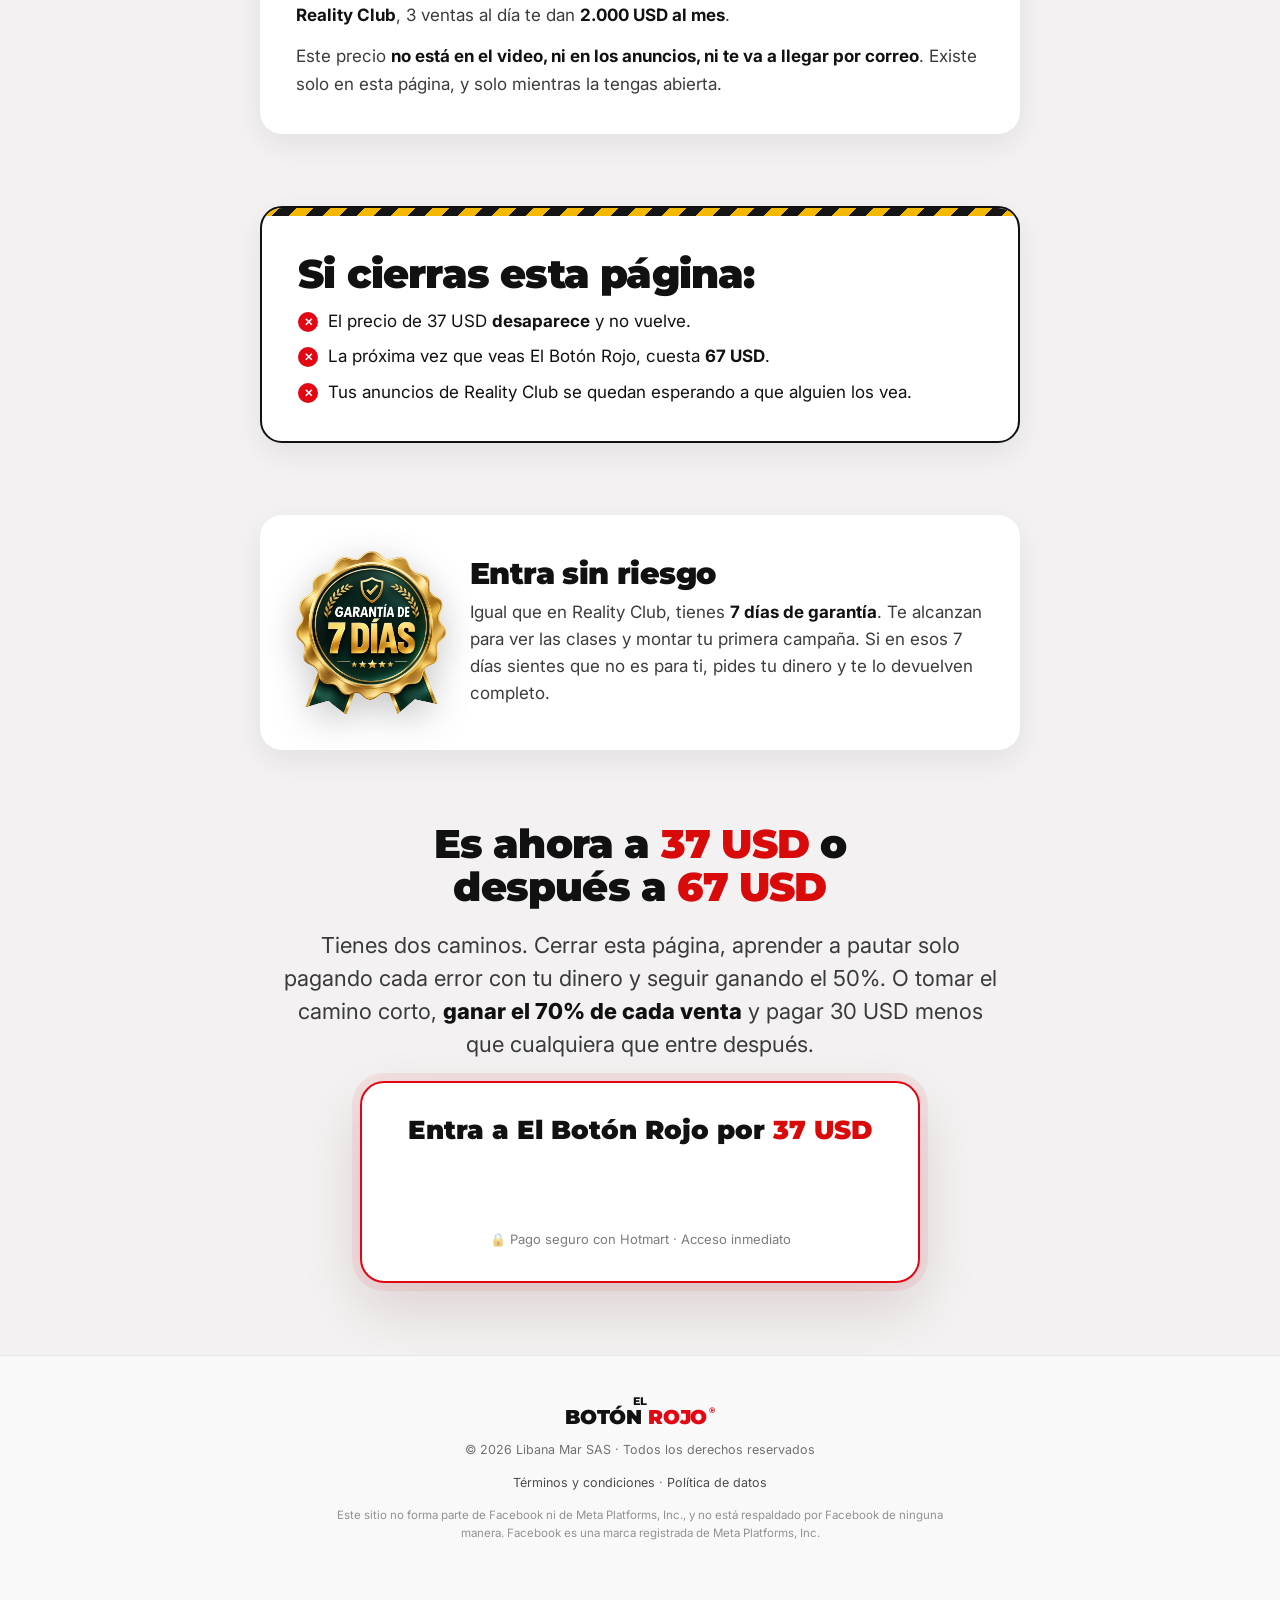
<file: public/botonrojo37.html>
<!doctype html>
<html lang="es">
<head>
<meta charset="utf-8">
<meta name="viewport" content="width=device-width, initial-scale=1">
<title>El Botón Rojo · Oferta única a 37 USD</title>
<meta name="description" content="El Botón Rojo a 37 USD. Oferta única, solo en esta página.">
<meta name="robots" content="noindex, nofollow">
<meta name="theme-color" content="#D90A0A">
<link rel="icon" type="image/png" sizes="32x32" href="assets/botonrojo-favicon-32.png">
<link rel="icon" type="image/png" sizes="512x512" href="assets/botonrojo-favicon-512.png">
<link rel="apple-touch-icon" href="assets/botonrojo-apple-touch-icon.png">
<link rel="preconnect" href="https://fonts.googleapis.com">
<link rel="preconnect" href="https://fonts.gstatic.com" crossorigin="anonymous">
<link rel="stylesheet" href="https://fonts.googleapis.com/css2?family=Inter:wght@400;500;600;700&amp;family=Montserrat:wght@500;600;700;800;900&amp;display=swap">
<style>
*{box-sizing:border-box}
html,body{margin:0}
html{scroll-behavior:smooth}
body{min-height:100vh;background:#F3F1F1;color:#111111;font-family:-apple-system,"SF Pro Text",Inter,sans-serif;-webkit-font-smoothing:antialiased;line-height:1.5;overflow-x:clip}
a{color:inherit}
.hl{color:#D90A0A}
img{max-width:100%}

/* Fondo, igual que /botonrojo */
.bg{position:fixed;inset:0;z-index:0;pointer-events:none;overflow:hidden;background:radial-gradient(120% 85% at 50% -10%,#FFFFFF 0%,#F6F4F4 40%,#E4E0E0 80%,#D6D1D1 100%)}
.bg i{position:absolute;border-radius:50%;filter:blur(90px);opacity:0.5;will-change:transform}
.bg .b1{width:60vmax;height:60vmax;left:-24vmax;top:-20vmax;background:radial-gradient(closest-side,rgba(227,6,19,0.22),rgba(227,6,19,0));animation:drift1 26s ease-in-out infinite alternate}
.bg .b2{width:55vmax;height:55vmax;right:-24vmax;top:22vh;background:radial-gradient(closest-side,rgba(227,6,19,0.16),rgba(227,6,19,0));animation:drift2 32s ease-in-out infinite alternate}
.bg::after{content:"";position:absolute;inset:0;background-image:linear-gradient(rgba(0,0,0,0.035) 1px,transparent 1px),linear-gradient(90deg,rgba(0,0,0,0.035) 1px,transparent 1px);background-size:56px 56px;-webkit-mask-image:radial-gradient(ellipse at 50% 20%,#000 0%,transparent 75%);mask-image:radial-gradient(ellipse at 50% 20%,#000 0%,transparent 75%)}
@keyframes drift1{to{transform:translate(18vw,12vh) scale(1.1)}}
@keyframes drift2{to{transform:translate(-16vw,-10vh) scale(1.15)}}

.page{position:relative;z-index:1;min-height:100vh;display:flex;flex-direction:column}

/* Ceja */
.ceja{position:relative;margin:0;padding:16px 16px 22px;background:linear-gradient(90deg,#B00000,#E30613 50%,#B00000);color:#FFFFFF;text-align:center;font-family:Montserrat,sans-serif;font-weight:600;font-size:clamp(15px,1.8vw,21px);line-height:1.45;text-wrap:balance;box-shadow:0 6px 30px rgba(227,6,19,0.3)}
.ceja::after{content:"";position:absolute;left:0;right:0;bottom:0;height:6px;background:repeating-linear-gradient(-45deg,#F5B800 0 12px,#151515 12px 24px)}
.ceja .at{display:inline-block;margin-right:6px;padding:2px 10px;border-radius:6px;background:#111111;color:#FFFFFF;font-weight:900;letter-spacing:0.04em;text-transform:uppercase}

.main{flex:1;width:100%;max-width:980px;margin:0 auto;padding:clamp(20px,3vw,32px) 16px 72px;display:flex;flex-direction:column;align-items:center;gap:clamp(40px,6vw,72px);text-align:center}
section{width:100%;display:flex;flex-direction:column;align-items:center;gap:20px}

/* Logo en texto */
.logo{display:flex;flex-direction:column;align-items:center;font-family:Montserrat,sans-serif;font-weight:900;line-height:1;letter-spacing:-0.01em}
.logo .el{font-size:15px;font-weight:800;color:#111111}
.logo .name{font-size:30px;color:#111111;white-space:nowrap}
.logo .name b{color:#E30613;font-weight:900}
.logo .name sup{font-size:0.38em;font-weight:700;color:#E30613;vertical-align:top;margin-left:2px}
.logo .tag{margin-top:7px;font-size:10px;font-weight:500;letter-spacing:0.42em;color:#222222;padding-left:0.42em}

/* Títulos */
.kicker{margin:0;display:inline-flex;align-items:center;gap:8px;padding:6px 14px;border-radius:999px;background:#111111;color:#FFFFFF;font-family:Montserrat,sans-serif;font-weight:800;font-size:13px;letter-spacing:0.08em;text-transform:uppercase}
.kicker::before{content:"";width:8px;height:8px;border-radius:50%;background:#E30613;box-shadow:0 0 0 0 rgba(227,6,19,0.7);animation:blink 1.4s ease-in-out infinite}
@keyframes blink{50%{box-shadow:0 0 0 6px rgba(227,6,19,0)}}
h1,h2{margin:0;font-family:Montserrat,sans-serif;font-weight:900;letter-spacing:-0.02em;line-height:1.08;text-wrap:balance}
h1{font-size:clamp(34px,5.6vw,62px);max-width:880px}
h2{font-size:clamp(26px,3.6vw,40px);max-width:760px}
.lead{margin:0;max-width:720px;font-size:clamp(18px,2.1vw,22px);line-height:1.5;color:rgba(17,17,17,0.82);text-wrap:pretty}
.lead strong{color:#111111;font-weight:800}

/* Cuenta regresiva */
.timer{display:flex;flex-direction:column;align-items:center;gap:8px}
.timer p{margin:0;font-size:14px;font-weight:600;color:rgba(17,17,17,0.7)}
.clock{display:flex;align-items:center;gap:8px;font-family:Montserrat,sans-serif;font-weight:900;font-variant-numeric:tabular-nums}
.clock span{display:flex;flex-direction:column;align-items:center;min-width:84px;padding:10px 8px 8px;border-radius:14px;background:#111111;color:#FFFFFF;font-size:40px;line-height:1}
.clock small{margin-top:6px;font-family:Inter,sans-serif;font-size:11px;font-weight:600;letter-spacing:0.12em;text-transform:uppercase;color:rgba(255,255,255,0.6)}
.clock i{font-style:normal;font-size:34px;color:#E30613}

/* Tarjeta de la oferta */
.offer{width:100%;max-width:880px;display:grid;grid-template-columns:1fr 1.1fr;align-items:center;gap:clamp(20px,4vw,48px);padding:clamp(22px,4vw,44px);border-radius:28px;background:#FFFFFF;border:2px solid #E30613;box-shadow:0 0 0 8px rgba(227,6,19,0.07),0 30px 70px rgba(80,0,0,0.16);text-align:left}
.offer img{display:block;width:100%;height:auto}
.offer .caja{max-width:360px;margin:0 auto}
.offer-body{display:flex;flex-direction:column;gap:16px}
.offer-body h3{margin:0;font-family:Montserrat,sans-serif;font-weight:900;font-size:clamp(22px,2.6vw,28px);line-height:1.15}
.incl{margin:0;padding:0;list-style:none;display:flex;flex-direction:column;gap:8px;text-align:left}
.incl li{position:relative;padding-left:28px;font-size:15.5px;line-height:1.45;color:rgba(17,17,17,0.85)}
.incl li::before{content:"";position:absolute;left:0;top:3px;width:18px;height:18px;border-radius:50%;background:#E30613 url("data:image/svg+xml,%3Csvg xmlns='http://www.w3.org/2000/svg' viewBox='0 0 24 24' fill='none' stroke='white' stroke-width='3.5' stroke-linecap='round' stroke-linejoin='round'%3E%3Cpath d='M5 12l5 5 9-10'/%3E%3C/svg%3E") center/12px no-repeat}
.prices{display:flex;flex-direction:column;gap:6px;margin:0;padding:0;list-style:none}
.prices li{display:flex;justify-content:space-between;gap:12px;font-size:16px;color:rgba(17,17,17,0.6)}
.prices li s{font-weight:700;text-decoration-color:#E30613;text-decoration-thickness:2px}
.price-now{display:flex;align-items:baseline;gap:10px;flex-wrap:wrap;padding-top:10px;border-top:1px dashed rgba(0,0,0,0.15)}
.price-now .amt{font-family:Montserrat,sans-serif;font-weight:900;font-size:clamp(56px,7vw,76px);line-height:1;letter-spacing:-0.03em;color:#E30613}
.price-now .note{font-size:15px;font-weight:600;color:rgba(17,17,17,0.65)}
.save{align-self:flex-start;margin:0;padding:4px 12px;border-radius:999px;background:#F5B800;color:#111111;font-weight:800;font-size:13px;letter-spacing:0.04em;text-transform:uppercase}

/* Botón de compra */
.btn{display:flex;align-items:center;justify-content:center;gap:10px;width:100%;min-height:64px;padding:14px 26px;border-radius:16px;background:linear-gradient(180deg,#FF2A2A,#E30613 55%,#B80000);color:#FFFFFF;font-family:Montserrat,sans-serif;font-weight:900;font-size:clamp(17px,2vw,20px);letter-spacing:0.01em;text-decoration:none;text-align:center;box-shadow:0 6px 0 #7A0000,0 18px 36px rgba(227,6,19,0.35);transition:transform .12s ease,box-shadow .12s ease;animation:nudge 2.6s ease-in-out infinite}
.btn:hover{transform:translateY(2px);box-shadow:0 4px 0 #7A0000,0 12px 26px rgba(227,6,19,0.35)}
.btn:active{transform:translateY(6px);box-shadow:0 0 0 #7A0000,0 6px 16px rgba(227,6,19,0.3)}
@keyframes nudge{0%,88%,100%{transform:none}92%{transform:scale(1.025)}96%{transform:scale(0.99)}}
.secure{margin:0;font-size:13px;color:rgba(17,17,17,0.55);text-align:center}

/* Módulos */
.mods{width:100%;display:grid;grid-template-columns:repeat(5,1fr);gap:14px}
.mod{display:flex;flex-direction:column;gap:10px;padding:10px 10px 16px;border-radius:18px;background:#FFFFFF;box-shadow:0 10px 30px rgba(0,0,0,0.07);text-align:left}
.mod img{display:block;width:100%;height:auto;aspect-ratio:432/624;border-radius:12px}
.mod p{margin:0 4px;font-size:14px;line-height:1.45;color:rgba(17,17,17,0.75)}

/* Comisión 50% vs 70% */
.comm{display:flex;align-items:center;justify-content:center;gap:16px;width:100%;max-width:720px}
.cbox{flex:1;display:flex;flex-direction:column;align-items:center;gap:6px;padding:22px 16px;border-radius:20px;background:#FFFFFF;box-shadow:0 10px 30px rgba(0,0,0,0.07)}
.cbox .ck{font-size:13px;font-weight:700;letter-spacing:0.06em;text-transform:uppercase;color:rgba(17,17,17,0.55)}
.cbox .cp{font-family:Montserrat,sans-serif;font-weight:900;font-size:clamp(48px,6vw,64px);line-height:1;color:rgba(17,17,17,0.35)}
.cbox .cv{font-weight:700;font-size:16px;color:rgba(17,17,17,0.6)}
.cbox.on{background:#111111;box-shadow:0 0 0 4px #E30613,0 20px 44px rgba(227,6,19,0.28)}
.cbox.on .ck{color:rgba(255,255,255,0.7)}
.cbox.on .cp{color:#FF2A2A}
.cbox.on .cv{color:#FFFFFF}
.carrow{font-family:Montserrat,sans-serif;font-weight:900;font-size:34px;color:#E30613}

/* Bloques de texto */
.card{width:100%;max-width:760px;padding:clamp(22px,4vw,36px);border-radius:22px;background:#FFFFFF;box-shadow:0 10px 30px rgba(0,0,0,0.07);text-align:left;display:flex;flex-direction:column;gap:14px}
.card p{margin:0;font-size:17px;line-height:1.6;color:rgba(17,17,17,0.82)}
.card strong{color:#111111}
.warn{border:2px solid #111111;position:relative;overflow:hidden;padding-top:calc(clamp(22px,4vw,36px) + 8px)}
.warn::before{content:"";position:absolute;left:0;right:0;top:0;height:8px;background:repeating-linear-gradient(-45deg,#F5B800 0 12px,#151515 12px 24px)}
.warn ul{margin:0;padding:0;list-style:none;display:flex;flex-direction:column;gap:10px}
.warn li{position:relative;padding-left:30px;font-size:17px;line-height:1.5}
.warn li::before{content:"✕";position:absolute;left:0;top:0;width:20px;height:20px;border-radius:50%;background:#E30613;color:#FFFFFF;font-size:11px;font-weight:900;display:flex;align-items:center;justify-content:center;margin-top:3px}
.card.guar{flex-direction:row;gap:24px;align-items:center}
.seal{flex:none;display:block;width:150px;height:auto;filter:drop-shadow(0 10px 18px rgba(0,0,0,0.22))}

.cta-box{width:100%;max-width:560px;display:flex;flex-direction:column;gap:12px}
.hm-box{scroll-margin-top:24px;padding:clamp(20px,4vw,32px);border-radius:24px;background:#FFFFFF;border:2px solid #E30613;box-shadow:0 0 0 8px rgba(227,6,19,0.07),0 24px 60px rgba(80,0,0,0.14)}
.hm-title{margin:0;font-family:Montserrat,sans-serif;font-weight:900;font-size:clamp(20px,2.4vw,26px);line-height:1.2}
#hotmart-sales-funnel{width:100%;min-height:60px}

/* Oferta vencida */

/* Barra fija en celular */
.bar{position:fixed;left:0;right:0;bottom:0;z-index:5;display:flex;justify-content:center;align-items:center;gap:12px;padding:10px max(12px,calc(50% - 300px)) calc(10px + env(safe-area-inset-bottom));background:rgba(17,17,17,0.96);color:#FFFFFF;box-shadow:0 -8px 30px rgba(0,0,0,0.25);transform:translateY(110%);transition:transform .25s ease}
.bar.show{transform:none}
.bar .t{display:flex;flex-direction:column;line-height:1.15}
.bar .t b{font-family:Montserrat,sans-serif;font-weight:900;font-size:22px;color:#FF3B3B}
.bar .t small{font-size:12px;color:rgba(255,255,255,0.7);font-variant-numeric:tabular-nums}
.bar .btn{flex:1;width:auto;min-height:50px;font-size:15px;padding:10px 14px;box-shadow:0 4px 0 #7A0000;animation:none}

/* Pie */
.foot{position:relative;z-index:1;padding:40px 16px 110px;display:flex;flex-direction:column;align-items:center;gap:14px;text-align:center;border-top:1px solid rgba(0,0,0,0.08);background:rgba(255,255,255,0.6)}
.foot .logo .name{font-size:20px}
.foot .logo .el{font-size:11px}
.foot p{margin:0;font-size:12.5px;color:rgba(0,0,0,0.55)}
.foot .links a{color:rgba(0,0,0,0.7);text-decoration:none}
.foot .links a:hover{color:#E30613}
.foot .legal{max-width:640px;font-size:11.5px;line-height:1.55;color:rgba(0,0,0,0.42)}

.br-m{display:none}
@media (max-width:860px){
.mods{grid-template-columns:repeat(2,1fr)}
.mods .mod:last-child{grid-column:1 / -1;flex-direction:row;align-items:center}
.mods .mod:last-child img{width:42%;flex:none}
}
@media (max-width:699px){
.offer{grid-template-columns:1fr;text-align:center}
.offer img{max-width:320px;margin:0 auto}
.save{align-self:center}
.price-now{justify-content:center}

}
@media (max-width:599px){
.logo .name{font-size:26px}
.ceja{padding:10px 4px 15px;font-size:14px;line-height:1.4;font-weight:500;letter-spacing:-0.012em}
.ceja::after{height:5px}
.ceja .at{margin-right:3px;padding:1px 5px;border-radius:5px;letter-spacing:0.02em}
.br-m{display:inline}
.clock span{min-width:68px;font-size:32px}
.hm-box{padding:18px 6px 14px;border-radius:18px}
.hm-title{padding:0 10px}
.kicker{font-size:11px;letter-spacing:0.05em;white-space:nowrap}
.mods{grid-template-columns:1fr;gap:10px}
.mod,.mods .mod:last-child{flex-direction:row;align-items:center;gap:14px}
.mod img,.mods .mod:last-child img{width:30%;flex:none}
.mod p{font-size:15px}
.comm{gap:8px}
.cbox{padding:18px 8px}
.carrow{font-size:24px}
.clock i{font-size:26px}
.card.guar{flex-direction:column;text-align:center}
.seal{width:130px}
}
@media (prefers-reduced-motion:reduce){*{animation:none !important;transition:none !important}}
</style>
</head>
<body>
<div class="bg" aria-hidden="true"><i class="b1"></i><i class="b2"></i></div>
<div class="page">
  <p class="ceja"><strong class="at">¡Espera!</strong> Tu compra de Reality Club ya está lista.<br class="br-m"> Lee esto antes de entrar.</p>

  <main class="main">
    <section>
      <div class="logo" aria-label="El Botón Rojo">
        <span class="el">EL</span>
        <span class="name">BOTÓN <b>ROJO</b><sup>®</sup></span>
        <span class="tag">VENDE LO QUE SEA</span>
      </div>
      <p class="kicker live">Oferta única · Solo en esta página</p>
      <h1 class="live">Solo en esta página, entra a El Botón Rojo por <span class="hl" style="white-space:nowrap">37 USD</span>. Quiero que te vaya bien, y esta es la mejor manera.</h1>
      <p class="lead live">Tu acceso a Reality Club ya va camino a tu correo. Antes de entrar, te doy <strong>una última oportunidad</strong>: el programa de Meta Ads de Dani, completo, por <strong>10 USD menos</strong>. Este precio <strong>no existe en ningún otro lugar</strong>, y si sales de esta página, no vuelve.</p>

      <div class="timer live" aria-live="off">
        <p>Esta oferta se cierra en:</p>
        <div class="clock"><span><b id="mm">10</b><small>min</small></span><i>:</i><span><b id="ss">00</b><small>seg</small></span></div>
      </div>
    </section>

    <section id="oferta" class="live">
      <div class="offer">
        <img class="caja" src="assets/br-caja.webp" width="633" height="720" alt="Caja de El Botón Rojo: vende lo que sea">
        <div class="offer-body">
          <p class="save">Ahorras 30 USD</p>
          <h3>El Botón Rojo: el programa completo de Meta Ads de Dani</h3>
          <ul class="incl">
            <li>El programa completo de Meta Ads con el Método BOTÓN</li>
            <li>Modo socio: <strong>70% de comisión</strong> en lugar del 50%</li>
            <li>Gratis: El Semáforo, que te dice qué anuncio sirve y cuál no</li>
            <li>Gratis: la Calculadora de resultados</li>
            <li>Gratis: prompts para dejar tu Facebook e Instagram listos para pautar</li>
          </ul>
          <ul class="prices">
            <li><span>Precio normal</span><s>67 USD</s></li>
            <li><span>Precio con descuento</span><s>47 USD</s></li>
          </ul>
          <div class="price-now"><span class="amt">37 USD</span><span class="note">Pago único · Acceso inmediato</span></div>
          <a class="btn" href="#comprar">Sí, quiero El Botón Rojo a 37 USD</a>
          <p class="secure">🔒 Pago seguro con Hotmart</p>
        </div>
      </div>
    </section>

    <section class="live">
      <h2>Esto es lo que te llevas por <span class="hl">37 USD</span></h2>
      <div class="mods">
        <div class="mod"><img src="assets/br-mod-meta.jpg" width="432" height="624" alt="Bases de Meta Ads" loading="lazy"><p>Los fundamentos para que Meta trabaje por ti y le muestre tu anuncio a quien sí va a comprar.</p></div>
        <div class="mod"><img src="assets/br-mod-socio.jpg" width="432" height="624" alt="Modo socio" loading="lazy"><p>Pauta tus anuncios de Reality Club y gana tu comisión de socio por cada venta.</p></div>
        <div class="mod"><img src="assets/br-mod-digitales.jpg" width="432" height="624" alt="Productos digitales" loading="lazy"><p>Vende un ebook, un curso o cualquier producto digital con anuncios.</p></div>
        <div class="mod"><img src="assets/br-mod-fisicos.jpg" width="432" height="624" alt="Productos físicos" loading="lazy"><p>Vende productos físicos, como una crema para el acné, directo desde el anuncio.</p></div>
        <div class="mod"><img src="assets/br-mod-servicios.jpg" width="432" height="624" alt="Servicios para negocios" loading="lazy"><p>Maneja la publicidad de negocios que te pagan por traerles clientes.</p></div>
      </div>
      <p class="lead">Todo con el <strong>Método BOTÓN</strong>, 5 pasos en orden: <strong class="hl">B</strong>ase, <strong class="hl">O</strong>ferta, <strong class="hl">T</strong>ráfico, <strong class="hl">O</strong>ptimizar y <strong class="hl">N</strong>ivel siguiente. Aunque nunca hayas pautado ni un dólar.</p>
    </section>

    <section class="live">
      <h2>Y lo mejor: pasas del <span class="hl">50%</span> al <span class="hl">70%</span> de comisión</h2>
      <p class="lead">Los socios de Reality Club que tienen El Botón Rojo ganan más por cada venta. Te pagamos más porque un socio que sabe pautar vende mucho más.</p>
      <div class="comm">
        <div class="cbox"><span class="ck">Socio sin El Botón Rojo</span><span class="cp">50%</span><span class="cv">≈ 23 USD por venta</span></div>
        <span class="carrow" aria-hidden="true">→</span>
        <div class="cbox on"><span class="ck">Socio con El Botón Rojo</span><span class="cp">70%</span><span class="cv">≈ 33 USD por venta</span></div>
      </div>
      <p class="lead">Son <strong>10 USD más en cada venta</strong>. Con solo <strong>2 ventas</strong> ya recuperaste los 37 USD, y te sobra dinero.</p>
    </section>

    <section class="live">
      <div class="card">
        <h2>¿Por qué te lo dejo más barato?</h2>
        <p>Porque en Reality Club vas a aprender a hacer anuncios que venden, pero <strong>un anuncio guardado en tu computador no vende nada</strong>. Si le das al botón azul de promocionar de Instagram, lo más probable es que pierdas dinero mostrándole tu anuncio a quien nunca te va a comprar.</p>
        <p>No quiero que te pase eso. Prefiero que entres hoy y aprendas a pautar con Dani, que lleva <strong>más de 4 millones de dólares invertidos en anuncios</strong>. Con el <strong>Club de Socios de Reality Club</strong>, 3 ventas al día te dan <strong>2.000 USD al mes</strong>.</p>
        <p>Este precio <strong>no está en el video, ni en los anuncios, ni te va a llegar por correo</strong>. Existe solo en esta página, y solo mientras la tengas abierta.</p>
      </div>
    </section>

    <section class="live">
      <div class="card warn">
        <h2>Si cierras esta página:</h2>
        <ul>
          <li>El precio de 37 USD <strong>desaparece</strong> y no vuelve.</li>
          <li>La próxima vez que veas El Botón Rojo, cuesta <strong>67 USD</strong>.</li>
          <li>Tus anuncios de Reality Club se quedan esperando a que alguien los vea.</li>
        </ul>
      </div>
    </section>

    <section class="live">
      <div class="card guar">
        <img class="seal" src="assets/16232da9c9de6f819c0187356140f6d2.webp" width="590" height="640" alt="Sello de garantía de 7 días" loading="lazy">
        <div>
          <h2 style="font-size:clamp(22px,2.8vw,30px);margin-bottom:8px">Entra sin riesgo</h2>
          <p>Igual que en Reality Club, tienes <strong>7 días de garantía</strong>. Te alcanzan para ver las clases y montar tu primera campaña. Si en esos 7 días sientes que no es para ti, pides tu dinero y te lo devuelven completo.</p>
        </div>
      </div>
    </section>

    <section class="live">
      <h2>Es ahora a <span class="hl" style="white-space:nowrap">37 USD</span> o después a <span class="hl" style="white-space:nowrap">67 USD</span></h2>
      <p class="lead">Tienes dos caminos. Cerrar esta página, aprender a pautar solo pagando cada error con tu dinero y seguir ganando el 50%. O tomar el camino corto, <strong>ganar el 70% de cada venta</strong> y pagar 30 USD menos que cualquiera que entre después.</p>
      <div class="cta-box hm-box" id="comprar">
        <p class="hm-title">Entra a El Botón Rojo por <span class="hl">37 USD</span></p>
        <!-- HOTMART - Sales Funnel Widget -->
        <!--- sales funnel container --->
        <div id="hotmart-sales-funnel"></div>

        <!--- script load and setup --->
        <script src="https://checkout.hotmart.com/lib/hotmart-checkout-elements.js"></script>
        <script>
        checkoutElements.init('salesFunnel').mount('#hotmart-sales-funnel')
        </script>
        <!-- HOTMART - Sales Funnel Widget -->
        <p class="secure">🔒 Pago seguro con Hotmart · Acceso inmediato</p>
      </div>
    </section>

  </main>

  <footer class="foot">
    <div class="logo" aria-label="El Botón Rojo">
      <span class="el">EL</span>
      <span class="name">BOTÓN <b>ROJO</b><sup>®</sup></span>
    </div>
    <p>© 2026 Libana Mar SAS · Todos los derechos reservados</p>
    <p class="links"><a href="terminos.html">Términos y condiciones</a> · <a href="privacidad.html">Política de datos</a></p>
    <p class="legal">Este sitio no forma parte de Facebook ni de Meta Platforms, Inc., y no está respaldado por Facebook de ninguna manera. Facebook es una marca registrada de Meta Platforms, Inc.</p>
  </footer>
</div>

<div class="bar live" id="bar">
  <div class="t"><b>37 USD</b><small>Se cierra en <span id="bt">10:00</span></small></div>
  <a class="btn" href="#comprar">Quiero mi Botón Rojo</a>
</div>

<script>
// Cuenta regresiva de 10 minutos por visitante. Se guarda en el navegador:
// si recarga la página no se reinicia. Al llegar a cero se queda en 00:00 y la oferta sigue disponible.
(function(){
  var KEY="br37-fin", MIN=10, fin;
  try{fin=parseInt(localStorage.getItem(KEY),10)}catch(e){}
  if(!fin){fin=Date.now()+MIN*60000;try{localStorage.setItem(KEY,fin)}catch(e){}}
  var mm=document.getElementById("mm"),ss=document.getElementById("ss"),bt=document.getElementById("bt");
  function tick(){
    var r=Math.max(0,fin-Date.now()),m=Math.floor(r/60000),s=Math.floor(r%60000/1000);
    var M=String(m).padStart(2,"0"),S=String(s).padStart(2,"0");
    mm.textContent=M;ss.textContent=S;bt.textContent=M+":"+S;
    if(r<=0)return;
    setTimeout(tick,1000-(Date.now()%1000));
  }
  tick();
  // Botón flotante: acompaña toda la página y se esconde cuando los botones de Hotmart están a la vista
  var bar=document.getElementById("bar"),box=document.getElementById("comprar");
  bar.classList.add("show");
  if("IntersectionObserver" in window&&box){new IntersectionObserver(function(e){bar.classList.toggle("show",!e[0].isIntersecting)}).observe(box)}
})();
</script>
<script src="https://cerebrocentro.vercel.app/rastreo.js" defer></script>
</body>
</html>
</file>
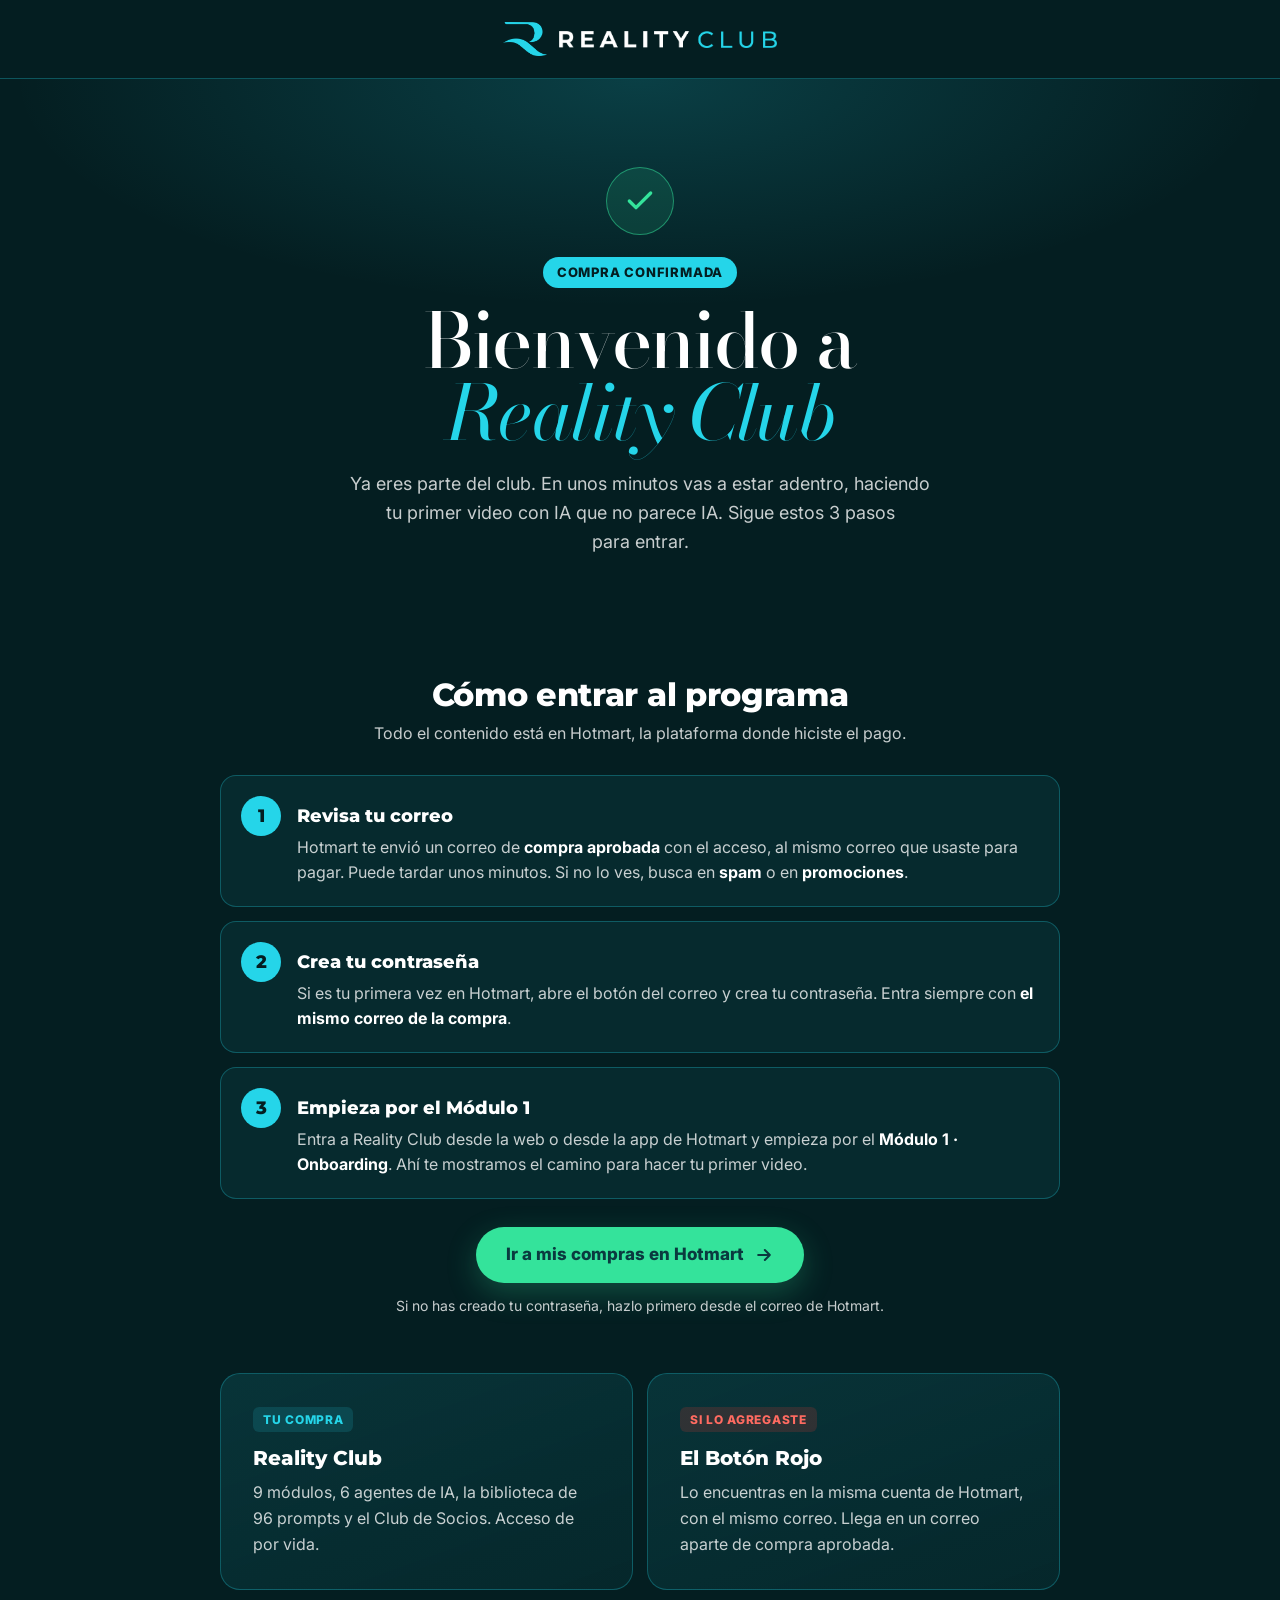
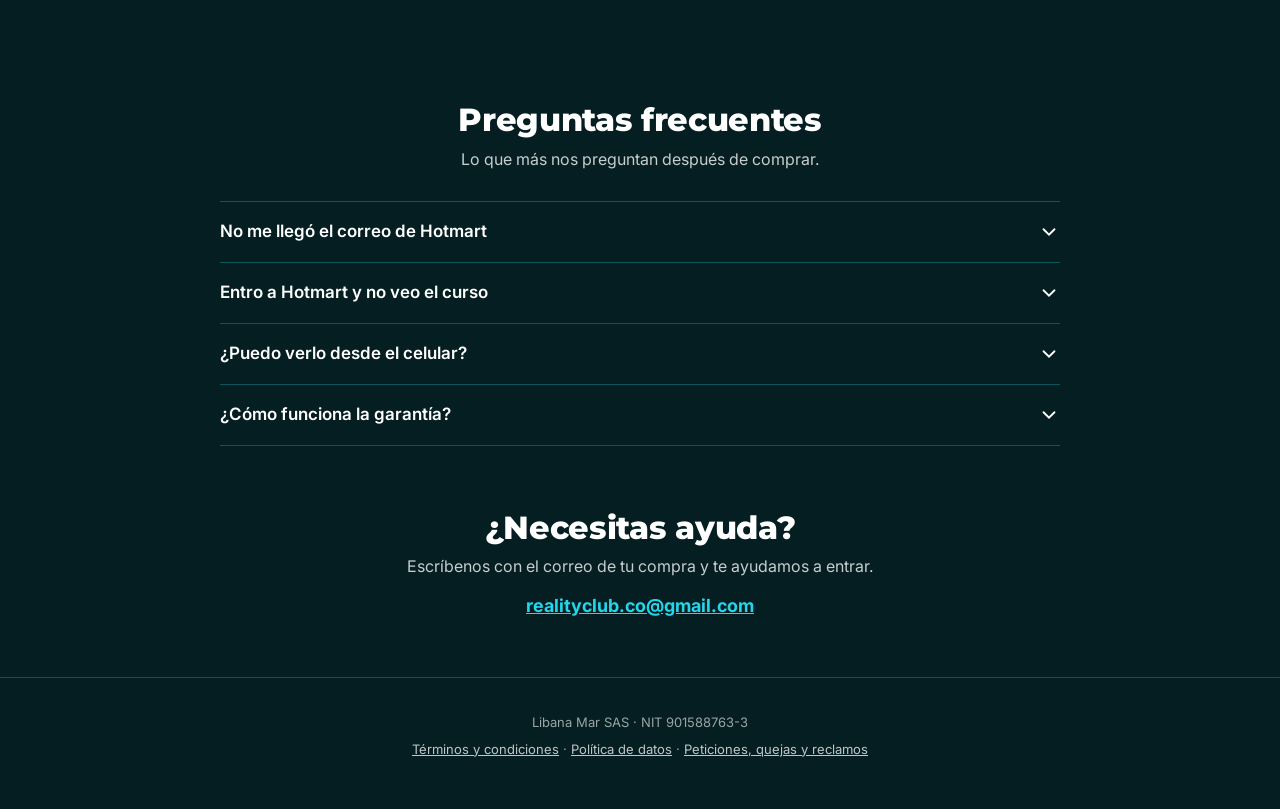
<file: public/gracias.html>
<!doctype html>
<html lang="es">
<head>
<meta charset="utf-8">
<meta name="viewport" content="width=device-width, initial-scale=1">
<title>¡Bienvenido a Reality Club!</title>
<meta name="description" content="Tu compra está confirmada. Así entras a Reality Club.">
<meta name="robots" content="noindex">
<meta name="theme-color" content="#041E21">
<link rel="icon" type="image/png" sizes="32x32" href="assets/favicon-32.png">
<link rel="icon" type="image/png" sizes="512x512" href="assets/favicon-512.png">
<link rel="apple-touch-icon" href="assets/apple-touch-icon.png">
<link rel="preconnect" href="https://fonts.googleapis.com">
<link rel="preconnect" href="https://fonts.gstatic.com" crossorigin="anonymous">
<link rel="stylesheet" href="https://fonts.googleapis.com/css2?family=Bodoni+Moda:ital,wght@0,500;1,400&amp;family=Inter:wght@400;500;600;700&amp;family=Montserrat:wght@700;800&amp;display=swap">
<!-- Meta Pixel Code -->
<script>
!function(f,b,e,v,n,t,s){if(f.fbq)return;n=f.fbq=function(){n.callMethod?n.callMethod.apply(n,arguments):n.queue.push(arguments)};if(!f._fbq)f._fbq=n;n.push=n;n.loaded=!0;n.version='2.0';n.queue=[];t=b.createElement(e);t.async=!0;t.src=v;s=b.getElementsByTagName(e)[0];s.parentNode.insertBefore(t,s)}(window,document,'script','https://connect.facebook.net/en_US/fbevents.js');
fbq('init', '2929171684105095');
fbq('track', 'PageView');
</script>
<noscript><img height="1" width="1" style="display:none" alt="" src="https://www.facebook.com/tr?id=2929171684105095&ev=PageView&noscript=1"></noscript>
<!-- End Meta Pixel Code -->
<style>
*{box-sizing:border-box}
:root{--bg:#041E21;--bg2:#0A3A3F;--line:rgba(26,151,165,0.45);--cyan:#25D5E9;--green:#34E39B;--text:#FFFFFF;--muted:rgba(255,255,255,0.78)}
html{scroll-behavior:smooth}
body{margin:0;background:var(--bg);color:var(--text);font-family:-apple-system,"SF Pro Text",Inter,sans-serif;-webkit-font-smoothing:antialiased;line-height:1.6;overflow-x:clip}
a{color:var(--cyan)}
.wrap{max-width:880px;margin:0 auto;padding:0 20px}
.top{display:flex;justify-content:center;align-items:center;gap:12px;padding:22px 20px;border-bottom:1px solid var(--line)}
.top img{display:block;width:auto}
.hero{position:relative;text-align:center;padding:clamp(48px,8vw,88px) 0 clamp(40px,6vw,64px);background:radial-gradient(ellipse 70% 60% at 50% 0%,rgba(37,213,233,0.18),rgba(4,30,33,0) 70%)}
.ok{width:68px;height:68px;margin:0 auto 22px;border-radius:50%;display:grid;place-items:center;background:rgba(52,227,155,0.12);border:1px solid rgba(52,227,155,0.5)}
.pill{display:inline-block;margin:0 0 16px;padding:5px 14px;border-radius:999px;background:var(--cyan);color:var(--bg);font-weight:800;font-size:13px;letter-spacing:0.06em;text-transform:uppercase}
h1{margin:0 auto;max-width:760px;font-family:'Bodoni Moda',Georgia,serif;font-weight:500;letter-spacing:-0.02em;font-size:clamp(40px,6.4vw,76px);line-height:0.95;text-wrap:balance}
h1 em{font-style:italic;font-weight:400;color:var(--cyan)}
.lead{margin:22px auto 0;max-width:600px;font-size:clamp(16px,1.6vw,18px);color:var(--muted);text-wrap:pretty}
h2{margin:0 0 8px;font-family:Montserrat,sans-serif;font-weight:800;font-size:clamp(24px,3vw,32px);line-height:1.15;letter-spacing:-0.01em;text-align:center;text-wrap:balance}
.sub{margin:0 auto 28px;max-width:560px;text-align:center;color:var(--muted)}
section{padding:clamp(36px,5vw,56px) 0}
.steps{list-style:none;margin:0;padding:0;display:grid;gap:14px}
.step{display:grid;grid-template-columns:auto 1fr;gap:16px;align-items:start;padding:20px;border:1px solid var(--line);border-radius:16px;background:rgba(10,58,63,0.45)}
.num{width:40px;height:40px;border-radius:50%;display:grid;place-items:center;background:var(--cyan);color:var(--bg);font-family:Montserrat,sans-serif;font-weight:800;font-size:18px}
.step h3{margin:6px 0 4px;font-family:Montserrat,sans-serif;font-weight:800;font-size:18px}
.step p{margin:0;color:var(--muted)}
.step strong{color:var(--text)}
.cta{text-align:center;margin-top:28px}
.btn{display:inline-flex;align-items:center;justify-content:center;gap:10px;min-height:56px;padding:0 30px;border-radius:999px;background:var(--green);color:var(--bg2);font-weight:800;font-size:17px;text-decoration:none;box-shadow:0 10px 30px rgba(52,227,155,0.25)}
.btn:hover{filter:brightness(1.06)}
.note{margin:12px 0 0;font-size:14px;color:var(--muted)}
.card{padding:clamp(22px,3vw,32px);border-radius:20px;border:1px solid var(--line);background:linear-gradient(160deg,rgba(26,151,165,0.18),rgba(10,58,63,0.35))}
.card h3{margin:0 0 6px;font-family:Montserrat,sans-serif;font-weight:800;font-size:20px}
.card p{margin:0;color:var(--muted)}
.grid2{display:grid;gap:14px}
@media (min-width:720px){.grid2{grid-template-columns:1fr 1fr}}
.tag{display:inline-block;margin-bottom:10px;padding:3px 10px;border-radius:6px;font-size:12px;font-weight:800;letter-spacing:0.06em;text-transform:uppercase;background:rgba(37,213,233,0.14);color:var(--cyan)}
.tag.red{background:rgba(255,59,48,0.16);color:#FF6B61}
details{border-bottom:1px solid var(--line)}
details:first-of-type{border-top:1px solid var(--line)}
summary{list-style:none;cursor:pointer;display:flex;justify-content:space-between;align-items:center;gap:16px;min-height:60px;padding:14px 0;font-weight:600;font-size:17px}
summary::-webkit-details-marker{display:none}
summary svg{flex:none;transition:transform .2s}
details[open] summary svg{transform:rotate(180deg)}
details p{margin:0 0 18px;color:var(--muted)}
.help{text-align:center}
.help a.mail{font-weight:700;font-size:18px;word-break:break-word}
footer{border-top:1px solid var(--line);padding:28px 20px 44px;text-align:center;font-size:13px;color:rgba(255,255,255,0.6)}
footer p{margin:6px 0}
footer a{color:rgba(255,255,255,0.75)}
@media (prefers-reduced-motion:no-preference){.rise{animation:rise .7s cubic-bezier(.2,.7,.2,1) both}.rise2{animation:rise .7s .12s cubic-bezier(.2,.7,.2,1) both}@keyframes rise{from{opacity:0;transform:translateY(14px)}to{opacity:1;transform:none}}}
</style>
</head>
<body>

<header class="top">
  <img src="assets/logo-r.png" alt="" style="height:34px">
  <img src="assets/logo-reality-club.png" alt="Reality Club" style="height:17px">
</header>

<main>
  <div class="hero">
    <div class="wrap">
      <div class="ok rise" aria-hidden="true"><svg width="32" height="32" viewBox="0 0 24 24" fill="none" stroke="#34E39B" stroke-width="2.5" stroke-linecap="round" stroke-linejoin="round"><path d="M20 6 9 17l-5-5"/></svg></div>
      <p class="pill rise">Compra confirmada</p>
      <h1 class="rise">Bienvenido a <em>Reality Club</em></h1>
      <p class="lead rise2">Ya eres parte del club. En unos minutos vas a estar adentro, haciendo tu primer video con IA que no parece IA. Sigue estos 3 pasos para entrar.</p>
    </div>
  </div>

  <section>
    <div class="wrap">
      <h2>Cómo entrar al programa</h2>
      <p class="sub">Todo el contenido está en Hotmart, la plataforma donde hiciste el pago.</p>
      <ol class="steps">
        <li class="step">
          <span class="num">1</span>
          <div>
            <h3>Revisa tu correo</h3>
            <p>Hotmart te envió un correo de <strong>compra aprobada</strong> con el acceso, al mismo correo que usaste para pagar. Puede tardar unos minutos. Si no lo ves, busca en <strong>spam</strong> o en <strong>promociones</strong>.</p>
          </div>
        </li>
        <li class="step">
          <span class="num">2</span>
          <div>
            <h3>Crea tu contraseña</h3>
            <p>Si es tu primera vez en Hotmart, abre el botón del correo y crea tu contraseña. Entra siempre con <strong>el mismo correo de la compra</strong>.</p>
          </div>
        </li>
        <li class="step">
          <span class="num">3</span>
          <div>
            <h3>Empieza por el Módulo 1</h3>
            <p>Entra a Reality Club desde la web o desde la app de Hotmart y empieza por el <strong>Módulo 1 · Onboarding</strong>. Ahí te mostramos el camino para hacer tu primer video.</p>
          </div>
        </li>
      </ol>
      <div class="cta">
        <a class="btn" href="https://consumer.hotmart.com" target="_blank" rel="noopener">Ir a mis compras en Hotmart
          <svg width="20" height="20" viewBox="0 0 24 24" fill="none" stroke="currentColor" stroke-width="2.4" stroke-linecap="round" stroke-linejoin="round" aria-hidden="true"><path d="M5 12h14M13 6l6 6-6 6"/></svg></a>
        <p class="note">Si no has creado tu contraseña, hazlo primero desde el correo de Hotmart.</p>
      </div>
    </div>
  </section>

  <section style="padding-top:0">
    <div class="wrap grid2">
      <div class="card">
        <span class="tag">Tu compra</span>
        <h3>Reality Club</h3>
        <p>9 módulos, 6 agentes de IA, la biblioteca de 96 prompts y el Club de Socios. Acceso de por vida.</p>
      </div>
      <div class="card">
        <span class="tag red">Si lo agregaste</span>
        <h3>El Botón Rojo</h3>
        <p>Lo encuentras en la misma cuenta de Hotmart, con el mismo correo. Llega en un correo aparte de compra aprobada.</p>
      </div>
    </div>
  </section>

  <section>
    <div class="wrap">
      <h2>Preguntas frecuentes</h2>
      <p class="sub">Lo que más nos preguntan después de comprar.</p>
      <details>
        <summary>No me llegó el correo de Hotmart<svg width="22" height="22" viewBox="0 0 24 24" fill="none" stroke="currentColor" stroke-width="2" stroke-linecap="round" aria-hidden="true"><path d="m6 9 6 6 6-6"/></svg></summary>
        <p>Espera unos 10 minutos y revisa spam y promociones. Si pagaste en efectivo o por transferencia, el acceso llega cuando el pago se aprueba. Si después de eso no lo encuentras, escríbenos.</p>
      </details>
      <details>
        <summary>Entro a Hotmart y no veo el curso<svg width="22" height="22" viewBox="0 0 24 24" fill="none" stroke="currentColor" stroke-width="2" stroke-linecap="round" aria-hidden="true"><path d="m6 9 6 6 6-6"/></svg></summary>
        <p>Casi siempre es porque entraste con otro correo. Cierra sesión y entra con el correo que usaste para pagar.</p>
      </details>
      <details>
        <summary>¿Puedo verlo desde el celular?<svg width="22" height="22" viewBox="0 0 24 24" fill="none" stroke="currentColor" stroke-width="2" stroke-linecap="round" aria-hidden="true"><path d="m6 9 6 6 6-6"/></svg></summary>
        <p>Sí. Descarga la app de Hotmart, entra con el correo de tu compra y ahí encuentras Reality Club.</p>
      </details>
      <details>
        <summary>¿Cómo funciona la garantía?<svg width="22" height="22" viewBox="0 0 24 24" fill="none" stroke="currentColor" stroke-width="2" stroke-linecap="round" aria-hidden="true"><path d="m6 9 6 6 6-6"/></svg></summary>
        <p>Tienes 7 días desde la compra. Si el programa no es para ti, pides el reembolso desde tus compras en Hotmart y te devuelven el dinero.</p>
      </details>
    </div>
  </section>

  <section class="help" style="padding-top:8px">
    <div class="wrap">
      <h2>¿Necesitas ayuda?</h2>
      <p class="sub" style="margin-bottom:12px">Escríbenos con el correo de tu compra y te ayudamos a entrar.</p>
      <a class="mail" href="mailto:realityclub.co@gmail.com?subject=Acceso%20a%20Reality%20Club">realityclub.co@gmail.com</a>
    </div>
  </section>
</main>

<footer>
  <p>Libana Mar SAS · NIT 901588763-3</p>
  <p><a href="terminos.html">Términos y condiciones</a> · <a href="privacidad.html">Política de datos</a> · <a href="terminos.html#pqr">Peticiones, quejas y reclamos</a></p>
</footer>

</body>
</html>
</file>
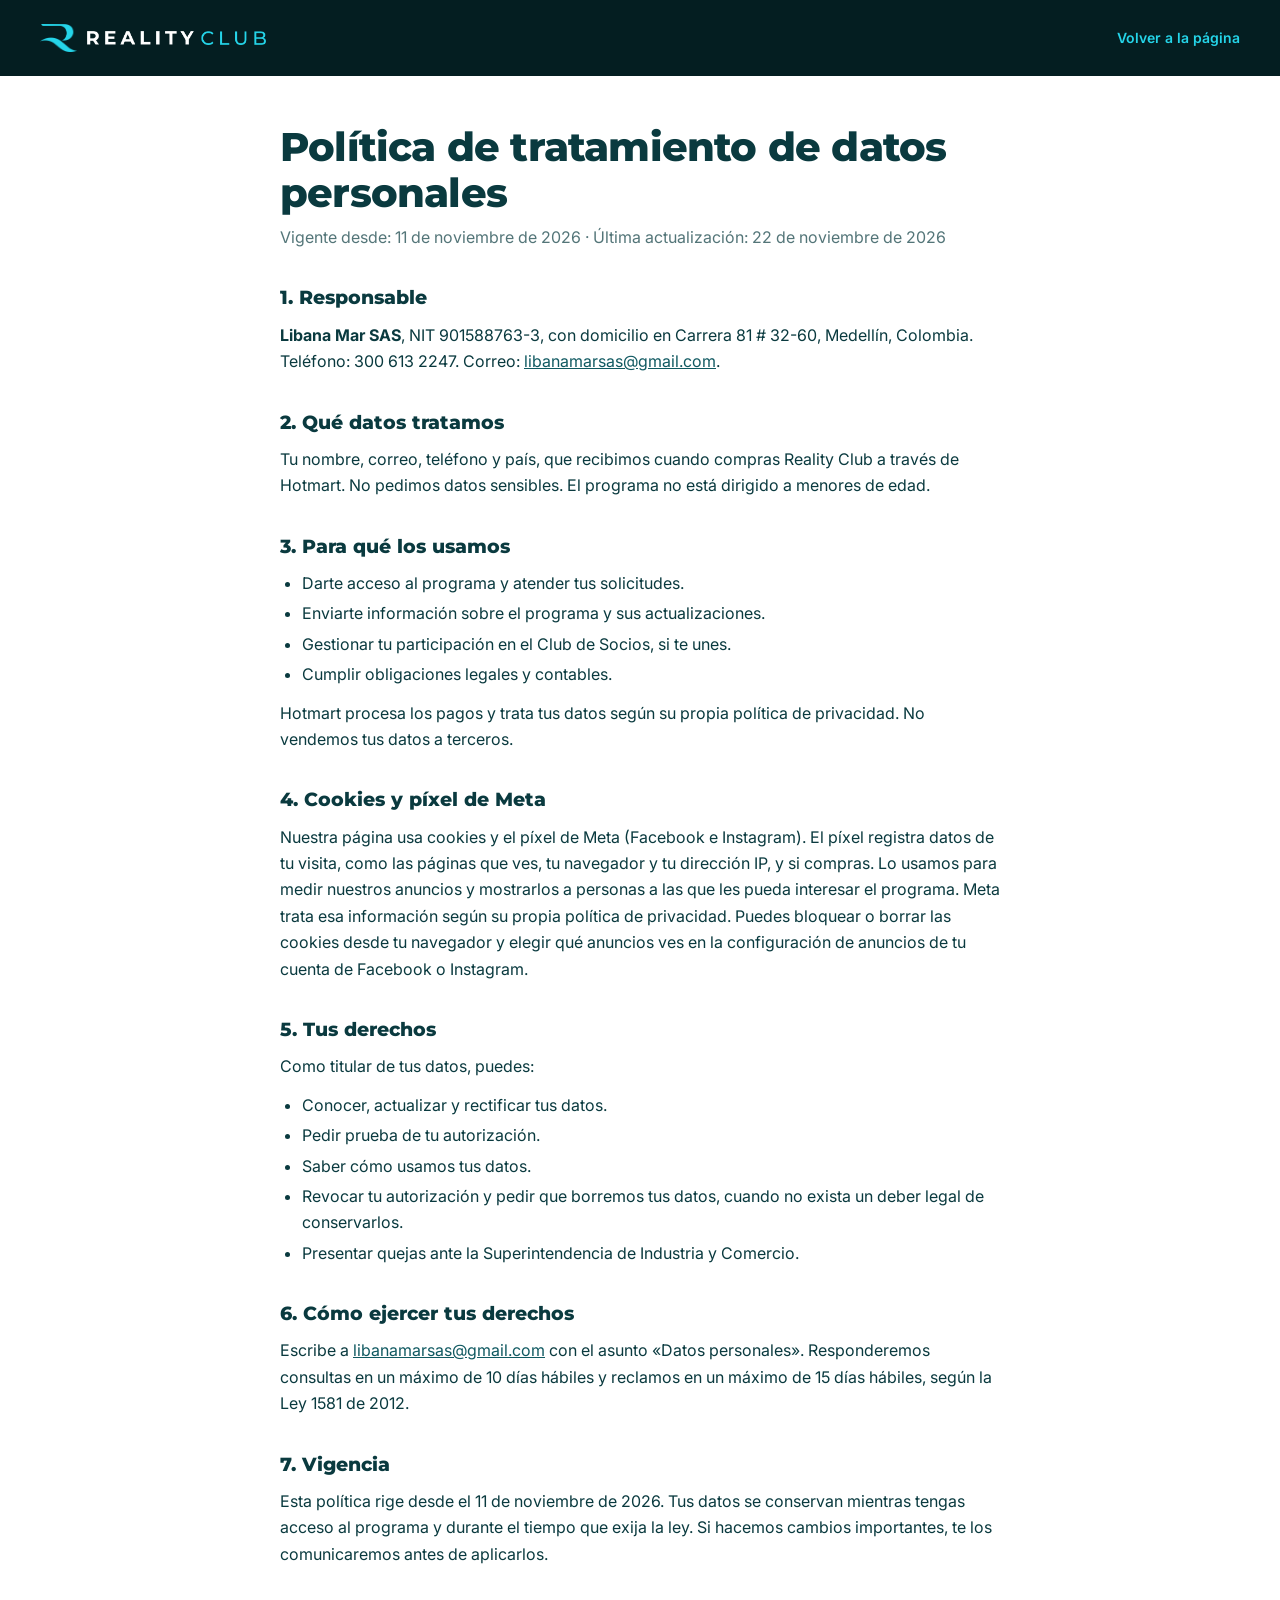
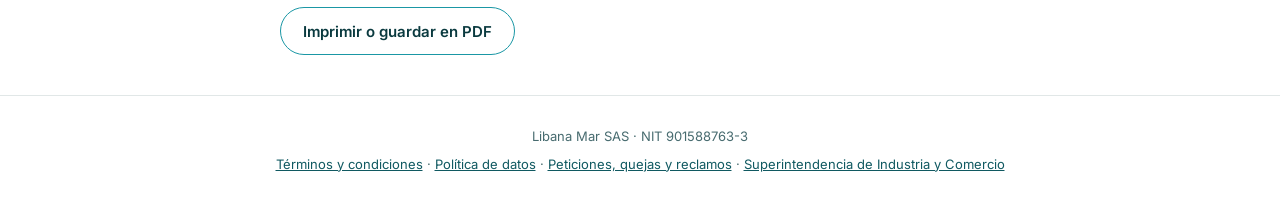
<file: public/privacidad.html>
<!doctype html>
<html lang="es">
<head>
<meta charset="utf-8">
<meta name="viewport" content="width=device-width, initial-scale=1">
<title>Política de tratamiento de datos personales · Reality Club</title>
<meta name="description" content="Política de tratamiento de datos personales de Reality Club.">
<meta name="theme-color" content="#041E21">
<link rel="icon" type="image/png" sizes="32x32" href="assets/favicon-32.png">
<link rel="icon" type="image/png" sizes="512x512" href="assets/favicon-512.png">
<link rel="apple-touch-icon" href="assets/apple-touch-icon.png">
<link rel="preconnect" href="https://fonts.googleapis.com">
<link rel="preconnect" href="https://fonts.gstatic.com" crossorigin="anonymous">
<link rel="stylesheet" href="https://fonts.googleapis.com/css2?family=Inter:wght@400;500;600;700&amp;family=Montserrat:wght@700;800&amp;display=swap">
<link rel="stylesheet" href="css/legal.css">
</head>
<body>
<header class="lg-top">
  <a class="lg-brand" href="index.html"><img src="assets/logo-r.png" alt=""><img class="lg-word" src="assets/logo-reality-club.png" alt="Reality Club"></a>
  <a class="lg-back" href="index.html">Volver a la página</a>
</header>
<main class="lg-main">
  <h1>Política de tratamiento de datos personales</h1>
  <p class="lg-date">Vigente desde: 11 de noviembre de 2026 · Última actualización: 22 de noviembre de 2026</p>

  <h2>1. Responsable</h2>
  <p><strong>Libana Mar SAS</strong>, NIT 901588763-3, con domicilio en Carrera 81 # 32-60, Medellín, Colombia. Teléfono: 300 613 2247. Correo: <a href="mailto:libanamarsas@gmail.com">libanamarsas@gmail.com</a>.</p>

  <h2>2. Qué datos tratamos</h2>
  <p>Tu nombre, correo, teléfono y país, que recibimos cuando compras Reality Club a través de Hotmart. No pedimos datos sensibles. El programa no está dirigido a menores de edad.</p>

  <h2>3. Para qué los usamos</h2>
  <ul>
    <li>Darte acceso al programa y atender tus solicitudes.</li>
    <li>Enviarte información sobre el programa y sus actualizaciones.</li>
    <li>Gestionar tu participación en el Club de Socios, si te unes.</li>
    <li>Cumplir obligaciones legales y contables.</li>
  </ul>
  <p>Hotmart procesa los pagos y trata tus datos según su propia política de privacidad. No vendemos tus datos a terceros.</p>

  <h2>4. Cookies y píxel de Meta</h2>
  <p>Nuestra página usa cookies y el píxel de Meta (Facebook e Instagram). El píxel registra datos de tu visita, como las páginas que ves, tu navegador y tu dirección IP, y si compras. Lo usamos para medir nuestros anuncios y mostrarlos a personas a las que les pueda interesar el programa. Meta trata esa información según su propia política de privacidad. Puedes bloquear o borrar las cookies desde tu navegador y elegir qué anuncios ves en la configuración de anuncios de tu cuenta de Facebook o Instagram.</p>

  <h2>5. Tus derechos</h2>
  <p>Como titular de tus datos, puedes:</p>
  <ul>
    <li>Conocer, actualizar y rectificar tus datos.</li>
    <li>Pedir prueba de tu autorización.</li>
    <li>Saber cómo usamos tus datos.</li>
    <li>Revocar tu autorización y pedir que borremos tus datos, cuando no exista un deber legal de conservarlos.</li>
    <li>Presentar quejas ante la Superintendencia de Industria y Comercio.</li>
  </ul>

  <h2>6. Cómo ejercer tus derechos</h2>
  <p>Escribe a <a href="mailto:libanamarsas@gmail.com">libanamarsas@gmail.com</a> con el asunto «Datos personales». Responderemos consultas en un máximo de 10 días hábiles y reclamos en un máximo de 15 días hábiles, según la Ley 1581 de 2012.</p>

  <h2>7. Vigencia</h2>
  <p>Esta política rige desde el 11 de noviembre de 2026. Tus datos se conservan mientras tengas acceso al programa y durante el tiempo que exija la ley. Si hacemos cambios importantes, te los comunicaremos antes de aplicarlos.</p>
  <button class="lg-print" type="button" onclick="window.print()">Imprimir o guardar en PDF</button>
</main>
<footer class="lg-foot">
  <p>Libana Mar SAS · NIT 901588763-3</p>
  <p><a href="terminos.html">Términos y condiciones</a> · <a href="privacidad.html">Política de datos</a> · <a href="terminos.html#pqr">Peticiones, quejas y reclamos</a> · <a href="https://www.sic.gov.co" target="_blank" rel="noopener">Superintendencia de Industria y Comercio</a></p>
</footer>
</body>
</html>
</file>
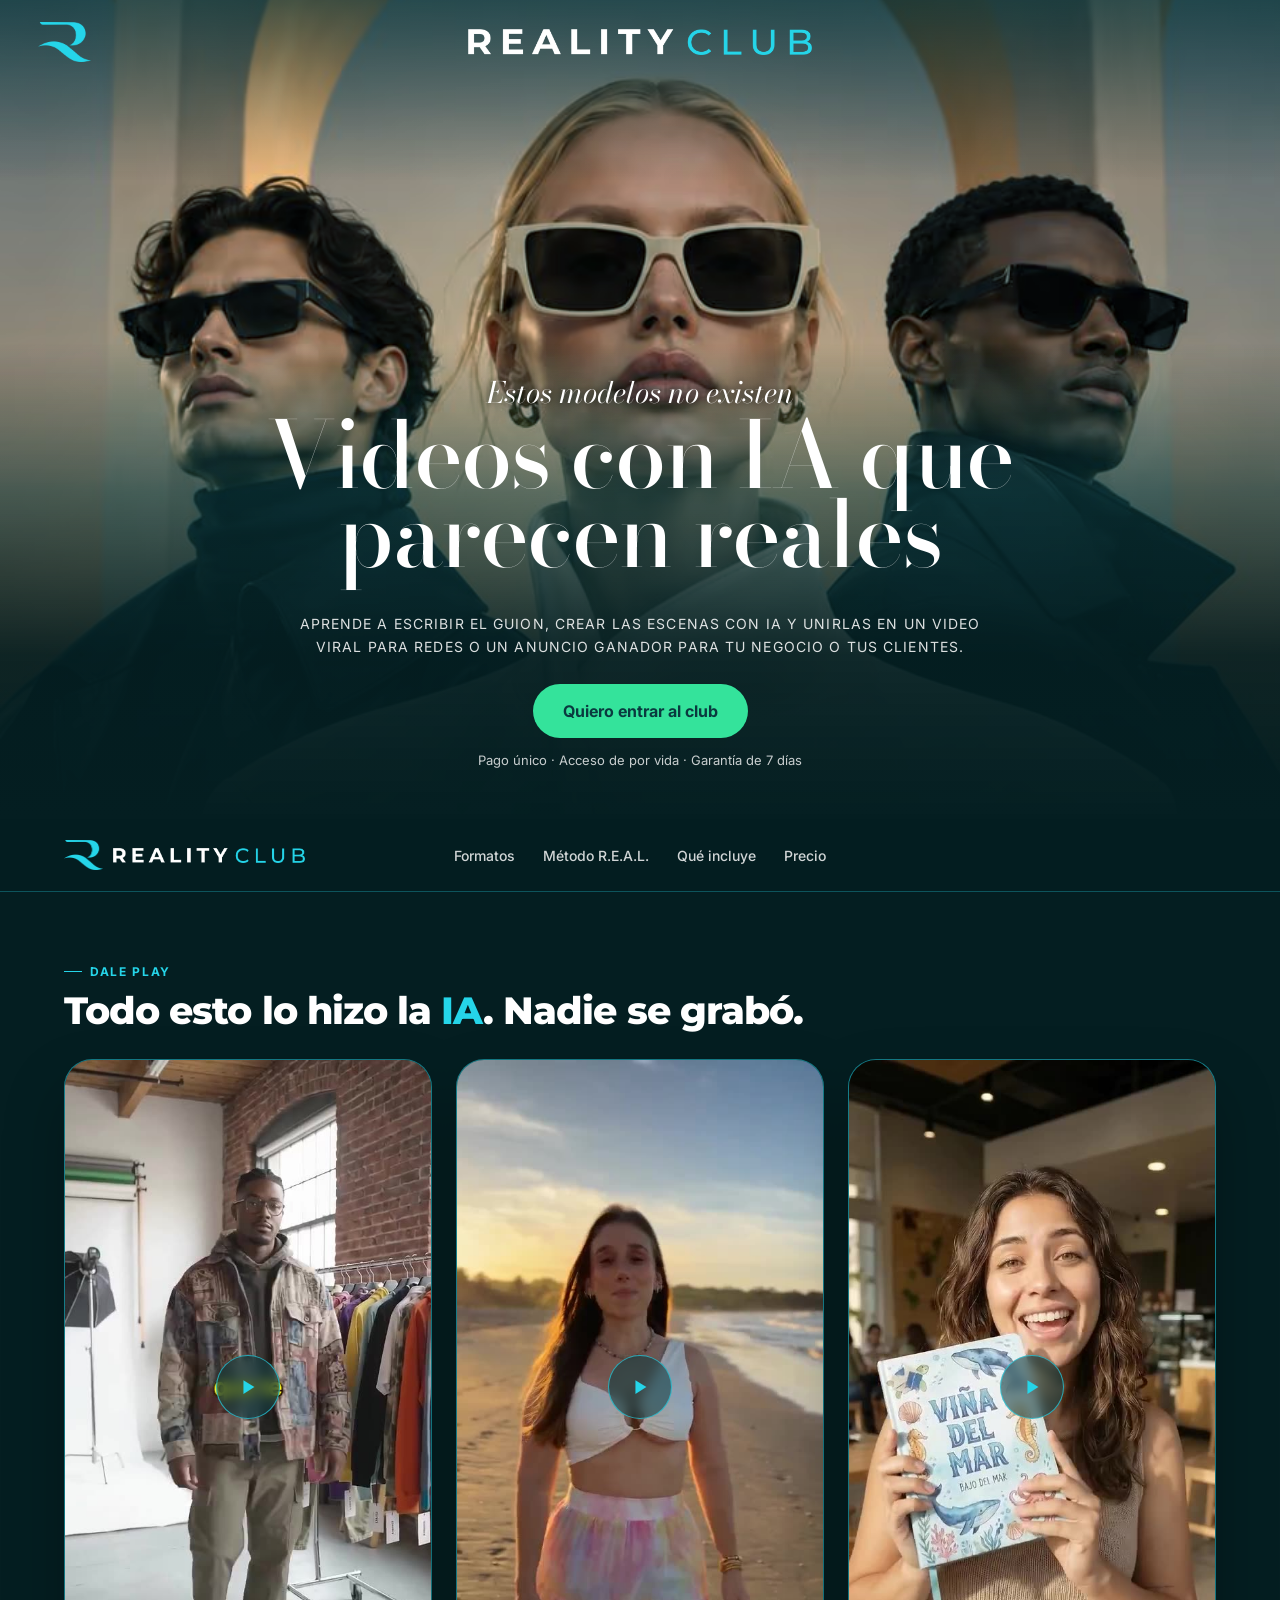
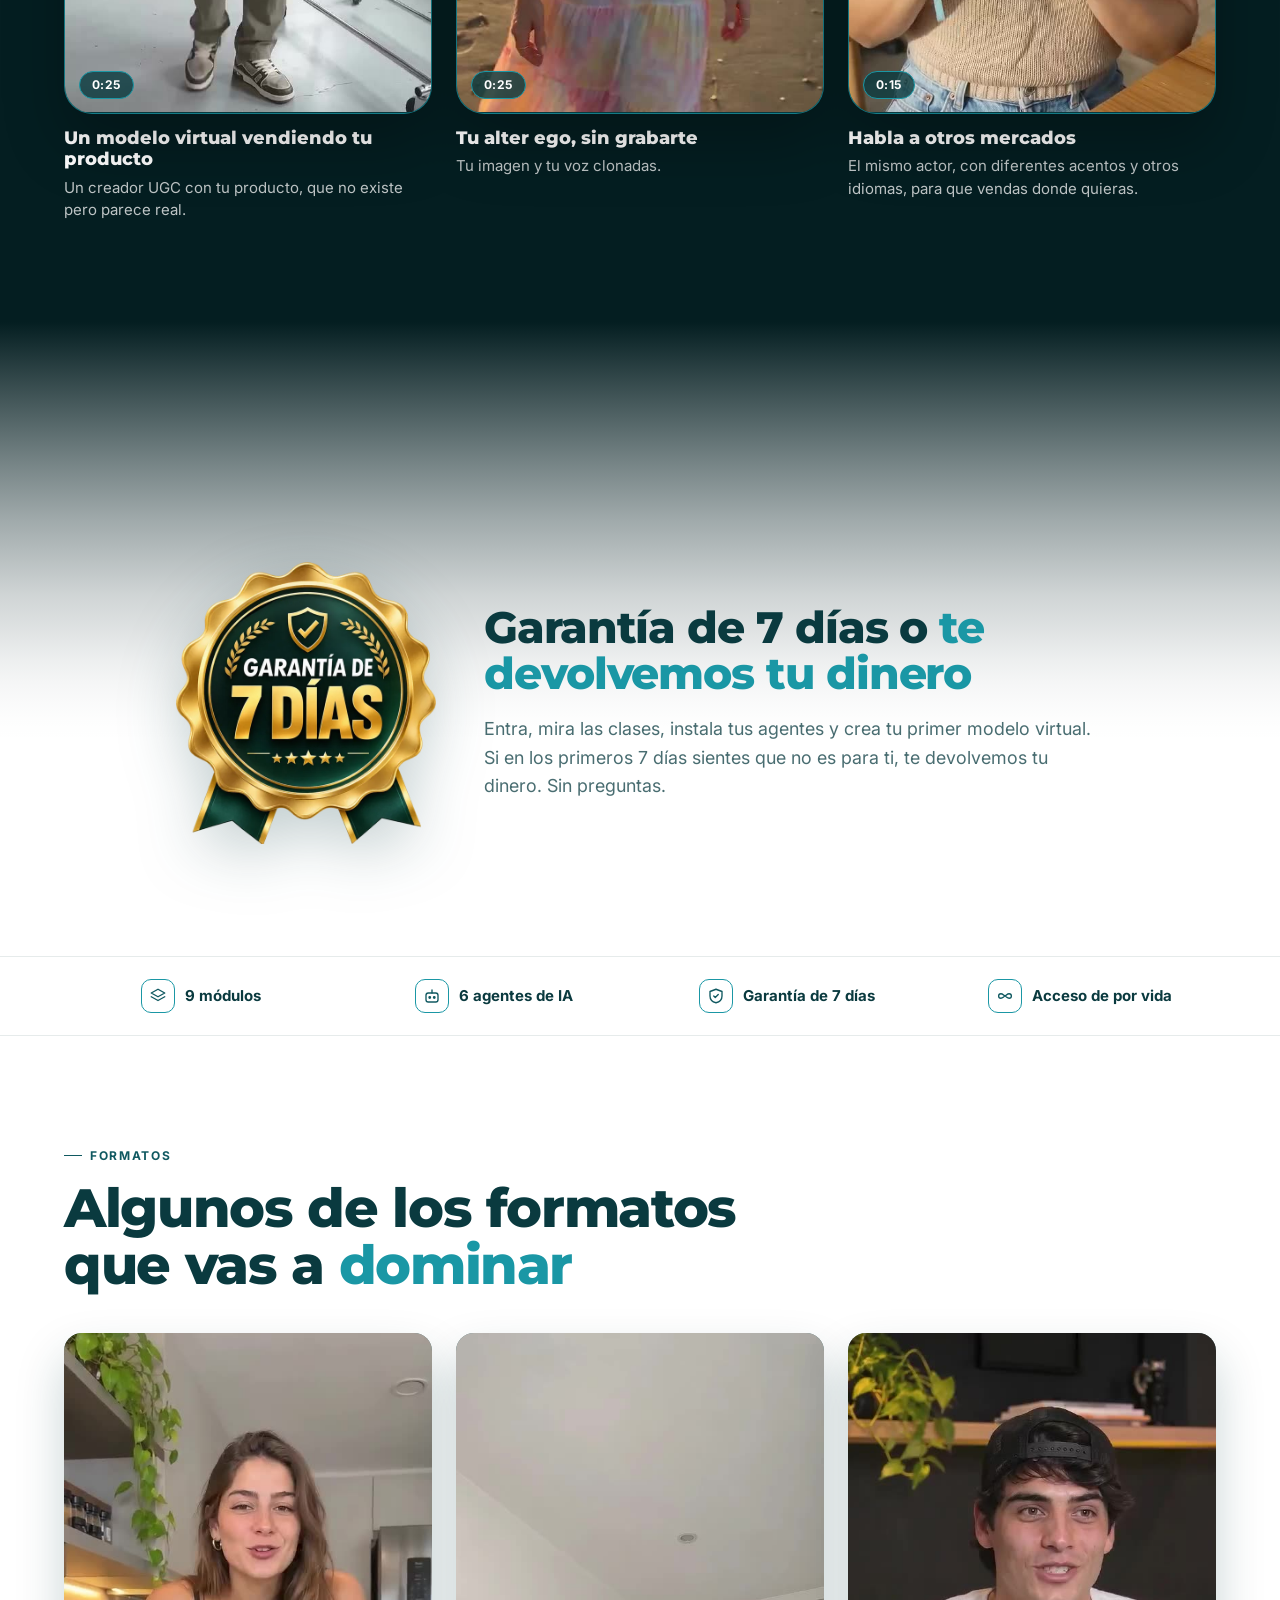
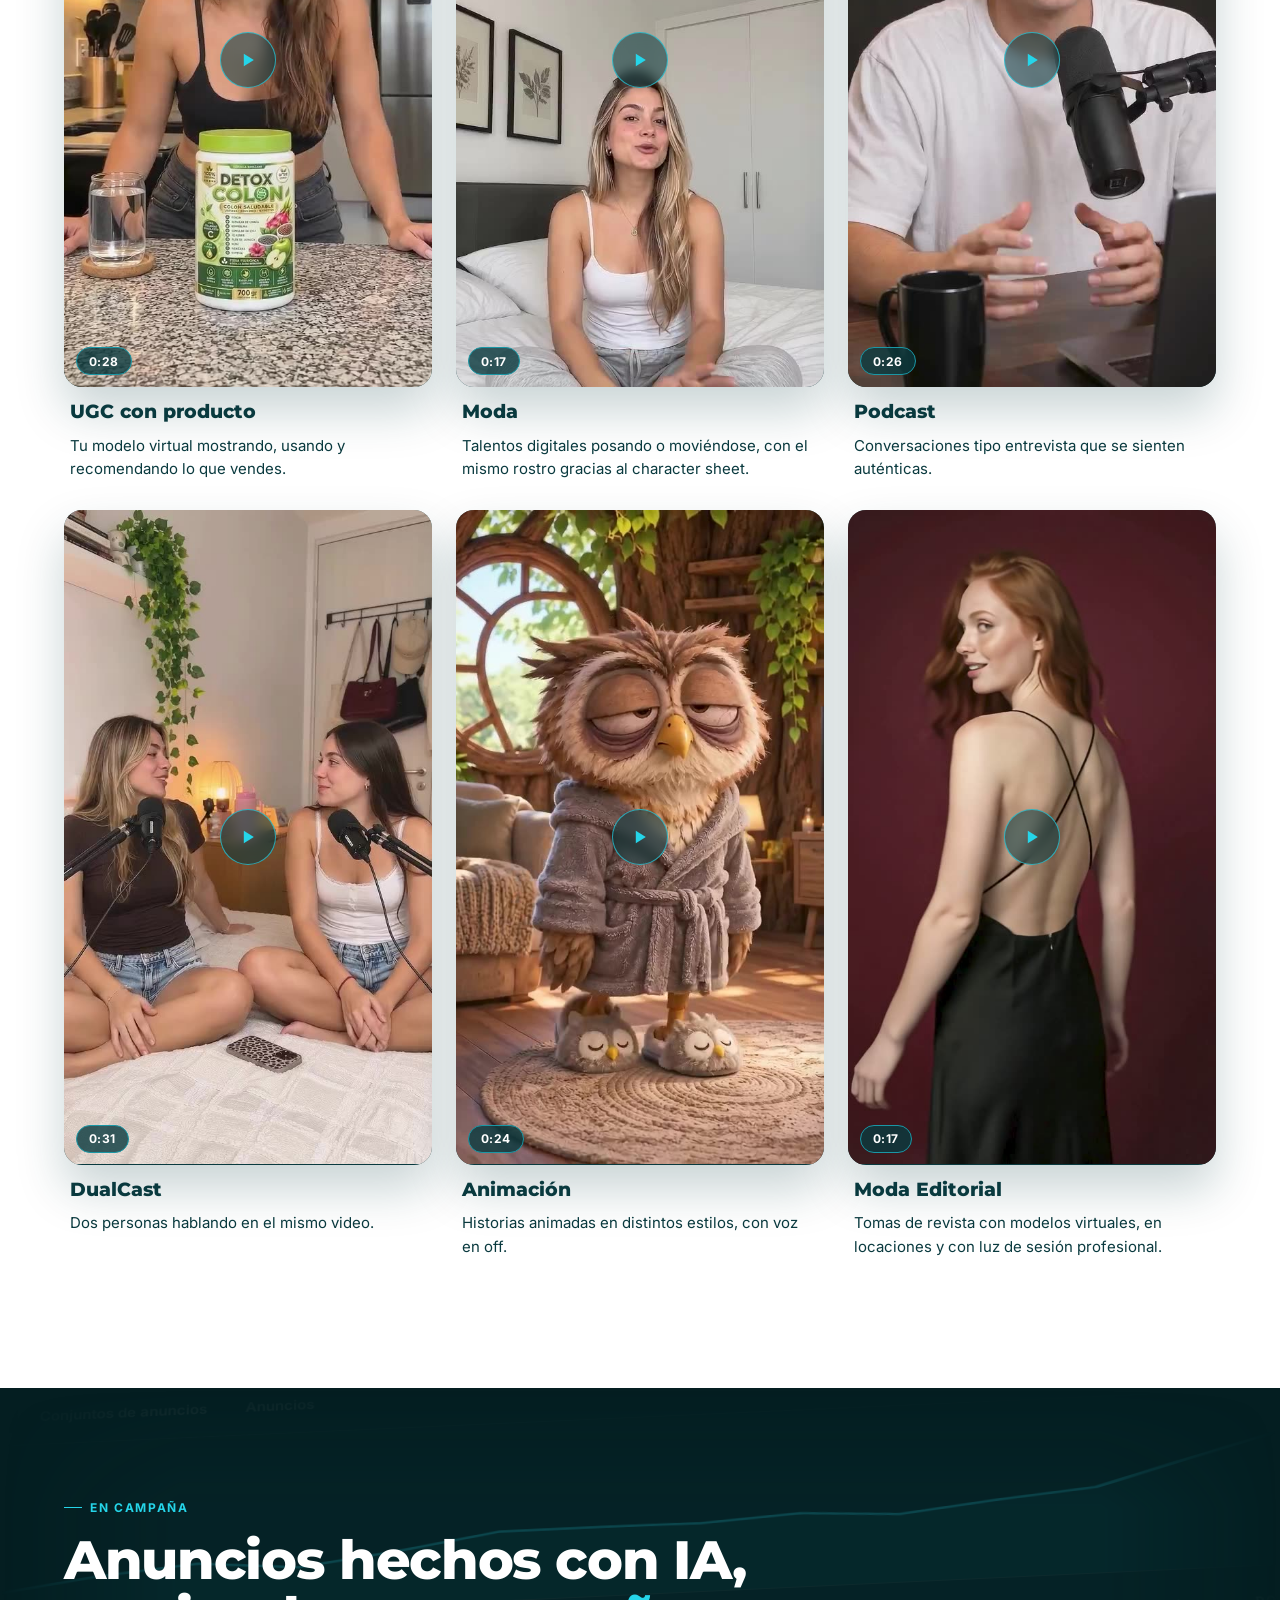
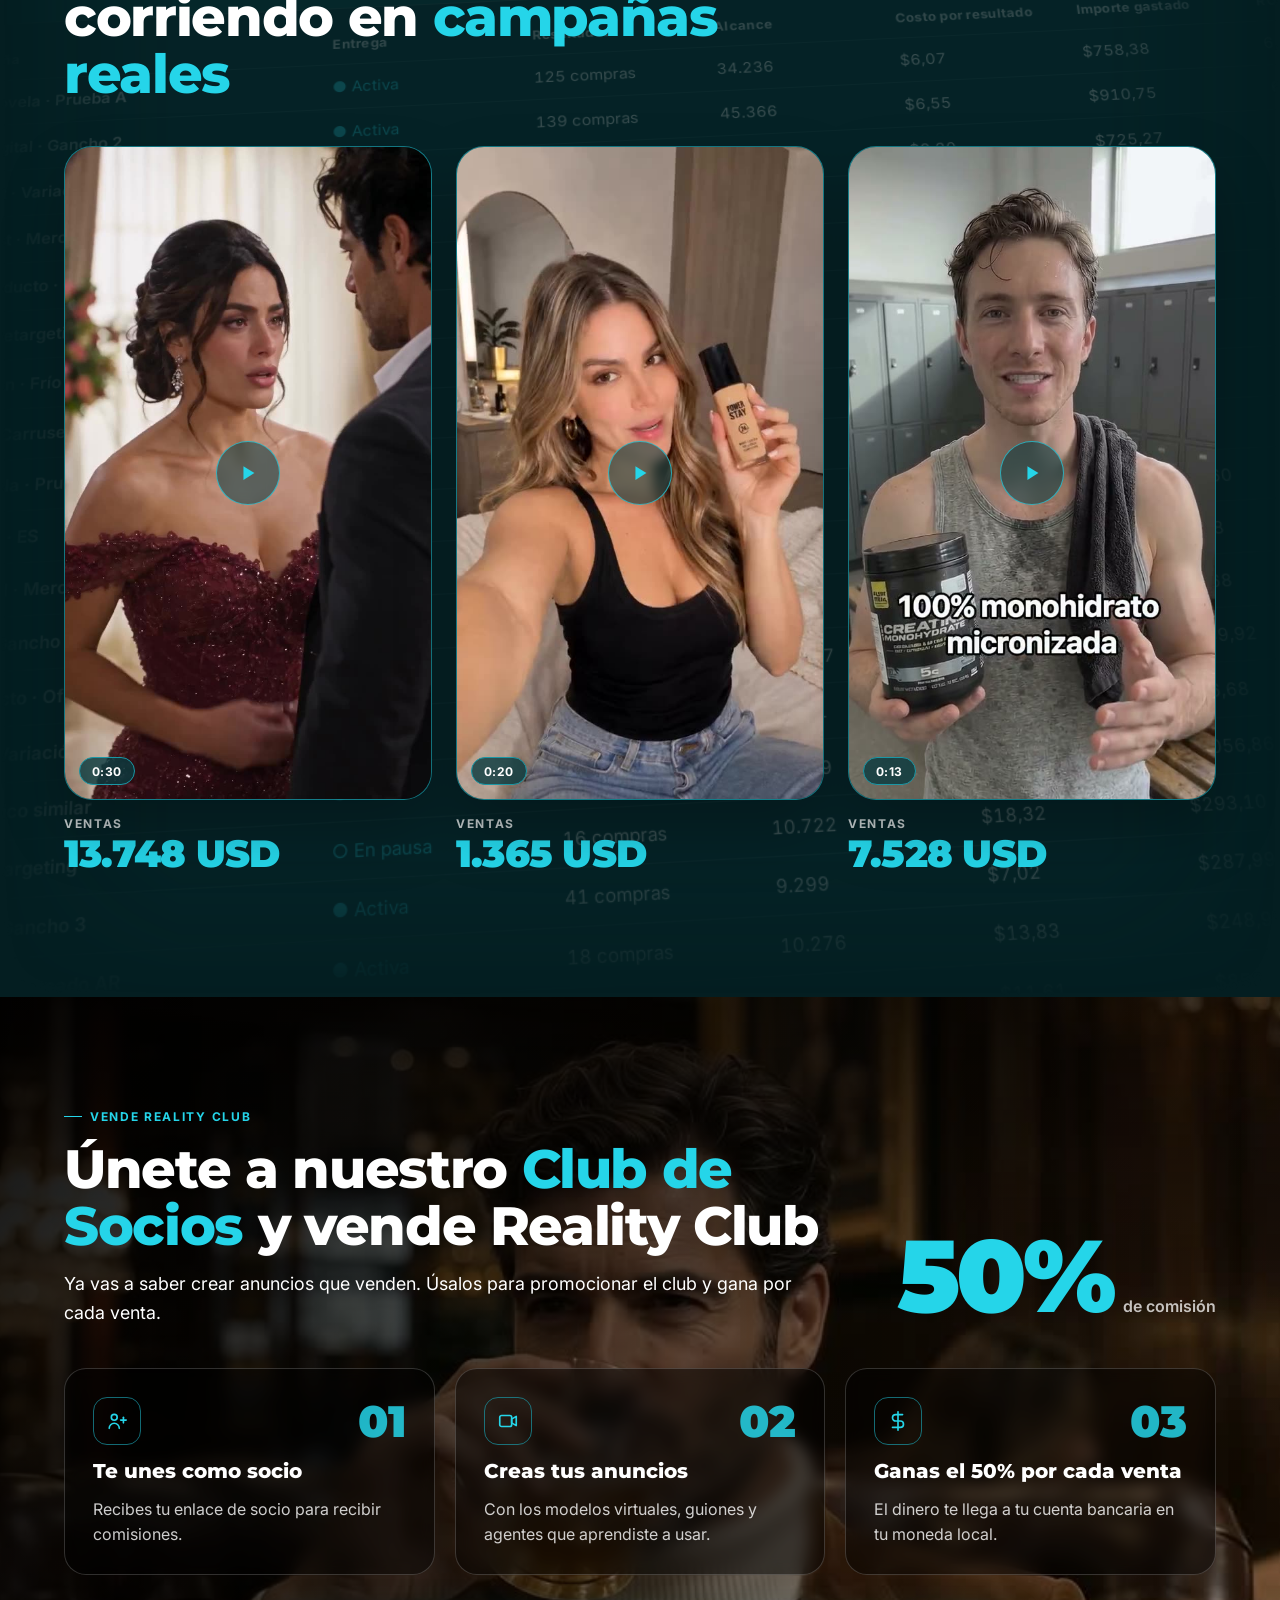
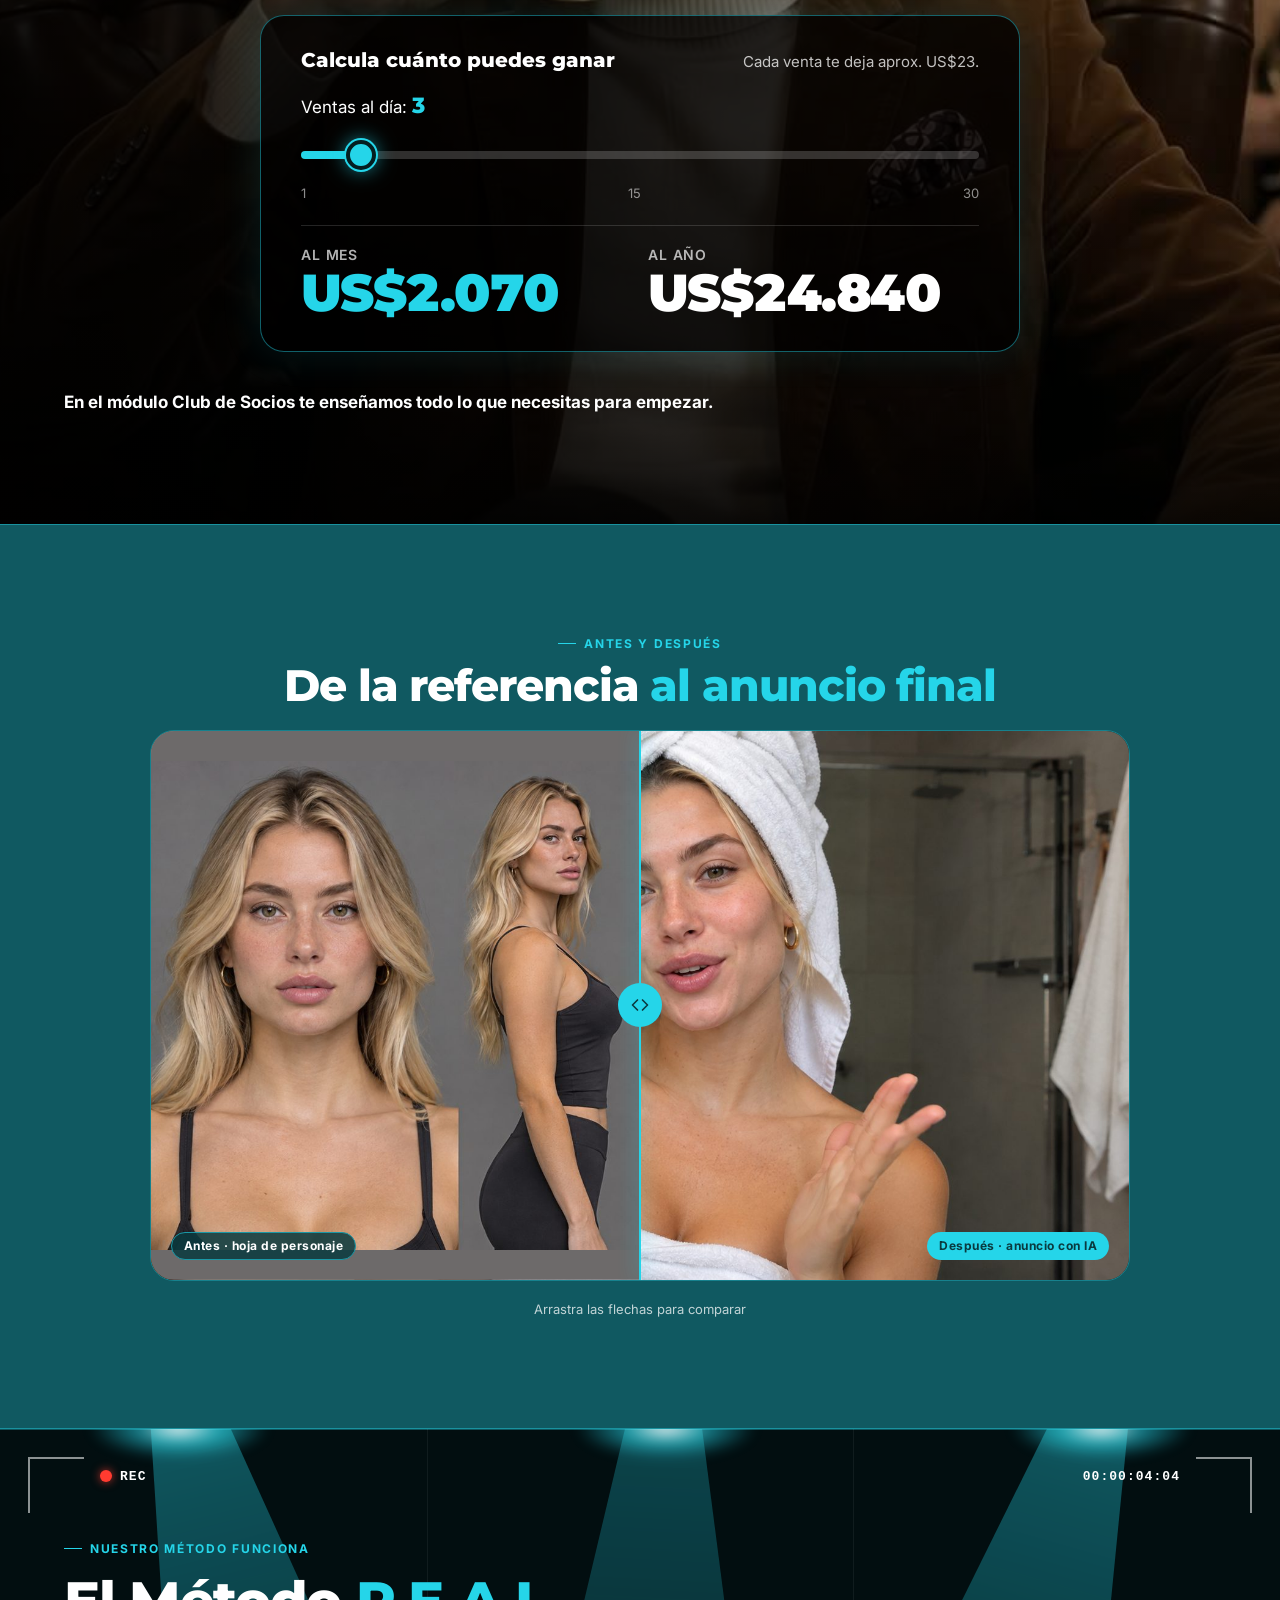
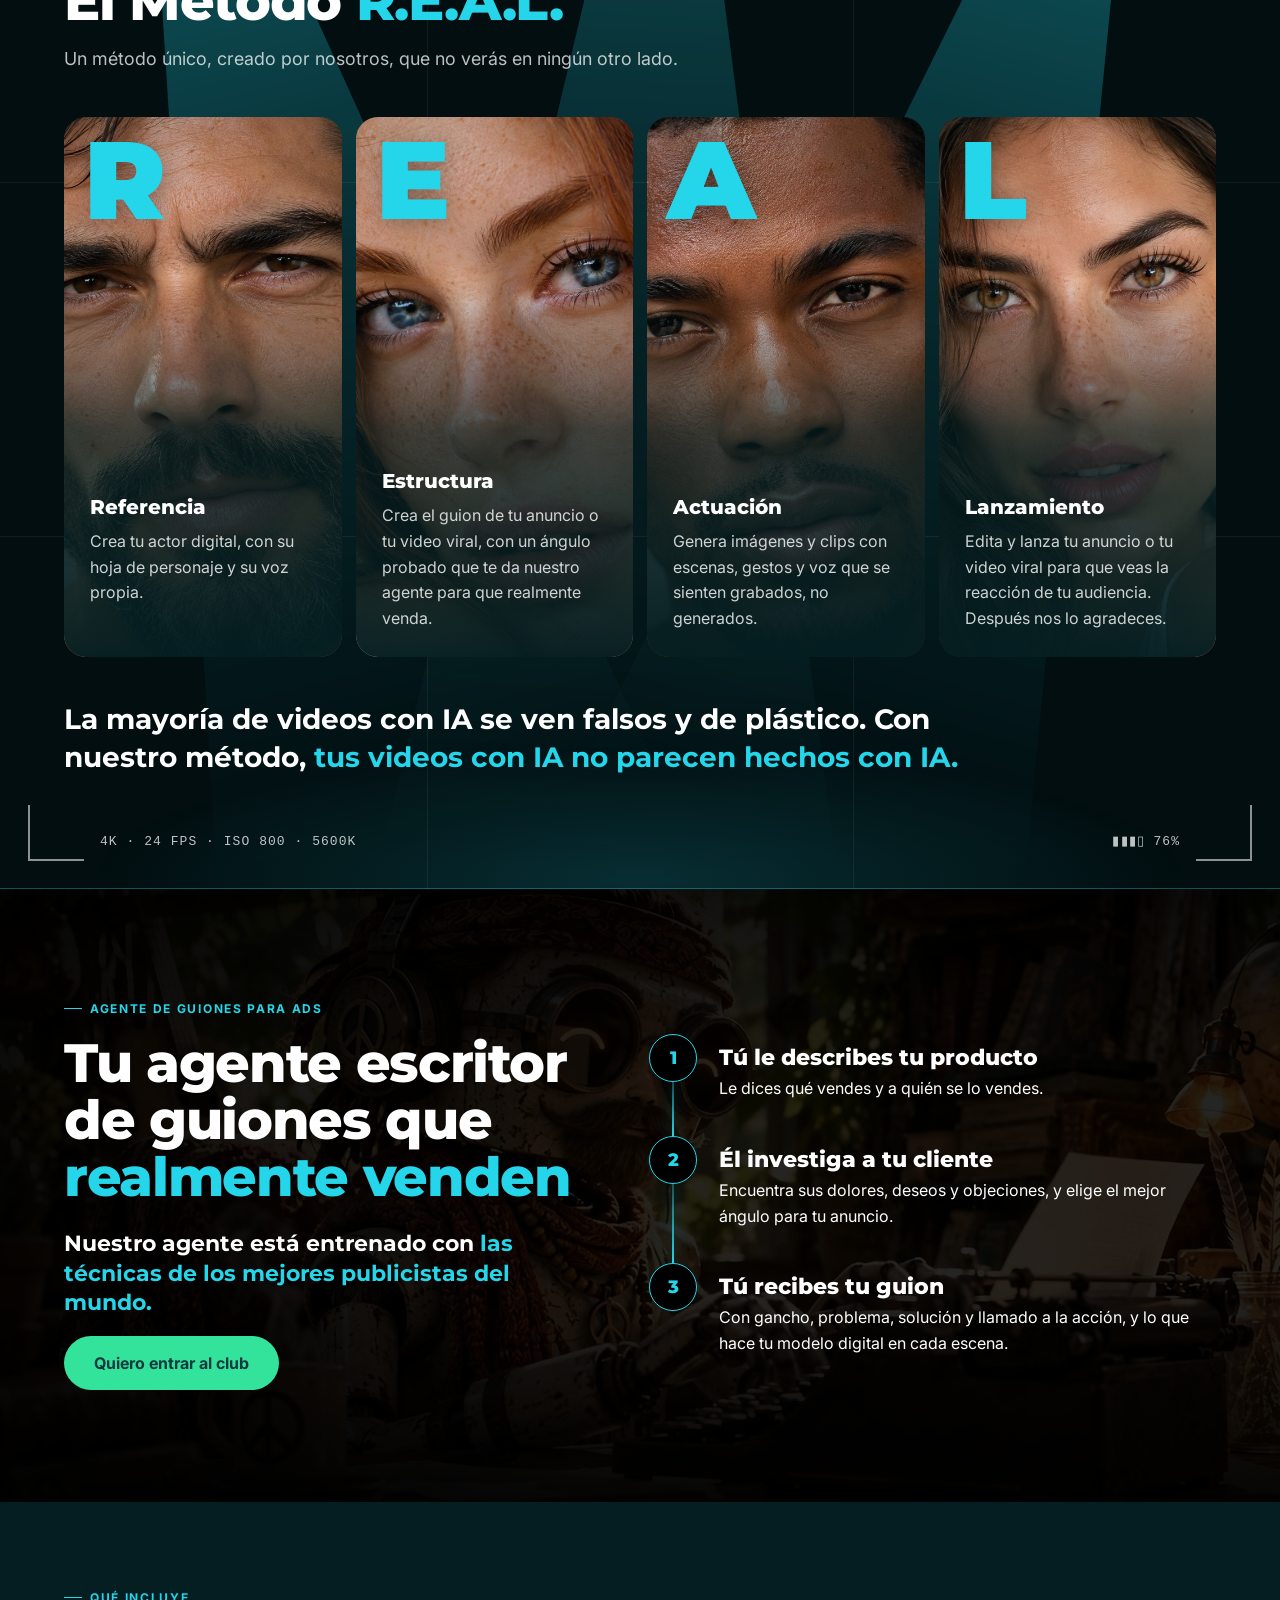
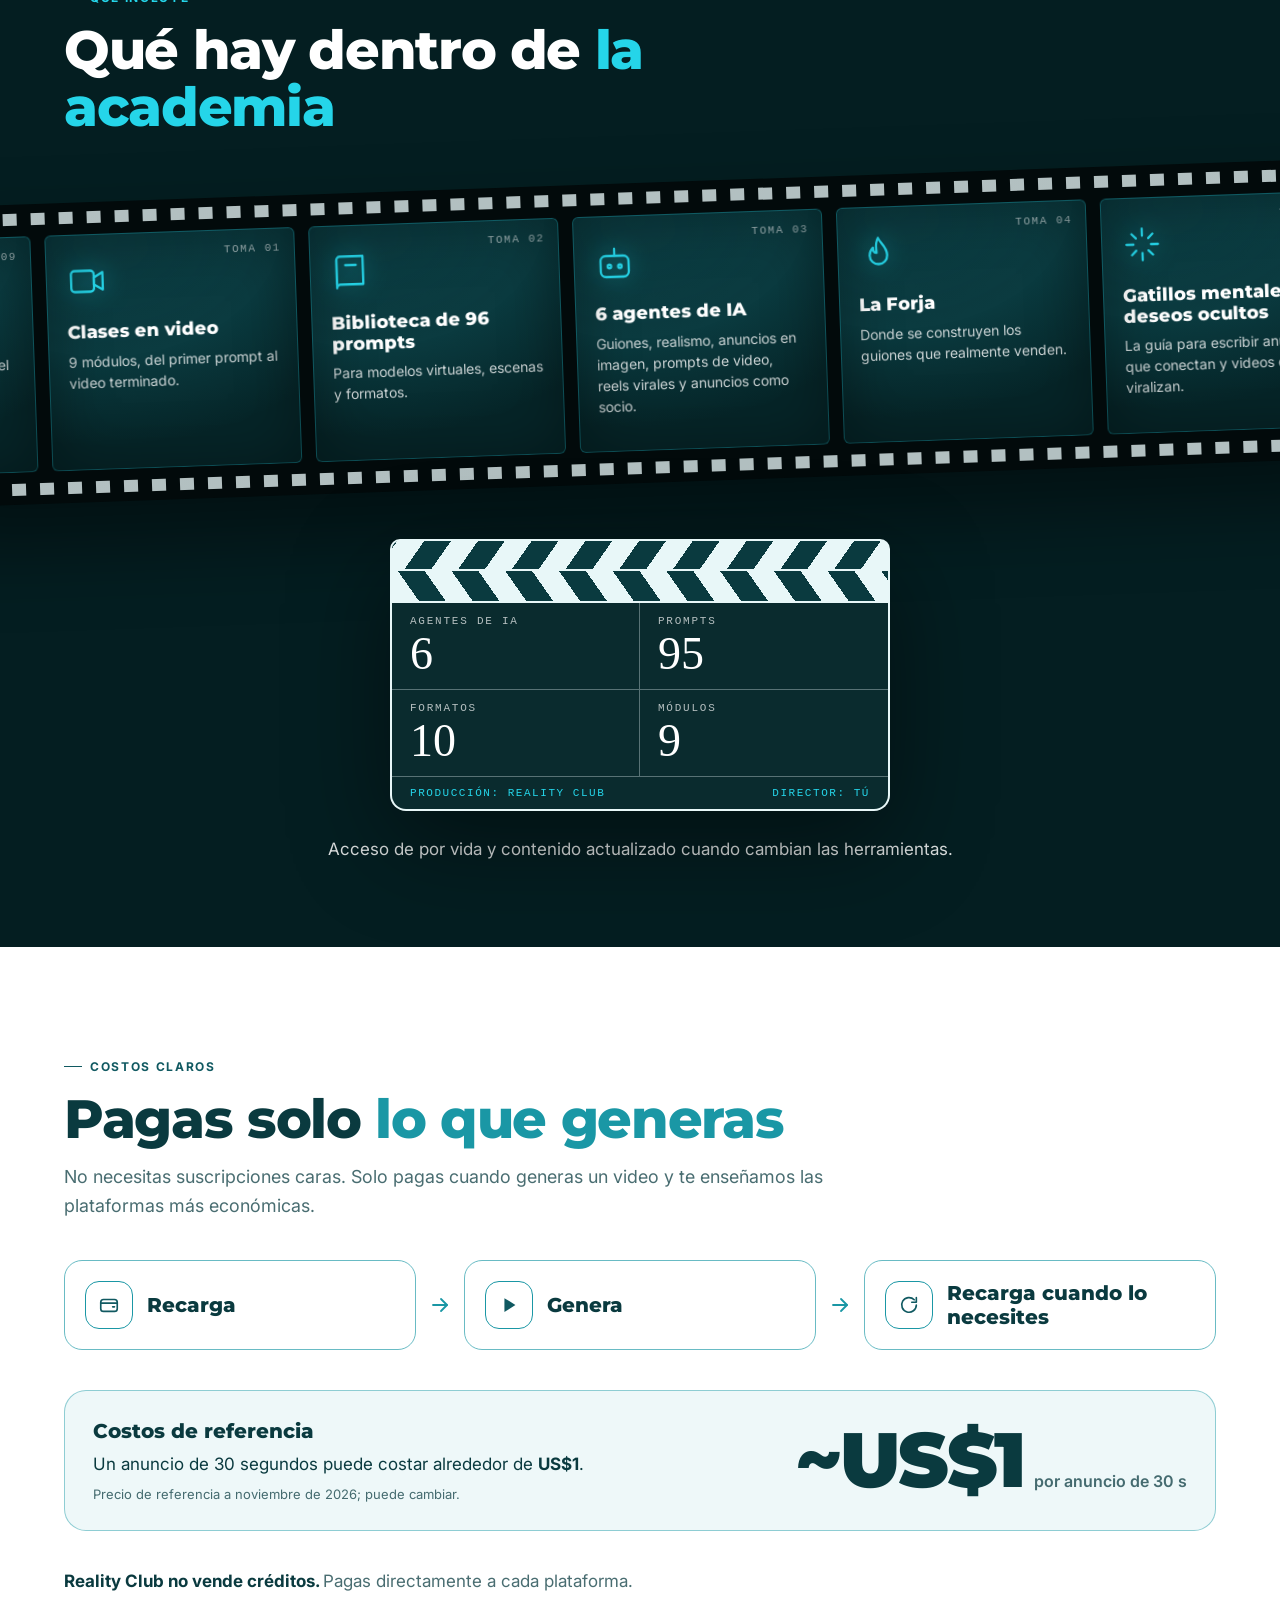
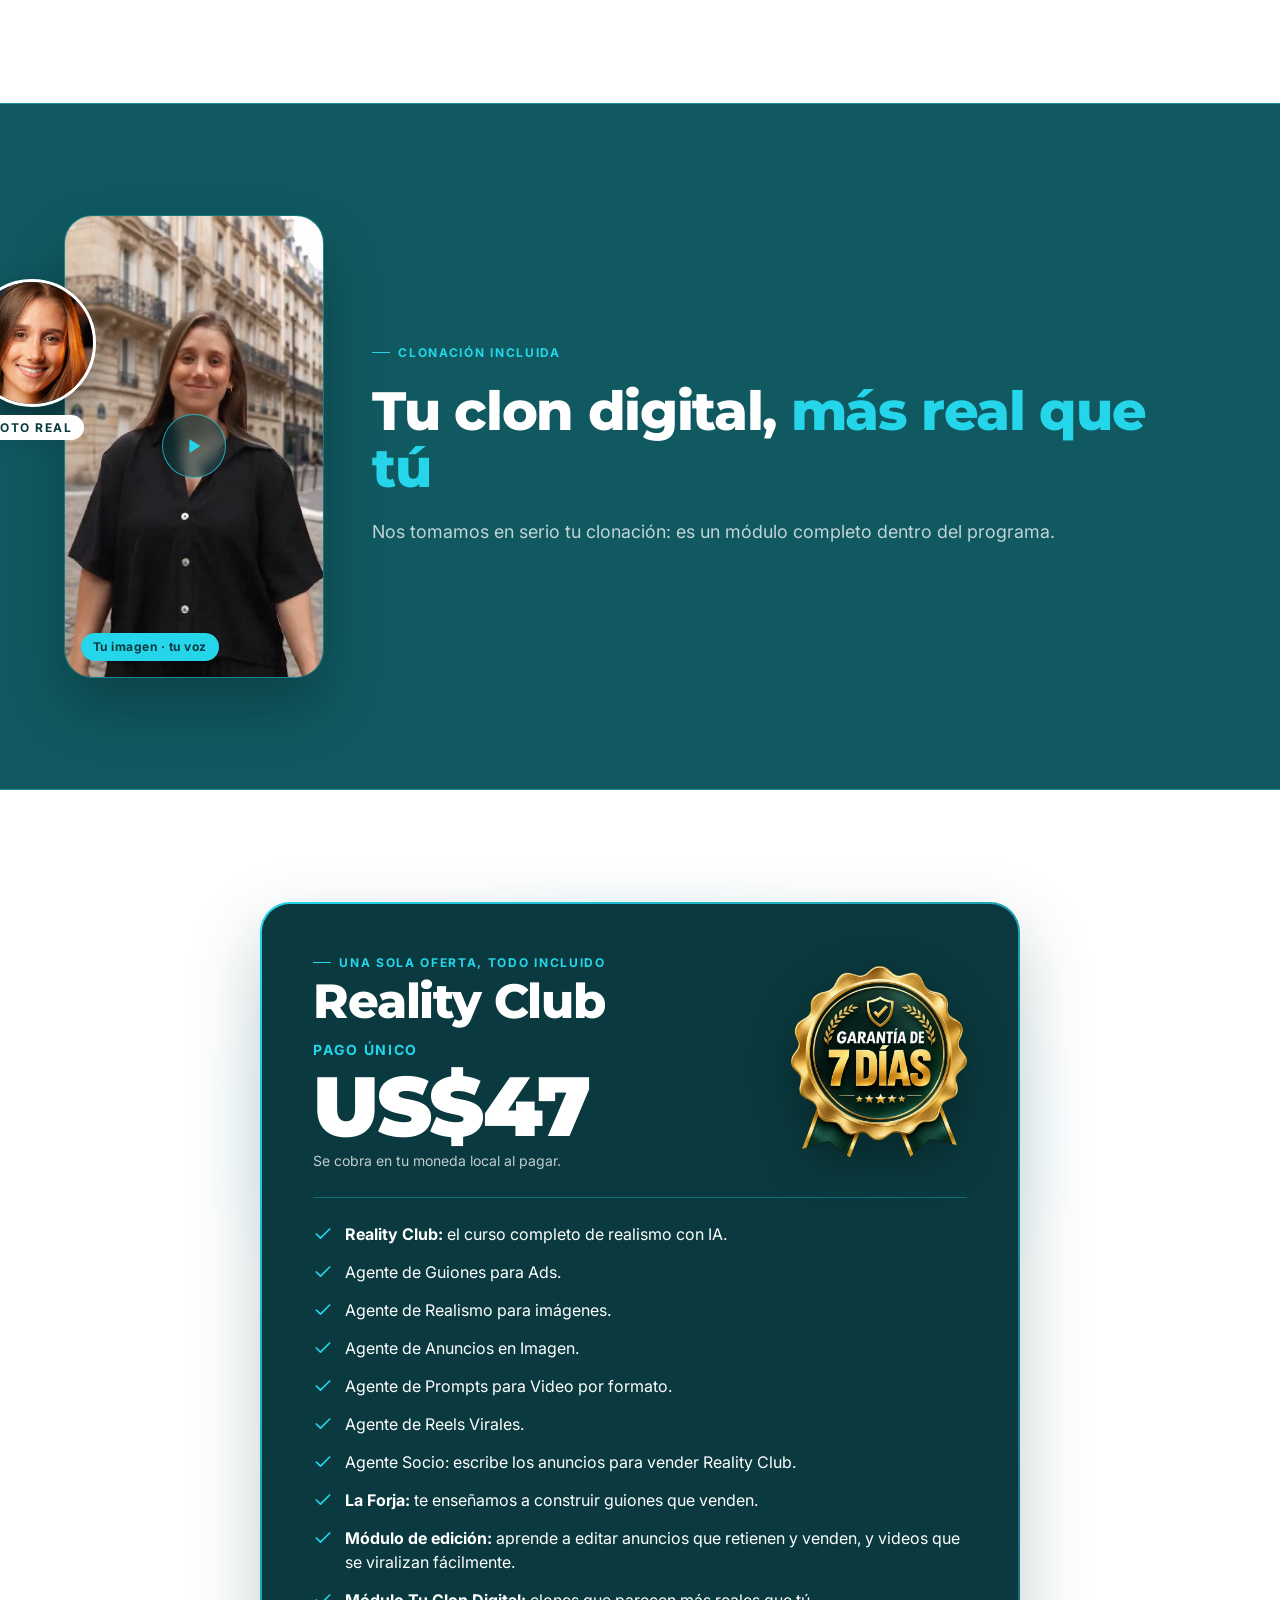
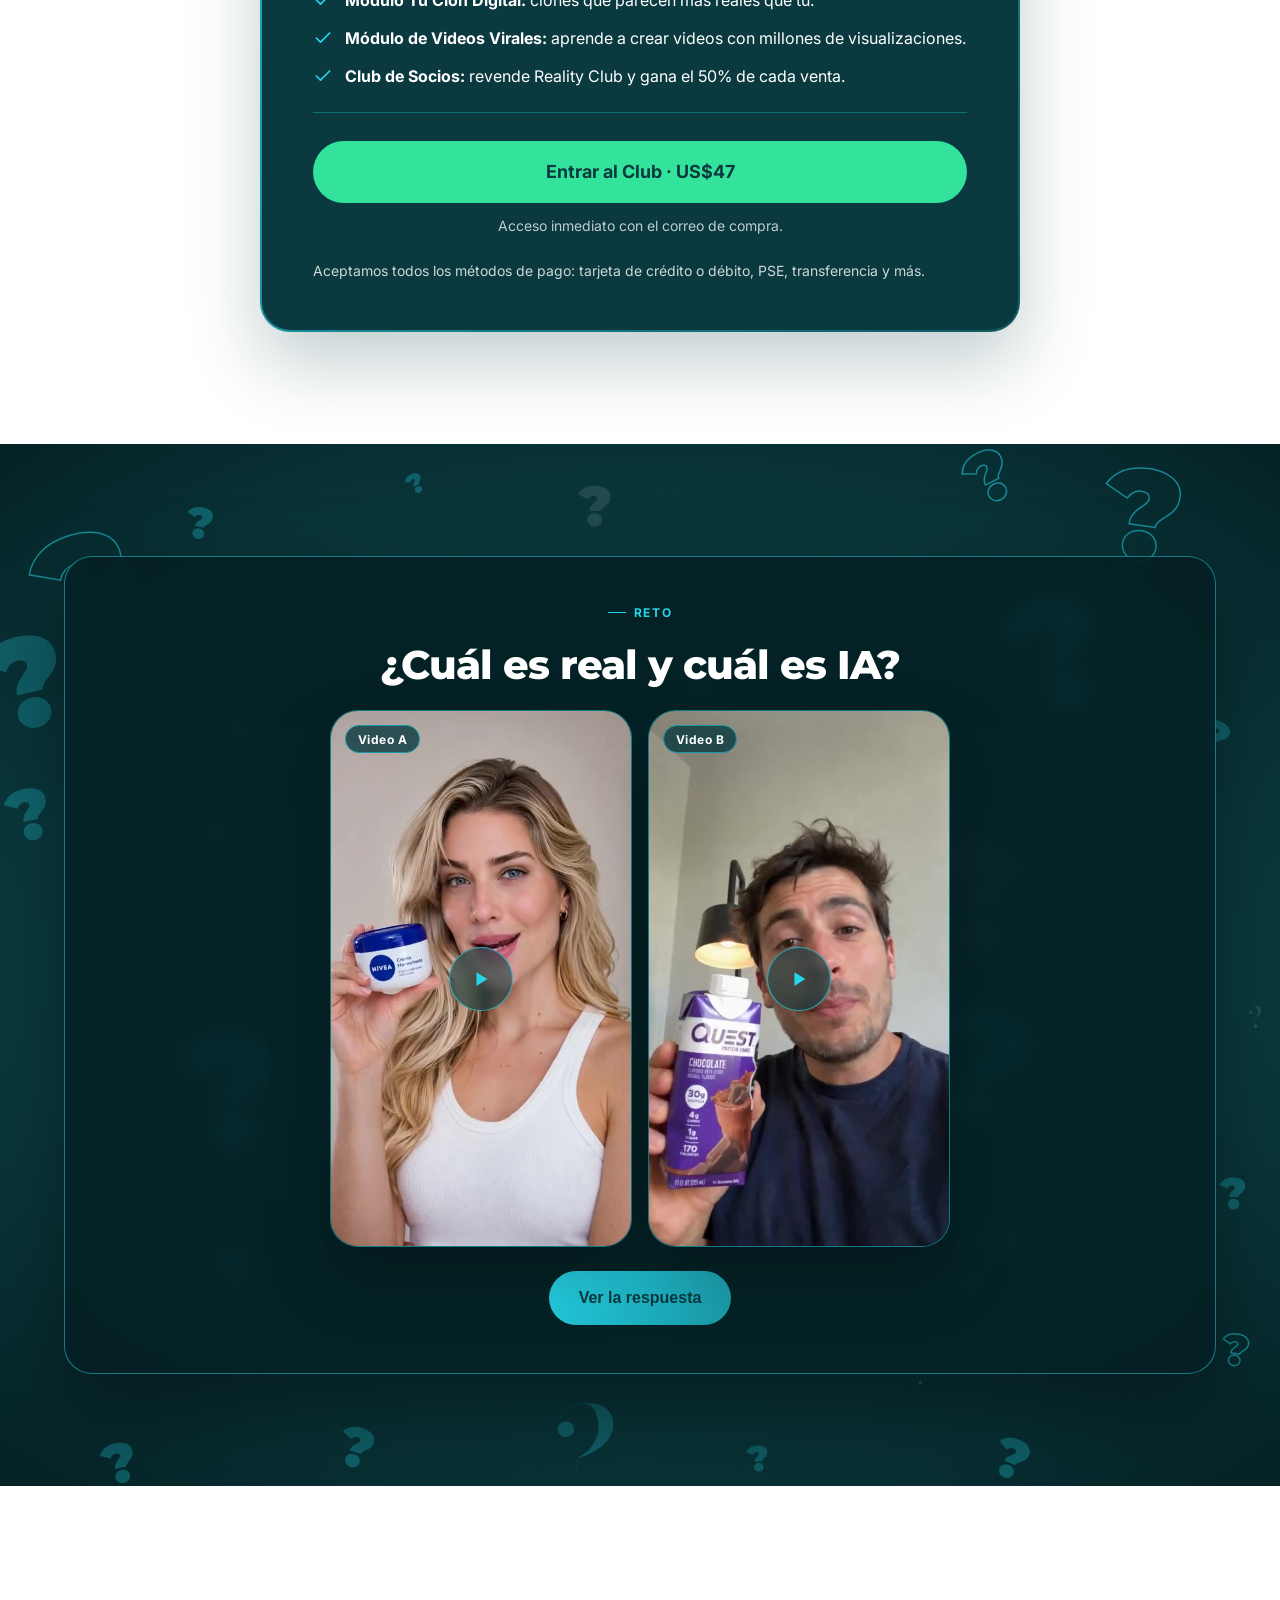
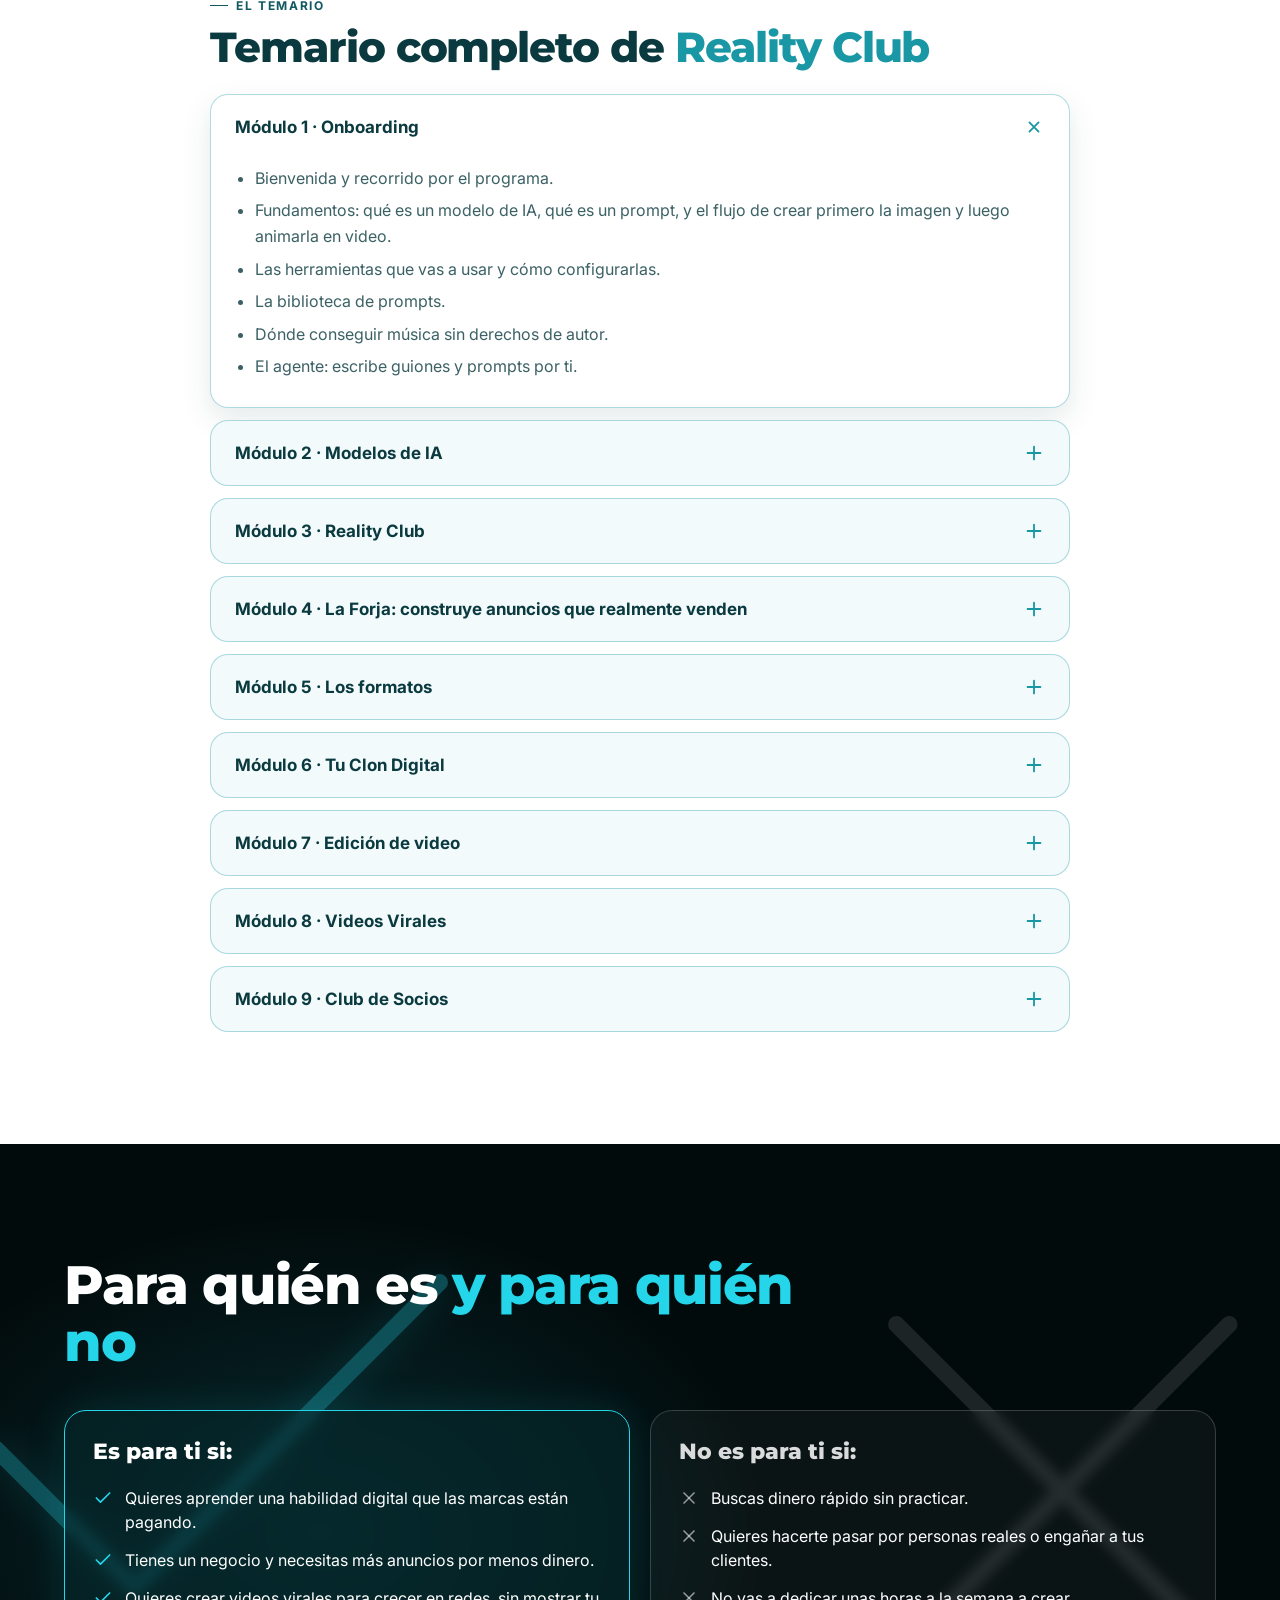
<file: public/pv-socio.html>
<!doctype html>
<html lang="es">
<head>
<meta charset="utf-8">
<meta name="viewport" content="width=device-width, initial-scale=1">
<title>Reality Club · Videos con IA que parecen reales</title>
<meta name="description" content="Aprende a crear anuncios y videos virales con IA que parecen grabados por personas reales. Sin cámara, sin actores y sin productora.">
<meta name="theme-color" content="#041E21">
<link rel="icon" type="image/png" sizes="32x32" href="assets/favicon-32.png">
<link rel="icon" type="image/png" sizes="512x512" href="assets/favicon-512.png">
<link rel="apple-touch-icon" href="assets/apple-touch-icon.png">
<link rel="preconnect" href="https://fonts.googleapis.com">
<link rel="preconnect" href="https://fonts.gstatic.com" crossorigin="anonymous">
<!-- Las fuentes cargan sin frenar la página (mientras llegan se ve la letra del sistema) -->
<link rel="preload" as="style" href="https://fonts.googleapis.com/css2?family=Bodoni+Moda:ital,wght@0,400;0,500;0,600;1,400;1,500&amp;family=Inter:wght@400;500;600;700&amp;family=Montserrat:wght@700;800;900&amp;family=Permanent+Marker&amp;display=swap">
<link rel="stylesheet" href="https://fonts.googleapis.com/css2?family=Bodoni+Moda:ital,wght@0,400;0,500;0,600;1,400;1,500&amp;family=Inter:wght@400;500;600;700&amp;family=Montserrat:wght@700;800;900&amp;family=Permanent+Marker&amp;display=swap" media="print" onload="this.media='all'">
<noscript><link rel="stylesheet" href="https://fonts.googleapis.com/css2?family=Bodoni+Moda:ital,wght@0,400;0,500;0,600;1,400;1,500&amp;family=Inter:wght@400;500;600;700&amp;family=Montserrat:wght@700;800;900&amp;family=Permanent+Marker&amp;display=swap"></noscript>
<link rel="stylesheet" href="css/styles.css">
<meta name="robots" content="noindex">
<script src="https://socios-realityclub.vercel.app/s.js" defer></script>
</head>
<body>
<div style="width: 100%; background: #041E21; color: #FFFFFF; font-family: -apple-system, 'SF Pro Text', Inter, sans-serif; overflow-x: clip">

<!-- 2 · HERO EDITORIAL -->
<header class="hero-box" aria-label="Portada" style="position: relative; height: clamp(720px, 64vw, 960px); overflow: hidden; background: #041E21">
  <picture>
    <source media="(max-width: 899px)" type="image/avif" srcset="assets/hero-m.avif">
    <source media="(max-width: 899px)" type="image/webp" srcset="assets/hero-m.webp">
    <source media="(max-width: 899px)" srcset="assets/7df9959986d89da0952d3efeab47b73c.jpg">
    <source type="image/avif" srcset="assets/hero-d.avif">
    <source type="image/webp" srcset="assets/hero-d.webp">
    <img fetchpriority="high" class="anim-settle hero-img" src="assets/e110eab4cba68945ea865051d76433cf.jpg" alt="Tres modelos virtuales creados con IA, con gafas de sol y abrigos, frente a arcos de concreto al atardecer" style="position: absolute; inset: 0; width: 100%; height: 100%; object-fit: cover">
  </picture>
  <div aria-hidden="true" style="position: absolute; inset: 0; background: linear-gradient(180deg, #0A3A3F 0%, #1A97A5 45%, #25D5E9 100%); mix-blend-mode: soft-light; opacity: 0.45"></div>
  <div aria-hidden="true" style="position: absolute; inset: 0; background: linear-gradient(180deg, rgba(10,58,63,0.7) 0%, rgba(10,58,63,0) 22%, rgba(10,58,63,0) 42%, rgba(10,58,63,0.62) 60%, rgba(4,30,33,0.94) 80%, #041E21 100%)"></div>

  <div style="position: absolute; top: 0; left: 0; right: 0; display: grid; grid-template-columns: 1fr auto 1fr; align-items: center; padding: 20px clamp(16px, 3vw, 40px); z-index: 3">
    <span style="justify-self: start; display: inline-flex; align-items: center; min-height: 44px; color: #FFFFFF">
      <img src="assets/logo-r.png" alt="" style="height: 40px; width: auto; display: block">
    </span>
    <p style="margin: 0; line-height: 0"><img src="assets/logo-reality-club.png" alt="Reality Club" style="height: clamp(16px, 2.1vw, 28px); width: auto; display: block"></p>
    <span aria-hidden="true"></span>
  </div>

  <div style="position: absolute; left: 0; right: 0; bottom: clamp(28px, 4vw, 56px); display: flex; flex-direction: column; align-items: center; text-align: center; padding: 0 20px; z-index: 2">
    <p class="anim-rise" style="margin: 0; font-family: 'Bodoni Moda', Georgia, serif; font-style: italic; font-size: clamp(20px, 2.3vw, 34px); color: #FFFFFF; font-weight: 400; text-shadow: 0 2px 18px rgba(4,30,33,0.85), 0 0 6px rgba(4,30,33,0.6)">Estos modelos no existen</p>
    <h1 class="anim-rise" style="margin: 0; font-family: 'Bodoni Moda', 'Playfair Display', Georgia, serif; font-weight: 500; letter-spacing: -0.02em; font-size: clamp(44px, 7.2vw, 110px); line-height: 0.86; color: #FFFFFF; max-width: 1200px; text-wrap: balance">Videos con IA que parecen reales</h1>
    <p class="anim-rise-2 hero-body" style="margin: 40px 0 0; max-width: 700px; font-size: 14px; line-height: 1.6; letter-spacing: 0.08em; text-transform: uppercase; color: rgba(255,255,255,0.86)">Aprende a escribir el guion, crear las escenas con IA y unirlas en un video viral para redes o un anuncio ganador para tu negocio o tus clientes.</p>
    <a class="btn anim-rise-2" href="#oferta" style="margin-top: 26px; background: #34E39B; color: #0A3A3F">Quiero entrar al club</a>
    <p class="anim-rise-2" style="margin: 14px 0 0; font-size: 13px; color: rgba(255,255,255,0.78)">Pago único · Acceso de por vida · Garantía de 7 días</p>
  </div>
</header>

<!-- RESTO DE LA PÁGINA (contiene el menú y la barra de precio fijos) -->
<div id="top-rest" style="position: relative">

<!-- 1 · NAVEGACIÓN (aparece al salir del hero) -->
<nav aria-label="Principal" style="position: sticky; top: 0; z-index: 50; background: rgba(4,30,33,0.92); backdrop-filter: blur(14px); -webkit-backdrop-filter: blur(14px); border-bottom: 1px solid rgba(26,151,165,0.45)">
  <div class="wrap nav-row" style="display: flex; align-items: center; justify-content: space-between; gap: 16px; min-height: 72px">
    <span class="nav-logo" style="display: inline-flex; align-items: center; gap: 10px; color: #FFFFFF; min-height: 44px">
      <img loading="lazy" src="assets/logo-r.png" alt="" style="height: 30px; width: auto; display: block">
      <img class="logo-word" src="assets/logo-reality-club.png" alt="Reality Club" style="height: 15px; width: auto; display: block">
    </span>
    <div class="navlinks" style="display: flex; gap: 28px; align-items: center">
      <a href="#formatos">Formatos</a>
      <a href="#metodo">Método R.E.A.L.</a>
      <a href="#incluye">Qué incluye</a>
      <a href="#oferta">Precio</a>
    </div>
    <div style="display: flex; align-items: center; gap: 10px">
    </div>
  </div>
</nav>

<!-- 3 · CARRUSEL DE VIDEOS DEL HERO -->
<section class="hero-vids" aria-label="Ejemplos en video" style="padding: 72px 0 88px">
  <div class="wrap">
    <div style="display: flex; justify-content: space-between; align-items: flex-end; gap: 16px; flex-wrap: wrap; margin-bottom: 28px">
      <div style="display: flex; flex-direction: column; gap: 12px">
        <span class="eyebrow">Dale play</span>
        <h2 class="h2" style="font-size: clamp(26px, 3vw, 38px)">Todo esto lo hizo la <span class="hl">IA</span>. Nadie se grabó.</h2>
      </div>
    </div>
    <div class="rail">
      <article style="display: flex; flex-direction: column; gap: 14px">
          <div class="phone">
            <video data-vid="h2" src="assets/5fec6890a79775f68cf2a9f6c7c5e880.mp4" data-poster="assets/cba5ac8265e34da2424d4dc18e4bd55e.jpg" playsInline="playsInline" preload="none" aria-label="Anuncio hecho con IA: un creador UGC con el producto" style="position: absolute; inset: 0; width: 100%; height: 100%; object-fit: cover"></video>
          <button type="button" class="reto-btn" data-vid-toggle="h2" aria-label="Reproducir video con sonido"><span class="dc-if" data-play-ind="h2"><span class="play" aria-hidden="true"><svg width="22" height="22" viewBox="0 0 24 24" fill="currentColor" aria-hidden="true"><path d="M7 4.5v15l12-7.5z"></path></svg></span></span></button>
            <span class="pill pill-a" style="position: absolute; left: 14px; bottom: 14px; background: rgba(10,58,63,0.8); color: #FFFFFF">0:25</span>
          </div>
          <div>
            <h3 class="h3" style="font-size: 18px">Un modelo virtual vendiendo tu producto</h3>
            <p class="muted" style="margin: 6px 0 0; font-size: 15px; line-height: 1.5">Un creador UGC con tu producto, que no existe pero parece real.</p>
          </div>
        </article>
      <article style="display: flex; flex-direction: column; gap: 14px">
          <div class="phone">
            <video data-vid="h1" src="assets/5e767563e6753cbeb59e767403b02d7f.mp4" data-poster="assets/0ff863a52c4bf808f2997f31a50fd972.jpg" playsInline="playsInline" preload="none" aria-label="Anuncio hecho con IA: un alter ego con imagen y voz clonadas" style="position: absolute; inset: 0; width: 100%; height: 100%; object-fit: cover"></video>
          <button type="button" class="reto-btn" data-vid-toggle="h1" aria-label="Reproducir video con sonido"><span class="dc-if" data-play-ind="h1"><span class="play" aria-hidden="true"><svg width="22" height="22" viewBox="0 0 24 24" fill="currentColor" aria-hidden="true"><path d="M7 4.5v15l12-7.5z"></path></svg></span></span></button>
            <span class="pill pill-a" style="position: absolute; left: 14px; bottom: 14px; background: rgba(10,58,63,0.8); color: #FFFFFF">0:25</span>
          </div>
          <div>
            <h3 class="h3" style="font-size: 18px">Tu alter ego, sin grabarte</h3>
            <p class="muted" style="margin: 6px 0 0; font-size: 15px; line-height: 1.5">Tu imagen y tu voz clonadas.</p>
          </div>
        </article>
      <article style="display: flex; flex-direction: column; gap: 14px">
          <div class="phone">
            <video data-vid="h3" src="assets/40437ec91e17f72b55b083f6c26d58e5.mp4" data-poster="assets/a57fedfc63e0fb89834632bd52b679a3.jpg" playsInline="playsInline" preload="none" aria-label="Anuncio hecho con IA: el mismo talento digital hablándole a otro mercado" style="position: absolute; inset: 0; width: 100%; height: 100%; object-fit: cover"></video>
          <button type="button" class="reto-btn" data-vid-toggle="h3" aria-label="Reproducir video con sonido"><span class="dc-if" data-play-ind="h3"><span class="play" aria-hidden="true"><svg width="22" height="22" viewBox="0 0 24 24" fill="currentColor" aria-hidden="true"><path d="M7 4.5v15l12-7.5z"></path></svg></span></span></button>
            <span class="pill pill-a" style="position: absolute; left: 14px; bottom: 14px; background: rgba(10,58,63,0.8); color: #FFFFFF">0:15</span>
          </div>
          <div>
            <h3 class="h3" style="font-size: 18px">Habla a otros mercados</h3>
            <p class="muted" style="margin: 6px 0 0; font-size: 15px; line-height: 1.5">El mismo actor, con diferentes acentos y otros idiomas, para que vendas donde quieras.</p>
          </div>
        </article>
    </div>
    <p class="show-m muted" style="margin: 14px 0 0; font-size: 13px; text-align: center">Desliza para ver más →</p>
  </div>
</section>

<!-- 20 · GARANTÍA -->
<section class="sec light gar-sec">
  <div class="wrap" style="display: flex; flex-wrap: wrap; gap: 48px; align-items: center; justify-content: center">
    <img loading="lazy" decoding="async" src="assets/16232da9c9de6f819c0187356140f6d2.webp" alt="Sello de garantía de 7 días" style="flex: none; width: 260px; height: auto; display: block; filter: drop-shadow(0 18px 30px rgba(10,58,63,0.25))">
    <div style="flex: 1 1 420px; max-width: 620px; display: flex; flex-direction: column; gap: 18px">
      <h2 class="h2" style="font-size: clamp(28px, 3.4vw, 44px)">Garantía de 7 días o <span class="hl">te devolvemos tu dinero</span></h2>
      <p class="lead">Entra, mira las clases, instala tus agentes y crea tu primer modelo virtual. Si en los primeros 7 días sientes que no es para ti, te devolvemos tu dinero. Sin preguntas.</p>
    </div>
  </div>
</section>

<!-- 4 · BARRA DE CONFIANZA -->
<section class="trust-sec light" aria-label="Lo que recibes" style="border-top: 1px solid rgba(10,58,63,0.1); border-bottom: 1px solid rgba(10,58,63,0.1)">
  <div class="wrap trust-wrap" style="padding-top: 22px; padding-bottom: 22px">
    <div class="trust-grid">
      <div class="trust-item">
        <div class="icon trust-icon"><svg width="22" height="22" viewBox="0 0 24 24" fill="none" stroke="currentColor" stroke-width="1.8" stroke-linecap="round" stroke-linejoin="round" aria-hidden="true"><path d="m12 3 9 5-9 5-9-5z"></path><path d="m3 13 9 5 9-5"></path></svg></div>
        <span class="trust-label">9 módulos</span>
      </div>
      <div class="trust-item">
        <div class="icon trust-icon"><svg width="22" height="22" viewBox="0 0 24 24" fill="none" stroke="currentColor" stroke-width="1.8" stroke-linecap="round" stroke-linejoin="round" aria-hidden="true"><rect x="4" y="8" width="16" height="12" rx="3"></rect><path d="M12 4v4"></path><circle cx="9" cy="14" r="1"></circle><circle cx="15" cy="14" r="1"></circle></svg></div>
        <span class="trust-label">6 agentes de IA</span>
      </div>
      <div class="trust-item">
        <div class="icon trust-icon"><svg width="22" height="22" viewBox="0 0 24 24" fill="none" stroke="currentColor" stroke-width="1.8" stroke-linecap="round" stroke-linejoin="round" aria-hidden="true"><path d="M12 3 4 6v6c0 5 3.5 8 8 9 4.5-1 8-4 8-9V6z"></path><path d="m9 12 2 2 4-4"></path></svg></div>
        <span class="trust-label">Garantía de 7 días</span>
      </div>
      <div class="trust-item">
        <div class="icon trust-icon"><svg width="22" height="22" viewBox="0 0 24 24" fill="none" stroke="currentColor" stroke-width="1.8" stroke-linecap="round" stroke-linejoin="round" aria-hidden="true"><path d="M6.5 9a3 3 0 1 0 0 6c2.5 0 3.5-2 5.5-3s3-3 5.5-3a3 3 0 1 1 0 6c-2.5 0-3.5-2-5.5-3S9 9 6.5 9z"></path></svg></div>
        <span class="trust-label">Acceso de por vida</span>
      </div>
    </div>
  </div>
</section>

<!-- 6 · LOS FORMATOS -->
<section id="formatos" class="sec light fmt">
  <div class="wrap" style="display: flex; flex-direction: column; gap: 40px">
    <div style="display: flex; flex-direction: column; gap: 16px; max-width: 760px">
      <span class="eyebrow">Formatos</span>
      <h2 class="h2">Algunos de los formatos que vas a <span class="hl">dominar</span></h2>
    </div>
    <div class="rail">
      <article class="card" style="padding: 16px; display: flex; flex-direction: column; gap: 14px">
          <div class="thumb" style="aspect-ratio: 9 / 16">
            <video data-vid="f1" src="assets/812ed8e0771f9f4a4754814ff5ffa551.mp4" data-poster="assets/c8d4dd685e2762d8f0098faca8b50151.jpg" playsInline="playsInline" preload="none" aria-label="Ejemplo de formato UGC con producto" style="position: absolute; inset: 0; width: 100%; height: 100%; object-fit: cover"></video>
            <button type="button" class="reto-btn" data-vid-toggle="f1" aria-label="Reproducir video con sonido"><span class="dc-if" data-play-ind="f1"><span class="play" aria-hidden="true" style="width: 56px; height: 56px"><svg width="20" height="20" viewBox="0 0 24 24" fill="currentColor" aria-hidden="true"><path d="M7 4.5v15l12-7.5z"></path></svg></span></span></button>
            <span class="pill pill-a" style="position: absolute; left: 12px; bottom: 12px; background: rgba(10,58,63,0.8); color: #FFFFFF">0:28</span>
          </div>
          <div style="display: flex; flex-direction: column; gap: 10px; padding: 0 6px 6px">
            <h3 class="h3" style="font-size: 19px">UGC con producto</h3>
            <p style="margin: 0; line-height: 1.55; font-size: 15px">Tu modelo virtual mostrando, usando y recomendando lo que vendes.</p>
          </div>
        </article>
      <article class="card" style="padding: 16px; display: flex; flex-direction: column; gap: 14px">
          <div class="thumb" style="aspect-ratio: 9 / 16">
            <video data-vid="f2" src="assets/8a1183ce848cc37db87fdb8799bcfa5c.mp4" data-poster="assets/e21aa1dc31e156e1abc509890ed4a102.jpg" playsInline="playsInline" preload="none" aria-label="Ejemplo de formato moda" style="position: absolute; inset: 0; width: 100%; height: 100%; object-fit: cover"></video>
            <button type="button" class="reto-btn" data-vid-toggle="f2" aria-label="Reproducir video con sonido"><span class="dc-if" data-play-ind="f2"><span class="play" aria-hidden="true" style="width: 56px; height: 56px"><svg width="20" height="20" viewBox="0 0 24 24" fill="currentColor" aria-hidden="true"><path d="M7 4.5v15l12-7.5z"></path></svg></span></span></button>
            <span class="pill pill-a" style="position: absolute; left: 12px; bottom: 12px; background: rgba(10,58,63,0.8); color: #FFFFFF">0:17</span>
          </div>
          <div style="display: flex; flex-direction: column; gap: 10px; padding: 0 6px 6px">
            <h3 class="h3" style="font-size: 19px">Moda</h3>
            <p style="margin: 0; line-height: 1.55; font-size: 15px">Talentos digitales posando o moviéndose, con el mismo rostro gracias al character sheet.</p>
          </div>
        </article>
      <article class="card" style="padding: 16px; display: flex; flex-direction: column; gap: 14px">
          <div class="thumb" style="aspect-ratio: 9 / 16">
            <video data-vid="f3" src="assets/ea263e0108a06b121211493e376cc72f.mp4" data-poster="assets/0210d56f320feb1aec60d09937c583a2.jpg" playsInline="playsInline" preload="none" aria-label="Ejemplo de formato podcast" style="position: absolute; inset: 0; width: 100%; height: 100%; object-fit: cover"></video>
            <button type="button" class="reto-btn" data-vid-toggle="f3" aria-label="Reproducir video con sonido"><span class="dc-if" data-play-ind="f3"><span class="play" aria-hidden="true" style="width: 56px; height: 56px"><svg width="20" height="20" viewBox="0 0 24 24" fill="currentColor" aria-hidden="true"><path d="M7 4.5v15l12-7.5z"></path></svg></span></span></button>
            <span class="pill pill-a" style="position: absolute; left: 12px; bottom: 12px; background: rgba(10,58,63,0.8); color: #FFFFFF">0:26</span>
          </div>
          <div style="display: flex; flex-direction: column; gap: 10px; padding: 0 6px 6px">
            <h3 class="h3" style="font-size: 19px">Podcast</h3>
            <p style="margin: 0; line-height: 1.55; font-size: 15px">Conversaciones tipo entrevista que se sienten auténticas.</p>
          </div>
        </article>
      <article class="card" style="padding: 16px; display: flex; flex-direction: column; gap: 14px">
          <div class="thumb" style="aspect-ratio: 9 / 16">
            <video data-vid="f4" src="assets/7102d1e1e58a7e35f28d25bd8923f183.mp4" data-poster="assets/2e68cb662f0a127cc84e605c49aebdae.jpg" playsInline="playsInline" preload="none" aria-label="Ejemplo de formato DualCast" style="position: absolute; inset: 0; width: 100%; height: 100%; object-fit: cover"></video>
            <button type="button" class="reto-btn" data-vid-toggle="f4" aria-label="Reproducir video con sonido"><span class="dc-if" data-play-ind="f4"><span class="play" aria-hidden="true" style="width: 56px; height: 56px"><svg width="20" height="20" viewBox="0 0 24 24" fill="currentColor" aria-hidden="true"><path d="M7 4.5v15l12-7.5z"></path></svg></span></span></button>
            <span class="pill pill-a" style="position: absolute; left: 12px; bottom: 12px; background: rgba(10,58,63,0.8); color: #FFFFFF">0:31</span>
          </div>
          <div style="display: flex; flex-direction: column; gap: 10px; padding: 0 6px 6px">
            <h3 class="h3" style="font-size: 19px">DualCast</h3>
            <p style="margin: 0; line-height: 1.55; font-size: 15px">Dos personas hablando en el mismo video.</p>
          </div>
        </article>
      <article class="card" style="padding: 16px; display: flex; flex-direction: column; gap: 14px">
          <div class="thumb" style="aspect-ratio: 9 / 16">
            <video data-vid="f5" src="assets/4971ffaab2099a938e5fcbf15cd0ec5a.mp4" data-poster="assets/b79c0585fdf5af4cfa35af3b04d89ba6.jpg" playsInline="playsInline" preload="none" aria-label="Ejemplo de formato animación" style="position: absolute; inset: 0; width: 100%; height: 100%; object-fit: cover"></video>
            <button type="button" class="reto-btn" data-vid-toggle="f5" aria-label="Reproducir video con sonido"><span class="dc-if" data-play-ind="f5"><span class="play" aria-hidden="true" style="width: 56px; height: 56px"><svg width="20" height="20" viewBox="0 0 24 24" fill="currentColor" aria-hidden="true"><path d="M7 4.5v15l12-7.5z"></path></svg></span></span></button>
            <span class="pill pill-a" style="position: absolute; left: 12px; bottom: 12px; background: rgba(10,58,63,0.8); color: #FFFFFF">0:24</span>
          </div>
          <div style="display: flex; flex-direction: column; gap: 10px; padding: 0 6px 6px">
            <h3 class="h3" style="font-size: 19px">Animación</h3>
            <p style="margin: 0; line-height: 1.55; font-size: 15px">Historias animadas en distintos estilos, con voz en off.</p>
          </div>
        </article>
      <article class="card" style="padding: 16px; display: flex; flex-direction: column; gap: 14px">
          <div class="thumb" style="aspect-ratio: 9 / 16">
            <video data-vid="f6" src="assets/moda-editorial.mp4" data-poster="assets/moda-editorial.jpg" playsInline="playsInline" preload="none" aria-label="Ejemplo de formato moda editorial" style="position: absolute; inset: 0; width: 100%; height: 100%; object-fit: cover"></video>
            <button type="button" class="reto-btn" data-vid-toggle="f6" aria-label="Reproducir video con sonido"><span class="dc-if" data-play-ind="f6"><span class="play" aria-hidden="true" style="width: 56px; height: 56px"><svg width="20" height="20" viewBox="0 0 24 24" fill="currentColor" aria-hidden="true"><path d="M7 4.5v15l12-7.5z"></path></svg></span></span></button>
            <span class="pill pill-a" style="position: absolute; left: 12px; bottom: 12px; background: rgba(10,58,63,0.8); color: #FFFFFF">0:17</span>
          </div>
          <div style="display: flex; flex-direction: column; gap: 10px; padding: 0 6px 6px">
            <h3 class="h3" style="font-size: 19px">Moda Editorial</h3>
            <p style="margin: 0; line-height: 1.55; font-size: 15px">Tomas de revista con modelos virtuales, en locaciones y con luz de sesión profesional.</p>
          </div>
        </article>
    </div>
  </div>
</section>

<!-- 7 · RESULTADOS EN CAMPAÑAS REALES -->
<section class="sec ads-sec">
  <div class="ads-bg" aria-hidden="true">
    <div class="ads-board">
      <div class="ads-top"><span class="ads-tab on">Campañas</span><span class="ads-tab">Conjuntos de anuncios</span><span class="ads-tab">Anuncios</span><span class="ads-btn">+ Crear</span></div>
      <div class="ads-chart"><svg viewBox="0 0 600 180" preserveAspectRatio="none"><polygon points="0,150 40,148 80,134 120,125 160,134 200,121 240,105 280,105 320,106 360,100 400,106 440,95 480,86 520,58 560,31 600,41 600,180 0,180" fill="rgba(37,213,233,0.12)"></polygon><polyline points="0,150 40,148 80,134 120,125 160,134 200,121 240,105 280,105 320,106 360,100 400,106 440,95 480,86 520,58 560,31 600,41" fill="none" stroke="#25D5E9" stroke-width="2.5"></polyline></svg></div>
      <div class="ads-row ads-head"><span></span><span>Campaña</span><span>Entrega</span><span>Resultados</span><span>Alcance</span><span>Costo por resultado</span><span>Importe gastado</span><span>ROAS</span></div>
      <div class="ads-row"><span class="ads-tog on"></span><span class="ads-name">UGC novela · Prueba A</span><span class="ads-status">● Activa</span><span class="ads-val">125 compras</span><span class="ads-val">34.236</span><span class="ads-val">$6,07</span><span class="ads-val">$758,38</span><span class="ads-val">6,7</span></div><div class="ads-row"><span class="ads-tog on"></span><span class="ads-name">Clon digital · Gancho 2</span><span class="ads-status">● Activa</span><span class="ads-val">139 compras</span><span class="ads-val">45.366</span><span class="ads-val">$6,55</span><span class="ads-val">$910,75</span><span class="ads-val">6,4</span></div><div class="ads-row"><span class="ads-tog on"></span><span class="ads-name">Podcast · Variación 3</span><span class="ads-status">● Activa</span><span class="ads-val">78 compras</span><span class="ads-val">35.746</span><span class="ads-val">$9,30</span><span class="ads-val">$725,27</span><span class="ads-val">3,1</span></div><div class="ads-row"><span class="ads-tog"></span><span class="ads-name">DualCast · Mercado MX</span><span class="ads-status">○ En pausa</span><span class="ads-val">17 compras</span><span class="ads-val">12.724</span><span class="ads-val">$25,06</span><span class="ads-val">$426,00</span><span class="ads-val">2,0</span></div><div class="ads-row"><span class="ads-tog"></span><span class="ads-name">UGC producto · Gancho 1</span><span class="ads-status">○ En pausa</span><span class="ads-val">11 compras</span><span class="ads-val">7.840</span><span class="ads-val">$15,25</span><span class="ads-val">$167,77</span><span class="ads-val">2,6</span></div><div class="ads-row"><span class="ads-tog"></span><span class="ads-name">Moda · Retargeting</span><span class="ads-status">○ En pausa</span><span class="ads-val">28 compras</span><span class="ads-val">37.490</span><span class="ads-val">$25,94</span><span class="ads-val">$726,19</span><span class="ads-val">1,7</span></div><div class="ads-row"><span class="ads-tog on"></span><span class="ads-name">Animación · Frío</span><span class="ads-status">● Activa</span><span class="ads-val">102 compras</span><span class="ads-val">20.951</span><span class="ads-val">$4,82</span><span class="ads-val">$492,01</span><span class="ads-val">9,7</span></div><div class="ads-row"><span class="ads-tog on"></span><span class="ads-name">Imagen · Carrusel</span><span class="ads-status">● Activa</span><span class="ads-val">112 compras</span><span class="ads-val">34.190</span><span class="ads-val">$10,66</span><span class="ads-val">$1.194,34</span><span class="ads-val">4,5</span></div><div class="ads-row"><span class="ads-tog on"></span><span class="ads-name">UGC novela · Prueba B</span><span class="ads-status">● Activa</span><span class="ads-val">23 compras</span><span class="ads-val">4.941</span><span class="ads-val">$5,34</span><span class="ads-val">$122,83</span><span class="ads-val">8,0</span></div><div class="ads-row"><span class="ads-tog on"></span><span class="ads-name">Voz en off · ES</span><span class="ads-status">● Activa</span><span class="ads-val">142 compras</span><span class="ads-val">35.338</span><span class="ads-val">$7,76</span><span class="ads-val">$1.101,60</span><span class="ads-val">5,9</span></div><div class="ads-row"><span class="ads-tog"></span><span class="ads-name">Clon digital · Mercado CO</span><span class="ads-status">○ En pausa</span><span class="ads-val">30 compras</span><span class="ads-val">19.141</span><span class="ads-val">$18,58</span><span class="ads-val">$557,38</span><span class="ads-val">2,6</span></div><div class="ads-row"><span class="ads-tog"></span><span class="ads-name">Podcast · Gancho 4</span><span class="ads-status">○ En pausa</span><span class="ads-val">29 compras</span><span class="ads-val">22.558</span><span class="ads-val">$14,92</span><span class="ads-val">$432,68</span><span class="ads-val">3,2</span></div><div class="ads-row"><span class="ads-tog on"></span><span class="ads-name">UGC producto · Oferta</span><span class="ads-status">● Activa</span><span class="ads-val">166 compras</span><span class="ads-val">106.657</span><span class="ads-val">$11,75</span><span class="ads-val">$1.949,92</span><span class="ads-val">2,5</span></div><div class="ads-row"><span class="ads-tog"></span><span class="ads-name">DualCast · Variación 2</span><span class="ads-status">○ En pausa</span><span class="ads-val">21 compras</span><span class="ads-val">20.971</span><span class="ads-val">$19,84</span><span class="ads-val">$416,68</span><span class="ads-val">1,7</span></div><div class="ads-row"><span class="ads-tog on"></span><span class="ads-name">Moda · Público similar</span><span class="ads-status">● Activa</span><span class="ads-val">155 compras</span><span class="ads-val">80.339</span><span class="ads-val">$13,27</span><span class="ads-val">$2.056,86</span><span class="ads-val">2,9</span></div><div class="ads-row"><span class="ads-tog"></span><span class="ads-name">Imagen · Retargeting</span><span class="ads-status">○ En pausa</span><span class="ads-val">16 compras</span><span class="ads-val">10.722</span><span class="ads-val">$18,32</span><span class="ads-val">$293,10</span><span class="ads-val">2,2</span></div><div class="ads-row"><span class="ads-tog on"></span><span class="ads-name">Animación · Gancho 3</span><span class="ads-status">● Activa</span><span class="ads-val">41 compras</span><span class="ads-val">9.299</span><span class="ads-val">$7,02</span><span class="ads-val">$287,99</span><span class="ads-val">6,7</span></div><div class="ads-row"><span class="ads-tog on"></span><span class="ads-name">UGC novela · Mercado AR</span><span class="ads-status">● Activa</span><span class="ads-val">18 compras</span><span class="ads-val">10.276</span><span class="ads-val">$13,83</span><span class="ads-val">$248,99</span><span class="ads-val">3,1</span></div><div class="ads-row"><span class="ads-tog on"></span><span class="ads-name">Clon digital · Variación 5</span><span class="ads-status">● Activa</span><span class="ads-val">74 compras</span><span class="ads-val">37.305</span><span class="ads-val">$11,61</span><span class="ads-val">$858,97</span><span class="ads-val">3,2</span></div><div class="ads-row"><span class="ads-tog on"></span><span class="ads-name">Voz en off · MX</span><span class="ads-status">● Activa</span><span class="ads-val">46 compras</span><span class="ads-val">20.886</span><span class="ads-val">$13,81</span><span class="ads-val">$635,26</span><span class="ads-val">2,4</span></div><div class="ads-row"><span class="ads-tog on"></span><span class="ads-name">Podcast · Frío</span><span class="ads-status">● Activa</span><span class="ads-val">103 compras</span><span class="ads-val">30.044</span><span class="ads-val">$7,81</span><span class="ads-val">$804,22</span><span class="ads-val">5,7</span></div><div class="ads-row"><span class="ads-tog on"></span><span class="ads-name">UGC producto · Prueba C</span><span class="ads-status">● Activa</span><span class="ads-val">44 compras</span><span class="ads-val">10.618</span><span class="ads-val">$7,41</span><span class="ads-val">$326,16</span><span class="ads-val">7,1</span></div><div class="ads-row"><span class="ads-tog on"></span><span class="ads-name">DualCast · Oferta</span><span class="ads-status">● Activa</span><span class="ads-val">127 compras</span><span class="ads-val">29.790</span><span class="ads-val">$6,15</span><span class="ads-val">$781,45</span><span class="ads-val">7,5</span></div><div class="ads-row"><span class="ads-tog on"></span><span class="ads-name">Moda · Gancho 2</span><span class="ads-status">● Activa</span><span class="ads-val">186 compras</span><span class="ads-val">109.434</span><span class="ads-val">$10,92</span><span class="ads-val">$2.031,32</span><span class="ads-val">3,6</span></div><div class="ads-row"><span class="ads-tog on"></span><span class="ads-name">Imagen · Frío</span><span class="ads-status">● Activa</span><span class="ads-val">169 compras</span><span class="ads-val">66.662</span><span class="ads-val">$13,90</span><span class="ads-val">$2.348,52</span><span class="ads-val">2,7</span></div><div class="ads-row"><span class="ads-tog on"></span><span class="ads-name">UGC novela · Variación 6</span><span class="ads-status">● Activa</span><span class="ads-val">188 compras</span><span class="ads-val">60.679</span><span class="ads-val">$9,31</span><span class="ads-val">$1.749,96</span><span class="ads-val">5,5</span></div><div class="ads-row"><span class="ads-tog on"></span><span class="ads-name">Clon digital · Retargeting</span><span class="ads-status">● Activa</span><span class="ads-val">35 compras</span><span class="ads-val">8.428</span><span class="ads-val">$6,04</span><span class="ads-val">$211,46</span><span class="ads-val">6,5</span></div><div class="ads-row"><span class="ads-tog on"></span><span class="ads-name">Animación · Mercado CL</span><span class="ads-status">● Activa</span><span class="ads-val">32 compras</span><span class="ads-val">18.690</span><span class="ads-val">$11,54</span><span class="ads-val">$369,39</span><span class="ads-val">2,5</span></div>
    </div>
  </div>
  <div class="wrap" style="position: relative; z-index: 1; display: flex; flex-direction: column; gap: 44px">
    <div style="display: flex; flex-direction: column; gap: 16px; max-width: 820px">
      <span class="eyebrow">En campaña</span>
      <h2 class="h2">Anuncios hechos con IA, corriendo en <span class="hl">campañas reales</span></h2>
    </div>
    <div class="rail">
      <div style="display: flex; flex-direction: column; gap: 16px">
        <div class="phone">
          <video data-vid="a1" src="assets/876841fdac7b00076fdf7b1c51a35c03.mp4" data-poster="assets/f7ffeb4fcae35f879ac5ed387329ae1c.jpg" playsInline="playsInline" preload="none" aria-label="Anuncio hecho con IA corriendo en campaña" style="position: absolute; inset: 0; width: 100%; height: 100%; object-fit: cover"></video>
          <button type="button" class="reto-btn" data-vid-toggle="a1" aria-label="Reproducir video con sonido"><span class="dc-if" data-play-ind="a1"><span class="play" aria-hidden="true"><svg width="22" height="22" viewBox="0 0 24 24" fill="currentColor" aria-hidden="true"><path d="M7 4.5v15l12-7.5z"></path></svg></span></span></button>
          <span class="pill pill-a" style="position: absolute; left: 14px; bottom: 14px; background: rgba(10,58,63,0.8); color: #FFFFFF">0:30</span>
        </div>
        <p style="margin: 0; display: flex; flex-direction: column; gap: 4px"><span class="muted" style="font-size: 12px; font-weight: 700; letter-spacing: 0.14em; text-transform: uppercase">Ventas</span><span style="font-family: Montserrat, sans-serif; font-weight: 900; font-size: clamp(30px, 3vw, 40px); line-height: 1; letter-spacing: -0.02em; color: #25D5E9">13.748 USD</span></p>
      </div>
      <div style="display: flex; flex-direction: column; gap: 16px">
        <div class="phone">
          <video data-vid="a2" src="assets/db0d00b38f399cddf6b6bac7e04917dd.mp4" data-poster="assets/385d4913813a24e42a1ef648c2974d26.jpg" playsInline="playsInline" preload="none" aria-label="Segundo anuncio hecho con IA corriendo en campaña" style="position: absolute; inset: 0; width: 100%; height: 100%; object-fit: cover"></video>
          <button type="button" class="reto-btn" data-vid-toggle="a2" aria-label="Reproducir video con sonido"><span class="dc-if" data-play-ind="a2"><span class="play" aria-hidden="true"><svg width="22" height="22" viewBox="0 0 24 24" fill="currentColor" aria-hidden="true"><path d="M7 4.5v15l12-7.5z"></path></svg></span></span></button>
          <span class="pill pill-a" style="position: absolute; left: 14px; bottom: 14px; background: rgba(10,58,63,0.8); color: #FFFFFF">0:20</span>
        </div>
        <p style="margin: 0; display: flex; flex-direction: column; gap: 4px"><span class="muted" style="font-size: 12px; font-weight: 700; letter-spacing: 0.14em; text-transform: uppercase">Ventas</span><span style="font-family: Montserrat, sans-serif; font-weight: 900; font-size: clamp(30px, 3vw, 40px); line-height: 1; letter-spacing: -0.02em; color: #25D5E9">1.365 USD</span></p>
      </div>
      <div style="display: flex; flex-direction: column; gap: 16px">
        <div class="phone">
          <video data-vid="a3" src="assets/anuncio-3.mp4" data-poster="assets/anuncio-3.jpg" playsInline="playsInline" preload="none" aria-label="Tercer anuncio hecho con IA corriendo en campaña" style="position: absolute; inset: 0; width: 100%; height: 100%; object-fit: cover"></video>
          <button type="button" class="reto-btn" data-vid-toggle="a3" aria-label="Reproducir video con sonido"><span class="dc-if" data-play-ind="a3"><span class="play" aria-hidden="true"><svg width="22" height="22" viewBox="0 0 24 24" fill="currentColor" aria-hidden="true"><path d="M7 4.5v15l12-7.5z"></path></svg></span></span></button>
          <span class="pill pill-a" style="position: absolute; left: 14px; bottom: 14px; background: rgba(10,58,63,0.8); color: #FFFFFF">0:13</span>
        </div>
        <p style="margin: 0; display: flex; flex-direction: column; gap: 4px"><span class="muted" style="font-size: 12px; font-weight: 700; letter-spacing: 0.14em; text-transform: uppercase">Ventas</span><span style="font-family: Montserrat, sans-serif; font-weight: 900; font-size: clamp(30px, 3vw, 40px); line-height: 1; letter-spacing: -0.02em; color: #25D5E9">7.528 USD</span></p>
      </div>
    </div>

  </div>
</section>

<!-- 7C · CLUB DE SOCIOS -->
<section id="socios" class="sec socios-video">
  <div class="sv-bg" aria-hidden="true">
    <video class="sv-video" src="assets/socios-fondo.mp4" data-poster="assets/socios-fondo.jpg" muted loop playsinline preload="none"></video>
    <div class="sv-shade"></div>
  </div>
  <div class="wrap" style="display: flex; flex-direction: column; gap: 40px">
    <div style="display: flex; flex-wrap: wrap; gap: 24px 48px; align-items: flex-end; justify-content: space-between">
      <div style="display: flex; flex-direction: column; gap: 16px; max-width: 760px">
        <span class="eyebrow">Vende Reality Club</span>
        <h2 class="h2">Únete a nuestro <span class="hl">Club de Socios</span> y vende Reality Club</h2>
        <p class="lead" style="color: #FFFFFF">Ya vas a saber crear anuncios que venden. Úsalos para promocionar el club y gana por cada venta.</p>
      </div>
      <p style="margin: 0; display: flex; align-items: baseline; gap: 10px"><span style="font-family: Montserrat, sans-serif; font-weight: 900; font-size: clamp(64px, 8vw, 104px); line-height: 1; letter-spacing: -0.04em; color: #25D5E9">50%</span><span class="muted" style="font-weight: 600">de comisión</span></p>
    </div>
    <ol class="grid-auto" style="list-style: none; margin: 0; padding: 0">
      <li class="card" style="display: flex; flex-direction: column; gap: 14px">
        <div class="step-media"><video class="step-video" src="assets/socios-fondo.mp4" data-poster="assets/socios-fondo.jpg" muted loop playsinline preload="none" aria-label="Un hombre en un club exclusivo"></video></div>
        <div style="display: flex; align-items: center; justify-content: space-between; gap: 12px"><div class="icon"><svg width="22" height="22" viewBox="0 0 24 24" fill="none" stroke="currentColor" stroke-width="1.8" stroke-linecap="round" stroke-linejoin="round" aria-hidden="true"><circle cx="9" cy="8" r="3.2"></circle><path d="M3.5 20a5.5 5.5 0 0 1 11 0"></path><path d="M19 8v6"></path><path d="M16 11h6"></path></svg></div><span style="font-family: Montserrat, sans-serif; font-weight: 900; font-size: 44px; line-height: 1; color: rgba(37,213,233,0.85)">01</span></div>
        <h3 class="h3">Te unes como socio</h3>
        <p style="margin: 0; line-height: 1.55; font-size: 16px">Recibes tu enlace de socio para recibir comisiones.</p>
      </li>
      <li class="card" style="display: flex; flex-direction: column; gap: 14px">
        <div class="step-media"><video class="step-video" src="assets/socios-paso2.mp4" data-poster="assets/socios-paso2.jpg" muted loop playsinline preload="none" aria-label="Primer plano de los ojos de un hombre creando un anuncio con IA"></video></div>
        <div style="display: flex; align-items: center; justify-content: space-between; gap: 12px"><div class="icon"><svg width="22" height="22" viewBox="0 0 24 24" fill="none" stroke="currentColor" stroke-width="1.8" stroke-linecap="round" stroke-linejoin="round" aria-hidden="true"><rect x="3" y="6" width="13" height="12" rx="2"></rect><path d="m16 10 5-3v10l-5-3z"></path></svg></div><span style="font-family: Montserrat, sans-serif; font-weight: 900; font-size: 44px; line-height: 1; color: rgba(37,213,233,0.85)">02</span></div>
        <h3 class="h3">Creas tus anuncios</h3>
        <p style="margin: 0; line-height: 1.55; font-size: 16px">Con los modelos virtuales, guiones y agentes que aprendiste a usar.</p>
      </li>
      <li class="card" style="display: flex; flex-direction: column; gap: 14px">
        <div class="step-media"><video class="step-video" src="assets/socios-paso3.mp4" data-poster="assets/socios-paso3.jpg" muted loop playsinline preload="none" aria-label="Un hombre celebra mientras mira su celular"></video></div>
        <div style="display: flex; align-items: center; justify-content: space-between; gap: 12px"><div class="icon"><svg width="22" height="22" viewBox="0 0 24 24" fill="none" stroke="currentColor" stroke-width="1.8" stroke-linecap="round" stroke-linejoin="round" aria-hidden="true"><path d="M12 2v20"></path><path d="M17 5H9.5a3.5 3.5 0 0 0 0 7h5a3.5 3.5 0 0 1 0 7H6"></path></svg></div><span style="font-family: Montserrat, sans-serif; font-weight: 900; font-size: 44px; line-height: 1; color: rgba(37,213,233,0.85)">03</span></div>
        <h3 class="h3">Ganas el 50% por cada venta</h3>
        <p style="margin: 0; line-height: 1.55; font-size: 16px">El dinero te llega a tu cuenta bancaria en tu moneda local.</p>
      </li>
    </ol>
    <div class="calc" id="calc">
      <div class="calc-head">
        <h3 class="h3">Calcula cuánto puedes ganar</h3>
        <p class="calc-sub">Cada venta te deja aprox. US$23.</p>
      </div>
      <label class="calc-label" for="calc-range">Ventas al día: <strong id="calc-sales">3</strong></label>
      <input class="calc-range" type="range" min="1" max="30" step="1" value="3" id="calc-range">
      <div class="calc-scale" aria-hidden="true"><span>1</span><span>15</span><span>30</span></div>
      <div class="calc-out" aria-live="polite">
        <div><span class="calc-k">Al mes</span><span class="calc-v" id="calc-month">US$2.070</span></div>
        <div><span class="calc-k">Al año</span><span class="calc-v calc-v2" id="calc-year">US$24.840</span></div>
      </div>
    </div>
    <p style="margin: 0; font-weight: 700; font-size: 17px">En el módulo Club de Socios te enseñamos todo lo que necesitas para empezar.</p>
  </div>
</section>

<!-- 7B · DE LA REFERENCIA AL ANUNCIO FINAL -->
<section class="sec alt">
  <div class="wrap" style="display: flex; flex-direction: column; gap: 44px">
    <div style="display: flex; flex-direction: column; gap: 20px; align-items: center">
      <div style="display: flex; flex-direction: column; gap: 12px; align-items: center; text-align: center">
        <span class="eyebrow">Antes y después</span>
        <h2 class="h2" style="font-size: clamp(28px, 3.4vw, 44px)">De la referencia <span class="hl">al anuncio final</span></h2>
      </div>
      <div style="position: relative; width: 100%; max-width: 980px; aspect-ratio: 16 / 9; border-radius: 24px; overflow: hidden; border: 1px solid rgba(26,151,165,0.65)">
        <div style="position: absolute; inset: 0; background: #0A3A3F; display: flex; align-items: flex-end; justify-content: flex-end; padding: 20px">
          <img loading="lazy" decoding="async" src="assets/b1e5fb220369c4d7d7c45d04ddde498b.jpg" alt="Anuncio final: la modelo virtual presenta una crema facial en un baño" style="position: absolute; inset: 0; width: 100%; height: 100%; object-fit: cover; pointer-events: none">
          <span class="pill pill-c" style="position: relative">Después · anuncio con IA</span>
        </div>
        <div style="position: absolute; inset: 0; background: #6D6A6A; display: flex; align-items: flex-end; padding: 20px; clip-path: inset(0 50% 0 0)" id="ba-top">
          <img loading="lazy" decoding="async" src="assets/3a54f965a0942d4cccbf011e5e693c19.jpg" alt="Hoja de personaje de la modelo virtual con cinco vistas" style="position: absolute; inset: 0; width: 100%; height: 100%; object-fit: contain; pointer-events: none">
          <span class="pill pill-a" style="position: relative; background: rgba(10,58,63,0.85); color: #FFFFFF">Antes · hoja de personaje</span>
        </div>
        <div aria-hidden="true" id="ba-line" style="position: absolute; top: 0; bottom: 0; left: 50%; width: 2px; background: #25D5E9; box-shadow: 0 0 18px #25D5E9; transform: translateX(-1px)">
          <div style="position: absolute; top: 50%; left: 50%; transform: translate(-50%, -50%); width: 44px; height: 44px; border-radius: 50%; background: #25D5E9; color: #0A3A3F; display: flex; align-items: center; justify-content: center">
            <svg width="20" height="20" viewBox="0 0 24 24" fill="none" stroke="currentColor" stroke-width="2" stroke-linecap="round" stroke-linejoin="round" aria-hidden="true"><path d="m9 6-6 6 6 6"></path><path d="m15 6 6 6-6 6"></path></svg>
          </div>
        </div>
        <input class="ba" type="range" min="0" max="100" step="0.5" value="50" id="ba-range" aria-label="Desliza para comparar antes y después">
      </div>
      <p class="muted" style="margin: 0; font-size: 13px">Arrastra las flechas para comparar</p>
    </div>
  </div>
</section>

<!-- 8 · MÉTODO R.E.A.L. -->
<section id="metodo" class="sec studio">
  <div class="studio-fx" aria-hidden="true">
    <span class="lamp" style="left: 14%"></span>
    <span class="lamp" style="left: 52%"></span>
    <span class="lamp" style="left: 86%"></span>
    <span class="beam beam-1"></span>
    <span class="beam beam-2"></span>
    <span class="beam beam-3"></span>
    <span class="floor-glow"></span>
    <span class="dust" style="left: 46%; top: 29%; animation-delay: -6s; animation-duration: 22s"></span><span class="dust" style="left: 11%; top: 19%; animation-delay: -13s; animation-duration: 20s"></span><span class="dust" style="left: 17%; top: 56%; animation-delay: -9s; animation-duration: 12s"></span><span class="dust" style="left: 69%; top: 37%; animation-delay: -0s; animation-duration: 13s"></span><span class="dust" style="left: 60%; top: 63%; animation-delay: -1s; animation-duration: 15s"></span><span class="dust" style="left: 16%; top: 80%; animation-delay: -6s; animation-duration: 12s"></span><span class="dust" style="left: 77%; top: 25%; animation-delay: -3s; animation-duration: 22s"></span><span class="dust" style="left: 85%; top: 84%; animation-delay: -0s; animation-duration: 21s"></span><span class="dust" style="left: 79%; top: 60%; animation-delay: -0s; animation-duration: 15s"></span><span class="dust" style="left: 10%; top: 81%; animation-delay: -13s; animation-duration: 14s"></span><span class="dust" style="left: 42%; top: 63%; animation-delay: -2s; animation-duration: 20s"></span><span class="dust" style="left: 20%; top: 83%; animation-delay: -4s; animation-duration: 20s"></span><span class="dust" style="left: 92%; top: 33%; animation-delay: -1s; animation-duration: 21s"></span><span class="dust" style="left: 78%; top: 34%; animation-delay: -5s; animation-duration: 13s"></span><span class="dust" style="left: 75%; top: 18%; animation-delay: -9s; animation-duration: 12s"></span><span class="dust" style="left: 84%; top: 36%; animation-delay: -7s; animation-duration: 22s"></span><span class="dust" style="left: 73%; top: 64%; animation-delay: -12s; animation-duration: 17s"></span><span class="dust" style="left: 64%; top: 84%; animation-delay: -14s; animation-duration: 19s"></span><span class="dust" style="left: 51%; top: 48%; animation-delay: -3s; animation-duration: 14s"></span><span class="dust" style="left: 94%; top: 41%; animation-delay: -1s; animation-duration: 21s"></span><span class="dust" style="left: 43%; top: 77%; animation-delay: -7s; animation-duration: 17s"></span><span class="dust" style="left: 62%; top: 46%; animation-delay: -9s; animation-duration: 13s"></span>
    <div class="cam-ui" style="position: absolute; inset: 0">
      <span class="cam-corner tl"></span><span class="cam-corner tr"></span><span class="cam-corner bl"></span><span class="cam-corner br"></span>
      <span class="cam-third v1"></span><span class="cam-third v2"></span><span class="cam-third h1"></span><span class="cam-third h2"></span>
      <span class="cam-rec"><span class="cam-dot"></span>REC</span>
      <span class="cam-tc" id="tc">00:00:00:00</span>
      <span class="cam-meta">4K · 24 FPS · ISO 800 · 5600K</span>
      <span class="cam-bat">▮▮▮▯ 76%</span>
    </div>
  </div>
  <div class="wrap" style="position: relative; z-index: 1; display: flex; flex-direction: column; gap: 44px">
    <div style="display: flex; flex-direction: column; gap: 16px; max-width: 780px">
      <span class="eyebrow">Nuestro método funciona</span>
      <h2 class="h2">El Método <span class="hl">R.E.A.L.</span></h2>
      <p class="lead">Un método único, creado por nosotros, que no verás en ningún otro lado.</p>
    </div>
    <div class="real-grid" id="real-grid" style="display: grid; grid-template-columns: repeat(auto-fit, minmax(250px, 1fr)); gap: 14px">
      <article class="card" style="display: flex; flex-direction: column; gap: 14px">
        <div class="real-ph">
          <img src="assets/3782fe4f860babe101c4fbcfdce6258d.jpg" alt="Retrato de un actor digital masculino creado con IA" loading="lazy">
          <span aria-hidden="true" class="real-letter">R</span>
        </div>
        <h3 class="h3">Referencia</h3>
        <p style="margin: 0; line-height: 1.6">Crea tu actor digital, con su hoja de personaje y su voz propia.</p>
      </article>
      <article class="card" style="display: flex; flex-direction: column; gap: 14px">
        <div class="real-ph">
          <img src="assets/f45c7556ae3810cdf95d0283f0170536.jpg" alt="Retrato de una modelo virtual pelirroja creada con IA" loading="lazy">
          <span aria-hidden="true" class="real-letter">E</span>
        </div>
        <h3 class="h3">Estructura</h3>
        <p style="margin: 0; line-height: 1.6">Crea el guion de tu anuncio o tu video viral, con un ángulo probado que te da nuestro agente para que realmente venda.</p>
      </article>
      <article class="card" style="display: flex; flex-direction: column; gap: 14px">
        <div class="real-ph">
          <img src="assets/d78fa5ffbb0a223cd7ab02e04541790a.jpg" alt="Retrato de un actor digital masculino creado con IA" loading="lazy">
          <span aria-hidden="true" class="real-letter">A</span>
        </div>
        <h3 class="h3">Actuación</h3>
        <p style="margin: 0; line-height: 1.6">Genera imágenes y clips con escenas, gestos y voz que se sienten grabados, no generados.</p>
      </article>
      <article class="card" style="display: flex; flex-direction: column; gap: 14px">
        <div class="real-ph">
          <img src="assets/5d5c6ce402403195fe60f7b1b6f4b85a.jpg" alt="Retrato de una modelo virtual de cabello castaño creada con IA" loading="lazy">
          <span aria-hidden="true" class="real-letter">L</span>
        </div>
        <h3 class="h3">Lanzamiento</h3>
        <p style="margin: 0; line-height: 1.6">Edita y lanza tu anuncio o tu video viral para que veas la reacción de tu audiencia. Después nos lo agradeces.</p>
      </article>
    </div>
    <p style="margin: 0; max-width: 900px; font-family: Montserrat, sans-serif; font-weight: 700; font-size: clamp(20px, 2.2vw, 28px); line-height: 1.35">La mayoría de videos con IA se ven falsos y de plástico. Con nuestro método, <span class="hl">tus videos con IA no parecen hechos con IA.</span></p>
  </div>
</section>

<!-- 10 · EL AGENTE DE GUIONES -->
<section class="sec ag-sec">
  <div class="ag-bg" aria-hidden="true">
    <video class="ag-video ag-video-d" src="assets/agente-fondo.mp4" data-poster="assets/agente-fondo.jpg" muted loop playsinline preload="none"></video>
    <video class="ag-video ag-video-m" src="assets/agente-fondo-vertical.mp4" data-poster="assets/agente-fondo-vertical.jpg" muted loop playsinline preload="none"></video>
    <div class="ag-shade"></div>
  </div>
  <div class="wrap agent-flow">
    <div class="agent-flow-head">
      <span class="eyebrow">Agente de Guiones para Ads</span>
      <h2 class="h2">Tu agente escritor de guiones que <span class="hl">realmente venden</span></h2>
      <p class="agent-flow-quote">Nuestro agente está entrenado con <span class="hl">las técnicas de los mejores publicistas del mundo.</span></p>
      <a class="btn" href="#oferta" style="align-self: flex-start; background: #34E39B; color: #0A3A3F">Quiero entrar al club</a>
    </div>
    <ol class="flow" aria-label="Cómo trabaja el Agente de Guiones">
        <li>
          <span class="flow-node" aria-hidden="true">1</span>
          <div>
            <h3 class="flow-title">Tú le describes tu producto</h3>
            <p class="flow-text">Le dices qué vendes y a quién se lo vendes.</p>
          </div>
        </li>
        <li>
          <span class="flow-node" aria-hidden="true">2</span>
          <div>
            <h3 class="flow-title">Él investiga a tu cliente</h3>
            <p class="flow-text">Encuentra sus dolores, deseos y objeciones, y elige el mejor ángulo para tu anuncio.</p>
          </div>
        </li>
        <li>
          <span class="flow-node" aria-hidden="true">3</span>
          <div>
            <h3 class="flow-title">Tú recibes tu guion</h3>
            <p class="flow-text">Con gancho, problema, solución y llamado a la acción, y lo que hace tu modelo digital en cada escena.</p>
          </div>
        </li>
    </ol>
  </div>
</section>

<!-- 11 · QUÉ HAY DENTRO -->
<section id="incluye" class="sec" style="position: relative; overflow: hidden; padding-top: 88px; padding-bottom: 88px">
  <div class="wrap" style="display: flex; flex-direction: column; gap: 16px; max-width: 1200px">
    <span class="eyebrow">Qué incluye</span>
    <h2 class="h2" style="max-width: 820px">Qué hay dentro de <span class="hl">la academia</span></h2>
  </div>

  <div class="reel" role="region" aria-label="Lo que incluye la academia">
    <p class="reel-hint">Desliza para ver <svg width="14" height="14" viewBox="0 0 24 24" fill="none" stroke="currentColor" stroke-width="2" stroke-linecap="round" stroke-linejoin="round" aria-hidden="true"><path d="M5 12h14"></path><path d="m13 6 6 6-6 6"></path></svg></p>
    <div class="reel-tilt">
      <div class="reel-scroll" id="reel">
      <ul class="strip">
        <li class="frame first">
          <span class="frame-take">TOMA 01</span>
          <span class="frame-icon"><svg width="56" height="56" viewBox="0 0 24 24" fill="none" stroke="currentColor" stroke-width="1.3" stroke-linecap="round" stroke-linejoin="round" aria-hidden="true"><rect x="3" y="6" width="13" height="12" rx="2"></rect><path d="m16 10 5-3v10l-5-3z"></path></svg></span>
          <h3 class="frame-title">Clases en video</h3>
          <p class="frame-text">9 módulos, del primer prompt al video terminado.</p>
        </li>
        <li class="frame">
          <span class="frame-take">TOMA 02</span>
          <span class="frame-icon"><svg width="56" height="56" viewBox="0 0 24 24" fill="none" stroke="currentColor" stroke-width="1.3" stroke-linecap="round" stroke-linejoin="round" aria-hidden="true"><path d="M4 5a2 2 0 0 1 2-2h13v16H6a2 2 0 0 0-2 2z"></path><path d="M4 19V5"></path><path d="M9 8h6"></path></svg></span>
          <h3 class="frame-title">Biblioteca de 96 prompts</h3>
          <p class="frame-text">Para modelos virtuales, escenas y formatos.</p>
        </li>
        <li class="frame">
          <span class="frame-take">TOMA 03</span>
          <span class="frame-icon"><svg width="56" height="56" viewBox="0 0 24 24" fill="none" stroke="currentColor" stroke-width="1.3" stroke-linecap="round" stroke-linejoin="round" aria-hidden="true"><rect x="4" y="8" width="16" height="12" rx="3"></rect><path d="M12 4v4"></path><circle cx="9" cy="14" r="1"></circle><circle cx="15" cy="14" r="1"></circle></svg></span>
          <h3 class="frame-title">6 agentes de IA</h3>
          <p class="frame-text">Guiones, realismo, anuncios en imagen, prompts de video, reels virales y anuncios como socio.</p>
        </li>
        <li class="frame">
          <span class="frame-take">TOMA 04</span>
          <span class="frame-icon"><svg width="56" height="56" viewBox="0 0 24 24" fill="none" stroke="currentColor" stroke-width="1.3" stroke-linecap="round" stroke-linejoin="round" aria-hidden="true"><path d="M12 3c1 3 5 5 5 10a5 5 0 0 1-10 0c0-2 1-3.5 2-4.5 0 2 1 3 2 3 0-3-1-5 1-8.5z"></path></svg></span>
          <h3 class="frame-title">La Forja</h3>
          <p class="frame-text">Donde se construyen los guiones que realmente venden.</p>
        </li>
        <li class="frame">
          <span class="frame-take">TOMA 05</span>
          <span class="frame-icon"><svg width="56" height="56" viewBox="0 0 24 24" fill="none" stroke="currentColor" stroke-width="1.3" stroke-linecap="round" stroke-linejoin="round" aria-hidden="true"><path d="M12 3v4M12 17v4M3 12h4M17 12h4M6 6l2.5 2.5M15.5 15.5 18 18M6 18l2.5-2.5M15.5 8.5 18 6"></path></svg></span>
          <h3 class="frame-title">Gatillos mentales y deseos ocultos</h3>
          <p class="frame-text">La guía para escribir anuncios que conectan y videos que se viralizan.</p>
        </li>
        <li class="frame">
          <span class="frame-take">TOMA 06</span>
          <span class="frame-icon"><svg width="56" height="56" viewBox="0 0 24 24" fill="none" stroke="currentColor" stroke-width="1.3" stroke-linecap="round" stroke-linejoin="round" aria-hidden="true"><circle cx="9" cy="8" r="3.2"></circle><path d="M3.5 20a5.5 5.5 0 0 1 11 0"></path><circle cx="16" cy="8" r="3.2" stroke-dasharray="2 2"></circle><path d="M14.6 14.6A5.5 5.5 0 0 1 20.5 20" stroke-dasharray="2 2"></path></svg></span>
          <h3 class="frame-title">Tu clon digital</h3>
          <p class="frame-text">Tu imagen y tu voz, en un clon más real que tú.</p>
        </li>
        <li class="frame">
          <span class="frame-take">TOMA 07</span>
          <span class="frame-icon"><svg width="56" height="56" viewBox="0 0 24 24" fill="none" stroke="currentColor" stroke-width="1.3" stroke-linecap="round" stroke-linejoin="round" aria-hidden="true"><circle cx="6" cy="6" r="3"></circle><circle cx="6" cy="18" r="3"></circle><path d="M20 4 8.12 15.88"></path><path d="M14.47 14.48 20 20"></path><path d="M8.12 8.12 12 12"></path></svg></span>
          <h3 class="frame-title">Edición de video</h3>
          <p class="frame-text">Cortes, textos, música y efectos para que tu anuncio retenga y venda, y tu video se viralice.</p>
        </li>
        <li class="frame">
          <span class="frame-take">TOMA 08</span>
          <span class="frame-icon"><svg width="56" height="56" viewBox="0 0 24 24" fill="none" stroke="currentColor" stroke-width="1.3" stroke-linecap="round" stroke-linejoin="round" aria-hidden="true"><path d="M3 17l6-6 4 4 8-8"></path><path d="M15 7h6v6"></path></svg></span>
          <h3 class="frame-title">Videos virales</h3>
          <p class="frame-text">Aprende a crear videos que llegan a millones de visualizaciones.</p>
        </li>
        <li class="frame">
          <span class="frame-take">TOMA 09</span>
          <span class="frame-icon"><svg width="56" height="56" viewBox="0 0 24 24" fill="none" stroke="currentColor" stroke-width="1.3" stroke-linecap="round" stroke-linejoin="round" aria-hidden="true"><circle cx="9" cy="8" r="3.2"></circle><path d="M3.5 20a5.5 5.5 0 0 1 11 0"></path><path d="M16 4.5a3.2 3.2 0 0 1 0 6.4"></path><path d="M17.5 14.2A5.5 5.5 0 0 1 20.5 20"></path></svg></span>
          <h3 class="frame-title">Club de Socios</h3>
          <p class="frame-text">Revende Reality Club y gana el 50% de cada venta.</p>
        </li>
        <li class="frame first" aria-hidden="true">
          <span class="frame-take">TOMA 01</span>
          <span class="frame-icon"><svg width="56" height="56" viewBox="0 0 24 24" fill="none" stroke="currentColor" stroke-width="1.3" stroke-linecap="round" stroke-linejoin="round" aria-hidden="true"><rect x="3" y="6" width="13" height="12" rx="2"></rect><path d="m16 10 5-3v10l-5-3z"></path></svg></span>
          <h3 class="frame-title">Clases en video</h3>
          <p class="frame-text">9 módulos, del primer prompt al video terminado.</p>
        </li>
        <li class="frame" aria-hidden="true">
          <span class="frame-take">TOMA 02</span>
          <span class="frame-icon"><svg width="56" height="56" viewBox="0 0 24 24" fill="none" stroke="currentColor" stroke-width="1.3" stroke-linecap="round" stroke-linejoin="round" aria-hidden="true"><path d="M4 5a2 2 0 0 1 2-2h13v16H6a2 2 0 0 0-2 2z"></path><path d="M4 19V5"></path><path d="M9 8h6"></path></svg></span>
          <h3 class="frame-title">Biblioteca de 96 prompts</h3>
          <p class="frame-text">Para modelos virtuales, escenas y formatos.</p>
        </li>
        <li class="frame" aria-hidden="true">
          <span class="frame-take">TOMA 03</span>
          <span class="frame-icon"><svg width="56" height="56" viewBox="0 0 24 24" fill="none" stroke="currentColor" stroke-width="1.3" stroke-linecap="round" stroke-linejoin="round" aria-hidden="true"><rect x="4" y="8" width="16" height="12" rx="3"></rect><path d="M12 4v4"></path><circle cx="9" cy="14" r="1"></circle><circle cx="15" cy="14" r="1"></circle></svg></span>
          <h3 class="frame-title">6 agentes de IA</h3>
          <p class="frame-text">Guiones, realismo, anuncios en imagen, prompts de video, reels virales y anuncios como socio.</p>
        </li>
        <li class="frame" aria-hidden="true">
          <span class="frame-take">TOMA 04</span>
          <span class="frame-icon"><svg width="56" height="56" viewBox="0 0 24 24" fill="none" stroke="currentColor" stroke-width="1.3" stroke-linecap="round" stroke-linejoin="round" aria-hidden="true"><path d="M12 3c1 3 5 5 5 10a5 5 0 0 1-10 0c0-2 1-3.5 2-4.5 0 2 1 3 2 3 0-3-1-5 1-8.5z"></path></svg></span>
          <h3 class="frame-title">La Forja</h3>
          <p class="frame-text">Donde se construyen los guiones que realmente venden.</p>
        </li>
        <li class="frame" aria-hidden="true">
          <span class="frame-take">TOMA 05</span>
          <span class="frame-icon"><svg width="56" height="56" viewBox="0 0 24 24" fill="none" stroke="currentColor" stroke-width="1.3" stroke-linecap="round" stroke-linejoin="round" aria-hidden="true"><path d="M12 3v4M12 17v4M3 12h4M17 12h4M6 6l2.5 2.5M15.5 15.5 18 18M6 18l2.5-2.5M15.5 8.5 18 6"></path></svg></span>
          <h3 class="frame-title">Gatillos mentales y deseos ocultos</h3>
          <p class="frame-text">La guía para escribir anuncios que conectan y videos que se viralizan.</p>
        </li>
        <li class="frame" aria-hidden="true">
          <span class="frame-take">TOMA 06</span>
          <span class="frame-icon"><svg width="56" height="56" viewBox="0 0 24 24" fill="none" stroke="currentColor" stroke-width="1.3" stroke-linecap="round" stroke-linejoin="round" aria-hidden="true"><circle cx="9" cy="8" r="3.2"></circle><path d="M3.5 20a5.5 5.5 0 0 1 11 0"></path><circle cx="16" cy="8" r="3.2" stroke-dasharray="2 2"></circle><path d="M14.6 14.6A5.5 5.5 0 0 1 20.5 20" stroke-dasharray="2 2"></path></svg></span>
          <h3 class="frame-title">Tu clon digital</h3>
          <p class="frame-text">Tu imagen y tu voz, en un clon más real que tú.</p>
        </li>
        <li class="frame" aria-hidden="true">
          <span class="frame-take">TOMA 07</span>
          <span class="frame-icon"><svg width="56" height="56" viewBox="0 0 24 24" fill="none" stroke="currentColor" stroke-width="1.3" stroke-linecap="round" stroke-linejoin="round" aria-hidden="true"><circle cx="6" cy="6" r="3"></circle><circle cx="6" cy="18" r="3"></circle><path d="M20 4 8.12 15.88"></path><path d="M14.47 14.48 20 20"></path><path d="M8.12 8.12 12 12"></path></svg></span>
          <h3 class="frame-title">Edición de video</h3>
          <p class="frame-text">Cortes, textos, música y efectos para que tu anuncio retenga y venda, y tu video se viralice.</p>
        </li>
        <li class="frame" aria-hidden="true">
          <span class="frame-take">TOMA 08</span>
          <span class="frame-icon"><svg width="56" height="56" viewBox="0 0 24 24" fill="none" stroke="currentColor" stroke-width="1.3" stroke-linecap="round" stroke-linejoin="round" aria-hidden="true"><path d="M3 17l6-6 4 4 8-8"></path><path d="M15 7h6v6"></path></svg></span>
          <h3 class="frame-title">Videos virales</h3>
          <p class="frame-text">Aprende a crear videos que llegan a millones de visualizaciones.</p>
        </li>
        <li class="frame" aria-hidden="true">
          <span class="frame-take">TOMA 09</span>
          <span class="frame-icon"><svg width="56" height="56" viewBox="0 0 24 24" fill="none" stroke="currentColor" stroke-width="1.3" stroke-linecap="round" stroke-linejoin="round" aria-hidden="true"><circle cx="9" cy="8" r="3.2"></circle><path d="M3.5 20a5.5 5.5 0 0 1 11 0"></path><path d="M16 4.5a3.2 3.2 0 0 1 0 6.4"></path><path d="M17.5 14.2A5.5 5.5 0 0 1 20.5 20"></path></svg></span>
          <h3 class="frame-title">Club de Socios</h3>
          <p class="frame-text">Revende Reality Club y gana el 50% de cada venta.</p>
        </li>
      </ul>
      </div>
    </div>
  </div>

  <div class="wrap" style="display: flex; flex-direction: column; align-items: center; gap: 28px">
    <div class="clap" role="group" aria-label="Reality Club en cifras">
      <div class="clap-top" aria-hidden="true"></div>
      <div class="clap-bar" aria-hidden="true"></div>
      <div class="clap-body">
        <div class="clap-cell"><span class="clap-label">Agentes de IA</span><span class="clap-num"><span data-count="6">0</span></span></div>
        <div class="clap-cell"><span class="clap-label">Prompts</span><span class="clap-num"><span data-count="96">0</span></span></div>
        <div class="clap-cell"><span class="clap-label">Formatos</span><span class="clap-num"><span data-count="10">0</span></span></div>
        <div class="clap-cell"><span class="clap-label">Módulos</span><span class="clap-num"><span data-count="9">0</span></span></div>
        <div class="clap-foot"><span>Producción: Reality Club</span><span>Director: tú</span></div>
      </div>
    </div>
    <p style="margin: 0; text-align: center; font-size: 17px; color: rgba(255,255,255,0.86)">Acceso de por vida y contenido actualizado cuando cambian las herramientas.</p>
  </div>
</section>

<!-- 13 · CUÁNTO CUESTA GENERAR -->
<section class="sec light costs-sec">
  <div class="wrap" style="display: flex; flex-direction: column; gap: 40px">
    <div style="display: flex; flex-direction: column; gap: 16px; max-width: 780px">
      <span class="eyebrow">Costos claros</span>
      <h2 class="h2">Pagas solo <span class="hl">lo que generas</span></h2>
      <p class="lead">No necesitas suscripciones caras. Solo pagas cuando generas un video y te enseñamos las plataformas más económicas.</p>
    </div>
    <div style="display: flex; flex-wrap: wrap; align-items: center; gap: 12px">
      <div style="flex: 1 1 200px; display: flex; align-items: center; gap: 14px; padding: 20px; border-radius: 18px; border: 1px solid rgba(26,151,165,0.65)">
        <div class="icon"><svg width="22" height="22" viewBox="0 0 24 24" fill="none" stroke="currentColor" stroke-width="1.8" stroke-linecap="round" stroke-linejoin="round" aria-hidden="true"><rect x="3" y="6" width="18" height="13" rx="3"></rect><path d="M3 10h18"></path><path d="M16 14h2"></path></svg></div>
        <span style="font-family: Montserrat, sans-serif; font-weight: 800; font-size: 20px">Recarga</span>
      </div>
      <svg class="hide-m" width="24" height="24" viewBox="0 0 24 24" fill="none" stroke="#1A97A5" stroke-width="1.8" stroke-linecap="round" stroke-linejoin="round" aria-hidden="true"><path d="M5 12h14"></path><path d="m13 6 6 6-6 6"></path></svg>
      <div style="flex: 1 1 200px; display: flex; align-items: center; gap: 14px; padding: 20px; border-radius: 18px; border: 1px solid rgba(26,151,165,0.65)">
        <div class="icon"><svg width="22" height="22" viewBox="0 0 24 24" fill="currentColor" aria-hidden="true"><path d="M7 4.5v15l12-7.5z"></path></svg></div>
        <span style="font-family: Montserrat, sans-serif; font-weight: 800; font-size: 20px">Genera</span>
      </div>
      <svg class="hide-m" width="24" height="24" viewBox="0 0 24 24" fill="none" stroke="#1A97A5" stroke-width="1.8" stroke-linecap="round" stroke-linejoin="round" aria-hidden="true"><path d="M5 12h14"></path><path d="m13 6 6 6-6 6"></path></svg>
      <div style="flex: 1 1 200px; display: flex; align-items: center; gap: 14px; padding: 20px; border-radius: 18px; border: 1px solid rgba(26,151,165,0.65)">
        <div class="icon"><svg width="22" height="22" viewBox="0 0 24 24" fill="none" stroke="currentColor" stroke-width="1.8" stroke-linecap="round" stroke-linejoin="round" aria-hidden="true"><path d="M20 12a8 8 0 1 1-2.3-5.7"></path><path d="M20 4v5h-5"></path></svg></div>
        <span style="font-family: Montserrat, sans-serif; font-weight: 800; font-size: 20px">Recarga cuando lo necesites</span>
      </div>
    </div>
    <div class="card" style="display: flex; flex-wrap: wrap; gap: 20px 40px; align-items: center; justify-content: space-between">
      <div style="display: flex; flex-direction: column; gap: 8px; max-width: 560px">
        <h3 class="h3">Costos de referencia</h3>
        <p style="margin: 0; font-size: 17px; line-height: 1.55">Un anuncio de 30 segundos puede costar alrededor de <strong>US$1</strong>.</p>
        <span class="muted" style="font-size: 13px">Precio de referencia a noviembre de 2026; puede cambiar.</span>
      </div>
      <p style="margin: 0; display: flex; align-items: baseline; gap: 10px"><span style="font-family: Montserrat, sans-serif; font-weight: 900; font-size: clamp(56px, 6vw, 80px); line-height: 1; letter-spacing: -0.03em; color: #0A3A3F">~US$1</span><span class="muted" style="font-weight: 600">por anuncio de 30 s</span></p>
    </div>
    <p style="margin: 0; font-weight: 700; font-size: 17px">Reality Club no vende créditos. <span class="muted" style="font-weight: 400">Pagas directamente a cada plataforma.</span></p>
  </div>
</section>

<!-- 14 · TU ALTER EGO, INCLUIDO -->
<section class="sec alt">
  <div class="wrap clone-wrap" style="display: flex; flex-wrap: wrap; gap: 48px; align-items: center">
    <div style="flex: 1 1 260px; max-width: 360px; margin: 0 auto; position: relative">
      <figure class="real-face">
        <img loading="lazy" fetchpriority="high" decoding="async" src="assets/c52ed7631c3a32c7ef5901e457d4663d.jpg" alt="Foto real de la persona que se clonó">
        <figcaption>Foto real</figcaption>
      </figure>
      <div class="phone clone-phone">
        <video data-vid="cl" src="assets/af45b3bada2d0831bc515bf19e7581ed.mp4" data-poster="assets/clon-portada.jpg" playsInline="playsInline" preload="none" aria-label="Video de ejemplo: un clon digital hablando a cámara" style="position: absolute; inset: 0; width: 100%; height: 100%; object-fit: cover"></video>
          <button type="button" class="reto-btn" data-vid-toggle="cl" aria-label="Reproducir video con sonido"><span class="dc-if" data-play-ind="cl"><span class="play" aria-hidden="true"><svg width="22" height="22" viewBox="0 0 24 24" fill="currentColor" aria-hidden="true"><path d="M7 4.5v15l12-7.5z"></path></svg></span></span></button>
        <span class="pill pill-c" style="position: absolute; left: 16px; bottom: 16px">Tu imagen · tu voz</span>
      </div>
    </div>
    <div style="flex: 999 1 480px; display: flex; flex-direction: column; gap: 22px">
      <span class="eyebrow hide-m">Clonación incluida</span>
      <h2 class="h2">Tu clon digital, <span class="hl">más real que tú</span></h2>
      <p class="lead">Nos tomamos en serio tu clonación: es un módulo completo dentro del programa.</p>
    </div>
  </div>
</section>

<!-- 15 · LA OFERTA -->
<section id="oferta-sec" class="sec" style="position: relative; background: #FFFFFF">
  <div aria-hidden="true" style="position: absolute; left: 50%; top: 80px; width: min(900px, 90%); height: 520px; transform: translateX(-50%); background: radial-gradient(closest-side, rgba(37,213,233,0.22), rgba(37,213,233,0)); pointer-events: none"></div>
  <div class="wrap" style="position: relative; display: flex; flex-direction: column; gap: 56px; align-items: center">
    <div style="width: 100%; max-width: 760px; padding: 2px; border-radius: 30px; background: linear-gradient(135deg, #25D5E9, #1A97A5 50%, #105961); box-shadow: 0 30px 70px rgba(10,58,63,0.25)">
      <div id="oferta" class="offer-card" style="border-radius: 28px; background: #0A3A3F; padding: clamp(28px, 4vw, 52px); display: flex; flex-direction: column; gap: 28px">
        <div class="offer-head">
          <div class="offer-title" style="display: flex; flex-direction: column; gap: 6px">
            <span class="eyebrow">Una sola oferta, todo incluido</span>
            <h2 class="h2" style="font-size: clamp(34px, 4vw, 48px)">Reality Club</h2>
          </div>
          <img loading="lazy" decoding="async" class="offer-seal hide-m" src="assets/16232da9c9de6f819c0187356140f6d2.webp" alt="Sello de garantía de 7 días" style="flex: none; width: 176px; height: auto; display: block; filter: drop-shadow(0 12px 24px rgba(0,0,0,0.35))">
          <div class="offer-price" style="display: flex; flex-direction: column; gap: 4px">
            <p style="margin: 0; display: flex; flex-direction: column; align-items: flex-start; gap: 6px"><span style="font-weight: 700; font-size: 14px; letter-spacing: 0.12em; text-transform: uppercase; color: #25D5E9">Pago único</span><span class="offer-amt" style="font-family: Montserrat, sans-serif; font-weight: 900; font-size: clamp(56px, 7vw, 84px); line-height: 1; letter-spacing: -0.03em">US$47</span></p>
            <p class="muted" style="margin: 0; font-size: 14px">Se cobra en tu moneda local al pagar.</p>
          </div>
        </div>
        <ul class="list" style="padding: 24px 0; border-top: 1px solid rgba(26,151,165,0.55); border-bottom: 1px solid rgba(26,151,165,0.55)">
          <li><svg width="20" height="20" viewBox="0 0 24 24" fill="none" stroke="#25D5E9" stroke-width="2" stroke-linecap="round" stroke-linejoin="round" aria-hidden="true"><path d="M20 6 9 17l-5-5"></path></svg><span><strong>Reality Club:</strong> el curso completo de realismo con IA.</span></li>
          <li><svg width="20" height="20" viewBox="0 0 24 24" fill="none" stroke="#25D5E9" stroke-width="2" stroke-linecap="round" stroke-linejoin="round" aria-hidden="true"><path d="M20 6 9 17l-5-5"></path></svg><span>Agente de Guiones para Ads.</span></li>
          <li><svg width="20" height="20" viewBox="0 0 24 24" fill="none" stroke="#25D5E9" stroke-width="2" stroke-linecap="round" stroke-linejoin="round" aria-hidden="true"><path d="M20 6 9 17l-5-5"></path></svg><span>Agente de Realismo para imágenes.</span></li>
          <li><svg width="20" height="20" viewBox="0 0 24 24" fill="none" stroke="#25D5E9" stroke-width="2" stroke-linecap="round" stroke-linejoin="round" aria-hidden="true"><path d="M20 6 9 17l-5-5"></path></svg><span>Agente de Anuncios en Imagen.</span></li>
          <li><svg width="20" height="20" viewBox="0 0 24 24" fill="none" stroke="#25D5E9" stroke-width="2" stroke-linecap="round" stroke-linejoin="round" aria-hidden="true"><path d="M20 6 9 17l-5-5"></path></svg><span>Agente de Prompts para Video por formato.</span></li>
          <li><svg width="20" height="20" viewBox="0 0 24 24" fill="none" stroke="#25D5E9" stroke-width="2" stroke-linecap="round" stroke-linejoin="round" aria-hidden="true"><path d="M20 6 9 17l-5-5"></path></svg><span>Agente de Reels Virales.</span></li>
          <li><svg width="20" height="20" viewBox="0 0 24 24" fill="none" stroke="#25D5E9" stroke-width="2" stroke-linecap="round" stroke-linejoin="round" aria-hidden="true"><path d="M20 6 9 17l-5-5"></path></svg><span>Agente Socio: escribe los anuncios para vender Reality Club.</span></li>
          <li><svg width="20" height="20" viewBox="0 0 24 24" fill="none" stroke="#25D5E9" stroke-width="2" stroke-linecap="round" stroke-linejoin="round" aria-hidden="true"><path d="M20 6 9 17l-5-5"></path></svg><span><strong>La Forja:</strong> te enseñamos a construir guiones que venden.</span></li>
          <li><svg width="20" height="20" viewBox="0 0 24 24" fill="none" stroke="#25D5E9" stroke-width="2" stroke-linecap="round" stroke-linejoin="round" aria-hidden="true"><path d="M20 6 9 17l-5-5"></path></svg><span><strong>Módulo de edición:</strong> aprende a editar anuncios que retienen y venden, y videos que se viralizan fácilmente.</span></li>
          <li><svg width="20" height="20" viewBox="0 0 24 24" fill="none" stroke="#25D5E9" stroke-width="2" stroke-linecap="round" stroke-linejoin="round" aria-hidden="true"><path d="M20 6 9 17l-5-5"></path></svg><span><strong>Módulo Tu Clon Digital:</strong> clones que parecen más reales que tú.</span></li>
          <li><svg width="20" height="20" viewBox="0 0 24 24" fill="none" stroke="#25D5E9" stroke-width="2" stroke-linecap="round" stroke-linejoin="round" aria-hidden="true"><path d="M20 6 9 17l-5-5"></path></svg><span><strong>Módulo de Videos Virales:</strong> aprende a crear videos con millones de visualizaciones.</span></li>
          <li><svg width="20" height="20" viewBox="0 0 24 24" fill="none" stroke="#25D5E9" stroke-width="2" stroke-linecap="round" stroke-linejoin="round" aria-hidden="true"><path d="M20 6 9 17l-5-5"></path></svg><span><strong>Club de Socios:</strong> revende Reality Club y gana el 50% de cada venta.</span></li>
        </ul>
        <div style="display: flex; flex-direction: column; gap: 14px">
          <a class="btn" href="https://pay.hotmart.com/E108564799D?off=gx41m0kn&amp;checkoutMode=10" data-checkout style="background: #34E39B; color: #0A3A3F; width: 100%; min-height: 62px; font-size: 18px">Entrar al Club · US$47</a>
          <p class="muted" style="margin: 0; font-size: 14px; text-align: center">Acceso inmediato con el correo de compra.</p>
        </div>
        <img class="show-m offer-seal-m" loading="lazy" decoding="async" src="assets/16232da9c9de6f819c0187356140f6d2.webp" alt="Sello de garantía de 7 días">
        <div style="display: flex; flex-direction: column; gap: 12px">
          <p class="offer-pay" style="margin: 0; font-size: 14px; color: rgba(255,255,255,0.8)">Aceptamos todos los métodos de pago: tarjeta de crédito o débito, PSE, transferencia y más.</p>
        </div>
      </div>
    </div>

  </div>
</section>

<!-- 17 · MIRA EL MÉTODO EN ACCIÓN -->
<section class="sec qm-sec">
    <div class="qm-field" aria-hidden="true">
      <span class="qm qm-outline qm-a" style="left: 6.8%; top: 14.0%; font-size: 160px; --r: -17deg; animation-duration: 17s; animation-delay: -4.8s">?</span>
      <span class="qm qm-sans qm-c" style="left: 15.6%; top: 7.6%; font-size: 44px; --r: 10deg; animation-duration: 15s; animation-delay: -9.6s">?</span>
      <span class="qm qm-sans qm-c" style="left: 32.4%; top: 3.8%; font-size: 28px; --r: -26deg; animation-duration: 12s; animation-delay: -8.8s">?</span>
      <span class="qm qm-sans qm-w" style="left: 46.5%; top: 6.0%; font-size: 56px; --r: 3deg; animation-duration: 9s; animation-delay: -6.6s">?</span>
      <span class="qm qm-serif qm-w" style="left: 54.0%; top: 15.0%; font-size: 36px; --r: 20deg; animation-duration: 12s; animation-delay: -5.1s">?</span>
      <span class="qm qm-outline qm-c" style="left: 77.3%; top: 3.1%; font-size: 72px; --r: -27deg; animation-duration: 9s; animation-delay: -2.1s">?</span>
      <span class="qm qm-outline qm-c" style="left: 89.3%; top: 6.7%; font-size: 128px; --r: 8deg; animation-duration: 12s; animation-delay: -7.8s">?</span>
      <span class="qm qm-sans qm-a" style="left: 2.1%; top: 22.8%; font-size: 128px; --r: -13deg; animation-duration: 10s; animation-delay: -0.1s">?</span>
      <span class="qm qm-outline qm-a" style="left: 18.6%; top: 27.4%; font-size: 56px; --r: 18deg; animation-duration: 11s; animation-delay: -4.2s">?</span>
      <span class="qm qm-serif qm-w" style="left: 30.2%; top: 31.5%; font-size: 28px; --r: 28deg; animation-duration: 9s; animation-delay: -2.1s">?</span>
      <span class="qm qm-sans qm-a" style="left: 47.3%; top: 26.9%; font-size: 36px; --r: -15deg; animation-duration: 16s; animation-delay: -2.6s">?</span>
      <span class="qm qm-sans qm-c" style="left: 54.5%; top: 22.3%; font-size: 36px; --r: -15deg; animation-duration: 18s; animation-delay: -6.4s">?</span>
      <span class="qm qm-sans qm-c" style="left: 82.5%; top: 20.0%; font-size: 160px; --r: -17deg; animation-duration: 11s; animation-delay: -3.1s">?</span>
      <span class="qm qm-sans qm-c" style="left: 94.9%; top: 28.0%; font-size: 44px; --r: 28deg; animation-duration: 16s; animation-delay: -6.0s">?</span>
      <span class="qm qm-sans qm-c" style="left: 2.3%; top: 35.5%; font-size: 72px; --r: -12deg; animation-duration: 15s; animation-delay: -8.2s">?</span>
      <span class="qm qm-sans qm-a" style="left: 16.7%; top: 37.3%; font-size: 36px; --r: 2deg; animation-duration: 17s; animation-delay: -6.5s">?</span>
      <span class="qm qm-sans qm-c" style="left: 27.0%; top: 37.8%; font-size: 56px; --r: -11deg; animation-duration: 15s; animation-delay: -4.5s">?</span>
      <span class="qm qm-sans qm-w" style="left: 54.9%; top: 42.6%; font-size: 44px; --r: -20deg; animation-duration: 16s; animation-delay: -9.8s">?</span>
      <span class="qm qm-sans qm-c" style="left: 70.7%; top: 42.8%; font-size: 44px; --r: 2deg; animation-duration: 14s; animation-delay: -7.0s">?</span>
      <span class="qm qm-sans qm-w" style="left: 76.5%; top: 43.5%; font-size: 160px; --r: -8deg; animation-duration: 11s; animation-delay: -10.0s">?</span>
      <span class="qm qm-serif qm-w" style="left: 8.6%; top: 63.7%; font-size: 44px; --r: -23deg; animation-duration: 16s; animation-delay: -9.0s">?</span>
      <span class="qm qm-sans qm-c" style="left: 17.9%; top: 62.2%; font-size: 160px; --r: -4deg; animation-duration: 18s; animation-delay: -0.1s">?</span>
      <span class="qm qm-outline qm-c" style="left: 67.9%; top: 56.1%; font-size: 160px; --r: 25deg; animation-duration: 17s; animation-delay: -0.8s">?</span>
      <span class="qm qm-sans qm-a" style="left: 76.5%; top: 59.7%; font-size: 160px; --r: 16deg; animation-duration: 10s; animation-delay: -5.0s">?</span>
      <span class="qm qm-serif qm-w" style="left: 98.0%; top: 55.1%; font-size: 28px; --r: -19deg; animation-duration: 18s; animation-delay: -2.0s">?</span>
      <span class="qm qm-outline qm-a" style="left: 10.3%; top: 77.1%; font-size: 160px; --r: -8deg; animation-duration: 15s; animation-delay: -6.7s">?</span>
      <span class="qm qm-sans qm-c" style="left: 18.1%; top: 79.1%; font-size: 56px; --r: -14deg; animation-duration: 18s; animation-delay: -9.2s">?</span>
      <span class="qm qm-sans qm-w" style="left: 27.6%; top: 73.0%; font-size: 28px; --r: 24deg; animation-duration: 11s; animation-delay: -1.1s">?</span>
      <span class="qm qm-outline qm-w" style="left: 48.0%; top: 79.4%; font-size: 128px; --r: 17deg; animation-duration: 18s; animation-delay: -4.5s">?</span>
      <span class="qm qm-serif qm-c" style="left: 76.7%; top: 77.8%; font-size: 96px; --r: 13deg; animation-duration: 11s; animation-delay: -4.1s">?</span>
      <span class="qm qm-sans qm-c" style="left: 96.4%; top: 71.9%; font-size: 44px; --r: 0deg; animation-duration: 10s; animation-delay: -6.3s">?</span>
      <span class="qm qm-sans qm-c" style="left: 9.3%; top: 97.8%; font-size: 56px; --r: -12deg; animation-duration: 11s; animation-delay: -7.1s">?</span>
      <span class="qm qm-serif qm-w" style="left: 19.1%; top: 85.5%; font-size: 56px; --r: 6deg; animation-duration: 17s; animation-delay: -5.0s">?</span>
      <span class="qm qm-sans qm-c" style="left: 27.8%; top: 96.3%; font-size: 56px; --r: 18deg; animation-duration: 15s; animation-delay: -1.3s">?</span>
      <span class="qm qm-serif qm-c" style="left: 45.0%; top: 97.1%; font-size: 128px; --r: -8deg; animation-duration: 12s; animation-delay: -1.0s">?</span>
      <span class="qm qm-sans qm-a" style="left: 59.2%; top: 97.3%; font-size: 36px; --r: -4deg; animation-duration: 10s; animation-delay: -9.8s">?</span>
      <span class="qm qm-serif qm-c" style="left: 71.7%; top: 89.3%; font-size: 28px; --r: -26deg; animation-duration: 16s; animation-delay: -3.4s">?</span>
      <span class="qm qm-sans qm-c" style="left: 79.0%; top: 97.3%; font-size: 56px; --r: 23deg; animation-duration: 9s; animation-delay: -1.7s">?</span>
      <span class="qm qm-outline qm-c" style="left: 96.6%; top: 86.9%; font-size: 44px; --r: 9deg; animation-duration: 10s; animation-delay: -7.6s">?</span>
    </div>
  <div class="wrap" style="position: relative; z-index: 1; display: flex; flex-direction: column; gap: 48px">
    <div style="display: flex; flex-direction: column; gap: 24px; align-items: center; text-align: center; padding: clamp(24px, 4vw, 48px); border-radius: 28px; background: rgba(4,30,33,0.82); backdrop-filter: blur(10px); -webkit-backdrop-filter: blur(10px); border: 1px solid rgba(37,213,233,0.5); box-shadow: 0 40px 90px rgba(0,0,0,0.45)">
      <span class="eyebrow">Reto</span>
      <h3 class="h2" style="font-size: clamp(26px, 3.2vw, 40px)">¿Cuál es real y cuál es IA?</h3>
      <div style="display: grid; grid-template-columns: repeat(2, minmax(0, 1fr)); gap: 16px; width: 100%; max-width: 620px">
        <div class="phone">
          <video data-vid="A" src="assets/7a2da62d2d33dc0f00ef0f33573df284.mp4" data-poster="assets/366f693bd419828489bc72db322b26ea.jpg" playsInline="playsInline" preload="none" aria-label="Video A del reto" style="position: absolute; inset: 0; width: 100%; height: 100%; object-fit: cover"></video>
          <button type="button" class="reto-btn" data-vid-toggle="A" aria-label="Reproducir video con sonido"><span class="dc-if" data-play-ind="A"><span class="play" aria-hidden="true"><svg width="22" height="22" viewBox="0 0 24 24" fill="currentColor" aria-hidden="true"><path d="M7 4.5v15l12-7.5z"></path></svg></span></span></button>
          <span class="pill pill-a" style="position: absolute; top: 14px; left: 14px; background: rgba(10,58,63,0.8); color: #FFFFFF">Video A</span>
          <span class="dc-if" data-reveal hidden><span class="pill pill-c reveal-pop" style="position: absolute; left: 50%; bottom: 16px; transform: translateX(-50%); white-space: nowrap">Hecho con IA</span></span>
        </div>
        <div class="phone">
          <video data-vid="B" src="assets/118ee65def7eb1919f145dd548082553.mp4" data-poster="assets/571d22e6ec560c51b97729821900252c.jpg" playsInline="playsInline" preload="none" aria-label="Video B del reto" style="position: absolute; inset: 0; width: 100%; height: 100%; object-fit: cover"></video>
          <button type="button" class="reto-btn" data-vid-toggle="B" aria-label="Reproducir video con sonido"><span class="dc-if" data-play-ind="B"><span class="play" aria-hidden="true"><svg width="22" height="22" viewBox="0 0 24 24" fill="currentColor" aria-hidden="true"><path d="M7 4.5v15l12-7.5z"></path></svg></span></span></button>
          <span class="pill pill-a" style="position: absolute; top: 14px; left: 14px; background: rgba(10,58,63,0.8); color: #FFFFFF">Video B</span>
          <span class="dc-if" data-reveal hidden><span class="pill pill-c reveal-pop" style="position: absolute; left: 50%; bottom: 16px; transform: translateX(-50%); white-space: nowrap">Hecho con IA</span></span>
        </div>
      </div>
      <span class="dc-if" data-reveal hidden><p class="reveal-pop" style="margin: 0; font-family: Montserrat, sans-serif; font-weight: 800; font-size: clamp(22px, 2.6vw, 32px); line-height: 1.25">Las dos son IA. <span class="hl">Ninguna se grabó con cámara.</span></p></span>
      <button class="btn" type="button" id="reveal-btn">Ver la respuesta</button>
    </div>
  </div>
</section>

<!-- 15B · TEMARIO -->
<section class="sec light" id="temario">
  <div class="wrap" style="display: flex; flex-direction: column; align-items: center">
    <div style="width: 100%; max-width: 860px; display: flex; flex-direction: column; gap: 24px">
      <div style="display: flex; flex-direction: column; gap: 12px">
        <span class="eyebrow">El temario</span>
        <h2 class="h2" style="font-size: clamp(28px, 3.4vw, 42px)">Temario completo de <span class="hl">Reality Club</span></h2>
      </div>
      <div>
        <details class="acc" open="open">
          <summary><span>Módulo 1 · Onboarding</span><svg class="chev" width="22" height="22" viewBox="0 0 24 24" fill="none" stroke="currentColor" stroke-width="2" stroke-linecap="round" aria-hidden="true"><path d="M12 5v14M5 12h14"></path></svg></summary>
          <div class="acc-body"><ul>
            <li>Bienvenida y recorrido por el programa.</li>
            <li>Fundamentos: qué es un modelo de IA, qué es un prompt, y el flujo de crear primero la imagen y luego animarla en video.</li>
            <li>Las herramientas que vas a usar y cómo configurarlas.</li>
            <li>La biblioteca de prompts.</li>
            <li>Dónde conseguir música sin derechos de autor.</li>
            <li>El agente: escribe guiones y prompts por ti.</li>
          </ul></div>
        </details>
        <details class="acc">
          <summary><span>Módulo 2 · Modelos de IA</span><svg class="chev" width="22" height="22" viewBox="0 0 24 24" fill="none" stroke="currentColor" stroke-width="2" stroke-linecap="round" aria-hidden="true"><path d="M12 5v14M5 12h14"></path></svg></summary>
          <div class="acc-body"><ul>
            <li>Qué modelos existen y cuáles usar.</li>
            <li>Los modelos de imagen más realistas del momento.</li>
            <li>Los mejores modelos de video y dónde usarlos más barato.</li>
            <li>El modelo de mayor calidad, para tus anuncios más exigentes.</li>
          </ul></div>
        </details>
        <details class="acc">
          <summary><span>Módulo 3 · Reality Club</span><svg class="chev" width="22" height="22" viewBox="0 0 24 24" fill="none" stroke="currentColor" stroke-width="2" stroke-linecap="round" aria-hidden="true"><path d="M12 5v14M5 12h14"></path></svg></summary>
          <div class="acc-body"><ul>
            <li>Cómo lograr el realismo con IA: las microindicaciones.</li>
            <li>Tu Agente de Realismo y cómo instalarlo.</li>
            <li>Qué es una hoja de personaje y cómo usarla.</li>
            <li>Clase de avatares reales, usando el agente.</li>
            <li>Cómo buscar referentes en redes sociales con el agente.</li>
          </ul></div>
        </details>
        <details class="acc">
          <summary><span>Módulo 4 · La Forja: construye anuncios que realmente venden</span><svg class="chev" width="22" height="22" viewBox="0 0 24 24" fill="none" stroke="currentColor" stroke-width="2" stroke-linecap="round" aria-hidden="true"><path d="M12 5v14M5 12h14"></path></svg></summary>
          <div class="acc-body"><ul>
            <li>Cómo elegir el ángulo de tu anuncio: hablarle al dolor de tu cliente, a su sueño o a lo que quiere llegar a ser.</li>
            <li>Cómo armar una oferta que dé ganas de comprar.</li>
            <li>Qué hace que un anuncio o un video viral atrape desde el primer segundo: el gancho, la edición y la música.</li>
            <li>Los niveles de conciencia: qué decirle a tu cliente según lo que ya sabe de su problema y de tu producto.</li>
            <li>La Forja, tu plantilla paso a paso para armar cada anuncio sin empezar de cero.</li>
            <li>Una guía de gatillos mentales y deseos ocultos para escribir anuncios que conectan.</li>
            <li>El Agente de Guiones: le cuentas qué vendes y te entrega el guion listo.</li>
          </ul></div>
        </details>
        <details class="acc">
          <summary><span>Módulo 5 · Los formatos</span><svg class="chev" width="22" height="22" viewBox="0 0 24 24" fill="none" stroke="currentColor" stroke-width="2" stroke-linecap="round" aria-hidden="true"><path d="M12 5v14M5 12h14"></path></svg></summary>
          <div class="acc-body"><ul>
            <li>UGC sin producto.</li>
            <li>UGC con producto.</li>
            <li>Moda.</li>
            <li>Podcast.</li>
            <li>Voz en off.</li>
            <li>DualCast.</li>
            <li>Anuncios en imagen.</li>
            <li>Animación.</li>
            <li>Editorial de moda.</li>
          </ul></div>
        </details>
        <details class="acc">
          <summary><span>Módulo 6 · Tu Clon Digital</span><svg class="chev" width="22" height="22" viewBox="0 0 24 24" fill="none" stroke="currentColor" stroke-width="2" stroke-linecap="round" aria-hidden="true"><path d="M12 5v14M5 12h14"></path></svg></summary>
          <div class="acc-body"><ul>
            <li>Qué herramienta de clonación elegir según tu caso.</li>
            <li>Crear tu video con tus fotos reales.</li>
            <li>Clonar tu voz.</li>
            <li>Cambiar la voz de un video ya editado.</li>
          </ul></div>
        </details>
        <details class="acc">
          <summary><span>Módulo 7 · Edición de video</span><svg class="chev" width="22" height="22" viewBox="0 0 24 24" fill="none" stroke="currentColor" stroke-width="2" stroke-linecap="round" aria-hidden="true"><path d="M12 5v14M5 12h14"></path></svg></summary>
          <div class="acc-body"><ul>
            <li>Cortes y ritmo: cómo mantener la atención de principio a fin.</li>
            <li>Subtítulos y textos en pantalla, incluido el gancho.</li>
            <li>Música y efectos de sonido.</li>
            <li>Transiciones y efectos que se sienten naturales.</li>
            <li>Exportar en el formato correcto para Reels, TikTok y anuncios.</li>
          </ul></div>
        </details>
        <details class="acc">
          <summary><span>Módulo 8 · Videos Virales</span><svg class="chev" width="22" height="22" viewBox="0 0 24 24" fill="none" stroke="currentColor" stroke-width="2" stroke-linecap="round" aria-hidden="true"><path d="M12 5v14M5 12h14"></path></svg></summary>
          <div class="acc-body"><ul>
            <li>Qué hace que un video se vuelva viral y por qué el algoritmo lo empuja.</li>
            <li>Cómo encontrar temas e ideas con potencial viral.</li>
            <li>Ganchos y estructura para retener hasta el final.</li>
            <li>Formatos virales que puedes crear con IA sin mostrar tu cara.</li>
            <li>Cómo publicar para llegar a millones de visualizaciones.</li>
            <li>El Agente de Reels Virales: te da el tema, el guion y los prompts de cada escena.</li>
          </ul></div>
        </details>
        <details class="acc">
          <summary><span>Módulo 9 · Club de Socios</span><svg class="chev" width="22" height="22" viewBox="0 0 24 24" fill="none" stroke="currentColor" stroke-width="2" stroke-linecap="round" aria-hidden="true"><path d="M12 5v14M5 12h14"></path></svg></summary>
          <div class="acc-body"><ul>
            <li>Cómo funciona el Club de Socios, sus reglas y buenas prácticas para anunciar Reality Club.</li>
            <li>Cómo pedir tu enlace de socio en Hotmart.</li>
            <li>De regalo: tu agente para escribir anuncios que vendan Reality Club.</li>
          </ul></div>
        </details>
      </div>
    </div>
  </div>
</section>

<!-- 19 · PARA QUIÉN ES Y PARA QUIÉN NO -->
<section class="sec para-sec para-dark">
  <div class="para-bg" aria-hidden="true">
    <div class="para-glow"></div>
    <svg class="para-sym para-yes" viewBox="0 0 24 24" fill="none" stroke="#25D5E9" stroke-width="0.6" stroke-linecap="round" stroke-linejoin="round"><path d="M20 6 9 17l-5-5"></path></svg>
    <svg class="para-sym para-no" viewBox="0 0 24 24" fill="none" stroke="#FFFFFF" stroke-width="0.6" stroke-linecap="round"><path d="M18 6 6 18"></path><path d="m6 6 12 12"></path></svg>
  </div>
  <div class="wrap" style="display: flex; flex-direction: column; gap: 40px">
    <h2 class="h2" style="max-width: 760px">Para quién es <span class="hl">y para quién no</span></h2>
    <div style="display: grid; grid-template-columns: repeat(auto-fit, minmax(320px, 1fr)); gap: 20px">
      <div class="card para-card para-card-yes" style="display: flex; flex-direction: column; gap: 20px">
        <h3 class="h3" style="font-size: 22px">Es para ti si:</h3>
        <ul class="list">
          <li><svg width="20" height="20" viewBox="0 0 24 24" fill="none" stroke="#25D5E9" stroke-width="2" stroke-linecap="round" stroke-linejoin="round" aria-hidden="true"><path d="M20 6 9 17l-5-5"></path></svg><span>Quieres aprender una habilidad digital que las marcas están pagando.</span></li>
          <li><svg width="20" height="20" viewBox="0 0 24 24" fill="none" stroke="#25D5E9" stroke-width="2" stroke-linecap="round" stroke-linejoin="round" aria-hidden="true"><path d="M20 6 9 17l-5-5"></path></svg><span>Tienes un negocio y necesitas más anuncios por menos dinero.</span></li>
          <li><svg width="20" height="20" viewBox="0 0 24 24" fill="none" stroke="#25D5E9" stroke-width="2" stroke-linecap="round" stroke-linejoin="round" aria-hidden="true"><path d="M20 6 9 17l-5-5"></path></svg><span>Quieres crear videos virales para crecer en redes, sin mostrar tu cara.</span></li>
          <li><svg width="20" height="20" viewBox="0 0 24 24" fill="none" stroke="#25D5E9" stroke-width="2" stroke-linecap="round" stroke-linejoin="round" aria-hidden="true"><path d="M20 6 9 17l-5-5"></path></svg><span>No quieres salir en cámara o no tienes tiempo de grabar.</span></li>
          <li><svg width="20" height="20" viewBox="0 0 24 24" fill="none" stroke="#25D5E9" stroke-width="2" stroke-linecap="round" stroke-linejoin="round" aria-hidden="true"><path d="M20 6 9 17l-5-5"></path></svg><span>Te gusta aprender haciendo, con herramientas listas para usar.</span></li>
        </ul>
      </div>
      <div class="card para-card para-card-no" style="display: flex; flex-direction: column; gap: 20px">
        <h3 class="h3" style="font-size: 22px">No es para ti si:</h3>
        <ul class="list">
          <li><svg width="20" height="20" viewBox="0 0 24 24" fill="none" stroke="rgba(255,255,255,0.55)" stroke-width="2" stroke-linecap="round" aria-hidden="true"><path d="M18 6 6 18"></path><path d="m6 6 12 12"></path></svg><span>Buscas dinero rápido sin practicar.</span></li>
          <li><svg width="20" height="20" viewBox="0 0 24 24" fill="none" stroke="rgba(255,255,255,0.55)" stroke-width="2" stroke-linecap="round" aria-hidden="true"><path d="M18 6 6 18"></path><path d="m6 6 12 12"></path></svg><span>Quieres hacerte pasar por personas reales o engañar a tus clientes.</span></li>
          <li><svg width="20" height="20" viewBox="0 0 24 24" fill="none" stroke="rgba(255,255,255,0.55)" stroke-width="2" stroke-linecap="round" aria-hidden="true"><path d="M18 6 6 18"></path><path d="m6 6 12 12"></path></svg><span>No vas a dedicar unas horas a la semana a crear.</span></li>
        </ul>
      </div>
    </div>
  </div>
</section>

<!-- 21 · CONOCE A TU EXPERTA -->
<section class="sec alt">
  <div class="wrap" style="display: flex; flex-wrap: wrap; gap: 48px; align-items: center">
    <div class="thumb expert-photo" style="flex: 1 1 340px; max-width: 480px; aspect-ratio: 2 / 3; border-radius: 28px; border: 0; box-shadow: 0 40px 80px rgba(0,0,0,0.4)">
      <img src="assets/c21ceaa769a29bbdafc156ee8bc49f12.jpg" alt="Retrato de María Camila" loading="lazy" style="position: absolute; inset: 0; width: 100%; height: 100%; object-fit: cover; object-position: 50% 30%">
    </div>
    <div style="flex: 999 1 440px; display: flex; flex-direction: column; gap: 20px">
      <span class="eyebrow">Tu experta</span>
      <h2 class="h2">Conoce a <span class="hl">María Camila</span></h2>
      <div style="display: flex; flex-direction: column; gap: 16px; max-width: 680px">
        <p class="lead" style="color: #FFFFFF">¡Hola! Soy María Camila, y estoy encantada de que estés aquí.</p>
        <p class="lead">Hace muchos años quise estudiar arquitectura; el arte siempre movió algo dentro de mí. Lastimosamente, no me dejaron estudiarla y, en cambio, tuve que estudiar ingeniería financiera. Hoy soy buena con los números, pero me alejé de ellos lo más que pude y ahora me dedico a crear videos para mí y para mis clientes: un acercamiento al arte y la creatividad que me permite ser feliz.</p>
        <p class="lead">Gracias a la IA, mi trabajo cambió mucho. Ahora es más fácil que nunca crear un buen video y, además, uno que venda. Eso sí, debemos conocer las herramientas necesarias y saber cómo manejarlas bien.</p>
        <p class="lead">Eso es lo que quiero enseñarte: una nueva habilidad que te permita vender más. El que sabe vender nunca se vara. Te espero adentro para enseñarte todo lo que sé. <span style="color: #FFFFFF; font-weight: 600">¡Un abrazo!</span></p>
      </div>
      <div style="display: grid; grid-template-columns: repeat(auto-fit, minmax(200px, 1fr)); gap: 14px">
        <div class="card" style="padding: 22px; display: flex; flex-direction: column; gap: 10px"><span style="font-family: Montserrat, sans-serif; font-weight: 900; font-size: clamp(36px, 4vw, 48px); line-height: 1; letter-spacing: -0.02em; color: #25D5E9">11 años</span><p style="margin: 0; font-size: 15px; line-height: 1.5">Productora audiovisual con 11 años de experiencia.</p></div>
        <div class="card" style="padding: 22px; display: flex; flex-direction: column; gap: 10px"><span style="font-family: Montserrat, sans-serif; font-weight: 900; font-size: clamp(36px, 4vw, 48px); line-height: 1; letter-spacing: -0.02em; color: #25D5E9">+US$7 M</span><p style="margin: 0; font-size: 15px; line-height: 1.5">6 años creando anuncios que han vendido más de 7 millones de dólares.</p></div>
      </div>
    </div>
  </div>
</section>

<!-- 22 · PREGUNTAS FRECUENTES -->
<section class="sec light">
  <div class="wrap" style="display: flex; flex-direction: column; gap: 36px; max-width: 900px">
    <h2 class="h2">Preguntas <span class="hl">frecuentes</span></h2>
    <div>
      <details class="acc"><summary><span>Si revendo el programa, ¿cómo recibo el dinero?</span><svg class="chev" width="22" height="22" viewBox="0 0 24 24" fill="none" stroke="currentColor" stroke-width="2" stroke-linecap="round" aria-hidden="true"><path d="M12 5v14M5 12h14"></path></svg></summary><div class="acc-body">El dinero llega a tu cuenta de Hotmart, la plataforma donde está alojado nuestro curso, y desde ahí tú lo retiras a tu cuenta bancaria. Todo te lo explicamos en el módulo Club de Socios.</div></details>
      <details class="acc"><summary><span>¿Puedo empezar sin saber nada de IA?</span><svg class="chev" width="22" height="22" viewBox="0 0 24 24" fill="none" stroke="currentColor" stroke-width="2" stroke-linecap="round" aria-hidden="true"><path d="M12 5v14M5 12h14"></path></svg></summary><div class="acc-body">Sí. Empiezas por los fundamentos y todo es paso a paso, con prompts y agentes listos para usar.</div></details>
      <details class="acc"><summary><span>¿Sirve para lo que yo vendo?</span><svg class="chev" width="22" height="22" viewBox="0 0 24 24" fill="none" stroke="currentColor" stroke-width="2" stroke-linecap="round" aria-hidden="true"><path d="M12 5v14M5 12h14"></path></svg></summary><div class="acc-body">Sí, sirve para producto físico, servicios e infoproductos. El Agente de Guiones adapta los ángulos a tu caso.</div></details>
      <details class="acc"><summary><span>¿Puedo hacer anuncios para clientes?</span><svg class="chev" width="22" height="22" viewBox="0 0 24 24" fill="none" stroke="currentColor" stroke-width="2" stroke-linecap="round" aria-hidden="true"><path d="M12 5v14M5 12h14"></path></svg></summary><div class="acc-body">Sí. Puedes usar lo que aprendes para ofrecer anuncios y videos virales como servicio. Para clonar la voz o la imagen de otra persona necesitas su permiso.</div></details>
      <details class="acc"><summary><span>¿Tengo que salir en cámara?</span><svg class="chev" width="22" height="22" viewBox="0 0 24 24" fill="none" stroke="currentColor" stroke-width="2" stroke-linecap="round" aria-hidden="true"><path d="M12 5v14M5 12h14"></path></svg></summary><div class="acc-body">No. Puedes trabajar con modelos virtuales o crear tu alter ego con tus fotos.</div></details>
      <details class="acc"><summary><span>¿Necesito saber editar videos?</span><svg class="chev" width="22" height="22" viewBox="0 0 24 24" fill="none" stroke="currentColor" stroke-width="2" stroke-linecap="round" aria-hidden="true"><path d="M12 5v14M5 12h14"></path></svg></summary><div class="acc-body">No. Te enseñamos a editar tus anuncios y videos virales desde cero, paso a paso: cortes, textos, música y efectos.</div></details>
      <details class="acc"><summary><span>¿Puedo hacerlo desde el celular?</span><svg class="chev" width="22" height="22" viewBox="0 0 24 24" fill="none" stroke="currentColor" stroke-width="2" stroke-linecap="round" aria-hidden="true"><path d="M12 5v14M5 12h14"></path></svg></summary><div class="acc-body">Sí. Puedes ver las clases y trabajar con las plataformas desde el celular. Un computador resulta más cómodo para organizar tus materiales y editar. Cada herramienta externa tiene sus propios requisitos.</div></details>
      <details class="acc"><summary><span>¿Hay límite de videos?</span><svg class="chev" width="22" height="22" viewBox="0 0 24 24" fill="none" stroke="currentColor" stroke-width="2" stroke-linecap="round" aria-hidden="true"><path d="M12 5v14M5 12h14"></path></svg></summary><div class="acc-body">No hay límite del curso. Solo depende del saldo que recargues en cada plataforma.</div></details>
      <details class="acc"><summary><span>¿Puedo elegir idioma y acento?</span><svg class="chev" width="22" height="22" viewBox="0 0 24 24" fill="none" stroke="currentColor" stroke-width="2" stroke-linecap="round" aria-hidden="true"><path d="M12 5v14M5 12h14"></path></svg></summary><div class="acc-body">Sí. Los modelos generan voz en varios idiomas, y con ElevenLabs puedes controlar la voz.</div></details>
      <details class="acc"><summary><span>¿Cuánto cuesta generar los videos?</span><svg class="chev" width="22" height="22" viewBox="0 0 24 24" fill="none" stroke="currentColor" stroke-width="2" stroke-linecap="round" aria-hidden="true"><path d="M12 5v14M5 12h14"></path></svg></summary><div class="acc-body">Depende del modelo y la resolución. Un clip de 15 s puede costar desde menos de US$0,50 en pruebas hasta cerca de US$1 a 720p. En el curso te enseñamos dónde sale más barato cada modelo.</div></details>
      <details class="acc"><summary><span>¿Qué pasa si cambian las herramientas?</span><svg class="chev" width="22" height="22" viewBox="0 0 24 24" fill="none" stroke="currentColor" stroke-width="2" stroke-linecap="round" aria-hidden="true"><path d="M12 5v14M5 12h14"></path></svg></summary><div class="acc-body">Las clases se actualizan, y tu acceso es de por vida.</div></details>
      <details class="acc"><summary><span>¿Cómo accedo después de comprar?</span><svg class="chev" width="22" height="22" viewBox="0 0 24 24" fill="none" stroke="currentColor" stroke-width="2" stroke-linecap="round" aria-hidden="true"><path d="M12 5v14M5 12h14"></path></svg></summary><div class="acc-body">Recibes el acceso inmediato en el correo de compra.</div></details>
    </div>
  </div>
</section>

<!-- 23 · LLAMADO FINAL -->
<section class="sec" style="position: relative; overflow: hidden; background: #105961; border-top: 1px solid rgba(26,151,165,0.55)">
  <div aria-hidden="true" style="position: absolute; left: 50%; top: 50%; width: 820px; max-width: 100%; height: 420px; transform: translate(-50%, -50%); background: radial-gradient(closest-side, rgba(37,213,233,0.2), rgba(37,213,233,0))"></div>
  <div class="wrap" style="position: relative; display: flex; flex-direction: column; gap: 24px; align-items: center; justify-content: center; text-align: center">
    <h2 class="h2" style="max-width: 720px; margin: 0 auto; font-size: clamp(26px, 3.2vw, 42px); text-wrap: balance">Tu primer video con IA, que no parece IA, está <span class="hl">a una clase de distancia.</span></h2>
    <a class="btn" href="https://pay.hotmart.com/E108564799D?off=gx41m0kn&amp;checkoutMode=10" data-checkout style="background: #34E39B; color: #0A3A3F; min-height: 60px; font-size: 18px; padding: 0 38px">Quiero entrar al club · US$47</a>
    <p style="margin: 0; font-size: 15px; color: rgba(255,255,255,0.84)">US$47 · Pago único · Acceso de por vida · Garantía de 7 días</p>
  </div>
</section>

<!-- 24 · PIE DE PÁGINA -->
<footer style="padding: 40px 0 112px; border-top: 1px solid rgba(26,151,165,0.45)">
  <div class="wrap" style="display: flex; flex-wrap: wrap; gap: 18px; align-items: center; justify-content: space-between">
    <div style="display: inline-flex; align-items: center; gap: 10px">
      <img loading="lazy" src="assets/logo-r.png" alt="" style="height: 26px; width: auto; display: block">
      <img class="logo-word" src="assets/logo-reality-club.png" alt="Reality Club" style="height: 14px; width: auto; display: block">
    </div>
    <div style="display: flex; flex-wrap: wrap; gap: 8px 20px; align-items: center; font-size: 14px">
      <a href="terminos.html" style="color: rgba(255,255,255,0.8)">Términos y condiciones</a>
      <a href="privacidad.html" style="color: rgba(255,255,255,0.8)">Política de datos</a>
      <a href="terminos.html#pqr" style="color: rgba(255,255,255,0.8)">Peticiones, quejas y reclamos</a>
      <a href="https://www.sic.gov.co" target="_blank" rel="noopener" style="color: rgba(255,255,255,0.8)">Superintendencia de Industria y Comercio</a>
    </div>
    <p style="flex: 1 1 100%; margin: 0; font-size: 13px; color: rgba(255,255,255,0.65)">Libana Mar SAS · NIT 901588763-3</p>
  </div>
</footer>

<!-- BOTÓN FLOTANTE (solo aparece al bajar del hero) -->
<span class="dc-if" id="float-cta" hidden>
  <a class="btn float-cta" href="#oferta" style="background: #34E39B; color: #0A3A3F">Quiero entrar al club</a>
</span>

</div>
</div>
<script src="js/main.js"></script>
</body>
</html>
</file>
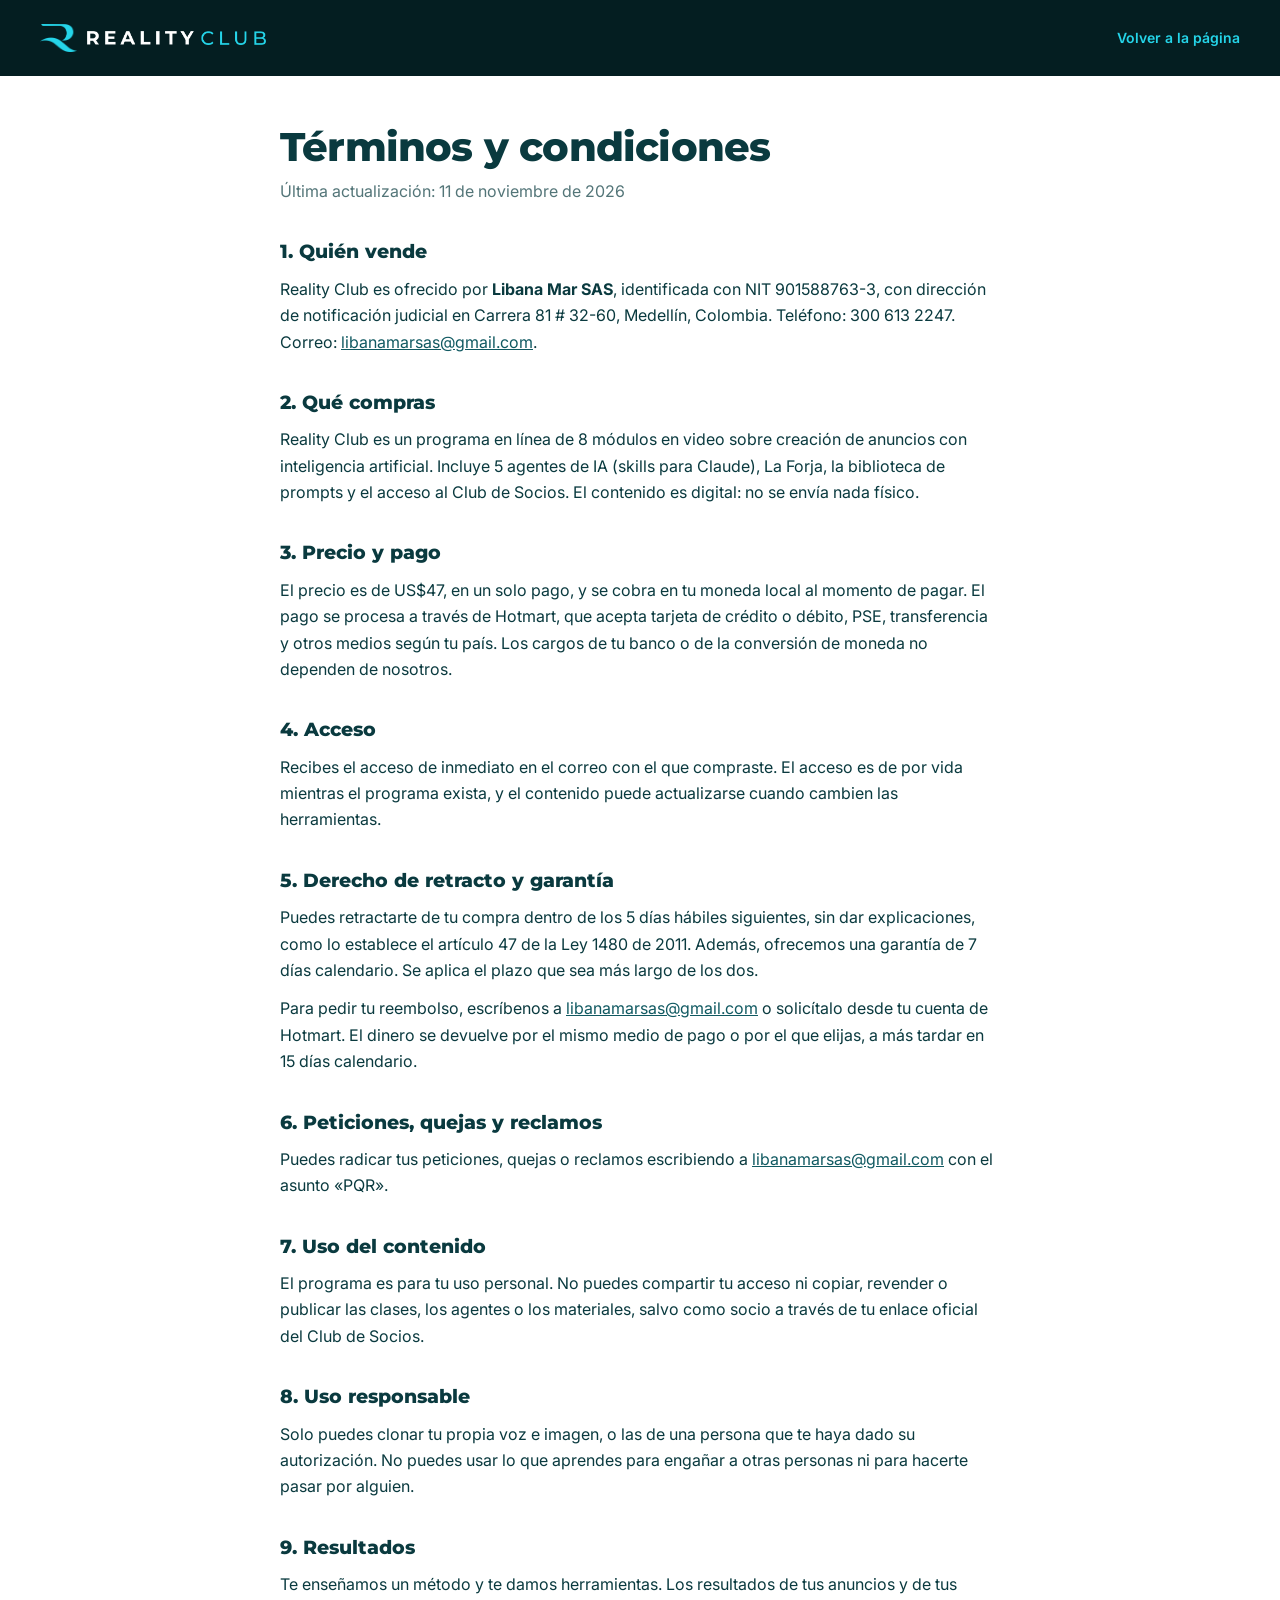
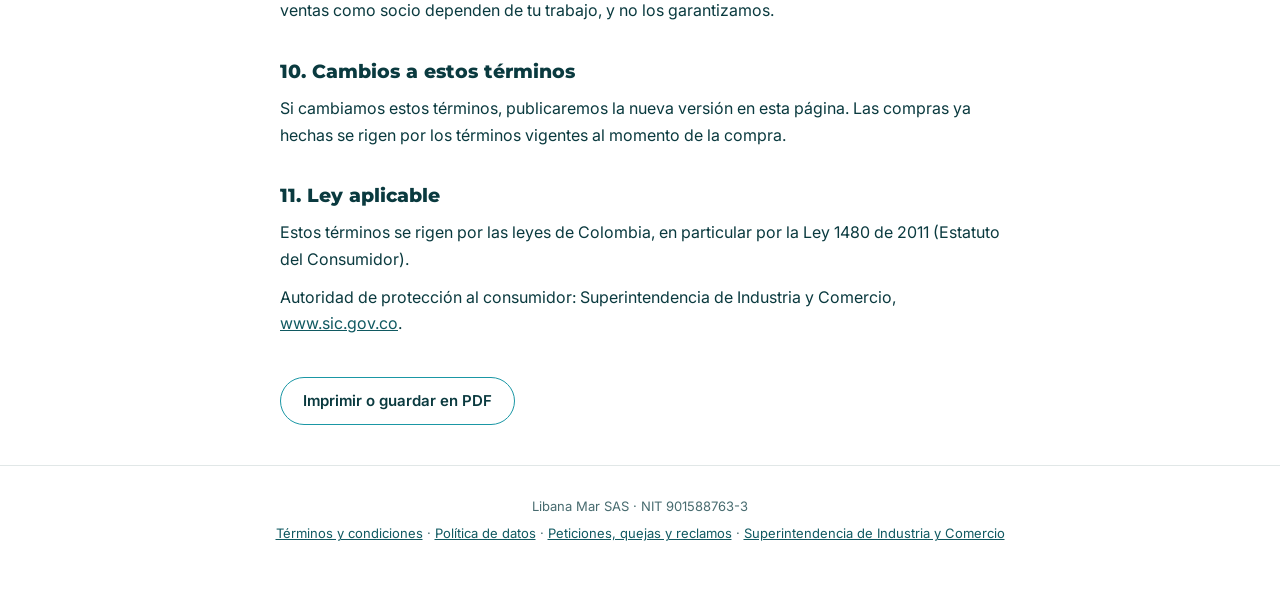
<file: public/terminos.html>
<!doctype html>
<html lang="es">
<head>
<meta charset="utf-8">
<meta name="viewport" content="width=device-width, initial-scale=1">
<title>Términos y condiciones · Reality Club</title>
<meta name="description" content="Términos y condiciones de compra de Reality Club.">
<meta name="theme-color" content="#041E21">
<link rel="icon" type="image/png" sizes="32x32" href="assets/favicon-32.png">
<link rel="icon" type="image/png" sizes="512x512" href="assets/favicon-512.png">
<link rel="apple-touch-icon" href="assets/apple-touch-icon.png">
<link rel="preconnect" href="https://fonts.googleapis.com">
<link rel="preconnect" href="https://fonts.gstatic.com" crossorigin="anonymous">
<link rel="stylesheet" href="https://fonts.googleapis.com/css2?family=Inter:wght@400;500;600;700&amp;family=Montserrat:wght@700;800&amp;display=swap">
<link rel="stylesheet" href="css/legal.css">
</head>
<body>
<header class="lg-top">
  <a class="lg-brand" href="index.html"><img src="assets/logo-r.png" alt=""><img class="lg-word" src="assets/logo-reality-club.png" alt="Reality Club"></a>
  <a class="lg-back" href="index.html">Volver a la página</a>
</header>
<main class="lg-main">
  <h1>Términos y condiciones</h1>
  <p class="lg-date">Última actualización: 11 de noviembre de 2026</p>

  <h2>1. Quién vende</h2>
  <p>Reality Club es ofrecido por <strong>Libana Mar SAS</strong>, identificada con NIT 901588763-3, con dirección de notificación judicial en Carrera 81 # 32-60, Medellín, Colombia. Teléfono: 300 613 2247. Correo: <a href="mailto:libanamarsas@gmail.com">libanamarsas@gmail.com</a>.</p>

  <h2>2. Qué compras</h2>
  <p>Reality Club es un programa en línea de 8 módulos en video sobre creación de anuncios con inteligencia artificial. Incluye 5 agentes de IA (skills para Claude), La Forja, la biblioteca de prompts y el acceso al Club de Socios. El contenido es digital: no se envía nada físico.</p>

  <h2>3. Precio y pago</h2>
  <p>El precio es de US$47, en un solo pago, y se cobra en tu moneda local al momento de pagar. El pago se procesa a través de Hotmart, que acepta tarjeta de crédito o débito, PSE, transferencia y otros medios según tu país. Los cargos de tu banco o de la conversión de moneda no dependen de nosotros.</p>

  <h2>4. Acceso</h2>
  <p>Recibes el acceso de inmediato en el correo con el que compraste. El acceso es de por vida mientras el programa exista, y el contenido puede actualizarse cuando cambien las herramientas.</p>

  <h2>5. Derecho de retracto y garantía</h2>
  <p>Puedes retractarte de tu compra dentro de los 5 días hábiles siguientes, sin dar explicaciones, como lo establece el artículo 47 de la Ley 1480 de 2011. Además, ofrecemos una garantía de 7 días calendario. Se aplica el plazo que sea más largo de los dos.</p>
  <p>Para pedir tu reembolso, escríbenos a <a href="mailto:libanamarsas@gmail.com">libanamarsas@gmail.com</a> o solicítalo desde tu cuenta de Hotmart. El dinero se devuelve por el mismo medio de pago o por el que elijas, a más tardar en 15 días calendario.</p>

  <h2 id="pqr">6. Peticiones, quejas y reclamos</h2>
  <p>Puedes radicar tus peticiones, quejas o reclamos escribiendo a <a href="mailto:libanamarsas@gmail.com">libanamarsas@gmail.com</a> con el asunto «PQR».</p>

  <h2>7. Uso del contenido</h2>
  <p>El programa es para tu uso personal. No puedes compartir tu acceso ni copiar, revender o publicar las clases, los agentes o los materiales, salvo como socio a través de tu enlace oficial del Club de Socios.</p>

  <h2>8. Uso responsable</h2>
  <p>Solo puedes clonar tu propia voz e imagen, o las de una persona que te haya dado su autorización. No puedes usar lo que aprendes para engañar a otras personas ni para hacerte pasar por alguien.</p>

  <h2>9. Resultados</h2>
  <p>Te enseñamos un método y te damos herramientas. Los resultados de tus anuncios y de tus ventas como socio dependen de tu trabajo, y no los garantizamos.</p>

  <h2>10. Cambios a estos términos</h2>
  <p>Si cambiamos estos términos, publicaremos la nueva versión en esta página. Las compras ya hechas se rigen por los términos vigentes al momento de la compra.</p>

  <h2>11. Ley aplicable</h2>
  <p>Estos términos se rigen por las leyes de Colombia, en particular por la Ley 1480 de 2011 (Estatuto del Consumidor).</p>
  <p>Autoridad de protección al consumidor: Superintendencia de Industria y Comercio, <a href="https://www.sic.gov.co" target="_blank" rel="noopener">www.sic.gov.co</a>.</p>
  <button class="lg-print" type="button" onclick="window.print()">Imprimir o guardar en PDF</button>
</main>
<footer class="lg-foot">
  <p>Libana Mar SAS · NIT 901588763-3</p>
  <p><a href="terminos.html">Términos y condiciones</a> · <a href="privacidad.html">Política de datos</a> · <a href="terminos.html#pqr">Peticiones, quejas y reclamos</a> · <a href="https://www.sic.gov.co" target="_blank" rel="noopener">Superintendencia de Industria y Comercio</a></p>
</footer>
</body>
</html>
</file>
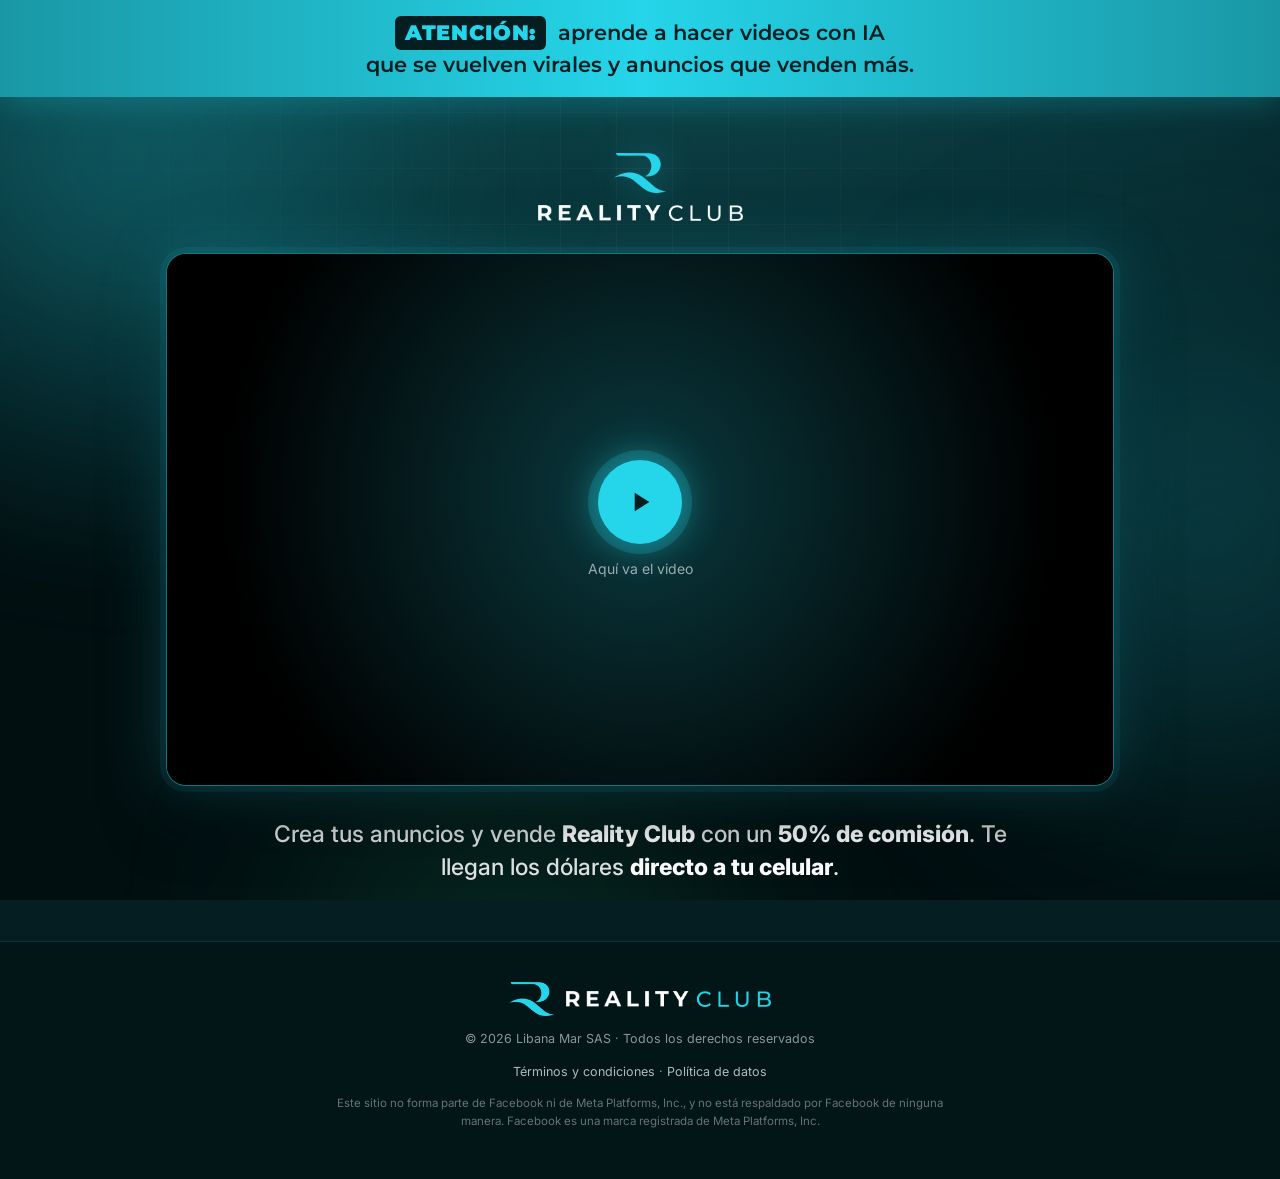
<file: public/video-socio.html>
<!doctype html>
<html lang="es">
<head>
<meta charset="utf-8">
<meta name="viewport" content="width=device-width, initial-scale=1">
<title>Reality Club · Mira el video</title>
<meta name="description" content="Videos con IA que parecen reales, se hacen virales en redes y venden mucho más en anuncios.">
<meta name="theme-color" content="#041E21">
<link rel="icon" type="image/png" sizes="32x32" href="assets/favicon-32.png">
<link rel="icon" type="image/png" sizes="512x512" href="assets/favicon-512.png">
<link rel="apple-touch-icon" href="assets/apple-touch-icon.png">
<link rel="preconnect" href="https://fonts.googleapis.com">
<link rel="preconnect" href="https://fonts.gstatic.com" crossorigin="anonymous">
<link rel="stylesheet" href="https://fonts.googleapis.com/css2?family=Inter:wght@400;500;600;700&amp;family=Montserrat:wght@500;700;800;900&amp;display=swap">
<style>
*{box-sizing:border-box}
html,body{margin:0}
body{min-height:100vh;background:#041E21;color:#FFFFFF;font-family:-apple-system,"SF Pro Text",Inter,sans-serif;-webkit-font-smoothing:antialiased;line-height:1.5;overflow-x:clip}
a{color:inherit}
.hl{color:#25D5E9}

/* Fondo: degradado con los colores de la marca y luces que se mueven lento */
.bg{position:fixed;inset:0;z-index:0;pointer-events:none;overflow:hidden;background:radial-gradient(120% 80% at 50% -10%,#105961 0%,#0A3A3F 35%,#041E21 70%,#020F11 100%)}
.bg i{position:absolute;border-radius:50%;filter:blur(90px);opacity:0.55;will-change:transform}
.bg .b1{width:60vmax;height:60vmax;left:-20vmax;top:-18vmax;background:radial-gradient(closest-side,rgba(37,213,233,0.55),rgba(37,213,233,0));animation:drift1 26s ease-in-out infinite alternate}
.bg .b2{width:55vmax;height:55vmax;right:-22vmax;top:20vh;background:radial-gradient(closest-side,rgba(26,151,165,0.7),rgba(26,151,165,0));animation:drift2 32s ease-in-out infinite alternate}
.bg .b3{width:50vmax;height:50vmax;left:15vw;bottom:-30vmax;background:radial-gradient(closest-side,rgba(52,227,155,0.28),rgba(52,227,155,0));animation:drift3 38s ease-in-out infinite alternate}
.bg::after{content:"";position:absolute;inset:0;background-image:linear-gradient(rgba(255,255,255,0.035) 1px,transparent 1px),linear-gradient(90deg,rgba(255,255,255,0.035) 1px,transparent 1px);background-size:56px 56px;-webkit-mask-image:radial-gradient(ellipse at 50% 30%,#000 0%,transparent 75%);mask-image:radial-gradient(ellipse at 50% 30%,#000 0%,transparent 75%)}
@keyframes drift1{to{transform:translate(18vw,12vh) scale(1.1)}}
@keyframes drift2{to{transform:translate(-16vw,-10vh) scale(1.15)}}
@keyframes drift3{to{transform:translate(12vw,-14vh) scale(0.9)}}

.page{position:relative;z-index:1;min-height:100vh;display:flex;flex-direction:column}

/* Ceja */
.ceja{margin:0;padding:16px 16px;background:linear-gradient(90deg,#1A97A5,#25D5E9 50%,#1A97A5);color:#041E21;text-align:center;font-family:Montserrat,sans-serif;font-weight:600;font-size:clamp(15px,1.8vw,21px);line-height:1.45;text-wrap:balance;box-shadow:0 6px 30px rgba(37,213,233,0.25)}
.ceja .at{display:inline-block;margin-right:6px;padding:2px 10px;border-radius:6px;background:#041E21;color:#25D5E9;font-weight:900;letter-spacing:0.04em;text-transform:uppercase}

.main{flex:1;width:100%;max-width:980px;margin:0 auto;padding:clamp(32px,5vw,56px) 16px 56px;display:flex;flex-direction:column;align-items:center;gap:clamp(22px,3vw,32px);text-align:center}
.logo{display:flex;flex-direction:column;align-items:center;gap:12px}
.iso{height:40px;width:auto;display:block;filter:drop-shadow(0 0 18px rgba(37,213,233,0.45))}
.logo-word{height:16px;width:auto;display:block}

/* Headline */

/* Recuadro del video */
.vsl{position:relative;width:100%;aspect-ratio:16/9;border-radius:20px;overflow:hidden;background:#000;border:1px solid rgba(37,213,233,0.55);box-shadow:0 0 0 6px rgba(37,213,233,0.07),0 0 60px rgba(37,213,233,0.25),0 30px 60px rgba(0,0,0,0.5)}
.vsl > iframe,.vsl > video,.vsl > div:not(.vsl-ph){position:absolute;inset:0;width:100%;height:100%;border:0}
.vsl-ph{position:absolute;inset:0;display:flex;flex-direction:column;align-items:center;justify-content:center;gap:14px;background:radial-gradient(circle at 50% 45%,#0A3A3F 0%,#000 75%);color:rgba(255,255,255,0.6);font-size:14px}
.vsl-play{width:84px;height:84px;border-radius:50%;display:flex;align-items:center;justify-content:center;background:#25D5E9;color:#041E21;box-shadow:0 0 0 10px rgba(37,213,233,0.18),0 0 40px rgba(37,213,233,0.6);animation:pulse 2.4s ease-in-out infinite}
@keyframes pulse{50%{box-shadow:0 0 0 18px rgba(37,213,233,0.08),0 0 50px rgba(37,213,233,0.7)}}

/* Texto debajo del video */
.below{margin:0;max-width:760px;font-size:clamp(18px,2.1vw,23px);line-height:1.45;font-weight:500;color:rgba(255,255,255,0.88)}
.below strong{color:#FFFFFF;font-weight:800}

/* Pie */
.foot{position:relative;z-index:1;padding:40px 16px 48px;display:flex;flex-direction:column;align-items:center;gap:14px;text-align:center;border-top:1px solid rgba(37,213,233,0.15);background:rgba(2,15,17,0.55)}
.brand{display:flex;align-items:center;gap:12px}
.brand img{height:34px;width:auto;display:block}
.brand .word{height:16px}
.foot p{margin:0;font-size:12.5px;color:rgba(255,255,255,0.55)}
.foot .links a{color:rgba(255,255,255,0.7);text-decoration:none}
.foot .links a:hover{color:#25D5E9}
.foot .legal{max-width:640px;font-size:11.5px;line-height:1.55;color:rgba(255,255,255,0.4)}

@media (max-width:599px){
.vsl{border-radius:14px}
.vsl-play{width:64px;height:64px}
.vsl-play svg{width:24px;height:24px}
.brand .word{height:14px}
.ceja{padding:10px 4px;font-size:14px;line-height:1.4;font-weight:500;letter-spacing:-0.012em}
.ceja .at{margin-right:3px;padding:1px 5px;border-radius:5px;letter-spacing:0.02em}
.br-m{display:inline}
}
</style>
<meta name="robots" content="noindex">
<script src="https://socios-realityclub.vercel.app/s.js" defer></script>
</head>
<body>
<div class="bg" aria-hidden="true"><i class="b1"></i><i class="b2"></i><i class="b3"></i></div>
<div class="page">
  <p class="ceja"><strong class="at">Atención:</strong> aprende a hacer videos con IA<br class="br-m"> que se vuelven virales y anuncios que venden más.</p>

  <main class="main">
    <div class="logo">
      <img class="iso" src="assets/logo-r.png" alt="">
      <img class="logo-word" src="assets/logo-reality-club-blanco.png" alt="Reality Club">
    </div>


    <!-- VIDEO: pega aquí el código de vturb (trae el headline incluido), dentro de <div class="vsl" id="vsl">, y borra el bloque vsl-ph -->
    <div class="vsl" id="vsl">
      <div class="vsl-ph">
        <span class="vsl-play" aria-hidden="true"><svg width="32" height="32" viewBox="0 0 24 24" fill="currentColor"><path d="M8 5v14l11-7z"></path></svg></span>
        <span>Aquí va el video</span>
      </div>
    </div>

    <p class="below">Crea tus anuncios y vende <strong class="hl">Reality Club</strong> con un <strong class="hl">50% de comisión</strong>. Te llegan los dólares <strong>directo a tu celular</strong>.</p>
  </main>

  <footer class="foot">
    <div class="brand"><img src="assets/logo-r.png" alt=""><img class="word" src="assets/logo-reality-club.png" alt="Reality Club"></div>
    <p>© 2026 Libana Mar SAS · Todos los derechos reservados</p>
    <p class="links"><a href="terminos.html">Términos y condiciones</a> · <a href="privacidad.html">Política de datos</a></p>
    <p class="legal">Este sitio no forma parte de Facebook ni de Meta Platforms, Inc., y no está respaldado por Facebook de ninguna manera. Facebook es una marca registrada de Meta Platforms, Inc.</p>
  </footer>
</div>
</body>
</html>
</file>
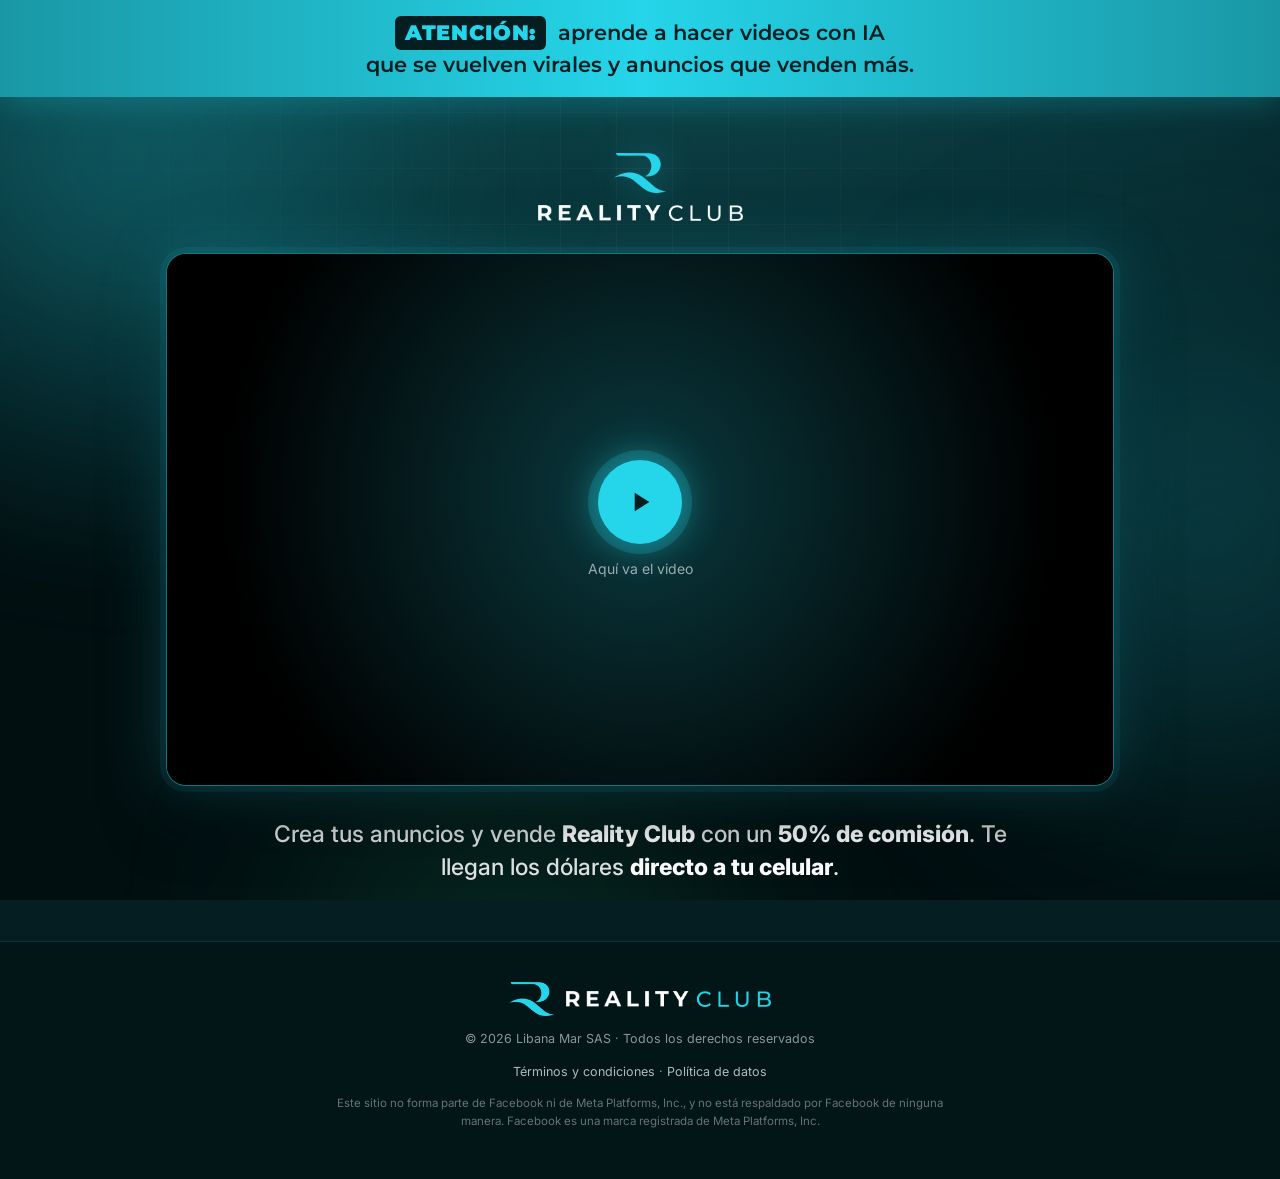
<file: public/video.html>
<!doctype html>
<html lang="es">
<head>
<meta charset="utf-8">
<meta name="viewport" content="width=device-width, initial-scale=1">
<title>Reality Club · Mira el video</title>
<meta name="description" content="Videos con IA que parecen reales, se hacen virales en redes y venden mucho más en anuncios.">
<meta name="theme-color" content="#041E21">
<link rel="icon" type="image/png" sizes="32x32" href="assets/favicon-32.png">
<link rel="icon" type="image/png" sizes="512x512" href="assets/favicon-512.png">
<link rel="apple-touch-icon" href="assets/apple-touch-icon.png">
<link rel="preconnect" href="https://fonts.googleapis.com">
<link rel="preconnect" href="https://fonts.gstatic.com" crossorigin="anonymous">
<link rel="stylesheet" href="https://fonts.googleapis.com/css2?family=Inter:wght@400;500;600;700&amp;family=Montserrat:wght@500;700;800;900&amp;display=swap">
<style>
*{box-sizing:border-box}
html,body{margin:0}
body{min-height:100vh;background:#041E21;color:#FFFFFF;font-family:-apple-system,"SF Pro Text",Inter,sans-serif;-webkit-font-smoothing:antialiased;line-height:1.5;overflow-x:clip}
a{color:inherit}
.hl{color:#25D5E9}

/* Fondo: degradado con los colores de la marca y luces que se mueven lento */
.bg{position:fixed;inset:0;z-index:0;pointer-events:none;overflow:hidden;background:radial-gradient(120% 80% at 50% -10%,#105961 0%,#0A3A3F 35%,#041E21 70%,#020F11 100%)}
.bg i{position:absolute;border-radius:50%;filter:blur(90px);opacity:0.55;will-change:transform}
.bg .b1{width:60vmax;height:60vmax;left:-20vmax;top:-18vmax;background:radial-gradient(closest-side,rgba(37,213,233,0.55),rgba(37,213,233,0));animation:drift1 26s ease-in-out infinite alternate}
.bg .b2{width:55vmax;height:55vmax;right:-22vmax;top:20vh;background:radial-gradient(closest-side,rgba(26,151,165,0.7),rgba(26,151,165,0));animation:drift2 32s ease-in-out infinite alternate}
.bg .b3{width:50vmax;height:50vmax;left:15vw;bottom:-30vmax;background:radial-gradient(closest-side,rgba(52,227,155,0.28),rgba(52,227,155,0));animation:drift3 38s ease-in-out infinite alternate}
.bg::after{content:"";position:absolute;inset:0;background-image:linear-gradient(rgba(255,255,255,0.035) 1px,transparent 1px),linear-gradient(90deg,rgba(255,255,255,0.035) 1px,transparent 1px);background-size:56px 56px;-webkit-mask-image:radial-gradient(ellipse at 50% 30%,#000 0%,transparent 75%);mask-image:radial-gradient(ellipse at 50% 30%,#000 0%,transparent 75%)}
@keyframes drift1{to{transform:translate(18vw,12vh) scale(1.1)}}
@keyframes drift2{to{transform:translate(-16vw,-10vh) scale(1.15)}}
@keyframes drift3{to{transform:translate(12vw,-14vh) scale(0.9)}}

.page{position:relative;z-index:1;min-height:100vh;display:flex;flex-direction:column}

/* Ceja */
.ceja{margin:0;padding:16px 16px;background:linear-gradient(90deg,#1A97A5,#25D5E9 50%,#1A97A5);color:#041E21;text-align:center;font-family:Montserrat,sans-serif;font-weight:600;font-size:clamp(15px,1.8vw,21px);line-height:1.45;text-wrap:balance;box-shadow:0 6px 30px rgba(37,213,233,0.25)}
.ceja .at{display:inline-block;margin-right:6px;padding:2px 10px;border-radius:6px;background:#041E21;color:#25D5E9;font-weight:900;letter-spacing:0.04em;text-transform:uppercase}

.main{flex:1;width:100%;max-width:980px;margin:0 auto;padding:clamp(32px,5vw,56px) 16px 56px;display:flex;flex-direction:column;align-items:center;gap:clamp(22px,3vw,32px);text-align:center}
.logo{display:flex;flex-direction:column;align-items:center;gap:12px}
.iso{height:40px;width:auto;display:block;filter:drop-shadow(0 0 18px rgba(37,213,233,0.45))}
.logo-word{height:16px;width:auto;display:block}

/* Headline */

/* Recuadro del video */
.vsl{position:relative;width:100%;aspect-ratio:16/9;border-radius:20px;overflow:hidden;background:#000;border:1px solid rgba(37,213,233,0.55);box-shadow:0 0 0 6px rgba(37,213,233,0.07),0 0 60px rgba(37,213,233,0.25),0 30px 60px rgba(0,0,0,0.5)}
.vsl > iframe,.vsl > video,.vsl > div:not(.vsl-ph){position:absolute;inset:0;width:100%;height:100%;border:0}
.vsl-ph{position:absolute;inset:0;display:flex;flex-direction:column;align-items:center;justify-content:center;gap:14px;background:radial-gradient(circle at 50% 45%,#0A3A3F 0%,#000 75%);color:rgba(255,255,255,0.6);font-size:14px}
.vsl-play{width:84px;height:84px;border-radius:50%;display:flex;align-items:center;justify-content:center;background:#25D5E9;color:#041E21;box-shadow:0 0 0 10px rgba(37,213,233,0.18),0 0 40px rgba(37,213,233,0.6);animation:pulse 2.4s ease-in-out infinite}
@keyframes pulse{50%{box-shadow:0 0 0 18px rgba(37,213,233,0.08),0 0 50px rgba(37,213,233,0.7)}}

/* Texto debajo del video */
.below{margin:0;max-width:760px;font-size:clamp(18px,2.1vw,23px);line-height:1.45;font-weight:500;color:rgba(255,255,255,0.88)}
.below strong{color:#FFFFFF;font-weight:800}

/* Pie */
.foot{position:relative;z-index:1;padding:40px 16px 48px;display:flex;flex-direction:column;align-items:center;gap:14px;text-align:center;border-top:1px solid rgba(37,213,233,0.15);background:rgba(2,15,17,0.55)}
.brand{display:flex;align-items:center;gap:12px}
.brand img{height:34px;width:auto;display:block}
.brand .word{height:16px}
.foot p{margin:0;font-size:12.5px;color:rgba(255,255,255,0.55)}
.foot .links a{color:rgba(255,255,255,0.7);text-decoration:none}
.foot .links a:hover{color:#25D5E9}
.foot .legal{max-width:640px;font-size:11.5px;line-height:1.55;color:rgba(255,255,255,0.4)}

@media (max-width:599px){
.vsl{border-radius:14px}
.vsl-play{width:64px;height:64px}
.vsl-play svg{width:24px;height:24px}
.brand .word{height:14px}
.ceja{padding:10px 4px;font-size:14px;line-height:1.4;font-weight:500;letter-spacing:-0.012em}
.ceja .at{margin-right:3px;padding:1px 5px;border-radius:5px;letter-spacing:0.02em}
.br-m{display:inline}
}
</style>
<!-- Meta Pixel Code -->
<script>
!function(f,b,e,v,n,t,s){if(f.fbq)return;n=f.fbq=function(){n.callMethod?n.callMethod.apply(n,arguments):n.queue.push(arguments)};if(!f._fbq)f._fbq=n;n.push=n;n.loaded=!0;n.version='2.0';n.queue=[];t=b.createElement(e);t.async=!0;t.src=v;s=b.getElementsByTagName(e)[0];s.parentNode.insertBefore(t,s)}(window,document,'script','https://connect.facebook.net/en_US/fbevents.js');
fbq('init', '2929171684105095');
fbq('track', 'PageView');
</script>
<noscript><img height="1" width="1" style="display:none" alt="" src="https://www.facebook.com/tr?id=2929171684105095&ev=PageView&noscript=1"></noscript>
<!-- End Meta Pixel Code -->
</head>
<body>
<div class="bg" aria-hidden="true"><i class="b1"></i><i class="b2"></i><i class="b3"></i></div>
<div class="page">
  <p class="ceja"><strong class="at">Atención:</strong> aprende a hacer videos con IA<br class="br-m"> que se vuelven virales y anuncios que venden más.</p>

  <main class="main">
    <div class="logo">
      <img class="iso" src="assets/logo-r.png" alt="">
      <img class="logo-word" src="assets/logo-reality-club-blanco.png" alt="Reality Club">
    </div>


    <!-- VIDEO: pega aquí el código de vturb (trae el headline incluido), dentro de <div class="vsl" id="vsl">, y borra el bloque vsl-ph -->
    <div class="vsl" id="vsl">
      <div class="vsl-ph">
        <span class="vsl-play" aria-hidden="true"><svg width="32" height="32" viewBox="0 0 24 24" fill="currentColor"><path d="M8 5v14l11-7z"></path></svg></span>
        <span>Aquí va el video</span>
      </div>
    </div>

    <p class="below">Crea tus anuncios y vende <strong class="hl">Reality Club</strong> con un <strong class="hl">50% de comisión</strong>. Te llegan los dólares <strong>directo a tu celular</strong>.</p>
  </main>

  <footer class="foot">
    <div class="brand"><img src="assets/logo-r.png" alt=""><img class="word" src="assets/logo-reality-club.png" alt="Reality Club"></div>
    <p>© 2026 Libana Mar SAS · Todos los derechos reservados</p>
    <p class="links"><a href="terminos.html">Términos y condiciones</a> · <a href="privacidad.html">Política de datos</a></p>
    <p class="legal">Este sitio no forma parte de Facebook ni de Meta Platforms, Inc., y no está respaldado por Facebook de ninguna manera. Facebook es una marca registrada de Meta Platforms, Inc.</p>
  </footer>
</div>
<script src="https://cerebrocentro.vercel.app/rastreo.js" defer></script>
</body>
</html>
</file>
<file: css/styles.css>
body{margin:0;background:#041E21;color:#FFFFFF;font-family:-apple-system,"SF Pro Text",Inter,sans-serif;-webkit-font-smoothing:antialiased}
a{color:#25D5E9}a:hover{color:#FFFFFF}
*{box-sizing:border-box}
html{scroll-behavior:smooth}
.wrap{width:100%;max-width:1200px;margin:0 auto;padding:0 24px}
.sec{padding:112px 0;scroll-margin-top:72px}
.alt{background:#105961;box-shadow:inset 0 1px 0 rgba(37,213,233,0.45),inset 0 -1px 0 rgba(37,213,233,0.45)}
.h2{font-family:Montserrat,sans-serif;font-weight:800;font-size:clamp(30px,4.2vw,54px);line-height:1.06;letter-spacing:-0.025em;margin:0}
.h3{font-family:Montserrat,sans-serif;font-weight:800;font-size:20px;line-height:1.2;margin:0}
.lead{color:rgba(255,255,255,0.74);font-size:clamp(16px,1.4vw,19px);line-height:1.6;margin:0}
.muted{color:rgba(255,255,255,0.74)}
.hl{color:#25D5E9}
.eyebrow{display:inline-flex;align-items:center;gap:8px;font-size:12px;font-weight:700;letter-spacing:0.14em;text-transform:uppercase;color:#25D5E9}
.eyebrow::before{content:"";width:18px;height:1px;background:#25D5E9}
.btn{display:inline-flex;align-items:center;justify-content:center;gap:10px;min-height:54px;padding:0 30px;border-radius:999px;background:linear-gradient(135deg,#25D5E9,#1A97A5);color:#0A3A3F;font-weight:700;font-size:16px;text-decoration:none;border:0;cursor:pointer;box-shadow:0 0 0 0 rgba(37,213,233,0);transition:box-shadow .25s,transform .25s}
.btn:hover{color:#0A3A3F;box-shadow:0 0 36px rgba(37,213,233,0.45);transform:translateY(-1px)}
.btn-sm{min-height:44px;padding:0 20px;font-size:14px}
.btn-ghost{display:inline-flex;align-items:center;justify-content:center;gap:8px;min-height:44px;padding:0 18px;border-radius:999px;border:1px solid rgba(37,213,233,0.55);background:transparent;color:#FFFFFF;font-weight:600;font-size:14px;text-decoration:none;cursor:pointer;font-family:inherit}
.btn-ghost:hover{border-color:#25D5E9;color:#25D5E9}
.card{background:#105961;border:1px solid rgba(26,151,165,0.55);border-radius:22px;padding:28px;transition:box-shadow .3s,border-color .3s}
.card:hover{border-color:#25D5E9;box-shadow:0 0 40px rgba(37,213,233,0.14)}
.alt .card{background:#0A3A3F}
.card p{color:rgba(255,255,255,0.8)}
.icon{width:48px;height:48px;border-radius:14px;display:flex;align-items:center;justify-content:center;border:1px solid rgba(26,151,165,0.7);color:#25D5E9;flex:none}
.pill{display:inline-flex;align-items:center;min-height:28px;padding:0 12px;border-radius:999px;font-size:12px;font-weight:700;letter-spacing:0.04em}
.pill-c{background:#25D5E9;color:#0A3A3F}
.pill-a{border:1px solid #1A97A5;color:#FFFFFF}
.pill-m{background:#0A3A3F;color:#25D5E9;border:1px solid rgba(37,213,233,0.35)}
.pend{display:inline-flex;align-items:center;gap:6px;padding:6px 10px;border:1px dashed #25D5E9;border-radius:8px;color:#25D5E9;font-size:11px;font-weight:700;letter-spacing:0.06em;text-transform:uppercase;background:rgba(10,58,63,0.75)}
.prov{display:inline-flex;align-items:center;padding:4px 8px;border:1px dashed rgba(255,255,255,0.7);border-radius:8px;color:#FFFFFF;font-size:10px;font-weight:700;letter-spacing:0.06em;text-transform:uppercase}
.phone{position:relative;aspect-ratio:9/16;border-radius:28px;overflow:hidden;border:1px solid rgba(26,151,165,0.65);background:radial-gradient(120% 70% at 50% 0%,rgba(37,213,233,0.22),rgba(16,89,97,0.9) 55%,#0A3A3F);box-shadow:0 30px 60px rgba(0,0,0,0.25)}
.thumb{position:relative;border-radius:18px;overflow:hidden;border:1px solid rgba(26,151,165,0.55);background:radial-gradient(110% 80% at 50% 0%,rgba(37,213,233,0.18),#0A3A3F 70%)}
.play{position:absolute;left:50%;top:50%;transform:translate(-50%,-50%);width:64px;height:64px;border-radius:50%;display:flex;align-items:center;justify-content:center;background:rgba(10,58,63,0.55);border:1px solid rgba(37,213,233,0.7);color:#25D5E9;backdrop-filter:blur(6px)}
.mute{position:absolute;top:14px;right:14px;min-height:44px;min-width:44px;padding:0 12px;border-radius:999px;display:inline-flex;align-items:center;gap:6px;background:rgba(10,58,63,0.7);border:1px solid rgba(37,213,233,0.55);color:#FFFFFF;font-size:12px;font-weight:600;cursor:pointer;font-family:inherit}
.rail{display:flex;gap:16px;overflow-x:auto;scroll-snap-type:x mandatory;padding-bottom:12px;-webkit-overflow-scrolling:touch}
.rail > *{scroll-snap-align:start;flex:0 0 78%}
.grid-auto{display:grid;grid-template-columns:repeat(auto-fit,minmax(260px,1fr));gap:20px}
.navlinks a{color:rgba(255,255,255,0.82);text-decoration:none;font-size:14px;font-weight:500}
.navlinks a:hover{color:#25D5E9}
details.acc{border:1px solid rgba(26,151,165,0.55);border-radius:18px;background:#105961;overflow:hidden}
details.acc + details.acc{margin-top:12px}
.alt details.acc{background:#0A3A3F}
details.acc summary{list-style:none;cursor:pointer;display:flex;align-items:center;justify-content:space-between;gap:16px;padding:20px 24px;min-height:64px;font-weight:700;font-size:17px}
details.acc summary::-webkit-details-marker{display:none}
details.acc summary .chev{transition:transform .25s;color:#25D5E9;flex:none}
details.acc[open] summary .chev{transform:rotate(45deg)}
details.acc .acc-body{padding:0 24px 22px;color:rgba(255,255,255,0.8);line-height:1.65}
details.acc ul{margin:0;padding-left:20px}
details.acc li{margin:6px 0}
.list{list-style:none;margin:0;padding:0;display:flex;flex-direction:column;gap:14px}
.list li{display:flex;gap:12px;align-items:flex-start;line-height:1.5}
.list svg{flex:none;margin-top:2px}
.counter{font-family:Montserrat,sans-serif;font-weight:900;font-size:clamp(44px,5vw,68px);line-height:1;color:#25D5E9;letter-spacing:-0.03em}
.float-cta{position:fixed;left:50%;bottom:18px;z-index:60;transform:translateX(-50%);min-height:48px;padding:0 24px;font-size:15px;white-space:nowrap;box-shadow:0 12px 32px rgba(0,0,0,0.4),0 0 24px rgba(37,213,233,0.35);animation:popin .45s cubic-bezier(.2,.7,.2,1) both}
.float-cta:hover{transform:translateX(-50%) translateY(-1px)}
@keyframes popin{from{opacity:0;transform:translate(-50%,24px)}to{opacity:1;transform:translateX(-50%)}}
@keyframes rise{from{opacity:0;transform:translateY(36px)}to{opacity:1;transform:none}}
@keyframes settle{from{transform:scale(1.05)}to{transform:scale(1)}}
.anim-rise{animation:rise 1.1s cubic-bezier(.2,.7,.2,1) both}
.anim-rise-2{animation:rise 1.1s .18s cubic-bezier(.2,.7,.2,1) both}
.anim-settle{animation:settle 2.4s cubic-bezier(.2,.7,.2,1) both}
input[type=range].ba{position:absolute;inset:0;width:100%;height:100%;margin:0;opacity:0;cursor:ew-resize;z-index:5;-webkit-appearance:none;appearance:none;background:transparent;touch-action:pan-y}
input[type=range].ba::-webkit-slider-thumb{-webkit-appearance:none;width:64px;height:100%;cursor:ew-resize}
input[type=range].ba::-moz-range-thumb{width:64px;height:100%;border:0;cursor:ew-resize}
input[type=range].ba:focus-visible{opacity:0.001}
/* El arrastre (mouse o dedo) lo maneja main.js sobre todo el comparador; el input queda para el teclado. */
input[type=range].ba{pointer-events:none}
.ba-box{touch-action:pan-y;cursor:ew-resize;-webkit-user-select:none;user-select:none;-webkit-tap-highlight-color:transparent}
.ba-box:has(input.ba:focus-visible){outline:2px solid #25D5E9;outline-offset:3px}
@media (max-width:899px){
  .sec{padding:76px 0}
  .navlinks,.hide-m{display:none !important}
  .hero-body{font-size:12.5px !important;max-width:360px !important;margin-top:28px !important}
}
@media (min-width:900px){
  .rail{display:grid;grid-template-columns:repeat(3,minmax(0,1fr));overflow:visible;gap:24px}
  .rail > *{flex:none}
  .show-m{display:none !important}
}
.app{border-radius:20px;overflow:hidden;background:#FFFFFF;color:#18181B;font-family:Inter,-apple-system,system-ui,sans-serif;box-shadow:0 30px 80px rgba(0,0,0,0.45)}
.app-step{font-size:11px;font-weight:600;letter-spacing:0.08em;text-transform:uppercase;color:#71717A}
.app-avatar{flex:none;width:32px;height:32px;border-radius:50%;background:#18181B;color:#FFFFFF;font-size:11px;font-weight:700;display:flex;align-items:center;justify-content:center}
.app-p{margin:0;font-size:15px;line-height:1.55;color:#18181B}
.app-h{margin:10px 0 4px;font-size:14px;font-weight:700;color:#18181B}
.app-ul{margin:0;padding-left:18px;font-size:14px;line-height:1.6;color:#3F3F46}
.app-chip{display:inline-flex;align-items:center;min-height:32px;padding:0 14px;border-radius:999px;border:1px solid #D4D4D8;font-size:13px;color:#3F3F46;background:#FFFFFF}
.app-chip-on{background:#18181B;border-color:#18181B;color:#FFFFFF}
.app-row{display:grid;grid-template-columns:100px minmax(0,1fr);gap:16px;padding:14px 0;border-top:1px solid #E4E4E7}
.app-row:first-child{border-top:0}
.app-time{font-size:12px;color:#71717A}
.app-say{margin:0;font-size:15px;line-height:1.55;color:#18181B}
.app-act{margin:4px 0 0;font-size:13px;line-height:1.5;color:#71717A}
@media (max-width:599px){.app-row{grid-template-columns:1fr;gap:6px}}
.stage-card{background:rgba(16,89,97,0.5);backdrop-filter:blur(10px);-webkit-backdrop-filter:blur(10px)}
.stage-on{border-color:#25D5E9;box-shadow:0 0 36px rgba(37,213,233,0.22)}
@media (max-width:899px){.stage-card{transition:border-color .45s ease,box-shadow .45s ease}.stage-card.stage-on{border-color:rgba(26,151,165,0.55);box-shadow:none}.stage-card.is-active{border-color:#25D5E9 !important;box-shadow:0 0 0 1px #25D5E9,0 0 36px rgba(37,213,233,0.3) !important}.stage-card .scv{transition:transform .6s ease}.stage-card.is-active .scv{transform:scale(1.06)}}
.light{background:#FFFFFF;color:#0A3A3F}
.light .eyebrow{color:#105961}.light .eyebrow::before{background:#105961}
.light .hl{color:#1A97A5}
.light .lead,.light .muted{color:rgba(10,58,63,0.74)}
.light .icon{color:#105961;border-color:#1A97A5}
.light .card{background:#EEF8F9;border-color:rgba(26,151,165,0.45)}
.light .card p{color:#0A3A3F}
.light .card:hover{border-color:#1A97A5;box-shadow:none}
.elist{list-style:none;margin:0;padding:0;border-bottom:1px solid rgba(37,213,233,0.35)}
.erow{display:grid;grid-template-columns:minmax(140px,220px) minmax(0,1.15fr) minmax(0,1fr);gap:20px 40px;align-items:center;padding:36px 0;border-top:1px solid rgba(37,213,233,0.35)}
.enum{font-family:Montserrat,sans-serif;font-weight:900;font-size:clamp(64px,8vw,124px);line-height:0.9;letter-spacing:-0.04em;color:transparent;-webkit-text-stroke:1.5px #25D5E9;transition:color .35s ease}
.erow:hover .enum{color:#25D5E9}
.etitle{margin:0;font-family:Montserrat,sans-serif;font-weight:800;font-size:clamp(24px,2.6vw,36px);line-height:1.12;letter-spacing:-0.02em;transition:transform .35s ease}
.erow:hover .etitle{transform:translateX(6px)}
.etext{margin:0;font-size:clamp(16px,1.3vw,18px);line-height:1.6;color:rgba(255,255,255,0.74)}
@media (max-width:899px){.erow{grid-template-columns:1fr;gap:10px;padding:28px 0}.enum{font-size:72px}}
.sr-only{position:absolute;width:1px;height:1px;overflow:hidden;clip:rect(0 0 0 0);white-space:nowrap}
.vs-list{list-style:none;margin:0;padding:0}
.vs-row{display:grid;grid-template-columns:minmax(0,1fr) 120px minmax(0,1.35fr);align-items:center;gap:28px;padding:18px 0;border-top:1px solid rgba(255,255,255,0.08)}
.vs-head{padding:0 0 14px;border-top:0}
.vs-old{margin:0;font-size:clamp(17px,1.5vw,20px);line-height:1.45;color:#FFFFFF}
.vs-arrow{position:relative;display:block;height:1px;background:linear-gradient(90deg,rgba(255,255,255,0.08),#25D5E9)}
.vs-arrow::after{content:"";position:absolute;right:0;top:-4px;width:9px;height:9px;border-top:1.5px solid #25D5E9;border-right:1.5px solid #25D5E9;transform:rotate(45deg)}
.vs-new{margin:0;font-family:Montserrat,sans-serif;font-weight:800;font-size:clamp(22px,2.4vw,32px);line-height:1.2;letter-spacing:-0.015em;color:#FFFFFF;transition:color .35s ease}
.vs-row:hover .vs-new{color:#25D5E9}
@media (max-width:899px){
.vs-head{display:none}
.vs-arrow{display:none}
.vs-row{grid-template-columns:1fr;gap:0;padding:18px 0;border-top:1px solid rgba(255,255,255,0.12)}
.vs-list .vs-row:first-child{border-top:0}
.vs-old,.vs-new{font-family:Montserrat,sans-serif;font-weight:800;font-size:20px;line-height:1.25}
.vs-old{color:#FFFFFF}
.vs-row:hover .vs-new,.vs-row:active .vs-new,.vs-new{color:#FFFFFF !important}
.vs-row{-webkit-tap-highlight-color:transparent}
.vs-tab-old .vs-new{display:none}
.vs-tab-new .vs-old{display:none}
.vs-bg{width:100%;transition:opacity .5s ease}
.vs-ov{background:linear-gradient(180deg,rgba(4,30,33,0.75) 0%,rgba(4,30,33,0.5) 10%,rgba(4,30,33,0.55) 85%,#041E21 100%) !important}
.vs-bg-left,.vs-bg-right{top:40px !important;bottom:-40px !important;height:auto !important;width:100% !important;-webkit-mask-image:linear-gradient(180deg,transparent 0,#000 70px) !important;mask-image:linear-gradient(180deg,transparent 0,#000 70px) !important}
.vs-bg-left .vs-bg-img,.vs-bg-right .vs-bg-img{object-position:50% 15% !important;inset:-12% -25% !important;width:150% !important;height:124% !important}
.vs-sec-old .vs-bg-right{opacity:0}
.vs-sec-new .vs-bg-left{opacity:0}
.vs-tabs{display:flex;padding:4px;border-radius:999px;background:rgba(4,30,33,0.75);border:1px solid rgba(37,213,233,0.4);backdrop-filter:blur(8px);-webkit-backdrop-filter:blur(8px)}
.vs-tabs button{flex:1;min-height:44px;border:0;border-radius:999px;background:transparent;color:rgba(255,255,255,0.75);font-family:Montserrat,sans-serif;font-weight:800;font-size:12px;letter-spacing:0.06em;text-transform:uppercase;cursor:pointer;transition:background .3s,color .3s}
.vs-tabs button.on{background:#25D5E9;color:#0A3A3F}
.vs-tabs button.on-old{background:#FFFFFF;color:#0A3A3F}
}
.vs-tabs{display:none}
@media (max-width:899px){.vs-tabs{display:flex}}
.vs-bg{position:absolute;top:0;bottom:0;width:55%;overflow:hidden}
.vs-bg-left{left:0;-webkit-mask-image:linear-gradient(90deg,#000 35%,transparent 100%);mask-image:linear-gradient(90deg,#000 35%,transparent 100%)}
.vs-bg-right{right:0;-webkit-mask-image:linear-gradient(270deg,#000 35%,transparent 100%);mask-image:linear-gradient(270deg,#000 35%,transparent 100%)}
.vs-bg-img{position:absolute;inset:-6%;width:112%;height:112%;object-fit:cover}
.vs-bg-left .vs-bg-img{filter:grayscale(1) contrast(1.05);opacity:0.75;object-position:50% 30%}
.vs-bg-right .vs-bg-img{opacity:0.85;object-position:50% 25%}
@keyframes kbA{0%{transform:scale(1.02) translate(-2%,1%)}50%{transform:scale(1.1) translate(1.5%,-1.5%)}100%{transform:scale(1.16) translate(3%,0)}}
@keyframes kbB{0%{transform:scale(1.16) translate(2%,-1%)}50%{transform:scale(1.08) translate(-1.5%,1.5%)}100%{transform:scale(1.02) translate(-3%,0)}}
.vs-kb-a{animation:kbA 16s ease-in-out infinite alternate;will-change:transform}
.vs-kb-b{animation:kbB 16s ease-in-out infinite alternate;will-change:transform}
@media (max-width:899px){.vs-bg{width:60%}}
.light .pill-a{color:#0A3A3F}
.light .btn-ghost{color:#0A3A3F;border-color:#1A97A5}
.light .btn-ghost:hover{color:#105961;border-color:#105961}
.fmt .card{background:transparent;border:0;box-shadow:none;padding:0 !important}
.fmt .card:hover{box-shadow:none}
.fmt .thumb{border:0;box-shadow:0 24px 48px rgba(10,58,63,0.22);transition:transform .35s ease,box-shadow .35s ease}
.fmt .card:hover .thumb{transform:translateY(-4px);box-shadow:0 30px 60px rgba(10,58,63,0.3)}
.real-ph{position:relative;aspect-ratio:3/4;border-radius:16px;overflow:hidden;margin-bottom:4px}
.real-ph img{position:absolute;inset:0;width:100%;height:100%;object-fit:cover;transition:transform .6s ease}
.real-ph::after{content:"";position:absolute;inset:0;background:linear-gradient(180deg,rgba(10,58,63,0) 55%,rgba(10,58,63,0.85) 100%)}
.card:hover .real-ph img{transform:scale(1.04)}
.real-letter{position:absolute;left:16px;bottom:8px;z-index:1;font-family:Montserrat,sans-serif;font-weight:900;font-size:88px;line-height:0.9;color:#25D5E9;text-shadow:0 4px 24px rgba(0,0,0,0.35)}
.real-grid .card{position:relative;min-height:540px;justify-content:flex-end;padding:26px;border:0;overflow:hidden;background:#041E21;gap:10px !important}
.real-grid .card:hover,.real-grid .card.is-active{box-shadow:0 0 0 1px #25D5E9,0 30px 60px rgba(0,0,0,0.35)}
.real-grid .card{transition:box-shadow .45s ease,border-color .45s ease}
.real-grid .real-ph{position:absolute;inset:0;aspect-ratio:auto;border-radius:0;margin:0}
.real-grid .real-ph::after{background:linear-gradient(180deg,rgba(4,30,33,0.15) 0%,rgba(4,30,33,0) 30%,rgba(4,30,33,0.7) 58%,rgba(4,30,33,0.97) 100%)}
.real-grid .real-letter{top:14px;bottom:auto;left:20px;font-size:110px}
.real-grid .h3,.real-grid p{position:relative;z-index:1}
.real-grid .card p{min-height:6.4em}
@media (max-width:899px){.real-grid .card p{min-height:0}}
.real-grid .card:hover .real-ph img,.real-grid .card.is-active .real-ph img{transform:scale(1.06)}
@media (max-width:899px){.real-grid .card{min-height:480px}}
.studio{position:relative;overflow:hidden;background:#020E10;box-shadow:inset 0 1px 0 rgba(37,213,233,0.35),inset 0 -1px 0 rgba(37,213,233,0.35)}
.studio-fx{position:absolute;inset:0;z-index:0;pointer-events:none;overflow:hidden}
.lamp{position:absolute;top:-30px;width:180px;height:60px;transform:translateX(-50%);border-radius:50%;background:radial-gradient(closest-side,rgba(255,255,255,0.9),rgba(37,213,233,0.55) 45%,rgba(37,213,233,0) 100%);filter:blur(6px)}
.beam{position:absolute;top:-40px;width:520px;height:118%;transform-origin:50% 0;background:linear-gradient(180deg,rgba(37,213,233,0.38) 0%,rgba(37,213,233,0.12) 45%,rgba(37,213,233,0) 85%);clip-path:polygon(44% 0,56% 0,100% 100%,0 100%);filter:blur(14px);mix-blend-mode:screen;animation:sway 14s ease-in-out infinite alternate}
.beam-1{left:14%;margin-left:-260px;transform:rotate(-14deg)}
.beam-2{left:52%;margin-left:-260px;transform:rotate(3deg);opacity:0.75;animation-duration:18s;animation-delay:-6s}
.beam-3{left:86%;margin-left:-260px;transform:rotate(16deg);animation-duration:16s;animation-delay:-3s}
@keyframes sway{0%{rotate:-2deg;opacity:0.8}50%{opacity:1}100%{rotate:2deg;opacity:0.85}}
.floor-glow{position:absolute;left:50%;bottom:-120px;width:1100px;height:260px;transform:translateX(-50%);border-radius:50%;background:radial-gradient(closest-side,rgba(37,213,233,0.16),rgba(37,213,233,0))}
.dust{position:absolute;width:3px;height:3px;border-radius:50%;background:rgba(255,255,255,0.7);box-shadow:0 0 6px rgba(37,213,233,0.9);opacity:0;animation:float 16s linear infinite}
@keyframes float{0%{transform:translate(0,0);opacity:0}15%{opacity:0.8}85%{opacity:0.6}100%{transform:translate(30px,-140px);opacity:0}}
.studio .card{background:rgba(16,89,97,0.35);backdrop-filter:blur(6px);-webkit-backdrop-filter:blur(6px)}
@media (max-width:899px){.beam{width:320px;margin-left:-160px}.beam-2{display:none}}
.cyc{position:relative;overflow:hidden;background:linear-gradient(180deg,#051A1D 0%,#0C2C30 48%,#16444A 66%,#0E3236 78%,#06191C 100%)}
.cyc-floor{position:absolute;left:50%;top:64%;width:140%;height:70%;transform:translateX(-50%);border-radius:50% 50% 0 0/22% 22% 0 0;background:radial-gradient(60% 40% at 50% 10%,rgba(255,255,255,0.10),rgba(255,255,255,0) 70%)}
.cyc-key{position:absolute;left:50%;top:-20%;width:1100px;height:900px;transform:translateX(-50%);background:radial-gradient(closest-side,rgba(37,213,233,0.14),rgba(37,213,233,0))}
.cyc::after{content:"";position:absolute;inset:0;pointer-events:none;background:radial-gradient(120% 90% at 50% 55%,rgba(0,0,0,0) 55%,rgba(0,0,0,0.55) 100%)}
.cyc .wrap{z-index:1}
.sil-sec{position:relative;overflow:hidden;background:#041E21;box-shadow:inset 0 1px 0 rgba(37,213,233,0.3),inset 0 -1px 0 rgba(37,213,233,0.3)}
.sil{position:absolute;bottom:0;height:88%;width:auto;opacity:0.5}
.sil-left{left:-10px}
.sil-right{right:-10px}
@media (max-width:899px){.sil{opacity:0.25;height:60%}}
.cam-sec{position:relative;overflow:hidden;background:#041E21}
.cam-ui{font-family:ui-monospace,Menlo,Consolas,monospace;color:rgba(255,255,255,0.75);font-size:13px;letter-spacing:0.08em}
.cam-corner{position:absolute;width:56px;height:56px;border-color:rgba(255,255,255,0.55);border-style:solid;border-width:0}
.cam-corner.tl{top:28px;left:28px;border-top-width:2px;border-left-width:2px}
.cam-corner.tr{top:28px;right:28px;border-top-width:2px;border-right-width:2px}
.cam-corner.bl{bottom:28px;left:28px;border-bottom-width:2px;border-left-width:2px}
.cam-corner.br{bottom:28px;right:28px;border-bottom-width:2px;border-right-width:2px}
.cam-third{position:absolute;background:rgba(255,255,255,0.06)}
.cam-third.v1{left:33.33%;top:0;bottom:0;width:1px}.cam-third.v2{left:66.66%;top:0;bottom:0;width:1px}
.cam-third.h1{top:33.33%;left:0;right:0;height:1px}.cam-third.h2{top:66.66%;left:0;right:0;height:1px}
.cam-rec{position:absolute;top:40px;left:100px;display:flex;align-items:center;gap:8px;font-weight:700;color:#FFFFFF}
.cam-dot{width:12px;height:12px;border-radius:50%;background:#FF3B30;box-shadow:0 0 10px rgba(255,59,48,0.8);animation:blink 1.2s steps(2,start) infinite}
@keyframes blink{to{visibility:hidden}}
.cam-tc{position:absolute;top:40px;right:100px;font-weight:700;color:#FFFFFF}
.cam-meta{position:absolute;bottom:40px;left:100px}
.cam-bat{position:absolute;bottom:40px;right:100px}
.cam-cross{position:absolute;left:50%;top:50%;width:28px;height:28px;transform:translate(-50%,-50%);background:linear-gradient(rgba(255,255,255,0.25),rgba(255,255,255,0.25)) center/1px 100% no-repeat,linear-gradient(rgba(255,255,255,0.25),rgba(255,255,255,0.25)) center/100% 1px no-repeat}
.cam-sec .wrap{padding-top:40px;padding-bottom:40px}
@media (max-width:899px){.cam-rec,.cam-meta{left:56px}.cam-tc,.cam-bat{right:56px}.cam-corner{width:36px;height:36px}.cam-corner.tl,.cam-corner.tr{top:16px}.cam-corner.bl,.cam-corner.br{bottom:16px}.cam-corner.tl,.cam-corner.bl{left:16px}.cam-corner.tr,.cam-corner.br{right:16px}.cam-rec,.cam-tc{top:24px}.cam-meta,.cam-bat{bottom:24px}}
.reel{position:relative;margin:28px 0 36px;padding:20px 0}
.reel::before{content:"";position:absolute;left:0;right:0;top:50%;height:70%;transform:translateY(-50%);background:radial-gradient(60% 50% at 50% 50%,rgba(37,213,233,0.18),rgba(37,213,233,0));pointer-events:none}
.reel-scroll{overflow-x:auto;overflow-y:hidden;padding-left:9%;scrollbar-width:none;-webkit-overflow-scrolling:touch;cursor:grab;transform:translateZ(0);overscroll-behavior-x:contain}
.frame{backface-visibility:hidden;-webkit-backface-visibility:hidden;contain:paint}
.reel-hint{display:none}
@media (max-width:899px){.frame-icon{filter:none !important}.reel-hint{display:flex;position:relative;z-index:3;justify-content:center;align-items:center;gap:6px;margin:0 0 22px;font-size:12px;font-weight:600;letter-spacing:0.08em;text-transform:uppercase;color:rgba(255,255,255,0.7)}}
.reel-scroll::-webkit-scrollbar{display:none}
.reel-tilt{transform:rotate(-2deg);margin:0 -6%;background:#020A0B;padding:32px 0;overflow:hidden;box-shadow:0 40px 80px rgba(0,0,0,0.45);position:relative}
.reel-tilt::before,.reel-tilt::after{content:"";position:absolute;left:0;right:0;height:12px;background-image:linear-gradient(90deg,rgba(232,247,248,0.9) 0 14px,transparent 14px);background-size:28px 12px;opacity:0.85}
.reel-tilt::before{top:9px}
.reel-tilt::after{bottom:9px}
.strip{list-style:none;margin:0;padding:0;display:flex;width:max-content;will-change:transform}
.reel:hover .strip{animation-play-state:paused}
@keyframes roll{to{transform:translateX(-50%)}}
.frame{position:relative;flex:none;width:250px;min-height:236px;margin:0 7px;border-radius:6px;padding:22px 20px;display:flex;flex-direction:column;gap:8px;background:radial-gradient(120% 90% at 25% 0%,rgba(37,213,233,0.24),#0A3A3F 58%,#062528);overflow:hidden}
.frame::after{content:"";position:absolute;inset:0;border-radius:6px;box-shadow:inset 0 0 0 1px rgba(37,213,233,0.25),inset 0 0 60px rgba(0,0,0,0.35);pointer-events:none}
.frame-take{position:absolute;top:14px;right:14px;font-family:ui-monospace,Menlo,Consolas,monospace;font-size:11px;letter-spacing:0.14em;color:rgba(255,255,255,0.6)}
.frame-icon{color:#25D5E9;filter:drop-shadow(0 0 12px rgba(37,213,233,0.6));margin:4px 0 8px}
.frame-icon svg{width:42px;height:42px}

.frame-title{margin:0;font-family:Montserrat,sans-serif;font-weight:800;font-size:18px;line-height:1.15;color:#FFFFFF}
.frame-text{margin:0;font-size:14px;line-height:1.5;color:rgba(255,255,255,0.8)}
.clap{width:100%;max-width:500px;filter:drop-shadow(0 30px 50px rgba(0,0,0,0.45))}
.clap-top,.clap-bar{height:32px;border:2px solid #E8F7F8;background:repeating-linear-gradient(-55deg,#E8F7F8 0 22px,#0A3A3F 22px 44px)}
.clap-top{border-radius:10px 10px 0 0;transform-origin:8px 100%;animation:clap 5s ease-in-out infinite}
.clap-bar{border-top:0;background:repeating-linear-gradient(55deg,#E8F7F8 0 22px,#0A3A3F 22px 44px)}
@keyframes clap{0%,62%{transform:rotate(-16deg)}70%{transform:rotate(0)}74%{transform:rotate(-3deg)}78%,88%{transform:rotate(0)}100%{transform:rotate(-16deg)}}
.clap-body{display:grid;grid-template-columns:repeat(2,minmax(0,1fr));background:#0A2B2E;border:2px solid #E8F7F8;border-top:0;border-radius:0 0 16px 16px;overflow:hidden}
.clap-cell{display:flex;flex-direction:column;gap:4px;padding:12px 18px;border-right:1px solid rgba(232,247,248,0.35);border-bottom:1px solid rgba(232,247,248,0.35)}
.clap-cell:nth-child(2n){border-right:0}
.clap-label{font-family:ui-monospace,Menlo,Consolas,monospace;font-size:11px;letter-spacing:0.16em;text-transform:uppercase;color:rgba(255,255,255,0.7)}
.clap-num{font-family:"Permanent Marker",cursive;font-size:clamp(34px,4vw,46px);line-height:1;color:#FFFFFF}
.clap-foot{grid-column:1/-1;display:flex;justify-content:space-between;flex-wrap:wrap;gap:8px;padding:10px 18px;font-family:ui-monospace,Menlo,Consolas,monospace;font-size:11px;letter-spacing:0.14em;text-transform:uppercase;color:#25D5E9}
@media (max-width:899px){.frame{width:230px;min-height:220px}}
.reveal-pop{animation:popin2 .45s cubic-bezier(.2,.7,.2,1) both}
@keyframes popin2{from{opacity:0;scale:0.85}to{opacity:1;scale:1}}
.real-face{position:absolute;z-index:3;left:-96px;top:64px;margin:0;display:flex;flex-direction:column;align-items:center;gap:8px}
.real-face img{width:128px;height:128px;border-radius:50%;object-fit:cover;border:3px solid #FFFFFF;box-shadow:0 16px 36px rgba(0,0,0,0.45)}
.real-face figcaption{font-size:12px;font-weight:700;letter-spacing:0.12em;text-transform:uppercase;background:#FFFFFF;color:#0A3A3F;padding:5px 12px;border-radius:999px}
.real-arrow{position:absolute;left:100px;top:-18px;width:110px;height:64px}
@media (max-width:899px){.real-face{left:-12px;top:14px;bottom:auto}.real-face img{width:96px;height:96px}.real-arrow{display:none}.clone-phone{aspect-ratio:4/5}.clone-phone video{object-position:50% 75%}}
.reto-btn{position:absolute;inset:0;z-index:1;border:0;padding:0;margin:0;background:transparent;cursor:pointer}
.reto-btn .play{pointer-events:none}
.light details.acc{background:#F2FAFB;border-color:rgba(26,151,165,0.35);color:#0A3A3F}
.light details.acc[open]{background:#FFFFFF;box-shadow:0 12px 30px rgba(10,58,63,0.1)}
.light details.acc .acc-body{color:rgba(10,58,63,0.8)}
.light details.acc summary .chev{color:#1A97A5}
.qm-sec{position:relative;overflow:hidden;background:radial-gradient(80% 70% at 50% 50%,#105961 0%,#0A3A3F 60%,#041E21 100%)}
.qm-field{position:absolute;inset:0;z-index:0;pointer-events:none}
.qm{position:absolute;line-height:1;transform:translate(-50%,-50%) rotate(var(--r));animation:qmfloat 12s ease-in-out infinite alternate;user-select:none}
.qm-sans{font-family:Montserrat,sans-serif;font-weight:900}
.qm-serif{font-family:"Bodoni Moda",Georgia,serif;font-style:italic;font-weight:500}
.qm-outline{font-family:Montserrat,sans-serif;font-weight:900;color:transparent !important;-webkit-text-stroke:1.5px rgba(37,213,233,0.55)}
.qm-c{color:rgba(37,213,233,0.30)}
.qm-a{color:rgba(26,151,165,0.45)}
.qm-w{color:rgba(255,255,255,0.12)}
@keyframes qmfloat{0%{transform:translate(-50%,-50%) rotate(var(--r)) translateY(0)}100%{transform:translate(-50%,-50%) rotate(calc(var(--r) + 8deg)) translateY(-18px)}}
.qm-sec::after{content:"";position:absolute;inset:0;pointer-events:none;background:radial-gradient(45% 55% at 50% 50%,rgba(4,30,33,0.55),rgba(4,30,33,0) 100%)}
.qm-sec .wrap{z-index:2}
@media (max-width:899px){.qm-field{opacity:0.7}}
.ads-sec{position:relative;overflow:hidden;background:#041E21}
.ads-bg{position:absolute;inset:0;z-index:0;pointer-events:none;overflow:hidden;perspective:1600px;-webkit-mask-image:linear-gradient(180deg,transparent 0%,#000 10%,#000 88%,transparent 100%),linear-gradient(90deg,transparent 0%,#000 14%,#000 86%,transparent 100%);-webkit-mask-composite:source-in;mask-image:linear-gradient(180deg,transparent 0%,#000 10%,#000 88%,transparent 100%),linear-gradient(90deg,transparent 0%,#000 14%,#000 86%,transparent 100%);mask-composite:intersect}
.ads-board{position:absolute;left:50%;top:-30px;width:1500px;transform:translateX(-50%) rotateX(16deg) rotateZ(-3deg);transform-origin:50% 0;opacity:0.22;font-family:-apple-system,"SF Pro Text",Inter,sans-serif;color:#FFFFFF;background:rgba(16,89,97,0.35);border:1px solid rgba(37,213,233,0.4);border-radius:14px;padding:18px 22px}
.ads-top{display:flex;gap:6px;align-items:center;padding-bottom:14px;border-bottom:1px solid rgba(255,255,255,0.15)}
.ads-tab{padding:8px 16px;border-radius:8px;font-size:15px;font-weight:600}
.ads-tab.on{background:rgba(37,213,233,0.25)}
.ads-btn{margin-left:auto;padding:8px 18px;border-radius:8px;background:#34E39B;color:#0A3A3F;font-weight:700;font-size:15px}
.ads-chart{height:180px;margin:16px 0;border-bottom:1px solid rgba(255,255,255,0.15)}
.ads-chart svg{width:100%;height:100%}
.ads-row{display:grid;grid-template-columns:44px 2.2fr 1.1fr repeat(5,1fr);gap:18px;align-items:center;padding:13px 0;border-bottom:1px solid rgba(255,255,255,0.1);font-size:15px}
.ads-head{font-weight:700;font-size:13px;letter-spacing:0.02em;color:rgba(255,255,255,0.8)}
.ads-tog{width:34px;height:18px;border-radius:9px;background:rgba(255,255,255,0.25);position:relative}
.ads-tog::after{content:"";position:absolute;top:2px;left:2px;width:14px;height:14px;border-radius:50%;background:#FFFFFF}
.ads-tog.on{background:#25D5E9}
.ads-tog.on::after{left:18px}
.ads-name{font-weight:600}
.ads-status{color:#25D5E9}
.ads-val{font-variant-numeric:tabular-nums;color:rgba(255,255,255,0.92);white-space:nowrap}
@media (max-width:899px){.ads-board{width:1100px;opacity:0.16}}
.cl-sound{position:absolute;top:14px;right:14px;display:inline-flex;align-items:center;gap:6px;min-height:40px;padding:0 14px;border-radius:999px;background:rgba(10,58,63,0.75);border:1px solid rgba(37,213,233,0.55);color:#FFFFFF;font-size:12px;font-weight:600;pointer-events:none}
.hero-m{display:none}
@media (max-width:899px){.hero-d{display:none}.hero-m{display:block}.hero-box{height:min(820px,calc(100vw * 1.9)) !important}}
.offer-head{display:grid;grid-template-columns:minmax(0,1fr) auto;grid-template-areas:"title seal" "price seal";column-gap:24px;row-gap:14px;align-items:center}
.offer-title{grid-area:title;align-self:end}
.offer-seal{grid-area:seal;align-self:center}
.offer-price{grid-area:price;align-self:start}
@media (max-width:899px){.offer-head{grid-template-columns:1fr;grid-template-areas:"title" "price";justify-items:center;text-align:center;row-gap:10px}.offer-title{align-items:center;text-align:center}.offer-price{align-items:center;text-align:center}.offer-price p{align-items:center !important}}
.txt-m{display:none}
@media (max-width:899px){.txt-d{display:none}.txt-m{display:inline}}
@media (max-width:899px){.hero-vids{padding-bottom:28px !important}}
@media (max-width:899px){.gar-sec{padding-bottom:24px !important}.trust-sec{background:linear-gradient(180deg,#FFFFFF 0px,#8FB5B8 22px,#1E4F54 48px,#041E21 72px,#041E21 100%) !important}.trust-wrap{padding-top:84px !important}}
@media (max-width:899px){.stage-vid{object-fit:contain !important;object-position:50% 12% !important}}
.scv{display:none}
@media (max-width:899px){
.stage-bg .stage-vid{display:none !important}
.stage-card{position:relative;overflow:hidden;min-height:230px;justify-content:flex-end}
.stage-card .scv{display:block;position:absolute;inset:0;width:100%;height:100%;object-fit:cover;z-index:0}
.stage-card::after{content:"";position:absolute;inset:0;z-index:1;pointer-events:none;background:linear-gradient(180deg,rgba(0,0,0,0.15) 0%,rgba(0,0,0,0.45) 45%,rgba(0,0,0,0.85) 100%)}
.stage-card > :not(.scv){position:relative;z-index:2}
}
.tl-bg{display:none}
@media (max-width:899px){
.tl-bg{display:block;position:absolute;inset:0;z-index:0;pointer-events:none;overflow:hidden;opacity:0.35;-webkit-mask-image:linear-gradient(180deg,transparent 0,#000 8%,#000 92%,transparent 100%);mask-image:linear-gradient(180deg,transparent 0,#000 8%,#000 92%,transparent 100%)}
.tl-ruler{position:absolute;top:24px;left:0;right:0;height:14px;background-image:repeating-linear-gradient(90deg,rgba(37,213,233,0.5) 0 1px,transparent 1px 12px),repeating-linear-gradient(90deg,rgba(37,213,233,0.8) 0 1px,transparent 1px 60px);background-size:100% 6px,100% 14px;background-repeat:no-repeat;background-position:0 8px,0 0}
.tl-tracks{position:absolute;top:56px;left:0;right:0;bottom:0;display:flex;flex-direction:column;gap:14px}
.tl-track{position:relative;height:46px;border-top:1px solid rgba(26,151,165,0.18)}
.tl-clip{position:absolute;top:6px;bottom:6px;border-radius:6px;background:linear-gradient(180deg,rgba(26,151,165,0.45),rgba(16,89,97,0.55));border:1px solid rgba(37,213,233,0.35)}
.tl-audio{background:repeating-linear-gradient(90deg,rgba(37,213,233,0.55) 0 2px,transparent 2px 5px),rgba(16,89,97,0.35);-webkit-mask-image:linear-gradient(180deg,transparent 0,#000 30%,#000 70%,transparent 100%);mask-image:linear-gradient(180deg,transparent 0,#000 30%,#000 70%,transparent 100%)}
.tl-text{top:14px;bottom:14px;background:rgba(255,255,255,0.12);border-color:rgba(255,255,255,0.2)}
.tl-head{position:absolute;top:16px;bottom:0;left:0;width:2px;background:#25D5E9;box-shadow:0 0 12px rgba(37,213,233,0.9);animation:tlhead 14s linear infinite}
.tl-head::before{content:"";position:absolute;top:0;left:-6px;border-left:7px solid transparent;border-right:7px solid transparent;border-top:10px solid #25D5E9}
@keyframes tlhead{from{left:-2%}to{left:102%}}
}
@media (max-width:899px){.agent-cta{flex-direction:column;justify-content:center !important;text-align:center}}
@media (max-width:899px){#incluye{padding-bottom:36px !important}.costs-sec{padding-top:48px !important}}
@media (max-width:899px){.clone-wrap{gap:22px !important}}
@media (max-width:899px){.para-sec{padding-top:40px !important}}
@media (max-width:899px){.expert-photo{flex:0 0 auto !important;width:58% !important;max-width:230px !important;margin:0 auto}}
.offer-card{scroll-margin-top:84px}
.offer-seal-m{display:block;width:150px;height:auto;margin:4px auto 0;filter:drop-shadow(0 12px 24px rgba(0,0,0,0.35))}
@media (max-width:899px){
.offer-card{padding:20px 20px 24px !important;gap:14px !important;scroll-margin-top:72px}
.offer-card .h2{font-size:30px !important}
.offer-card .offer-amt{font-size:48px !important}
.offer-card .list{padding:12px 0 !important;gap:8px !important;font-size:15px}
.offer-card .btn{min-height:54px !important;font-size:17px !important}
.offer-pay{text-align:center}
}
@media (prefers-reduced-motion:reduce){.anim-rise,.anim-rise-2,.anim-settle{animation:none}}
/* conditional blocks (sc-if in the design) */
.dc-if{display:contents}
.dc-if[hidden]{display:none !important}
</file>
<file: public/css/styles.css>
body{margin:0;background:#041E21;color:#FFFFFF;font-family:-apple-system,"SF Pro Text",Inter,sans-serif;-webkit-font-smoothing:antialiased}
a{color:#25D5E9}a:hover{color:#FFFFFF}
*{box-sizing:border-box}
html{scroll-behavior:smooth}
.wrap{width:100%;max-width:1200px;margin:0 auto;padding:0 24px}
.sec{padding:112px 0;scroll-margin-top:72px}
.alt{background:#105961;box-shadow:inset 0 1px 0 rgba(37,213,233,0.45),inset 0 -1px 0 rgba(37,213,233,0.45)}
.h2{font-family:Montserrat,sans-serif;font-weight:800;font-size:clamp(30px,4.2vw,54px);line-height:1.06;letter-spacing:-0.025em;margin:0}
.h3{font-family:Montserrat,sans-serif;font-weight:800;font-size:20px;line-height:1.2;margin:0}
.lead{color:rgba(255,255,255,0.74);font-size:clamp(16px,1.4vw,19px);line-height:1.6;margin:0}
.muted{color:rgba(255,255,255,0.74)}
.hl{color:#25D5E9}
.eyebrow{display:inline-flex;align-items:center;gap:8px;font-size:12px;font-weight:700;letter-spacing:0.14em;text-transform:uppercase;color:#25D5E9}
.eyebrow::before{content:"";width:18px;height:1px;background:#25D5E9}
.btn{display:inline-flex;align-items:center;justify-content:center;gap:10px;min-height:54px;padding:0 30px;border-radius:999px;background:linear-gradient(135deg,#25D5E9,#1A97A5);color:#0A3A3F;font-weight:700;font-size:16px;text-decoration:none;border:0;cursor:pointer;box-shadow:0 0 0 0 rgba(37,213,233,0);transition:box-shadow .25s,transform .25s}
.btn:hover{color:#0A3A3F;box-shadow:0 0 36px rgba(37,213,233,0.45);transform:translateY(-1px)}
.btn-sm{min-height:44px;padding:0 20px;font-size:14px}
.btn-ghost{display:inline-flex;align-items:center;justify-content:center;gap:8px;min-height:44px;padding:0 18px;border-radius:999px;border:1px solid rgba(37,213,233,0.55);background:transparent;color:#FFFFFF;font-weight:600;font-size:14px;text-decoration:none;cursor:pointer;font-family:inherit}
.btn-ghost:hover{border-color:#25D5E9;color:#25D5E9}
.card{background:#105961;border:1px solid rgba(26,151,165,0.55);border-radius:22px;padding:28px;transition:box-shadow .3s,border-color .3s}
.card:hover{border-color:#25D5E9;box-shadow:0 0 40px rgba(37,213,233,0.14)}
.alt .card{background:#0A3A3F}
.card p{color:rgba(255,255,255,0.8)}
.icon{width:48px;height:48px;border-radius:14px;display:flex;align-items:center;justify-content:center;border:1px solid rgba(26,151,165,0.7);color:#25D5E9;flex:none}
.pill{display:inline-flex;align-items:center;min-height:28px;padding:0 12px;border-radius:999px;font-size:12px;font-weight:700;letter-spacing:0.04em}
.pill-c{background:#25D5E9;color:#0A3A3F}
.pill-a{border:1px solid #1A97A5;color:#FFFFFF}
.pill-m{background:#0A3A3F;color:#25D5E9;border:1px solid rgba(37,213,233,0.35)}
.pend{display:inline-flex;align-items:center;gap:6px;padding:6px 10px;border:1px dashed #25D5E9;border-radius:8px;color:#25D5E9;font-size:11px;font-weight:700;letter-spacing:0.06em;text-transform:uppercase;background:rgba(10,58,63,0.75)}
.prov{display:inline-flex;align-items:center;padding:4px 8px;border:1px dashed rgba(255,255,255,0.7);border-radius:8px;color:#FFFFFF;font-size:10px;font-weight:700;letter-spacing:0.06em;text-transform:uppercase}
.phone{position:relative;aspect-ratio:9/16;border-radius:28px;overflow:hidden;border:1px solid rgba(26,151,165,0.65);background:radial-gradient(120% 70% at 50% 0%,rgba(37,213,233,0.22),rgba(16,89,97,0.9) 55%,#0A3A3F);box-shadow:0 30px 60px rgba(0,0,0,0.25)}
.thumb{position:relative;border-radius:18px;overflow:hidden;border:1px solid rgba(26,151,165,0.55);background:radial-gradient(110% 80% at 50% 0%,rgba(37,213,233,0.18),#0A3A3F 70%)}
.play{position:absolute;left:50%;top:50%;transform:translate(-50%,-50%);width:64px;height:64px;border-radius:50%;display:flex;align-items:center;justify-content:center;background:rgba(10,58,63,0.55);border:1px solid rgba(37,213,233,0.7);color:#25D5E9;backdrop-filter:blur(6px)}
.mute{position:absolute;top:14px;right:14px;min-height:44px;min-width:44px;padding:0 12px;border-radius:999px;display:inline-flex;align-items:center;gap:6px;background:rgba(10,58,63,0.7);border:1px solid rgba(37,213,233,0.55);color:#FFFFFF;font-size:12px;font-weight:600;cursor:pointer;font-family:inherit}
.rail{display:flex;gap:16px;overflow-x:auto;scroll-snap-type:x mandatory;padding-bottom:12px;-webkit-overflow-scrolling:touch}
.rail > *{scroll-snap-align:start;flex:0 0 78%}
.grid-auto{display:grid;grid-template-columns:repeat(auto-fit,minmax(260px,1fr));gap:20px}
.navlinks a{color:rgba(255,255,255,0.82);text-decoration:none;font-size:14px;font-weight:500}
.navlinks a:hover{color:#25D5E9}
details.acc{border:1px solid rgba(26,151,165,0.55);border-radius:18px;background:#105961;overflow:hidden}
details.acc + details.acc{margin-top:12px}
.alt details.acc{background:#0A3A3F}
details.acc summary{list-style:none;cursor:pointer;display:flex;align-items:center;justify-content:space-between;gap:16px;padding:20px 24px;min-height:64px;font-weight:700;font-size:17px}
details.acc summary::-webkit-details-marker{display:none}
details.acc summary .chev{transition:transform .25s;color:#25D5E9;flex:none}
details.acc[open] summary .chev{transform:rotate(45deg)}
details.acc .acc-body{padding:0 24px 22px;color:rgba(255,255,255,0.8);line-height:1.65}
details.acc ul{margin:0;padding-left:20px}
details.acc li{margin:6px 0}
.list{list-style:none;margin:0;padding:0;display:flex;flex-direction:column;gap:14px}
.list li{display:flex;gap:12px;align-items:flex-start;line-height:1.5}
.list svg{flex:none;margin-top:2px}
.counter{font-family:Montserrat,sans-serif;font-weight:900;font-size:clamp(44px,5vw,68px);line-height:1;color:#25D5E9;letter-spacing:-0.03em}
.float-cta{position:fixed;left:50%;bottom:18px;z-index:60;transform:translateX(-50%);min-height:48px;padding:0 24px;font-size:15px;white-space:nowrap;box-shadow:0 12px 32px rgba(0,0,0,0.4),0 0 24px rgba(37,213,233,0.35);animation:popin .45s cubic-bezier(.2,.7,.2,1) both}
.float-cta:hover{transform:translateX(-50%) translateY(-1px)}
@keyframes popin{from{opacity:0;transform:translate(-50%,24px)}to{opacity:1;transform:translateX(-50%)}}
@keyframes rise{from{opacity:0;transform:translateY(36px)}to{opacity:1;transform:none}}
@keyframes settle{from{transform:scale(1.05)}to{transform:scale(1)}}
.anim-rise{animation:rise 1.1s cubic-bezier(.2,.7,.2,1) both}
.anim-rise-2{animation:rise 1.1s .18s cubic-bezier(.2,.7,.2,1) both}
.anim-settle{animation:settle 2.4s cubic-bezier(.2,.7,.2,1) both}
input[type=range].ba{position:absolute;inset:0;width:100%;height:100%;margin:0;opacity:0;cursor:ew-resize;z-index:5;-webkit-appearance:none;appearance:none;background:transparent;touch-action:pan-y}
input[type=range].ba::-webkit-slider-thumb{-webkit-appearance:none;width:64px;height:100%;cursor:ew-resize}
input[type=range].ba::-moz-range-thumb{width:64px;height:100%;border:0;cursor:ew-resize}
input[type=range].ba:focus-visible{opacity:0.001}
/* El arrastre (mouse o dedo) lo maneja main.js sobre todo el comparador; el input queda para el teclado. */
input[type=range].ba{pointer-events:none}
.ba-box{touch-action:pan-y;cursor:ew-resize;-webkit-user-select:none;user-select:none;-webkit-tap-highlight-color:transparent}
.ba-box:has(input.ba:focus-visible){outline:2px solid #25D5E9;outline-offset:3px}
@media (max-width:899px){
  .sec{padding:76px 0}
  .navlinks,.hide-m{display:none !important}
  .hero-body{font-size:12.5px !important;max-width:360px !important;margin-top:28px !important}
}
@media (min-width:900px){
  .rail{display:grid;grid-template-columns:repeat(3,minmax(0,1fr));overflow:visible;gap:24px}
  .rail > *{flex:none}
  .show-m{display:none !important}
}
.app{border-radius:20px;overflow:hidden;background:#FFFFFF;color:#18181B;font-family:Inter,-apple-system,system-ui,sans-serif;box-shadow:0 30px 80px rgba(0,0,0,0.45)}
.app-step{font-size:11px;font-weight:600;letter-spacing:0.08em;text-transform:uppercase;color:#71717A}
.app-avatar{flex:none;width:32px;height:32px;border-radius:50%;background:#18181B;color:#FFFFFF;font-size:11px;font-weight:700;display:flex;align-items:center;justify-content:center}
.app-p{margin:0;font-size:15px;line-height:1.55;color:#18181B}
.app-h{margin:10px 0 4px;font-size:14px;font-weight:700;color:#18181B}
.app-ul{margin:0;padding-left:18px;font-size:14px;line-height:1.6;color:#3F3F46}
.app-chip{display:inline-flex;align-items:center;min-height:32px;padding:0 14px;border-radius:999px;border:1px solid #D4D4D8;font-size:13px;color:#3F3F46;background:#FFFFFF}
.app-chip-on{background:#18181B;border-color:#18181B;color:#FFFFFF}
.app-row{display:grid;grid-template-columns:100px minmax(0,1fr);gap:16px;padding:14px 0;border-top:1px solid #E4E4E7}
.app-row:first-child{border-top:0}
.app-time{font-size:12px;color:#71717A}
.app-say{margin:0;font-size:15px;line-height:1.55;color:#18181B}
.app-act{margin:4px 0 0;font-size:13px;line-height:1.5;color:#71717A}
@media (max-width:599px){.app-row{grid-template-columns:1fr;gap:6px}}
.stage-card{background:rgba(16,89,97,0.5);backdrop-filter:blur(10px);-webkit-backdrop-filter:blur(10px)}
.stage-on{border-color:#25D5E9;box-shadow:0 0 36px rgba(37,213,233,0.22)}
@media (max-width:899px){.stage-card{transition:border-color .45s ease,box-shadow .45s ease}.stage-card.stage-on{border-color:rgba(26,151,165,0.55);box-shadow:none}.stage-card.is-active{border-color:#25D5E9 !important;box-shadow:0 0 0 1px #25D5E9,0 0 36px rgba(37,213,233,0.3) !important}.stage-card .scv{transition:transform .6s ease}.stage-card.is-active .scv{transform:scale(1.06)}}
.light{background:#FFFFFF;color:#0A3A3F}
.light .eyebrow{color:#105961}.light .eyebrow::before{background:#105961}
.light .hl{color:#1A97A5}
.light .lead,.light .muted{color:rgba(10,58,63,0.74)}
.light .icon{color:#105961;border-color:#1A97A5}
.light .card{background:#EEF8F9;border-color:rgba(26,151,165,0.45)}
.light .card p{color:#0A3A3F}
.light .card:hover{border-color:#1A97A5;box-shadow:none}
.elist{list-style:none;margin:0;padding:0;border-bottom:1px solid rgba(37,213,233,0.35)}
.erow{display:grid;grid-template-columns:minmax(140px,220px) minmax(0,1.15fr) minmax(0,1fr);gap:20px 40px;align-items:center;padding:36px 0;border-top:1px solid rgba(37,213,233,0.35)}
.enum{font-family:Montserrat,sans-serif;font-weight:900;font-size:clamp(64px,8vw,124px);line-height:0.9;letter-spacing:-0.04em;color:transparent;-webkit-text-stroke:1.5px #25D5E9;transition:color .35s ease}
.erow:hover .enum{color:#25D5E9}
.etitle{margin:0;font-family:Montserrat,sans-serif;font-weight:800;font-size:clamp(24px,2.6vw,36px);line-height:1.12;letter-spacing:-0.02em;transition:transform .35s ease}
.erow:hover .etitle{transform:translateX(6px)}
.etext{margin:0;font-size:clamp(16px,1.3vw,18px);line-height:1.6;color:rgba(255,255,255,0.74)}
@media (max-width:899px){.erow{grid-template-columns:1fr;gap:10px;padding:28px 0}.enum{font-size:72px}}
.sr-only{position:absolute;width:1px;height:1px;overflow:hidden;clip:rect(0 0 0 0);white-space:nowrap}
.vs-list{list-style:none;margin:0;padding:0}
.vs-row{display:grid;grid-template-columns:minmax(0,1fr) 120px minmax(0,1.35fr);align-items:center;gap:28px;padding:18px 0;border-top:1px solid rgba(255,255,255,0.08)}
.vs-head{padding:0 0 14px;border-top:0}
.vs-old{margin:0;font-size:clamp(17px,1.5vw,20px);line-height:1.45;color:#FFFFFF}
.vs-arrow{position:relative;display:block;height:1px;background:linear-gradient(90deg,rgba(255,255,255,0.08),#25D5E9)}
.vs-arrow::after{content:"";position:absolute;right:0;top:-4px;width:9px;height:9px;border-top:1.5px solid #25D5E9;border-right:1.5px solid #25D5E9;transform:rotate(45deg)}
.vs-new{margin:0;font-family:Montserrat,sans-serif;font-weight:800;font-size:clamp(22px,2.4vw,32px);line-height:1.2;letter-spacing:-0.015em;color:#FFFFFF;transition:color .35s ease}
.vs-row:hover .vs-new{color:#25D5E9}
@media (max-width:899px){
.vs-head{display:none}
.vs-arrow{display:none}
.vs-row{grid-template-columns:1fr;gap:0;padding:18px 0;border-top:1px solid rgba(255,255,255,0.12)}
.vs-list .vs-row:first-child{border-top:0}
.vs-old,.vs-new{font-family:Montserrat,sans-serif;font-weight:800;font-size:20px;line-height:1.25}
.vs-old{color:#FFFFFF}
.vs-row:hover .vs-new,.vs-row:active .vs-new,.vs-new{color:#FFFFFF !important}
.vs-row{-webkit-tap-highlight-color:transparent}
.vs-tab-old .vs-new{display:none}
.vs-tab-new .vs-old{display:none}
.vs-bg{width:100%;transition:opacity .5s ease}
.vs-ov{background:linear-gradient(180deg,rgba(4,30,33,0.75) 0%,rgba(4,30,33,0.5) 10%,rgba(4,30,33,0.55) 85%,#041E21 100%) !important}
.vs-bg-left,.vs-bg-right{top:40px !important;bottom:-40px !important;height:auto !important;width:100% !important;-webkit-mask-image:linear-gradient(180deg,transparent 0,#000 70px) !important;mask-image:linear-gradient(180deg,transparent 0,#000 70px) !important}
.vs-bg-left .vs-bg-img,.vs-bg-right .vs-bg-img{object-position:50% 15% !important;inset:-12% -25% !important;width:150% !important;height:124% !important}
.vs-sec-old .vs-bg-right{opacity:0}
.vs-sec-new .vs-bg-left{opacity:0}
.vs-tabs{display:flex;padding:4px;border-radius:999px;background:rgba(4,30,33,0.75);border:1px solid rgba(37,213,233,0.4);backdrop-filter:blur(8px);-webkit-backdrop-filter:blur(8px)}
.vs-tabs button{flex:1;min-height:44px;border:0;border-radius:999px;background:transparent;color:rgba(255,255,255,0.75);font-family:Montserrat,sans-serif;font-weight:800;font-size:12px;letter-spacing:0.06em;text-transform:uppercase;cursor:pointer;transition:background .3s,color .3s}
.vs-tabs button.on{background:#25D5E9;color:#0A3A3F}
.vs-tabs button.on-old{background:#FFFFFF;color:#0A3A3F}
}
.vs-tabs{display:none}
@media (max-width:899px){.vs-tabs{display:flex}}
.vs-bg{position:absolute;top:0;bottom:0;width:55%;overflow:hidden}
.vs-bg-left{left:0;-webkit-mask-image:linear-gradient(90deg,#000 35%,transparent 100%);mask-image:linear-gradient(90deg,#000 35%,transparent 100%)}
.vs-bg-right{right:0;-webkit-mask-image:linear-gradient(270deg,#000 35%,transparent 100%);mask-image:linear-gradient(270deg,#000 35%,transparent 100%)}
.vs-bg-img{position:absolute;inset:-6%;width:112%;height:112%;object-fit:cover}
.vs-bg-left .vs-bg-img{filter:grayscale(1) contrast(1.05);opacity:0.75;object-position:50% 30%}
.vs-bg-right .vs-bg-img{opacity:0.85;object-position:50% 25%}
@keyframes kbA{0%{transform:scale(1.02) translate(-2%,1%)}50%{transform:scale(1.1) translate(1.5%,-1.5%)}100%{transform:scale(1.16) translate(3%,0)}}
@keyframes kbB{0%{transform:scale(1.16) translate(2%,-1%)}50%{transform:scale(1.08) translate(-1.5%,1.5%)}100%{transform:scale(1.02) translate(-3%,0)}}
.vs-kb-a{animation:kbA 16s ease-in-out infinite alternate;will-change:transform}
.vs-kb-b{animation:kbB 16s ease-in-out infinite alternate;will-change:transform}
@media (max-width:899px){.vs-bg{width:60%}}
.light .pill-a{color:#0A3A3F}
.light .btn-ghost{color:#0A3A3F;border-color:#1A97A5}
.light .btn-ghost:hover{color:#105961;border-color:#105961}
.fmt .card{background:transparent;border:0;box-shadow:none;padding:0 !important}
.fmt .card:hover{box-shadow:none}
.fmt .thumb{border:0;box-shadow:0 24px 48px rgba(10,58,63,0.22);transition:transform .35s ease,box-shadow .35s ease}
.fmt .card:hover .thumb{transform:translateY(-4px);box-shadow:0 30px 60px rgba(10,58,63,0.3)}
.real-ph{position:relative;aspect-ratio:3/4;border-radius:16px;overflow:hidden;margin-bottom:4px}
.real-ph img{position:absolute;inset:0;width:100%;height:100%;object-fit:cover;transition:transform .6s ease}
.real-ph::after{content:"";position:absolute;inset:0;background:linear-gradient(180deg,rgba(10,58,63,0) 55%,rgba(10,58,63,0.85) 100%)}
.card:hover .real-ph img{transform:scale(1.04)}
.real-letter{position:absolute;left:16px;bottom:8px;z-index:1;font-family:Montserrat,sans-serif;font-weight:900;font-size:88px;line-height:0.9;color:#25D5E9;text-shadow:0 4px 24px rgba(0,0,0,0.35)}
.real-grid .card{position:relative;min-height:540px;justify-content:flex-end;padding:26px;border:0;overflow:hidden;background:#041E21;gap:10px !important}
.real-grid .card:hover,.real-grid .card.is-active{box-shadow:0 0 0 1px #25D5E9,0 30px 60px rgba(0,0,0,0.35)}
.real-grid .card{transition:box-shadow .45s ease,border-color .45s ease}
.real-grid .real-ph{position:absolute;inset:0;aspect-ratio:auto;border-radius:0;margin:0}
.real-grid .real-ph::after{background:linear-gradient(180deg,rgba(4,30,33,0.15) 0%,rgba(4,30,33,0) 30%,rgba(4,30,33,0.7) 58%,rgba(4,30,33,0.97) 100%)}
.real-grid .real-letter{top:14px;bottom:auto;left:20px;font-size:110px}
.real-grid .h3,.real-grid p{position:relative;z-index:1}
.real-grid .card p{min-height:6.4em}
@media (max-width:899px){.real-grid .card p{min-height:0}}
.real-grid .card:hover .real-ph img,.real-grid .card.is-active .real-ph img{transform:scale(1.06)}
@media (max-width:899px){.real-grid .card{min-height:480px}}
.studio{position:relative;overflow:hidden;background:#020E10;box-shadow:inset 0 1px 0 rgba(37,213,233,0.35),inset 0 -1px 0 rgba(37,213,233,0.35)}
.studio-fx{position:absolute;inset:0;z-index:0;pointer-events:none;overflow:hidden}
.lamp{position:absolute;top:-30px;width:180px;height:60px;transform:translateX(-50%);border-radius:50%;background:radial-gradient(closest-side,rgba(255,255,255,0.9),rgba(37,213,233,0.55) 45%,rgba(37,213,233,0) 100%);filter:blur(6px)}
.beam{position:absolute;top:-40px;width:520px;height:118%;transform-origin:50% 0;background:linear-gradient(180deg,rgba(37,213,233,0.38) 0%,rgba(37,213,233,0.12) 45%,rgba(37,213,233,0) 85%);clip-path:polygon(44% 0,56% 0,100% 100%,0 100%);filter:blur(14px);mix-blend-mode:screen;animation:sway 14s ease-in-out infinite alternate}
.beam-1{left:14%;margin-left:-260px;transform:rotate(-14deg)}
.beam-2{left:52%;margin-left:-260px;transform:rotate(3deg);opacity:0.75;animation-duration:18s;animation-delay:-6s}
.beam-3{left:86%;margin-left:-260px;transform:rotate(16deg);animation-duration:16s;animation-delay:-3s}
@keyframes sway{0%{rotate:-2deg;opacity:0.8}50%{opacity:1}100%{rotate:2deg;opacity:0.85}}
.floor-glow{position:absolute;left:50%;bottom:-120px;width:1100px;height:260px;transform:translateX(-50%);border-radius:50%;background:radial-gradient(closest-side,rgba(37,213,233,0.16),rgba(37,213,233,0))}
.dust{position:absolute;width:3px;height:3px;border-radius:50%;background:rgba(255,255,255,0.7);box-shadow:0 0 6px rgba(37,213,233,0.9);opacity:0;animation:float 16s linear infinite}
@keyframes float{0%{transform:translate(0,0);opacity:0}15%{opacity:0.8}85%{opacity:0.6}100%{transform:translate(30px,-140px);opacity:0}}
.studio .card{background:rgba(16,89,97,0.35);backdrop-filter:blur(6px);-webkit-backdrop-filter:blur(6px)}
@media (max-width:899px){.beam{width:320px;margin-left:-160px}.beam-2{display:none}}
.cyc{position:relative;overflow:hidden;background:linear-gradient(180deg,#051A1D 0%,#0C2C30 48%,#16444A 66%,#0E3236 78%,#06191C 100%)}
.cyc-floor{position:absolute;left:50%;top:64%;width:140%;height:70%;transform:translateX(-50%);border-radius:50% 50% 0 0/22% 22% 0 0;background:radial-gradient(60% 40% at 50% 10%,rgba(255,255,255,0.10),rgba(255,255,255,0) 70%)}
.cyc-key{position:absolute;left:50%;top:-20%;width:1100px;height:900px;transform:translateX(-50%);background:radial-gradient(closest-side,rgba(37,213,233,0.14),rgba(37,213,233,0))}
.cyc::after{content:"";position:absolute;inset:0;pointer-events:none;background:radial-gradient(120% 90% at 50% 55%,rgba(0,0,0,0) 55%,rgba(0,0,0,0.55) 100%)}
.cyc .wrap{z-index:1}
.sil-sec{position:relative;overflow:hidden;background:#041E21;box-shadow:inset 0 1px 0 rgba(37,213,233,0.3),inset 0 -1px 0 rgba(37,213,233,0.3)}
.sil{position:absolute;bottom:0;height:88%;width:auto;opacity:0.5}
.sil-left{left:-10px}
.sil-right{right:-10px}
@media (max-width:899px){.sil{opacity:0.25;height:60%}}
.cam-sec{position:relative;overflow:hidden;background:#041E21}
.cam-ui{font-family:ui-monospace,Menlo,Consolas,monospace;color:rgba(255,255,255,0.75);font-size:13px;letter-spacing:0.08em}
.cam-corner{position:absolute;width:56px;height:56px;border-color:rgba(255,255,255,0.55);border-style:solid;border-width:0}
.cam-corner.tl{top:28px;left:28px;border-top-width:2px;border-left-width:2px}
.cam-corner.tr{top:28px;right:28px;border-top-width:2px;border-right-width:2px}
.cam-corner.bl{bottom:28px;left:28px;border-bottom-width:2px;border-left-width:2px}
.cam-corner.br{bottom:28px;right:28px;border-bottom-width:2px;border-right-width:2px}
.cam-third{position:absolute;background:rgba(255,255,255,0.06)}
.cam-third.v1{left:33.33%;top:0;bottom:0;width:1px}.cam-third.v2{left:66.66%;top:0;bottom:0;width:1px}
.cam-third.h1{top:33.33%;left:0;right:0;height:1px}.cam-third.h2{top:66.66%;left:0;right:0;height:1px}
.cam-rec{position:absolute;top:40px;left:100px;display:flex;align-items:center;gap:8px;font-weight:700;color:#FFFFFF}
.cam-dot{width:12px;height:12px;border-radius:50%;background:#FF3B30;box-shadow:0 0 10px rgba(255,59,48,0.8);animation:blink 1.2s steps(2,start) infinite}
@keyframes blink{to{visibility:hidden}}
.cam-tc{position:absolute;top:40px;right:100px;font-weight:700;color:#FFFFFF}
.cam-meta{position:absolute;bottom:40px;left:100px}
.cam-bat{position:absolute;bottom:40px;right:100px}
.cam-cross{position:absolute;left:50%;top:50%;width:28px;height:28px;transform:translate(-50%,-50%);background:linear-gradient(rgba(255,255,255,0.25),rgba(255,255,255,0.25)) center/1px 100% no-repeat,linear-gradient(rgba(255,255,255,0.25),rgba(255,255,255,0.25)) center/100% 1px no-repeat}
.cam-sec .wrap{padding-top:40px;padding-bottom:40px}
@media (max-width:899px){.cam-rec,.cam-meta{left:56px}.cam-tc,.cam-bat{right:56px}.cam-corner{width:36px;height:36px}.cam-corner.tl,.cam-corner.tr{top:16px}.cam-corner.bl,.cam-corner.br{bottom:16px}.cam-corner.tl,.cam-corner.bl{left:16px}.cam-corner.tr,.cam-corner.br{right:16px}.cam-rec,.cam-tc{top:24px}.cam-meta,.cam-bat{bottom:24px}}
.reel{position:relative;margin:28px 0 36px;padding:20px 0}
.reel::before{content:"";position:absolute;left:0;right:0;top:50%;height:70%;transform:translateY(-50%);background:radial-gradient(60% 50% at 50% 50%,rgba(37,213,233,0.18),rgba(37,213,233,0));pointer-events:none}
.reel-scroll{overflow-x:auto;overflow-y:hidden;padding-left:9%;scrollbar-width:none;-webkit-overflow-scrolling:touch;cursor:grab;transform:translateZ(0);overscroll-behavior-x:contain}
.frame{backface-visibility:hidden;-webkit-backface-visibility:hidden;contain:paint}
.reel-hint{display:none}
@media (max-width:899px){.frame-icon{filter:none !important}.reel-hint{display:flex;position:relative;z-index:3;justify-content:center;align-items:center;gap:6px;margin:0 0 22px;font-size:12px;font-weight:600;letter-spacing:0.08em;text-transform:uppercase;color:rgba(255,255,255,0.7)}}
.reel-scroll::-webkit-scrollbar{display:none}
.reel-tilt{transform:rotate(-2deg);margin:0 -6%;background:#020A0B;padding:32px 0;overflow:hidden;box-shadow:0 40px 80px rgba(0,0,0,0.45);position:relative}
.reel-tilt::before,.reel-tilt::after{content:"";position:absolute;left:0;right:0;height:12px;background-image:linear-gradient(90deg,rgba(232,247,248,0.9) 0 14px,transparent 14px);background-size:28px 12px;opacity:0.85}
.reel-tilt::before{top:9px}
.reel-tilt::after{bottom:9px}
.strip{list-style:none;margin:0;padding:0;display:flex;width:max-content;will-change:transform}
.reel:hover .strip{animation-play-state:paused}
@keyframes roll{to{transform:translateX(-50%)}}
.frame{position:relative;flex:none;width:250px;min-height:236px;margin:0 7px;border-radius:6px;padding:22px 20px;display:flex;flex-direction:column;gap:8px;background:radial-gradient(120% 90% at 25% 0%,rgba(37,213,233,0.24),#0A3A3F 58%,#062528);overflow:hidden}
.frame::after{content:"";position:absolute;inset:0;border-radius:6px;box-shadow:inset 0 0 0 1px rgba(37,213,233,0.25),inset 0 0 60px rgba(0,0,0,0.35);pointer-events:none}
.frame-take{position:absolute;top:14px;right:14px;font-family:ui-monospace,Menlo,Consolas,monospace;font-size:11px;letter-spacing:0.14em;color:rgba(255,255,255,0.6)}
.frame-icon{color:#25D5E9;filter:drop-shadow(0 0 12px rgba(37,213,233,0.6));margin:4px 0 8px}
.frame-icon svg{width:42px;height:42px}

.frame-title{margin:0;font-family:Montserrat,sans-serif;font-weight:800;font-size:18px;line-height:1.15;color:#FFFFFF}
.frame-text{margin:0;font-size:14px;line-height:1.5;color:rgba(255,255,255,0.8)}
.clap{width:100%;max-width:500px;filter:drop-shadow(0 30px 50px rgba(0,0,0,0.45))}
.clap-top,.clap-bar{height:32px;border:2px solid #E8F7F8;background:repeating-linear-gradient(-55deg,#E8F7F8 0 22px,#0A3A3F 22px 44px)}
.clap-top{border-radius:10px 10px 0 0;transform-origin:8px 100%;animation:clap 5s ease-in-out infinite}
.clap-bar{border-top:0;background:repeating-linear-gradient(55deg,#E8F7F8 0 22px,#0A3A3F 22px 44px)}
@keyframes clap{0%,62%{transform:rotate(-16deg)}70%{transform:rotate(0)}74%{transform:rotate(-3deg)}78%,88%{transform:rotate(0)}100%{transform:rotate(-16deg)}}
.clap-body{display:grid;grid-template-columns:repeat(2,minmax(0,1fr));background:#0A2B2E;border:2px solid #E8F7F8;border-top:0;border-radius:0 0 16px 16px;overflow:hidden}
.clap-cell{display:flex;flex-direction:column;gap:4px;padding:12px 18px;border-right:1px solid rgba(232,247,248,0.35);border-bottom:1px solid rgba(232,247,248,0.35)}
.clap-cell:nth-child(2n){border-right:0}
.clap-label{font-family:ui-monospace,Menlo,Consolas,monospace;font-size:11px;letter-spacing:0.16em;text-transform:uppercase;color:rgba(255,255,255,0.7)}
.clap-num{font-family:"Permanent Marker",cursive;font-size:clamp(34px,4vw,46px);line-height:1;color:#FFFFFF}
.clap-foot{grid-column:1/-1;display:flex;justify-content:space-between;flex-wrap:wrap;gap:8px;padding:10px 18px;font-family:ui-monospace,Menlo,Consolas,monospace;font-size:11px;letter-spacing:0.14em;text-transform:uppercase;color:#25D5E9}
@media (max-width:899px){.frame{width:230px;min-height:220px}}
.reveal-pop{animation:popin2 .45s cubic-bezier(.2,.7,.2,1) both}
@keyframes popin2{from{opacity:0;scale:0.85}to{opacity:1;scale:1}}
.real-face{position:absolute;z-index:3;left:-96px;top:64px;margin:0;display:flex;flex-direction:column;align-items:center;gap:8px}
.real-face img{width:128px;height:128px;border-radius:50%;object-fit:cover;border:3px solid #FFFFFF;box-shadow:0 16px 36px rgba(0,0,0,0.45)}
.real-face figcaption{font-size:12px;font-weight:700;letter-spacing:0.12em;text-transform:uppercase;background:#FFFFFF;color:#0A3A3F;padding:5px 12px;border-radius:999px}
.real-arrow{position:absolute;left:100px;top:-18px;width:110px;height:64px}
@media (max-width:899px){.real-face{left:-12px;top:14px;bottom:auto}.real-face img{width:96px;height:96px}.real-arrow{display:none}.clone-phone{aspect-ratio:4/5}.clone-phone video{object-position:50% 75%}}
.reto-btn{position:absolute;inset:0;z-index:1;border:0;padding:0;margin:0;background:transparent;cursor:pointer}
.reto-btn .play{pointer-events:none}
.light details.acc{background:#F2FAFB;border-color:rgba(26,151,165,0.35);color:#0A3A3F}
.light details.acc[open]{background:#FFFFFF;box-shadow:0 12px 30px rgba(10,58,63,0.1)}
.light details.acc .acc-body{color:rgba(10,58,63,0.8)}
.light details.acc summary .chev{color:#1A97A5}
.qm-sec{position:relative;overflow:hidden;background:radial-gradient(80% 70% at 50% 50%,#105961 0%,#0A3A3F 60%,#041E21 100%)}
.qm-field{position:absolute;inset:0;z-index:0;pointer-events:none}
.qm{position:absolute;line-height:1;transform:translate(-50%,-50%) rotate(var(--r));animation:qmfloat 12s ease-in-out infinite alternate;user-select:none}
.qm-sans{font-family:Montserrat,sans-serif;font-weight:900}
.qm-serif{font-family:"Bodoni Moda",Georgia,serif;font-style:italic;font-weight:500}
.qm-outline{font-family:Montserrat,sans-serif;font-weight:900;color:transparent !important;-webkit-text-stroke:1.5px rgba(37,213,233,0.55)}
.qm-c{color:rgba(37,213,233,0.30)}
.qm-a{color:rgba(26,151,165,0.45)}
.qm-w{color:rgba(255,255,255,0.12)}
@keyframes qmfloat{0%{transform:translate(-50%,-50%) rotate(var(--r)) translateY(0)}100%{transform:translate(-50%,-50%) rotate(calc(var(--r) + 8deg)) translateY(-18px)}}
.qm-sec::after{content:"";position:absolute;inset:0;pointer-events:none;background:radial-gradient(45% 55% at 50% 50%,rgba(4,30,33,0.55),rgba(4,30,33,0) 100%)}
.qm-sec .wrap{z-index:2}
@media (max-width:899px){.qm-field{opacity:0.7}}
.ads-sec{position:relative;overflow:hidden;background:#041E21}
.ads-bg{position:absolute;inset:0;z-index:0;pointer-events:none;overflow:hidden;perspective:1600px;-webkit-mask-image:linear-gradient(180deg,transparent 0%,#000 10%,#000 88%,transparent 100%),linear-gradient(90deg,transparent 0%,#000 14%,#000 86%,transparent 100%);-webkit-mask-composite:source-in;mask-image:linear-gradient(180deg,transparent 0%,#000 10%,#000 88%,transparent 100%),linear-gradient(90deg,transparent 0%,#000 14%,#000 86%,transparent 100%);mask-composite:intersect}
.ads-board{position:absolute;left:50%;top:-30px;width:1500px;transform:translateX(-50%) rotateX(16deg) rotateZ(-3deg);transform-origin:50% 0;opacity:0.22;font-family:-apple-system,"SF Pro Text",Inter,sans-serif;color:#FFFFFF;background:rgba(16,89,97,0.35);border:1px solid rgba(37,213,233,0.4);border-radius:14px;padding:18px 22px}
.ads-top{display:flex;gap:6px;align-items:center;padding-bottom:14px;border-bottom:1px solid rgba(255,255,255,0.15)}
.ads-tab{padding:8px 16px;border-radius:8px;font-size:15px;font-weight:600}
.ads-tab.on{background:rgba(37,213,233,0.25)}
.ads-btn{margin-left:auto;padding:8px 18px;border-radius:8px;background:#34E39B;color:#0A3A3F;font-weight:700;font-size:15px}
.ads-chart{height:180px;margin:16px 0;border-bottom:1px solid rgba(255,255,255,0.15)}
.ads-chart svg{width:100%;height:100%}
.ads-row{display:grid;grid-template-columns:44px 2.2fr 1.1fr repeat(5,1fr);gap:18px;align-items:center;padding:13px 0;border-bottom:1px solid rgba(255,255,255,0.1);font-size:15px}
.ads-head{font-weight:700;font-size:13px;letter-spacing:0.02em;color:rgba(255,255,255,0.8)}
.ads-tog{width:34px;height:18px;border-radius:9px;background:rgba(255,255,255,0.25);position:relative}
.ads-tog::after{content:"";position:absolute;top:2px;left:2px;width:14px;height:14px;border-radius:50%;background:#FFFFFF}
.ads-tog.on{background:#25D5E9}
.ads-tog.on::after{left:18px}
.ads-name{font-weight:600}
.ads-status{color:#25D5E9}
.ads-val{font-variant-numeric:tabular-nums;color:rgba(255,255,255,0.92);white-space:nowrap}
@media (max-width:899px){.ads-board{width:1100px;opacity:0.16}}
.cl-sound{position:absolute;top:14px;right:14px;display:inline-flex;align-items:center;gap:6px;min-height:40px;padding:0 14px;border-radius:999px;background:rgba(10,58,63,0.75);border:1px solid rgba(37,213,233,0.55);color:#FFFFFF;font-size:12px;font-weight:600;pointer-events:none}
.hero-img{object-position:50% 28%}
@media (max-width:899px){.hero-img{object-position:50% 15%}.hero-box{height:min(820px,calc(100vw * 1.9)) !important}}
.offer-head{display:grid;grid-template-columns:minmax(0,1fr) auto;grid-template-areas:"title seal" "price seal";column-gap:24px;row-gap:14px;align-items:center}
.offer-title{grid-area:title;align-self:end}
.offer-seal{grid-area:seal;align-self:center}
.offer-price{grid-area:price;align-self:start}
@media (max-width:899px){.offer-head{grid-template-columns:1fr;grid-template-areas:"title" "price";justify-items:center;text-align:center;row-gap:10px}.offer-title{align-items:center;text-align:center}.offer-price{align-items:center;text-align:center}.offer-price p{align-items:center !important}}
.txt-m{display:none}
@media (max-width:899px){.txt-d{display:none}.txt-m{display:inline}}
@media (max-width:899px){.hero-vids{padding-bottom:28px !important}}
/* Garantía: degradado oscuro -> blanco arriba, blanca abajo */
.gar-sec{background:linear-gradient(180deg,rgba(4,30,33,1) 0%,rgba(4,30,33,0.74) 19%,rgba(4,30,33,0.54) 34%,rgba(4,30,33,0.38) 47%,rgba(4,30,33,0.28) 56.5%,rgba(4,30,33,0.19) 65%,rgba(4,30,33,0.13) 73%,rgba(4,30,33,0.075) 80%,rgba(4,30,33,0.04) 86%,rgba(4,30,33,0.02) 91%,rgba(4,30,33,0.008) 95%,rgba(4,30,33,0) 100%) top/100% 420px no-repeat,#FFFFFF;padding-top:240px}
@media (max-width:899px){.gar-sec{background-size:100% 240px;padding-top:150px !important;padding-bottom:64px !important}.trust-wrap{padding-top:18px !important;padding-bottom:18px !important}}
@media (max-width:899px){.stage-vid{object-fit:contain !important;object-position:50% 12% !important}}
.scv{display:none}
@media (max-width:899px){
.stage-bg .stage-vid{display:none !important}
.stage-card{position:relative;overflow:hidden;min-height:230px;justify-content:flex-end}
.stage-card .scv{display:block;position:absolute;inset:0;width:100%;height:100%;object-fit:cover;z-index:0}
.stage-card::after{content:"";position:absolute;inset:0;z-index:1;pointer-events:none;background:linear-gradient(180deg,rgba(0,0,0,0.15) 0%,rgba(0,0,0,0.45) 45%,rgba(0,0,0,0.85) 100%)}
.stage-card > :not(.scv){position:relative;z-index:2}
}
.tl-bg{display:none}
@media (max-width:899px){
.tl-bg{display:block;position:absolute;inset:0;z-index:0;pointer-events:none;overflow:hidden;opacity:0.35;-webkit-mask-image:linear-gradient(180deg,transparent 0,#000 8%,#000 92%,transparent 100%);mask-image:linear-gradient(180deg,transparent 0,#000 8%,#000 92%,transparent 100%)}
.tl-ruler{position:absolute;top:24px;left:0;right:0;height:14px;background-image:repeating-linear-gradient(90deg,rgba(37,213,233,0.5) 0 1px,transparent 1px 12px),repeating-linear-gradient(90deg,rgba(37,213,233,0.8) 0 1px,transparent 1px 60px);background-size:100% 6px,100% 14px;background-repeat:no-repeat;background-position:0 8px,0 0}
.tl-tracks{position:absolute;top:56px;left:0;right:0;bottom:0;display:flex;flex-direction:column;gap:14px}
.tl-track{position:relative;height:46px;border-top:1px solid rgba(26,151,165,0.18)}
.tl-clip{position:absolute;top:6px;bottom:6px;border-radius:6px;background:linear-gradient(180deg,rgba(26,151,165,0.45),rgba(16,89,97,0.55));border:1px solid rgba(37,213,233,0.35)}
.tl-audio{background:repeating-linear-gradient(90deg,rgba(37,213,233,0.55) 0 2px,transparent 2px 5px),rgba(16,89,97,0.35);-webkit-mask-image:linear-gradient(180deg,transparent 0,#000 30%,#000 70%,transparent 100%);mask-image:linear-gradient(180deg,transparent 0,#000 30%,#000 70%,transparent 100%)}
.tl-text{top:14px;bottom:14px;background:rgba(255,255,255,0.12);border-color:rgba(255,255,255,0.2)}
.tl-head{position:absolute;top:16px;bottom:0;left:0;width:2px;background:#25D5E9;box-shadow:0 0 12px rgba(37,213,233,0.9);animation:tlhead 14s linear infinite}
.tl-head::before{content:"";position:absolute;top:0;left:-6px;border-left:7px solid transparent;border-right:7px solid transparent;border-top:10px solid #25D5E9}
@keyframes tlhead{from{left:-2%}to{left:102%}}
}
@media (max-width:899px){.agent-cta{flex-direction:column;justify-content:center !important;text-align:center}}
@media (max-width:899px){#incluye{padding-bottom:36px !important}.costs-sec{padding-top:48px !important}}
@media (max-width:899px){.clone-wrap{gap:22px !important}}
@media (max-width:899px){.para-sec{padding-top:40px !important}}
@media (max-width:899px){.expert-photo{flex:0 0 auto !important;width:58% !important;max-width:230px !important;margin:0 auto}}
.offer-card{scroll-margin-top:84px}
.offer-seal-m{display:block;width:150px;height:auto;margin:4px auto 0;filter:drop-shadow(0 12px 24px rgba(0,0,0,0.35))}
@media (max-width:899px){
.offer-card{padding:20px 20px 24px !important;gap:14px !important;scroll-margin-top:72px}
.offer-card .h2{font-size:30px !important}
.offer-card .offer-amt{font-size:48px !important}
.offer-card .list{padding:12px 0 !important;gap:8px !important;font-size:15px}
.offer-card .btn{min-height:54px !important;font-size:17px !important}
.offer-pay{text-align:center}
}
@media (prefers-reduced-motion:reduce){.anim-rise,.anim-rise-2,.anim-settle{animation:none}}
/* conditional blocks (sc-if in the design) */
.dc-if{display:contents}
.dc-if[hidden]{display:none !important}


/* Agente de Guiones: título a la izquierda, línea de pasos a la derecha */
.agent-flow{display:grid;grid-template-columns:minmax(0,0.95fr) minmax(0,1.05fr);gap:56px 72px;align-items:center}
.agent-flow-head{display:flex;flex-direction:column;gap:18px}
.agent-flow-quote{margin:6px 0 0;font-family:Montserrat,sans-serif;font-weight:700;font-size:clamp(18px,1.8vw,22px);line-height:1.35}
.flow{position:relative;list-style:none;margin:0;padding:0;display:flex;flex-direction:column;gap:34px}
.flow li:not(:last-child)::before{content:"";position:absolute;left:23px;top:48px;bottom:-34px;width:2px;background:linear-gradient(180deg,rgba(37,213,233,0.35),#25D5E9);box-shadow:0 0 14px rgba(37,213,233,0.45)}
.flow li{position:relative;display:grid;grid-template-columns:48px minmax(0,1fr);gap:22px;align-items:start}
.flow-node{position:relative;z-index:1;width:48px;height:48px;border-radius:50%;display:flex;align-items:center;justify-content:center;background:#105961;border:1.5px solid #25D5E9;color:#25D5E9;font-family:Montserrat,sans-serif;font-weight:800;font-size:18px}
.flow-node{transition:background .35s ease,color .35s ease,box-shadow .35s ease}
.flow li.is-active .flow-node{background:#25D5E9;color:#0A3A3F;box-shadow:0 0 0 6px rgba(37,213,233,0.15),0 0 30px rgba(37,213,233,0.55)}
@media (hover:hover){.flow li:hover .flow-node{background:#25D5E9;color:#0A3A3F;box-shadow:0 0 0 6px rgba(37,213,233,0.15),0 0 30px rgba(37,213,233,0.55)}}
.flow-title{margin:10px 0 6px;font-family:Montserrat,sans-serif;font-weight:800;font-size:clamp(19px,1.7vw,22px);line-height:1.2}
.flow-text{margin:0;font-size:16px;line-height:1.6;color:rgba(255,255,255,0.8)}
@media (max-width:899px){.agent-flow{grid-template-columns:1fr;gap:44px}.agent-flow-head .btn{align-self:stretch !important}.flow{gap:28px}.flow li:not(:last-child)::before{bottom:-28px}}

/* Cinta: arrastrable con el mouse */
.reel-scroll{-webkit-user-select:none;user-select:none}
.reel-scroll.is-dragging{cursor:grabbing}

/* Barra de confianza: compacta y blanca */
.trust-grid{display:grid;grid-template-columns:repeat(4,minmax(0,1fr));gap:12px 20px;justify-items:center}
.trust-item{display:flex;align-items:center;gap:10px}
.trust-icon{width:34px;height:34px;border-radius:10px}
.trust-icon svg{width:18px;height:18px}
.trust-label{font-weight:700;font-size:15px;white-space:nowrap}
@media (max-width:899px){.trust-grid{grid-template-columns:repeat(2,minmax(0,1fr));justify-items:start}.trust-label{font-size:14px}}

/* Club de Socios: video de fondo con velo oscuro para que el texto se lea */
.socios-video{position:relative;overflow:hidden;background:#000000}
.sv-bg{position:absolute;inset:0;z-index:0}
.sv-video{position:absolute;inset:0;width:100%;height:100%;object-fit:cover;object-position:50% 30%}
.sv-shade{position:absolute;inset:0;background:linear-gradient(90deg,rgba(0,0,0,0.85) 0%,rgba(0,0,0,0.55) 45%,rgba(0,0,0,0.15) 100%),linear-gradient(180deg,rgba(0,0,0,0.6) 0%,rgba(0,0,0,0) 30%,rgba(0,0,0,0) 65%,rgba(0,0,0,0.85) 100%)}
.socios-video .wrap{position:relative;z-index:1}
.socios-video .card{background:rgba(0,0,0,0.45);border-color:rgba(255,255,255,0.18);backdrop-filter:blur(8px);-webkit-backdrop-filter:blur(8px)}
/* Celular: el video ocupa la parte de arriba (plano más amplio) y se funde en negro hacia abajo */
@media (max-width:899px){.sv-bg{bottom:auto;height:var(--sv-h,700px);-webkit-mask-image:linear-gradient(180deg,#000 0%,#000 62%,transparent 100%);mask-image:linear-gradient(180deg,#000 0%,#000 62%,transparent 100%)}.sv-video{object-position:55% 35%}.sv-shade{background:linear-gradient(180deg,rgba(0,0,0,0.7) 0%,rgba(0,0,0,0.5) 45%,rgba(0,0,0,0.6) 100%)}}


/* Club de Socios en celular: video dentro de cada paso y fondo de dinero animado en toda la sección */
.step-media{display:none}
@keyframes moneyDrift{from{transform:translate3d(0,0,0)}to{transform:translate3d(-260px,-260px,0)}}
@media (max-width:899px){
.socios-video{background:#000000}
.socios-video::before{content:"";position:absolute;top:0;left:0;width:calc(100% + 520px);height:calc(100% + 520px);z-index:0;pointer-events:none;background:url("data:image/svg+xml,%3Csvg%20xmlns%3D%22http%3A%2F%2Fwww.w3.org%2F2000%2Fsvg%22%20width%3D%22260%22%20height%3D%22260%22%20viewBox%3D%220%200%20260%20260%22%3E%3Ctext%20x%3D%2230%22%20y%3D%2248%22%20font-family%3D%22Montserrat%2CArial%2Csans-serif%22%20font-weight%3D%22900%22%20font-size%3D%2234%22%20fill%3D%22%2325D5E9%22%20fill-opacity%3D%220.5%22%20text-anchor%3D%22middle%22%20transform%3D%22rotate%28-12%2030%2048%29%22%3E%24%3C%2Ftext%3E%3Cg%20transform%3D%22rotate%2814%20156%2037%29%22%20stroke%3D%22%23FFFFFF%22%20stroke-opacity%3D%220.3%22%20fill%3D%22none%22%20stroke-width%3D%221.6%22%3E%3Crect%20x%3D%22120%22%20y%3D%2218%22%20width%3D%2272%22%20height%3D%2238%22%20rx%3D%224%22%2F%3E%3Crect%20x%3D%22125%22%20y%3D%2223%22%20width%3D%2262%22%20height%3D%2228%22%20rx%3D%222%22%2F%3E%3Ccircle%20cx%3D%22156%22%20cy%3D%2237%22%20r%3D%229%22%2F%3E%3C%2Fg%3E%3Ctext%20x%3D%22156%22%20y%3D%2242%22%20font-family%3D%22Montserrat%2CArial%2Csans-serif%22%20font-weight%3D%22800%22%20font-size%3D%2213%22%20fill%3D%22%23FFFFFF%22%20fill-opacity%3D%220.3%22%20text-anchor%3D%22middle%22%20transform%3D%22rotate%2814%20156%2037%29%22%3E%24%3C%2Ftext%3E%3Cg%20stroke%3D%22%2325D5E9%22%20stroke-opacity%3D%220.53%22%20fill%3D%22none%22%20stroke-width%3D%221.6%22%3E%3Ccircle%20cx%3D%22222%22%20cy%3D%2274%22%20r%3D%2216%22%2F%3E%3Ccircle%20cx%3D%22222%22%20cy%3D%2274%22%20r%3D%2212%22%2F%3E%3C%2Fg%3E%3Ctext%20x%3D%22222%22%20y%3D%2280.72%22%20font-family%3D%22Montserrat%2CArial%2Csans-serif%22%20font-weight%3D%22800%22%20font-size%3D%2218.4%22%20fill%3D%22%2325D5E9%22%20fill-opacity%3D%220.53%22%20text-anchor%3D%22middle%22%3E%24%3C%2Ftext%3E%3Ctext%20x%3D%22150%22%20y%3D%22118%22%20font-family%3D%22Montserrat%2CArial%2Csans-serif%22%20font-weight%3D%22900%22%20font-size%3D%2222%22%20fill%3D%22%23FFFFFF%22%20fill-opacity%3D%220.28%22%20text-anchor%3D%22middle%22%20transform%3D%22rotate%2810%20150%20118%29%22%3E%24%3C%2Ftext%3E%3Cg%20stroke%3D%22%23FFFFFF%22%20stroke-opacity%3D%220.32%22%20fill%3D%22none%22%20stroke-width%3D%221.6%22%3E%3Ccircle%20cx%3D%2248%22%20cy%3D%22140%22%20r%3D%2212%22%2F%3E%3Ccircle%20cx%3D%2248%22%20cy%3D%22140%22%20r%3D%228%22%2F%3E%3C%2Fg%3E%3Ctext%20x%3D%2248%22%20y%3D%22145.04%22%20font-family%3D%22Montserrat%2CArial%2Csans-serif%22%20font-weight%3D%22800%22%20font-size%3D%2213.799999999999999%22%20fill%3D%22%23FFFFFF%22%20fill-opacity%3D%220.32%22%20text-anchor%3D%22middle%22%3E%24%3C%2Ftext%3E%3Cg%20transform%3D%22rotate%28-18%20186%20189%29%22%20stroke%3D%22%2325D5E9%22%20stroke-opacity%3D%220.45%22%20fill%3D%22none%22%20stroke-width%3D%221.6%22%3E%3Crect%20x%3D%22150%22%20y%3D%22170%22%20width%3D%2272%22%20height%3D%2238%22%20rx%3D%224%22%2F%3E%3Crect%20x%3D%22155%22%20y%3D%22175%22%20width%3D%2262%22%20height%3D%2228%22%20rx%3D%222%22%2F%3E%3Ccircle%20cx%3D%22186%22%20cy%3D%22189%22%20r%3D%229%22%2F%3E%3C%2Fg%3E%3Ctext%20x%3D%22186%22%20y%3D%22194%22%20font-family%3D%22Montserrat%2CArial%2Csans-serif%22%20font-weight%3D%22800%22%20font-size%3D%2213%22%20fill%3D%22%2325D5E9%22%20fill-opacity%3D%220.45%22%20text-anchor%3D%22middle%22%20transform%3D%22rotate%28-18%20186%20189%29%22%3E%24%3C%2Ftext%3E%3Ctext%20x%3D%2292%22%20y%3D%22210%22%20font-family%3D%22Montserrat%2CArial%2Csans-serif%22%20font-weight%3D%22900%22%20font-size%3D%2240%22%20fill%3D%22%2325D5E9%22%20fill-opacity%3D%220.45%22%20text-anchor%3D%22middle%22%20transform%3D%22rotate%288%2092%20210%29%22%3E%24%3C%2Ftext%3E%3Ctext%20x%3D%22232%22%20y%3D%22236%22%20font-family%3D%22Montserrat%2CArial%2Csans-serif%22%20font-weight%3D%22900%22%20font-size%3D%2220%22%20fill%3D%22%23FFFFFF%22%20fill-opacity%3D%220.28%22%20text-anchor%3D%22middle%22%20transform%3D%22rotate%28-8%20232%20236%29%22%3E%24%3C%2Ftext%3E%3Cg%20stroke%3D%22%2325D5E9%22%20stroke-opacity%3D%220.45%22%20fill%3D%22none%22%20stroke-width%3D%221.6%22%3E%3Ccircle%20cx%3D%2216%22%20cy%3D%22236%22%20r%3D%2210%22%2F%3E%3Ccircle%20cx%3D%2216%22%20cy%3D%22236%22%20r%3D%226%22%2F%3E%3C%2Fg%3E%3Ctext%20x%3D%2216%22%20y%3D%22240.2%22%20font-family%3D%22Montserrat%2CArial%2Csans-serif%22%20font-weight%3D%22800%22%20font-size%3D%2211.5%22%20fill%3D%22%2325D5E9%22%20fill-opacity%3D%220.45%22%20text-anchor%3D%22middle%22%3E%24%3C%2Ftext%3E%3C%2Fsvg%3E") 0 0/260px 260px repeat;animation:moneyDrift 45s linear infinite;will-change:transform}
.socios-video::after{content:"";position:absolute;inset:0;z-index:0;pointer-events:none;background:radial-gradient(80% 45% at 50% 22%,rgba(0,0,0,0.78) 0%,rgba(0,0,0,0.3) 65%,rgba(0,0,0,0) 100%)}
.socios-video .sv-bg{display:none}
.step-media{display:block;position:relative;margin:-28px -28px 4px;aspect-ratio:16/10;overflow:hidden;border-radius:22px 22px 0 0;background:#000}
.step-video{position:absolute;inset:0;width:100%;height:100%;object-fit:cover}
.socios-video .card{background:rgba(0,0,0,0.78)}
}

/* Club de Socios en celular: el video llena toda la tarjeta y el texto va encima, abajo */
@media (max-width:899px){
.socios-video .card{position:relative;overflow:hidden;min-height:440px;justify-content:flex-end;background:#000}
.socios-video .step-media{position:absolute;inset:0;margin:0;aspect-ratio:auto;border-radius:0;z-index:0}
.socios-video .step-media::after{content:"";position:absolute;inset:0;background:linear-gradient(180deg,rgba(0,0,0,0.1) 0%,rgba(0,0,0,0) 35%,rgba(0,0,0,0.65) 62%,rgba(0,0,0,0.94) 100%)}
.socios-video .card > :not(.step-media){position:relative;z-index:1}
.socios-video .card p{color:rgba(255,255,255,0.9)}
}

/* Agente de Guiones: video de fondo (robot escribiendo) con velo negro */
.ag-sec{position:relative;overflow:hidden;background:#000000}
.ag-sec .wrap{position:relative;z-index:1}
.ag-bg{position:absolute;inset:0;z-index:0}
.ag-video{position:absolute;inset:0;width:100%;height:100%;object-fit:cover;object-position:50% 40%;opacity:0.5}
.ag-shade{position:absolute;inset:0;background:linear-gradient(90deg,rgba(0,0,0,0.9) 0%,rgba(0,0,0,0.7) 45%,rgba(0,0,0,0.7) 100%),linear-gradient(180deg,rgba(0,0,0,0.55) 0%,rgba(0,0,0,0) 30%,rgba(0,0,0,0) 65%,rgba(0,0,0,0.85) 100%)}
.ag-sec .flow-node{background:#000000}
.ag-sec .lead,.ag-sec .flow-text{color:#FFFFFF}
.ag-video-m{display:none}
/* Celular: video vertical en toda la sección y sin el botón */
@media (max-width:899px){.ag-video-d{display:none}.ag-video-m{display:block;object-position:50% 50%}.ag-shade{background:linear-gradient(180deg,rgba(0,0,0,0.78) 0%,rgba(0,0,0,0.62) 50%,rgba(0,0,0,0.78) 100%)}.ag-sec .agent-flow-head .btn{display:none !important}}

/* Para quién es y para quién no: fondo oscuro con un ✓ y una ✕ gigantes */
.para-dark{position:relative;overflow:hidden;background:#020B0C;color:#FFFFFF}
.para-dark .wrap{position:relative;z-index:1}
.para-bg{position:absolute;inset:0;z-index:0;pointer-events:none}
.para-glow{position:absolute;left:-10%;top:10%;width:70%;height:90%;background:radial-gradient(closest-side,rgba(37,213,233,0.16),rgba(37,213,233,0))}
.para-sym{position:absolute;width:min(680px,52vw);height:auto}
.para-yes{left:-9%;top:-4%;opacity:0.3;filter:drop-shadow(0 0 18px rgba(37,213,233,0.55));animation:paraFloat 14s ease-in-out infinite alternate}
.para-no{right:-9%;top:2%;opacity:0.1;animation:paraFloat 16s ease-in-out -5s infinite alternate}
@keyframes paraFloat{from{transform:translateY(-12px) rotate(-2deg)}to{transform:translateY(12px) rotate(2deg)}}
.para-card{backdrop-filter:blur(6px);-webkit-backdrop-filter:blur(6px)}
.para-card-yes{background:rgba(5,40,44,0.6) !important;border-color:#25D5E9 !important;box-shadow:0 0 40px rgba(37,213,233,0.12)}
.para-card-no{background:rgba(255,255,255,0.04) !important;border-color:rgba(255,255,255,0.18) !important}
.para-card-no .h3{color:rgba(255,255,255,0.85)}
.para-dark .list li{color:#FFFFFF}
@media (max-width:899px){.para-glow{left:-30%;top:4%;width:130%;height:55%}.para-sym{width:78vw}.para-yes{left:-14%;top:6%}.para-no{right:-16%;top:auto;bottom:4%}}

/* Club de Socios: calculadora de ingresos */
.calc{position:relative;z-index:1;max-width:760px;width:100%;margin:0 auto;padding:32px clamp(20px,4vw,40px);border-radius:24px;background:rgba(0,0,0,0.72);border:1px solid rgba(37,213,233,0.45);box-shadow:0 0 40px rgba(37,213,233,0.12);display:flex;flex-direction:column;gap:14px}
.calc-head{display:flex;flex-wrap:wrap;align-items:baseline;justify-content:space-between;gap:6px 20px}
.calc-head .h3{margin:0}
.calc-sub{margin:0;color:rgba(255,255,255,0.75);font-size:15px}
.calc-label{font-size:17px;color:#FFFFFF;margin-top:6px}
.calc-label strong{font-family:Montserrat,sans-serif;font-weight:800;color:#25D5E9;font-size:22px}
.calc-range{--p:6.9%;-webkit-appearance:none;appearance:none;width:100%;height:44px;margin:0;background:transparent;cursor:pointer;touch-action:pan-y}
.calc-range:focus{outline:none}
.calc-range::-webkit-slider-runnable-track{height:8px;border-radius:999px;background:linear-gradient(90deg,#25D5E9 0 var(--p),rgba(255,255,255,0.18) var(--p) 100%)}
.calc-range::-moz-range-track{height:8px;border-radius:999px;background:rgba(255,255,255,0.18)}
.calc-range::-moz-range-progress{height:8px;border-radius:999px;background:#25D5E9}
.calc-range::-webkit-slider-thumb{-webkit-appearance:none;width:30px;height:30px;margin-top:-11px;border-radius:50%;background:#25D5E9;border:4px solid #041E21;box-shadow:0 0 0 2px #25D5E9,0 0 20px rgba(37,213,233,0.7)}
.calc-range::-moz-range-thumb{width:22px;height:22px;border-radius:50%;background:#25D5E9;border:4px solid #041E21;box-shadow:0 0 0 2px #25D5E9,0 0 20px rgba(37,213,233,0.7)}
.calc-range:focus-visible::-webkit-slider-thumb{box-shadow:0 0 0 2px #25D5E9,0 0 0 6px rgba(37,213,233,0.4)}
.calc-scale{display:flex;justify-content:space-between;margin-top:-6px;font-size:13px;color:rgba(255,255,255,0.55)}
.calc-out{display:grid;grid-template-columns:1fr 1fr;gap:16px;margin-top:10px;padding-top:20px;border-top:1px solid rgba(255,255,255,0.14)}
.calc-out>div{display:flex;flex-direction:column;gap:4px}
.calc-k{font-size:14px;font-weight:600;color:rgba(255,255,255,0.7);text-transform:uppercase;letter-spacing:0.06em}
.calc-v{font-family:Montserrat,sans-serif;font-weight:900;font-size:clamp(34px,5vw,52px);line-height:1;letter-spacing:-0.03em;color:#25D5E9;font-variant-numeric:tabular-nums}
.calc-v2{color:#FFFFFF}
@media (max-width:899px){.calc{padding:26px 20px}.calc-out{grid-template-columns:1fr}}

/* Navegación: enlaces centrados en PC */
@media (min-width:900px){.nav-row{display:grid !important;grid-template-columns:1fr auto 1fr}.nav-row > a,.nav-row > .nav-logo{justify-self:start}}
</file>
<file: public/css/prompts.css>
*{box-sizing:border-box}
html{scroll-behavior:smooth;scroll-padding-top:84px}
body{margin:0;background:#041E21;color:#FFFFFF;font-family:-apple-system,"SF Pro Text",Inter,sans-serif;-webkit-font-smoothing:antialiased;line-height:1.55}
a{color:#25D5E9}
.hl{color:#25D5E9}
.eyebrow{font-size:12px;font-weight:700;letter-spacing:0.14em;text-transform:uppercase;color:#25D5E9}
button{font-family:inherit}

.bp-top{position:sticky;top:0;z-index:30;display:flex;align-items:center;justify-content:space-between;gap:16px;padding:10px clamp(16px,4vw,40px);background:rgba(4,30,33,0.92);backdrop-filter:blur(10px);-webkit-backdrop-filter:blur(10px);border-bottom:1px solid rgba(26,151,165,0.3)}
.bp-brand{display:inline-flex;align-items:center;gap:10px;color:#FFFFFF;text-decoration:none;font-family:"Bodoni Moda",Georgia,serif;font-weight:500;font-size:20px;min-height:44px}
.bp-brand img{height:28px;width:auto;display:block}
.bp-brand .bp-word{height:14px}
.bp-idx{display:none;align-items:center;gap:8px;min-height:44px;padding:0 16px;border-radius:999px;border:1px solid rgba(37,213,233,0.55);background:transparent;color:#FFFFFF;font-weight:600;font-size:14px;cursor:pointer}

.bp-hero{max-width:1240px;margin:0 auto;padding:56px clamp(16px,4vw,40px) 28px;display:flex;flex-direction:column;align-items:flex-start;gap:18px}
.bp-pill{display:inline-flex;align-items:center;min-height:30px;padding:0 14px;border-radius:999px;background:#34E39B;color:#0A3A3F;font-family:"JetBrains Mono",monospace;font-weight:600;font-size:12px;letter-spacing:0.12em;text-transform:uppercase}
.bp-h1{margin:0;font-family:Montserrat,sans-serif;font-weight:900;font-size:clamp(40px,7vw,88px);line-height:0.98;letter-spacing:-0.035em}
.bp-lead{margin:0;max-width:640px;font-size:clamp(17px,1.6vw,20px);color:rgba(255,255,255,0.8)}
.bp-lead strong{color:#FFFFFF}
.bp-search{margin-top:8px;width:100%;max-width:640px;display:flex;align-items:center;gap:10px;min-height:54px;padding:0 18px;border-radius:999px;background:#072A2E;border:1px solid rgba(37,213,233,0.4);color:rgba(255,255,255,0.6)}
.bp-search:focus-within{border-color:#25D5E9;box-shadow:0 0 0 4px rgba(37,213,233,0.15)}
.bp-search input{flex:1;min-width:0;height:52px;border:0;background:transparent;color:#FFFFFF;font:inherit;font-size:16px;outline:none}
.bp-search input::placeholder{color:rgba(255,255,255,0.45)}
.bp-count{flex:none;font-size:13px;color:rgba(255,255,255,0.55);font-variant-numeric:tabular-nums}

.bp-layout{max-width:1240px;margin:0 auto;padding:12px clamp(16px,4vw,40px) 80px;display:grid;grid-template-columns:270px minmax(0,1fr);gap:48px;align-items:start}
.bp-nav{position:sticky;top:84px;max-height:calc(100vh - 104px);overflow-y:auto;padding:16px 12px;border-radius:20px;background:#072A2E;border:1px solid rgba(26,151,165,0.45);box-shadow:0 18px 40px rgba(0,0,0,0.3);scrollbar-width:thin;scrollbar-color:rgba(37,213,233,0.3) transparent}
.nv-head{margin:0 8px 10px;font-family:"JetBrains Mono",monospace;font-size:11px;font-weight:600;letter-spacing:0.16em;text-transform:uppercase;color:rgba(255,255,255,0.5)}
.nv-sec{padding:6px 0 10px;border-bottom:1px solid rgba(255,255,255,0.08)}
.nv-sec:last-child{border-bottom:0}
.nv-a{display:flex;align-items:center;gap:10px;text-decoration:none;border-radius:10px;transition:background .2s,color .2s}
.nv-top{padding:9px 8px;color:#FFFFFF;font-weight:700;font-size:15px}
.nv-l{flex:none;width:24px;height:24px;border-radius:7px;display:flex;align-items:center;justify-content:center;background:#25D5E9;color:#041E21;font-family:"JetBrains Mono",monospace;font-weight:600;font-size:12px}
.nv-g{padding:7px 8px 7px 42px;color:rgba(255,255,255,0.62);font-size:14px;line-height:1.35}
.nv-a:hover{background:rgba(37,213,233,0.08);color:#FFFFFF}
.nv-g.is-on{background:rgba(37,213,233,0.14);color:#25D5E9;font-weight:600}
.nv-a.is-hidden{display:none}

.bp-main{min-width:0}
.bp-empty{margin:24px 0;padding:24px;border-radius:18px;border:1px dashed rgba(37,213,233,0.4);color:rgba(255,255,255,0.75);text-align:center}
.psec{padding-bottom:40px}
.psec+.psec{padding-top:24px}
.psec-head{display:flex;align-items:center;gap:16px}
.psec-l{flex:none;width:52px;height:52px;border-radius:14px;display:flex;align-items:center;justify-content:center;background:#25D5E9;color:#041E21;font-family:"JetBrains Mono",monospace;font-weight:600;font-size:22px;box-shadow:0 0 30px rgba(37,213,233,0.35)}
.psec-t{margin:0;font-family:Montserrat,sans-serif;font-weight:900;font-size:clamp(34px,4.5vw,54px);line-height:1;letter-spacing:-0.03em}
.psec-intro{margin:18px 0 0 68px;max-width:620px;color:rgba(255,255,255,0.72);font-size:16px}
.grp{padding-top:48px}
.grp-t{margin:0;padding-bottom:14px;border-bottom:2px solid rgba(37,213,233,0.55);font-family:Montserrat,sans-serif;font-weight:800;font-size:clamp(22px,2.4vw,28px);letter-spacing:-0.015em}
.grp-intro{margin:16px 0 0;max-width:720px;color:rgba(255,255,255,0.75);font-size:16px}
.subh{margin:32px 0 0;font-family:"JetBrains Mono",monospace;font-weight:600;font-size:13px;letter-spacing:0.14em;text-transform:uppercase;color:#25D5E9}
.note{margin-top:20px;padding:16px 18px;border-radius:14px;background:rgba(37,213,233,0.07);border-left:3px solid #25D5E9;color:rgba(255,255,255,0.85);font-size:15px;max-width:820px}
.note strong{color:#FFFFFF}

.pgrid{margin-top:20px;display:grid;grid-template-columns:repeat(auto-fill,minmax(min(100%,340px),1fr));gap:20px;align-items:start}
.pc{display:flex;flex-direction:column;border-radius:18px;background:#072A2E;border:1px solid rgba(26,151,165,0.5);overflow:hidden;transition:border-color .2s,box-shadow .2s}
.pc:hover{border-color:rgba(37,213,233,0.85);box-shadow:0 12px 34px rgba(0,0,0,0.35)}
.pc-wide{grid-column:1/-1}
.pc-head{display:flex;align-items:center;gap:10px;padding:12px 12px 12px 16px;border-bottom:1px solid rgba(26,151,165,0.4);background:rgba(0,0,0,0.18)}
.pc-dots{flex:none;display:flex;gap:4px}
.pc-dots i{width:7px;height:7px;border-radius:50%;background:rgba(255,255,255,0.22)}
.pc-title{flex:1;min-width:0;margin:0;font-family:"JetBrains Mono",monospace;font-weight:600;font-size:12.5px;letter-spacing:0.06em;text-transform:uppercase;line-height:1.35}
.pc-tag{flex:none;padding:3px 9px;border-radius:999px;font-family:"JetBrains Mono",monospace;font-size:10.5px;font-weight:600;letter-spacing:0.08em;border:1px solid rgba(255,255,255,0.35);color:rgba(255,255,255,0.8)}
.tg-foto{border-color:#25D5E9;color:#25D5E9}
.tg-video{border-color:#34E39B;color:#34E39B}
.pc-copy{flex:none;display:inline-flex;align-items:center;gap:6px;min-height:36px;padding:0 14px;border-radius:999px;border:0;background:#34E39B;color:#0A3A3F;font-weight:700;font-size:13.5px;cursor:pointer;transition:transform .15s,background .2s}
.pc-copy:hover{transform:translateY(-1px)}
.pc-copy:active{transform:scale(0.97)}
.pc-copy.is-done{background:#25D5E9}
.pc-refs{margin:0;padding:10px 16px 0;font-size:12.5px;color:rgba(255,255,255,0.55)}
.pc-body{padding:12px 16px 18px;font-family:"JetBrains Mono",monospace;font-size:13.5px;line-height:1.7;color:rgba(255,255,255,0.9)}
.pc-body p{margin:0 0 10px}
.pc-body p:last-child{margin:0}
.ph{color:#25D5E9;font-weight:600;background:rgba(37,213,233,0.1);border-radius:4px;padding:0 3px}

.chips-blk{margin-top:28px}
.chips-title{margin:0;font-family:Montserrat,sans-serif;font-weight:800;font-size:17px}
.chips-hint{margin:4px 0 0;font-size:13px;color:rgba(255,255,255,0.55)}
.chips{margin-top:12px;display:flex;flex-wrap:wrap;gap:8px}
.chip{min-height:40px;padding:0 14px;border-radius:999px;border:1px solid rgba(37,213,233,0.4);background:#072A2E;color:#FFFFFF;font-size:14px;cursor:pointer;transition:background .2s,border-color .2s}
.chip:hover{border-color:#25D5E9;background:rgba(37,213,233,0.1)}
.chip-rows{margin-top:12px;display:grid;grid-template-columns:repeat(auto-fill,minmax(min(100%,340px),1fr));gap:8px}
.chip-row{display:grid;grid-template-columns:minmax(0,1fr) auto;grid-template-areas:"l i" "t i";gap:2px 12px;align-items:center;text-align:left;padding:12px 14px;border-radius:14px;border:1px solid rgba(26,151,165,0.4);background:#072A2E;color:#FFFFFF;cursor:pointer;transition:border-color .2s,background .2s}
.chip-row:hover{border-color:#25D5E9;background:rgba(37,213,233,0.07)}
.cr-l{grid-area:l;font-weight:700;font-size:14px}
.cr-t{grid-area:t;font-size:13.5px;color:rgba(255,255,255,0.68);line-height:1.45}
.cr-i{grid-area:i;color:#34E39B;display:flex}
.chip.is-hidden,.chip-row.is-hidden{display:none}

.steps{margin:20px 0 0;padding:0;list-style:none;display:flex;flex-direction:column;gap:12px;max-width:820px}
.steps li{display:grid;grid-template-columns:44px minmax(0,1fr);gap:16px;align-items:start;padding:16px;border-radius:16px;background:#072A2E;border:1px solid rgba(26,151,165,0.4)}
.st-n{width:44px;height:44px;border-radius:50%;display:flex;align-items:center;justify-content:center;border:1.5px solid #25D5E9;color:#25D5E9;font-family:Montserrat,sans-serif;font-weight:800;font-size:17px}
.st-p{margin:2px 0 4px;font-weight:700;font-size:16px}
.st-e{margin:0;font-family:"JetBrains Mono",monospace;font-size:13px;color:rgba(255,255,255,0.72);line-height:1.6}

.bld{margin-top:24px;padding:22px;border-radius:22px;background:linear-gradient(160deg,#0A3A3F,#072A2E);border:1px solid rgba(37,213,233,0.6);box-shadow:0 0 40px rgba(37,213,233,0.1)}
.bld-head{display:flex;flex-wrap:wrap;align-items:flex-end;justify-content:space-between;gap:14px}
.bld-title{margin:6px 0 0;font-family:Montserrat,sans-serif;font-weight:800;font-size:clamp(20px,2.2vw,24px)}
.bld-tabs{display:inline-flex;padding:4px;border-radius:999px;background:rgba(0,0,0,0.3);border:1px solid rgba(255,255,255,0.12)}
.bld-tab{min-height:38px;padding:0 18px;border-radius:999px;border:0;background:transparent;color:rgba(255,255,255,0.7);font-weight:700;font-size:14px;cursor:pointer}
.bld-tab.is-on{background:#25D5E9;color:#041E21}
.bld-fields{margin-top:18px;display:grid;grid-template-columns:repeat(3,minmax(0,1fr));gap:12px}
.bld-f{display:flex;flex-direction:column;gap:6px;min-width:0}
.bld-f[hidden]{display:none}
.bld-f span{font-size:12px;font-weight:700;letter-spacing:0.08em;text-transform:uppercase;color:rgba(255,255,255,0.6)}
.bld-f select{width:100%;min-height:46px;padding:0 36px 0 12px;border-radius:12px;border:1px solid rgba(37,213,233,0.45);background:#041E21 url("data:image/svg+xml,%3Csvg xmlns='http://www.w3.org/2000/svg' width='14' height='14' viewBox='0 0 24 24' fill='none' stroke='%2325D5E9' stroke-width='2.5' stroke-linecap='round'%3E%3Cpath d='m6 9 6 6 6-6'/%3E%3C/svg%3E") no-repeat right 12px center;color:#FFFFFF;font:inherit;font-size:15px;-webkit-appearance:none;appearance:none;cursor:pointer}
.bld-f select:focus{outline:none;border-color:#25D5E9;box-shadow:0 0 0 3px rgba(37,213,233,0.2)}
.bld-out{margin-top:16px;display:flex;align-items:flex-start;gap:14px;padding:16px;border-radius:14px;background:rgba(0,0,0,0.35);border:1px dashed rgba(37,213,233,0.45)}
.bld-out p{flex:1;margin:0;font-family:"JetBrains Mono",monospace;font-size:13.5px;line-height:1.7;color:rgba(255,255,255,0.92)}

.bp-foot{border-top:1px solid rgba(26,151,165,0.3);padding:24px 16px 40px;text-align:center;font-size:13px;color:rgba(255,255,255,0.5)}
.bp-foot p{margin:0}
.toast{position:fixed;left:50%;bottom:24px;z-index:60;transform:translate(-50%,20px);opacity:0;pointer-events:none;padding:12px 20px;border-radius:999px;background:#34E39B;color:#0A3A3F;font-weight:700;font-size:14px;box-shadow:0 10px 30px rgba(0,0,0,0.4);transition:opacity .25s,transform .25s}
.toast.is-on{opacity:1;transform:translate(-50%,0)}
[hidden]{display:none !important}

@media (max-width:899px){
html{scroll-padding-top:76px}
.bp-idx{display:inline-flex}
.bp-hero{padding-top:36px}
.bp-layout{grid-template-columns:1fr;gap:0}
.bp-nav{position:fixed;top:66px;left:12px;right:12px;z-index:40;max-height:calc(100vh - 86px);opacity:0;visibility:hidden;transform:translateY(-8px);transition:opacity .2s,transform .2s,visibility .2s}
.bp-nav.is-open{opacity:1;visibility:visible;transform:none}
.psec-intro{margin-left:0}
.psec-l{width:44px;height:44px;font-size:19px}
.bld{padding:18px}
.bld-fields{grid-template-columns:1fr}
.bld-out{flex-direction:column}
.bld-copy{align-self:flex-end}
.pc-head{flex-wrap:wrap}
.pc-title{flex-basis:calc(100% - 40px)}
.pc-tag{margin-left:22px}
.pc-copy{margin-left:auto}
.bp-count{display:none}
}
</file>
<file: public/css/legal.css>
*{box-sizing:border-box}
body{margin:0;background:#FFFFFF;color:#0A3A3F;font-family:-apple-system,"SF Pro Text",Inter,sans-serif;-webkit-font-smoothing:antialiased;line-height:1.65}
a{color:#105961}
.lg-top{display:flex;align-items:center;justify-content:space-between;gap:16px;padding:16px clamp(16px,4vw,40px);background:#041E21}
.lg-brand{display:inline-flex;align-items:center;gap:10px;color:#FFFFFF;text-decoration:none;font-family:Montserrat,sans-serif;font-weight:800;font-size:17px;min-height:44px}
.lg-brand img{height:28px;width:auto;display:block}
.lg-brand .lg-word{height:14px}
.lg-back{color:#25D5E9;font-size:14px;font-weight:600;text-decoration:none;min-height:44px;display:inline-flex;align-items:center}
.lg-back:hover{color:#FFFFFF}
.lg-main{max-width:760px;margin:0 auto;padding:48px 20px 40px}
.lg-main h1{font-family:Montserrat,sans-serif;font-weight:800;font-size:clamp(28px,4vw,40px);line-height:1.15;letter-spacing:-0.02em;margin:0 0 8px}
.lg-date{margin:0 0 32px;color:rgba(10,58,63,0.7);font-size:14px}
.lg-main h2{font-family:Montserrat,sans-serif;font-weight:800;font-size:19px;margin:32px 0 8px}
.lg-main p,.lg-main li{font-size:16px}
.lg-main p{margin:0 0 12px}
.lg-main ul{margin:0 0 12px;padding-left:22px}
.lg-main li{margin:4px 0}
.lg-print{margin-top:28px;min-height:48px;padding:0 22px;border-radius:999px;border:1px solid #1A97A5;background:#FFFFFF;color:#0A3A3F;font-family:inherit;font-weight:600;font-size:15px;cursor:pointer}
.lg-print:hover{background:#EEF8F9}
.lg-foot{border-top:1px solid rgba(10,58,63,0.12);padding:24px 20px 40px;text-align:center;font-size:13px;color:rgba(10,58,63,0.75)}
.lg-foot p{margin:6px 0}
@media print{.lg-top,.lg-print,.lg-foot{display:none}.lg-main{padding:0}a{color:#0A3A3F;text-decoration:none}}
</file>
